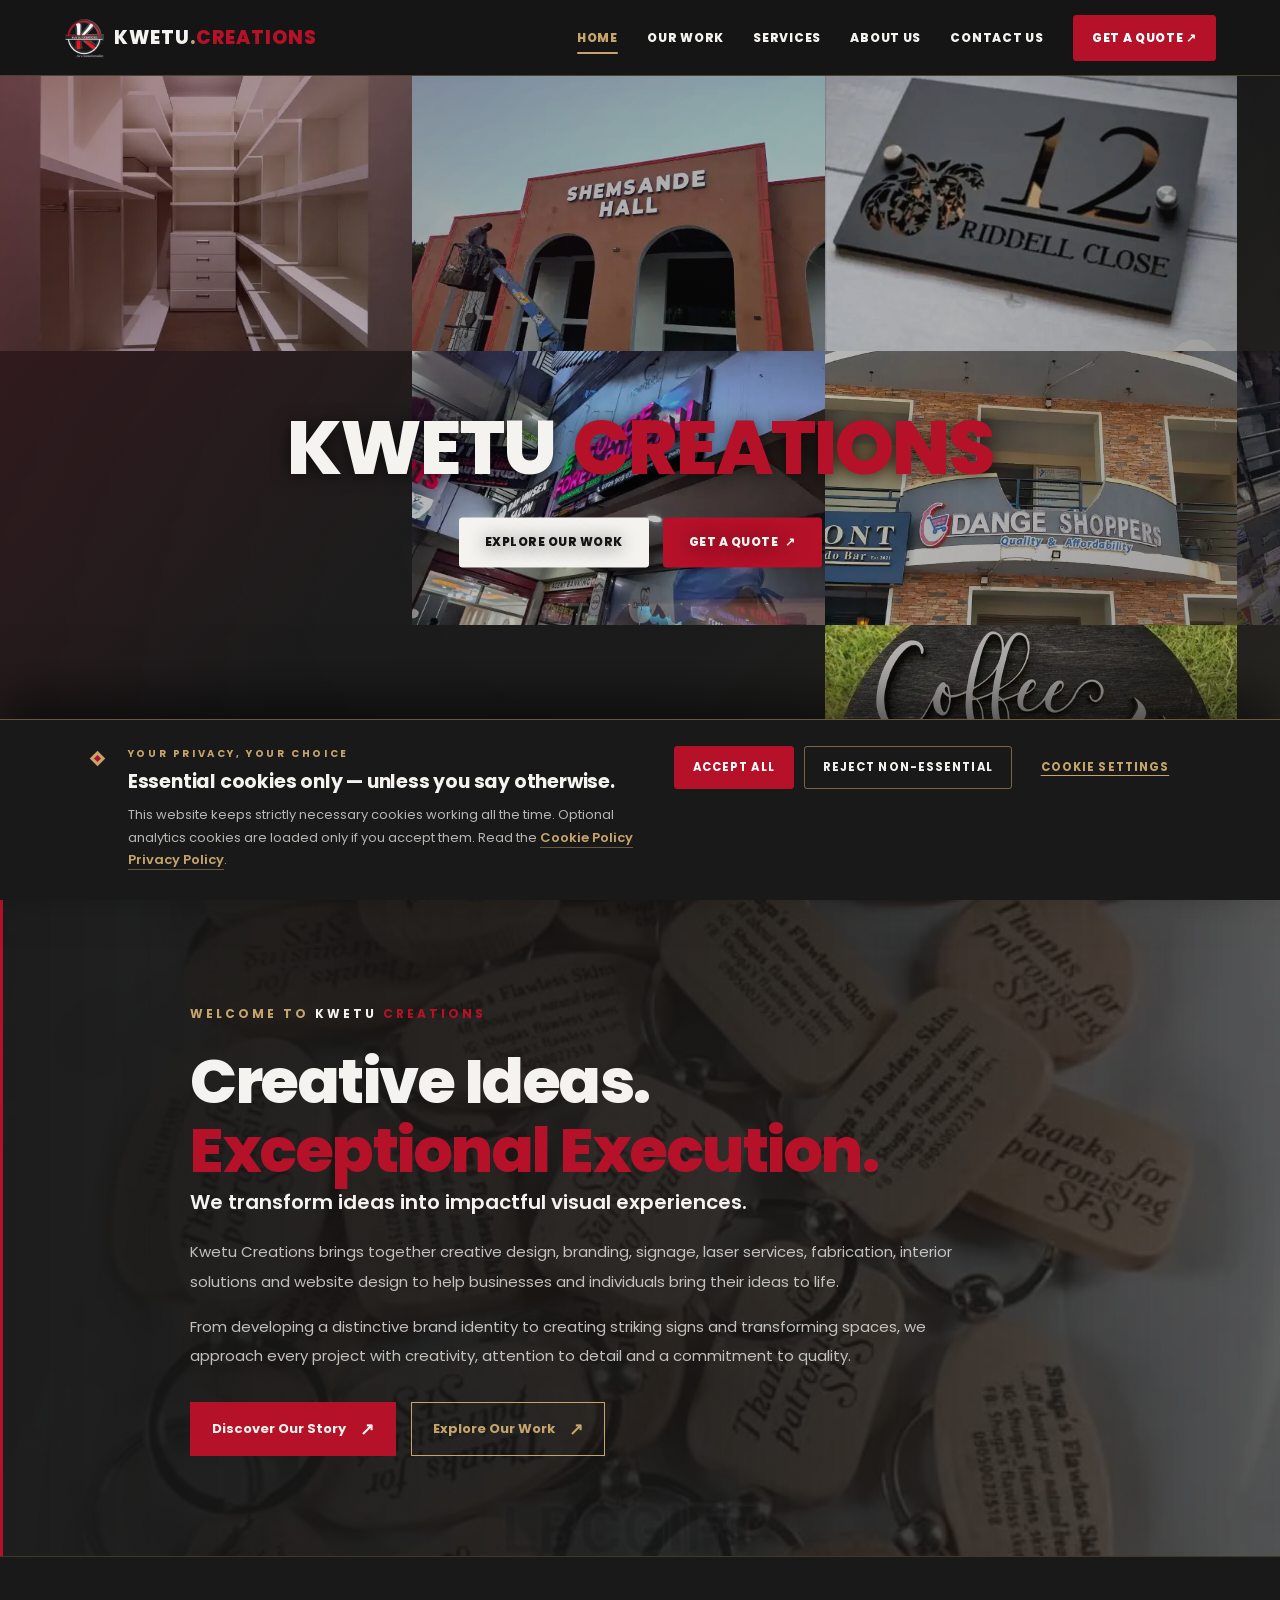
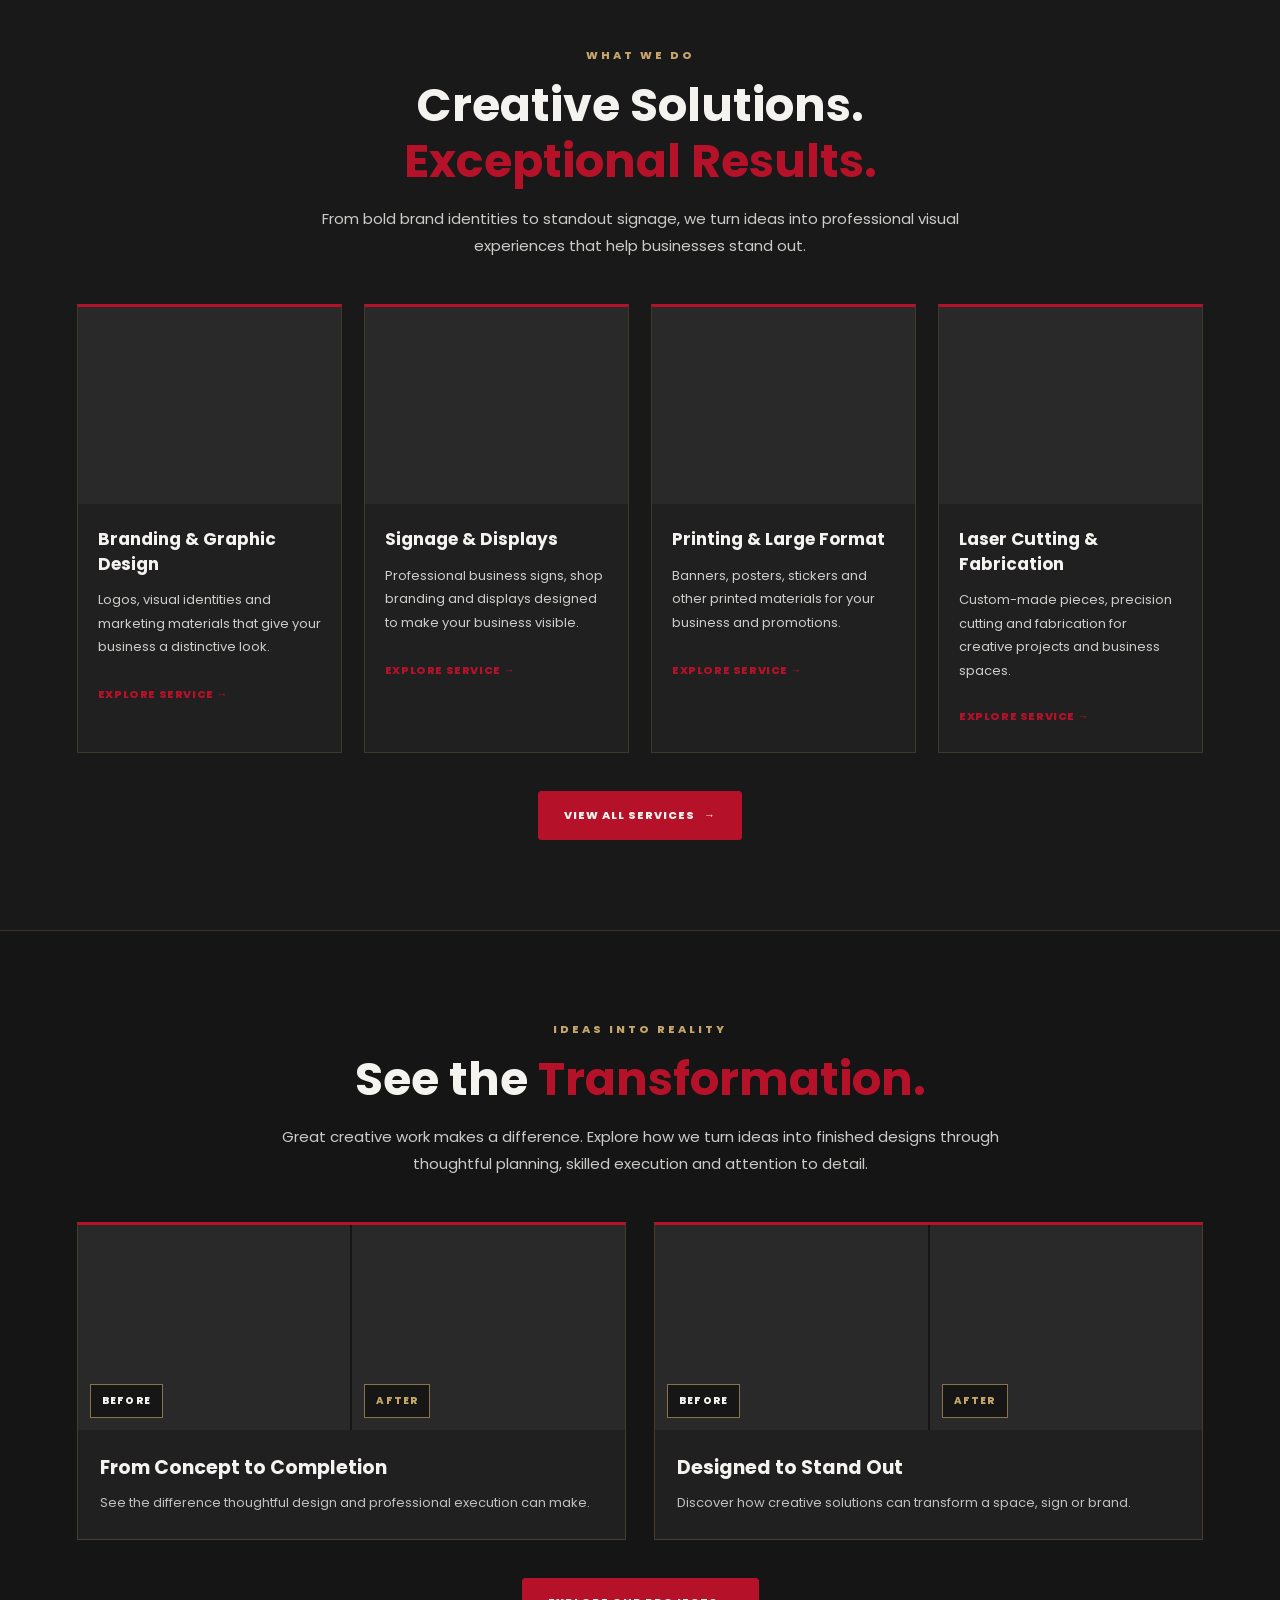
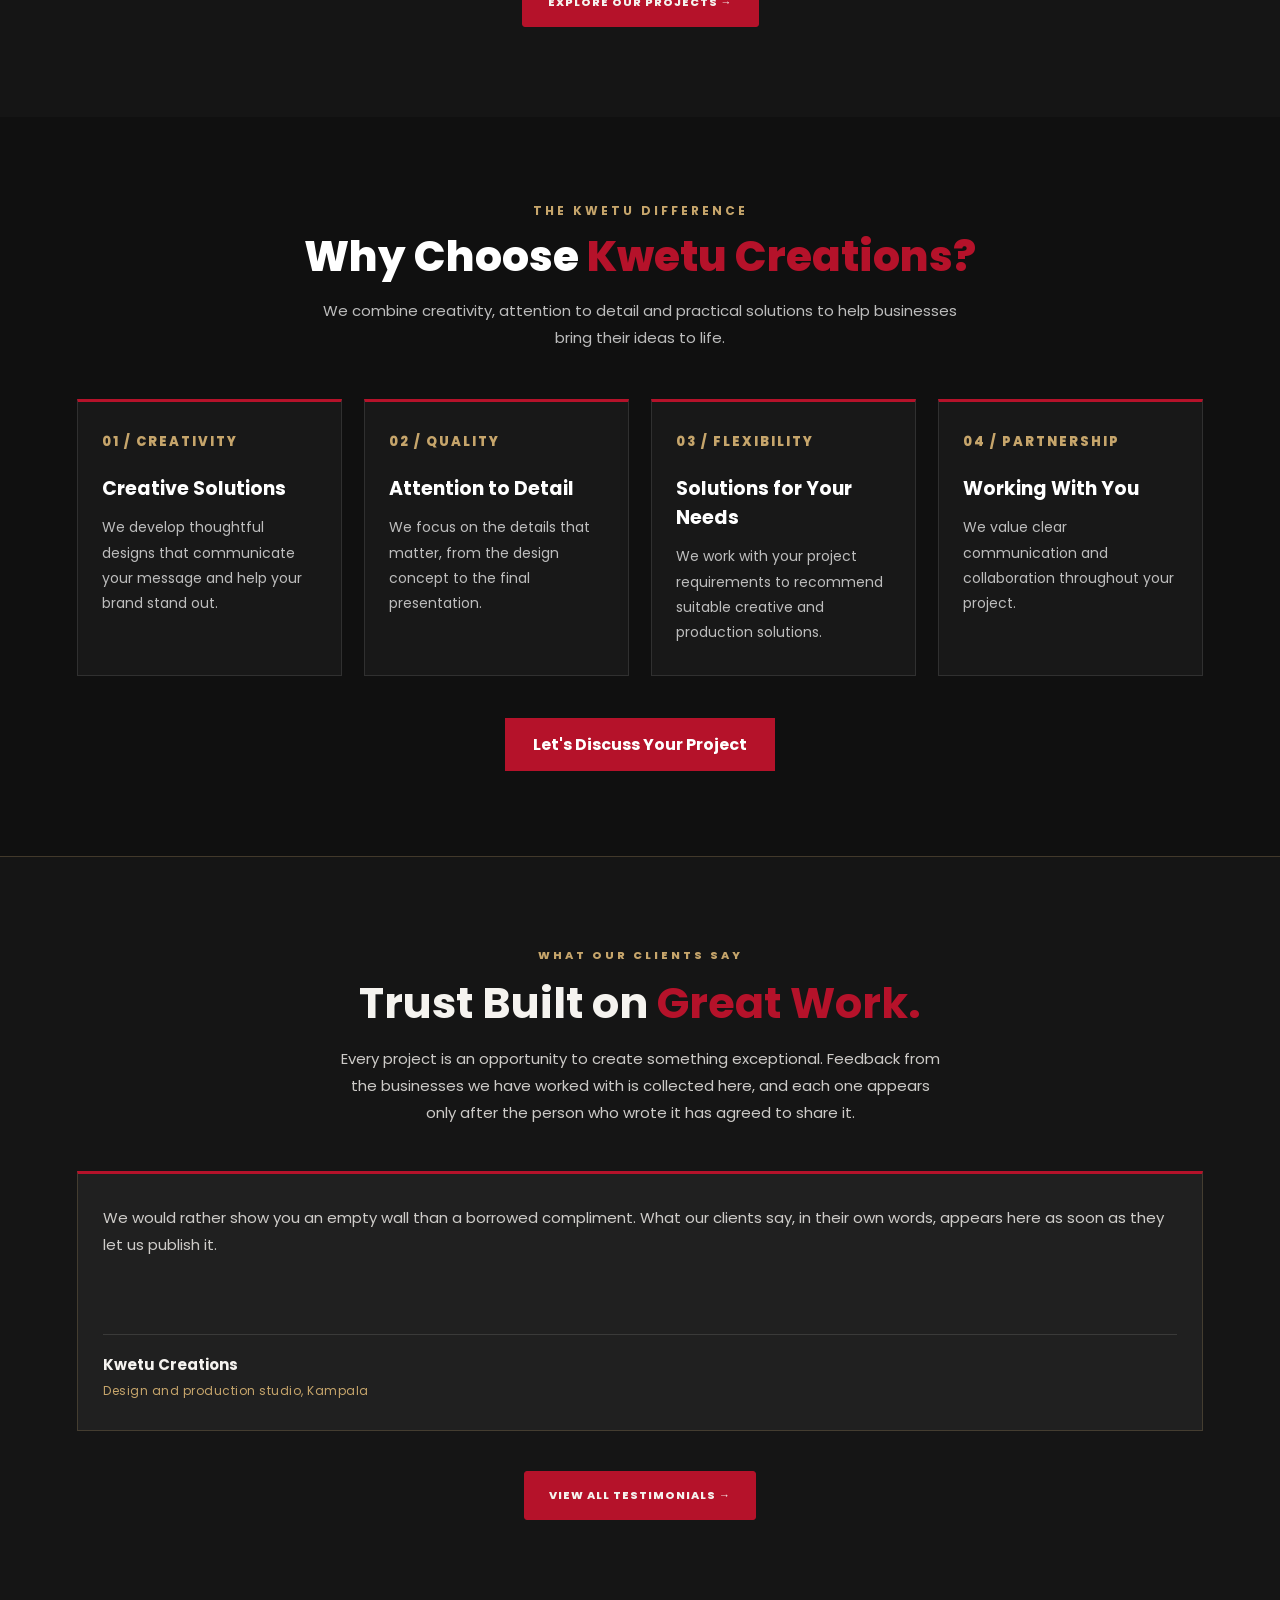
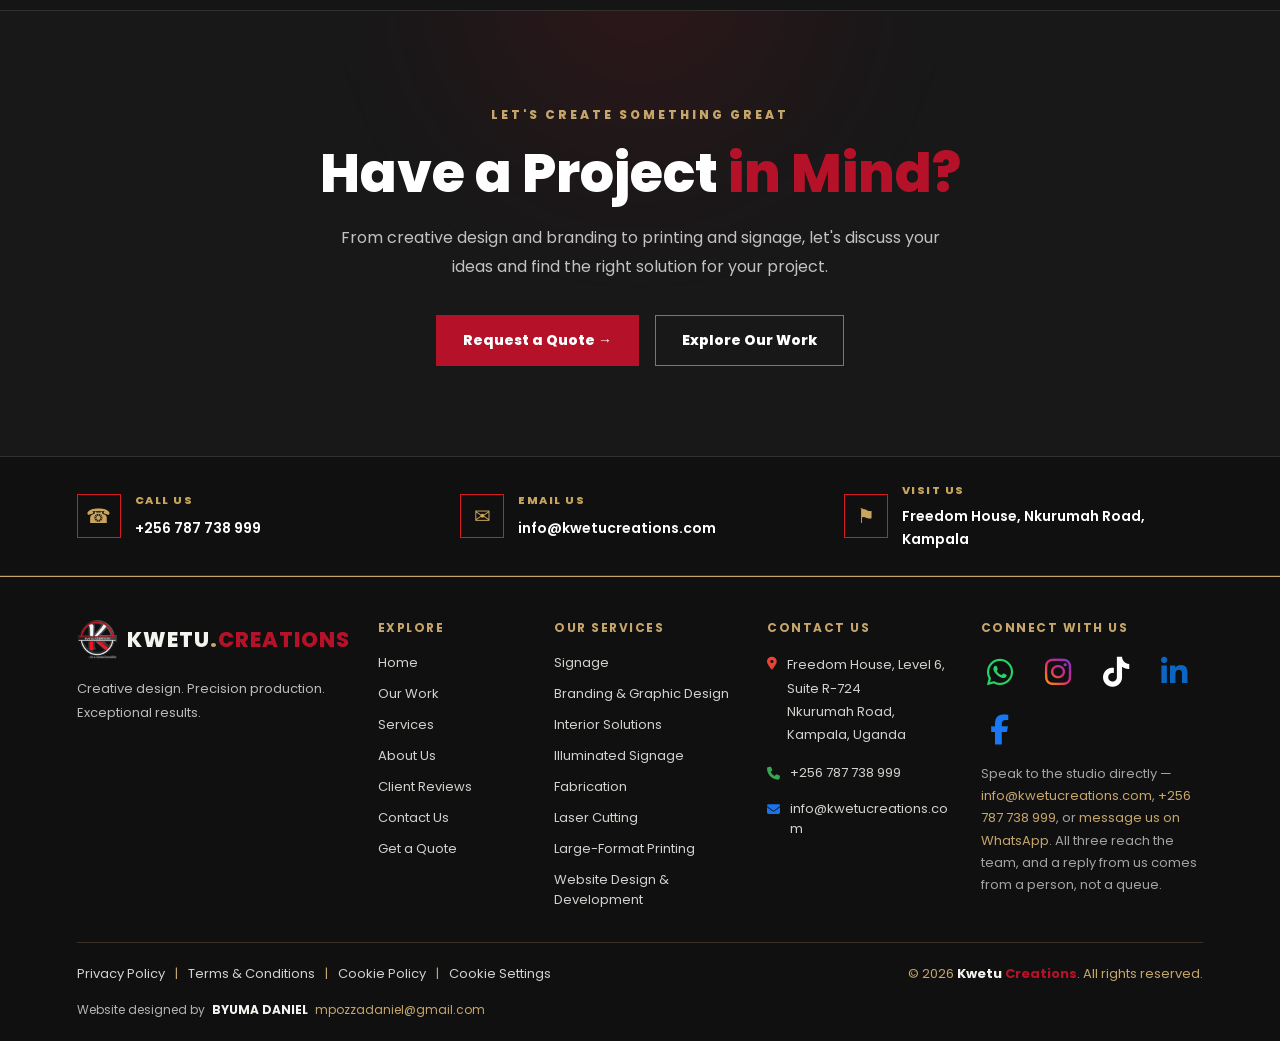
<file: index.html>
<!DOCTYPE html>
<html lang="en">
<head>
  <meta charset="UTF-8">
  <meta name="viewport" content="width=device-width, initial-scale=1.0">
  <meta name="theme-color" content="#151515">
  <!-- The complete homepage is index3.html. This page exists so that a host
       ignoring .htaccess still lands on it instead of showing this hero alone. -->
  <meta http-equiv="refresh" content="0; url=index3.html">

  <title>Kwetu Creations | Signage, Branding &amp; Interior Solutions</title>
  <!-- SEO:BEGIN -->
  <meta name="description" content="Kwetu Creations is a Kampala creative studio producing signage, illuminated displays, branding, large-format printing, laser fabrication and interior solutions.">
  <meta name="robots" content="noindex, follow">
  <!-- SEO:DOMAIN: tools/set-domain.php inserts the canonical link, og:url and og:image here -->
  <meta property="og:type" content="website">
  <meta property="og:site_name" content="Kwetu Creations">
  <meta property="og:locale" content="en_UG">
  <meta property="og:title" content="Kwetu Creations | Signage, Branding &amp; Interior Solutions">
  <meta property="og:description" content="Kwetu Creations is a Kampala creative studio producing signage, illuminated displays, branding, large-format printing, laser fabrication and interior solutions.">
  <meta name="twitter:card" content="summary">
  <meta name="twitter:title" content="Kwetu Creations | Signage, Branding &amp; Interior Solutions">
  <meta name="twitter:description" content="Kwetu Creations is a Kampala creative studio producing signage, illuminated displays, branding, large-format printing, laser fabrication and interior solutions.">
  <link rel="icon" type="image/png" sizes="32x32" href="images/logo/favicon-32.png?v=4">
  <link rel="apple-touch-icon" href="images/logo/apple-touch-icon.png?v=3">
  <!-- SEO:END -->
  <link rel="preconnect" href="https://fonts.googleapis.com">
  <link rel="preconnect" href="https://fonts.gstatic.com" crossorigin>
  <link rel="stylesheet"
        href="https://fonts.googleapis.com/css2?family=Poppins:wght@400;500;600;700;800&display=swap">
  <link rel="stylesheet" href="css/shared.css">
      <link rel="preload" as="style"
        href="https://cdnjs.cloudflare.com/ajax/libs/font-awesome/6.7.2/css/all.min.css"
        onload="this.onload=null;this.rel='stylesheet'">
    <noscript>
        <link rel="stylesheet"
            href="https://cdnjs.cloudflare.com/ajax/libs/font-awesome/6.7.2/css/all.min.css">
    </noscript>

  <style>
    :root {
      --brand-red: #B5122A;
      --brand-red-dark: #8F0E21;
      --brand-gold: #C6A56B;
      --brand-white: #F5F3EF;
      --brand-black: #151515;
      --brand-black-soft: #202020;
      --muted-white: rgba(245,243,239,.82);
    }

    * {
      margin: 0;
      padding: 0;
      box-sizing: border-box;
    }

    html {
      width: 100%;
      min-height: 100%;
      scroll-behavior: smooth;
    }

    body {
      width: 100%;
      min-height: 100%;
      font-family: Arial, Helvetica, sans-serif;
      background: var(--brand-black);
      color: var(--brand-white);
      overflow-x: hidden;
      overflow-y: auto;
    }

    a, button {
      -webkit-tap-highlight-color: transparent;
    }

    a:focus-visible,
    button:focus-visible {
      outline: 2px solid var(--brand-gold);
      outline-offset: 4px;
    }

    /* HERO */

    .hero {
    position: relative;
    isolation: isolate;
    width: 100%;
    height: 100vh;
    height: 100svh;
    min-height: 600px;
    overflow: hidden;
    background: var(--brand-black);
}

/* ========================================
   KWETU CREATIONS — CONTINUOUS HERO MOSAIC
======================================== */

/* Full-screen background wall of project photographs.

   Two rules keep the wall honest:

   1. The rows never slide under the navigation bar. --nav-h is measured
      from the live header by JavaScript, and the mosaic starts below it,
      so all three rows are the same height on screen.

   2. Each row is a single track holding TWO IDENTICAL COPIES of one photo
      sequence. The animation slides the track by exactly the width of one
      copy, measured from the live layout, so the loop restarts on a
      pixel-identical frame: no jump, no gap, no reset.

   On top of that, every tile holds two photographs stacked vertically and
   slides between them on its own random timer, so the wall keeps changing
   while it travels. */

/* The hero owns exactly the space between the bottom of the navigation bar
   and the bottom of the visible window, so all three rows are on screen at
   once and nothing has to be scrolled to see a whole row. --nav-h and
   --viewport-h are measured by JavaScript; the fallbacks keep the wall
   sane for the first frame. */
main.hero {
    margin-top: var(--nav-h, 76px);
    height: calc(var(--viewport-h, 100svh) - var(--nav-h, 76px));
    min-height: 0;
}

.mosaic {
    position: absolute;
    inset: 0;
    z-index: -2;
    display: flex;
    flex-direction: column;
    width: 100%;
    height: 100%;
    overflow: hidden;
    pointer-events: none;
    background: var(--brand-black);
    animation: mosaic-reveal 2.2s ease-out both;
}

/* Three equal rows; each one owns its own speed and direction. */
.image-row {
    display: flex;
    flex: 0 0 33.333333%;
    min-height: 0;
    flex-direction: row;
    align-items: stretch;
    width: max-content;
    gap: 0;
    will-change: transform;
    backface-visibility: hidden;
    animation-name: slide-across;
    animation-timing-function: linear;
    animation-iteration-count: infinite;
    animation-duration: var(--row-duration, 180s);
}

/* normal = photographs travel right to left.
   reverse = the same track played backwards, so photographs travel
   left to right while the loop stays seamless. */
.image-row.row-left {
    animation-direction: normal;
}

.image-row.row-right {
    animation-direction: reverse;
}

.image-tile {
    position: relative;
    flex: 0 0 auto;
    /* +1px / -1px make neighbouring tiles overlap by a hair, so rounding
       a fractional row height or tile width can never open a seam.
       The tile that comes later in the row paints over the overlap. */
    height: calc(100% + 1px);
    margin-right: -1px;
    aspect-ratio: 3 / 2;
    overflow: hidden;
    background: var(--brand-black-soft, #202020);
}

/* The two photographs of one tile, stacked top to bottom. The pair slides
   up to show the second photograph, then back down again. */
.tile-stack {
    position: absolute;
    inset: 0;
    display: flex;
    flex-direction: column;
    will-change: transform;
    backface-visibility: hidden;
    -webkit-backface-visibility: hidden;
    animation-name: slide-up-next;
    animation-timing-function: ease-in-out;
    animation-iteration-count: infinite;
    animation-duration: var(--churn-duration, 12s);
    animation-delay: var(--churn-delay, 0s);
}

.tile-stack img {
    /* Out of flow on purpose: an in-flow img lets its intrinsic height
       push the tile (and therefore the row) far past 1/3 of the hero
       through flexbox min-height:auto. */
    flex: 0 0 100%;
    display: block;
    width: 100%;
    height: 100%;
    min-height: 0;
    object-fit: cover;
    object-position: center;
    filter: brightness(1.12) contrast(1.1) saturate(1.1);
    backface-visibility: hidden;
    -webkit-backface-visibility: hidden;
}

@keyframes slide-across {
    from {
        transform: translate3d(0, 0, 0);
    }

    to {
        transform: translate3d(calc(-1 * var(--slide-distance, 0px)), 0, 0);
    }
}

/* Hold on the first photograph, slide up to the second, hold, slide back.
   The per-tile animation-delay set in JavaScript staggers every tile. */
@keyframes slide-up-next {
    0%, 45% {
        transform: translateY(0);
    }

    50%, 95% {
        transform: translateY(-100%);
    }

    100% {
        transform: translateY(0);
    }
}

/* One-time fade-in of the whole wall, like the reference. */
@keyframes mosaic-reveal {
    from {
        opacity: .02;
    }

    to {
        opacity: 1;
    }
}

/* Reduced motion: the wall is still full-bleed, it simply does not move. */
@media (prefers-reduced-motion: reduce) {
    .mosaic,
    .image-row,
    .tile-stack {
        animation: none;
    }
}
/* DARK BRAND OVERLAY */

    .overlay {
      position: absolute;
      z-index: -1;
      inset: 0;
      pointer-events: none;
      background:
        linear-gradient(
          135deg,
          rgba(181,18,42,.20),
          transparent 42%
        ),
        linear-gradient(
          315deg,
          rgba(198,165,107,.09),
          transparent 40%
        ),
        radial-gradient(
          circle at center,
          rgba(21,21,21,.57) 0%,
          rgba(21,21,21,.80) 100%
        );
    }

    /* NAVIGATION BAR */

    .logo {
      display: inline-flex;
      align-items: center;
      flex: 0 0 auto;
    }

    .logo img {
      display: block;
      width: auto;
      height: 48px;
      max-width: 190px;
      object-fit: contain;
    }

    .nav-links {
      position: absolute;
      left: 50%;
      transform: translateX(-50%);
      display: flex;
      align-items: center;
      justify-content: center;
      gap: clamp(16px, 2.6vw, 38px);
      white-space: nowrap;
    }

    .nav-links a {
      color: var(--brand-white);
      font-size: 12px;
      font-weight: 800;
      text-decoration: none;
      text-transform: uppercase;
      letter-spacing: 1px;
      transition: color .25s ease;
    }

    .nav-links a:hover,
    .nav-links a[aria-current="page"] {
      color: var(--brand-gold);
    }

    /* MOBILE MENU BUTTON: HIDDEN ON DESKTOP */

    .menu-toggle {
      display: none;
      align-items: center;
      justify-content: center;
      flex-direction: column;
      gap: 5px;
      width: 44px;
      height: 44px;
      flex: 0 0 44px;
      border: 1px solid rgba(245,243,239,.28);
      border-radius: 4px;
      background: rgba(21,21,21,.85);
      color: var(--brand-white);
      cursor: pointer;
    }

    .menu-toggle span {
      display: block;
      width: 20px;
      height: 2px;
      border-radius: 2px;
      background: currentColor;
      transition: transform .25s ease, opacity .25s ease;
    }

    .menu-toggle[aria-expanded="true"] span:first-child {
      transform: translateY(7px) rotate(45deg);
    }

    .menu-toggle[aria-expanded="true"] span:nth-child(2) {
      opacity: 0;
    }

    .menu-toggle[aria-expanded="true"] span:last-child {
      transform: translateY(-7px) rotate(-45deg);
    }

    /* HEADER QUOTE BUTTON */

    .contact {
      display: inline-flex;
      align-items: center;
      justify-content: center;
      gap: 7px;
      padding: 13px 20px;
      background: var(--brand-red);
      color: var(--brand-white);
      text-decoration: none;
      text-transform: uppercase;
      font-size: 11px;
      font-weight: 800;
      letter-spacing: .7px;
      border: 1px solid var(--brand-red);
      border-radius: 3px;
      white-space: nowrap;
      transition:
        background .25s ease,
        border-color .25s ease,
        transform .25s ease;
    }

    .contact:hover {
      background: var(--brand-red-dark);
      border-color: var(--brand-gold);
      transform: translateY(-2px);
    }

    /* MAIN HERO CONTENT */

    .hero-content {
      position: absolute;
      z-index: 3;
      top: 50%;
      left: 50%;
      transform: translate(-50%, -50%);
      width: min(90%, 780px);
      text-align: center;
      text-shadow: 0 2px 18px rgba(0,0,0,.65);
    }

    .hero-logo {
      display: flex;
      justify-content: center;
      align-items: center;
      margin-bottom: 20px;
    }

    .hero-logo img {
      display: block;
      width: 128px;
      max-width: 48vw;
      height: auto;
      object-fit: contain;
    }

    .eyebrow {
      margin-bottom: 16px;
      color: var(--brand-gold);
      font-size: 11px;
      font-weight: 800;
      letter-spacing: 3px;
      text-transform: uppercase;
    }

    .hero-content h1 {
      color: var(--brand-white);
      font-size: clamp(40px, 6vw, 76px);
      font-weight: 400;
      letter-spacing: -2px;
      line-height: 1.04;
      overflow-wrap: anywhere;
    }

    .hero-content h1 span {
      color: var(--brand-red);
      font-weight: 800;
    }

    .hero-content p {
      max-width: 600px;
      margin: 22px auto 30px;
      color: var(--muted-white);
      font-size: 16px;
      line-height: 1.75;
    }

    /* HERO BUTTONS */

    .buttons {
      display: flex;
      justify-content: center;
      align-items: center;
      gap: 14px;
      flex-wrap: wrap;
    }

    .btn {
      display: inline-flex;
      align-items: center;
      justify-content: center;
      gap: 7px;
      min-height: 50px;
      padding: 15px 25px;
      text-decoration: none;
      font-size: 12px;
      font-weight: 800;
      letter-spacing: .5px;
      text-transform: uppercase;
      border: 1px solid transparent;
      border-radius: 3px;
      transition:
        background .25s ease,
        color .25s ease,
        border-color .25s ease,
        transform .25s ease;
    }

    .btn:hover {
      transform: translateY(-3px);
    }

    .btn-light {
      background: var(--brand-white);
      color: var(--brand-black);
      border-color: var(--brand-white);
    }

    .btn-light:hover {
      background: var(--brand-gold);
      border-color: var(--brand-gold);
      color: var(--brand-black);
    }

    .btn-red {
      background: var(--brand-red);
      color: var(--brand-white);
      border-color: var(--brand-red);
    }

    .btn-red:hover {
      background: var(--brand-red-dark);
      border-color: var(--brand-gold);
    }

    /* BOTTOM TEXT */

    .bottom-label {
      position: absolute;
      z-index: 3;
      bottom: 25px;
      left: 50%;
      transform: translateX(-50%);
      width: 90%;
      text-align: center;
      color: rgba(245,243,239,.78);
      font-size: 11px;
      letter-spacing: 1px;
      text-transform: uppercase;
    }

    .bottom-label span {
      margin-left: 7px;
      color: var(--brand-gold);
      font-size: 19px;
    }

    /* SMALL DESKTOPS AND TABLETS */

    @media (max-width: 900px) {
      .navbar {
        padding-right: 4%;
        padding-left: 4%;
        gap: 16px;
      }

      .logo img {
        height: 42px;
        max-width: 145px;
      }

      .nav-links {
        gap: 16px;
      }

      .nav-links a {
        font-size: 10px;
        letter-spacing: .5px;
      }

      .contact {
        padding: 12px 14px;
        font-size: 10px;
      }
    }

    /* TABLET AND MOBILE NAVIGATION */

    @media (max-width: 760px) {
      .navbar {
        min-height: 76px;
        padding: 13px 5%;
        gap: 10px;
        flex-wrap: nowrap;
      }

      .logo img {
        height: 40px;
        max-width: 145px;
      }

      .menu-toggle {
        display: inline-flex;
        margin-left: auto;
      }

      .contact {
        padding: 11px 13px;
        font-size: 10px;
      }

      .nav-links {
        position: absolute;
        top: calc(100% - 1px);
        left: auto;
        right: 5%;
        transform: none;
        display: none;
        flex-direction: column;
        align-items: stretch;
        justify-content: flex-start;
        gap: 0;
        width: min(290px, 90vw);
        padding: 8px;
        white-space: normal;
        background: rgba(21,21,21,.98);
        border: 1px solid rgba(198,165,107,.35);
        border-radius: 4px;
        box-shadow: 0 16px 35px rgba(0,0,0,.35);
      }

      .nav-links.is-open {
        display: flex;
      }

      .nav-links a {
        display: block;
        width: 100%;
        padding: 15px 13px;
        font-size: 12px;
        letter-spacing: 1px;
        border-bottom: 1px solid rgba(245,243,239,.09);
      }

      .nav-links a:last-child {
        border-bottom: 0;
      }

      .nav-links a:hover {
        background: rgba(198,165,107,.08);
      }

      .hero {
        min-height: 620px;
      }

      .hero-content {
        width: 90%;
      }

      .hero-content h1 {
        font-size: clamp(38px, 8vw, 58px);
        letter-spacing: -1.3px;
      }

      .hero-content p {
        max-width: 540px;
        margin: 18px auto 24px;
        font-size: 15px;
      }

      .hero-logo img {
        width: 100px;
      }

      .eyebrow {
        font-size: 10px;
        letter-spacing: 2px;
      }

      .btn {
        padding: 14px 18px;
        font-size: 11px;
      }
    }

    /* MOBILE PHONES */

    @media (max-width: 480px) {
      .hero {
        height: 100svh;
        min-height: 700px;
      }

      .navbar {
        min-height: 68px;
        padding: 12px 4%;
        gap: 8px;
      }

      .logo img {
        height: 34px;
        max-width: 115px;
      }

      .menu-toggle {
        width: 40px;
        height: 40px;
        flex-basis: 40px;
      }

      .contact {
        padding: 10px 9px;
        font-size: 9px;
        letter-spacing: .3px;
      }

      .nav-links {
        right: 4%;
      }

      .hero-content {
        top: 51%;
        width: 92%;
      }

      .hero-logo {
        margin-bottom: 13px;
      }

      .hero-logo img {
        width: 78px;
        max-width: 30vw;
      }

      .eyebrow {
        margin-bottom: 13px;
        font-size: 9px;
        letter-spacing: 1.8px;
      }

      .hero-content h1 {
        font-size: clamp(34px, 9.5vw, 46px);
        letter-spacing: -1px;
        line-height: 1.12;
      }

      .hero-content p {
        max-width: 360px;
        margin: 17px auto 23px;
        font-size: 14px;
        line-height: 1.7;
      }

      .buttons {
        flex-direction: column;
        align-items: stretch;
        gap: 11px;
        width: min(100%, 280px);
        margin: 0 auto;
      }

      .btn {
        width: 100%;
        min-height: 48px;
        padding: 14px 12px;
        font-size: 10px;
      }

      .bottom-label {
        bottom: 15px;
        width: 92%;
        font-size: 9px;
        letter-spacing: .6px;
      }
    }

    /* EXTRA-SHORT SCREENS */

    @media (max-height: 650px) and (min-width: 481px) {
      .hero {
        min-height: 600px;
      }

      .hero-content {
        top: 53%;
      }

      .hero-logo {
        margin-bottom: 10px;
      }

      .hero-logo img {
        width: 85px;
      }

      .hero-content p {
        margin: 13px auto 18px;
      }
    }

    /* REDUCE MOTION WHEN REQUESTED */

    @media (prefers-reduced-motion: reduce) {
      html {
        scroll-behavior: auto;
      }

      .mosaic,

      .image-row {

        animation: none;

      }

      .image-tile img,
      .btn,
      .contact,
      .menu-toggle span {
        transition-duration: .01ms;
      }
    }
  </style>
</head>

<body>
  <div id="site-header">
  <!-- KWETU:CHROME:SITE-HEADER:BEGIN -->
  <header class="navbar">
      <a href="./" class="logo">
          <img class="logo-mark" src="images/logo/mark.webp?v=3" alt="" width="120" height="120">
          <span class="logo-kwetu">KWETU</span><span class="logo-dot">.</span>
          <span class="logo-creations">CREATIONS</span>
      </a>
  
      <button
          class="menu-toggle"
          id="menu-toggle"
          type="button"
          aria-label="Open navigation menu"
          aria-controls="main-navigation"
          aria-expanded="false">
          <span></span>
          <span></span>
          <span></span>
      </button>
  
      <nav class="nav-links" id="main-navigation" aria-label="Main navigation">
          <a href="./" data-page="index3.html">Home</a>
          <a href="portfolio.html" data-page="portfolio.html">Our Work</a>
          <a href="services.html" data-page="services.html">Services</a>
          <a href="about.html" data-page="about.html">About Us</a>
         <a href="contact.html" data-page="contact.html">Contact Us</a>
          <a href="quote-request.html" class="nav-quote" data-page="quote-request.html">Get a Quote ↗</a>
          
      </nav>
  </header>
  <!-- KWETU:CHROME:SITE-HEADER:END -->
</div>
  <main class="hero">
    <div class="mosaic" id="mosaic" aria-hidden="true"></div>
    <div class="overlay" aria-hidden="true"></div>
    <section class="hero-content">

      <div class="eyebrow">Creative studio · Uganda</div>

      <h1>Kwetu <span>Creations</span></h1>

      <p>
        We create distinctive signs, powerful brand identities and
        visual experiences that help businesses stand out.
      </p>

      <div class="buttons">
        <a href="portfolio.html" class="btn btn-light">
          Explore our work
        </a>

        <a href="quote-request.html" class="btn btn-red">
          Get a Quote <span aria-hidden="true">↗</span>
        </a>
      </div>
    </section>

    <div class="bottom-label">
      Creative thinking. Exceptional execution.
      <span aria-hidden="true">⌄</span>
    </div>
  </main>
  <div id="site-footer">
  <!-- KWETU:CHROME:SITE-FOOTER:BEGIN -->
  <footer class="site-footer">
  
      <div class="footer-top">
          <div class="footer-brand">
              <a href="./" class="footer-logo">
                  <img class="footer-logo-mark" src="images/logo/mark.webp?v=3" alt="" width="120" height="120">
                  <span class="logo-kwetu">KWETU</span><span class="logo-dot">.</span>
                  <span class="logo-creations">CREATIONS</span>
              </a>
  
              <p class="footer-tagline">
                  Creative design. Precision production. Exceptional results.
              </p>
          </div>
  
          <div class="footer-explore">
              <h3>EXPLORE</h3>
              <a href="./" data-page="index3.html">Home</a>
              <a href="portfolio.html" data-page="portfolio.html">Our Work</a>
              <a href="services.html" data-page="services.html">Services</a>
              <a href="about.html" data-page="about.html">About Us</a>
              <a href="testimonials.html" data-page="testimonials.html">Client Reviews</a>
              <a href="contact.html" data-page="contact.html">Contact Us</a>
              <a href="quote-request.html" data-page="quote-request.html">Get a Quote</a>
          </div>
          <div class="footer-services">
                  <h3>OUR SERVICES</h3>
                  <a href="services.html#signage">Signage</a>
                  <a href="services.html#branding">Branding &amp; Graphic Design</a>
                  <a href="services.html#interiors">Interior Solutions</a>
                  <a href="services.html#illuminated-signage">Illuminated Signage</a>
                  <a href="services.html#fabrication">Fabrication</a>
                  <a href="services.html#laser-cutting">Laser Cutting</a>
                  <a href="services.html#large-format-printing">Large-Format Printing</a>
                  <a href="services.html#web-design">Website Design &amp; Development</a>
              </div>
  
              <div class="footer-contact">
                  <h3>CONTACT US</h3>
  
              <div class="footer-contact-item">
                  <i class="fa-solid fa-location-dot" aria-hidden="true"></i>
                  <address>
                      Freedom House, Level 6, Suite R-724<br>
                      Nkurumah Road, Kampala, Uganda
                     
                  </address>
              </div>
  
              <div class="footer-contact-item">
                  <i class="fa-solid fa-phone" aria-hidden="true"></i>
                  <a href="tel:+256787738999">+256 787 738 999</a>
              </div>
              
              <div class="footer-contact-item">
                  <i class="fas fa-envelope" aria-hidden="true"></i>
                  <a href="mailto:info@kwetucreations.com">
                      info@kwetucreations.com
                  </a>
              </div>
  
          </div>
  
          <div class="footer-social">
              <h3>CONNECT WITH US</h3>
  
              <div class="social-icons-container">
                  <a class="icon-link whatsapp"
                     href="https://wa.me/256787738999?text=Hello%20Kwetu%20Creations%2C%20I%20would%20like%20to%20ask%20about%20your%20services."
                     target="_blank" rel="noopener"
                     aria-label="Message the studio on WhatsApp"
                     title="Message the studio on WhatsApp">
                      <i class="fa-brands fa-whatsapp" aria-hidden="true"></i>
                  </a>
                  <span class="icon-link instagram" role="img"
                        aria-label="Instagram" title="Instagram">
                      <i class="fa-brands fa-instagram" aria-hidden="true"></i>
                  </span>
                  <span class="icon-link tiktok" role="img"
                        aria-label="TikTok" title="TikTok">
                      <i class="fa-brands fa-tiktok" aria-hidden="true"></i>
                  </span>
                  <span class="icon-link linkedin" role="img"
                        aria-label="LinkedIn" title="LinkedIn">
                      <i class="fa-brands fa-linkedin-in" aria-hidden="true"></i>
                  </span>
                  <span class="icon-link facebook" role="img"
                        aria-label="Facebook" title="Facebook">
                      <i class="fa-brands fa-facebook-f" aria-hidden="true"></i>
                  </span>
              </div>
  
              <p class="footer-social-note">
                  Speak to the studio directly —
                  <a href="mailto:info@kwetucreations.com">info@kwetucreations.com</a>,
                  <a href="tel:+256787738999">+256 787 738 999</a>,
                  or
                  <a href="https://wa.me/256787738999?text=Hello%20Kwetu%20Creations%2C%20I%20would%20like%20to%20ask%20about%20your%20services."
                     target="_blank" rel="noopener">message us on WhatsApp</a>.
                  All three reach the team, and a reply from us comes from a
                  person, not a queue.
              </p>
  
          </div>
          
      </div>
  
      <div class="footer-bottom">
          <div class="footer-legal-links">
              <a href="privacy-policy.html">Privacy Policy</a>
              <span>|</span>
              <a href="terms-and-conditions.html">Terms &amp; Conditions</a>
              <span>|</span>
              <a href="cookie-policy.html">Cookie Policy</a>
              <span>|</span>
              <button type="button" data-cookie-settings
                      aria-haspopup="dialog">Cookie Settings</button>
          </div>
  
          <p class="footer-copyright">
              &copy; <span id="year"></span>
              <span class="footer-kwetu">Kwetu</span>
              <span class="footer-creations">Creations</span>.
              All rights reserved.
          </p>
  
          <div class="footer-designer">
              <span>Website designed by</span>
              <strong>BYUMA DANIEL</strong>
              <a href="https://mail.google.com/mail/?view=cm&amp;fs=1&amp;to=mpozzadaniel@gmail.com"
                 target="_blank" rel="noopener noreferrer">
                  mpozzadaniel@gmail.com
              </a>
          </div>
      </div>
  
  </footer>
  <!-- KWETU:CHROME:SITE-FOOTER:END -->
</div>
  <script>
    // MOVING IMAGE MOSAIC
    const mosaic = document.getElementById("mosaic");
    const headerSlot = document.getElementById("site-header");

    // The wall draws from images/webp/hero: one small WebP copy of every
    // unique photograph in the project - the images folder and every
    // subfolder (branding, fabrication, interiors, signages). Byte-identical
    // copies stored under two names are listed once, and blue.jpeg is left
    // out because it is an empty file.
    // Keep the exact letter casing - hosting servers treat .JPG and
    // .jpg as different files.
    const photos = [
        "images/webp/hero/abc.webp",
        "images/webp/hero/abdec.webp",
        "images/webp/hero/adt.webp",
        "images/webp/hero/allumin.webp",
        "images/webp/hero/ami.webp",
        "images/webp/hero/apa.webp",
        "images/webp/hero/as.webp",
        "images/webp/hero/ash.webp",
        "images/webp/hero/aut.webp",
        "images/webp/hero/bab.webp",
        "images/webp/hero/bank.webp",
        "images/webp/hero/bar.webp",
        "images/webp/hero/bef.webp",
        "images/webp/hero/ber.webp",
        "images/webp/hero/bfc.webp",
        "images/webp/hero/bk.webp",
        "images/webp/hero/bld.webp",
        "images/webp/hero/brand.webp",
        "images/webp/hero/branding/spice.webp",
        "images/webp/hero/ced.webp",
        "images/webp/hero/chi.webp",
        "images/webp/hero/chri.webp",
        "images/webp/hero/cit.webp",
        "images/webp/hero/coos.webp",
        "images/webp/hero/cos.webp",
        "images/webp/hero/dac.webp",
        "images/webp/hero/das.webp",
        "images/webp/hero/eat.webp",
        "images/webp/hero/ec.webp",
        "images/webp/hero/eng.webp",
        "images/webp/hero/execu.webp",
        "images/webp/hero/ext.webp",
        "images/webp/hero/eyedrop.webp",
        "images/webp/hero/fer.webp",
        "images/webp/hero/fish.webp",
        "images/webp/hero/fshd.webp",
        "images/webp/hero/ged.webp",
        "images/webp/hero/gob.webp",
        "images/webp/hero/goe.webp",
        "images/webp/hero/gogo.webp",
        "images/webp/hero/gol.webp",
        "images/webp/hero/got.webp",
        "images/webp/hero/hall.webp",
        "images/webp/hero/heart.webp",
        "images/webp/hero/her.webp",
        "images/webp/hero/het.webp",
        "images/webp/hero/hold.webp",
        "images/webp/hero/hos.webp",
        "images/webp/hero/hus.webp",
        "images/webp/hero/inn.webp",
        "images/webp/hero/interior-3.webp",
        "images/webp/hero/interiors/coff.webp",
        "images/webp/hero/interiors/exit.webp",
        "images/webp/hero/interiors/good.webp",
        "images/webp/hero/interiors/interior-1.webp",
        "images/webp/hero/interiors/interior-2.webp",
        "images/webp/hero/interiors/interior4.webp",
        "images/webp/hero/interiors/shoe.webp",
        "images/webp/hero/interiors/studio.webp",
        "images/webp/hero/isu.webp",
        "images/webp/hero/jem.webp",
        "images/webp/hero/jiu.webp",
        "images/webp/hero/kamp.webp",
        "images/webp/hero/keon.webp",
        "images/webp/hero/ker.webp",
        "images/webp/hero/kfc.webp",
        "images/webp/hero/kio.webp",
        "images/webp/hero/kis.webp",
        "images/webp/hero/kol.webp",
        "images/webp/hero/lio.webp",
        "images/webp/hero/lou.webp",
        "images/webp/hero/loun.webp",
        "images/webp/hero/mark.webp",
        "images/webp/hero/melt.webp",
        "images/webp/hero/mer.webp",
        "images/webp/hero/mind.webp",
        "images/webp/hero/mon.webp",
        "images/webp/hero/mor.webp",
        "images/webp/hero/mot.webp",
        "images/webp/hero/muki.webp",
        "images/webp/hero/nar.webp",
        "images/webp/hero/nex.webp",
        "images/webp/hero/nic.webp",
        "images/webp/hero/nio.webp",
        "images/webp/hero/noe.webp",
        "images/webp/hero/noi.webp",
        "images/webp/hero/noor.webp",
        "images/webp/hero/noto.webp",
        "images/webp/hero/ope.webp",
        "images/webp/hero/oui.webp",
        "images/webp/hero/palm.webp",
        "images/webp/hero/pet.webp",
        "images/webp/hero/pharm.webp",
        "images/webp/hero/place.webp",
        "images/webp/hero/pod.webp",
        "images/webp/hero/poe.webp",
        "images/webp/hero/saun.webp",
        "images/webp/hero/sch.webp",
        "images/webp/hero/sew.webp",
        "images/webp/hero/sey.webp",
        "images/webp/hero/sho.webp",
        "images/webp/hero/signages/signage-2.webp",
        "images/webp/hero/sky.webp",
        "images/webp/hero/sool.webp",
        "images/webp/hero/teardrop.webp",
        "images/webp/hero/tra.webp",
        "images/webp/hero/tri.webp",
        "images/webp/hero/tv.webp",
        "images/webp/hero/uni.webp",
        "images/webp/hero/vd.webp",
        "images/webp/hero/vibe.webp",
        "images/webp/hero/vie.webp",
        "images/webp/hero/vir.webp",
        "images/webp/hero/vis.webp",
        "images/webp/hero/vsve.webp",
        "images/webp/hero/wall.webp",
        "images/webp/hero/wat.webp",
        "images/webp/hero/west.webp"
    ];

    // Row 1 and row 3 run right to left, row 2 runs left to right.
    // secondsPerTile sets each row's own pace, so no two rows match.
    const ROWS = [
        { direction: "left", secondsPerTile: 9 },
        { direction: "right", secondsPerTile: 14 },
        { direction: "left", secondsPerTile: 21 }
    ];

    // How long one tile takes to show its second photograph and come back.
    const CHURN_SECONDS = 12;

    // Tiles this far past the right edge of the window are not looked at for
    // most of a loop, so their photographs are held back until the row has
    // travelled that far. It keeps the first paint light without ever
    // showing an empty tile.
    const LOAD_AHEAD = 4;

    // One tile is re-dealt at most this often. Fast enough that the wall
    // works through the whole pool in about a minute of watching, slow
    // enough that it is not a download.
    const SWAP_INTERVAL = 2500;

    // One copy of a row's sequence. Long enough that the wall never feels
    // like a short loop, short enough to stay light on phones.
    function tilesPerCopy() {
        const width = window.innerWidth;

        if (width >= 1000) return 14;
        if (width >= 700) return 11;
        return 9;
    }

    function shuffled(list) {
        const copy = [...list];

        for (let i = copy.length - 1; i > 0; i--) {
            const j = Math.floor(Math.random() * (i + 1));
            [copy[i], copy[j]] = [copy[j], copy[i]];
        }

        return copy;
    }

    // DEALING
    //
    // The pool is shuffled once, when the wall is built, and from then on the
    // photographs are handed out in that fixed order from a single pointer
    // that walks forward and wraps around. The wall is a sequence a visitor
    // can follow instead of random noise, and because the pointer only ever
    // moves forward, nothing can be skipped or dealt twice.
    //
    // `live` holds the photographs mounted right now, so the pointer steps
    // over them: no two tiles can show the same photograph at the same time.
    let sequence = [];
    let cursor = 0;
    const live = new Set();

    // Photographs mounted since the wall was last built. Once every
    // photograph has had its turn the wall stops dealing, so a long visit
    // never turns a decorative background into an open-ended download.
    const everDealt = new Set();

    function nextPhoto() {
        for (let step = 0; step < photos.length; step++) {
            const src = sequence[cursor];

            cursor = (cursor + 1) % photos.length;

            if (!live.has(src)) return src;
        }

        // Nothing is free: the pool is smaller than the wall, so repeating
        // beats leaving a tile empty.
        const last = sequence[cursor];

        cursor = (cursor + 1) % photos.length;

        return last;
    }

    function dealPair() {
        const pair = { a: nextPhoto(), b: nextPhoto() };

        live.add(pair.a);
        live.add(pair.b);
        everDealt.add(pair.a);
        everDealt.add(pair.b);

        return pair;
    }

    function retirePair(pair) {
        live.delete(pair.a);
        live.delete(pair.b);
    }

    // rowState[row] is one pair per tile position. Both copies of a row
    // always show the same pair, which is what keeps the loop restart
    // invisible.
    let rowState = [];

    // The measured width of one tile, per row, used to work out what is off
    // screen at any moment.
    const tileWidths = [];
    let mountTimer = null;

    // The navigation bar is fixed, so the hero has to start below it and
    // stop at the bottom of the visible window. Measuring beats guessing:
    // the bar changes height when it wraps and 100vh on a phone includes
    // browser toolbars that cover the bottom row.
    function syncChromeMetrics() {
        const nav = headerSlot &&
            (headerSlot.querySelector(".navbar") || headerSlot.firstElementChild);

        if (!nav) return false;

        const height = Math.round(nav.getBoundingClientRect().height);

        if (!(height > 0)) return false;

        document.documentElement.style.setProperty("--nav-h", `${height}px`);
        document.documentElement.style.setProperty(
            "--viewport-h",
            `${Math.round(window.innerHeight)}px`
        );

        return true;
    }

    function isHidden(tile, advance) {
        const box = tile.getBoundingClientRect();

        return box.right <= -advance || box.left >= window.innerWidth + advance;
    }

    // Writing a pair onto one tile. Held photographs sit on the tile as
    // data-src until the row has travelled far enough to need them.
    function paintTile(tile, pair, load) {
        const images = tile.querySelectorAll("img");

        [pair.a, pair.b].forEach((src, slot) => {
            const img = images[slot];

            if (!img) return;
            if (img.getAttribute("src") === src) return;
            if (!load && img.hasAttribute("src")) return;

            if (load) {
                img.removeAttribute("data-src");
                img.src = src;
            } else {
                img.setAttribute("data-src", src);
            }
        });
    }

    function mountPair(row, count, position, pair, load) {
        paintTile(row.children[position], pair, load);
        paintTile(row.children[count + position], pair, load);
    }

    // How far a tile still has to travel before any part of it can be seen.
    function gapToWindow(box) {
        if (box.right <= 0) return -box.right;
        if (box.left >= window.innerWidth) return box.left - window.innerWidth;

        return 0;
    }

    // Fetch a held photograph when its tile is nearly on screen. Reading the
    // live layout instead of timing the loop is what makes this correct for
    // the row that runs in reverse: its tail tiles are the first ones to
    // arrive, not the last.
    //
    // A tile needs its picture one quarter of a window ahead of time. Rows
    // cross that distance in at least nine seconds, which is far longer than
    // a small WebP takes to arrive.
    function mountApproaching() {
        const lead = window.innerWidth * 0.25;

        rowState.forEach((pairs, index) => {
            const row = mosaic.children[index];

            if (!pairs || !row) return;

            const count = pairs.length;

            pairs.forEach((pair, position) => {
                const first = row.children[position];
                const second = row.children[count + position];

                if (!first || !second) return;

                const gap = Math.min(
                    gapToWindow(first.getBoundingClientRect()),
                    gapToWindow(second.getBoundingClientRect())
                );

                if (gap > lead) return;

                mountPair(row, count, position, pair, true);
            });
        });

        // Keep watching only while some tile is still holding a photograph.
        return !!mosaic.querySelector("img[data-src]");
    }

    // A wall that never moves never brings a held photograph to the window,
    // so under reduced motion nothing is held back and nothing is polled.
    function startMountWatcher() {
        if (mountTimer !== null ||
            window.matchMedia("(prefers-reduced-motion: reduce)").matches) return;

        mountTimer = setInterval(() => {
            if (mountApproaching()) return;

            clearInterval(mountTimer);
            mountTimer = null;
        }, 1000);
    }

    // Measure the real track instead of trusting a percentage: the loop
    // distance is the distance between tile 0 and the matching tile that
    // starts the second copy.
    function applyTrackMetrics() {
        if (!mosaic || mosaic.children.length !== ROWS.length) return;

        const count = tilesPerCopy();

        [...mosaic.children].forEach((row, index) => {
            const first = row.children[0];
            const secondCopy = row.children[count];

            if (!first || !secondCopy) return;

            const advance =
                (secondCopy.getBoundingClientRect().x -
                 first.getBoundingClientRect().x) / count;

            if (!(advance > 0)) return;

            tileWidths[index] = advance;

            row.style.setProperty(
                "--slide-distance",
                `${(advance * count).toFixed(3)}px`
            );
            row.style.setProperty(
                "--row-duration",
                `${(count * ROWS[index].secondsPerTile).toFixed(2)}s`
            );

            const viewportTiles = Math.ceil(window.innerWidth / advance);

            // Under reduced motion the wall never travels, so a tile past the
            // window will never be seen and must not be downloaded.
            const loadedUpTo = Math.min(
                count,
                window.matchMedia("(prefers-reduced-motion: reduce)").matches
                    ? viewportTiles + 1
                    : viewportTiles + LOAD_AHEAD
            );

            // Only the tiles that can actually be in the first viewport are
            // fetched now; the rest of the row follows once it has almost
            // arrived on screen.
            for (let position = 0; position < count; position++) {
                mountPair(
                    row,
                    count,
                    position,
                    rowState[index][position],
                    position < loadedUpTo
                );
            }

            [...row.children].forEach((tile, tileIndex) => {
                tile.querySelectorAll("img").forEach(img => {
                    img.setAttribute(
                        "fetchpriority",
                        tileIndex <= viewportTiles ? "high" : "low"
                    );
                });
            });

            // Restart so the row re-reads its new custom properties.
            row.style.animation = "none";
            void row.offsetWidth;
            row.style.animation = "";
        });

        // Photographs held back on tiles that are not close to the window
        // yet are fetched as those tiles come near.
        mountApproaching();
        startMountWatcher();
    }

    function createTile() {
        const cell = document.createElement("div");
        const stack = document.createElement("div");

        cell.className = "image-tile";
        stack.className = "tile-stack";

        // A negative delay starts every tile part way through its cycle, so
        // the wall is already changing on the first painted frame.
        stack.style.setProperty(
            "--churn-delay",
            `${(-Math.random() * CHURN_SECONDS).toFixed(2)}s`
        );

        for (let slot = 0; slot < 2; slot++) {
            const img = document.createElement("img");

            img.alt = "";
            img.draggable = false;
            // Eager on purpose: the second photograph is clipped out of its
            // tile until the churn slides it in, and lazy loading never
            // notices that move because it happens in a transform. Whether
            // it is fetched at all is decided by JavaScript instead.
            img.loading = "eager";
            img.decoding = "async";

            stack.appendChild(img);
        }

        cell.appendChild(stack);

        return cell;
    }

    let lastSwap = 0;

    // A tile that has just finished showing both of its photographs is the
    // cheapest moment to hand it a new pair - but only if neither copy of it
    // can be seen, which is checked against the live layout.
    function redealIfHidden(event) {
        if (event.animationName !== "slide-up-next" ||
            event.target.className !== "tile-stack") return;

        if (Date.now() - lastSwap < SWAP_INTERVAL) return;

        // Every photograph in the pool has already been mounted at least
        // once, so there is nothing left to show.
        if (everDealt.size >= photos.length) return;

        // A wall nobody is looking at has no reason to keep downloading.
        const wall = mosaic.getBoundingClientRect();

        if (wall.bottom <= 0 || wall.top >= window.innerHeight) return;

        const row = event.target.closest(".image-row");
        const index = row ? [...mosaic.children].indexOf(row) : -1;
        const pairs = rowState[index];
        const advance = tileWidths[index];

        if (!pairs || !(advance > 0)) return;

        // The track is the row's sequence twice over, so position is counted
        // against the number of pairs that are actually mounted.
        const count = pairs.length;
        const tile = event.target.parentElement;
        const position = [...row.children].indexOf(tile) % count;
        const other = row.children[count + position];

        if (!other || !isHidden(tile, advance) || !isHidden(other, advance)) return;

        // Deal before retiring so the fresh pair cannot be one of the two
        // photographs that are still on the wall.
        const fresh = dealPair();

        retirePair(pairs[position]);
        pairs[position] = fresh;
        mountPair(row, count, position, fresh, true);
        lastSwap = Date.now();
    }

    function buildMosaic() {
        if (!mosaic) return;

        const count = tilesPerCopy();

        mosaic.textContent = "";
        sequence = shuffled(photos);
        cursor = 0;
        live.clear();
        everDealt.clear();
        rowState = [];

        clearInterval(mountTimer);
        mountTimer = null;

        ROWS.forEach((config, index) => {
            const row = document.createElement("div");
            const pairs = [];

            row.className =
                `image-row ${config.direction === "right" ? "row-right" : "row-left"}`;

            for (let position = 0; position < count; position++) {
                pairs.push(dealPair());
                row.appendChild(createTile());
            }

            // The second copy is the same pairs in the same order, which is
            // what the loop restart lands on.
            for (let position = 0; position < count; position++) {
                row.appendChild(createTile());
            }

            rowState[index] = pairs;
            mosaic.appendChild(row);
        });

        applyTrackMetrics();
    }

    buildMosaic();

    if (mosaic) {
        mosaic.addEventListener("animationiteration", redealIfHidden);
    }

    if (!syncChromeMetrics() && headerSlot) {
        const headerWatcher = new MutationObserver(() => {
            if (syncChromeMetrics()) {
                headerWatcher.disconnect();
                applyTrackMetrics();
            }
        });

        headerWatcher.observe(headerSlot, { childList: true, subtree: true });
    }

    let mosaicResizeTimer;

    window.addEventListener("resize", () => {
        clearTimeout(mosaicResizeTimer);

        mosaicResizeTimer = setTimeout(() => {
            const built = mosaic && mosaic.firstElementChild
                ? mosaic.firstElementChild.children.length / 2
                : 0;

            syncChromeMetrics();

            if (built !== tilesPerCopy()) buildMosaic();
            else applyTrackMetrics();
        }, 200);
    });

  </script>
  
  <script src="script.js"></script>
  <script src="cookie-consent.js"></script>
</body>
</html>
</file>
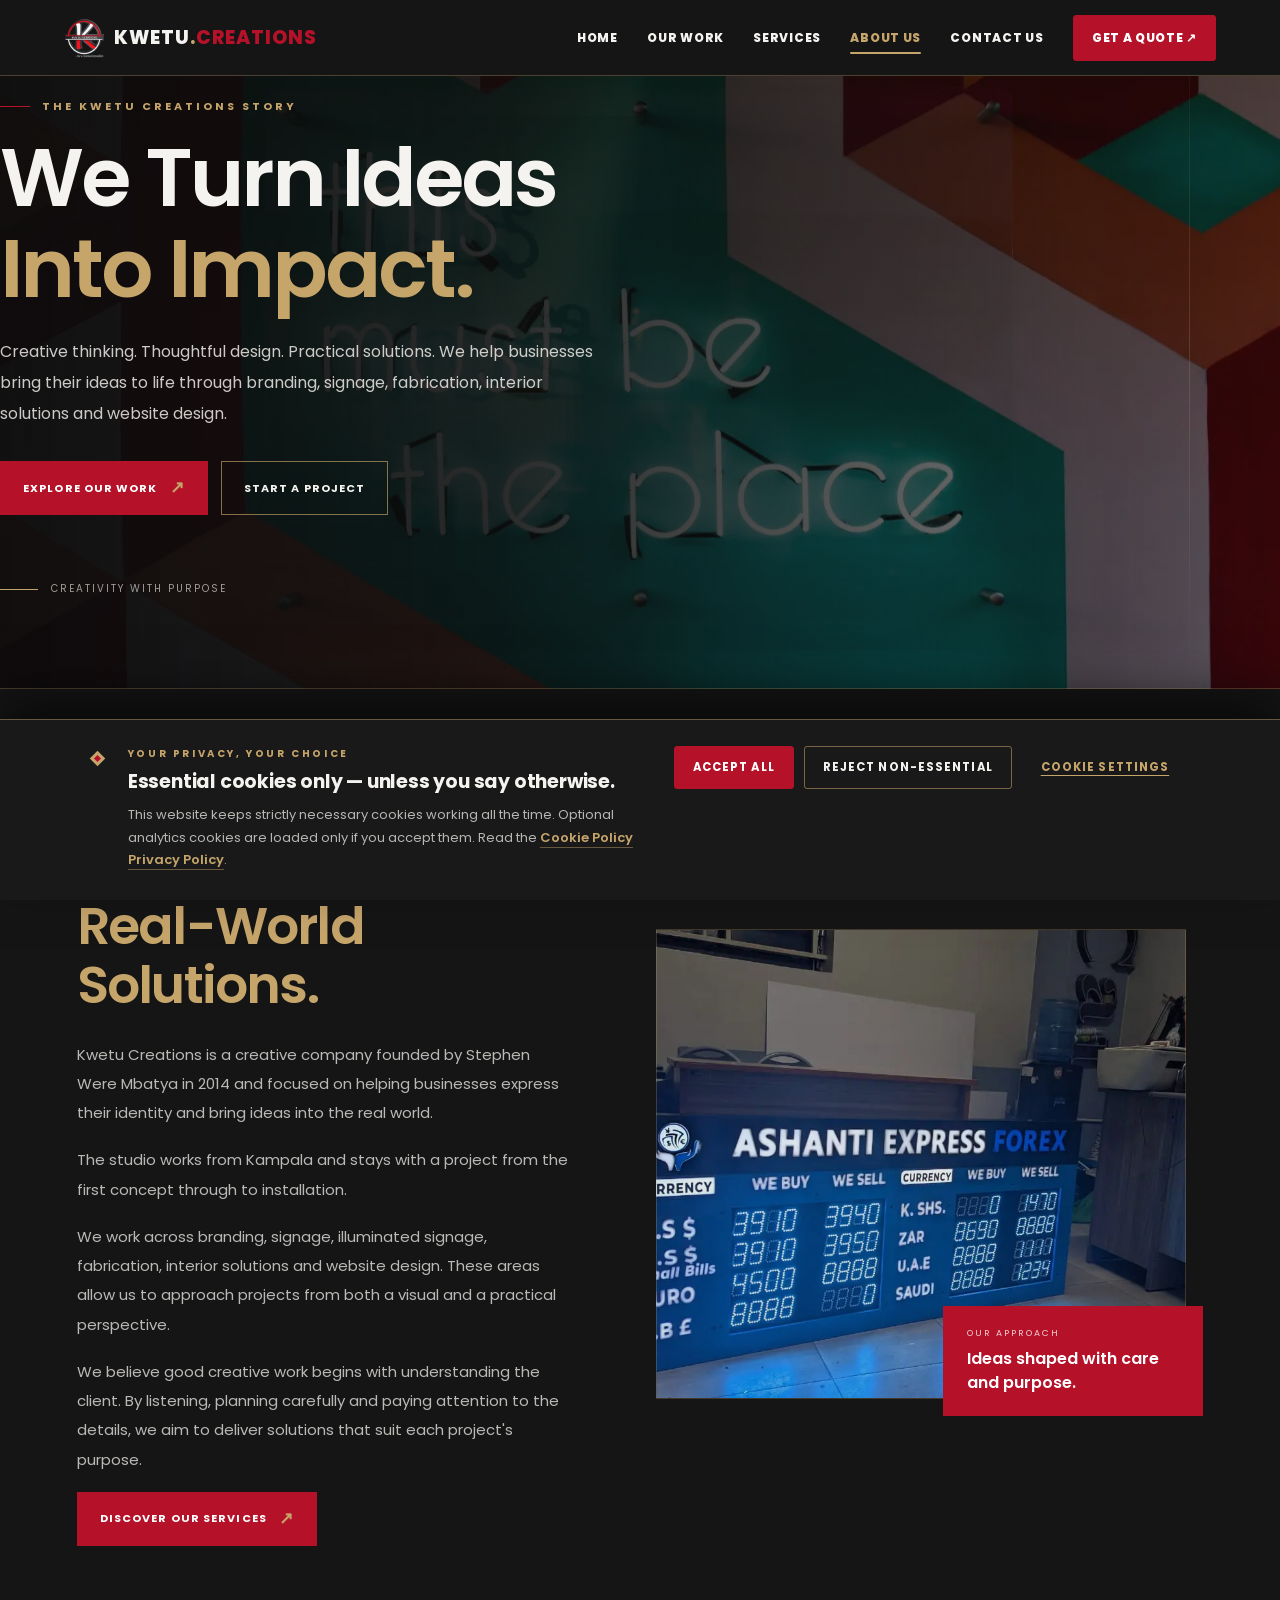
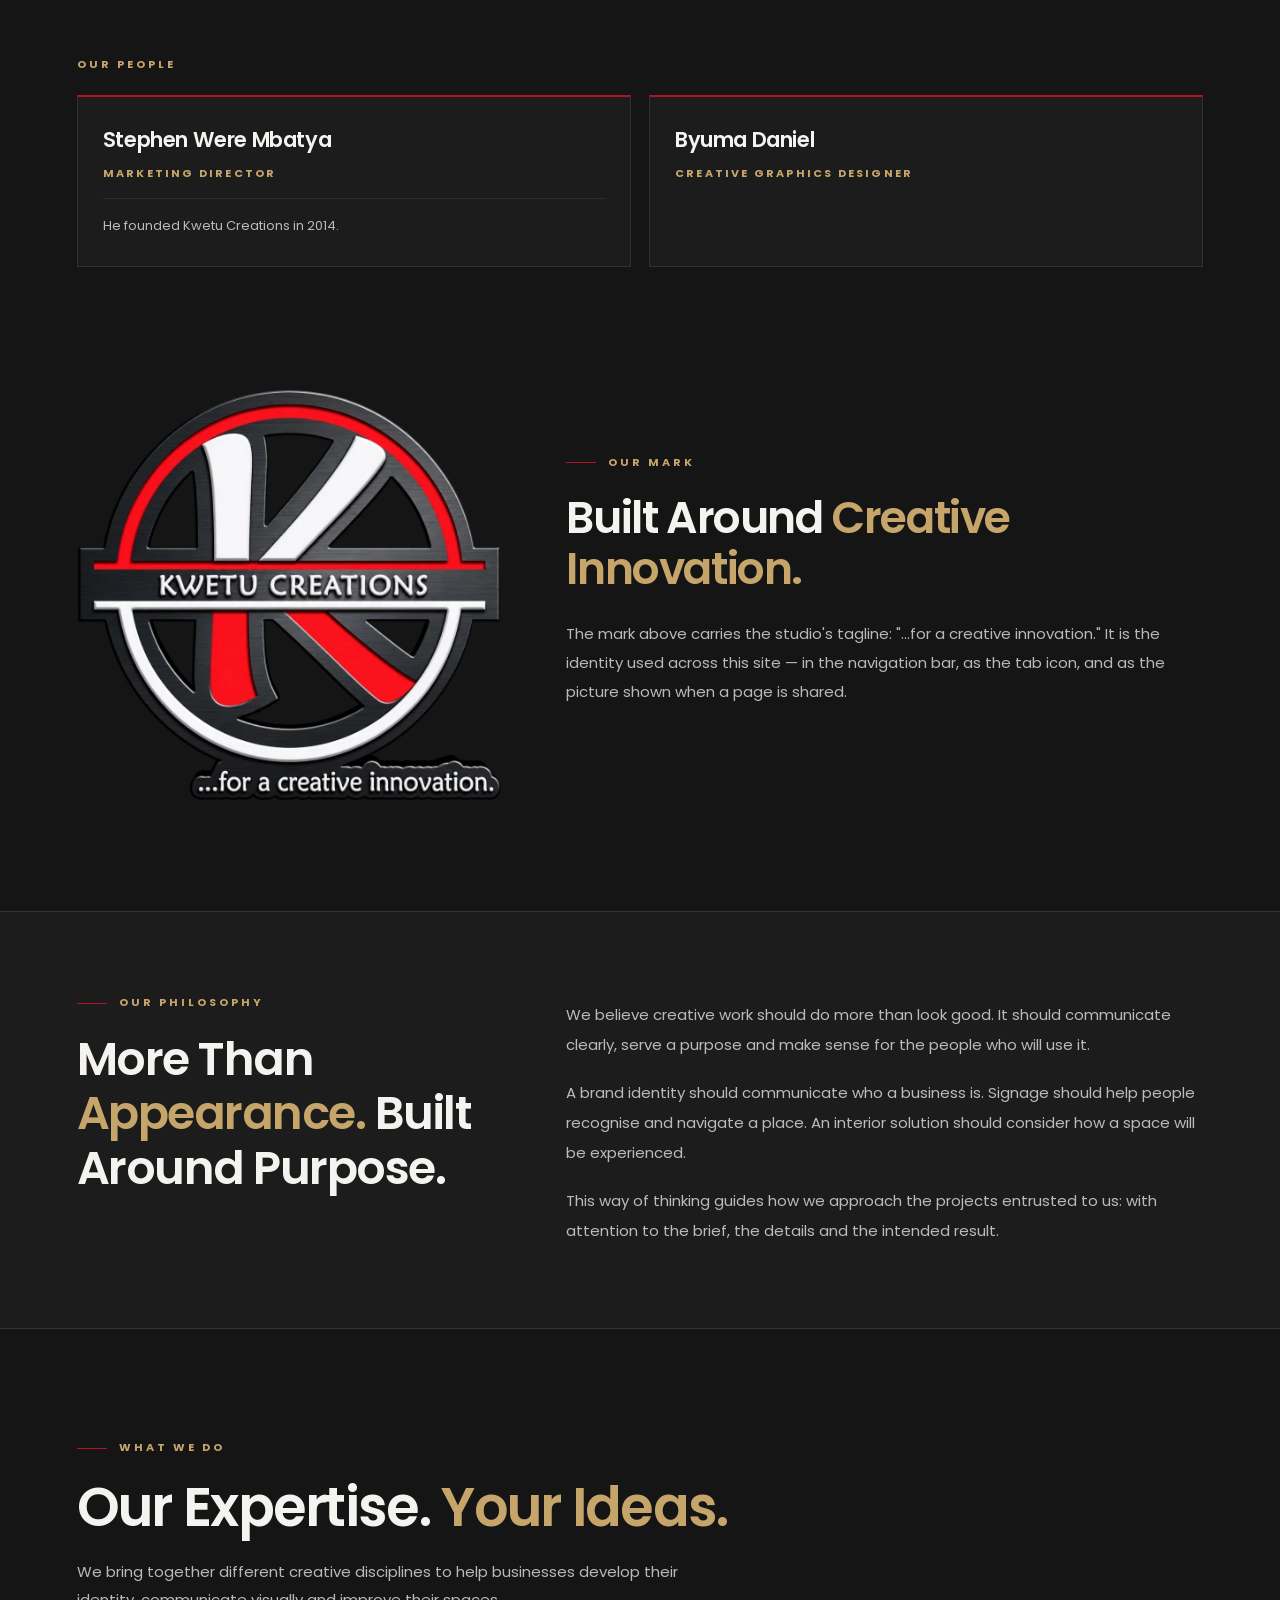
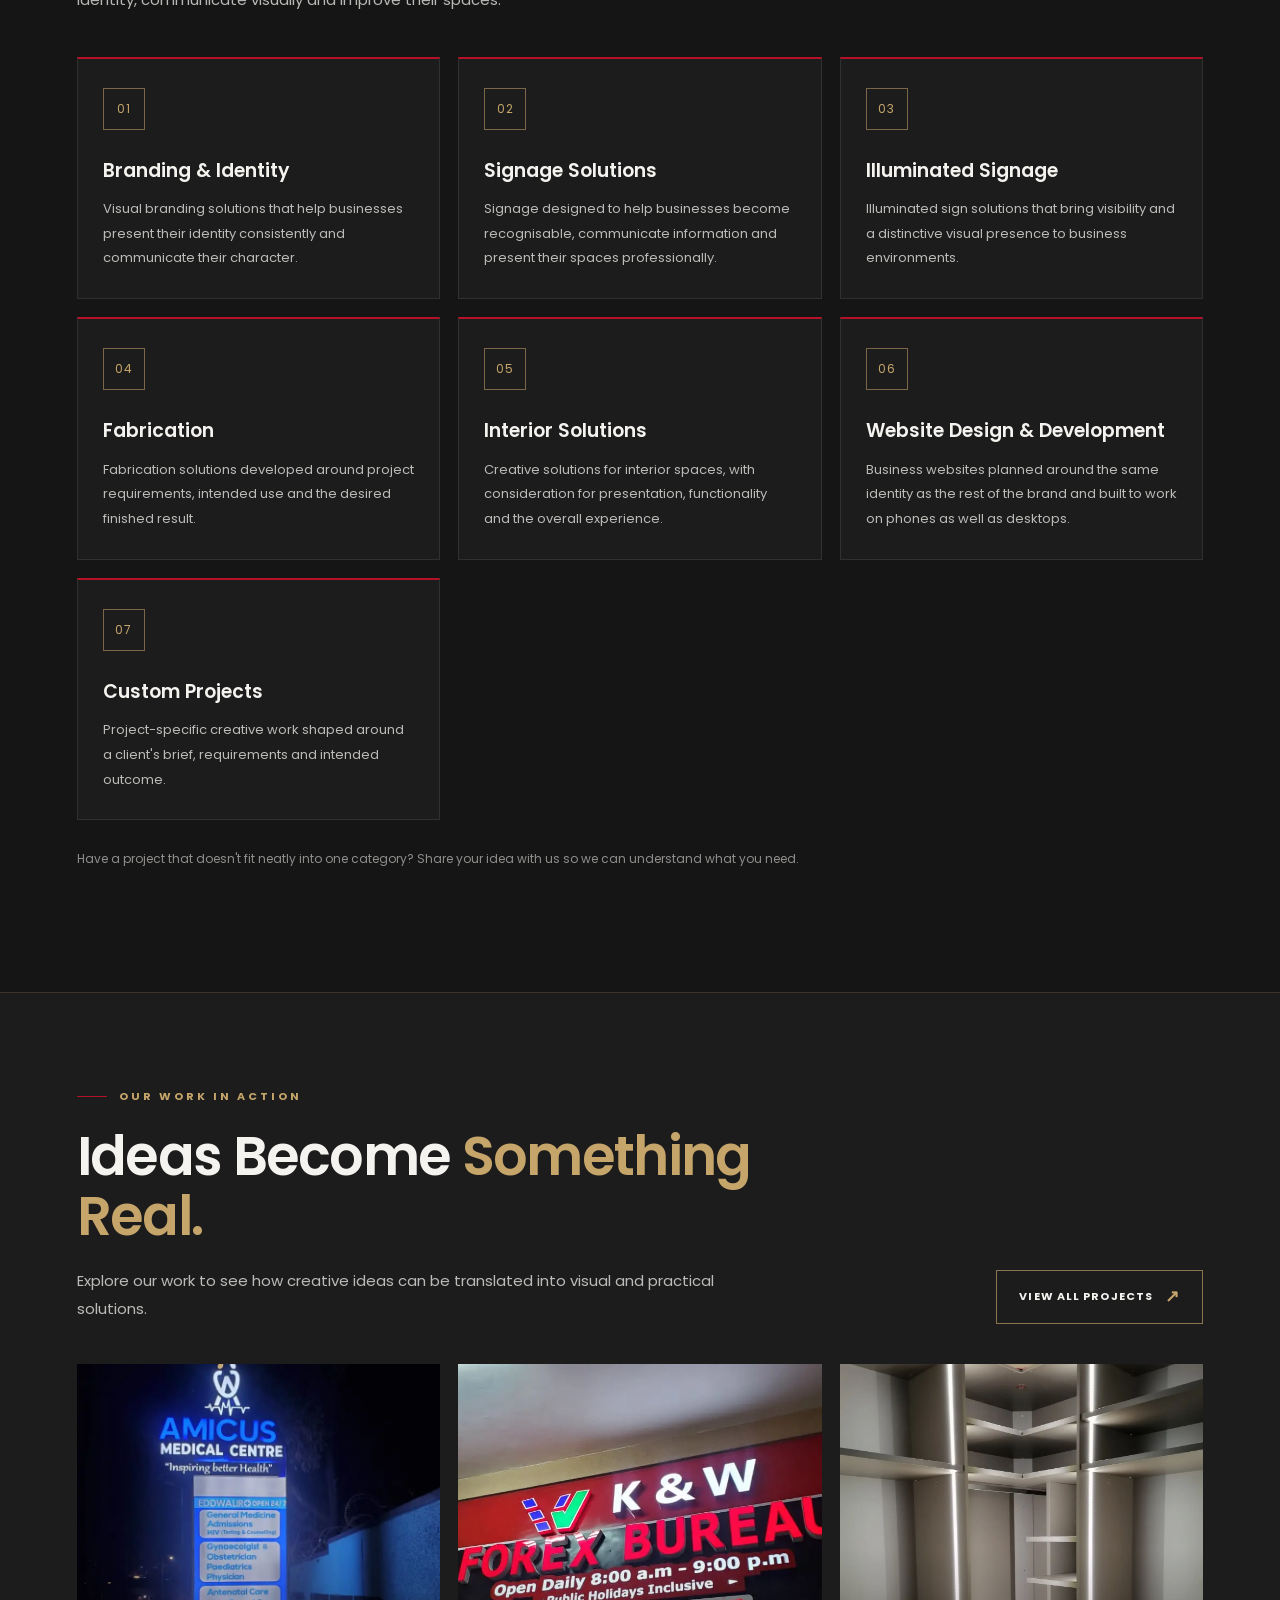
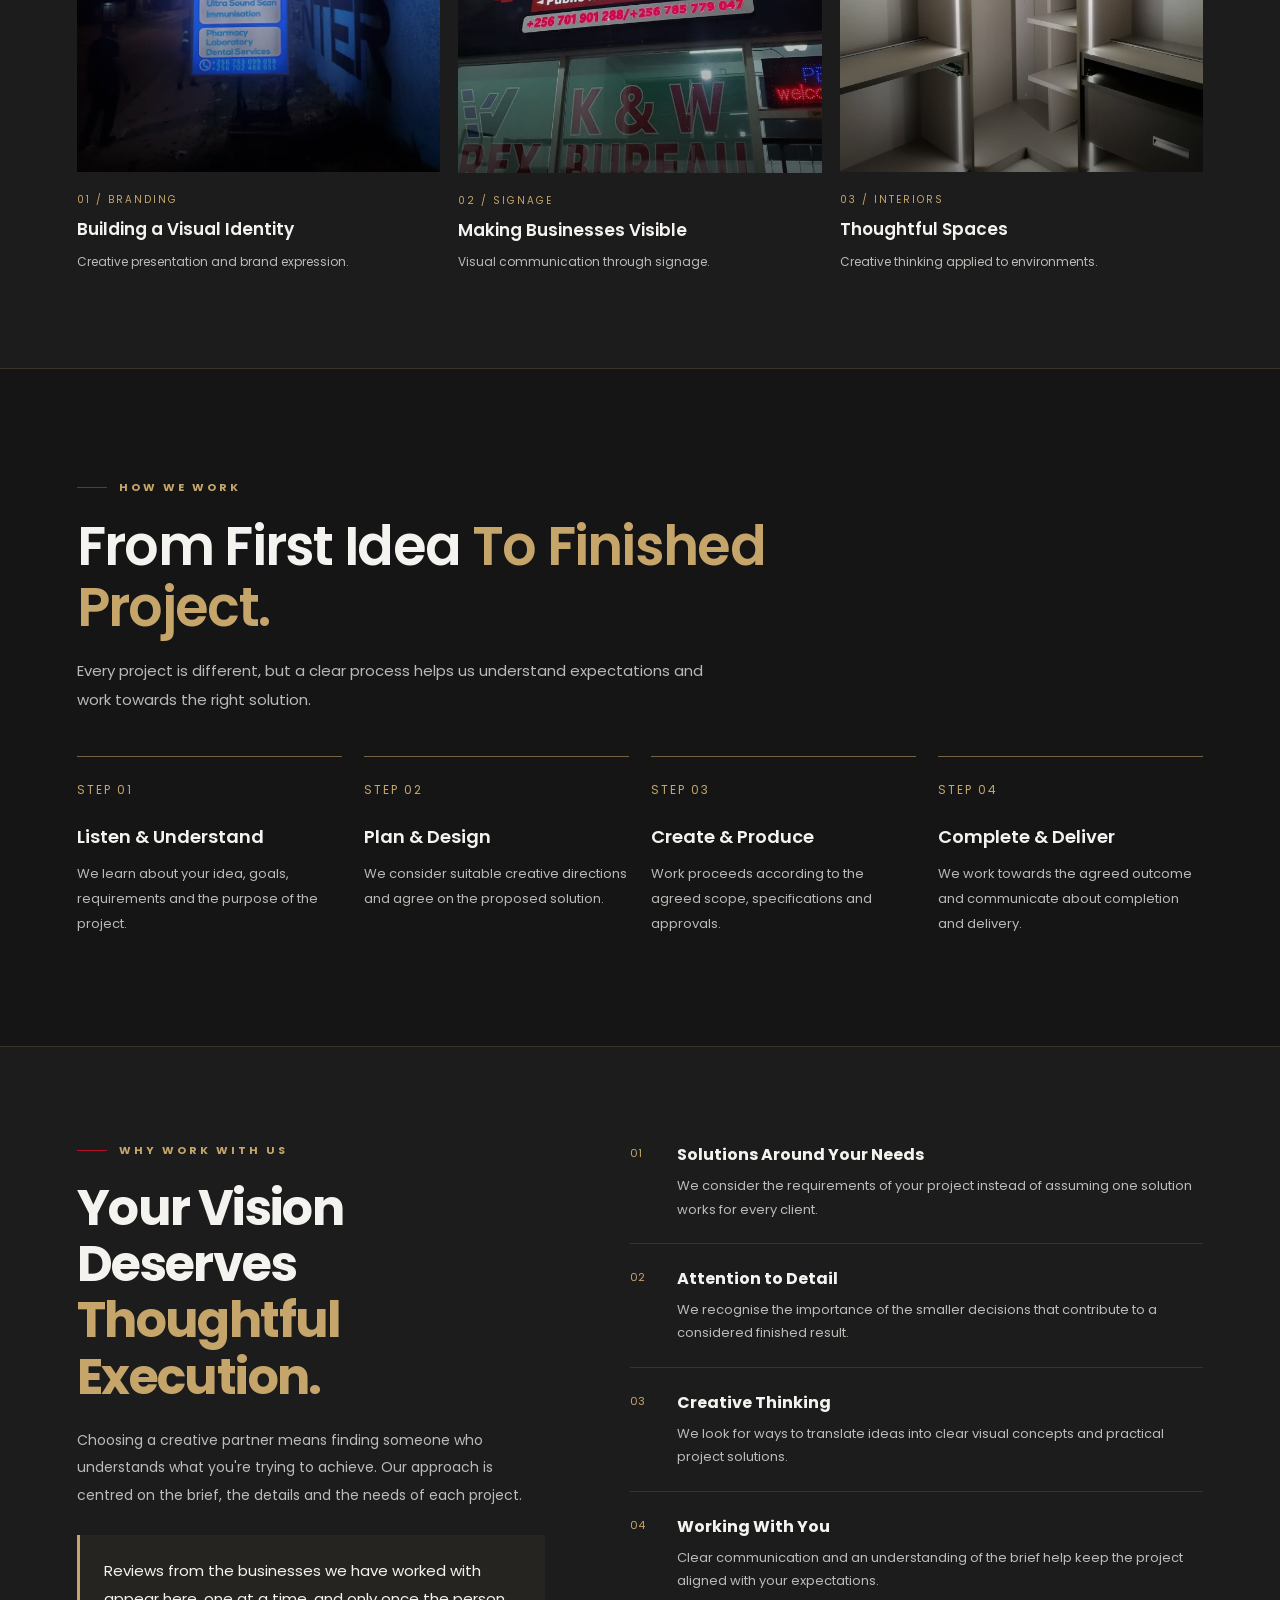
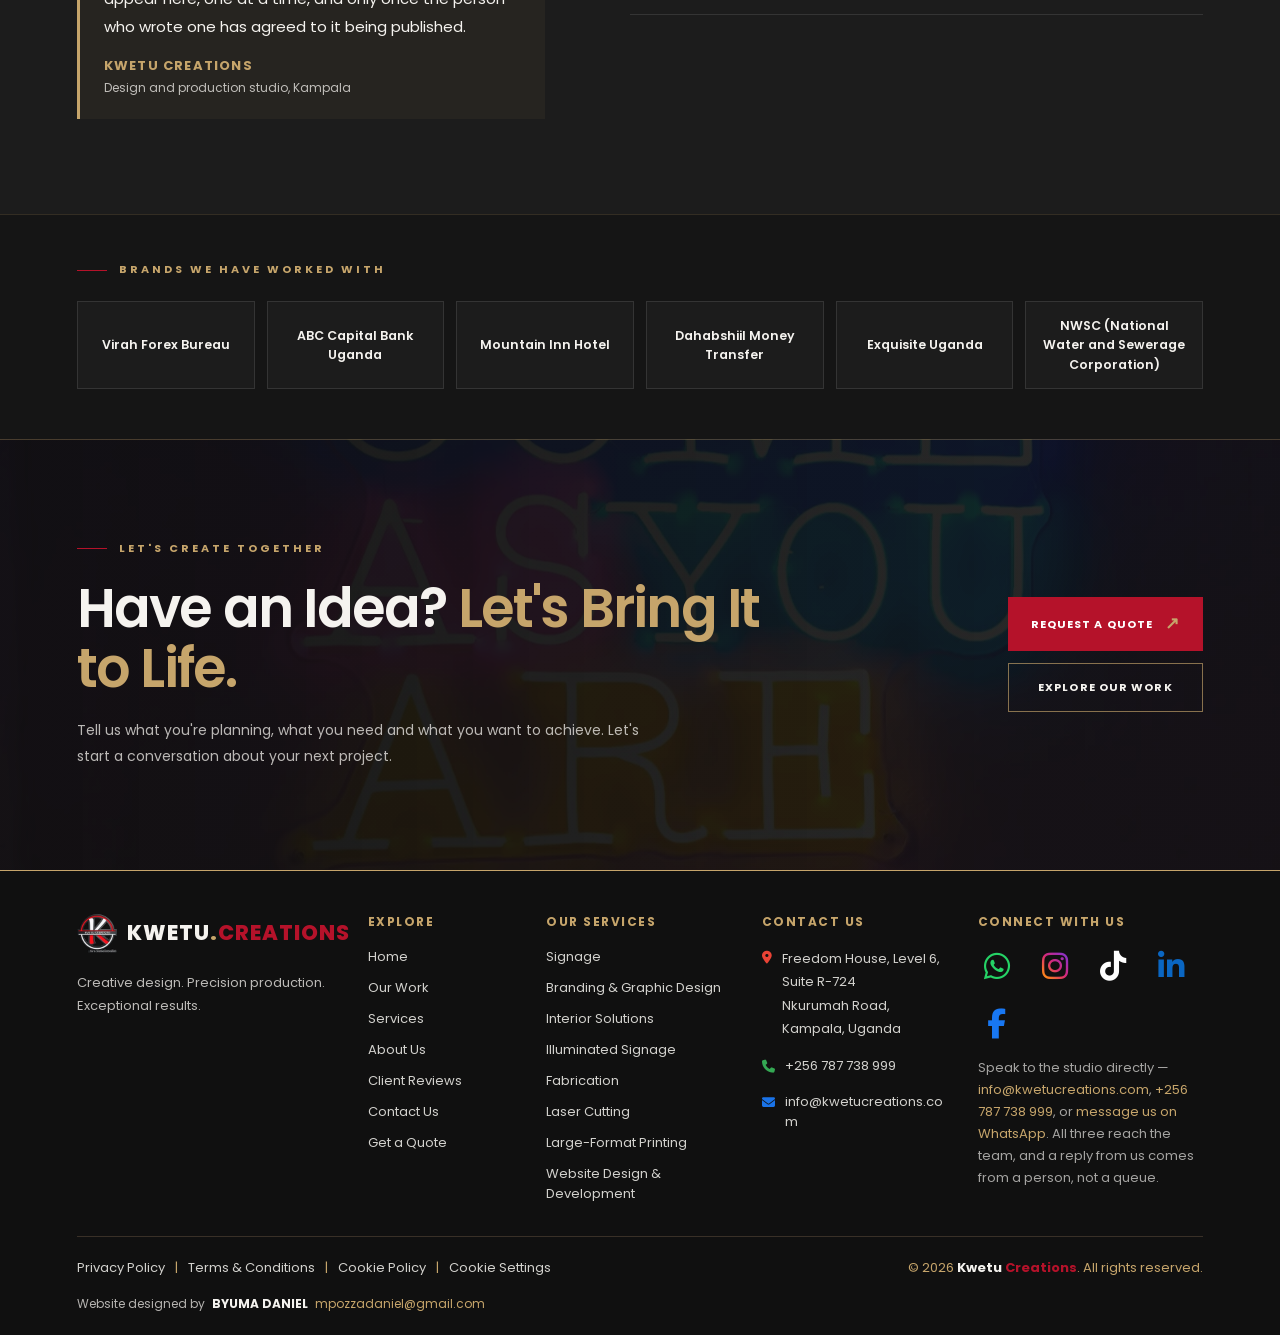
<file: about.html>
<!DOCTYPE html>
<html lang="en">
<head>
    <meta charset="UTF-8">
    <meta name="viewport" content="width=device-width, initial-scale=1.0">

    <title>About Us | Kwetu Creations, Kampala Creative Studio</title>  <!-- SEO:BEGIN -->
  <meta name="description" content="Meet Kwetu Creations, the Kampala studio founded in 2014 behind the signage, branding, interior, fabrication and website work we deliver for businesses.">
  <!-- SEO:DOMAIN: tools/set-domain.php inserts the canonical link, og:url and og:image here -->
  <meta property="og:type" content="website">
  <meta property="og:site_name" content="Kwetu Creations">
  <meta property="og:locale" content="en_UG">
  <meta property="og:title" content="About Us | Kwetu Creations, Kampala Creative Studio">
  <meta property="og:description" content="Meet Kwetu Creations, the Kampala studio founded in 2014 behind the signage, branding, interior, fabrication and website work we deliver for businesses.">
  <meta name="twitter:card" content="summary">
  <meta name="twitter:title" content="About Us | Kwetu Creations, Kampala Creative Studio">
  <meta name="twitter:description" content="Meet Kwetu Creations, the Kampala studio founded in 2014 behind the signage, branding, interior, fabrication and website work we deliver for businesses.">
  <link rel="icon" type="image/png" sizes="32x32" href="images/logo/favicon-32.png?v=4">
  <link rel="apple-touch-icon" href="images/logo/apple-touch-icon.png?v=3">
  <!-- SEO:END -->

    <link rel="preconnect" href="https://fonts.googleapis.com">
    <link rel="preconnect" href="https://fonts.gstatic.com" crossorigin>
    <link rel="stylesheet"
        href="https://fonts.googleapis.com/css2?family=Poppins:wght@400;500;600;700;800&display=swap">
    <link rel="stylesheet" href="css/shared.css">

        <link rel="preload" as="style"
        href="https://cdnjs.cloudflare.com/ajax/libs/font-awesome/6.7.2/css/all.min.css"
        onload="this.onload=null;this.rel='stylesheet'">
    <noscript>
        <link rel="stylesheet"
            href="https://cdnjs.cloudflare.com/ajax/libs/font-awesome/6.7.2/css/all.min.css">
    </noscript>

    <style>
        /* =========================================
           KWETU CREATIONS — ABOUT US
           Premium responsive page
        ========================================= */

        .about-page {
            --about-red: #B5122A;
            --about-red-dark: #8F0E21;
            --about-gold: #C6A56B;
            --about-gold-dark: #A7864D;
            --about-white: #F5F3EF;
            --about-black: #151515;
            --about-soft: #202020;
            --about-muted: rgba(245,243,239,.74);

            margin: 0;
            background: var(--about-black);
            color: var(--about-white);
            overflow-x: clip;
        }

        .about-page *,
        .about-page *::before,
        .about-page *::after {
            box-sizing: border-box;
        }

        .about-page img {
            display: block;
            max-width: 100%;
        }

        .about-page a {
            -webkit-tap-highlight-color: transparent;
        }

        .about-page .about-container {
            width: min(1180px, 88%);
            margin-inline: auto;
        }

        .about-page .about-eyebrow {
            display: flex;
            align-items: center;
            gap: 12px;
            margin: 0 0 20px;
            color: var(--about-gold);
            font-size: 11px;
            font-weight: 700;
            letter-spacing: 3px;
            line-height: 1.6;
            text-transform: uppercase;
        }

        .about-page .about-eyebrow::before {
            content: "";
            width: 30px;
            height: 1px;
            flex: 0 0 30px;
            background: var(--about-red);
        }

        .about-page .about-heading {
            max-width: 760px;
            margin-bottom: 42px;
        }

        .about-page .about-heading h2 {
            margin: 0 0 20px;
            font-size: clamp(32px, 4.5vw, 54px);
            font-weight: 600;
            letter-spacing: -1.7px;
            line-height: 1.12;
        }

        .about-page .about-heading h2 span {
            color: var(--about-gold);
        }

        .about-page .about-heading > p {
            max-width: 650px;
            margin: 0;
            color: var(--about-muted);
            font-size: 15px;
            line-height: 1.9;
        }

        .about-page .about-copy {
            color: var(--about-muted);
            font-size: 15px;
            line-height: 1.95;
        }

        .about-page .about-copy p {
            margin: 0 0 18px;
        }

        .about-page .about-button {
            display: inline-flex;
            min-height: 49px;
            align-items: center;
            justify-content: center;
            gap: 12px;
            padding: 14px 22px;
            border: 1px solid var(--about-red);
            background: var(--about-red);
            color: #fff;
            font-size: 11px;
            font-weight: 700;
            letter-spacing: 1.1px;
            line-height: 1.4;
            text-align: center;
            text-decoration: none;
            text-transform: uppercase;
            transition:
                background .25s ease,
                border-color .25s ease,
                color .25s ease,
                transform .25s ease;
        }

        .about-page .about-button:hover {
            transform: translateY(-2px);
            border-color: var(--about-gold);
            background: var(--about-gold);
            color: var(--about-black);
        }

        .about-page .about-button-outline {
            border-color: rgba(198,165,107,.65);
            background: transparent;
            color: var(--about-white);
        }

        .about-page .about-button-outline:hover {
            background: var(--about-gold);
            color: var(--about-black);
        }

        .about-page .about-arrow {
            color: var(--about-gold);
            font-size: 17px;
            transition: transform .25s ease;
        }

        .about-page a:hover .about-arrow {
            transform: translateX(4px);
        }

        /* HERO */

        .about-page .about-hero {
            position: relative;
            isolation: isolate;
            display: flex;
            min-height: 610px;
            align-items: center;
            background:
                linear-gradient(
                    90deg,
                    rgba(12,12,12,.97) 0%,
                    rgba(12,12,12,.88) 38%,
                    rgba(12,12,12,.48) 100%
                ),
                url("images/webp/place.webp") center 45% / cover no-repeat;
            border-bottom: 1px solid rgba(198,165,107,.32);
        }

        .about-page .about-hero::after {
            position: absolute;
            z-index: -1;
            right: 7%;
            bottom: 0;
            width: 1px;
            height: 100%;
            background: linear-gradient(
                transparent,
                rgba(198,165,107,.22),
                transparent
            );
            content: "";
        }

        .about-page .about-hero-content {
            width: 100%;
            padding-top: calc(var(--nav-h, 76px) + 22px);
            padding-bottom: 90px;
        }

        .about-page .about-hero-copy {
            max-width: 800px;
        }

        .about-page .about-hero h1 {
            max-width: 850px;
            margin: 0 0 25px;
            font-size: clamp(43px, 6.6vw, 82px);
            font-weight: 600;
            letter-spacing: -3px;
            line-height: 1.02;
        }

        .about-page .about-hero h1 span {
            display: block;
            margin-top: 8px;
            color: var(--about-gold);
        }

        .about-page .about-hero-description {
            max-width: 610px;
            margin: 0 0 32px;
            color: rgba(245,243,239,.82);
            font-size: 16px;
            line-height: 1.95;
        }

        .about-page .about-hero-actions {
            display: flex;
            flex-wrap: wrap;
            gap: 13px;
        }

        .about-page .about-hero-note {
            display: flex;
            align-items: center;
            gap: 13px;
            margin-top: 65px;
            color: rgba(245,243,239,.62);
            font-size: 10px;
            letter-spacing: 2px;
            line-height: 1.8;
            text-transform: uppercase;
        }

        .about-page .about-hero-note span {
            width: 38px;
            height: 1px;
            background: var(--about-gold);
        }

        /* BRAND INTRODUCTION */

        .about-page .about-introduction {
            padding: 110px 0;
        }

        .about-page .about-intro-grid {
            display: grid;
            grid-template-columns: minmax(0, .95fr) minmax(0, 1.05fr);
            align-items: center;
            gap: 85px;
        }

        .about-page .about-intro-copy h2 {
            margin: 0 0 25px;
            font-size: clamp(34px, 4.3vw, 52px);
            font-weight: 600;
            letter-spacing: -1.8px;
            line-height: 1.14;
        }

        .about-page .about-intro-copy h2 span {
            color: var(--about-gold);
        }

        .about-page .about-intro-visual {
            position: relative;
            min-width: 0;
            padding: 0 17px 17px 0;
        }

        .about-page .about-intro-image {
            min-height: 470px;
            background:
                linear-gradient(
                    0deg,
                    rgba(15,15,15,.12),
                    rgba(15,15,15,.03)
                ),
                url("images/webp/ash.webp") center / cover no-repeat;
            border: 1px solid rgba(198,165,107,.25);
        }

        .about-page .about-image-caption {
            position: absolute;
            right: 0;
            bottom: 0;
            width: min(260px, 78%);
            padding: 21px 24px;
            background: var(--about-red);
            color: #fff;
        }

        .about-page .about-image-caption small {
            display: block;
            margin-bottom: 7px;
            color: rgba(255,255,255,.78);
            font-size: 9px;
            letter-spacing: 2px;
            text-transform: uppercase;
        }

        .about-page .about-image-caption strong {
            display: block;
            font-size: 16px;
            font-weight: 600;
            line-height: 1.5;
        }

        /* BRANDS WE HAVE WORKED WITH */

        /* Sits between the #1C1C1C "Why Kwetu Creations" section and the closing
           call to action, so its own ground is the page's darker #151515 - the
           two sections would otherwise read as one block - and the tiles step
           back up to #1C1C1C. Only a top hairline: the CTA draws its own. */
        .about-page .about-brands {
            padding: 46px 0 50px;
            background: #151515;
            border-top: 1px solid rgba(198,165,107,.17);
        }

        /* A heading with the same voice as the eyebrow rule above every other
           section, so the band has a real <h2> for readers and crawlers. */
        .about-page .about-brands-title,
        .about-page .about-people-title {
            display: flex;
            align-items: center;
            gap: 12px;
            margin: 0 0 22px;
            color: var(--about-gold);
            font-size: 11px;
            font-weight: 700;
            letter-spacing: 3px;
            line-height: 1.6;
            text-transform: uppercase;
        }

        .about-page .about-brands-title::before {
            content: "";
            width: 30px;
            height: 1px;
            flex: 0 0 30px;
            background: var(--about-red);
        }

        /* Names, not logos - no client artwork is on file for any of them. */
        .about-page .about-brand-list {
            display: grid;
            grid-template-columns: repeat(6, minmax(0, 1fr));
            gap: 12px;
            margin: 0;
            padding: 0;
            list-style: none;
        }

        .about-page .about-brand-list li {
            display: flex;
            min-width: 0;
            align-items: center;
            justify-content: center;
            padding: 14px 12px;
            background: #1C1C1C;
            border: 1px solid rgba(245,243,239,.11);
            color: var(--about-white);
            font-size: 12.5px;
            font-weight: 600;
            line-height: 1.55;
            text-align: center;
        }

        /* OUR PEOPLE */

        .about-page .about-people {
            padding: 0 0 110px;
        }

        .about-page .about-people-grid {
            display: grid;
            grid-template-columns: repeat(2, minmax(0, 1fr));
            gap: 18px;
        }

        .about-page .about-person {
            min-width: 0;
            padding: 29px 25px 27px;
            background: #1C1C1C;
            border: 1px solid rgba(245,243,239,.09);
            border-top: 2px solid var(--about-red);
        }

        .about-page .about-person h3 {
            margin: 0 0 10px;
            font-size: 21px;
            font-weight: 600;
            letter-spacing: -.4px;
            line-height: 1.3;
        }

        .about-page .about-person-role {
            margin: 0;
            color: var(--about-gold);
            font-size: 11px;
            font-weight: 700;
            letter-spacing: 2.2px;
            line-height: 1.7;
            text-transform: uppercase;
        }

        .about-page .about-person-note {
            margin: 16px 0 0;
            padding-top: 15px;
            border-top: 1px solid rgba(245,243,239,.09);
            color: var(--about-muted);
            font-size: 13px;
            line-height: 1.9;
        }

        /* OUR MARK */

        .about-page .about-mark {
            padding: 0 0 110px;
        }

        .about-page .about-mark-grid {
            display: grid;
            grid-template-columns: minmax(0, .8fr) minmax(0, 1.2fr);
            align-items: center;
            gap: 65px;
        }

        /* The white ground is keyed out of images/logo/logo-480.webp, and the
           gold frame around it came out on 2026-10-27 too, so the artwork sits
           on the page with nothing drawn around it. */
        .about-page .about-mark-figure {
            overflow: hidden;
        }

        .about-page .about-mark-figure img {
            display: block;
            width: 100%;
            height: auto;
        }

        .about-page .about-mark-copy h2 {
            margin: 0 0 25px;
            font-size: clamp(30px, 3.6vw, 44px);
            font-weight: 600;
            letter-spacing: -1.4px;
            line-height: 1.16;
        }

        .about-page .about-mark-copy h2 span {
            color: var(--about-gold);
        }

        @media (max-width: 860px) {
            .about-page .about-mark-grid {
                grid-template-columns: 1fr;
                gap: 38px;
            }

            .about-page .about-mark-figure {
                max-width: 340px;
            }
        }

        /* BRAND PHILOSOPHY */

        .about-page .about-philosophy {
            position: relative;
            padding: 82px 0;
            background: #1C1C1C;
            border-top: 1px solid rgba(198,165,107,.17);
            border-bottom: 1px solid rgba(198,165,107,.17);
        }

        .about-page .about-philosophy-grid {
            display: grid;
            grid-template-columns: .8fr 1.2fr;
            align-items: start;
            gap: 65px;
        }

        .about-page .about-philosophy h2 {
            margin: 0;
            font-size: clamp(30px, 4vw, 46px);
            font-weight: 600;
            letter-spacing: -1.5px;
            line-height: 1.18;
        }

        .about-page .about-philosophy h2 span {
            color: var(--about-gold);
        }

        .about-page .about-philosophy-copy {
            padding-top: 6px;
            color: var(--about-muted);
            font-size: 15px;
            line-height: 2;
        }

        .about-page .about-philosophy-copy p {
            margin: 0 0 18px;
        }

        .about-page .about-philosophy-copy p:last-child {
            margin-bottom: 0;
        }

        /* EXPERTISE */

        .about-page .about-expertise {
            padding: 110px 0;
        }

        .about-page .about-expertise-grid {
            display: grid;
            grid-template-columns: repeat(3, minmax(0, 1fr));
            gap: 18px;
        }

        .about-page .about-expertise-card {
            min-width: 0;
            padding: 29px 25px 27px;
            background: #1C1C1C;
            border: 1px solid rgba(245,243,239,.09);
            border-top: 2px solid var(--about-red);
            transition:
                transform .25s ease,
                border-color .25s ease,
                background .25s ease;
        }

        .about-page .about-expertise-card:hover {
            transform: translateY(-5px);
            background: #222;
            border-top-color: var(--about-gold);
        }

        .about-page .about-card-number {
            display: flex;
            width: 42px;
            height: 42px;
            align-items: center;
            justify-content: center;
            margin-bottom: 28px;
            border: 1px solid rgba(198,165,107,.55);
            color: var(--about-gold);
            font-size: 12px;
            letter-spacing: 1px;
        }

        .about-page .about-expertise-card h3 {
            margin: 0 0 13px;
            font-size: 19px;
            font-weight: 600;
            line-height: 1.4;
        }

        .about-page .about-expertise-card p {
            margin: 0;
            color: var(--about-muted);
            font-size: 13px;
            line-height: 1.9;
        }

        .about-page .about-expertise-footnote {
            margin-top: 28px;
            color: rgba(245,243,239,.55);
            font-size: 12px;
            line-height: 1.8;
        }

        /* PROJECT SHOWCASE */

        .about-page .about-showcase {
            padding: 95px 0;
            background: #1C1C1C;
            border-top: 1px solid rgba(198,165,107,.17);
            border-bottom: 1px solid rgba(198,165,107,.17);
        }

        .about-page .about-showcase-heading {
            display: flex;
            align-items: end;
            justify-content: space-between;
            gap: 30px;
            margin-bottom: 40px;
        }

        .about-page .about-showcase-heading .about-heading {
            margin-bottom: 0;
        }

        .about-page .about-project-grid {
            display: grid;
            grid-template-columns: repeat(3, minmax(0, 1fr));
            gap: 18px;
        }

        .about-page .about-project {
            min-width: 0;
        }

        .about-page .about-project-image {
            position: relative;
            overflow: hidden;
            aspect-ratio: 4 / 4.5;
            background: #292929;
        }

        .about-page .about-project-image img {
            width: 100%;
            height: 100%;
            object-fit: cover;
            transition: transform .5s ease;
        }

        .about-page .about-project:hover img {
            transform: scale(1.045);
        }

        .about-page .about-project-image::after {
            position: absolute;
            inset: 45% 0 0;
            background: linear-gradient(transparent, rgba(0,0,0,.5));
            content: "";
            pointer-events: none;
        }

        .about-page .about-project-caption {
            padding: 20px 0 0;
        }

        .about-page .about-project-caption small {
            display: block;
            margin-bottom: 9px;
            color: var(--about-gold);
            font-size: 10px;
            letter-spacing: 2px;
            text-transform: uppercase;
        }

        .about-page .about-project-caption h3 {
            margin: 0;
            font-size: 17px;
            font-weight: 600;
            line-height: 1.5;
        }

        .about-page .about-project-caption p {
            margin: 8px 0 0;
            color: var(--about-muted);
            font-size: 12px;
            line-height: 1.8;
        }

        /* OUR PROCESS */

        .about-page .about-process {
            padding: 110px 0;
        }

        .about-page .about-process-grid {
            display: grid;
            grid-template-columns: repeat(4, minmax(0, 1fr));
            gap: 22px;
        }

        .about-page .about-process-step {
            position: relative;
            padding-top: 24px;
            border-top: 1px solid rgba(198,165,107,.55);
        }

        .about-page .about-process-step .step-number {
            display: block;
            margin-bottom: 24px;
            color: var(--about-gold);
            font-size: 12px;
            letter-spacing: 2px;
        }

        .about-page .about-process-step h3 {
            margin: 0 0 12px;
            font-size: 18px;
            font-weight: 600;
        }

        .about-page .about-process-step p {
            margin: 0;
            color: var(--about-muted);
            font-size: 13px;
            line-height: 1.9;
        }

        /* WHY KWETU */

        .about-page .about-difference {
            padding: 95px 0;
            background: #1C1C1C;
            border-top: 1px solid rgba(198,165,107,.17);
        }

        .about-page .about-difference-grid {
            display: grid;
            grid-template-columns: .9fr 1.1fr;
            gap: 85px;
            align-items: start;
        }

        .about-page .about-difference-intro h2 {
            margin: 0 0 22px;
            font-size: clamp(34px, 4.2vw, 49px);
            letter-spacing: -1.6px;
            line-height: 1.15;
        }

        .about-page .about-difference-intro h2 span {
            color: var(--about-gold);
        }

        .about-page .about-difference-intro p {
            margin: 0;
            color: var(--about-muted);
            font-size: 14px;
            line-height: 1.95;
        }

        .about-page .about-review {
            margin: 26px 0 0;
            padding: 22px 24px;
            border-left: 3px solid var(--about-gold);
            background: rgba(198, 165, 107, .06);
        }

        .about-page .about-review-quote {
            margin: 0;
            color: var(--brand-white);
            font-size: 15px;
            line-height: 1.85;
        }

        .about-page .about-review-who {
            display: grid;
            gap: 3px;
            margin-top: 16px;
        }

        .about-page .about-review-who strong {
            color: var(--about-gold);
            font-size: 13px;
            letter-spacing: 1.2px;
            text-transform: uppercase;
        }

        .about-page .about-review-who span {
            color: var(--about-muted);
            font-size: 12px;
        }

        .about-page .about-review-figure {
            margin: 0;
        }

        /* The dots follow the homepage carousel: a pill that stretches for the
           review being read. One review on the feed means nothing to click, and
           the container stays empty. */
        .about-page .about-review-dots {
            display: flex;
            flex-wrap: wrap;
            align-items: center;
            gap: 10px;
            margin-top: 18px;
        }

        .about-page .about-review-dots:empty {
            display: none;
        }

        .about-page .about-review-dot {
            width: 10px;
            height: 10px;
            padding: 0;
            background: rgba(245, 243, 239, .26);
            border: 0;
            border-radius: 5px;
            cursor: pointer;
            transition: background .25s ease, width .25s ease;
        }

        .about-page .about-review-dot:hover {
            background: rgba(198, 165, 107, .65);
        }

        .about-page .about-review-dot[aria-current="true"] {
            width: 26px;
            background: var(--about-gold);
        }

        .about-page .about-review-dot:focus-visible {
            outline: 2px solid var(--about-gold);
            outline-offset: 3px;
        }

        /* Screen-reader announcement of which review is showing, kept off
           layout so it cannot shift the box when the words change. */
        .about-page .about-review-status {
            position: absolute;
            width: 1px;
            height: 1px;
            margin: -1px;
            padding: 0;
            overflow: hidden;
            clip: rect(0 0 0 0);
            white-space: nowrap;
            border: 0;
        }

        @media (prefers-reduced-motion: reduce) {
            .about-page .about-review-dot {
                transition: none;
            }
        }

        .about-page .about-reasons {
            display: grid;
            gap: 0;
        }

        .about-page .about-reason {
            display: grid;
            grid-template-columns: 30px 1fr;
            gap: 17px;
            padding: 22px 0;
            border-bottom: 1px solid rgba(245,243,239,.11);
        }

        .about-page .about-reason:first-child {
            padding-top: 0;
        }

        .about-page .about-reason-number {
            padding-top: 3px;
            color: var(--about-gold);
            font-size: 11px;
        }

        .about-page .about-reason h3 {
            margin: 0 0 7px;
            font-size: 16px;
        }

        .about-page .about-reason p {
            margin: 0;
            color: var(--about-muted);
            font-size: 13px;
            line-height: 1.8;
        }

        /* FINAL CALL TO ACTION */

        .about-page .about-cta {
            position: relative;
            padding: 100px 0;
            background:
                linear-gradient(
                    90deg,
                    rgba(15,15,15,.97),
                    rgba(15,15,15,.88)
                ),
                url("images/webp/as.webp") center / cover no-repeat;
            border-top: 1px solid rgba(198,165,107,.3);
        }

        .about-page .about-cta-inner {
            display: flex;
            align-items: center;
            justify-content: space-between;
            gap: 45px;
        }

        .about-page .about-cta-copy {
            max-width: 710px;
        }

        .about-page .about-cta h2 {
            margin: 0 0 18px;
            font-size: clamp(34px, 4.6vw, 54px);
            font-weight: 600;
            letter-spacing: -1.8px;
            line-height: 1.12;
        }

        .about-page .about-cta h2 span {
            color: var(--about-gold);
        }

        .about-page .about-cta p {
            max-width: 590px;
            margin: 0;
            color: var(--about-muted);
            font-size: 14px;
            line-height: 1.9;
        }

        .about-page .about-cta-actions {
            display: flex;
            flex: 0 0 auto;
            flex-direction: column;
            gap: 12px;
        }

        /* RESPONSIVE LAYOUT */

        /* Six names across only works once each tile is ~180px wide. Below that
           the longer ones wrap to three lines, so the band goes to three
           columns first and two on phones. */
        @media (max-width: 1200px) {
            .about-page .about-brand-list {
                grid-template-columns: repeat(3, minmax(0, 1fr));
            }
        }

        @media (max-width: 950px) {
            .about-page .about-intro-grid {
                gap: 45px;
            }

            .about-page .about-philosophy-grid,
            .about-page .about-difference-grid {
                gap: 40px;
            }

            .about-page .about-expertise-grid {
                grid-template-columns: repeat(2, minmax(0, 1fr));
            }

            .about-page .about-process-grid {
                grid-template-columns: repeat(2, minmax(0, 1fr));
                row-gap: 38px;
            }

            .about-page .about-cta-inner {
                align-items: flex-start;
                flex-direction: column;
            }

            .about-page .about-cta-actions {
                flex-direction: row;
                flex-wrap: wrap;
            }
        }

        @media (max-width: 650px) {
            .about-page .about-container {
                width: 90%;
            }

            .about-page .about-hero {
                min-height: auto;
                background-position: 58% center;
            }

            .about-page .about-hero-content {
                padding-top: calc(var(--nav-h, 76px) + 26px);
                padding-bottom: 55px;
            }

            .about-page .about-hero h1 {
                font-size: clamp(40px, 10vw, 59px);
                letter-spacing: -1.8px;
            }

            .about-page .about-hero-description {
                font-size: 14px;
            }

            .about-page .about-hero-note {
                margin-top: 45px;
                font-size: 9px;
                letter-spacing: 1.5px;
            }

            .about-page .about-introduction,
            .about-page .about-expertise,
            .about-page .about-process {
                padding: 72px 0;
            }

            .about-page .about-intro-grid,
            .about-page .about-philosophy-grid,
            .about-page .about-difference-grid {
                grid-template-columns: 1fr;
                gap: 35px;
            }

            .about-page .about-intro-image {
                min-height: 350px;
            }

            .about-page .about-philosophy {
                padding: 65px 0;
            }

            .about-page .about-expertise-grid {
                grid-template-columns: 1fr;
                gap: 14px;
            }

            .about-page .about-expertise-card {
                padding: 24px;
            }

            .about-page .about-people {
                padding: 0 0 72px;
            }

            .about-page .about-people-grid {
                grid-template-columns: 1fr;
            }

            .about-page .about-brand-list {
                grid-template-columns: repeat(2, minmax(0, 1fr));
                gap: 10px;
            }

            .about-page .about-showcase {
                padding: 72px 0;
            }

            .about-page .about-showcase-heading {
                align-items: flex-start;
                flex-direction: column;
                gap: 20px;
            }

            .about-page .about-project-grid {
                grid-template-columns: 1fr;
                gap: 34px;
            }

            .about-page .about-project-image {
                aspect-ratio: 4 / 3.4;
            }

            .about-page .about-process-grid {
                grid-template-columns: 1fr;
                gap: 28px;
            }

            .about-page .about-process-step {
                padding-top: 18px;
            }

            .about-page .about-process-step .step-number {
                margin-bottom: 15px;
            }

            .about-page .about-difference {
                padding: 72px 0;
            }

            .about-page .about-cta {
                padding: 75px 0;
            }

            .about-page .about-cta-actions {
                width: 100%;
                flex-direction: column;
            }

            .about-page .about-button {
                width: 100%;
            }
        }

        @media (prefers-reduced-motion: reduce) {
            .about-page *,
            .about-page *::before,
            .about-page *::after {
                scroll-behavior: auto !important;
                transition-duration: .01ms !important;
            }
        }
    </style>  <!-- SEO:JSON-LD:BEGIN -->
  <script type="application/ld+json">
  {
      "@context": "https://schema.org",
      "@type": "LocalBusiness",
      "@id": "#kwetu-creations",
      "name": "Kwetu Creations",
      "description": "Kampala creative studio delivering signage solutions, branding and graphic design, interior solutions, illuminated signage, laser cutting, custom fabrication, large-format printing and website design.",
      "email": "info@kwetucreations.com",
      "telephone": "+256787738999",
      "foundingDate": "2014",
      "founder": {
          "@type": "Person",
          "name": "Stephen Were Mbatya",
          "jobTitle": "Marketing Director"
      },
      "employee": [
          {
              "@type": "Person",
              "name": "Stephen Were Mbatya",
              "jobTitle": "Marketing Director"
          },
          {
              "@type": "Person",
              "name": "Byuma Daniel",
              "jobTitle": "Creative Graphics Designer"
          }
      ],
      "address": {
          "@type": "PostalAddress",
          "streetAddress": "Freedom House, Level 6, Suite R-724, Nkurumah Road",
          "addressLocality": "Kampala",
          "addressCountry": "UG"
      },
      "knowsAbout": [
          "Signage solutions",
          "Illuminated signage",
          "Branding and graphic design",
          "Large-format printing",
          "Laser cutting",
          "Custom fabrication",
          "Interior solutions",
          "Website design and development"
      ],
      "hasOfferCatalog": {
          "@type": "OfferCatalog",
          "name": "Studio services",
          "itemListElement": [
              {
                  "@type": "Offer",
                  "url": "services.html#signage",
                  "itemOffered": {
                      "@type": "Service",
                      "name": "Signage Solutions"
                  }
              },
              {
                  "@type": "Offer",
                  "url": "services.html#branding",
                  "itemOffered": {
                      "@type": "Service",
                      "name": "Branding & Graphic Design"
                  }
              },
              {
                  "@type": "Offer",
                  "url": "services.html#interiors",
                  "itemOffered": {
                      "@type": "Service",
                      "name": "Interior Solutions"
                  }
              },
              {
                  "@type": "Offer",
                  "url": "services.html#illuminated-signage",
                  "itemOffered": {
                      "@type": "Service",
                      "name": "Illuminated Signage"
                  }
              },
              {
                  "@type": "Offer",
                  "url": "services.html#fabrication",
                  "itemOffered": {
                      "@type": "Service",
                      "name": "Custom Fabrication"
                  }
              },
              {
                  "@type": "Offer",
                  "url": "services.html#laser-cutting",
                  "itemOffered": {
                      "@type": "Service",
                      "name": "Laser Cutting"
                  }
              },
              {
                  "@type": "Offer",
                  "url": "services.html#large-format-printing",
                  "itemOffered": {
                      "@type": "Service",
                      "name": "Large-Format Printing"
                  }
              },
              {
                  "@type": "Offer",
                  "url": "services.html#web-design",
                  "itemOffered": {
                      "@type": "Service",
                      "name": "Website Design & Development"
                  }
              }
          ]
      }
  }
  </script>
  <!-- SEO:JSON-LD:END -->
</head>

<body class="about-page">

    <!-- Shared navigation: keep existing header -->
    <div id="site-header">
  <!-- KWETU:CHROME:SITE-HEADER:BEGIN -->
  <header class="navbar">
      <a href="./" class="logo">
          <img class="logo-mark" src="images/logo/mark.webp?v=3" alt="" width="120" height="120">
          <span class="logo-kwetu">KWETU</span><span class="logo-dot">.</span>
          <span class="logo-creations">CREATIONS</span>
      </a>
  
      <button
          class="menu-toggle"
          id="menu-toggle"
          type="button"
          aria-label="Open navigation menu"
          aria-controls="main-navigation"
          aria-expanded="false">
          <span></span>
          <span></span>
          <span></span>
      </button>
  
      <nav class="nav-links" id="main-navigation" aria-label="Main navigation">
          <a href="./" data-page="index3.html">Home</a>
          <a href="portfolio.html" data-page="portfolio.html">Our Work</a>
          <a href="services.html" data-page="services.html">Services</a>
          <a href="about.html" data-page="about.html">About Us</a>
         <a href="contact.html" data-page="contact.html">Contact Us</a>
          <a href="quote-request.html" class="nav-quote" data-page="quote-request.html">Get a Quote ↗</a>
          
      </nav>
  </header>
  <!-- KWETU:CHROME:SITE-HEADER:END -->
</div>

    <main>

        <!-- 01. HERO -->
        <section class="about-hero">
            <div class="about-container about-hero-content">
                <div class="about-hero-copy">

                    <div class="about-eyebrow">
                        The Kwetu Creations Story
                    </div>

                    <h1>
                        We Turn Ideas
                        <span>Into Impact.</span>
                    </h1>

                    <p class="about-hero-description">
                        Creative thinking. Thoughtful design. Practical
                        solutions. We help businesses bring their ideas
                        to life through branding, signage, fabrication,
                        interior solutions and website design.
                    </p>

                    <div class="about-hero-actions">
                        <a href="portfolio.html" class="about-button">
                            Explore Our Work
                            <span class="about-arrow">↗</span>
                        </a>

                        <a href="quote-request.html"
                           class="about-button about-button-outline">
                            Start a Project
                        </a>
                    </div>

                    <div class="about-hero-note">
                        <span></span>
                        Creativity with purpose
                    </div>

                </div>
            </div>
        </section>

        <!-- 02. WHO WE ARE -->
        <section class="about-introduction">
            <div class="about-container about-intro-grid">

                <div class="about-intro-copy">
                    <div class="about-eyebrow">Who We Are</div>

                    <h2>
                        Creative Ideas.
                        <span>Real-World Solutions.</span>
                    </h2>

                    <div class="about-copy">
                        <p>
                            Kwetu Creations is a creative company founded
                            by Stephen Were Mbatya in 2014 and focused on
                            helping businesses express their identity
                            and bring ideas into the real world.
                        </p>

                        <p>
                            The studio works from Kampala and stays with
                            a project from the first concept through to
                            installation.
                        </p>

                        <p>
                            We work across branding, signage, illuminated
                            signage, fabrication, interior solutions and
                            website design. These areas allow us to approach
                            projects from both a visual and a practical
                            perspective.
                        </p>

                        <p>
                            We believe good creative work begins with
                            understanding the client. By listening,
                            planning carefully and paying attention to
                            the details, we aim to deliver solutions
                            that suit each project's purpose.
                        </p>
                    </div>

                    <a href="services.html" class="about-button">
                        Discover Our Services
                        <span class="about-arrow">↗</span>
                    </a>
                </div>

                <div class="about-intro-visual">
                    <div class="about-intro-image"
                         role="img"
                         aria-label="Creative work and project imagery"></div>

                    <div class="about-image-caption">
                        <small>Our Approach</small>
                        <strong>Ideas shaped with care and purpose.</strong>
                    </div>
                </div>

            </div>
        </section>

        <!-- 02b. OUR PEOPLE -->
        <section class="about-people">
            <div class="about-container">

                <h2 class="about-people-title">Our People</h2>

                <div class="about-people-grid">

                    <article class="about-person">
                        <h3>Stephen Were Mbatya</h3>
                        <p class="about-person-role">Marketing Director</p>
                        <p class="about-person-note">
                            He founded Kwetu Creations in 2014.
                        </p>
                    </article>

                    <article class="about-person">
                        <h3>Byuma Daniel</h3>
                        <p class="about-person-role">Creative Graphics Designer</p>
                    </article>

                </div>

            </div>
        </section>

        <!-- 02c. OUR MARK -->
        <section class="about-mark">
            <div class="about-container about-mark-grid">

                <div class="about-mark-figure">
                    <img src="images/logo/logo-480.webp?v=3" width="480" height="480"
                         loading="lazy" decoding="async"
                         alt="The Kwetu Creations logo: a circular brushed-metal monogram with a red inner ring, the words KWETU CREATIONS on a bar across the middle, and the tagline ...for a creative innovation. on a base below the circle">
                </div>

                <div class="about-mark-copy">
                    <div class="about-eyebrow">Our Mark</div>

                    <h2>
                        Built Around
                        <span>Creative Innovation.</span>
                    </h2>

                    <div class="about-copy">
                        <p>
                            The mark above carries the studio's tagline:
                            "...for a creative innovation." It is the identity
                            used across this site — in the navigation bar, as
                            the tab icon, and as the picture shown when a page
                            is shared.
                        </p>
                    </div>
                </div>

            </div>
        </section>

        <!-- 03. OUR PHILOSOPHY -->
        <section class="about-philosophy">
            <div class="about-container about-philosophy-grid">

                <div>
                    <div class="about-eyebrow">Our Philosophy</div>

                    <h2>
                        More Than
                        <span>Appearance.</span>
                        Built Around Purpose.
                    </h2>
                </div>

                <div class="about-philosophy-copy">
                    <p>
                        We believe creative work should do more than
                        look good. It should communicate clearly,
                        serve a purpose and make sense for the people
                        who will use it.
                    </p>

                    <p>
                        A brand identity should communicate who a
                        business is. Signage should help people
                        recognise and navigate a place. An interior
                        solution should consider how a space will
                        be experienced.
                    </p>

                    <p>
                        This way of thinking guides how we approach
                        the projects entrusted to us: with attention
                        to the brief, the details and the intended result.
                    </p>
                </div>

            </div>
        </section>

        <!-- 04. OUR EXPERTISE -->
        <section class="about-expertise">
            <div class="about-container">

                <div class="about-heading">
                    <div class="about-eyebrow">What We Do</div>

                    <h2>
                        Our Expertise.
                        <span>Your Ideas.</span>
                    </h2>

                    <p>
                        We bring together different creative disciplines
                        to help businesses develop their identity,
                        communicate visually and improve their spaces.
                    </p>
                </div>

                <div class="about-expertise-grid">

                    <article class="about-expertise-card">
                        <div class="about-card-number">01</div>
                        <h3>Branding &amp; Identity</h3>
                        <p>
                            Visual branding solutions that help businesses
                            present their identity consistently and
                            communicate their character.
                        </p>
                    </article>

                    <article class="about-expertise-card">
                        <div class="about-card-number">02</div>
                        <h3>Signage Solutions</h3>
                        <p>
                            Signage designed to help businesses become
                            recognisable, communicate information and
                            present their spaces professionally.
                        </p>
                    </article>

                    <article class="about-expertise-card">
                        <div class="about-card-number">03</div>
                        <h3>Illuminated Signage</h3>
                        <p>
                            Illuminated sign solutions that bring
                            visibility and a distinctive visual presence
                            to business environments.
                        </p>
                    </article>

                    <article class="about-expertise-card">
                        <div class="about-card-number">04</div>
                        <h3>Fabrication</h3>
                        <p>
                            Fabrication solutions developed around
                            project requirements, intended use and
                            the desired finished result.
                        </p>
                    </article>

                    <article class="about-expertise-card">
                        <div class="about-card-number">05</div>
                        <h3>Interior Solutions</h3>
                        <p>
                            Creative solutions for interior spaces,
                            with consideration for presentation,
                            functionality and the overall experience.
                        </p>
                    </article>

                    <article class="about-expertise-card">
                        <div class="about-card-number">06</div>
                        <h3>Website Design &amp; Development</h3>
                        <p>
                            Business websites planned around the same
                            identity as the rest of the brand and built to
                            work on phones as well as desktops.
                        </p>
                    </article>

                    <article class="about-expertise-card">
                        <div class="about-card-number">07</div>
                        <h3>Custom Projects</h3>
                        <p>
                            Project-specific creative work shaped
                            around a client's brief, requirements
                            and intended outcome.
                        </p>
                    </article>

                </div>

                <p class="about-expertise-footnote">
                    Have a project that doesn't fit neatly into one
                    category? Share your idea with us so we can
                    understand what you need.
                </p>

            </div>
        </section>

        <!-- 05. OUR WORK -->
        <section class="about-showcase">
            <div class="about-container">

                <div class="about-showcase-heading">
                    <div class="about-heading">
                        <div class="about-eyebrow">Our Work in Action</div>

                        <h2>
                            Ideas Become
                            <span>Something Real.</span>
                        </h2>

                        <p>
                            Explore our work to see how creative ideas
                            can be translated into visual and practical
                            solutions.
                        </p>
                    </div>

                    <a href="portfolio.html"
                       class="about-button about-button-outline">
                        View All Projects
                        <span class="about-arrow">↗</span>
                    </a>
                </div>

                <div class="about-project-grid">

                    <article class="about-project">
                        <div class="about-project-image">
                            <img decoding="async" height="1008" width="756"
                                src="images/webp/ami.webp"
                                alt="Illuminated totem sign for Amicus Medical Centre at night with a panel listing its medical services"
                                loading="lazy">
                        </div>

                        <div class="about-project-caption">
                            <small>01 / Branding</small>
                            <h3>Building a Visual Identity</h3>
                            <p>
                                Creative presentation and brand expression.
                            </p>
                        </div>
                    </article>

                    <article class="about-project">
                        <div class="about-project-image">
                            <img decoding="async" height="756" width="1008"
                                src="images/webp/goe.webp"
                                alt="Red and black illuminated 3D shopfront sign for K and W Forex Bureau with an LED open display"
                                loading="lazy">
                        </div>

                        <div class="about-project-caption">
                            <small>02 / Signage</small>
                            <h3>Making Businesses Visible</h3>
                            <p>
                                Visual communication through signage.
                            </p>
                        </div>
                    </article>

                    <article class="about-project">
                        <div class="about-project-image">
                            <img decoding="async" height="1707" width="1280"
                                src="images/webp/interior-3.webp"
                                alt="Walk-in wardrobe joinery with LED-lit shelves, drawers and glass-fronted display cabinets"
                                loading="lazy">
                        </div>

                        <div class="about-project-caption">
                            <small>03 / Interiors</small>
                            <h3>Thoughtful Spaces</h3>
                            <p>
                                Creative thinking applied to environments.
                            </p>
                        </div>
                    </article>

                </div>

            </div>
        </section>

        <!-- 06. HOW WE WORK -->
        <section class="about-process">
            <div class="about-container">

                <div class="about-heading">
                    <div class="about-eyebrow">How We Work</div>

                    <h2>
                        From First Idea
                        <span>To Finished Project.</span>
                    </h2>

                    <p>
                        Every project is different, but a clear process
                        helps us understand expectations and work towards
                        the right solution.
                    </p>
                </div>

                <div class="about-process-grid">

                    <article class="about-process-step">
                        <span class="step-number">STEP 01</span>
                        <h3>Listen &amp; Understand</h3>
                        <p>
                            We learn about your idea, goals, requirements
                            and the purpose of the project.
                        </p>
                    </article>

                    <article class="about-process-step">
                        <span class="step-number">STEP 02</span>
                        <h3>Plan &amp; Design</h3>
                        <p>
                            We consider suitable creative directions
                            and agree on the proposed solution.
                        </p>
                    </article>

                    <article class="about-process-step">
                        <span class="step-number">STEP 03</span>
                        <h3>Create &amp; Produce</h3>
                        <p>
                            Work proceeds according to the agreed
                            scope, specifications and approvals.
                        </p>
                    </article>

                    <article class="about-process-step">
                        <span class="step-number">STEP 04</span>
                        <h3>Complete &amp; Deliver</h3>
                        <p>
                            We work towards the agreed outcome and
                            communicate about completion and delivery.
                        </p>
                    </article>

                </div>

            </div>
        </section>

        <!-- 07. WHY KWETU CREATIONS -->
        <section class="about-difference">
            <div class="about-container about-difference-grid">

                <div class="about-difference-intro">
                    <div class="about-eyebrow">Why Work With Us</div>

                    <h2>
                        Your Vision Deserves
                        <span>Thoughtful Execution.</span>
                    </h2>

                    <p>
                        Choosing a creative partner means finding
                        someone who understands what you're trying
                        to achieve. Our approach is centred on the
                        brief, the details and the needs of each project.
                    </p>

                    <div class="about-review" data-featured-review>
                        <figure class="about-review-figure">
                            <blockquote class="about-review-quote">
                                Reviews from the businesses we have worked with
                                appear here, one at a time, and only once the
                                person who wrote one has agreed to it being
                                published.
                            </blockquote>
                            <figcaption class="about-review-who">
                                <strong>Kwetu Creations</strong>
                                <span>Design and production studio, Kampala</span>
                            </figcaption>
                        </figure>

                        <div class="about-review-dots" data-featured-dots
                             role="group" aria-label="Choose a review to read"></div>

                        <p class="about-review-status" data-featured-status
                           role="status" aria-live="polite"></p>
                    </div>
                </div>

                <div class="about-reasons">

                    <article class="about-reason">
                        <div class="about-reason-number">01</div>
                        <div>
                            <h3>Solutions Around Your Needs</h3>
                            <p>
                                We consider the requirements of your
                                project instead of assuming one solution
                                works for every client.
                            </p>
                        </div>
                    </article>

                    <article class="about-reason">
                        <div class="about-reason-number">02</div>
                        <div>
                            <h3>Attention to Detail</h3>
                            <p>
                                We recognise the importance of the
                                smaller decisions that contribute to
                                a considered finished result.
                            </p>
                        </div>
                    </article>

                    <article class="about-reason">
                        <div class="about-reason-number">03</div>
                        <div>
                            <h3>Creative Thinking</h3>
                            <p>
                                We look for ways to translate ideas
                                into clear visual concepts and
                                practical project solutions.
                            </p>
                        </div>
                    </article>

                    <article class="about-reason">
                        <div class="about-reason-number">04</div>
                        <div>
                            <h3>Working With You</h3>
                            <p>
                                Clear communication and an understanding
                                of the brief help keep the project
                                aligned with your expectations.
                            </p>
                        </div>
                    </article>

                </div>

            </div>
        </section>

        <!-- 07b. BRANDS WE HAVE WORKED WITH -->
        <section class="about-brands">
            <div class="about-container">

                <h2 class="about-brands-title">Brands We Have Worked With</h2>

                <ul class="about-brand-list">
                    <li>Virah Forex Bureau</li>
                    <li>ABC Capital Bank Uganda</li>
                    <li>Mountain Inn Hotel</li>
                    <li>Dahabshiil Money Transfer</li>
                    <li>Exquisite Uganda</li>
                    <li>NWSC (National Water and Sewerage Corporation)</li>
                </ul>

            </div>
        </section>

        <!-- 08. FINAL CALL TO ACTION -->
        <section class="about-cta">
            <div class="about-container about-cta-inner">

                <div class="about-cta-copy">
                    <div class="about-eyebrow">Let's Create Together</div>

                    <h2>
                        Have an Idea?
                        <span>Let's Bring It to Life.</span>
                    </h2>

                    <p>
                        Tell us what you're planning, what you need
                        and what you want to achieve. Let's start
                        a conversation about your next project.
                    </p>
                </div>

                <div class="about-cta-actions">
                    <a href="quote-request.html" class="about-button">
                        Request a Quote
                        <span class="about-arrow">↗</span>
                    </a>

                    <a href="portfolio.html"
                       class="about-button about-button-outline">
                        Explore Our Work
                    </a>
                </div>

            </div>
        </section>

    </main>

    <!-- Shared footer: keep existing footer -->
    <div id="site-footer">
  <!-- KWETU:CHROME:SITE-FOOTER:BEGIN -->
  <footer class="site-footer">
  
      <div class="footer-top">
          <div class="footer-brand">
              <a href="./" class="footer-logo">
                  <img class="footer-logo-mark" src="images/logo/mark.webp?v=3" alt="" width="120" height="120">
                  <span class="logo-kwetu">KWETU</span><span class="logo-dot">.</span>
                  <span class="logo-creations">CREATIONS</span>
              </a>
  
              <p class="footer-tagline">
                  Creative design. Precision production. Exceptional results.
              </p>
          </div>
  
          <div class="footer-explore">
              <h3>EXPLORE</h3>
              <a href="./" data-page="index3.html">Home</a>
              <a href="portfolio.html" data-page="portfolio.html">Our Work</a>
              <a href="services.html" data-page="services.html">Services</a>
              <a href="about.html" data-page="about.html">About Us</a>
              <a href="testimonials.html" data-page="testimonials.html">Client Reviews</a>
              <a href="contact.html" data-page="contact.html">Contact Us</a>
              <a href="quote-request.html" data-page="quote-request.html">Get a Quote</a>
          </div>
          <div class="footer-services">
                  <h3>OUR SERVICES</h3>
                  <a href="services.html#signage">Signage</a>
                  <a href="services.html#branding">Branding &amp; Graphic Design</a>
                  <a href="services.html#interiors">Interior Solutions</a>
                  <a href="services.html#illuminated-signage">Illuminated Signage</a>
                  <a href="services.html#fabrication">Fabrication</a>
                  <a href="services.html#laser-cutting">Laser Cutting</a>
                  <a href="services.html#large-format-printing">Large-Format Printing</a>
                  <a href="services.html#web-design">Website Design &amp; Development</a>
              </div>
  
              <div class="footer-contact">
                  <h3>CONTACT US</h3>
  
              <div class="footer-contact-item">
                  <i class="fa-solid fa-location-dot" aria-hidden="true"></i>
                  <address>
                      Freedom House, Level 6, Suite R-724<br>
                      Nkurumah Road, Kampala, Uganda
                     
                  </address>
              </div>
  
              <div class="footer-contact-item">
                  <i class="fa-solid fa-phone" aria-hidden="true"></i>
                  <a href="tel:+256787738999">+256 787 738 999</a>
              </div>
              
              <div class="footer-contact-item">
                  <i class="fas fa-envelope" aria-hidden="true"></i>
                  <a href="mailto:info@kwetucreations.com">
                      info@kwetucreations.com
                  </a>
              </div>
  
          </div>
  
          <div class="footer-social">
              <h3>CONNECT WITH US</h3>
  
              <div class="social-icons-container">
                  <a class="icon-link whatsapp"
                     href="https://wa.me/256787738999?text=Hello%20Kwetu%20Creations%2C%20I%20would%20like%20to%20ask%20about%20your%20services."
                     target="_blank" rel="noopener"
                     aria-label="Message the studio on WhatsApp"
                     title="Message the studio on WhatsApp">
                      <i class="fa-brands fa-whatsapp" aria-hidden="true"></i>
                  </a>
                  <span class="icon-link instagram" role="img"
                        aria-label="Instagram" title="Instagram">
                      <i class="fa-brands fa-instagram" aria-hidden="true"></i>
                  </span>
                  <span class="icon-link tiktok" role="img"
                        aria-label="TikTok" title="TikTok">
                      <i class="fa-brands fa-tiktok" aria-hidden="true"></i>
                  </span>
                  <span class="icon-link linkedin" role="img"
                        aria-label="LinkedIn" title="LinkedIn">
                      <i class="fa-brands fa-linkedin-in" aria-hidden="true"></i>
                  </span>
                  <span class="icon-link facebook" role="img"
                        aria-label="Facebook" title="Facebook">
                      <i class="fa-brands fa-facebook-f" aria-hidden="true"></i>
                  </span>
              </div>
  
              <p class="footer-social-note">
                  Speak to the studio directly —
                  <a href="mailto:info@kwetucreations.com">info@kwetucreations.com</a>,
                  <a href="tel:+256787738999">+256 787 738 999</a>,
                  or
                  <a href="https://wa.me/256787738999?text=Hello%20Kwetu%20Creations%2C%20I%20would%20like%20to%20ask%20about%20your%20services."
                     target="_blank" rel="noopener">message us on WhatsApp</a>.
                  All three reach the team, and a reply from us comes from a
                  person, not a queue.
              </p>
  
          </div>
          
      </div>
  
      <div class="footer-bottom">
          <div class="footer-legal-links">
              <a href="privacy-policy.html">Privacy Policy</a>
              <span>|</span>
              <a href="terms-and-conditions.html">Terms &amp; Conditions</a>
              <span>|</span>
              <a href="cookie-policy.html">Cookie Policy</a>
              <span>|</span>
              <button type="button" data-cookie-settings
                      aria-haspopup="dialog">Cookie Settings</button>
          </div>
  
          <p class="footer-copyright">
              &copy; <span id="year"></span>
              <span class="footer-kwetu">Kwetu</span>
              <span class="footer-creations">Creations</span>.
              All rights reserved.
          </p>
  
          <div class="footer-designer">
              <span>Website designed by</span>
              <strong>BYUMA DANIEL</strong>
              <a href="https://mail.google.com/mail/?view=cm&amp;fs=1&amp;to=mpozzadaniel@gmail.com"
                 target="_blank" rel="noopener noreferrer">
                  mpozzadaniel@gmail.com
              </a>
          </div>
      </div>
  
  </footer>
  <!-- KWETU:CHROME:SITE-FOOTER:END -->
</div>

    <script src="script.js"></script>
    <script src="cookie-consent.js"></script>
    <script src="testimonials-live.js" data-testimonial-feed="backend/approved-testimonials.php" defer></script>

</body>
</html>
</file>
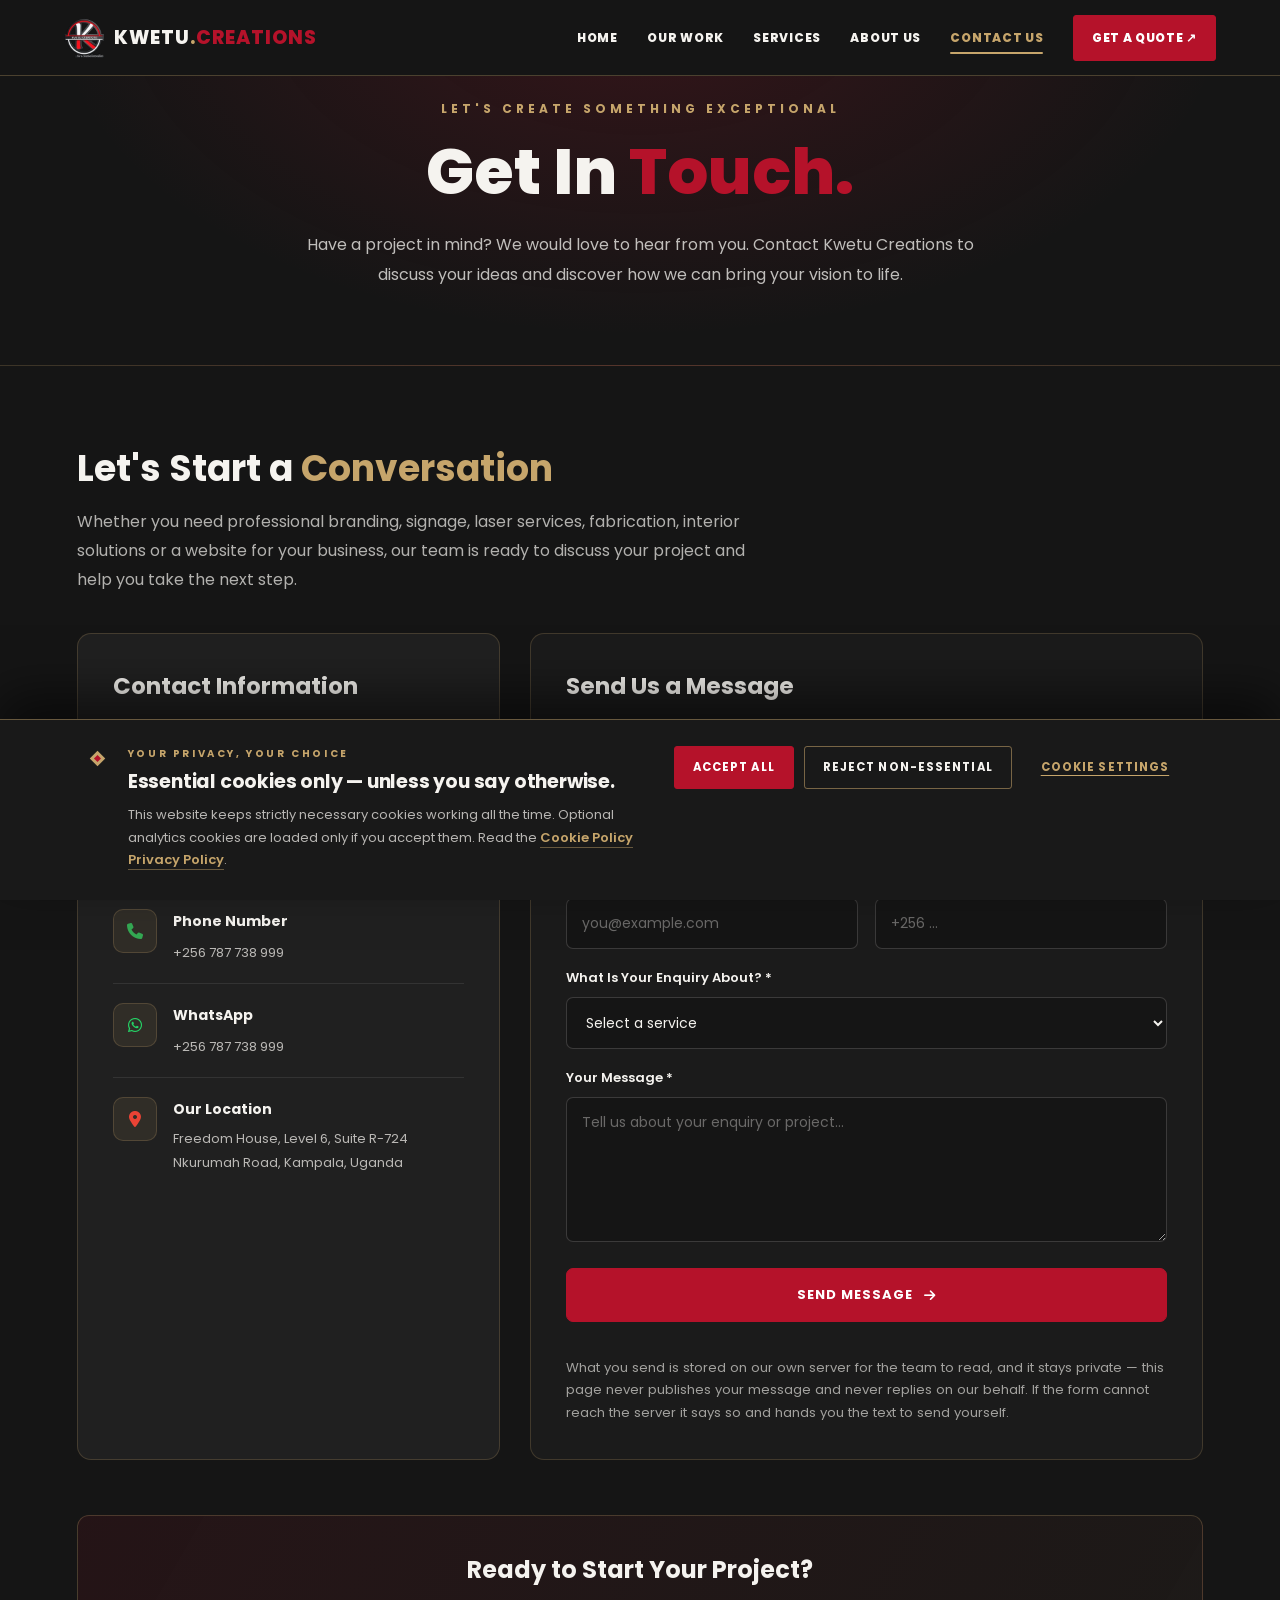
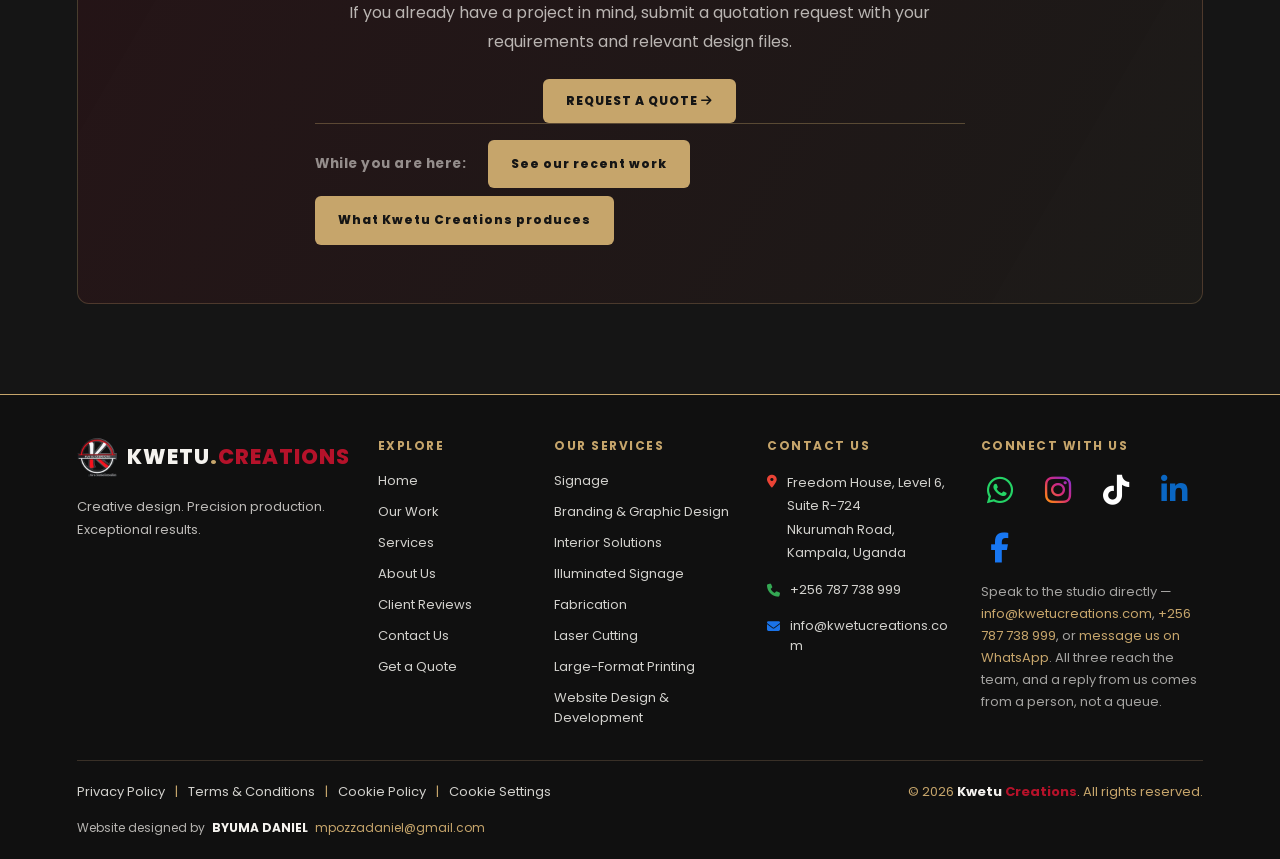
<file: contact.html>
<!DOCTYPE html>
<html lang="en">
<head>
    <meta charset="UTF-8">
    <meta name="viewport" content="width=device-width, initial-scale=1.0">

    <title>Contact Us | Kwetu Creations, Kampala</title>  <!-- SEO:BEGIN -->
  <meta name="description" content="Talk to Kwetu Creations about signage, branding, illuminated displays or interior work. Reach us on Nkurumah Road, Kampala, or call +256 787 738 999.">
  <!-- SEO:DOMAIN: tools/set-domain.php inserts the canonical link, og:url and og:image here -->
  <meta property="og:type" content="website">
  <meta property="og:site_name" content="Kwetu Creations">
  <meta property="og:locale" content="en_UG">
  <meta property="og:title" content="Contact Us | Kwetu Creations, Kampala">
  <meta property="og:description" content="Talk to Kwetu Creations about signage, branding, illuminated displays or interior work. Reach us on Nkurumah Road, Kampala, or call +256 787 738 999.">
  <meta name="twitter:card" content="summary">
  <meta name="twitter:title" content="Contact Us | Kwetu Creations, Kampala">
  <meta name="twitter:description" content="Talk to Kwetu Creations about signage, branding, illuminated displays or interior work. Reach us on Nkurumah Road, Kampala, or call +256 787 738 999.">
  <link rel="icon" type="image/png" sizes="32x32" href="images/logo/favicon-32.png?v=4">
  <link rel="apple-touch-icon" href="images/logo/apple-touch-icon.png?v=3">
  <!-- SEO:END -->

    <link rel="preconnect" href="https://fonts.googleapis.com">
    <link rel="preconnect" href="https://fonts.gstatic.com" crossorigin>
    <link rel="stylesheet"
        href="https://fonts.googleapis.com/css2?family=Poppins:wght@400;500;600;700;800&display=swap">
    <link rel="stylesheet" href="css/shared.css">

    <!-- Font Awesome icons -->
        <link rel="preload" as="style"
        href="https://cdnjs.cloudflare.com/ajax/libs/font-awesome/6.7.2/css/all.min.css"
        onload="this.onload=null;this.rel='stylesheet'">
    <noscript>
        <link rel="stylesheet"
            href="https://cdnjs.cloudflare.com/ajax/libs/font-awesome/6.7.2/css/all.min.css">
    </noscript>

    <style>
        /* =================================
           KWETU CREATIONS CONTACT PAGE
           ================================= */

        .contact-page {
            background: #151515;
            color: #F5F3EF;
            min-height: 100vh;
            overflow: hidden;
        }

        .contact-page * {
            box-sizing: border-box;
        }

        .contact-hero {
            position: relative;
            padding: calc(var(--nav-h, 76px) + 24px) 7% 75px;
            text-align: center;
            background:
                radial-gradient(
                    ellipse at 50% 0%,
                    rgba(181, 18, 42, 0.20),
                    transparent 65%
                ),
                #151515;
            border-bottom: 1px solid rgba(198, 165, 107, 0.22);
        }

        .contact-eyebrow {
            color: #C6A56B;
            font-size: 12px;
            font-weight: 700;
            letter-spacing: 4px;
            text-transform: uppercase;
            margin-bottom: 18px;
        }

        .contact-hero h1 {
            font-size: clamp(36px, 5vw, 64px);
            line-height: 1.12;
            margin: 0 0 22px;
            color: #F5F3EF;
            font-weight: 800;
        }

        .contact-hero h1 span {
            color: #B5122A;
        }

        .contact-hero p {
            max-width: 680px;
            margin: 0 auto;
            color: rgba(245, 243, 239, 0.76);
            font-size: 16px;
            line-height: 1.9;
        }

        .contact-container {
            width: min(1160px, 88%);
            margin: 0 auto;
            padding: 75px 0 90px;
        }

        .contact-intro {
            margin-bottom: 38px;
        }

        .contact-intro h2 {
            font-size: clamp(25px, 3vw, 36px);
            margin: 0 0 12px;
            color: #F5F3EF;
        }

        .contact-intro h2 span {
            color: #C6A56B;
        }

        .contact-intro p {
            color: rgba(245, 243, 239, 0.70);
            line-height: 1.8;
            max-width: 700px;
            margin: 0;
        }

        .contact-layout {
            display: grid;
            grid-template-columns: 0.85fr 1.35fr;
            gap: 30px;
            align-items: stretch;
        }

        .contact-info,
        .contact-form-card {
            border: 1px solid rgba(198, 165, 107, 0.22);
            border-radius: 14px;
            padding: 35px;
        }

        .contact-info {
            background: #202020;
        }

        .contact-form-card {
            background: #1B1B1B;
        }

        .contact-info h3,
        .contact-form-card h3 {
            color: #F5F3EF;
            font-size: 23px;
            margin: 0 0 12px;
        }

        .contact-info > p,
        .contact-form-card > p {
            color: rgba(245, 243, 239, 0.68);
            font-size: 14px;
            line-height: 1.8;
            margin-bottom: 28px;
        }

        .contact-detail {
            display: flex;
            gap: 16px;
            align-items: flex-start;
            padding: 19px 0;
            border-bottom: 1px solid rgba(245, 243, 239, 0.09);
        }

        .contact-detail:last-of-type {
            border-bottom: none;
        }

        .contact-icon {
            flex-shrink: 0;
            width: 44px;
            height: 44px;
            display: grid;
            place-items: center;
            color: #C6A56B;
            background: rgba(198, 165, 107, 0.10);
            border: 1px solid rgba(198, 165, 107, 0.22);
            border-radius: 10px;
        }

        /* Each glyph in the colour people already read it as — mail blue, call
           green, WhatsApp's own green, pin red. The tile behind each stays gold,
           so the box keeps the site palette while the marks become recognisable.
           Two classes beat the gold on .contact-icon above, which is inherited. */
        .contact-icon .fa-envelope {
            color: #1A73E8;
        }

        .contact-icon .fa-phone {
            color: #34A853;
        }

        .contact-icon .fa-whatsapp {
            color: #25D366;
        }

        .contact-icon .fa-location-dot {
            color: #EA4335;
        }

        .contact-detail h4 {
            font-size: 14px;
            margin: 2px 0 7px;
            color: #F5F3EF;
        }

        .contact-detail p,
        .contact-detail a {
            color: rgba(245, 243, 239, 0.72);
            font-size: 13px;
            line-height: 1.8;
            margin: 0;
            overflow-wrap: anywhere;
            text-decoration: none;
        }

        .contact-detail a:hover {
            color: #C6A56B;
        }

        .contact-note {
            margin-top: 28px;
            padding: 17px;
            border-left: 3px solid #B5122A;
            background: rgba(181, 18, 42, 0.08);
            color: rgba(245, 243, 239, 0.72);
            font-size: 13px;
            line-height: 1.8;
        }

        .contact-form {
            display: flex;
            flex-direction: column;
            gap: 19px;
        }

        .contact-form .form-row {
            display: grid;
            grid-template-columns: 1fr 1fr;
            gap: 17px;
        }

        .contact-form label {
            display: block;
            color: #F5F3EF;
            font-size: 13px;
            font-weight: 600;
            margin-bottom: 9px;
        }

        .contact-form input,
        .contact-form select,
        .contact-form textarea {
            width: 100%;
            padding: 14px 15px;
            background: #151515;
            color: #F5F3EF;
            border: 1px solid rgba(245, 243, 239, 0.17);
            border-radius: 7px;
            outline: none;
            font-family: inherit;
            font-size: 14px;
            transition: border-color 0.25s ease;
        }

        .contact-form input:focus,
        .contact-form select:focus,
        .contact-form textarea:focus {
            border-color: #C6A56B;
        }

        .contact-form input::placeholder,
        .contact-form textarea::placeholder {
            color: rgba(245, 243, 239, 0.38);
        }

        .contact-form textarea {
            min-height: 145px;
            resize: vertical;
        }

        .contact-form select {
            cursor: pointer;
        }

        .contact-submit {
            display: inline-flex;
            justify-content: center;
            align-items: center;
            gap: 11px;
            padding: 16px 24px;
            background: #B5122A;
            border: 1px solid #B5122A;
            border-radius: 7px;
            color: #FFFFFF;
            font-size: 13px;
            font-weight: 700;
            letter-spacing: 1px;
            text-transform: uppercase;
            cursor: pointer;
            transition: background 0.25s ease,
                        border-color 0.25s ease;
        }

        .contact-submit:hover {
            background: #8F0E21;
            border-color: #C6A56B;
        }

        .contact-form small {
            color: rgba(245, 243, 239, 0.50);
            line-height: 1.7;
        }

        .contact-bottom {
            margin-top: 55px;
            padding: 36px;
            text-align: center;
            border: 1px solid rgba(198, 165, 107, 0.25);
            border-radius: 12px;
            background:
                linear-gradient(
                    120deg,
                    rgba(181, 18, 42, 0.10),
                    rgba(198, 165, 107, 0.04)
                );
        }

        .contact-bottom h3 {
            font-size: 24px;
            margin: 0 0 12px;
        }

        .contact-bottom p {
            color: rgba(245, 243, 239, 0.72);
            line-height: 1.8;
            margin: 0 auto 22px;
            max-width: 650px;
        }

        .contact-bottom a {
            display: inline-block;
            padding: 13px 23px;
            background: #C6A56B;
            color: #151515;
            text-decoration: none;
            border-radius: 6px;
            font-size: 12px;
            font-weight: 800;
            letter-spacing: 1px;
        }

        .contact-bottom a:hover {
            background: #F5F3EF;
        }

        @media (max-width: 850px) {
            .contact-layout {
                grid-template-columns: 1fr;
            }

            .contact-hero {
                padding: calc(var(--nav-h, 76px) + 26px) 6%;
            }

            .contact-container {
                width: 90%;
                padding: 55px 0 65px;
            }
        }

        @media (max-width: 520px) {
            .contact-info,
            .contact-form-card {
                padding: 23px 19px;
            }

            .contact-form .form-row {
                grid-template-columns: 1fr;
                gap: 19px;
            }

            .contact-bottom {
                padding: 27px 20px;
            }

            .contact-eyebrow {
                letter-spacing: 2px;
                font-size: 10px;
            }
        }
        
        /* CONTACT PAGE SCROLL FIX */
        html {
            height: auto;
            overflow-y: auto;
            scroll-behavior: smooth;
        }

        body.contact-page {
            height: auto;
            min-height: 100%;
            overflow-x: hidden;
            overflow-y: auto;
        }

        #site-header,
        #site-footer {
            flex-shrink: 0;
        }

    </style>
  <!-- SEO:JSON-LD:BEGIN -->
  <script type="application/ld+json">
  {
      "@context": "https://schema.org",
      "@type": "LocalBusiness",
      "@id": "#kwetu-creations",
      "name": "Kwetu Creations",
      "description": "Kampala creative studio delivering signage solutions, branding and graphic design, interior solutions, illuminated signage, laser cutting, custom fabrication, large-format printing and website design.",
      "email": "info@kwetucreations.com",
      "telephone": "+256787738999",
      "foundingDate": "2014",
      "founder": {
          "@type": "Person",
          "name": "Stephen Were Mbatya",
          "jobTitle": "Marketing Director"
      },
      "employee": [
          {
              "@type": "Person",
              "name": "Stephen Were Mbatya",
              "jobTitle": "Marketing Director"
          },
          {
              "@type": "Person",
              "name": "Byuma Daniel",
              "jobTitle": "Creative Graphics Designer"
          }
      ],
      "address": {
          "@type": "PostalAddress",
          "streetAddress": "Freedom House, Level 6, Suite R-724, Nkurumah Road",
          "addressLocality": "Kampala",
          "addressCountry": "UG"
      },
      "knowsAbout": [
          "Signage solutions",
          "Illuminated signage",
          "Branding and graphic design",
          "Large-format printing",
          "Laser cutting",
          "Custom fabrication",
          "Interior solutions",
          "Website design and development"
      ],
      "hasOfferCatalog": {
          "@type": "OfferCatalog",
          "name": "Studio services",
          "itemListElement": [
              {
                  "@type": "Offer",
                  "url": "services.html#signage",
                  "itemOffered": {
                      "@type": "Service",
                      "name": "Signage Solutions"
                  }
              },
              {
                  "@type": "Offer",
                  "url": "services.html#branding",
                  "itemOffered": {
                      "@type": "Service",
                      "name": "Branding & Graphic Design"
                  }
              },
              {
                  "@type": "Offer",
                  "url": "services.html#interiors",
                  "itemOffered": {
                      "@type": "Service",
                      "name": "Interior Solutions"
                  }
              },
              {
                  "@type": "Offer",
                  "url": "services.html#illuminated-signage",
                  "itemOffered": {
                      "@type": "Service",
                      "name": "Illuminated Signage"
                  }
              },
              {
                  "@type": "Offer",
                  "url": "services.html#fabrication",
                  "itemOffered": {
                      "@type": "Service",
                      "name": "Custom Fabrication"
                  }
              },
              {
                  "@type": "Offer",
                  "url": "services.html#laser-cutting",
                  "itemOffered": {
                      "@type": "Service",
                      "name": "Laser Cutting"
                  }
              },
              {
                  "@type": "Offer",
                  "url": "services.html#large-format-printing",
                  "itemOffered": {
                      "@type": "Service",
                      "name": "Large-Format Printing"
                  }
              },
              {
                  "@type": "Offer",
                  "url": "services.html#web-design",
                  "itemOffered": {
                      "@type": "Service",
                      "name": "Website Design & Development"
                  }
              }
          ]
      }
  }
  </script>
  <!-- SEO:JSON-LD:END -->
</head>

<body class="contact-page">

    <!-- Shared navigation -->
    <div id="site-header">
  <!-- KWETU:CHROME:SITE-HEADER:BEGIN -->
  <header class="navbar">
      <a href="./" class="logo">
          <img class="logo-mark" src="images/logo/mark.webp?v=3" alt="" width="120" height="120">
          <span class="logo-kwetu">KWETU</span><span class="logo-dot">.</span>
          <span class="logo-creations">CREATIONS</span>
      </a>
  
      <button
          class="menu-toggle"
          id="menu-toggle"
          type="button"
          aria-label="Open navigation menu"
          aria-controls="main-navigation"
          aria-expanded="false">
          <span></span>
          <span></span>
          <span></span>
      </button>
  
      <nav class="nav-links" id="main-navigation" aria-label="Main navigation">
          <a href="./" data-page="index3.html">Home</a>
          <a href="portfolio.html" data-page="portfolio.html">Our Work</a>
          <a href="services.html" data-page="services.html">Services</a>
          <a href="about.html" data-page="about.html">About Us</a>
         <a href="contact.html" data-page="contact.html">Contact Us</a>
          <a href="quote-request.html" class="nav-quote" data-page="quote-request.html">Get a Quote ↗</a>
          
      </nav>
  </header>
  <!-- KWETU:CHROME:SITE-HEADER:END -->
</div>

    <main>
        <!-- Page introduction -->
        <section class="contact-hero">
            <div class="contact-eyebrow">
                Let's Create Something Exceptional
            </div>

            <h1>
                Get In <span>Touch.</span>
            </h1>

            <p>
                Have a project in mind? We would love to hear from you.
                Contact Kwetu Creations to discuss your ideas and discover
                how we can bring your vision to life.
            </p>
        </section>

        <section class="contact-container">

            <div class="contact-intro">
                <h2>Let's Start a <span>Conversation</span></h2>

                <p>
                    Whether you need professional branding, signage,
                    laser services, fabrication, interior solutions or
                    a website for your business, our team is ready to
                    discuss your project and help you take the next step.
                </p>
            </div>

            <div class="contact-layout">

                <!-- Contact information -->
                <aside class="contact-info">
                    <h3>Contact Information</h3>

                    <p>
                        Reach out to us using the contact details below.
                        We look forward to hearing from you.
                    </p>

                    <div class="contact-detail">
                        <div class="contact-icon">
                            <i class="fas fa-envelope"></i>
                        </div>

                        <div>
                            <h4>Email Address</h4>
                            <a href="mailto:info@kwetucreations.com">
                                info@kwetucreations.com
                            </a>
                        </div>
                    </div>

                    <div class="contact-detail">
                        <div class="contact-icon">
                            <i class="fas fa-phone"></i>
                        </div>

                        <div>
                            <h4>Phone Number</h4>
                            <a href="tel:+256787738999">
                                +256 787 738 999
                            </a>
                        </div>
                    </div>

                    <!-- Above "Our Location" on purpose: .contact-detail:last-of-type
                         removes the divider line, and the address should keep it. -->
                    <div class="contact-detail">
                        <div class="contact-icon">
                            <i class="fa-brands fa-whatsapp" aria-hidden="true"></i>
                        </div>

                        <div>
                            <h4>WhatsApp</h4>
                            <a href="https://wa.me/256787738999?text=Hello%20Kwetu%20Creations%2C%20I%20would%20like%20to%20ask%20about%20your%20services."
                               target="_blank" rel="noopener">
                                +256 787 738 999
                            </a>
                        </div>
                    </div>

                    <div class="contact-detail">
                        <div class="contact-icon">
                            <i class="fas fa-location-dot"></i>
                        </div>

                        <div>
                            <h4>Our Location</h4>
                            <p>
                            
                    Freedom House, Level 6, Suite R-724<br>
                    Nkurumah Road,  Kampala, Uganda<br>
                    
                
                            </p>
                        </div>
                    </div>

                   
                </aside>

                <!-- Contact form -->
                <div class="contact-form-card">
                    <h3>Send Us a Message</h3>

                    <p>
                        Tell us a little about yourself and how we can
                        help with your project.
                    </p>

                    <form class="contact-form"
                          id="contactForm"
                          action="#"
                          method="post"
                          data-form-guard
                          data-endpoint="backend/submit-enquiry.php"
                          data-csrf-endpoint="backend/csrf-token.php"
                          data-recipient="info@kwetucreations.com"
                          data-subject="Website enquiry - Kwetu Creations">

                        <input type="hidden" name="kind" value="contact">

                        <!-- Bot trap. A person never sees or fills this. -->
                        <div class="guard-trap" aria-hidden="true">
                            <label for="contact-website">Company website</label>
                            <input type="text" id="contact-website"
                                   name="company_website"
                                   tabindex="-1"
                                   autocomplete="off">
                        </div>

                        <div class="form-row">
                            <div>
                                <label for="fullName">Full Name *</label>
                                <input
                                    type="text"
                                    id="fullName"
                                    name="fullName"
                                    placeholder="Your full name"
                                    autocomplete="name"
                                    required>
                            </div>

                            <div>
                                <label for="company">Company Name</label>
                                <input
                                    type="text"
                                    id="company"
                                    name="company"
                                    placeholder="Your company (optional)"
                                    autocomplete="organization">
                            </div>
                        </div>

                        <div class="form-row">
                            <div>
                                <label for="email">Email Address *</label>
                                <input
                                    type="email"
                                    id="email"
                                    name="email"
                                    placeholder="you@example.com"
                                    autocomplete="email"
                                    required>
                            </div>

                            <div>
                                <label for="phone">Phone Number</label>
                                <input
                                    type="tel"
                                    id="phone"
                                    name="phone"
                                    placeholder="+256 ..."
                                    autocomplete="tel">
                            </div>
                        </div>

                        <div>
                            <label for="subject">What Is Your Enquiry About? *</label>

                            <select id="subject" name="subject" required>
                                <option value="">Select a service</option>
                                <option value="Branding">Branding</option>
                                <option value="Laser Services">Laser Services</option>
                                <option value="Signage">Signage</option>
                                <option value="Fabrication">Fabrication</option>
                                <option value="Interior Solutions">Interior Solutions</option>
                                <option value="Website design">Website Design &amp; Development</option>
                                <option value="General Enquiry">General Enquiry</option>
                                <option value="Other">Other</option>
                            </select>
                        </div>

                        <div>
                            <label for="message">Your Message *</label>

                            <textarea
                                id="message"
                                name="message"
                                placeholder="Tell us about your enquiry or project..."
                                required></textarea>
                        </div>

                        <button type="submit" class="contact-submit">
                            Send Message
                            <i class="fas fa-arrow-right"></i>
                        </button>

                        <p class="form-note">
                            What you send is stored on our own server for the
                            team to read, and it stays private — this page
                            never publishes your message and never replies on
                            our behalf. If the form cannot reach the server it
                            says so and hands you the text to send yourself.
                        </p>

                       
                    </form>
                </div>

            </div>

            <!-- Quote call to action -->
            <div class="contact-bottom">
                <h3>Ready to Start Your Project?</h3>

                <p>
                    If you already have a project in mind, submit a
                    quotation request with your requirements and relevant
                    design files.
                </p>

                <a href="quote-request.html">
                    REQUEST A QUOTE
                    <i class="fas fa-arrow-right"></i>
                </a>

        <p class="related-links">
            <span>While you are here:</span>
            <a href="portfolio.html">See our recent work</a>
            <a href="services.html">What Kwetu Creations produces</a>
        </p>
            </div>

        </section>
    </main>

    <!-- Shared footer -->
    <div id="site-footer">
  <!-- KWETU:CHROME:SITE-FOOTER:BEGIN -->
  <footer class="site-footer">
  
      <div class="footer-top">
          <div class="footer-brand">
              <a href="./" class="footer-logo">
                  <img class="footer-logo-mark" src="images/logo/mark.webp?v=3" alt="" width="120" height="120">
                  <span class="logo-kwetu">KWETU</span><span class="logo-dot">.</span>
                  <span class="logo-creations">CREATIONS</span>
              </a>
  
              <p class="footer-tagline">
                  Creative design. Precision production. Exceptional results.
              </p>
          </div>
  
          <div class="footer-explore">
              <h3>EXPLORE</h3>
              <a href="./" data-page="index3.html">Home</a>
              <a href="portfolio.html" data-page="portfolio.html">Our Work</a>
              <a href="services.html" data-page="services.html">Services</a>
              <a href="about.html" data-page="about.html">About Us</a>
              <a href="testimonials.html" data-page="testimonials.html">Client Reviews</a>
              <a href="contact.html" data-page="contact.html">Contact Us</a>
              <a href="quote-request.html" data-page="quote-request.html">Get a Quote</a>
          </div>
          <div class="footer-services">
                  <h3>OUR SERVICES</h3>
                  <a href="services.html#signage">Signage</a>
                  <a href="services.html#branding">Branding &amp; Graphic Design</a>
                  <a href="services.html#interiors">Interior Solutions</a>
                  <a href="services.html#illuminated-signage">Illuminated Signage</a>
                  <a href="services.html#fabrication">Fabrication</a>
                  <a href="services.html#laser-cutting">Laser Cutting</a>
                  <a href="services.html#large-format-printing">Large-Format Printing</a>
                  <a href="services.html#web-design">Website Design &amp; Development</a>
              </div>
  
              <div class="footer-contact">
                  <h3>CONTACT US</h3>
  
              <div class="footer-contact-item">
                  <i class="fa-solid fa-location-dot" aria-hidden="true"></i>
                  <address>
                      Freedom House, Level 6, Suite R-724<br>
                      Nkurumah Road, Kampala, Uganda
                     
                  </address>
              </div>
  
              <div class="footer-contact-item">
                  <i class="fa-solid fa-phone" aria-hidden="true"></i>
                  <a href="tel:+256787738999">+256 787 738 999</a>
              </div>
              
              <div class="footer-contact-item">
                  <i class="fas fa-envelope" aria-hidden="true"></i>
                  <a href="mailto:info@kwetucreations.com">
                      info@kwetucreations.com
                  </a>
              </div>
  
          </div>
  
          <div class="footer-social">
              <h3>CONNECT WITH US</h3>
  
              <div class="social-icons-container">
                  <a class="icon-link whatsapp"
                     href="https://wa.me/256787738999?text=Hello%20Kwetu%20Creations%2C%20I%20would%20like%20to%20ask%20about%20your%20services."
                     target="_blank" rel="noopener"
                     aria-label="Message the studio on WhatsApp"
                     title="Message the studio on WhatsApp">
                      <i class="fa-brands fa-whatsapp" aria-hidden="true"></i>
                  </a>
                  <span class="icon-link instagram" role="img"
                        aria-label="Instagram" title="Instagram">
                      <i class="fa-brands fa-instagram" aria-hidden="true"></i>
                  </span>
                  <span class="icon-link tiktok" role="img"
                        aria-label="TikTok" title="TikTok">
                      <i class="fa-brands fa-tiktok" aria-hidden="true"></i>
                  </span>
                  <span class="icon-link linkedin" role="img"
                        aria-label="LinkedIn" title="LinkedIn">
                      <i class="fa-brands fa-linkedin-in" aria-hidden="true"></i>
                  </span>
                  <span class="icon-link facebook" role="img"
                        aria-label="Facebook" title="Facebook">
                      <i class="fa-brands fa-facebook-f" aria-hidden="true"></i>
                  </span>
              </div>
  
              <p class="footer-social-note">
                  Speak to the studio directly —
                  <a href="mailto:info@kwetucreations.com">info@kwetucreations.com</a>,
                  <a href="tel:+256787738999">+256 787 738 999</a>,
                  or
                  <a href="https://wa.me/256787738999?text=Hello%20Kwetu%20Creations%2C%20I%20would%20like%20to%20ask%20about%20your%20services."
                     target="_blank" rel="noopener">message us on WhatsApp</a>.
                  All three reach the team, and a reply from us comes from a
                  person, not a queue.
              </p>
  
          </div>
          
      </div>
  
      <div class="footer-bottom">
          <div class="footer-legal-links">
              <a href="privacy-policy.html">Privacy Policy</a>
              <span>|</span>
              <a href="terms-and-conditions.html">Terms &amp; Conditions</a>
              <span>|</span>
              <a href="cookie-policy.html">Cookie Policy</a>
              <span>|</span>
              <button type="button" data-cookie-settings
                      aria-haspopup="dialog">Cookie Settings</button>
          </div>
  
          <p class="footer-copyright">
              &copy; <span id="year"></span>
              <span class="footer-kwetu">Kwetu</span>
              <span class="footer-creations">Creations</span>.
              All rights reserved.
          </p>
  
          <div class="footer-designer">
              <span>Website designed by</span>
              <strong>BYUMA DANIEL</strong>
              <a href="https://mail.google.com/mail/?view=cm&amp;fs=1&amp;to=mpozzadaniel@gmail.com"
                 target="_blank" rel="noopener noreferrer">
                  mpozzadaniel@gmail.com
              </a>
          </div>
      </div>
  
  </footer>
  <!-- KWETU:CHROME:SITE-FOOTER:END -->
</div>

    <script src="script.js"></script>
    <script src="cookie-consent.js"></script>

    <!-- Field validation and an honest note about what has not been sent -->
    <script src="form-guard.js"></script>

</body>
</html>
</file>
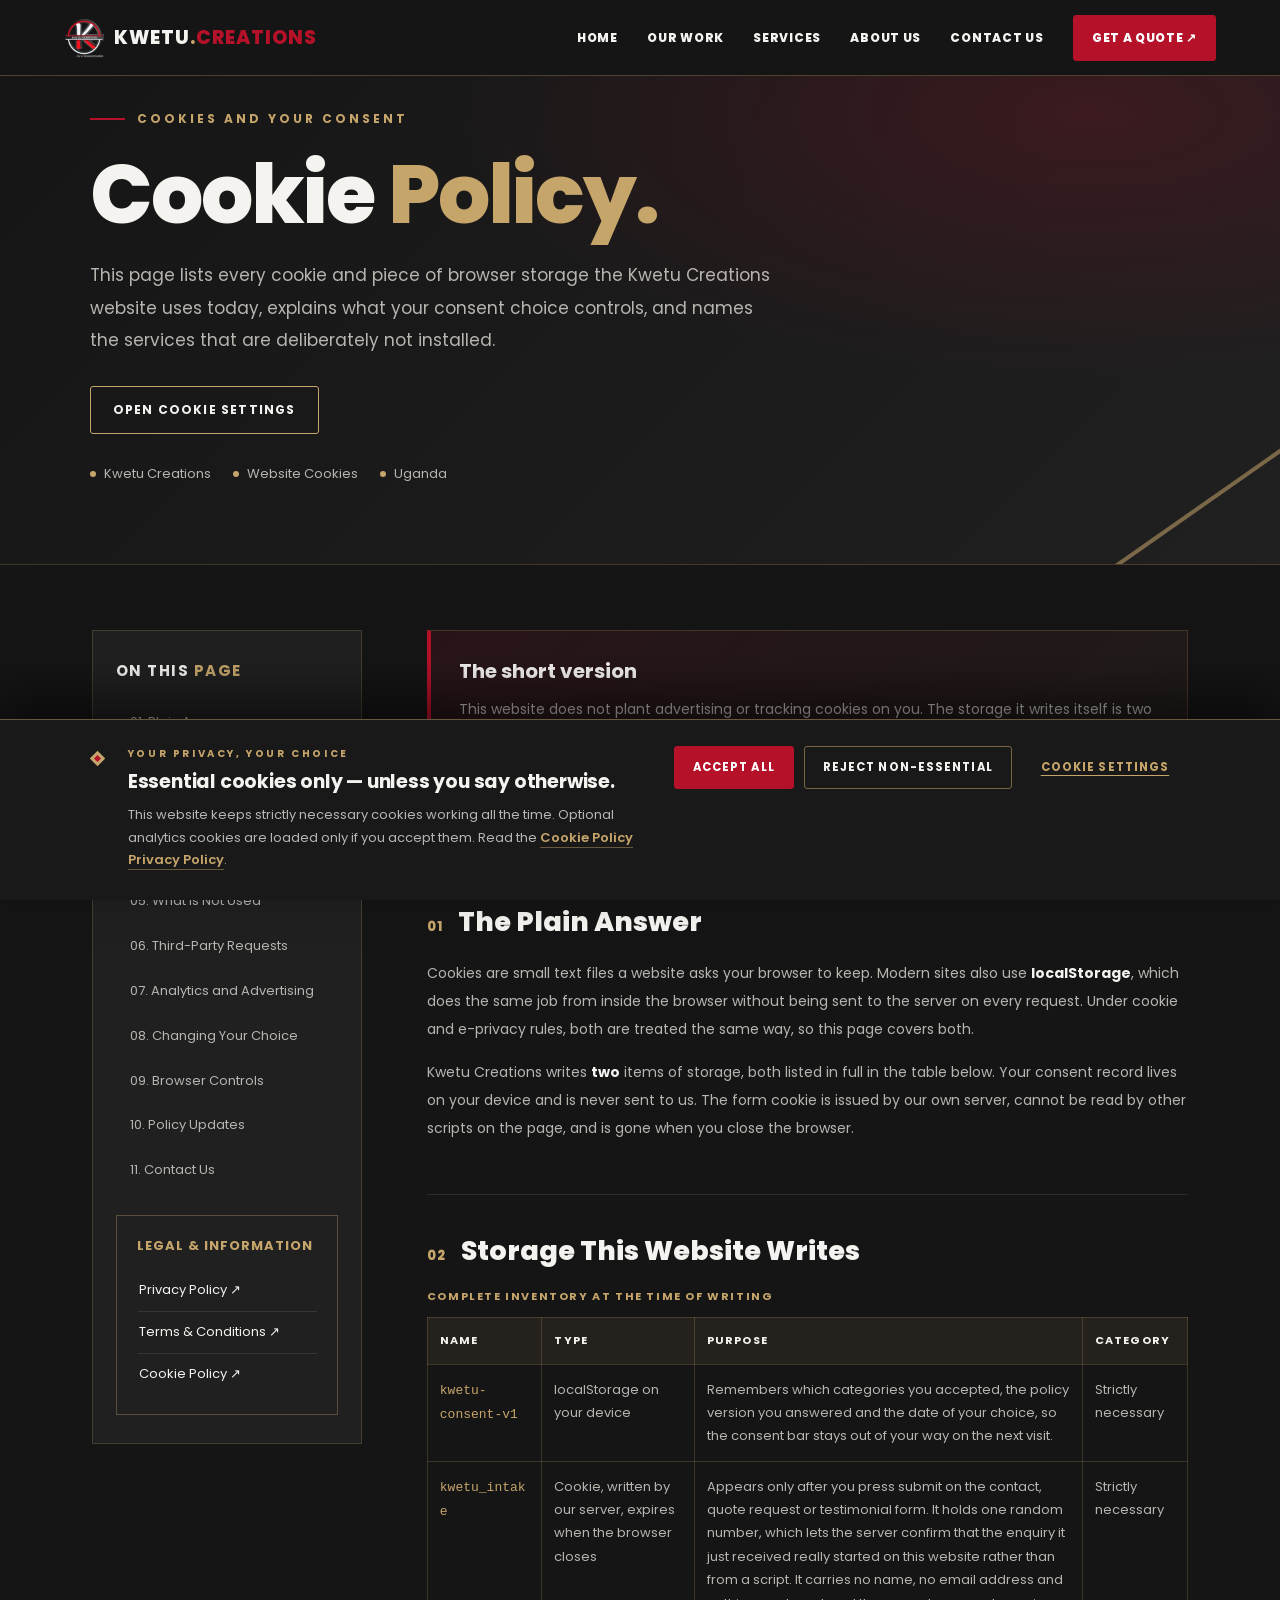
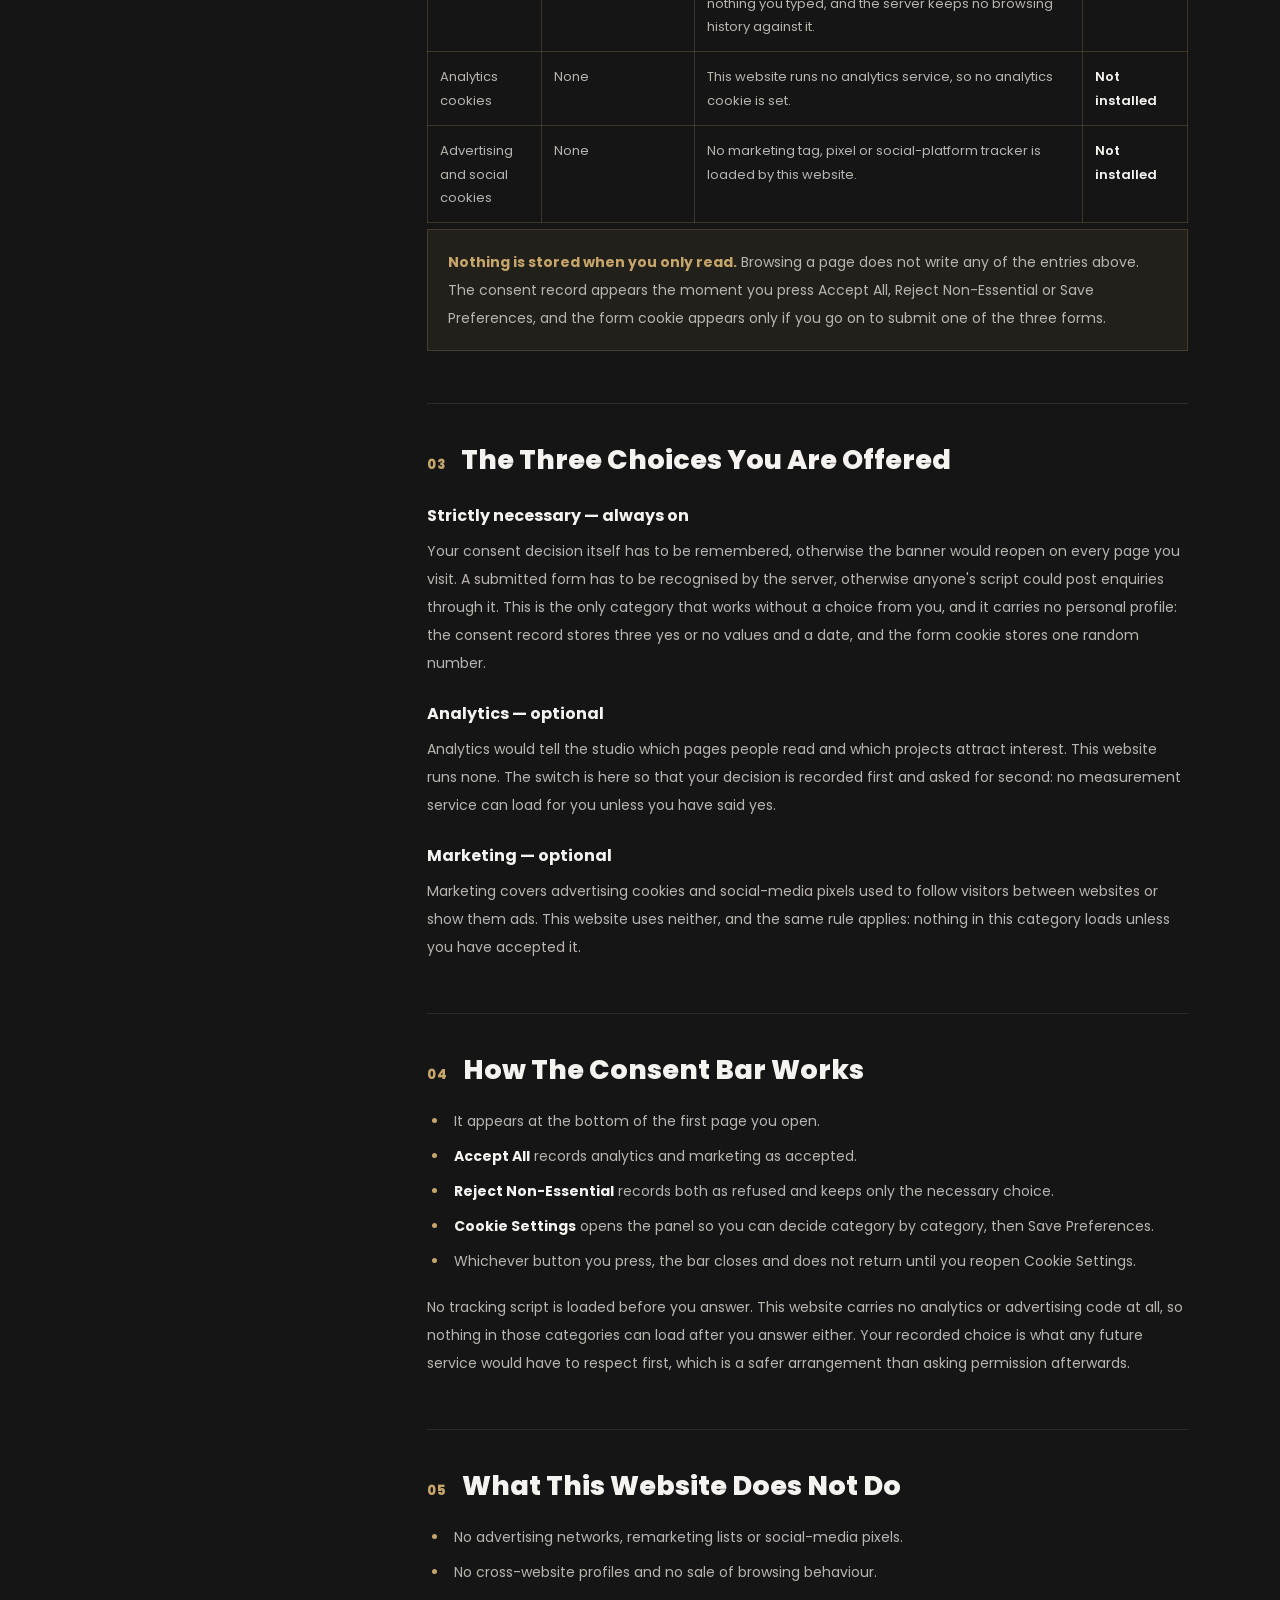
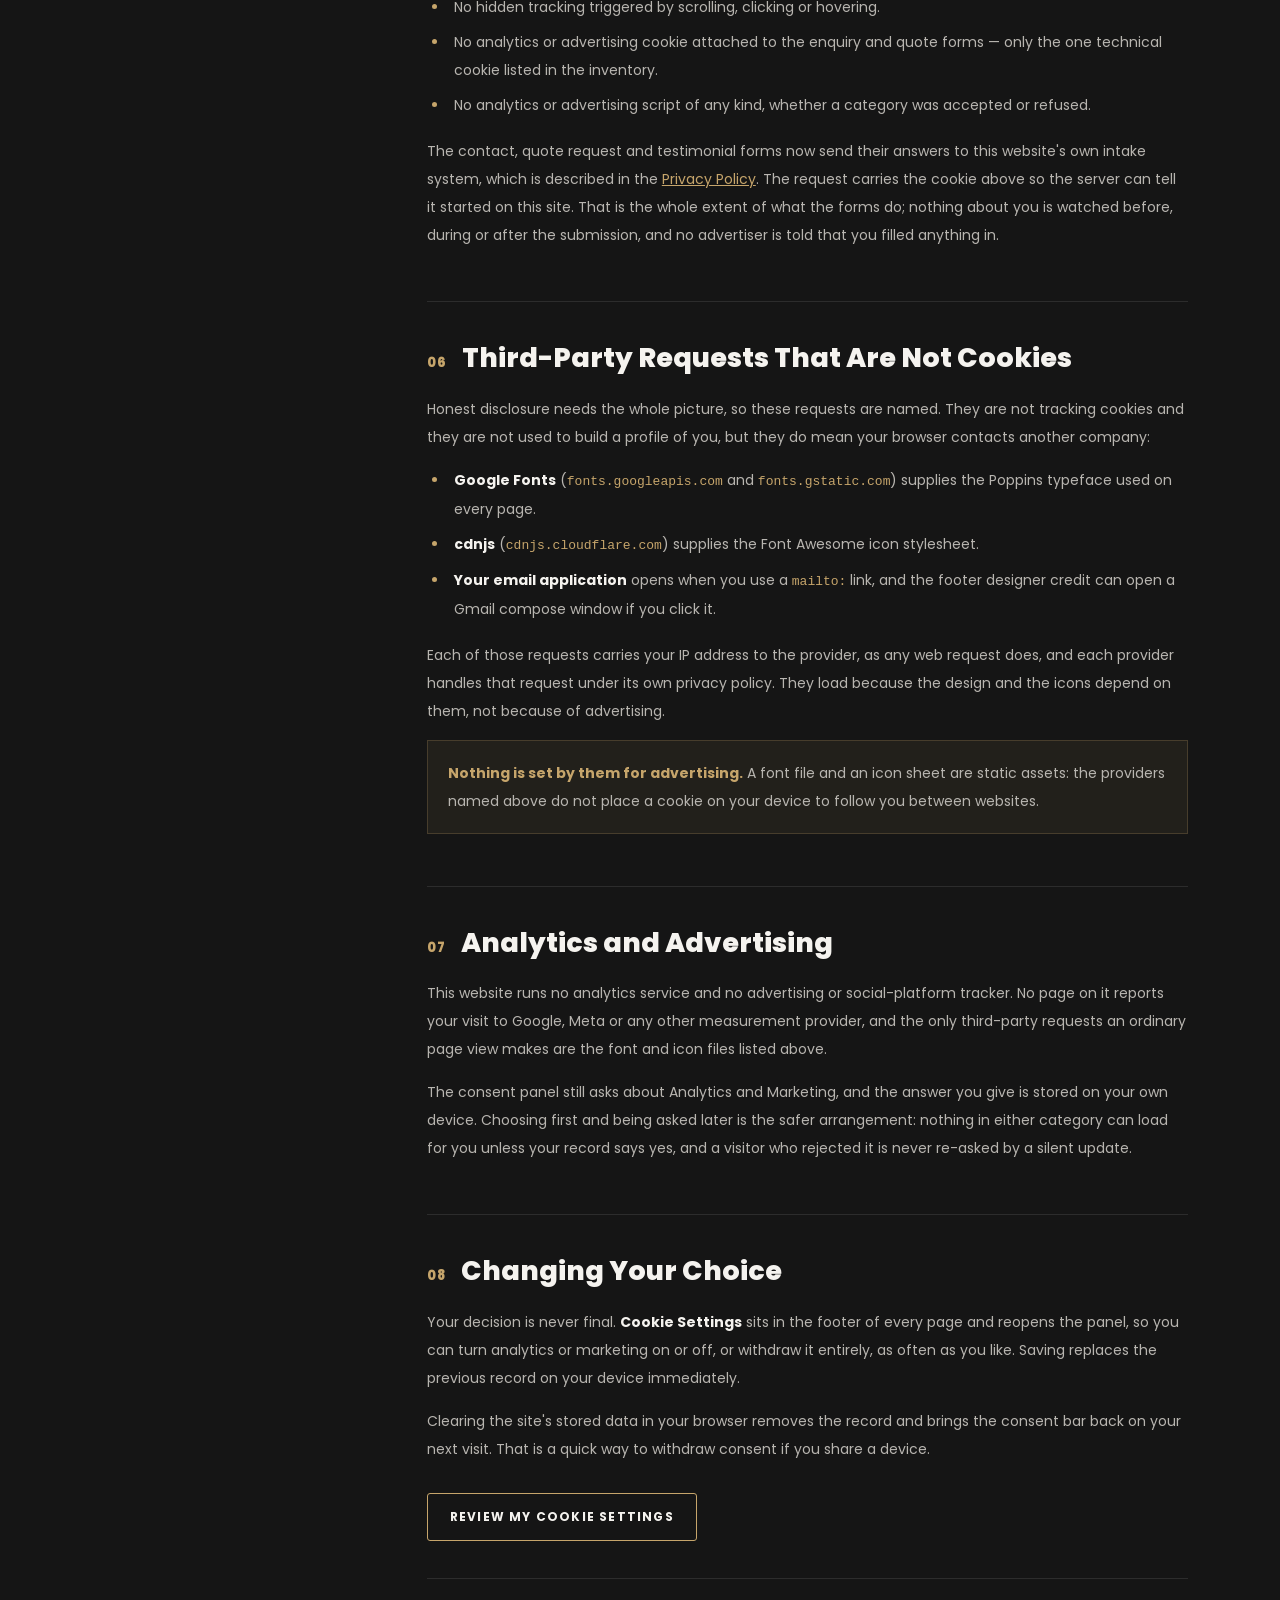
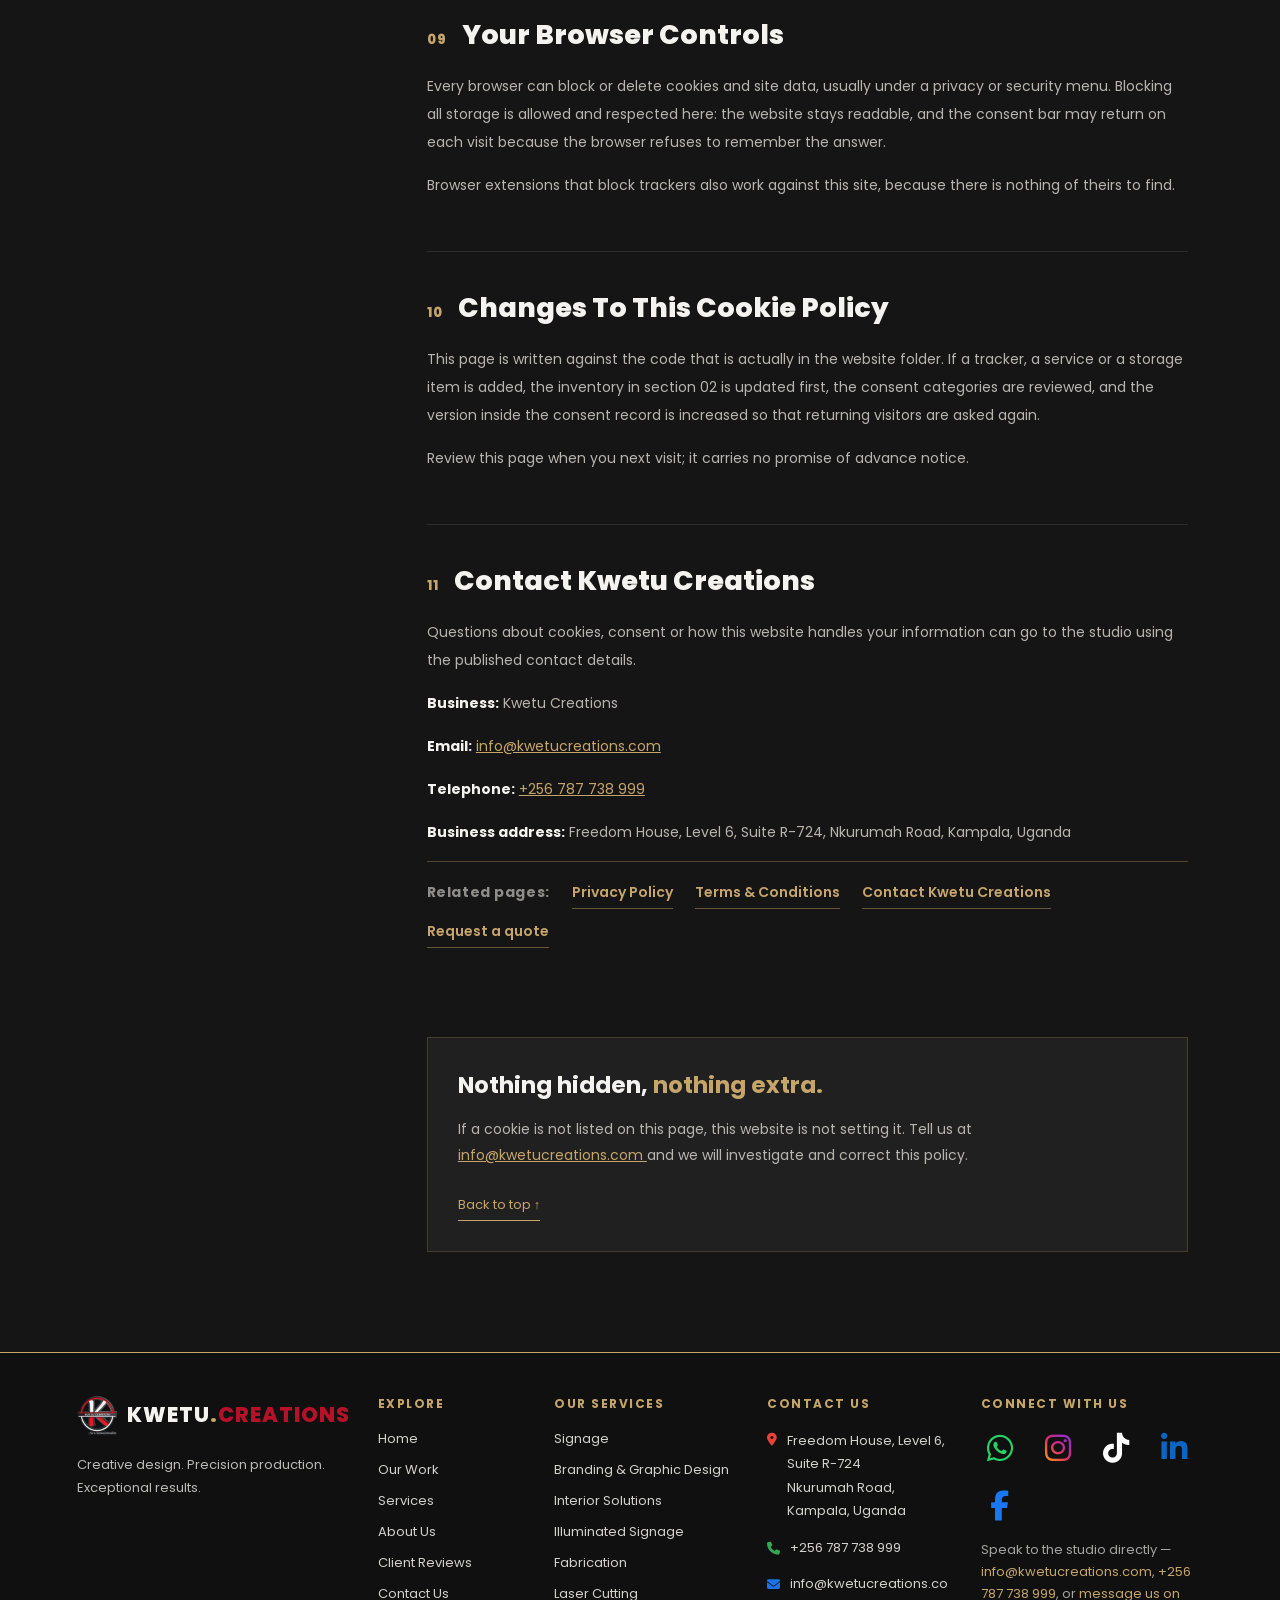
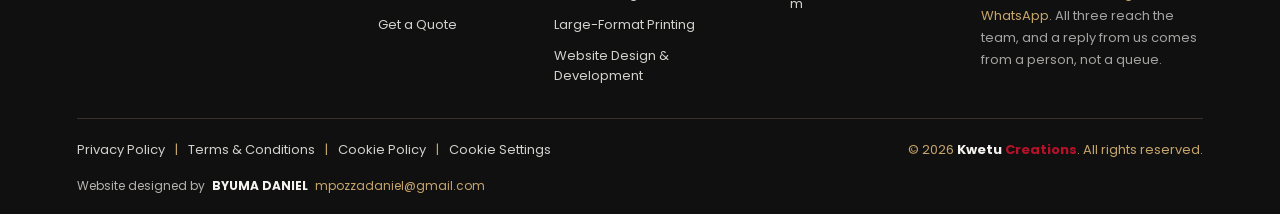
<file: cookie-policy.html>
<!DOCTYPE html>
<html lang="en">
<head>
    <meta charset="UTF-8">
    <meta name="viewport" content="width=device-width, initial-scale=1.0">

    <title>Cookie Policy | Kwetu Creations</title>  <!-- SEO:BEGIN -->
  <meta name="description" content="Which cookies and browser storage this Kwetu Creations website uses, what your consent controls and what is not installed.">
  <!-- SEO:DOMAIN: tools/set-domain.php inserts the canonical link, og:url and og:image here -->
  <meta property="og:type" content="website">
  <meta property="og:site_name" content="Kwetu Creations">
  <meta property="og:locale" content="en_UG">
  <meta property="og:title" content="Cookie Policy | Kwetu Creations">
  <meta property="og:description" content="Which cookies and browser storage this Kwetu Creations website uses, what your consent controls and what is not installed.">
  <meta name="twitter:card" content="summary">
  <meta name="twitter:title" content="Cookie Policy | Kwetu Creations">
  <meta name="twitter:description" content="Which cookies and browser storage this Kwetu Creations website uses, what your consent controls and what is not installed.">
  <link rel="icon" type="image/png" sizes="32x32" href="images/logo/favicon-32.png?v=4">
  <link rel="apple-touch-icon" href="images/logo/apple-touch-icon.png?v=3">
  <!-- SEO:END -->

    <meta name="theme-color" content="#151515">

    <link rel="preconnect" href="https://fonts.googleapis.com">
    <link rel="preconnect" href="https://fonts.gstatic.com" crossorigin>
    <link rel="stylesheet"
        href="https://fonts.googleapis.com/css2?family=Poppins:wght@400;500;600;700;800&display=swap">
    <link rel="stylesheet" href="css/shared.css">

        <link rel="preload" as="style"
        href="https://cdnjs.cloudflare.com/ajax/libs/font-awesome/6.7.2/css/all.min.css"
        onload="this.onload=null;this.rel='stylesheet'">
    <noscript>
        <link rel="stylesheet"
            href="https://cdnjs.cloudflare.com/ajax/libs/font-awesome/6.7.2/css/all.min.css">
    </noscript>

    <style>
        /* =========================================
           KWETU CREATIONS — COOKIE POLICY
           Premium black, red, white and gold
        ========================================= */

        :root {
            --cookie-red: #B5122A;
            --cookie-red-dark: #8F0E21;
            --cookie-gold: #C6A56B;
            --cookie-gold-dark: #A7864D;
            --cookie-white: #F5F3EF;
            --cookie-black: #151515;
            --cookie-black-soft: #202020;
            --cookie-muted: #B8B5B0;
            --cookie-border: rgba(198, 165, 107, 0.22);
        }

        /* The dark canvas belongs to the document, not only to <main>, so no
           leftover page margin can expose a white band down the sides. */
        body {
            background: var(--cookie-black);
        }

        .cookie-page {
            background: var(--cookie-black);
            color: var(--cookie-white);
            min-height: 100vh;
        }

        .cookie-page * {
            box-sizing: border-box;
        }

        .cookie-hero {
            position: relative;
            overflow: hidden;
            padding: calc(var(--nav-h, 76px) + 26px) 7% 80px;
            background:
                radial-gradient(
                    ellipse at 85% 20%,
                    rgba(181, 18, 42, 0.20),
                    transparent 42%
                ),
                linear-gradient(
                    135deg,
                    #151515 0%,
                    #202020 100%
                );
            border-bottom: 1px solid var(--cookie-border);
        }

        .cookie-hero::after {
            content: "";
            position: absolute;
            width: 260px;
            height: 4px;
            background: var(--cookie-gold);
            right: -50px;
            bottom: 55px;
            transform: rotate(-35deg);
            opacity: 0.55;
        }

        .cookie-hero-inner {
            max-width: 1150px;
            margin: 0 auto;
            position: relative;
            z-index: 1;
        }

        .cookie-eyebrow {
            display: inline-flex;
            align-items: center;
            gap: 12px;
            color: var(--cookie-gold);
            text-transform: uppercase;
            letter-spacing: 3px;
            font-size: 12px;
            font-weight: 700;
            margin-bottom: 24px;
        }

        .cookie-eyebrow::before {
            content: "";
            width: 35px;
            height: 2px;
            background: var(--cookie-red);
        }

        .cookie-hero h1 {
            max-width: 850px;
            margin: 0 0 22px;
            font-size: clamp(42px, 7vw, 82px);
            line-height: 1.04;
            letter-spacing: -2px;
            font-weight: 800;
        }

        .cookie-hero h1 span {
            color: var(--cookie-gold);
        }

        .cookie-hero-description {
            max-width: 680px;
            color: var(--cookie-muted);
            font-size: 17px;
            line-height: 1.9;
            margin: 0;
        }

        .cookie-actions {
            display: flex;
            flex-wrap: wrap;
            align-items: center;
            gap: 14px 20px;
            margin-top: 30px;
        }

        .cookie-actions button {
            padding: 14px 22px;
            border: 1px solid var(--cookie-gold);
            border-radius: 3px;
            background: transparent;
            color: var(--cookie-white);
            font: inherit;
            font-size: 12px;
            font-weight: 700;
            letter-spacing: 1.2px;
            text-transform: uppercase;
            cursor: pointer;
            transition: background .25s ease, color .25s ease;
        }

        .cookie-actions button:hover {
            background: var(--cookie-gold);
            color: var(--cookie-black);
        }

        .cookie-actions button:focus-visible {
            outline: 2px solid var(--cookie-gold);
            outline-offset: 3px;
        }

        .cookie-meta {
            display: flex;
            flex-wrap: wrap;
            gap: 22px;
            margin-top: 30px;
            color: var(--cookie-muted);
            font-size: 13px;
        }

        .cookie-meta span {
            display: inline-flex;
            align-items: center;
            gap: 8px;
        }

        .cookie-meta span::before {
            content: "";
            width: 6px;
            height: 6px;
            border-radius: 50%;
            background: var(--cookie-gold);
        }

        .cookie-layout {
            max-width: 1250px;
            margin: 0 auto;
            padding: 65px 6% 100px;
            display: grid;
            grid-template-columns: 270px minmax(0, 1fr);
            gap: 65px;
            align-items: start;
        }

        /* Contents navigation */

        .cookie-toc {
            position: sticky;
            top: calc(var(--nav-h, 76px) + 24px);
            background: var(--cookie-black-soft);
            border: 1px solid var(--cookie-border);
            padding: 28px 23px;
        }

        .cookie-toc h2 {
            margin: 0 0 20px;
            font-size: 15px;
            letter-spacing: 1.5px;
            text-transform: uppercase;
        }

        .cookie-toc h2 span {
            color: var(--cookie-gold);
        }

        .cookie-toc ol {
            list-style: none;
            padding: 0;
            margin: 0;
            display: grid;
            gap: 4px;
        }

        .cookie-toc a {
            display: block;
            color: var(--cookie-muted);
            text-decoration: none;
            font-size: 13px;
            line-height: 1.6;
            padding: 10px 12px;
            border-left: 2px solid transparent;
            transition: 0.25s ease;
        }

        .cookie-toc a:hover,
        .cookie-toc a:focus-visible {
            color: var(--cookie-white);
            background: rgba(181, 18, 42, 0.13);
            border-left-color: var(--cookie-gold);
        }

        /* Inventory table */

        .cookie-table {
            width: 100%;
            margin: 18px 0 6px;
            border-collapse: collapse;
            font-size: 13px;
        }

        .cookie-table caption {
            margin-bottom: 12px;
            color: var(--cookie-gold);
            font-size: 11px;
            font-weight: 700;
            letter-spacing: 1.6px;
            text-transform: uppercase;
            text-align: left;
        }

        .cookie-table th,
        .cookie-table td {
            padding: 13px 12px;
            border: 1px solid rgba(198, 165, 107, 0.22);
            color: var(--cookie-muted);
            line-height: 1.8;
            text-align: left;
            vertical-align: top;
        }

        .cookie-table th {
            background: rgba(198, 165, 107, 0.09);
            color: var(--cookie-white);
            font-size: 11px;
            font-weight: 700;
            letter-spacing: 1.2px;
            text-transform: uppercase;
        }

        .cookie-table code {
            color: var(--cookie-gold);
            font-size: 12.5px;
            overflow-wrap: anywhere;
        }

        .cookie-table .is-off {
            color: var(--cookie-white);
            font-weight: 600;
        }

        /* Policy content */

        .cookie-content {
            min-width: 0;
        }

        .cookie-intro {
            background: linear-gradient(
                135deg,
                rgba(181, 18, 42, 0.12),
                rgba(198, 165, 107, 0.05)
            );
            border: 1px solid var(--cookie-border);
            border-left: 4px solid var(--cookie-red);
            padding: 25px 28px;
            margin-bottom: 48px;
        }

        .cookie-intro h2 {
            margin: 0 0 10px;
            font-size: 20px;
        }

        .cookie-intro p {
            margin: 0;
            color: var(--cookie-muted);
            font-size: 14px;
            line-height: 1.9;
        }

        .cookie-section {
            padding: 0 0 37px;
            margin-bottom: 37px;
            border-bottom: 1px solid rgba(245, 243, 239, 0.10);
            scroll-margin-top: calc(var(--nav-h, 76px) + 24px);
        }

        .cookie-section:last-of-type {
            border-bottom: 0;
        }

        .cookie-section h2 {
            display: flex;
            align-items: baseline;
            gap: 15px;
            font-size: clamp(21px, 2.6vw, 27px);
            line-height: 1.4;
            margin: 0 0 18px;
            font-weight: 750;
        }

        .cookie-section h2 span {
            color: var(--cookie-gold);
            font-size: 13px;
            letter-spacing: 1px;
            flex-shrink: 0;
        }

        .cookie-section h3 {
            font-size: 16px;
            color: var(--cookie-white);
            margin: 24px 0 9px;
        }

        .cookie-section p,
        .cookie-section li {
            color: var(--cookie-muted);
            font-size: 14px;
            line-height: 2;
        }

        .cookie-section p {
            margin: 0 0 15px;
        }

        .cookie-section ul {
            padding-left: 22px;
            margin: 12px 0 18px;
        }

        .cookie-section li {
            padding-left: 5px;
            margin-bottom: 7px;
        }

        .cookie-section li::marker {
            color: var(--cookie-gold);
        }

        .cookie-section strong {
            color: var(--cookie-white);
            font-weight: 650;
        }

        .cookie-section code {
            color: var(--cookie-gold);
            font-size: 13px;
            overflow-wrap: anywhere;
        }

        .cookie-section a {
            color: var(--cookie-gold);
        }

        .cookie-note {
            margin-top: 20px;
            padding: 18px 20px;
            background: rgba(198, 165, 107, 0.07);
            border: 1px solid var(--cookie-border);
            color: var(--cookie-muted);
            font-size: 13px;
            line-height: 1.9;
        }

        .cookie-note strong {
            color: var(--cookie-gold);
        }

        .legal-links-box {
            margin-top: 24px;
            padding: 20px;
            background: #202020;
            border: 1px solid rgba(198, 165, 107, 0.35);
        }

        .legal-links-box h3 {
            margin: 0 0 14px;
            color: #C6A56B;
            font-size: 13px;
            letter-spacing: 1px;
            text-transform: uppercase;
        }

        .legal-links-box a {
            display: block;
            padding: 10px 0;
            color: #F5F3EF;
            font-size: 13px;
            text-decoration: none;
            border-bottom: 1px solid rgba(245, 243, 239, 0.10);
        }

        .legal-links-box a:last-child {
            border-bottom: none;
        }

        .legal-links-box a:hover {
            color: #C6A56B;
        }

        .cookie-final {
            background: var(--cookie-black-soft);
            border: 1px solid var(--cookie-border);
            padding: 30px;
            margin-top: 20px;
        }

        .cookie-final h2 {
            margin: 0 0 12px;
            font-size: 23px;
        }

        .cookie-final h2 span {
            color: var(--cookie-gold);
        }

        .cookie-final p {
            color: var(--cookie-muted);
            font-size: 14px;
            line-height: 1.9;
        }

        .cookie-final a {
            color: var(--cookie-gold);
            overflow-wrap: anywhere;
        }

        .cookie-back-top {
            display: inline-block;
            margin-top: 12px;
            color: var(--cookie-white);
            font-size: 13px;
            text-decoration: none;
            border-bottom: 1px solid var(--cookie-gold);
            padding-bottom: 5px;
        }

        .cookie-back-top:hover {
            color: var(--cookie-gold);
        }

        /* Tablet and mobile */

        @media (max-width: 900px) {
            .cookie-layout {
                grid-template-columns: 1fr;
                gap: 38px;
                padding-top: 45px;
            }

            .cookie-toc {
                position: static;
            }

            .cookie-toc ol {
                grid-template-columns: repeat(2, minmax(0, 1fr));
                gap: 4px 12px;
            }
        }

        @media (max-width: 620px) {
            /* The inventory is read one row at a time on a phone instead of
               squeezing four columns into a narrow screen. */
            .cookie-table,
            .cookie-table tbody,
            .cookie-table tr,
            .cookie-table td,
            .cookie-table th {
                display: block;
                width: 100%;
            }

            .cookie-table thead {
                display: none;
            }

            .cookie-table tr {
                margin-bottom: 14px;
                border: 1px solid rgba(198, 165, 107, 0.22);
            }

            .cookie-table td {
                border: 0;
                border-bottom: 1px solid rgba(198, 165, 107, 0.16);
            }

            .cookie-table td:last-child {
                border-bottom: 0;
            }

            .cookie-table td::before {
                content: attr(data-label);
                display: block;
                margin-bottom: 4px;
                color: var(--cookie-gold);
                font-size: 10px;
                font-weight: 700;
                letter-spacing: 1.2px;
                text-transform: uppercase;
            }
        }

        @media (max-width: 520px) {
            .cookie-hero {
                padding: calc(var(--nav-h, 76px) + 22px) 6% 50px;
            }

            .cookie-hero h1 {
                letter-spacing: -1px;
            }

            .cookie-hero-description {
                font-size: 15px;
                line-height: 1.8;
            }

            .cookie-meta {
                gap: 12px;
            }

            .cookie-layout {
                padding: 35px 5% 65px;
            }

            .cookie-toc {
                padding: 22px 17px;
            }

            .cookie-toc ol {
                grid-template-columns: 1fr;
            }

            .cookie-intro {
                padding: 20px;
            }

            .cookie-section h2 {
                gap: 10px;
            }

            .cookie-section p,
            .cookie-section li {
                font-size: 13px;
            }

            .cookie-actions button {
                flex: 1 1 100%;
            }

            .cookie-final {
                padding: 22px;
            }
        }

        @media (prefers-reduced-motion: reduce) {
            .cookie-page *,
            .cookie-page *::before,
            .cookie-page *::after {
                scroll-behavior: auto !important;
                transition: none !important;
            }
        }
    </style>
</head>

<body>
    <!-- Shared navigation -->
    <div id="site-header">
  <!-- KWETU:CHROME:SITE-HEADER:BEGIN -->
  <header class="navbar">
      <a href="./" class="logo">
          <img class="logo-mark" src="images/logo/mark.webp?v=3" alt="" width="120" height="120">
          <span class="logo-kwetu">KWETU</span><span class="logo-dot">.</span>
          <span class="logo-creations">CREATIONS</span>
      </a>
  
      <button
          class="menu-toggle"
          id="menu-toggle"
          type="button"
          aria-label="Open navigation menu"
          aria-controls="main-navigation"
          aria-expanded="false">
          <span></span>
          <span></span>
          <span></span>
      </button>
  
      <nav class="nav-links" id="main-navigation" aria-label="Main navigation">
          <a href="./" data-page="index3.html">Home</a>
          <a href="portfolio.html" data-page="portfolio.html">Our Work</a>
          <a href="services.html" data-page="services.html">Services</a>
          <a href="about.html" data-page="about.html">About Us</a>
         <a href="contact.html" data-page="contact.html">Contact Us</a>
          <a href="quote-request.html" class="nav-quote" data-page="quote-request.html">Get a Quote ↗</a>
          
      </nav>
  </header>
  <!-- KWETU:CHROME:SITE-HEADER:END -->
</div>

    <main class="cookie-page" id="top">

        <!-- Hero -->
        <section class="cookie-hero">
            <div class="cookie-hero-inner">

                <div class="cookie-eyebrow">
                    Cookies and your consent
                </div>

                <h1>
                    Cookie <span>Policy.</span>
                </h1>

                <p class="cookie-hero-description">
                    This page lists every cookie and piece of browser storage
                    the Kwetu Creations website uses today, explains what your
                    consent choice controls, and names the services that are
                    deliberately not installed.
                </p>

                <div class="cookie-actions">
                    <button type="button" data-cookie-settings
                            aria-haspopup="dialog">
                        Open Cookie Settings
                    </button>
                </div>

                <div class="cookie-meta">
                    <span>Kwetu Creations</span>
                    <span>Website Cookies</span>
                    <span>Uganda</span>
                </div>

            </div>
        </section>

        <!-- Main layout -->
        <div class="cookie-layout">

            <aside class="cookie-toc">
                <h2>On this <span>page</span></h2>

                <ol>
                    <li><a href="#summary">01. Plain Answer</a></li>
                    <li><a href="#inventory">02. Storage We Use</a></li>
                    <li><a href="#categories">03. The Three Choices</a></li>
                    <li><a href="#consent-bar">04. How Consent Works</a></li>
                    <li><a href="#not-used">05. What Is Not Used</a></li>
                    <li><a href="#third-party">06. Third-Party Requests</a></li>
                    <li><a href="#analytics">07. Analytics and Advertising</a></li>
                    <li><a href="#managing">08. Changing Your Choice</a></li>
                    <li><a href="#browser">09. Browser Controls</a></li>
                    <li><a href="#changes">10. Policy Updates</a></li>
                    <li><a href="#contact">11. Contact Us</a></li>
                </ol>

                <div class="legal-links-box">
                    <h3>Legal &amp; Information</h3>

                    <a href="privacy-policy.html">Privacy Policy ↗</a>
                    <a href="terms-and-conditions.html">Terms &amp; Conditions ↗</a>
                    <a href="cookie-policy.html">Cookie Policy ↗</a>
                </div>
            </aside>

            <article class="cookie-content">

                <div class="cookie-intro">
                    <h2>The short version</h2>
                    <p>
                        This website does not plant advertising or tracking
                        cookies on you. The storage it writes itself is two
                        items: the small record of the choice you make in
                        the consent bar, so that the bar does not follow you
                        from page to page, and — only if you press submit on
                        one of the forms — one technical cookie that lets the
                        server recognise that submission. Neither is used for
                        advertising, and neither is read back as a history of
                        what you have looked at.
                    </p>
                </div>

                <section class="cookie-section" id="summary">
                    <h2><span>01</span> The Plain Answer</h2>

                    <p>
                        Cookies are small text files a website asks your
                        browser to keep. Modern sites also use
                        <strong>localStorage</strong>, which does the same job
                        from inside the browser without being sent to the
                        server on every request. Under cookie and
                        e-privacy rules, both are treated the same way, so
                        this page covers both.
                    </p>

                    <p>
                        Kwetu Creations writes <strong>two</strong> items of
                        storage, both listed in full in the table below. Your
                        consent record lives on your device and is never sent
                        to us. The form cookie is issued by our own server,
                        cannot be read by other scripts on the page, and is
                        gone when you close the browser.
                    </p>
                </section>

                <section class="cookie-section" id="inventory">
                    <h2><span>02</span> Storage This Website Writes</h2>

                    <table class="cookie-table">
                        <caption>Complete inventory at the time of writing</caption>

                        <thead>
                            <tr>
                                <th scope="col">Name</th>
                                <th scope="col">Type</th>
                                <th scope="col">Purpose</th>
                                <th scope="col">Category</th>
                            </tr>
                        </thead>

                        <tbody>
                            <tr>
                                <td data-label="Name"><code>kwetu-consent-v1</code></td>
                                <td data-label="Type">localStorage on your device</td>
                                <td data-label="Purpose">
                                    Remembers which categories you accepted,
                                    the policy version you answered and the
                                    date of your choice, so the consent bar
                                    stays out of your way on the next visit.
                                </td>
                                <td data-label="Category">Strictly necessary</td>
                            </tr>
                            <tr>
                                <td data-label="Name"><code>kwetu_intake</code></td>
                                <td data-label="Type">
                                    Cookie, written by our server, expires
                                    when the browser closes
                                </td>
                                <td data-label="Purpose">
                                    Appears only after you press submit on
                                    the contact, quote request or testimonial
                                    form. It holds one random number, which
                                    lets the server confirm that the enquiry
                                    it just received really started on this
                                    website rather than from a script. It
                                    carries no name, no email address and
                                    nothing you typed, and the server keeps
                                    no browsing history against it.
                                </td>
                                <td data-label="Category">Strictly necessary</td>
                            </tr>
                            <tr>
                                <td data-label="Name">Analytics cookies</td>
                                <td data-label="Type">None</td>
                                <td data-label="Purpose">
                                    This website runs no analytics service, so
                                    no analytics cookie is set.
                                </td>
                                <td data-label="Category" class="is-off">
                                    Not installed
                                </td>
                            </tr>
                            <tr>
                                <td data-label="Name">Advertising and social cookies</td>
                                <td data-label="Type">None</td>
                                <td data-label="Purpose">
                                    No marketing tag, pixel or social-platform
                                    tracker is loaded by this website.
                                </td>
                                <td data-label="Category" class="is-off">
                                    Not installed
                                </td>
                            </tr>
                        </tbody>
                    </table>

                    <p class="cookie-note">
                        <strong>Nothing is stored when you only read.</strong>
                        Browsing a page does not write any of the entries
                        above. The consent record appears the moment you
                        press Accept All, Reject Non-Essential or Save
                        Preferences, and the form cookie appears only if you
                        go on to submit one of the three forms.
                    </p>
                </section>

                <section class="cookie-section" id="categories">
                    <h2><span>03</span> The Three Choices You Are Offered</h2>

                    <h3>Strictly necessary — always on</h3>
                    <p>
                        Your consent decision itself has to be remembered,
                        otherwise the banner would reopen on every page you
                        visit. A submitted form has to be recognised by the
                        server, otherwise anyone's script could post enquiries
                        through it. This is the only category that works
                        without a choice from you, and it carries no personal
                        profile: the consent record stores three yes or no
                        values and a date, and the form cookie stores one
                        random number.
                    </p>

                    <h3>Analytics — optional</h3>
                    <p>
                        Analytics would tell the studio which pages people
                        read and which projects attract interest. This
                        website runs none. The switch is here so that your
                        decision is recorded first and asked for second:
                        no measurement service can load for you unless you
                        have said yes.
                    </p>

                    <h3>Marketing — optional</h3>
                    <p>
                        Marketing covers advertising cookies and social-media
                        pixels used to follow visitors between websites or show
                        them ads. This website uses neither, and the same rule
                        applies: nothing in this category loads unless you have
                        accepted it.
                    </p>
                </section>

                <section class="cookie-section" id="consent-bar">
                    <h2><span>04</span> How The Consent Bar Works</h2>

                    <ul>
                        <li>It appears at the bottom of the first page you open.</li>
                        <li><strong>Accept All</strong> records analytics and marketing as accepted.</li>
                        <li><strong>Reject Non-Essential</strong> records both as refused and keeps only the necessary choice.</li>
                        <li><strong>Cookie Settings</strong> opens the panel so you can decide category by category, then Save Preferences.</li>
                        <li>Whichever button you press, the bar closes and does not return until you reopen Cookie Settings.</li>
                    </ul>

                    <p>
                        No tracking script is loaded before you answer. This
                        website carries no analytics or advertising code at
                        all, so nothing in those categories can load after you
                        answer either. Your recorded choice is what any future
                        service would have to respect first, which is a safer
                        arrangement than asking permission afterwards.
                    </p>
                </section>

                <section class="cookie-section" id="not-used">
                    <h2><span>05</span> What This Website Does Not Do</h2>

                    <ul>
                        <li>No advertising networks, remarketing lists or social-media pixels.</li>
                        <li>No cross-website profiles and no sale of browsing behaviour.</li>
                        <li>No hidden tracking triggered by scrolling, clicking or hovering.</li>
                        <li>No analytics or advertising cookie attached to the enquiry and quote forms — only the one technical cookie listed in the inventory.</li>
                        <li>No analytics or advertising script of any kind, whether a category was accepted or refused.</li>
                    </ul>

                    <p>
                        The contact, quote request and testimonial forms now
                        send their answers to this website's own intake system,
                        which is described in the
                        <a href="privacy-policy.html">Privacy Policy</a>. The
                        request carries the cookie above so the server can tell
                        it started on this site. That is the whole extent of
                        what the forms do; nothing about you is watched before,
                        during or after the submission, and no advertiser is
                        told that you filled anything in.
                    </p>
                </section>

                <section class="cookie-section" id="third-party">
                    <h2><span>06</span> Third-Party Requests That Are Not Cookies</h2>

                    <p>
                        Honest disclosure needs the whole picture, so these
                        requests are named. They are not tracking cookies and
                        they are not used to build a profile of you, but they
                        do mean your browser contacts another company:
                    </p>

                    <ul>
                        <li><strong>Google Fonts</strong> (<code>fonts.googleapis.com</code> and <code>fonts.gstatic.com</code>) supplies the Poppins typeface used on every page.</li>
                        <li><strong>cdnjs</strong> (<code>cdnjs.cloudflare.com</code>) supplies the Font Awesome icon stylesheet.</li>
                        <li><strong>Your email application</strong> opens when you use a <code>mailto:</code> link, and the footer designer credit can open a Gmail compose window if you click it.</li>
                    </ul>

                    <p>
                        Each of those requests carries your IP address to the
                        provider, as any web request does, and each provider
                        handles that request under its own privacy policy.
                        They load because the design and the icons depend on
                        them, not because of advertising.
                    </p>

                    <p class="cookie-note">
                        <strong>Nothing is set by them for advertising.</strong>
                        A font file and an icon sheet are static assets: the
                        providers named above do not place a cookie on your
                        device to follow you between websites.
                    </p>
                </section>

                <section class="cookie-section" id="analytics">
                    <h2><span>07</span> Analytics and Advertising</h2>

                    <p>
                        This website runs no analytics service and no
                        advertising or social-platform tracker. No page on it
                        reports your visit to Google, Meta or any other
                        measurement provider, and the only third-party
                        requests an ordinary page view makes are the font and
                        icon files listed above.
                    </p>

                    <p>
                        The consent panel still asks about Analytics and
                        Marketing, and the answer you give is stored on your
                        own device. Choosing first and being asked later is the
                        safer arrangement: nothing in either category can load
                        for you unless your record says yes, and a visitor who
                        rejected it is never re-asked by a silent update.
                    </p>
                </section>

                <section class="cookie-section" id="managing">
                    <h2><span>08</span> Changing Your Choice</h2>

                    <p>
                        Your decision is never final. <strong>Cookie
                        Settings</strong> sits in the footer of every page and
                        reopens the panel, so you can turn analytics or
                        marketing on or off, or withdraw it entirely, as often
                        as you like. Saving replaces the previous record on
                        your device immediately.
                    </p>

                    <p>
                        Clearing the site's stored data in your browser removes
                        the record and brings the consent bar back on your next
                        visit. That is a quick way to withdraw consent if you
                        share a device.
                    </p>

                    <div class="cookie-actions">
                        <button type="button" data-cookie-settings
                                aria-haspopup="dialog">
                            Review My Cookie Settings
                        </button>
                    </div>
                </section>

                <section class="cookie-section" id="browser">
                    <h2><span>09</span> Your Browser Controls</h2>

                    <p>
                        Every browser can block or delete cookies and site
                        data, usually under a privacy or security menu.
                        Blocking all storage is allowed and respected here: the
                        website stays readable, and the consent bar may return
                        on each visit because the browser refuses to remember
                        the answer.
                    </p>

                    <p>
                        Browser extensions that block trackers also work
                        against this site, because there is nothing of theirs
                        to find.
                    </p>
                </section>

                <section class="cookie-section" id="changes">
                    <h2><span>10</span> Changes To This Cookie Policy</h2>

                    <p>
                        This page is written against the code that is actually
                        in the website folder. If a tracker, a service or a
                        storage item is added, the inventory in section 02 is
                        updated first, the consent categories are reviewed, and
                        the version inside the consent record is increased so
                        that returning visitors are asked again.
                    </p>

                    <p>
                        Review this page when you next visit; it carries no
                        promise of advance notice.
                    </p>
                </section>

                <section class="cookie-section" id="contact">
                    <h2><span>11</span> Contact Kwetu Creations</h2>

                    <p>
                        Questions about cookies, consent or how this website
                        handles your information can go to the studio using the
                        published contact details.
                    </p>

                    <p>
                        <strong>Business:</strong> Kwetu Creations
                    </p>

                    <p>
                        <strong>Email:</strong>
                        <a href="mailto:info@kwetucreations.com">
                            info@kwetucreations.com
                        </a>
                    </p>

                    <p>
                        <strong>Telephone:</strong>
                        <a href="tel:+256787738999">+256 787 738 999</a>
                    </p>

                    <p>
                        <strong>Business address:</strong>
                        Freedom House, Level 6, Suite R-724, Nkurumah Road, Kampala, Uganda
                    </p>

                    <p class="related-links">
                        <span>Related pages:</span>
                        <a href="privacy-policy.html">Privacy Policy</a>
                        <a href="terms-and-conditions.html">Terms &amp; Conditions</a>
                        <a href="contact.html">Contact Kwetu Creations</a>
                        <a href="quote-request.html">Request a quote</a>
                    </p>
                </section>

                <div class="cookie-final">
                    <h2>Nothing hidden, <span>nothing extra.</span></h2>

                    <p>
                        If a cookie is not listed on this page, this website is
                        not setting it. Tell us at
                        <a href="mailto:info@kwetucreations.com">
                            info@kwetucreations.com
                        </a>
                        and we will investigate and correct this policy.
                    </p>

                    <a class="cookie-back-top" href="#top">
                        Back to top ↑
                    </a>
                </div>

            </article>
        </div>
    </main>

    <!-- Shared footer -->
    <div id="site-footer">
  <!-- KWETU:CHROME:SITE-FOOTER:BEGIN -->
  <footer class="site-footer">
  
      <div class="footer-top">
          <div class="footer-brand">
              <a href="./" class="footer-logo">
                  <img class="footer-logo-mark" src="images/logo/mark.webp?v=3" alt="" width="120" height="120">
                  <span class="logo-kwetu">KWETU</span><span class="logo-dot">.</span>
                  <span class="logo-creations">CREATIONS</span>
              </a>
  
              <p class="footer-tagline">
                  Creative design. Precision production. Exceptional results.
              </p>
          </div>
  
          <div class="footer-explore">
              <h3>EXPLORE</h3>
              <a href="./" data-page="index3.html">Home</a>
              <a href="portfolio.html" data-page="portfolio.html">Our Work</a>
              <a href="services.html" data-page="services.html">Services</a>
              <a href="about.html" data-page="about.html">About Us</a>
              <a href="testimonials.html" data-page="testimonials.html">Client Reviews</a>
              <a href="contact.html" data-page="contact.html">Contact Us</a>
              <a href="quote-request.html" data-page="quote-request.html">Get a Quote</a>
          </div>
          <div class="footer-services">
                  <h3>OUR SERVICES</h3>
                  <a href="services.html#signage">Signage</a>
                  <a href="services.html#branding">Branding &amp; Graphic Design</a>
                  <a href="services.html#interiors">Interior Solutions</a>
                  <a href="services.html#illuminated-signage">Illuminated Signage</a>
                  <a href="services.html#fabrication">Fabrication</a>
                  <a href="services.html#laser-cutting">Laser Cutting</a>
                  <a href="services.html#large-format-printing">Large-Format Printing</a>
                  <a href="services.html#web-design">Website Design &amp; Development</a>
              </div>
  
              <div class="footer-contact">
                  <h3>CONTACT US</h3>
  
              <div class="footer-contact-item">
                  <i class="fa-solid fa-location-dot" aria-hidden="true"></i>
                  <address>
                      Freedom House, Level 6, Suite R-724<br>
                      Nkurumah Road, Kampala, Uganda
                     
                  </address>
              </div>
  
              <div class="footer-contact-item">
                  <i class="fa-solid fa-phone" aria-hidden="true"></i>
                  <a href="tel:+256787738999">+256 787 738 999</a>
              </div>
              
              <div class="footer-contact-item">
                  <i class="fas fa-envelope" aria-hidden="true"></i>
                  <a href="mailto:info@kwetucreations.com">
                      info@kwetucreations.com
                  </a>
              </div>
  
          </div>
  
          <div class="footer-social">
              <h3>CONNECT WITH US</h3>
  
              <div class="social-icons-container">
                  <a class="icon-link whatsapp"
                     href="https://wa.me/256787738999?text=Hello%20Kwetu%20Creations%2C%20I%20would%20like%20to%20ask%20about%20your%20services."
                     target="_blank" rel="noopener"
                     aria-label="Message the studio on WhatsApp"
                     title="Message the studio on WhatsApp">
                      <i class="fa-brands fa-whatsapp" aria-hidden="true"></i>
                  </a>
                  <span class="icon-link instagram" role="img"
                        aria-label="Instagram" title="Instagram">
                      <i class="fa-brands fa-instagram" aria-hidden="true"></i>
                  </span>
                  <span class="icon-link tiktok" role="img"
                        aria-label="TikTok" title="TikTok">
                      <i class="fa-brands fa-tiktok" aria-hidden="true"></i>
                  </span>
                  <span class="icon-link linkedin" role="img"
                        aria-label="LinkedIn" title="LinkedIn">
                      <i class="fa-brands fa-linkedin-in" aria-hidden="true"></i>
                  </span>
                  <span class="icon-link facebook" role="img"
                        aria-label="Facebook" title="Facebook">
                      <i class="fa-brands fa-facebook-f" aria-hidden="true"></i>
                  </span>
              </div>
  
              <p class="footer-social-note">
                  Speak to the studio directly —
                  <a href="mailto:info@kwetucreations.com">info@kwetucreations.com</a>,
                  <a href="tel:+256787738999">+256 787 738 999</a>,
                  or
                  <a href="https://wa.me/256787738999?text=Hello%20Kwetu%20Creations%2C%20I%20would%20like%20to%20ask%20about%20your%20services."
                     target="_blank" rel="noopener">message us on WhatsApp</a>.
                  All three reach the team, and a reply from us comes from a
                  person, not a queue.
              </p>
  
          </div>
          
      </div>
  
      <div class="footer-bottom">
          <div class="footer-legal-links">
              <a href="privacy-policy.html">Privacy Policy</a>
              <span>|</span>
              <a href="terms-and-conditions.html">Terms &amp; Conditions</a>
              <span>|</span>
              <a href="cookie-policy.html">Cookie Policy</a>
              <span>|</span>
              <button type="button" data-cookie-settings
                      aria-haspopup="dialog">Cookie Settings</button>
          </div>
  
          <p class="footer-copyright">
              &copy; <span id="year"></span>
              <span class="footer-kwetu">Kwetu</span>
              <span class="footer-creations">Creations</span>.
              All rights reserved.
          </p>
  
          <div class="footer-designer">
              <span>Website designed by</span>
              <strong>BYUMA DANIEL</strong>
              <a href="https://mail.google.com/mail/?view=cm&amp;fs=1&amp;to=mpozzadaniel@gmail.com"
                 target="_blank" rel="noopener noreferrer">
                  mpozzadaniel@gmail.com
              </a>
          </div>
      </div>
  
  </footer>
  <!-- KWETU:CHROME:SITE-FOOTER:END -->
</div>

    <script src="script.js"></script>
    <script src="cookie-consent.js"></script>
</body>
</html>
</file>
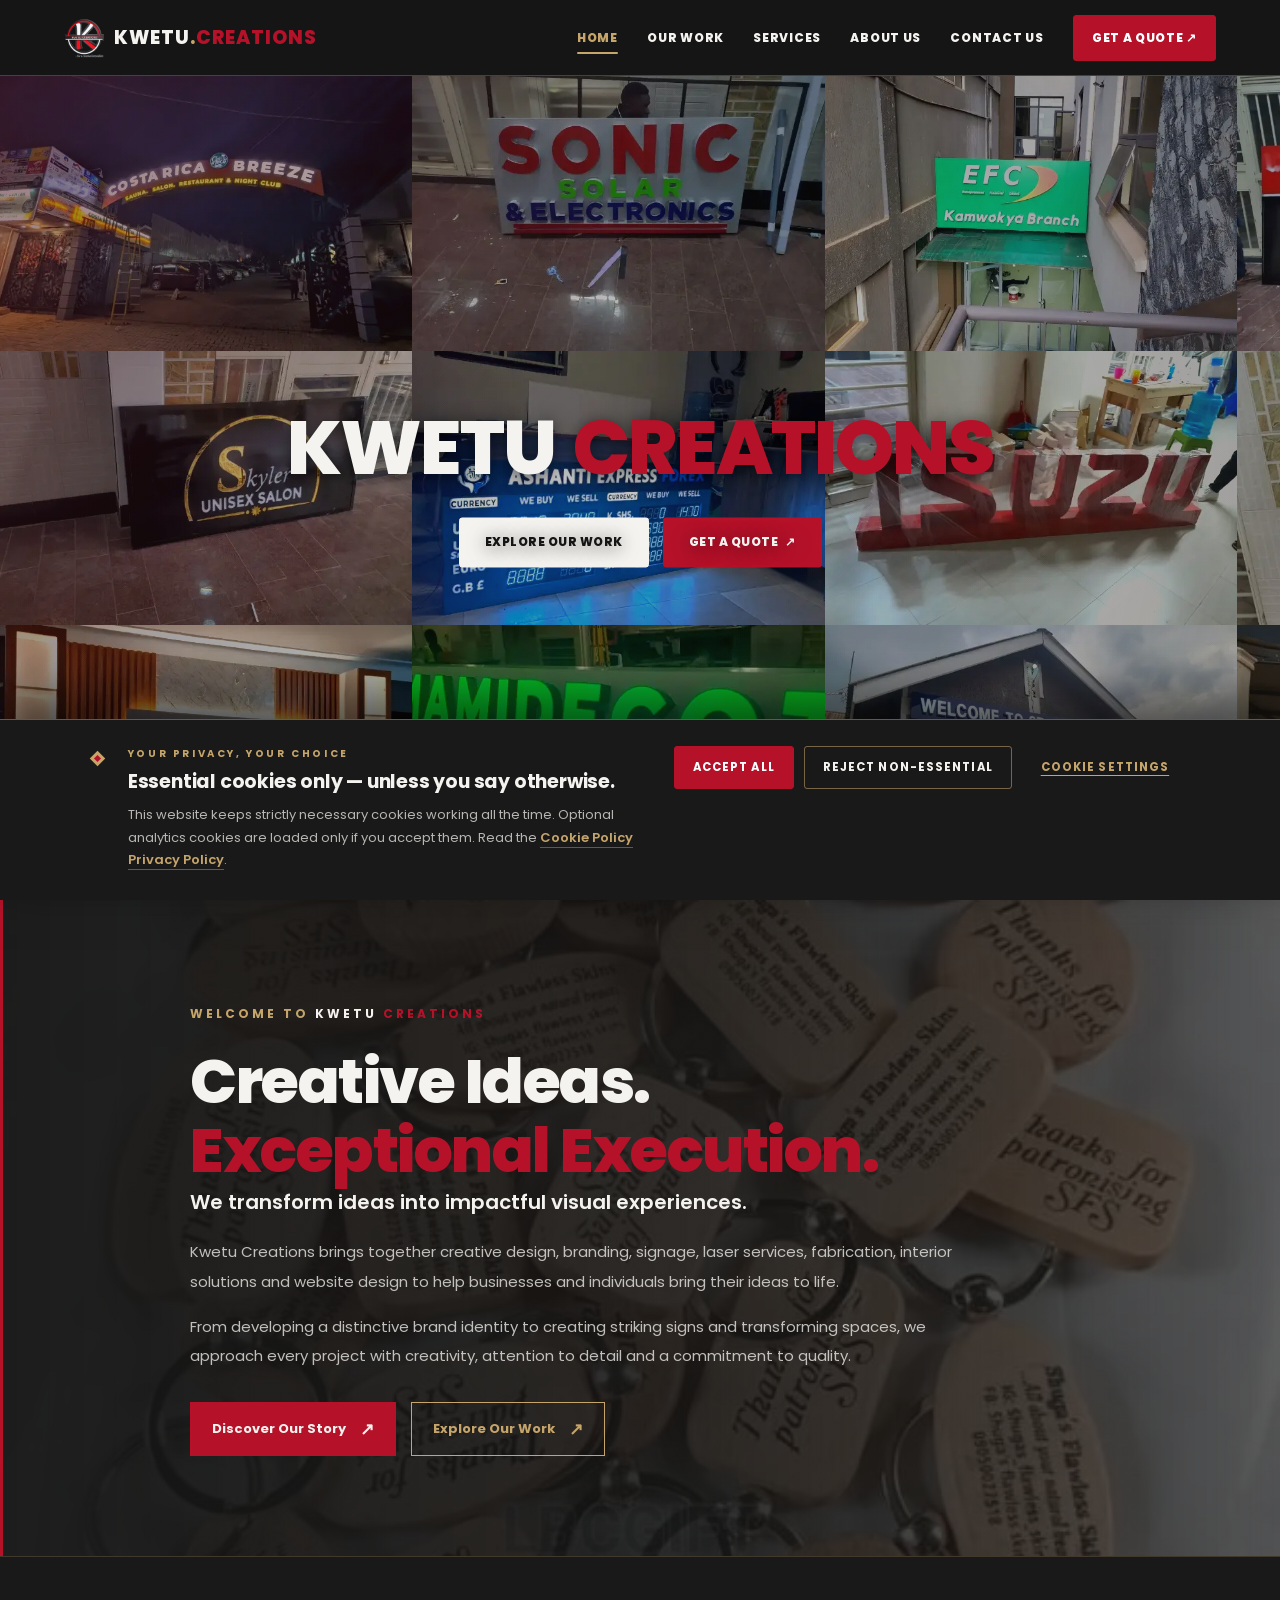
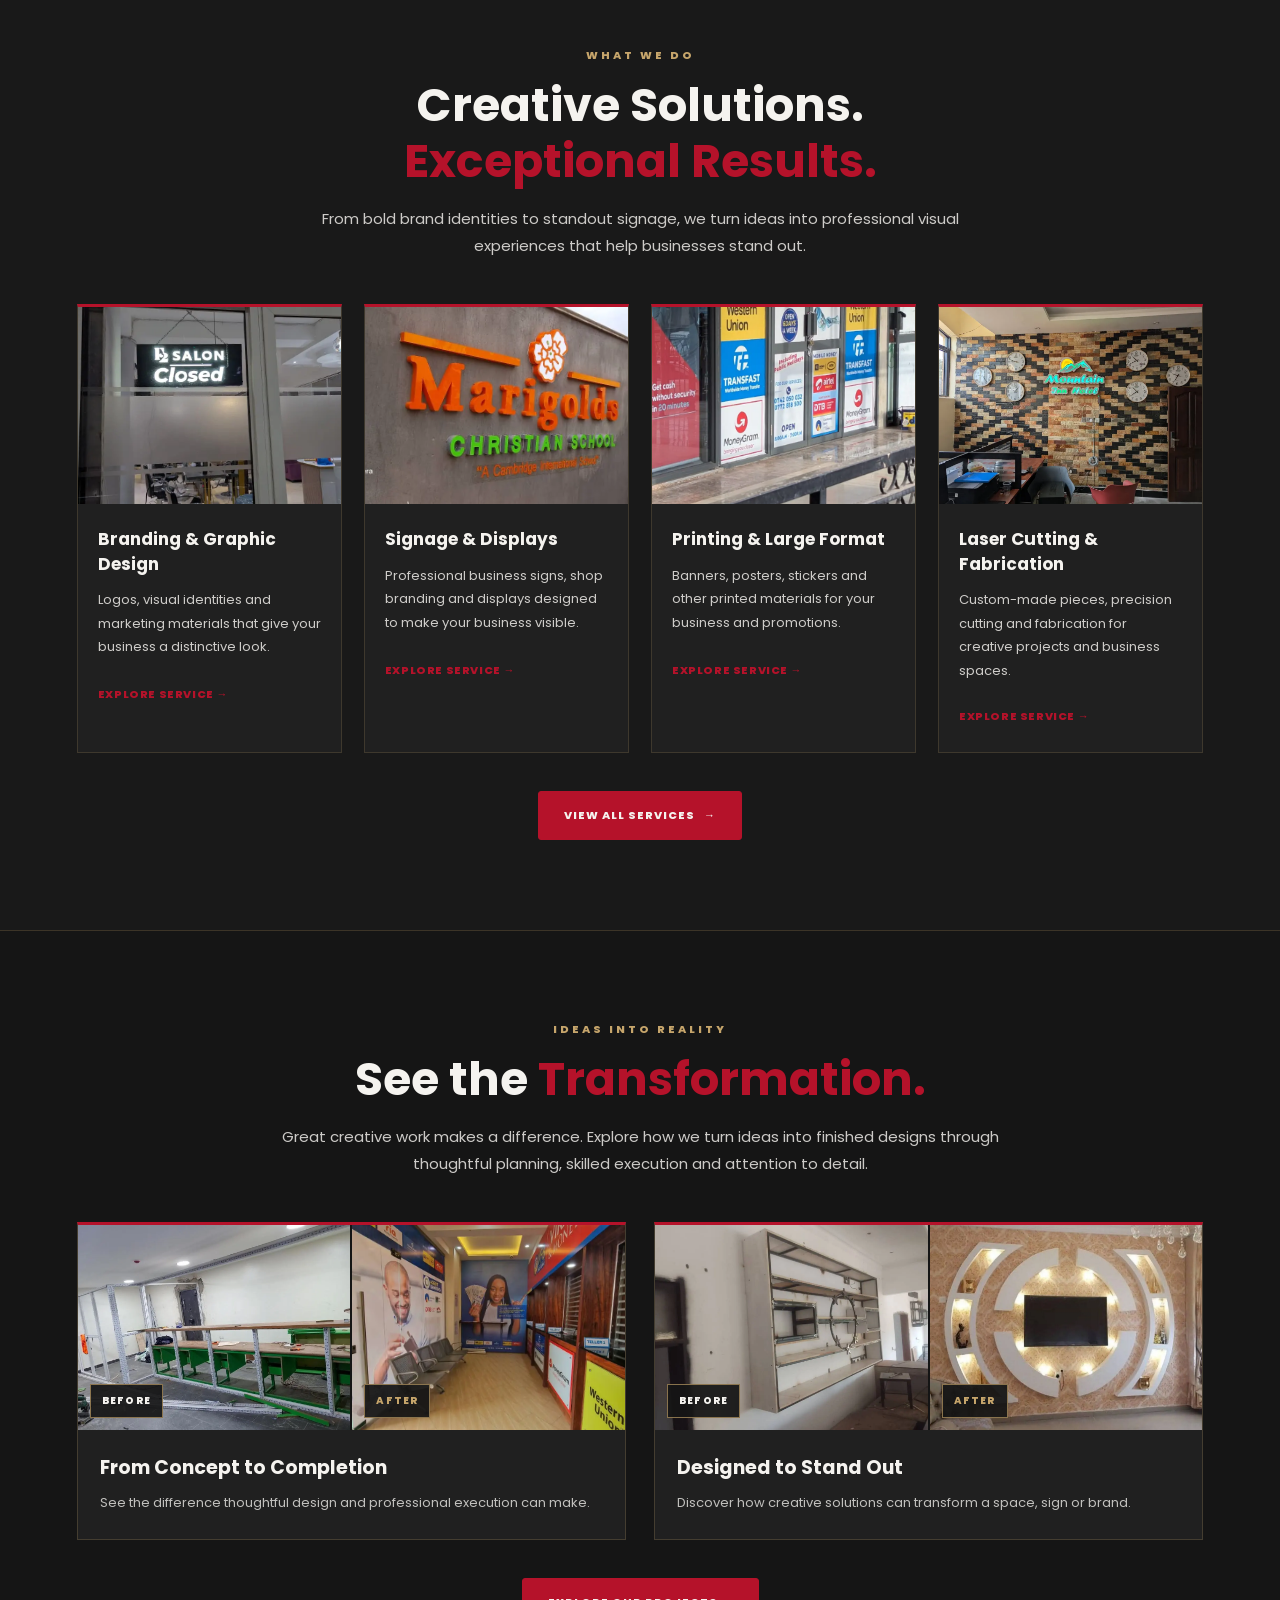
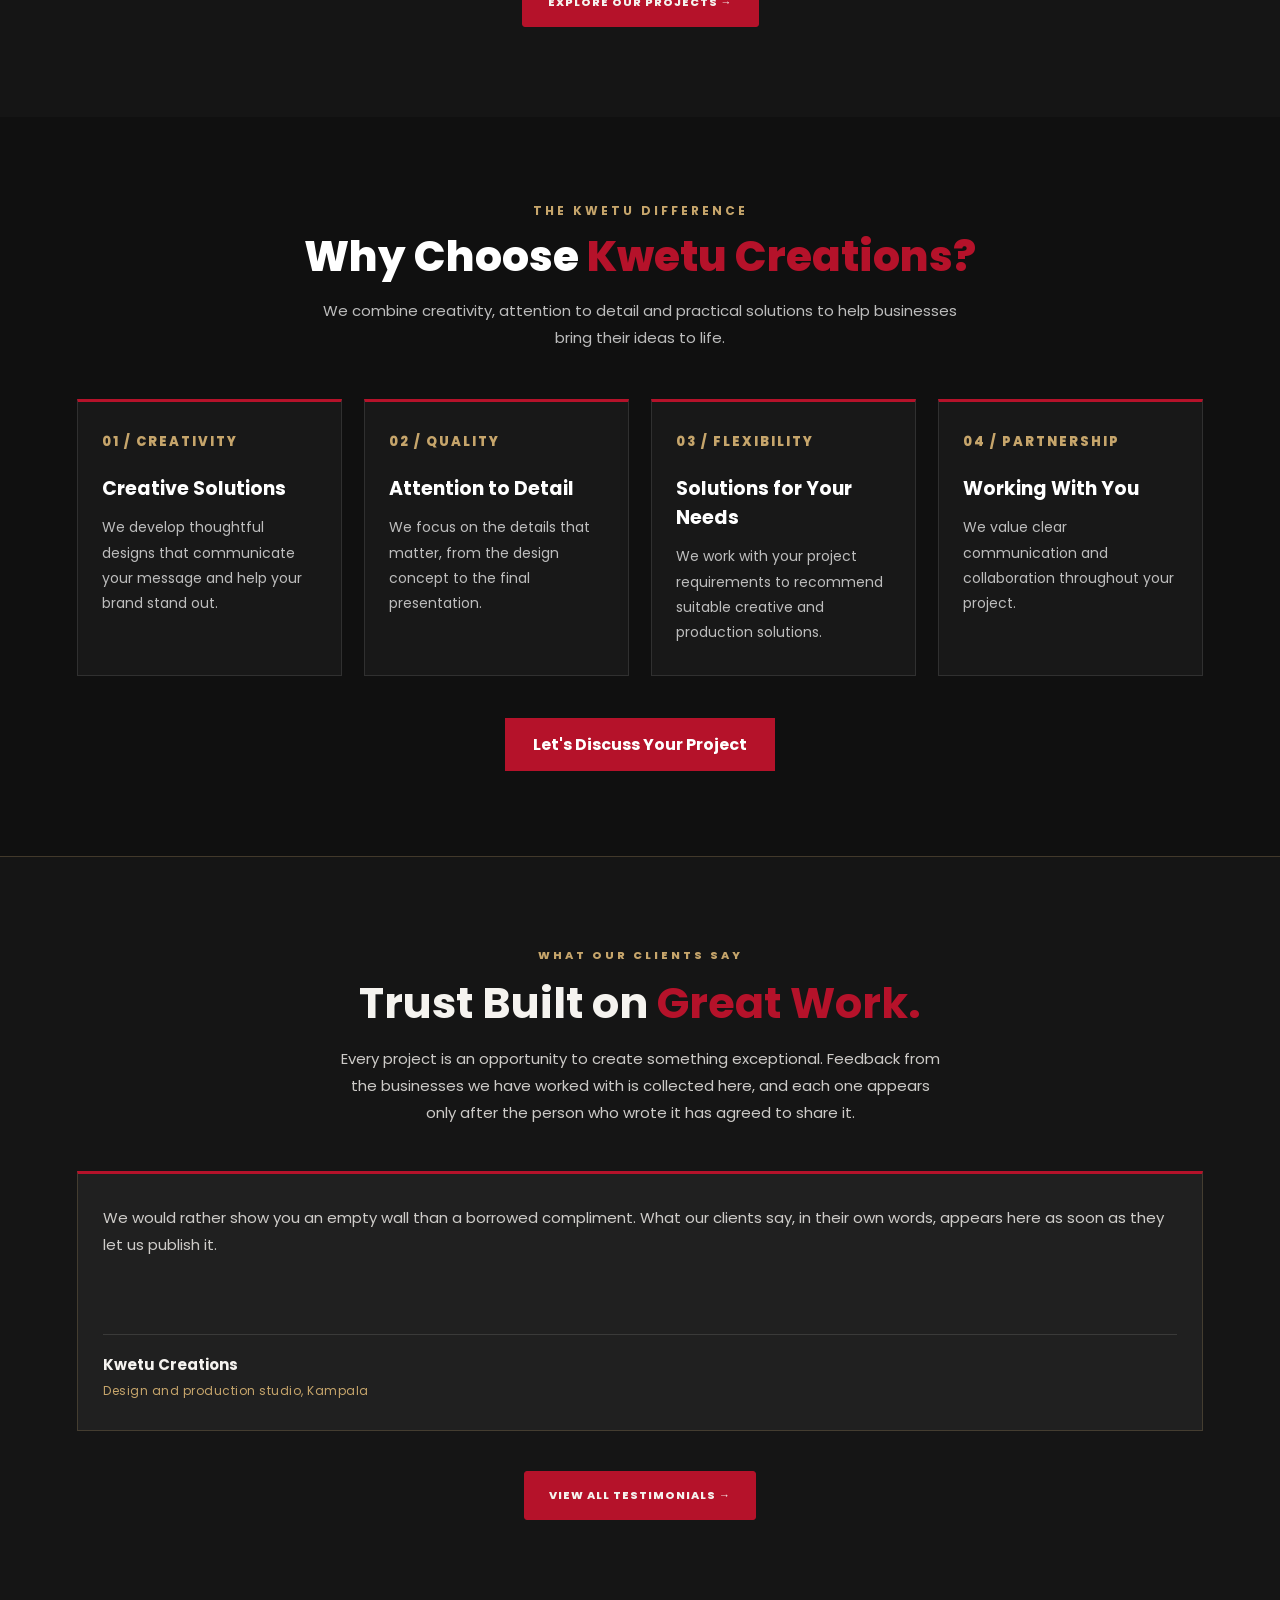
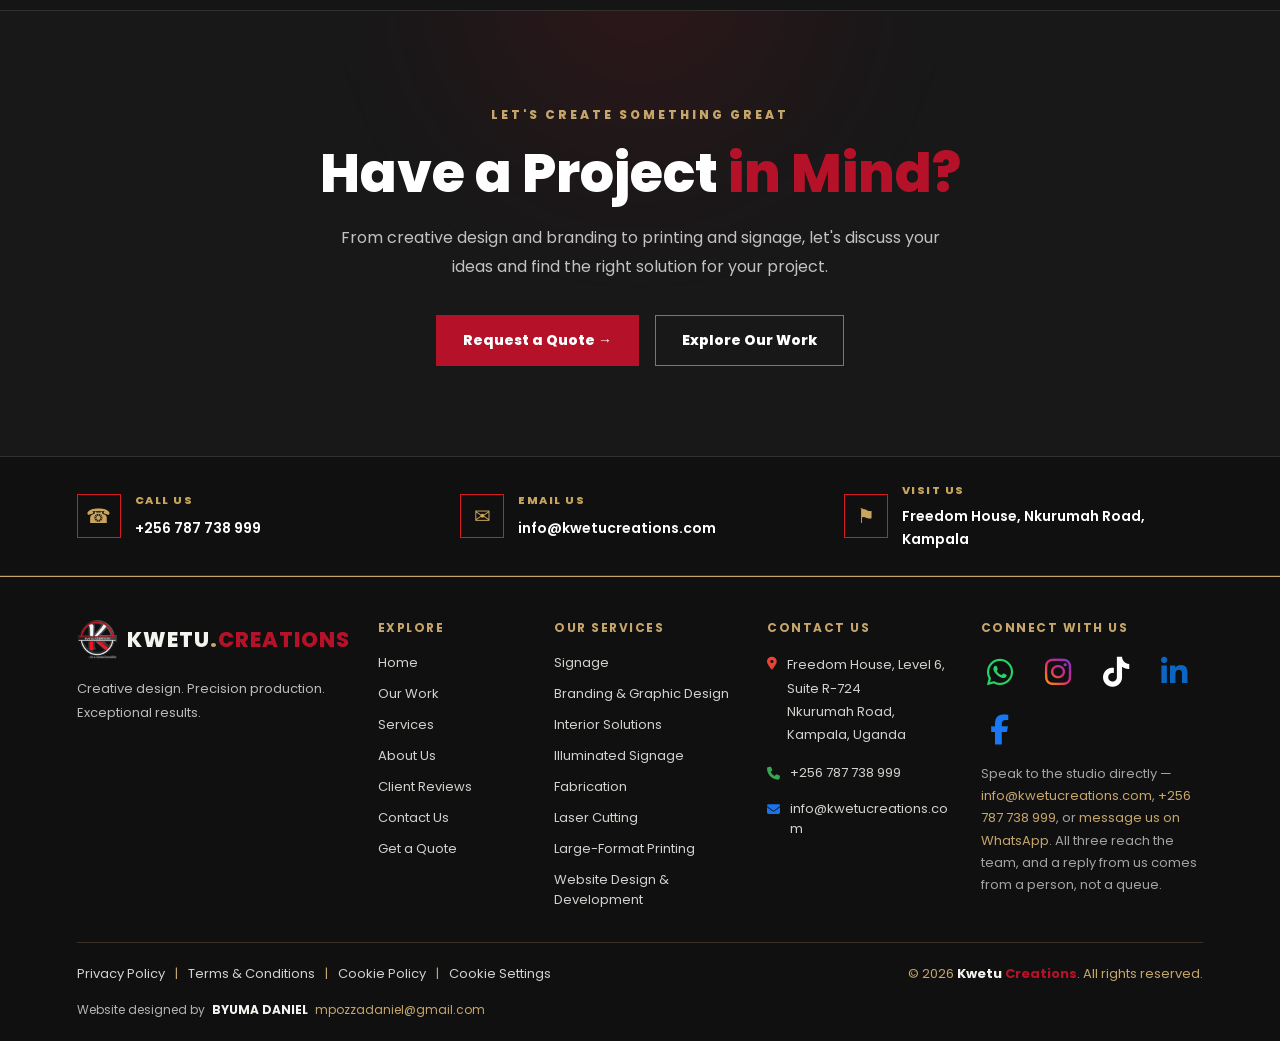
<file: home.html>
<!DOCTYPE html>

<html lang="en">

<head>

  <meta charset="UTF-8">

  <meta name="viewport" content="width=device-width, initial-scale=1.0">

  <meta name="theme-color" content="#151515">



  <title>Kwetu Creations | Signage, Branding &amp; Interior Solutions</title>
  <!-- SEO:BEGIN -->
  <meta name="description" content="Kwetu Creations is a Kampala creative studio producing signage, illuminated displays, branding, large-format printing, laser fabrication and interior solutions.">
  <meta name="robots" content="noindex, follow">
  <!-- SEO:DOMAIN: tools/set-domain.php inserts the canonical link, og:url and og:image here -->
  <meta property="og:type" content="website">
  <meta property="og:site_name" content="Kwetu Creations">
  <meta property="og:locale" content="en_UG">
  <meta property="og:title" content="Kwetu Creations | Signage, Branding &amp; Interior Solutions">
  <meta property="og:description" content="Kwetu Creations is a Kampala creative studio producing signage, illuminated displays, branding, large-format printing, laser fabrication and interior solutions.">
  <meta name="twitter:card" content="summary">
  <meta name="twitter:title" content="Kwetu Creations | Signage, Branding &amp; Interior Solutions">
  <meta name="twitter:description" content="Kwetu Creations is a Kampala creative studio producing signage, illuminated displays, branding, large-format printing, laser fabrication and interior solutions.">
  <link rel="icon" type="image/png" sizes="32x32" href="images/logo/favicon-32.png?v=4">
  <link rel="apple-touch-icon" href="images/logo/apple-touch-icon.png?v=3">
  <!-- SEO:END -->

      <link rel="preload" as="style"
        href="https://cdnjs.cloudflare.com/ajax/libs/font-awesome/6.7.2/css/all.min.css"
        onload="this.onload=null;this.rel='stylesheet'">
    <noscript>
        <link rel="stylesheet"
            href="https://cdnjs.cloudflare.com/ajax/libs/font-awesome/6.7.2/css/all.min.css">
    </noscript>


  <link rel="preconnect" href="https://fonts.googleapis.com">
  <link rel="preconnect" href="https://fonts.gstatic.com" crossorigin>
  <link rel="stylesheet"
        href="https://fonts.googleapis.com/css2?family=Poppins:wght@400;500;600;700;800&display=swap">
  <link rel="stylesheet" href="css/shared.css">
  <style>

    :root {

      --brand-red: #B5122A;

      --brand-red-dark: #8F0E21;

      --brand-gold: #C6A56B;

      --brand-white: #F5F3EF;

      --brand-black: #151515;

      --brand-black-soft: #202020;

      --muted-white: rgba(245,243,239,.82);

    }



    * {

      margin: 0;

      padding: 0;

      box-sizing: border-box;

    }



    html {

      width: 100%;

      min-height: 100%;

      scroll-behavior: smooth;

    }



    body {

      width: 100%;

      min-height: 100%;

     
    font-family: 'Poppins', sans-serif;

      background: var(--brand-black);

      color: var(--brand-white);

      overflow-x: hidden;

      overflow-y: auto;

    }



    a, button {

      -webkit-tap-highlight-color: transparent;

    }



    a:focus-visible,

    button:focus-visible {

      outline: 2px solid var(--brand-gold);

      outline-offset: 4px;

    }



    /* HERO */



    .hero {

    position: relative;

    isolation: isolate;

    width: 100%;

    height: 100vh;

    height: 100svh;

    min-height: 600px;

    overflow: hidden;

    background: var(--brand-black);

}



/* ========================================
   KWETU CREATIONS — CONTINUOUS HERO MOSAIC
======================================== */

/* Full-screen background wall of project photographs.

   Two rules keep the wall honest:

   1. The rows never slide under the navigation bar. --nav-h is measured
      from the live header by JavaScript, and the mosaic starts below it,
      so all three rows are the same height on screen.

   2. Each row is a single track holding TWO IDENTICAL COPIES of one photo
      sequence. The animation slides the track by exactly the width of one
      copy, measured from the live layout, so the loop restarts on a
      pixel-identical frame: no jump, no gap, no reset.

   On top of that, every tile holds two photographs stacked vertically and
   slides between them on its own random timer, so the wall keeps changing
   while it travels. */

/* The hero owns exactly the space between the bottom of the navigation bar
   and the bottom of the visible window, so all three rows are on screen at
   once and nothing has to be scrolled to see a whole row. --nav-h and
   --viewport-h are measured by JavaScript; the fallbacks keep the wall
   sane for the first frame. */
main.hero {
    margin-top: var(--nav-h, 76px);
    height: calc(var(--viewport-h, 100svh) - var(--nav-h, 76px));
    min-height: 0;
}

.mosaic {
    position: absolute;
    inset: 0;
    z-index: -2;
    display: flex;
    flex-direction: column;
    width: 100%;
    height: 100%;
    overflow: hidden;
    pointer-events: none;
    background: var(--brand-black);
    animation: mosaic-reveal 2.2s ease-out both;
}

/* Three equal rows; each one owns its own speed and direction. */
.image-row {
    display: flex;
    flex: 0 0 33.333333%;
    min-height: 0;
    flex-direction: row;
    align-items: stretch;
    width: max-content;
    gap: 0;
    will-change: transform;
    backface-visibility: hidden;
    animation-name: slide-across;
    animation-timing-function: linear;
    animation-iteration-count: infinite;
    animation-duration: var(--row-duration, 180s);
}

/* normal = photographs travel right to left.
   reverse = the same track played backwards, so photographs travel
   left to right while the loop stays seamless. */
.image-row.row-left {
    animation-direction: normal;
}

.image-row.row-right {
    animation-direction: reverse;
}

.image-tile {
    position: relative;
    flex: 0 0 auto;
    /* +1px / -1px make neighbouring tiles overlap by a hair, so rounding
       a fractional row height or tile width can never open a seam.
       The tile that comes later in the row paints over the overlap. */
    height: calc(100% + 1px);
    margin-right: -1px;
    aspect-ratio: 3 / 2;
    overflow: hidden;
    background: var(--brand-black-soft, #202020);
}

/* The two photographs of one tile, stacked top to bottom. The pair slides
   up to show the second photograph, then back down again. */
.tile-stack {
    position: absolute;
    inset: 0;
    display: flex;
    flex-direction: column;
    will-change: transform;
    backface-visibility: hidden;
    -webkit-backface-visibility: hidden;
    animation-name: slide-up-next;
    animation-timing-function: ease-in-out;
    animation-iteration-count: infinite;
    animation-duration: var(--churn-duration, 12s);
    animation-delay: var(--churn-delay, 0s);
}

.tile-stack img {
    /* Out of flow on purpose: an in-flow img lets its intrinsic height
       push the tile (and therefore the row) far past 1/3 of the hero
       through flexbox min-height:auto. */
    flex: 0 0 100%;
    display: block;
    width: 100%;
    height: 100%;
    min-height: 0;
    object-fit: cover;
    object-position: center;
    filter: brightness(1.12) contrast(1.1) saturate(1.1);
    backface-visibility: hidden;
    -webkit-backface-visibility: hidden;
}

@keyframes slide-across {
    from {
        transform: translate3d(0, 0, 0);
    }

    to {
        transform: translate3d(calc(-1 * var(--slide-distance, 0px)), 0, 0);
    }
}

/* Hold on the first photograph, slide up to the second, hold, slide back.
   The per-tile animation-delay set in JavaScript staggers every tile. */
@keyframes slide-up-next {
    0%, 45% {
        transform: translateY(0);
    }

    50%, 95% {
        transform: translateY(-100%);
    }

    100% {
        transform: translateY(0);
    }
}

/* One-time fade-in of the whole wall, like the reference. */
@keyframes mosaic-reveal {
    from {
        opacity: .02;
    }

    to {
        opacity: 1;
    }
}

/* Reduced motion: the wall is still full-bleed, it simply does not move. */
@media (prefers-reduced-motion: reduce) {
    .mosaic,
    .image-row,
    .tile-stack {
        animation: none;
    }
}
/* DARK BRAND OVERLAY */



    .overlay {

      position: absolute;

      z-index: -1;

      inset: 0;

      pointer-events: none;

      background:

        linear-gradient(

          135deg,

          rgba(181,18,42,.20),

          transparent 42%

        ),

        linear-gradient(

          315deg,

          rgba(198,165,107,.09),

          transparent 40%

        ),

        radial-gradient(

          circle at center,

          rgba(21,21,21,.25) 0%,

          rgba(21,21,21,.45) 100%

        );

    }



    



   


    /* MOBILE MENU BUTTON: HIDDEN ON DESKTOP */



    .menu-toggle {

      display: none;

      align-items: center;

      justify-content: center;

      flex-direction: column;

      gap: 5px;

      width: 44px;

      height: 44px;

      flex: 0 0 44px;

      border: 1px solid rgba(245,243,239,.28);

      border-radius: 4px;

      background: rgba(21,21,21,.85);

      color: var(--brand-white);

      cursor: pointer;

    }



    .menu-toggle span {

      display: block;

      width: 20px;

      height: 2px;

      border-radius: 2px;

      background: currentColor;

      transition: transform .25s ease, opacity .25s ease;

    }



    .menu-toggle[aria-expanded="true"] span:first-child {

      transform: translateY(7px) rotate(45deg);

    }



    .menu-toggle[aria-expanded="true"] span:nth-child(2) {

      opacity: 0;

    }



    .menu-toggle[aria-expanded="true"] span:last-child {

      transform: translateY(-7px) rotate(-45deg);

    }



    /* HEADER QUOTE BUTTON */



    .contact {

      display: inline-flex;

      align-items: center;

      justify-content: center;

      gap: 7px;

      padding: 13px 20px;

      background: var(--brand-red);

      color: var(--brand-white);

      text-decoration: none;

      text-transform: uppercase;

      font-size: 11px;

      font-weight: 800;

      letter-spacing: .7px;

      border: 1px solid var(--brand-red);

      border-radius: 3px;

      white-space: nowrap;

      transition:

        background .25s ease,

        border-color .25s ease,

        transform .25s ease;

    }



    .contact:hover {

      background: var(--brand-red-dark);

      border-color: var(--brand-gold);

      transform: translateY(-2px);

    }



    /* MAIN HERO CONTENT */



    .hero-content {

      position: absolute;

      z-index: 3;

      top: 50%;

      left: 50%;

      transform: translate(-50%, -50%);

      width: min(90%, 780px);

      text-align: center;

      text-shadow: 0 2px 18px rgba(0,0,0,.65);

    }



    .hero-logo {

      display: flex;

      justify-content: center;

      align-items: center;

      margin-bottom: 20px;

    }



    .hero-logo img {

      display: block;

      width: 128px;

      max-width: 48vw;

      height: auto;

      object-fit: contain;

    }



    .eyebrow {

      margin-bottom: 16px;

      color: var(--brand-gold);

      font-size: 11px;

      font-weight: 800;

      letter-spacing: 3px;

      text-transform: uppercase;

    }



    .hero-content h1 {

      color: var(--brand-white);

      font-size: clamp(40px, 6vw, 76px);

      font-weight: 400;

      letter-spacing: -2px;

      line-height: 1.04;

      overflow-wrap: anywhere;

    }



    .hero-content h1 span {

      color: var(--brand-red);

      font-weight: 800;

    }



    .hero-content p {

      max-width: 600px;

      margin: 22px auto 30px;

      color: var(--muted-white);

      font-size: 16px;

      line-height: 1.75;

    }



    /* HERO BUTTONS */



    .buttons {

      display: flex;

      justify-content: center;

      align-items: center;

      gap: 14px;

      flex-wrap: wrap;

    }



    .btn {

      display: inline-flex;

      align-items: center;

      justify-content: center;

      gap: 7px;

      min-height: 50px;

      padding: 15px 25px;

      text-decoration: none;

      font-size: 12px;

      font-weight: 800;

      letter-spacing: .5px;

      text-transform: uppercase;

      border: 1px solid transparent;

      border-radius: 3px;

      transition:

        background .25s ease,

        color .25s ease,

        border-color .25s ease,

        transform .25s ease;

    }



    .btn:hover {

      transform: translateY(-3px);

    }



    .btn-light {

      background: var(--brand-white);

      color: var(--brand-black);

      border-color: var(--brand-white);

    }



    .btn-light:hover {

      background: var(--brand-gold);

      border-color: var(--brand-gold);

      color: var(--brand-black);

    }



    .btn-red {

      background: var(--brand-red);

      color: var(--brand-white);

      border-color: var(--brand-red);

    }



    .btn-red:hover {

      background: var(--brand-red-dark);

      border-color: var(--brand-gold);

    }



    /* BOTTOM TEXT */



    .bottom-label {

      position: absolute;

      z-index: 3;

      bottom: 25px;

      left: 50%;

      transform: translateX(-50%);

      width: 90%;

      text-align: center;

      color: rgba(245,243,239,.78);

      font-size: 11px;

      letter-spacing: 1px;

      text-transform: uppercase;

    }



    .bottom-label span {

      margin-left: 7px;

      color: var(--brand-gold);

      font-size: 19px;

    }



    /* SMALL DESKTOPS AND TABLETS */



    @media (max-width: 900px) {

      .navbar {

        padding-right: 4%;

        padding-left: 4%;

        gap: 16px;

      }



      .logo img {

        height: 42px;

        max-width: 145px;

      }



      .nav-links {

        gap: 16px;

      }



      .nav-links a {

        font-size: 10px;

        letter-spacing: .5px;

      }



      .contact {

        padding: 12px 14px;

        font-size: 10px;

      }

    }



    /* TABLET AND MOBILE NAVIGATION */



    @media (max-width: 760px) {

      .navbar {

        min-height: 76px;

        padding: 13px 5%;

        gap: 10px;

        flex-wrap: nowrap;

      }




      .logo img {

        height: 40px;

        max-width: 145px;

      }



      .menu-toggle {

        display: inline-flex;

        margin-left: auto;

      }



      .contact {

        padding: 11px 13px;

        font-size: 10px;

      }



      .nav-links {

        position: absolute;

        top: calc(100% - 1px);

        left: auto;

        right: 5%;

        transform: none;

        display: none;

        flex-direction: column;

        align-items: stretch;

        justify-content: flex-start;

        gap: 0;

        width: min(290px, 90vw);

        padding: 8px;

        white-space: normal;

        background: rgba(21,21,21,.98);

        border: 1px solid rgba(198,165,107,.35);

        border-radius: 4px;

        box-shadow: 0 16px 35px rgba(0,0,0,.35);

      }



      .nav-links.is-open {

        display: flex;

      }



      .nav-links a {

        display: block;

        width: 100%;

        padding: 15px 13px;

        font-size: 12px;

        letter-spacing: 1px;

        border-bottom: 1px solid rgba(245,243,239,.09);

      }



      .nav-links a:last-child {

        border-bottom: 0;

      }



      .nav-links a:hover {

        background: rgba(198,165,107,.08);

      }



      .hero {

        min-height: 620px;

      }



      .hero-content {

        width: 90%;

      }



      .hero-content h1 {

        font-size: clamp(38px, 8vw, 58px);

        letter-spacing: -1.3px;

      }



      .hero-content p {

        max-width: 540px;

        margin: 18px auto 24px;

        font-size: 15px;

      }



      .hero-logo img {

        width: 100px;

      }



      .eyebrow {

        font-size: 10px;

        letter-spacing: 2px;

      }



      .btn {

        padding: 14px 18px;

        font-size: 11px;

      }

    }



    /* MOBILE PHONES */



    @media (max-width: 480px) {

      .hero {

        height: 100svh;

        min-height: 700px;

      }



      .navbar {

        min-height: 68px;

        padding: 12px 4%;

        gap: 8px;

      }




      .logo img {

        height: 34px;

        max-width: 115px;

      }



      .menu-toggle {

        width: 40px;

        height: 40px;

        flex-basis: 40px;

      }



      .contact {

        padding: 10px 9px;

        font-size: 9px;

        letter-spacing: .3px;

      }



      .nav-links {

        right: 4%;

      }



      .hero-content {

        top: 51%;

        width: 92%;

      }



      .hero-logo {

        margin-bottom: 13px;

      }



      .hero-logo img {

        width: 78px;

        max-width: 30vw;

      }



      .eyebrow {

        margin-bottom: 13px;

        font-size: 9px;

        letter-spacing: 1.8px;

      }



      .hero-content h1 {

        font-size: clamp(34px, 9.5vw, 46px);

        letter-spacing: -1px;

        line-height: 1.12;

      }



      .hero-content p {

        max-width: 360px;

        margin: 17px auto 23px;

        font-size: 14px;

        line-height: 1.7;

      }



      .buttons {

        flex-direction: column;

        align-items: stretch;

        gap: 11px;

        width: min(100%, 280px);

        margin: 0 auto;

      }



      .btn {

        width: 100%;

        min-height: 48px;

        padding: 14px 12px;

        font-size: 10px;

      }



      .bottom-label {

        bottom: 15px;

        width: 92%;

        font-size: 9px;

        letter-spacing: .6px;

      }

    }



    /* EXTRA-SHORT SCREENS */



    @media (max-height: 650px) and (min-width: 481px) {

      .hero {

        min-height: 600px;

      }



      .hero-content {

        top: 53%;

      }



      .hero-logo {

        margin-bottom: 10px;

      }



      .hero-logo img {

        width: 85px;

      }



      .hero-content p {

        margin: 13px auto 18px;

      }

    }



    /* REDUCE MOTION WHEN REQUESTED */



    @media (prefers-reduced-motion: reduce) {

      html {

        scroll-behavior: auto;

      }



      .mosaic,

      .image-row {

        animation: none;

      }



      .image-tile img,

      .btn,

      .contact,

      .menu-toggle span {

        transition-duration: .01ms;

      }

    }

/* ========================================
   HOMEPAGE TESTIMONIALS
======================================== */

.testimonials-section {
    position: relative;
    padding: 90px 6%;
    background: var(--brand-black);
    color: var(--brand-white);
    border-top: 1px solid rgba(198, 165, 107, 0.25);
}

.testimonials-container {
    max-width: 1200px;
    margin: 0 auto;
}

.testimonials-heading {
    text-align: center;
    margin-bottom: 45px;
}

.testimonials-eyebrow {
    color: var(--brand-gold);
    font-size: 11px;
    font-weight: 800;
    letter-spacing: 3px;
    text-transform: uppercase;
    margin-bottom: 14px;
}

.testimonials-heading h2 {
    color: var(--brand-white);
    font-size: clamp(28px, 4vw, 43px);
    line-height: 1.2;
    margin-bottom: 15px;
}

.testimonials-heading h2 span {
    color: var(--brand-red);
}

.testimonials-heading p {
    max-width: 600px;
    margin: 0 auto;
    color: var(--muted-white);
    font-size: 15px;
    line-height: 1.8;
}

/* Three-up grid becomes a sliding carousel: a clipped viewport holding one
   track that moves a whole card at a time. --t-per-view decides how many
   cards sit side by side, so raising it back to 3 once there are enough
   genuine reviews is a one-line change. The JS reads these two numbers from
   the live layout instead of keeping its own copy, so CSS stays the single
   source of truth. */
.testimonials-carousel {
    position: relative;
}

.testimonials-viewport {
    overflow: hidden;
}

.testimonials-track {
    --t-gap: 24px;
    --t-per-view: 2;
    display: flex;
    gap: var(--t-gap);
    transition: transform 0.65s cubic-bezier(0.25, 1, 0.5, 1);
    will-change: transform;
}

/* Card width is derived from the same two custom properties the JS reads,
   so the row can never drift out of sync with the step distance. */
.testimonials-carousel .testimonial-card {
    flex: 0 0 calc((100% - (var(--t-per-view) - 1) * var(--t-gap)) / var(--t-per-view));
    min-width: 0;
}

/* A track holding one card — the empty state, or a single approved story —
   fills the row rather than sitting in half of it. */
.testimonials-carousel .testimonial-card:only-child {
    flex-basis: 100%;
}

.testimonials-controls {
    display: flex;
    align-items: center;
    justify-content: center;
    gap: 18px;
    margin-top: 32px;
}

.testimonials-arrow {
    display: inline-flex;
    align-items: center;
    justify-content: center;
    width: 44px;
    height: 44px;
    padding: 0;
    background: transparent;
    border: 1px solid rgba(198, 165, 107, 0.35);
    border-radius: 50%;
    color: var(--brand-white);
    font-family: inherit;
    font-size: 20px;
    line-height: 1;
    cursor: pointer;
    transition: background 0.25s ease, border-color 0.25s ease, transform 0.25s ease;
}

.testimonials-arrow:hover {
    background: var(--brand-red);
    border-color: var(--brand-gold);
    transform: translateY(-2px);
}

.testimonials-arrow:focus-visible,
.testimonials-dot:focus-visible {
    outline: 2px solid var(--brand-gold);
    outline-offset: 3px;
}

.testimonials-dots {
    display: flex;
    align-items: center;
    gap: 10px;
}

.testimonials-dot {
    width: 10px;
    height: 10px;
    padding: 0;
    background: rgba(245, 243, 239, 0.26);
    border: 0;
    border-radius: 5px;
    cursor: pointer;
    transition: background 0.25s ease, width 0.25s ease;
}

.testimonials-dot:hover {
    background: rgba(198, 165, 107, 0.65);
}

.testimonials-dot[aria-current="true"] {
    width: 26px;
    background: var(--brand-gold);
}

/* Screen-reader announcement of the visible group, kept off-layout so it
   cannot shift anything when the text changes. */
.testimonials-status {
    position: absolute;
    width: 1px;
    height: 1px;
    margin: -1px;
    padding: 0;
    overflow: hidden;
    clip: rect(0 0 0 0);
    white-space: nowrap;
    border: 0;
}

/* Nothing to rotate through, so nothing to click. */
.testimonials-carousel[data-single-view="true"] .testimonials-controls {
    display: none;
}

/* Reduced motion: the group still changes, it just snaps instead of
   sliding, and autoplay never starts. */
.testimonials-carousel[data-reduced-motion="true"] .testimonials-track {
    transition: none;
}

.testimonial-card {
    display: flex;
    flex-direction: column;
    padding: 30px 25px;
    min-height: 260px;
    background: var(--brand-black-soft);
    border: 1px solid rgba(198, 165, 107, 0.22);
    border-top: 3px solid var(--brand-red);
    transition: transform 0.3s ease, border-color 0.3s ease;
}

.testimonial-card:hover {
    transform: translateY(-6px);
    border-top-color: var(--brand-gold);
}

.testimonial-stars {
    color: var(--brand-gold);
    font-size: 18px;
    letter-spacing: 3px;
    margin-bottom: 22px;
}

.testimonial-quote {
    flex: 1;
    color: var(--muted-white);
    font-size: 15px;
    line-height: 1.8;
    margin-bottom: 25px;
}

.testimonial-client {
    padding-top: 18px;
    border-top: 1px solid rgba(245, 243, 239, 0.12);
}

.testimonial-client h3 {
    color: var(--brand-white);
    font-size: 15px;
    margin-bottom: 6px;
}

.testimonial-client p {
    color: var(--brand-gold);
    font-size: 12px;
    letter-spacing: 0.5px;
}

.testimonials-footer {
    text-align: center;
    margin-top: 40px;
}

.testimonials-link {
    display: inline-block;
    padding: 15px 24px;
    background: var(--brand-red);
    border: 1px solid var(--brand-red);
    border-radius: 3px;
    color: var(--brand-white);
    font-size: 11px;
    font-weight: 800;
    letter-spacing: 1px;
    text-decoration: none;
    text-transform: uppercase;
    transition: background 0.25s ease, border-color 0.25s ease;
}

.testimonials-link:hover {
    background: var(--brand-red-dark);
    border-color: var(--brand-gold);
}

@media (max-width: 560px) {
    .testimonials-section {
        padding: 65px 5%;
    }

    .testimonials-track {
        --t-per-view: 1;
        --t-gap: 18px;
    }

    .testimonial-card {
        min-height: 230px;
        padding: 25px 22px;
    }

    .testimonials-heading {
        margin-bottom: 32px;
    }
}

/* ========================================
   FEATURED SERVICES
======================================== */

.featured-services {
    padding: 90px 6%;
    background: #191919;
    color: var(--brand-white);
    border-top: 1px solid rgba(198, 165, 107, 0.22);
}

.services-container {
    max-width: 1200px;
    margin: 0 auto;
}

.services-heading {
    max-width: 700px;
    margin: 0 auto 45px;
    text-align: center;
}

.services-eyebrow {
    margin-bottom: 14px;
    color: var(--brand-gold);
    font-size: 11px;
    font-weight: 800;
    letter-spacing: 3px;
    text-transform: uppercase;
}

.services-heading h2 {
    margin-bottom: 16px;
    color: var(--brand-white);
    font-size: clamp(30px, 4vw, 46px);
    line-height: 1.2;
}

.services-heading h2 span {
    color: var(--brand-red);
}

.services-heading p {
    color: var(--muted-white);
    font-size: 15px;
    line-height: 1.8;
}

.services-grid {
    display: grid;
    grid-template-columns: repeat(4, minmax(0, 1fr));
    gap: 22px;
}

.service-card {
    min-width: 0;
    overflow: hidden;
    background: var(--brand-black-soft);
    border: 1px solid rgba(198, 165, 107, 0.18);
    border-top: 3px solid var(--brand-red);
    transition: transform .3s ease, border-color .3s ease;
}

.service-card:hover {
    transform: translateY(-6px);
    border-top-color: var(--brand-gold);
}

.service-image {
    width: 100%;
    aspect-ratio: 4 / 3;
    overflow: hidden;
    background: #292929;
}

.service-image img {
    display: block;
    width: 100%;
    height: 100%;
    object-fit: cover;
    transition: transform .5s ease;
}

.service-card:hover .service-image img {
    transform: scale(1.05);
}

.service-content {
    padding: 23px 20px 25px;
}

.service-content h3 {
    margin-bottom: 12px;
    color: var(--brand-white);
    font-size: 17px;
    line-height: 1.45;
}

.service-content p {
    min-height: 72px;
    margin-bottom: 20px;
    color: var(--muted-white);
    font-size: 13px;
    line-height: 1.8;
}

.service-link {
    display: inline-block;
    color: var(--brand-red);
    font-size: 11px;
    font-weight: 800;
    letter-spacing: .6px;
    text-decoration: none;
    text-transform: uppercase;
    transition: color .25s ease;
}

.service-link:hover {
    color: var(--brand-gold);
}

.services-footer {
    margin-top: 38px;
    text-align: center;
}

.services-button {
    display: inline-flex;
    align-items: center;
    justify-content: center;
    padding: 15px 25px;
    background: var(--brand-red);
    border: 1px solid var(--brand-red);
    border-radius: 3px;
    color: var(--brand-white);
    font-size: 11px;
    font-weight: 800;
    letter-spacing: 1px;
    text-decoration: none;
    text-transform: uppercase;
    transition: background .25s ease, border-color .25s ease;
}

.services-button:hover {
    background: var(--brand-red-dark);
    border-color: var(--brand-gold);
}

@media (max-width: 1000px) {
    .services-grid {
        grid-template-columns: repeat(2, minmax(0, 1fr));
        gap: 20px;
    }
}

@media (max-width: 560px) {
    .featured-services {
        padding: 65px 5%;
    }

    .services-heading {
        margin-bottom: 30px;
    }

    .services-grid {
        grid-template-columns: 1fr;
        gap: 20px;
    }

    .service-content p {
        min-height: 0;
    }

    .service-content {
        padding: 21px;
    }
}

@media (prefers-reduced-motion: reduce) {
    .service-card,
    .service-image img,
    .service-link,
    .services-button {
        transition: none;
    }
}
/* ========================================
   WHY CHOOSE KWETU CREATIONS
======================================== */

.why-choose-us {
    background: #101010;
    color: #ffffff;
    padding: 85px 6%;
}

.why-container {
    max-width: 1200px;
    margin: 0 auto;
}

.why-heading {
    text-align: center;
    margin-bottom: 48px;
}

.why-eyebrow {
    color: var(--brand-gold, #c9a45c);
    font-size: 12px;
    font-weight: 700;
    letter-spacing: 3px;
    text-transform: uppercase;
    margin-bottom: 12px;
}

.why-heading h2 {
    font-size: clamp(28px, 4vw, 42px);
    line-height: 1.2;
    margin: 0 0 15px;
    font-weight: 800;
}

.why-heading h2 span {
    color: var(--brand-red, #d71920);
}

.why-heading p {
    color: #bdbdbd;
    max-width: 650px;
    margin: 0 auto;
    line-height: 1.8;
    font-size: 15px;
}

.why-grid {
    display: grid;
    grid-template-columns: repeat(4, minmax(0, 1fr));
    gap: 22px;
}

.why-card {
    position: relative;
    padding: 30px 24px;
    background: #181818;
    border: 1px solid #303030;
    border-top: 3px solid var(--brand-red, #d71920);
    transition: transform 0.3s ease, border-color 0.3s ease;
}

.why-card:hover {
    transform: translateY(-6px);
    border-top-color: var(--brand-gold, #c9a45c);
}

.why-number {
    display: block;
    color: var(--brand-gold, #c9a45c);
    font-size: 13px;
    font-weight: 800;
    letter-spacing: 2px;
    margin-bottom: 22px;
}

.why-card h3 {
    color: #ffffff;
    font-size: 19px;
    margin: 0 0 12px;
}

.why-card p {
    color: #bdbdbd;
    font-size: 14px;
    line-height: 1.8;
    margin: 0;
}

.why-cta {
    text-align: center;
    margin-top: 42px;
}

.why-cta a {
    display: inline-block;
    padding: 14px 28px;
    background: var(--brand-red, #d71920);
    color: #ffffff;
    text-decoration: none;
    font-weight: 700;
    transition: background 0.3s ease;
}

.why-cta a:hover {
    background: var(--brand-gold, #c9a45c);
    color: #101010;
}

@media (max-width: 900px) {
    .why-grid {
        grid-template-columns: repeat(2, minmax(0, 1fr));
    }
}

@media (max-width: 520px) {
    .why-choose-us {
        padding: 60px 5%;
    }

    .why-grid {
        grid-template-columns: 1fr;
    }

    .why-card {
        padding: 25px 22px;
    }
}
/* ========================================
   FINAL CALL TO ACTION
======================================== */

.final-cta {
    position: relative;
    overflow: hidden;
    padding: 90px 6%;
    background: #181818;
    color: #ffffff;
    text-align: center;
    border-top: 1px solid #303030;
}

.final-cta::before {
    content: "";
    position: absolute;
    width: 320px;
    height: 320px;
    top: -190px;
    left: calc(50% - 160px);
    background: var(--brand-red, #d71920);
    opacity: 0.14;
    filter: blur(90px);
    border-radius: 50%;
    pointer-events: none;
}

.final-cta-content {
    position: relative;
    z-index: 1;
    max-width: 800px;
    margin: 0 auto;
}

.final-cta-label {
    display: inline-block;
    color: var(--brand-gold, #c9a45c);
    font-size: 12px;
    font-weight: 800;
    letter-spacing: 3px;
    text-transform: uppercase;
    margin-bottom: 18px;
}

.final-cta h2 {
    margin: 0 auto 20px;
    font-size: clamp(32px, 5vw, 54px);
    line-height: 1.15;
    font-weight: 800;
    max-width: 750px;
}

.final-cta h2 span {
    color: var(--brand-red, #d71920);
}

.final-cta p {
    max-width: 600px;
    margin: 0 auto;
    color: #c2c2c2;
    font-size: 16px;
    line-height: 1.8;
}

.final-cta-buttons {
    display: flex;
    justify-content: center;
    align-items: center;
    flex-wrap: wrap;
    gap: 16px;
    margin-top: 34px;
}

.final-cta-buttons a {
    display: inline-flex;
    align-items: center;
    justify-content: center;
    min-height: 50px;
    padding: 14px 26px;
    text-decoration: none;
    font-size: 14px;
    font-weight: 800;
    transition: background 0.25s ease,
                color 0.25s ease,
                border-color 0.25s ease,
                transform 0.25s ease;
}

.final-cta-primary {
    background: var(--brand-red, #d71920);
    color: #ffffff;
    border: 1px solid var(--brand-red, #d71920);
}

.final-cta-primary:hover {
    background: var(--brand-gold, #c9a45c);
    border-color: var(--brand-gold, #c9a45c);
    color: #101010;
    transform: translateY(-3px);
}

.final-cta-secondary {
    background: transparent;
    color: #ffffff;
    border: 1px solid #777777;
}

.final-cta-secondary:hover {
    border-color: var(--brand-gold, #c9a45c);
    color: var(--brand-gold, #c9a45c);
    transform: translateY(-3px);
}

@media (max-width: 520px) {
    .final-cta {
        padding: 65px 5%;
    }

    .final-cta-buttons {
        flex-direction: column;
        align-items: stretch;
    }

    .final-cta-buttons a {
        width: 100%;
        box-sizing: border-box;
    }
}
/* ========================================
   QUICK CONTACT STRIP
======================================== */

.quick-contact-strip {
    background: #101010;
    color: #ffffff;
    padding: 25px 6%;
    border-top: 1px solid #303030;
    border-bottom: 1px solid #303030;
}

.quick-contact-inner {
    max-width: 1200px;
    margin: 0 auto;
    display: grid;
    grid-template-columns: repeat(3, minmax(0, 1fr));
    gap: 24px;
}

.quick-contact-item {
    display: flex;
    align-items: center;
    gap: 14px;
    min-width: 0;
}

.quick-contact-icon {
    width: 44px;
    height: 44px;
    flex-shrink: 0;
    display: flex;
    align-items: center;
    justify-content: center;
    border: 1px solid #d71920;
    color: #c9a45c;
    font-size: 20px;
}

.quick-contact-details {
    min-width: 0;
}

.quick-contact-details span {
    display: block;
    color: #c9a45c;
    font-size: 11px;
    font-weight: 800;
    letter-spacing: 1.5px;
    text-transform: uppercase;
    margin-bottom: 6px;
}

.quick-contact-details a,
.quick-contact-details p {
    color: #ffffff;
    font-size: 14px;
    font-weight: 600;
    line-height: 1.6;
    margin: 0;
    text-decoration: none;
    overflow-wrap: anywhere;
}

.quick-contact-details a:hover {
    color: #c9a45c;
}

@media (max-width: 760px) {
    .quick-contact-inner {
        grid-template-columns: 1fr;
        gap: 22px;
    }
}

/* ========================================
   BEFORE & AFTER — THE TRANSFORMATION
======================================== */

.transformation-section {
    padding: 90px 6%;
    background: #151515;
    color: #F5F3EF;
    border-top: 1px solid rgba(198, 165, 107, 0.22);
}

.transformation-container {
    max-width: 1200px;
    margin: 0 auto;
}

.transformation-heading {
    max-width: 720px;
    margin: 0 auto 45px;
    text-align: center;
}

.transformation-eyebrow {
    margin-bottom: 14px;
    color: #C6A56B;
    font-size: 11px;
    font-weight: 800;
    letter-spacing: 3px;
    text-transform: uppercase;
}

.transformation-heading h2 {
    margin-bottom: 16px;
    color: #F5F3EF;
    font-size: clamp(30px, 4vw, 46px);
    line-height: 1.2;
}

.transformation-heading h2 span {
    color: #B5122A;
}

.transformation-heading p {
    color: rgba(245, 243, 239, 0.82);
    font-size: 15px;
    line-height: 1.8;
}

.transformation-grid {
    display: grid;
    grid-template-columns: repeat(2, minmax(0, 1fr));
    gap: 28px;
}

.transformation-card {
    min-width: 0;
    overflow: hidden;
    background: #202020;
    border: 1px solid rgba(198, 165, 107, 0.22);
    border-top: 3px solid #B5122A;
    transition: border-color .3s ease, transform .3s ease;
}

.transformation-card:hover {
    border-top-color: #C6A56B;
    transform: translateY(-5px);
}

.transformation-images {
    display: grid;
    grid-template-columns: repeat(2, minmax(0, 1fr));
    gap: 2px;
    background: #151515;
}

.transformation-image {
    position: relative;
    min-width: 0;
    aspect-ratio: 4 / 3;
    overflow: hidden;
    background: #292929;
}

.transformation-image img {
    display: block;
    width: 100%;
    height: 100%;
    object-fit: cover;
    transition: transform .5s ease;
}

.transformation-card:hover .transformation-image img {
    transform: scale(1.035);
}

.transformation-label {
    position: absolute;
    left: 12px;
    bottom: 12px;
    padding: 8px 11px;
    background: rgba(21, 21, 21, .92);
    border: 1px solid rgba(198, 165, 107, .65);
    color: #F5F3EF;
    font-size: 10px;
    font-weight: 800;
    letter-spacing: 1.2px;
}

.transformation-label.after {
    color: #C6A56B;
}

.transformation-info {
    padding: 23px 22px 25px;
}

.transformation-info h3 {
    margin-bottom: 9px;
    color: #F5F3EF;
    font-size: 19px;
}

.transformation-info p {
    color: rgba(245, 243, 239, .76);
    font-size: 13px;
    line-height: 1.8;
}

.transformation-footer {
    margin-top: 38px;
    text-align: center;
}

.transformation-button {
    display: inline-flex;
    align-items: center;
    justify-content: center;
    gap: 10px;
    padding: 15px 25px;
    background: #B5122A;
    border: 1px solid #B5122A;
    border-radius: 3px;
    color: #F5F3EF;
    font-size: 11px;
    font-weight: 800;
    letter-spacing: 1px;
    text-decoration: none;
    text-transform: uppercase;
    transition: background .25s ease, border-color .25s ease;
}

.transformation-button:hover {
    background: #8F0E21;
    border-color: #C6A56B;
}

@media (max-width: 700px) {
    .transformation-section {
        padding: 65px 5%;
    }

    .transformation-grid {
        grid-template-columns: 1fr;
        gap: 22px;
    }

    .transformation-heading {
        margin-bottom: 30px;
    }

    .transformation-info {
        padding: 20px;
    }
}

@media (prefers-reduced-motion: reduce) {
    .transformation-card,
    .transformation-image img,
    .transformation-button {
        transition: none;
    }
}

/* INTRODUCTION BACKGROUND IMAGE */
.home-intro {
    position: relative;
    isolation: isolate;
    overflow: hidden;
    padding: 100px 6%;
    background:
        linear-gradient(
            90deg,
            rgba(21, 21, 21, 0.96) 0%,
            rgba(21, 21, 21, 0.88) 55%,
            rgba(21, 21, 21, 0.68) 100%
        ),
        url("images/webp/hold.webp") center / cover no-repeat;
    color: var(--brand-white);
}

.home-intro-content {
    position: relative;
    z-index: 1;
    max-width: 900px;
    margin: 0 auto;
}

@media (max-width: 600px) {
    .home-intro {
        padding: 70px 5%;
        background-position: center;
    }
}
/* HOMEPAGE SLIDE LOGO */
.slide-logo {
    white-space: nowrap;
}

.slide-logo .kwetu {
    color: #F5F3EF !important;
}

.slide-logo .creations {
    color: #B5122A !important;
}
  </style>

  <!-- SEO:JSON-LD:BEGIN -->
  <script type="application/ld+json">
  {
      "@context": "https://schema.org",
      "@type": "LocalBusiness",
      "@id": "#kwetu-creations",
      "name": "Kwetu Creations",
      "description": "Kampala creative studio delivering signage solutions, branding and graphic design, interior solutions, illuminated signage, laser cutting, custom fabrication, large-format printing and website design.",
      "email": "info@kwetucreations.com",
      "telephone": "+256787738999",
      "foundingDate": "2014",
      "founder": {
          "@type": "Person",
          "name": "Stephen Were Mbatya",
          "jobTitle": "Marketing Director"
      },
      "employee": [
          {
              "@type": "Person",
              "name": "Stephen Were Mbatya",
              "jobTitle": "Marketing Director"
          },
          {
              "@type": "Person",
              "name": "Byuma Daniel",
              "jobTitle": "Creative Graphics Designer"
          }
      ],
      "address": {
          "@type": "PostalAddress",
          "streetAddress": "Freedom House, Level 6, Suite R-724, Nkurumah Road",
          "addressLocality": "Kampala",
          "addressCountry": "UG"
      },
      "knowsAbout": [
          "Signage solutions",
          "Illuminated signage",
          "Branding and graphic design",
          "Large-format printing",
          "Laser cutting",
          "Custom fabrication",
          "Interior solutions",
          "Website design and development"
      ],
      "hasOfferCatalog": {
          "@type": "OfferCatalog",
          "name": "Studio services",
          "itemListElement": [
              {
                  "@type": "Offer",
                  "url": "services.html#signage",
                  "itemOffered": {
                      "@type": "Service",
                      "name": "Signage Solutions"
                  }
              },
              {
                  "@type": "Offer",
                  "url": "services.html#branding",
                  "itemOffered": {
                      "@type": "Service",
                      "name": "Branding & Graphic Design"
                  }
              },
              {
                  "@type": "Offer",
                  "url": "services.html#interiors",
                  "itemOffered": {
                      "@type": "Service",
                      "name": "Interior Solutions"
                  }
              },
              {
                  "@type": "Offer",
                  "url": "services.html#illuminated-signage",
                  "itemOffered": {
                      "@type": "Service",
                      "name": "Illuminated Signage"
                  }
              },
              {
                  "@type": "Offer",
                  "url": "services.html#fabrication",
                  "itemOffered": {
                      "@type": "Service",
                      "name": "Custom Fabrication"
                  }
              },
              {
                  "@type": "Offer",
                  "url": "services.html#laser-cutting",
                  "itemOffered": {
                      "@type": "Service",
                      "name": "Laser Cutting"
                  }
              },
              {
                  "@type": "Offer",
                  "url": "services.html#large-format-printing",
                  "itemOffered": {
                      "@type": "Service",
                      "name": "Large-Format Printing"
                  }
              },
              {
                  "@type": "Offer",
                  "url": "services.html#web-design",
                  "itemOffered": {
                      "@type": "Service",
                      "name": "Website Design & Development"
                  }
              }
          ]
      }
  }
  </script>
  <!-- SEO:JSON-LD:END -->
</head>



<body>
  <div id="site-header">
  <!-- KWETU:CHROME:SITE-HEADER:BEGIN -->
  <header class="navbar">
      <a href="./" class="logo">
          <img class="logo-mark" src="images/logo/mark.webp?v=3" alt="" width="120" height="120">
          <span class="logo-kwetu">KWETU</span><span class="logo-dot">.</span>
          <span class="logo-creations">CREATIONS</span>
      </a>
  
      <button
          class="menu-toggle"
          id="menu-toggle"
          type="button"
          aria-label="Open navigation menu"
          aria-controls="main-navigation"
          aria-expanded="false">
          <span></span>
          <span></span>
          <span></span>
      </button>
  
      <nav class="nav-links" id="main-navigation" aria-label="Main navigation">
          <a href="./" data-page="index3.html">Home</a>
          <a href="portfolio.html" data-page="portfolio.html">Our Work</a>
          <a href="services.html" data-page="services.html">Services</a>
          <a href="about.html" data-page="about.html">About Us</a>
         <a href="contact.html" data-page="contact.html">Contact Us</a>
          <a href="quote-request.html" class="nav-quote" data-page="quote-request.html">Get a Quote ↗</a>
          
      </nav>
  </header>
  <!-- KWETU:CHROME:SITE-HEADER:END -->
</div>
  <main class="hero">

    <div class="mosaic" id="mosaic" aria-hidden="true"></div>

    <div class="overlay" aria-hidden="true"></div>
    <section class="hero-content">



     



      <h1 class="slide-logo"><span class="kwetu">KWETU</span> <span class="creations">CREATIONS</span></h1>


      <p>

        
      </p>



      <div class="buttons">

        <a href="portfolio.html" class="btn btn-light">

          Explore our work

        </a>



        <a href="quote-request.html" class="btn btn-red">

          Get a Quote <span aria-hidden="true">↗</span>

        </a>

      </div>

    </section>



    <div class="bottom-label">

      Creative thinking. Exceptional execution.

      <span aria-hidden="true">⌄</span>

    </div>

  </main>
  
<!-- INTRODUCTION TO KWETU CREATIONS -->
<section class="home-intro">
    <div class="home-intro-content">

       
        <span class="home-intro-label">
            WELCOME TO <span class="intro-kwetu">KWETU</span>
            <span class="intro-creations">CREATIONS</span>
        </span>


        <h2>
            Creative Ideas.
            <span>Exceptional Execution.</span>
        </h2>

       

        <p class="home-intro-lead">
            We transform ideas into impactful visual experiences.
        </p>

        <p class="home-intro-description">
            Kwetu Creations brings together creative design,
            branding, signage, laser services, fabrication,
            interior solutions and website design to help
            businesses and individuals bring their ideas to life.
        </p>

        <p class="home-intro-description">
            From developing a distinctive brand identity to
            creating striking signs and transforming spaces,
            we approach every project with creativity, attention
            to detail and a commitment to quality.
        </p>

        <div class="home-intro-buttons">
            <a href="about.html" class="intro-btn intro-btn-primary">
                Discover Our Story <span>↗</span>
            </a>

            <a href="portfolio.html" class="intro-btn intro-btn-outline">
                Explore Our Work <span>↗</span>
            </a>
        </div>

    </div>
</section>
<!-- END INTRODUCTION -->

  
<!-- FEATURED SERVICES -->
<section class="featured-services" id="featured-services">
    <div class="services-container">

        <div class="services-heading">
            <div class="services-eyebrow">What We Do</div>

            <h2>
                Creative Solutions.
                <span>Exceptional Results.</span>
            </h2>

            <p>
                From bold brand identities to standout signage,
                we turn ideas into professional visual experiences
                that help businesses stand out.
            </p>
        </div>

        <div class="services-grid">

            <!-- SERVICE 1 -->
            <article class="service-card">
                <div class="service-image">
                    <img decoding="async" height="567" width="1008"
                        src="images/webp/sool.webp"
                        alt="Illuminated E2 Salon sign hanging behind a frosted glass panel with a lit Closed indicator"
                        loading="lazy"
                    >
                </div>

                <div class="service-content">
                    <h3>Branding &amp; Graphic Design</h3>

                    <p>
                        Logos, visual identities and marketing
                        materials that give your business a
                        distinctive look.
                    </p>

                    <a href="services.html" class="service-link">
                        Explore Service →
                    </a>
                </div>
            </article>

            <!-- SERVICE 2 -->
            <article class="service-card">
                <div class="service-image">
                    <img decoding="async" height="450" width="1000"
                        src="images/webp/chri.webp"
                        alt="Orange 3D channel letters spelling Marigolds Christian School beside a cut-out flower logo"
                        loading="lazy"
                    >
                </div>

                <div class="service-content">
                    <h3>Signage &amp; Displays</h3>

                    <p>
                        Professional business signs, shop branding
                        and displays designed to make your
                        business visible.
                    </p>

                    <a href="services.html" class="service-link">
                        Explore Service →
                    </a>
                </div>
            </article>

            <!-- SERVICE 3 -->
            <article class="service-card">
                <div class="service-image">
                    <img decoding="async" height="1280" width="720"
                        src="images/webp/nio.webp"
                        alt="Shopfront windows covered with printed Western Union, Transfast and MoneyGram vinyl graphics"
                        loading="lazy"
                    >
                </div>

                <div class="service-content">
                    <h3>Printing &amp; Large Format</h3>

                    <p>
                        Banners, posters, stickers and other
                        printed materials for your business
                        and promotions.
                    </p>

                    <a href="services.html" class="service-link">
                        Explore Service →
                    </a>
                </div>
            </article>

            <!-- SERVICE 4 -->
            <article class="service-card">
                <div class="service-image">
                    <img decoding="async" height="768" width="1020"
                        src="images/webp/mon.webp"
                        alt="Mountain Inn Hotel 3D lettering mounted on a stacked-stone reception wall above a row of world clocks"
                        loading="lazy"
                    >
                </div>

                <div class="service-content">
                    <h3>Laser Cutting &amp; Fabrication</h3>

                    <p>
                        Custom-made pieces, precision cutting
                        and fabrication for creative projects
                        and business spaces.
                    </p>

                    <a href="services.html" class="service-link">
                        Explore Service →
                    </a>
                </div>
            </article>

        </div>

        <div class="services-footer">
            <a href="services.html" class="services-button">
                View All Services &nbsp; →
            </a>
        </div>

    </div>
</section>
<!-- END FEATURED SERVICES -->
 
<!-- BEFORE & AFTER — THE TRANSFORMATION -->
<section class="transformation-section" id="transformations">
    <div class="transformation-container">

        <div class="transformation-heading">
            <div class="transformation-eyebrow">
                Ideas Into Reality
            </div>

            <h2>
                See the <span>Transformation.</span>
            </h2>

            <p>
                Great creative work makes a difference.
                Explore how we turn ideas into finished designs
                through thoughtful planning, skilled execution
                and attention to detail.
            </p>
        </div>

        <div class="transformation-grid">

            <article class="transformation-card">

                <div class="transformation-images">

                    <div class="transformation-image">
                        <img decoding="async" height="770" width="1079"
                            src="images/webp/mind.webp"
                            alt="Bare metal stud framing and unfinished counters before the fit-out"
                            loading="lazy"
                        >
                        <span class="transformation-label">
                            BEFORE
                        </span>
                    </div>

                    <div class="transformation-image">
                        <img decoding="async" height="1000" width="750"
                            src="images/webp/west.webp"
                            alt="Completed forex bureau interior with Western Union and MoneyGram counters and cove lighting"
                            loading="lazy"
                        >
                        <span class="transformation-label after">
                            AFTER
                        </span>
                    </div>

                </div>

                <div class="transformation-info">
                    <h3>From Concept to Completion</h3>
                    <p>
                        See the difference thoughtful design
                        and professional execution can make.
                    </p>
                </div>

            </article>

            <!-- PROJECT 2: -->
            <article class="transformation-card">

                <div class="transformation-images">

                    <div class="transformation-image">
                        <img decoding="async" height="810" width="1080"
                            src="images/webp/bef.webp"
                            alt="Unfinished wall shelving carcass with exposed metal framing before cladding"
                            loading="lazy"
                        >
                        <span class="transformation-label">
                            BEFORE
                        </span>
                    </div>

                    <div class="transformation-image">
                        <img decoding="async" height="888" width="1080"
                            src="images/webp/tv.webp"
                            alt="Finished curved feature wall with illuminated display niches and a wall-mounted television"
                            loading="lazy"
                        >
                        <span class="transformation-label after">
                            AFTER
                        </span>
                    </div>

                </div>

                <div class="transformation-info">
                    <h3>Designed to Stand Out</h3>
                    <p>
                        Discover how creative solutions can
                        transform a space, sign or brand.
                    </p>
                </div>

            </article>

        </div>

        <div class="transformation-footer">
            <a href="portfolio.html" class="transformation-button">
                Explore Our Projects &rarr;
            </a>
        </div>

    </div>
</section>
<!-- END BEFORE & AFTER -->

<!-- WHY CHOOSE KWETU CREATIONS -->
<section class="why-choose-us">
    <div class="why-container">

        <div class="why-heading">
            <div class="why-eyebrow">The Kwetu Difference</div>
            <h2>Why Choose <span>Kwetu Creations?</span></h2>
            <p>
                We combine creativity, attention to detail and practical
                solutions to help businesses bring their ideas to life.
            </p>
        </div>

        <div class="why-grid">

            <div class="why-card">
                <span class="why-number">01 / CREATIVITY</span>
                <h3>Creative Solutions</h3>
                <p>
                    We develop thoughtful designs that communicate your
                    message and help your brand stand out.
                </p>
            </div>

            <div class="why-card">
                <span class="why-number">02 / QUALITY</span>
                <h3>Attention to Detail</h3>
                <p>
                    We focus on the details that matter, from the design
                    concept to the final presentation.
                </p>
            </div>

            <div class="why-card">
                <span class="why-number">03 / FLEXIBILITY</span>
                <h3>Solutions for Your Needs</h3>
                <p>
                    We work with your project requirements to recommend
                    suitable creative and production solutions.
                </p>
            </div>

            <div class="why-card">
                <span class="why-number">04 / PARTNERSHIP</span>
                <h3>Working With You</h3>
                <p>
                    We value clear communication and collaboration
                    throughout your project.
                </p>
            </div>

        </div>

        <div class="why-cta">
            <a href="quote-request.html">Let's Discuss Your Project</a>
        </div>

    </div>
</section>
<!-- END WHY CHOOSE KWETU CREATIONS -->
<!-- HOMEPAGE TESTIMONIALS -->
<section class="testimonials-section" id="testimonials">
    <div class="testimonials-container">

        <div class="testimonials-heading">
            <div class="testimonials-eyebrow">
                What Our Clients Say
            </div>

            <h2>
                Trust Built on <span>Great Work.</span>
            </h2>

            <p>
                Every project is an opportunity to create something
                exceptional. Feedback from the businesses we have worked
                with is collected here, and each one appears only after
                the person who wrote it has agreed to share it.
            </p>
        </div>

        <div class="testimonials-carousel" data-testimonials>

    <div class="testimonials-viewport">
        <div class="testimonials-track" id="testimonials-track">
    <article class="testimonial-card">
                    <p class="testimonial-quote">
                        We would rather show you an empty wall than a
                        borrowed compliment. What our clients say, in their
                        own words, appears here as soon as they let us
                        publish it.
                    </p>

                    <div class="testimonial-client">
                        <h3>Kwetu Creations</h3>
                        <p>Design and production studio, Kampala</p>
                    </div>
                </article>
        </div>
    </div>

    <div class="testimonials-controls" role="group" aria-label="Testimonial navigation">
        <button type="button" class="testimonials-arrow" data-testimonials-prev aria-controls="testimonials-track" aria-label="Previous testimonials">&#8249;</button>
        <div class="testimonials-dots" data-testimonials-dots></div>
        <button type="button" class="testimonials-arrow" data-testimonials-next aria-controls="testimonials-track" aria-label="Next testimonials">&#8250;</button>
    </div>

    <p class="testimonials-status" data-testimonials-status role="status" aria-live="polite"></p>

</div>


        <div class="testimonials-footer">
            <a href="testimonials.html" class="testimonials-link">
                View All Testimonials &rarr;
            </a>
        </div>

    </div>
</section>
<!-- END HOMEPAGE TESTIMONIALS -->
<!-- FINAL CALL TO ACTION -->
<section class="final-cta">
    <div class="final-cta-content">

        <div class="final-cta-label">
            Let's Create Something Great
        </div>

        <h2>
            Have a Project <span>in Mind?</span>
        </h2>

        <p>
            From creative design and branding to printing and signage,
            let's discuss your ideas and find the right solution for your project.
        </p>

        <div class="final-cta-buttons">
            <a href="quote-request.html" class="final-cta-primary">
                Request a Quote &rarr;
            </a>

            <a href="portfolio.html" class="final-cta-secondary">
                Explore Our Work
            </a>
        </div>

    </div>
</section>
<!-- END FINAL CALL TO ACTION -->
 <!-- QUICK CONTACT STRIP -->
<section class="quick-contact-strip">
    <div class="quick-contact-inner">

        <div class="quick-contact-item">
            <div class="quick-contact-icon" aria-hidden="true">&#9742;</div>
            <div class="quick-contact-details">
                <span>Call Us</span>
                <a href="tel:+256787738999">+256 787 738 999</a>
            </div>
        </div>

        <div class="quick-contact-item">
            <div class="quick-contact-icon" aria-hidden="true">&#9993;</div>
            <div class="quick-contact-details">
                <span>Email Us</span>
                <a href="mailto:info@kwetucreations.com">
                    info@kwetucreations.com
                </a>
            </div>
        </div>

        <div class="quick-contact-item">
            <div class="quick-contact-icon" aria-hidden="true">&#9873;</div>
            <div class="quick-contact-details">
                <span>Visit Us</span>
                <p>Freedom House, Nkurumah Road, Kampala</p>
            </div>
        </div>

    </div>
</section>
<!-- END QUICK CONTACT STRIP -->
  <div id="site-footer">
  <!-- KWETU:CHROME:SITE-FOOTER:BEGIN -->
  <footer class="site-footer">
  
      <div class="footer-top">
          <div class="footer-brand">
              <a href="./" class="footer-logo">
                  <img class="footer-logo-mark" src="images/logo/mark.webp?v=3" alt="" width="120" height="120">
                  <span class="logo-kwetu">KWETU</span><span class="logo-dot">.</span>
                  <span class="logo-creations">CREATIONS</span>
              </a>
  
              <p class="footer-tagline">
                  Creative design. Precision production. Exceptional results.
              </p>
          </div>
  
          <div class="footer-explore">
              <h3>EXPLORE</h3>
              <a href="./" data-page="index3.html">Home</a>
              <a href="portfolio.html" data-page="portfolio.html">Our Work</a>
              <a href="services.html" data-page="services.html">Services</a>
              <a href="about.html" data-page="about.html">About Us</a>
              <a href="testimonials.html" data-page="testimonials.html">Client Reviews</a>
              <a href="contact.html" data-page="contact.html">Contact Us</a>
              <a href="quote-request.html" data-page="quote-request.html">Get a Quote</a>
          </div>
          <div class="footer-services">
                  <h3>OUR SERVICES</h3>
                  <a href="services.html#signage">Signage</a>
                  <a href="services.html#branding">Branding &amp; Graphic Design</a>
                  <a href="services.html#interiors">Interior Solutions</a>
                  <a href="services.html#illuminated-signage">Illuminated Signage</a>
                  <a href="services.html#fabrication">Fabrication</a>
                  <a href="services.html#laser-cutting">Laser Cutting</a>
                  <a href="services.html#large-format-printing">Large-Format Printing</a>
                  <a href="services.html#web-design">Website Design &amp; Development</a>
              </div>
  
              <div class="footer-contact">
                  <h3>CONTACT US</h3>
  
              <div class="footer-contact-item">
                  <i class="fa-solid fa-location-dot" aria-hidden="true"></i>
                  <address>
                      Freedom House, Level 6, Suite R-724<br>
                      Nkurumah Road, Kampala, Uganda
                     
                  </address>
              </div>
  
              <div class="footer-contact-item">
                  <i class="fa-solid fa-phone" aria-hidden="true"></i>
                  <a href="tel:+256787738999">+256 787 738 999</a>
              </div>
              
              <div class="footer-contact-item">
                  <i class="fas fa-envelope" aria-hidden="true"></i>
                  <a href="mailto:info@kwetucreations.com">
                      info@kwetucreations.com
                  </a>
              </div>
  
          </div>
  
          <div class="footer-social">
              <h3>CONNECT WITH US</h3>
  
              <div class="social-icons-container">
                  <a class="icon-link whatsapp"
                     href="https://wa.me/256787738999?text=Hello%20Kwetu%20Creations%2C%20I%20would%20like%20to%20ask%20about%20your%20services."
                     target="_blank" rel="noopener"
                     aria-label="Message the studio on WhatsApp"
                     title="Message the studio on WhatsApp">
                      <i class="fa-brands fa-whatsapp" aria-hidden="true"></i>
                  </a>
                  <span class="icon-link instagram" role="img"
                        aria-label="Instagram" title="Instagram">
                      <i class="fa-brands fa-instagram" aria-hidden="true"></i>
                  </span>
                  <span class="icon-link tiktok" role="img"
                        aria-label="TikTok" title="TikTok">
                      <i class="fa-brands fa-tiktok" aria-hidden="true"></i>
                  </span>
                  <span class="icon-link linkedin" role="img"
                        aria-label="LinkedIn" title="LinkedIn">
                      <i class="fa-brands fa-linkedin-in" aria-hidden="true"></i>
                  </span>
                  <span class="icon-link facebook" role="img"
                        aria-label="Facebook" title="Facebook">
                      <i class="fa-brands fa-facebook-f" aria-hidden="true"></i>
                  </span>
              </div>
  
              <p class="footer-social-note">
                  Speak to the studio directly —
                  <a href="mailto:info@kwetucreations.com">info@kwetucreations.com</a>,
                  <a href="tel:+256787738999">+256 787 738 999</a>,
                  or
                  <a href="https://wa.me/256787738999?text=Hello%20Kwetu%20Creations%2C%20I%20would%20like%20to%20ask%20about%20your%20services."
                     target="_blank" rel="noopener">message us on WhatsApp</a>.
                  All three reach the team, and a reply from us comes from a
                  person, not a queue.
              </p>
  
          </div>
          
      </div>
  
      <div class="footer-bottom">
          <div class="footer-legal-links">
              <a href="privacy-policy.html">Privacy Policy</a>
              <span>|</span>
              <a href="terms-and-conditions.html">Terms &amp; Conditions</a>
              <span>|</span>
              <a href="cookie-policy.html">Cookie Policy</a>
              <span>|</span>
              <button type="button" data-cookie-settings
                      aria-haspopup="dialog">Cookie Settings</button>
          </div>
  
          <p class="footer-copyright">
              &copy; <span id="year"></span>
              <span class="footer-kwetu">Kwetu</span>
              <span class="footer-creations">Creations</span>.
              All rights reserved.
          </p>
  
          <div class="footer-designer">
              <span>Website designed by</span>
              <strong>BYUMA DANIEL</strong>
              <a href="https://mail.google.com/mail/?view=cm&amp;fs=1&amp;to=mpozzadaniel@gmail.com"
                 target="_blank" rel="noopener noreferrer">
                  mpozzadaniel@gmail.com
              </a>
          </div>
      </div>
  
  </footer>
  <!-- KWETU:CHROME:SITE-FOOTER:END -->
</div>

  <script>

    /* MOBILE MENU */



    // MOBILE MENU
    const menuToggle = document.getElementById('menu-toggle');
    const mainNavigation = document.getElementById('main-navigation');

    function closeMenu() {
      if (!mainNavigation || !menuToggle) return;
      mainNavigation.classList.remove('is-open');
      menuToggle.setAttribute('aria-expanded', 'false');
      menuToggle.setAttribute('aria-label', 'Open navigation menu');
    }

    if (menuToggle && mainNavigation) {
      menuToggle.addEventListener('click', () => {
        const isOpen = menuToggle.getAttribute('aria-expanded') === 'true';
        menuToggle.setAttribute('aria-expanded', String(!isOpen));
        menuToggle.setAttribute('aria-label', isOpen ? 'Open navigation menu' : 'Close navigation menu');
        mainNavigation.classList.toggle('is-open', !isOpen);
      });

      mainNavigation.querySelectorAll('a').forEach(link => {
        link.addEventListener('click', closeMenu);
      });

      document.addEventListener('click', event => {
        if (!mainNavigation.contains(event.target) && !menuToggle.contains(event.target)) closeMenu();
      });

      document.addEventListener('keydown', event => {
        if (event.key === 'Escape') {
          closeMenu();
          menuToggle.focus();
        }
      });

      window.addEventListener('resize', () => {
        if (window.innerWidth > 760) closeMenu();
      });
    }

    // MOVING IMAGE MOSAIC
    const mosaic = document.getElementById("mosaic");
    const headerSlot = document.getElementById("site-header");

    // The wall draws from images/webp/hero: one small WebP copy of every
    // unique photograph in the project - the images folder and every
    // subfolder (branding, fabrication, interiors, signages). Byte-identical
    // copies stored under two names are listed once, and blue.jpeg is left
    // out because it is an empty file.
    // Keep the exact letter casing - hosting servers treat .JPG and
    // .jpg as different files.
    const photos = [
        "images/webp/hero/abc.webp",
        "images/webp/hero/abdec.webp",
        "images/webp/hero/adt.webp",
        "images/webp/hero/allumin.webp",
        "images/webp/hero/ami.webp",
        "images/webp/hero/apa.webp",
        "images/webp/hero/as.webp",
        "images/webp/hero/ash.webp",
        "images/webp/hero/aut.webp",
        "images/webp/hero/bab.webp",
        "images/webp/hero/bank.webp",
        "images/webp/hero/bar.webp",
        "images/webp/hero/bef.webp",
        "images/webp/hero/ber.webp",
        "images/webp/hero/bfc.webp",
        "images/webp/hero/bk.webp",
        "images/webp/hero/bld.webp",
        "images/webp/hero/brand.webp",
        "images/webp/hero/branding/spice.webp",
        "images/webp/hero/ced.webp",
        "images/webp/hero/chi.webp",
        "images/webp/hero/chri.webp",
        "images/webp/hero/cit.webp",
        "images/webp/hero/coos.webp",
        "images/webp/hero/cos.webp",
        "images/webp/hero/dac.webp",
        "images/webp/hero/das.webp",
        "images/webp/hero/eat.webp",
        "images/webp/hero/ec.webp",
        "images/webp/hero/eng.webp",
        "images/webp/hero/execu.webp",
        "images/webp/hero/ext.webp",
        "images/webp/hero/eyedrop.webp",
        "images/webp/hero/fer.webp",
        "images/webp/hero/fish.webp",
        "images/webp/hero/fshd.webp",
        "images/webp/hero/ged.webp",
        "images/webp/hero/gob.webp",
        "images/webp/hero/goe.webp",
        "images/webp/hero/gogo.webp",
        "images/webp/hero/gol.webp",
        "images/webp/hero/got.webp",
        "images/webp/hero/hall.webp",
        "images/webp/hero/heart.webp",
        "images/webp/hero/her.webp",
        "images/webp/hero/het.webp",
        "images/webp/hero/hold.webp",
        "images/webp/hero/hos.webp",
        "images/webp/hero/hus.webp",
        "images/webp/hero/inn.webp",
        "images/webp/hero/interior-3.webp",
        "images/webp/hero/interiors/coff.webp",
        "images/webp/hero/interiors/exit.webp",
        "images/webp/hero/interiors/good.webp",
        "images/webp/hero/interiors/interior-1.webp",
        "images/webp/hero/interiors/interior-2.webp",
        "images/webp/hero/interiors/interior4.webp",
        "images/webp/hero/interiors/shoe.webp",
        "images/webp/hero/interiors/studio.webp",
        "images/webp/hero/isu.webp",
        "images/webp/hero/jem.webp",
        "images/webp/hero/jiu.webp",
        "images/webp/hero/kamp.webp",
        "images/webp/hero/keon.webp",
        "images/webp/hero/ker.webp",
        "images/webp/hero/kfc.webp",
        "images/webp/hero/kio.webp",
        "images/webp/hero/kis.webp",
        "images/webp/hero/kol.webp",
        "images/webp/hero/lio.webp",
        "images/webp/hero/lou.webp",
        "images/webp/hero/loun.webp",
        "images/webp/hero/mark.webp",
        "images/webp/hero/melt.webp",
        "images/webp/hero/mer.webp",
        "images/webp/hero/mind.webp",
        "images/webp/hero/mon.webp",
        "images/webp/hero/mor.webp",
        "images/webp/hero/mot.webp",
        "images/webp/hero/mout.webp",
        "images/webp/hero/muki.webp",
        "images/webp/hero/nar.webp",
        "images/webp/hero/nex.webp",
        "images/webp/hero/nic.webp",
        "images/webp/hero/nio.webp",
        "images/webp/hero/noe.webp",
        "images/webp/hero/noi.webp",
        "images/webp/hero/noor.webp",
        "images/webp/hero/noto.webp",
        "images/webp/hero/ope.webp",
        "images/webp/hero/oui.webp",
        "images/webp/hero/palm.webp",
        "images/webp/hero/pet.webp",
        "images/webp/hero/pharm.webp",
        "images/webp/hero/place.webp",
        "images/webp/hero/pod.webp",
        "images/webp/hero/poe.webp",
        "images/webp/hero/saun.webp",
        "images/webp/hero/sch.webp",
        "images/webp/hero/sew.webp",
        "images/webp/hero/sey.webp",
        "images/webp/hero/sho.webp",
        "images/webp/hero/signages/signage-2.webp",
        "images/webp/hero/sky.webp",
        "images/webp/hero/sool.webp",
        "images/webp/hero/teardrop.webp",
        "images/webp/hero/teha.webp",
        "images/webp/hero/tra.webp",
        "images/webp/hero/tri.webp",
        "images/webp/hero/tv.webp",
        "images/webp/hero/uni.webp",
        "images/webp/hero/vd.webp",
        "images/webp/hero/vibe.webp",
        "images/webp/hero/vie.webp",
        "images/webp/hero/vir.webp",
        "images/webp/hero/vis.webp",
        "images/webp/hero/vsve.webp",
        "images/webp/hero/wall.webp",
        "images/webp/hero/wat.webp",
        "images/webp/hero/west.webp"
    ];

    // Row 1 and row 3 run right to left, row 2 runs left to right.
    // secondsPerTile sets each row's own pace, so no two rows match.
    const ROWS = [
        { direction: "left", secondsPerTile: 9 },
        { direction: "right", secondsPerTile: 14 },
        { direction: "left", secondsPerTile: 21 }
    ];

    // How long one tile takes to show its second photograph and come back.
    const CHURN_SECONDS = 12;

    // Tiles this far past the right edge of the window are not looked at for
    // most of a loop, so their photographs are held back until the row has
    // travelled that far. It keeps the first paint light without ever
    // showing an empty tile.
    const LOAD_AHEAD = 4;

    // One tile is re-dealt at most this often. Fast enough that the wall
    // works through the whole pool in about a minute of watching, slow
    // enough that it is not a download.
    const SWAP_INTERVAL = 2500;

    // One copy of a row's sequence. Long enough that the wall never feels
    // like a short loop, short enough to stay light on phones.
    function tilesPerCopy() {
        const width = window.innerWidth;

        if (width >= 1000) return 14;
        if (width >= 700) return 11;
        return 9;
    }

    function shuffled(list) {
        const copy = [...list];

        for (let i = copy.length - 1; i > 0; i--) {
            const j = Math.floor(Math.random() * (i + 1));
            [copy[i], copy[j]] = [copy[j], copy[i]];
        }

        return copy;
    }

    // DEALING
    //
    // The pool is shuffled once, when the wall is built, and from then on the
    // photographs are handed out in that fixed order from a single pointer
    // that walks forward and wraps around. The wall is a sequence a visitor
    // can follow instead of random noise, and because the pointer only ever
    // moves forward, nothing can be skipped or dealt twice.
    //
    // `live` holds the photographs mounted right now, so the pointer steps
    // over them: no two tiles can show the same photograph at the same time.
    let sequence = [];
    let cursor = 0;
    const live = new Set();

    // Photographs mounted since the wall was last built. Once every
    // photograph has had its turn the wall stops dealing, so a long visit
    // never turns a decorative background into an open-ended download.
    const everDealt = new Set();

    function nextPhoto() {
        for (let step = 0; step < photos.length; step++) {
            const src = sequence[cursor];

            cursor = (cursor + 1) % photos.length;

            if (!live.has(src)) return src;
        }

        // Nothing is free: the pool is smaller than the wall, so repeating
        // beats leaving a tile empty.
        const last = sequence[cursor];

        cursor = (cursor + 1) % photos.length;

        return last;
    }

    function dealPair() {
        const pair = { a: nextPhoto(), b: nextPhoto() };

        live.add(pair.a);
        live.add(pair.b);
        everDealt.add(pair.a);
        everDealt.add(pair.b);

        return pair;
    }

    function retirePair(pair) {
        live.delete(pair.a);
        live.delete(pair.b);
    }

    // rowState[row] is one pair per tile position. Both copies of a row
    // always show the same pair, which is what keeps the loop restart
    // invisible.
    let rowState = [];

    // The measured width of one tile, per row, used to work out what is off
    // screen at any moment.
    const tileWidths = [];
    let mountTimer = null;

    // The navigation bar is fixed, so the hero has to start below it and
    // stop at the bottom of the visible window. Measuring beats guessing:
    // the bar changes height when it wraps and 100vh on a phone includes
    // browser toolbars that cover the bottom row.
    function syncChromeMetrics() {
        const nav = headerSlot &&
            (headerSlot.querySelector(".navbar") || headerSlot.firstElementChild);

        if (!nav) return false;

        const height = Math.round(nav.getBoundingClientRect().height);

        if (!(height > 0)) return false;

        document.documentElement.style.setProperty("--nav-h", `${height}px`);
        document.documentElement.style.setProperty(
            "--viewport-h",
            `${Math.round(window.innerHeight)}px`
        );

        return true;
    }

    function isHidden(tile, advance) {
        const box = tile.getBoundingClientRect();

        return box.right <= -advance || box.left >= window.innerWidth + advance;
    }

    // Writing a pair onto one tile. Held photographs sit on the tile as
    // data-src until the row has travelled far enough to need them.
    function paintTile(tile, pair, load) {
        const images = tile.querySelectorAll("img");

        [pair.a, pair.b].forEach((src, slot) => {
            const img = images[slot];

            if (!img) return;
            if (img.getAttribute("src") === src) return;
            if (!load && img.hasAttribute("src")) return;

            if (load) {
                img.removeAttribute("data-src");
                img.src = src;
            } else {
                img.setAttribute("data-src", src);
            }
        });
    }

    function mountPair(row, count, position, pair, load) {
        paintTile(row.children[position], pair, load);
        paintTile(row.children[count + position], pair, load);
    }

    // How far a tile still has to travel before any part of it can be seen.
    function gapToWindow(box) {
        if (box.right <= 0) return -box.right;
        if (box.left >= window.innerWidth) return box.left - window.innerWidth;

        return 0;
    }

    // Fetch a held photograph when its tile is nearly on screen. Reading the
    // live layout instead of timing the loop is what makes this correct for
    // the row that runs in reverse: its tail tiles are the first ones to
    // arrive, not the last.
    //
    // A tile needs its picture one quarter of a window ahead of time. Rows
    // cross that distance in at least nine seconds, which is far longer than
    // a small WebP takes to arrive.
    function mountApproaching() {
        const lead = window.innerWidth * 0.25;

        rowState.forEach((pairs, index) => {
            const row = mosaic.children[index];

            if (!pairs || !row) return;

            const count = pairs.length;

            pairs.forEach((pair, position) => {
                const first = row.children[position];
                const second = row.children[count + position];

                if (!first || !second) return;

                const gap = Math.min(
                    gapToWindow(first.getBoundingClientRect()),
                    gapToWindow(second.getBoundingClientRect())
                );

                if (gap > lead) return;

                mountPair(row, count, position, pair, true);
            });
        });

        // Keep watching only while some tile is still holding a photograph.
        return !!mosaic.querySelector("img[data-src]");
    }

    // A wall that never moves never brings a held photograph to the window,
    // so under reduced motion nothing is held back and nothing is polled.
    function startMountWatcher() {
        if (mountTimer !== null ||
            window.matchMedia("(prefers-reduced-motion: reduce)").matches) return;

        mountTimer = setInterval(() => {
            if (mountApproaching()) return;

            clearInterval(mountTimer);
            mountTimer = null;
        }, 1000);
    }

    // Measure the real track instead of trusting a percentage: the loop
    // distance is the distance between tile 0 and the matching tile that
    // starts the second copy.
    function applyTrackMetrics() {
        if (!mosaic || mosaic.children.length !== ROWS.length) return;

        const count = tilesPerCopy();

        [...mosaic.children].forEach((row, index) => {
            const first = row.children[0];
            const secondCopy = row.children[count];

            if (!first || !secondCopy) return;

            const advance =
                (secondCopy.getBoundingClientRect().x -
                 first.getBoundingClientRect().x) / count;

            if (!(advance > 0)) return;

            tileWidths[index] = advance;

            row.style.setProperty(
                "--slide-distance",
                `${(advance * count).toFixed(3)}px`
            );
            row.style.setProperty(
                "--row-duration",
                `${(count * ROWS[index].secondsPerTile).toFixed(2)}s`
            );

            const viewportTiles = Math.ceil(window.innerWidth / advance);

            // Under reduced motion the wall never travels, so a tile past the
            // window will never be seen and must not be downloaded.
            const loadedUpTo = Math.min(
                count,
                window.matchMedia("(prefers-reduced-motion: reduce)").matches
                    ? viewportTiles + 1
                    : viewportTiles + LOAD_AHEAD
            );

            // Only the tiles that can actually be in the first viewport are
            // fetched now; the rest of the row follows once it has almost
            // arrived on screen.
            for (let position = 0; position < count; position++) {
                mountPair(
                    row,
                    count,
                    position,
                    rowState[index][position],
                    position < loadedUpTo
                );
            }

            [...row.children].forEach((tile, tileIndex) => {
                tile.querySelectorAll("img").forEach(img => {
                    img.setAttribute(
                        "fetchpriority",
                        tileIndex <= viewportTiles ? "high" : "low"
                    );
                });
            });

            // Restart so the row re-reads its new custom properties.
            row.style.animation = "none";
            void row.offsetWidth;
            row.style.animation = "";
        });

        // Photographs held back on tiles that are not close to the window
        // yet are fetched as those tiles come near.
        mountApproaching();
        startMountWatcher();
    }

    function createTile() {
        const cell = document.createElement("div");
        const stack = document.createElement("div");

        cell.className = "image-tile";
        stack.className = "tile-stack";

        // A negative delay starts every tile part way through its cycle, so
        // the wall is already changing on the first painted frame.
        stack.style.setProperty(
            "--churn-delay",
            `${(-Math.random() * CHURN_SECONDS).toFixed(2)}s`
        );

        for (let slot = 0; slot < 2; slot++) {
            const img = document.createElement("img");

            img.alt = "";
            img.draggable = false;
            // Eager on purpose: the second photograph is clipped out of its
            // tile until the churn slides it in, and lazy loading never
            // notices that move because it happens in a transform. Whether
            // it is fetched at all is decided by JavaScript instead.
            img.loading = "eager";
            img.decoding = "async";

            stack.appendChild(img);
        }

        cell.appendChild(stack);

        return cell;
    }

    let lastSwap = 0;

    // A tile that has just finished showing both of its photographs is the
    // cheapest moment to hand it a new pair - but only if neither copy of it
    // can be seen, which is checked against the live layout.
    function redealIfHidden(event) {
        if (event.animationName !== "slide-up-next" ||
            event.target.className !== "tile-stack") return;

        if (Date.now() - lastSwap < SWAP_INTERVAL) return;

        // Every photograph in the pool has already been mounted at least
        // once, so there is nothing left to show.
        if (everDealt.size >= photos.length) return;

        // A wall nobody is looking at has no reason to keep downloading.
        const wall = mosaic.getBoundingClientRect();

        if (wall.bottom <= 0 || wall.top >= window.innerHeight) return;

        const row = event.target.closest(".image-row");
        const index = row ? [...mosaic.children].indexOf(row) : -1;
        const pairs = rowState[index];
        const advance = tileWidths[index];

        if (!pairs || !(advance > 0)) return;

        // The track is the row's sequence twice over, so position is counted
        // against the number of pairs that are actually mounted.
        const count = pairs.length;
        const tile = event.target.parentElement;
        const position = [...row.children].indexOf(tile) % count;
        const other = row.children[count + position];

        if (!other || !isHidden(tile, advance) || !isHidden(other, advance)) return;

        // Deal before retiring so the fresh pair cannot be one of the two
        // photographs that are still on the wall.
        const fresh = dealPair();

        retirePair(pairs[position]);
        pairs[position] = fresh;
        mountPair(row, count, position, fresh, true);
        lastSwap = Date.now();
    }

    function buildMosaic() {
        if (!mosaic) return;

        const count = tilesPerCopy();

        mosaic.textContent = "";
        sequence = shuffled(photos);
        cursor = 0;
        live.clear();
        everDealt.clear();
        rowState = [];

        clearInterval(mountTimer);
        mountTimer = null;

        ROWS.forEach((config, index) => {
            const row = document.createElement("div");
            const pairs = [];

            row.className =
                `image-row ${config.direction === "right" ? "row-right" : "row-left"}`;

            for (let position = 0; position < count; position++) {
                pairs.push(dealPair());
                row.appendChild(createTile());
            }

            // The second copy is the same pairs in the same order, which is
            // what the loop restart lands on.
            for (let position = 0; position < count; position++) {
                row.appendChild(createTile());
            }

            rowState[index] = pairs;
            mosaic.appendChild(row);
        });

        applyTrackMetrics();
    }

    buildMosaic();

    if (mosaic) {
        mosaic.addEventListener("animationiteration", redealIfHidden);
    }

    if (!syncChromeMetrics() && headerSlot) {
        const headerWatcher = new MutationObserver(() => {
            if (syncChromeMetrics()) {
                headerWatcher.disconnect();
                applyTrackMetrics();
            }
        });

        headerWatcher.observe(headerSlot, { childList: true, subtree: true });
    }

    let mosaicResizeTimer;

    window.addEventListener("resize", () => {
        clearTimeout(mosaicResizeTimer);

        mosaicResizeTimer = setTimeout(() => {
            const built = mosaic && mosaic.firstElementChild
                ? mosaic.firstElementChild.children.length / 2
                : 0;

            syncChromeMetrics();

            if (built !== tilesPerCopy()) buildMosaic();
            else applyTrackMetrics();
        }, 200);
    });

    // HOMEPAGE TESTIMONIALS CAROUSEL
    (function () {
        const carousel = document.querySelector("[data-testimonials]");
        const track = document.getElementById("testimonials-track");
        if (!carousel || !track) return;

        // Cards can be swapped in by testimonials-live.js once the approved
        // feed answers, so the list is re-read on every measure rather than
        // captured once here.
        let cards = Array.from(track.children);
        if (!cards.length) return;

        const dotsWrap = carousel.querySelector("[data-testimonials-dots]");
        const status = carousel.querySelector("[data-testimonials-status]");
        const reducedMotion = window.matchMedia("(prefers-reduced-motion: reduce)");

        // Mid-point of the requested 5-7 second window.
        const ROTATE_MS = 6000;

        let perView = 1;
        let lastIndex = 0;
        let index = 0;
        let timer = null;
        let dots = [];
        // Several things can want the rotation paused at once (hover, focus,
        // a hidden tab). Counting the reasons means leaving one pause source
        // cannot switch the timer back on while another still holds it, and
        // there is ever exactly one interval.
        const pauses = new Set();

        function trackNumber(variableName) {
            return parseFloat(getComputedStyle(track).getPropertyValue(variableName)) || 0;
        }

        // Distance the track travels for one step: one card plus one gap.
        function stepWidth() {
            const gap = parseFloat(getComputedStyle(track).columnGap) || 0;
            const first = cards[0];
            return first ? first.getBoundingClientRect().width + gap : 0;
        }

        function measure() {
            cards = Array.from(track.children);
            perView = Math.max(1, Math.round(trackNumber("--t-per-view")));
            lastIndex = Math.max(0, cards.length - perView);
            index = Math.min(index, lastIndex);
            carousel.dataset.singleView = lastIndex === 0 ? "true" : "false";
            carousel.dataset.reducedMotion = reducedMotion.matches ? "true" : "false";
            buildDots();
        }

        function buildDots() {
            const wanted = lastIndex + 1;
            if (dots.length === wanted) return;
            dotsWrap.textContent = "";
            dots = [];
            for (let position = 0; position < wanted; position++) {
                const dot = document.createElement("button");
                dot.type = "button";
                dot.className = "testimonials-dot";
                dot.setAttribute("aria-label", "Show testimonials starting at " + (position + 1));
                dot.setAttribute("aria-controls", "testimonials-track");
                dot.addEventListener("click", function () {
                    goTo(position);
                    restart();
                });
                dotsWrap.appendChild(dot);
                dots.push(dot);
            }
        }

        function paint(immediate) {
            if (immediate) {
                track.style.transition = "none";
            }
            track.style.transform = "translate3d(" + (-index * stepWidth()) + "px, 0, 0)";
            if (immediate) {
                void track.offsetWidth;
                track.style.transition = "";
            }
            dots.forEach(function (dot, position) {
                if (position === index) {
                    dot.setAttribute("aria-current", "true");
                } else {
                    dot.removeAttribute("aria-current");
                }
            });
            const first = index + 1;
            const last = Math.min(index + perView, cards.length);
            status.textContent = "Showing testimonials " + first + " to " + last + " of " + cards.length;
        }

        function goTo(next) {
            index = Math.min(Math.max(next, 0), lastIndex);
            paint(false);
        }

        function stop() {
            if (!timer) return;
            clearInterval(timer);
            timer = null;
        }

        function start() {
            stop();
            if (lastIndex === 0 || pauses.size > 0 || reducedMotion.matches) return;
            timer = setInterval(function () {
                // Hold position while the group is scrolled out of view
                // instead of burning cycles nobody can see. A synchronous
                // rect test is used rather than IntersectionObserver because
                // observer notifications are tied to rendering frames and
                // can arrive too late to restart the timer.
                const box = carousel.getBoundingClientRect();
                if (box.bottom <= 0 || box.top >= window.innerHeight) return;
                // Step forward, wrapping back to the first group after the last.
                goTo(index >= lastIndex ? 0 : index + 1);
            }, ROTATE_MS);
        }

        function restart() {
            // Re-arm so a manual click does not inherit the old countdown.
            start();
        }

        function setPause(reason, on) {
            if (on) {
                pauses.add(reason);
            } else {
                pauses.delete(reason);
            }
            on ? stop() : start();
        }

        carousel.addEventListener("mouseenter", function () { setPause("hover", true); });
        carousel.addEventListener("mouseleave", function () { setPause("hover", false); });
        carousel.addEventListener("focusin", function () { setPause("focus", true); });
        carousel.addEventListener("focusout", function () { setPause("focus", false); });
        document.addEventListener("visibilitychange", function () {
            setPause("hidden", document.hidden);
        });

        const previous = carousel.querySelector("[data-testimonials-prev]");
        const following = carousel.querySelector("[data-testimonials-next]");
        if (previous) {
            previous.addEventListener("click", function () {
                goTo(index <= 0 ? lastIndex : index - 1);
                restart();
            });
        }
        if (following) {
            following.addEventListener("click", function () {
                goTo(index >= lastIndex ? 0 : index + 1);
                restart();
            });
        }

        carousel.addEventListener("keydown", function (event) {
            if (event.key === "ArrowLeft") {
                event.preventDefault();
                goTo(index <= 0 ? lastIndex : index - 1);
                restart();
            } else if (event.key === "ArrowRight") {
                event.preventDefault();
                goTo(index >= lastIndex ? 0 : index + 1);
                restart();
            }
        });

        reducedMotion.addEventListener("change", function () {
            carousel.dataset.reducedMotion = reducedMotion.matches ? "true" : "false";
            start();
        });

        let resizeTimer = null;
        window.addEventListener("resize", function () {
            clearTimeout(resizeTimer);
            resizeTimer = setTimeout(function () {
                const before = lastIndex;
                measure();
                // Re-place the track without animating, otherwise a resize
                // looks like a slide and can expose blank space at the end.
                paint(before !== lastIndex);
            }, 180);
        });

        document.addEventListener("kwetu:testimonials-updated", function () {
            measure();
            // Re-place without animating: the new set is a different length, so
            // sliding into it would look like a glitch.
            paint(true);
            start();
        });

        measure();
        paint(false);
        start();
    })();
  </script>



  <script src="script.js"></script>
  <script src="cookie-consent.js"></script>

  <!-- Approved testimonials, replaced only when the review screen has published some -->
  <script src="testimonials-live.js" data-testimonial-feed="backend/approved-testimonials.php" defer></script>

</body>

</html>
</file>
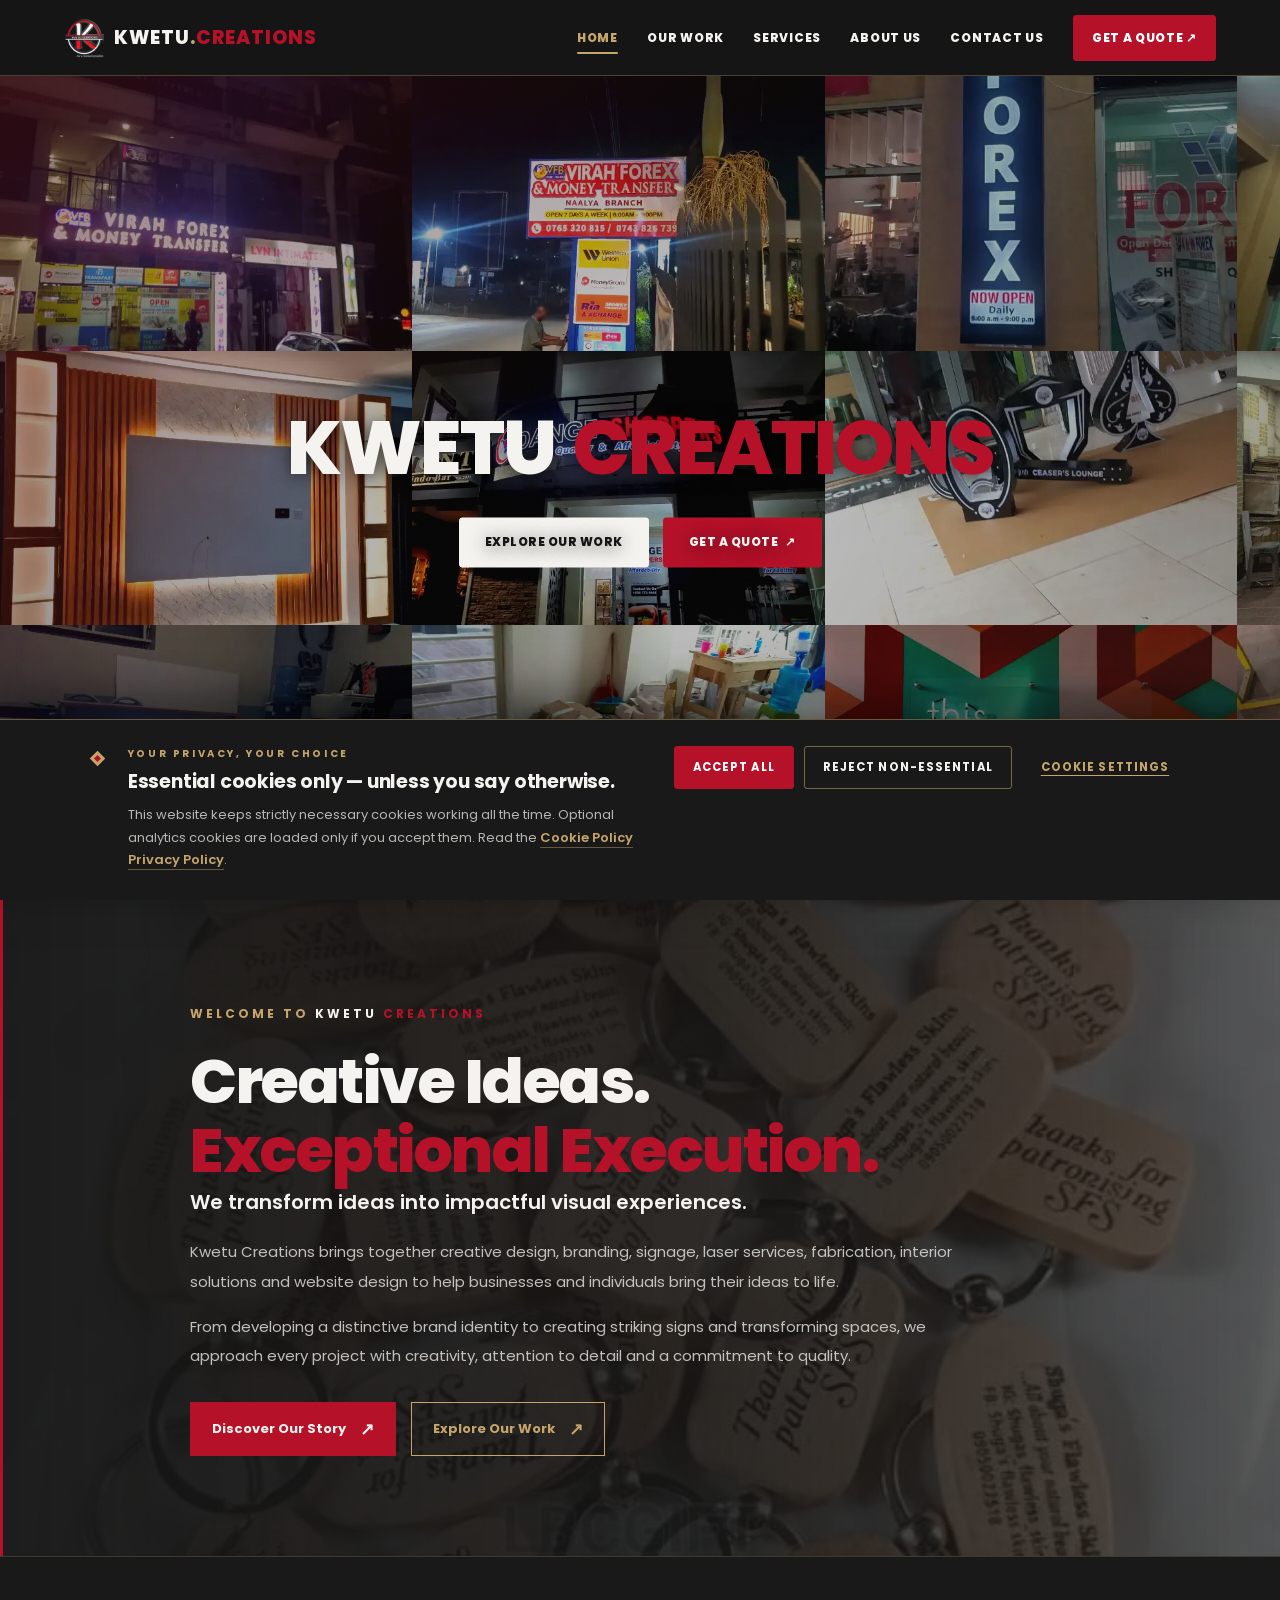
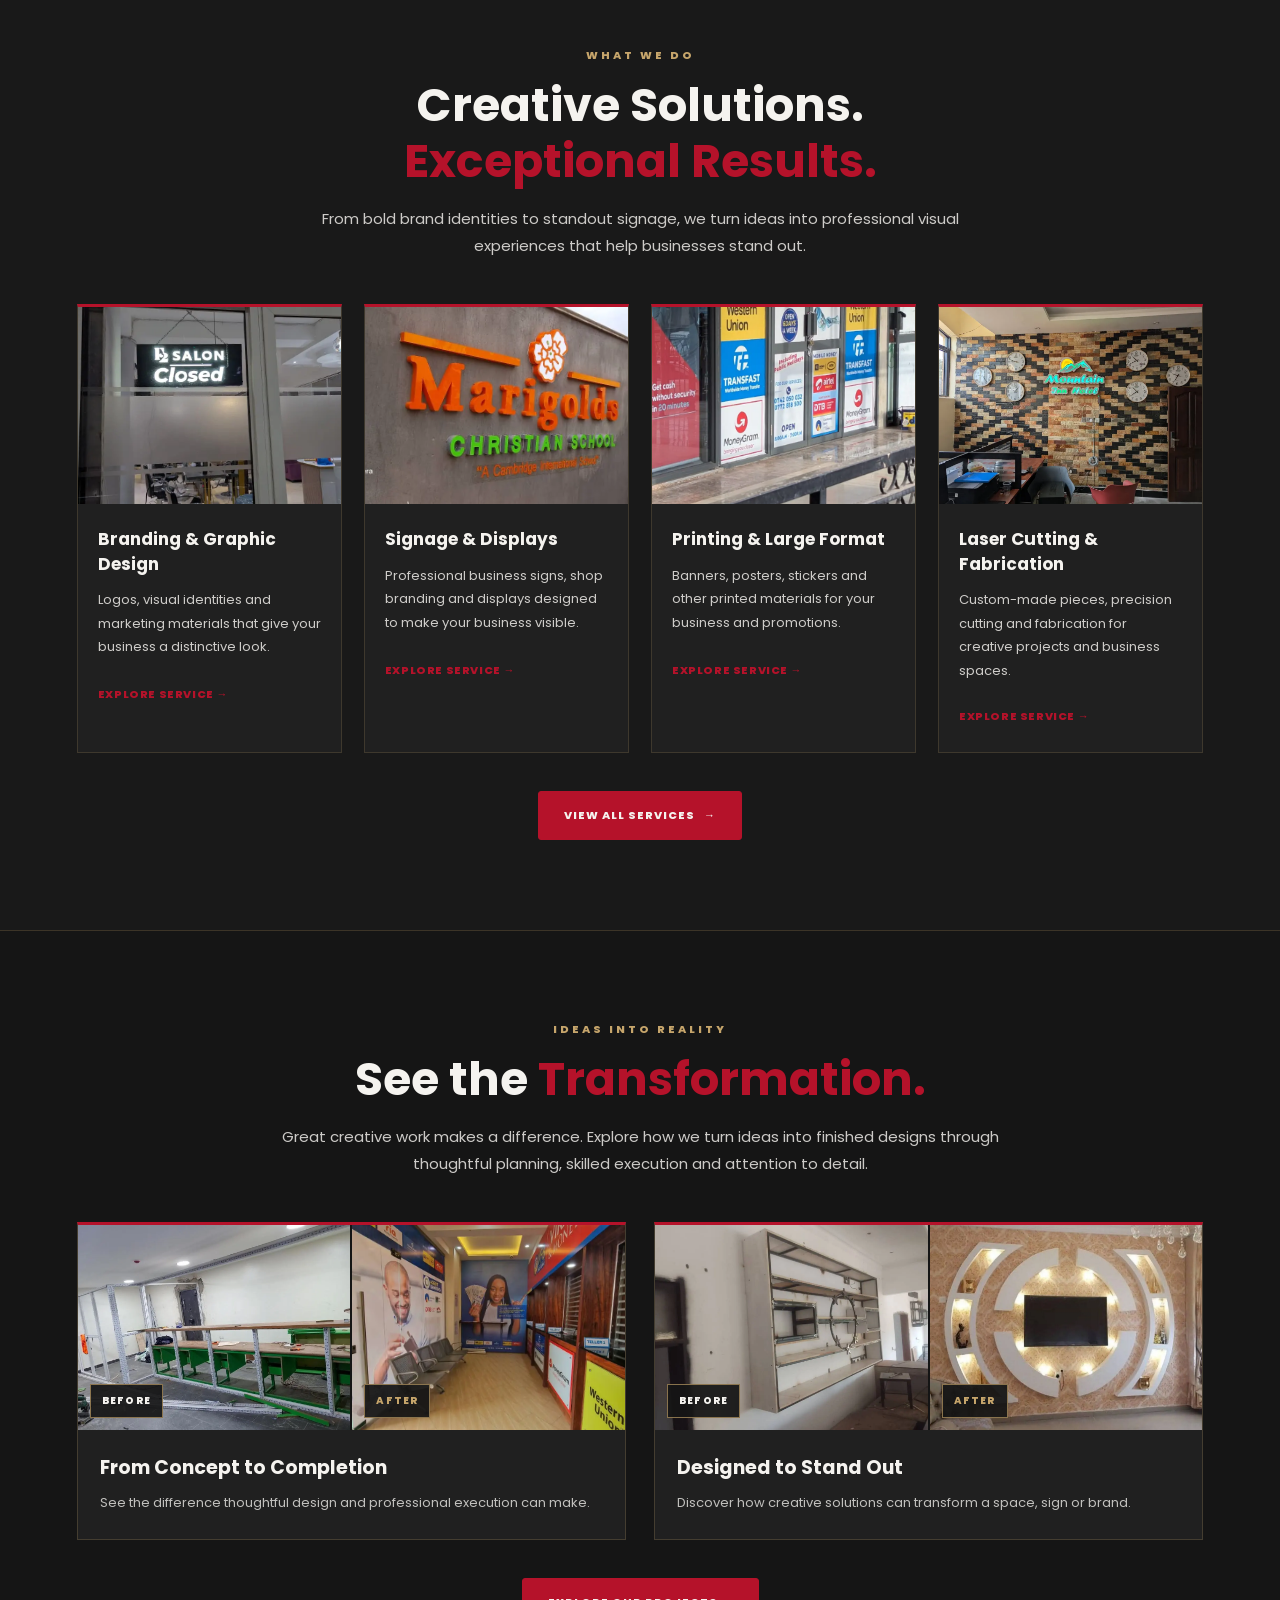
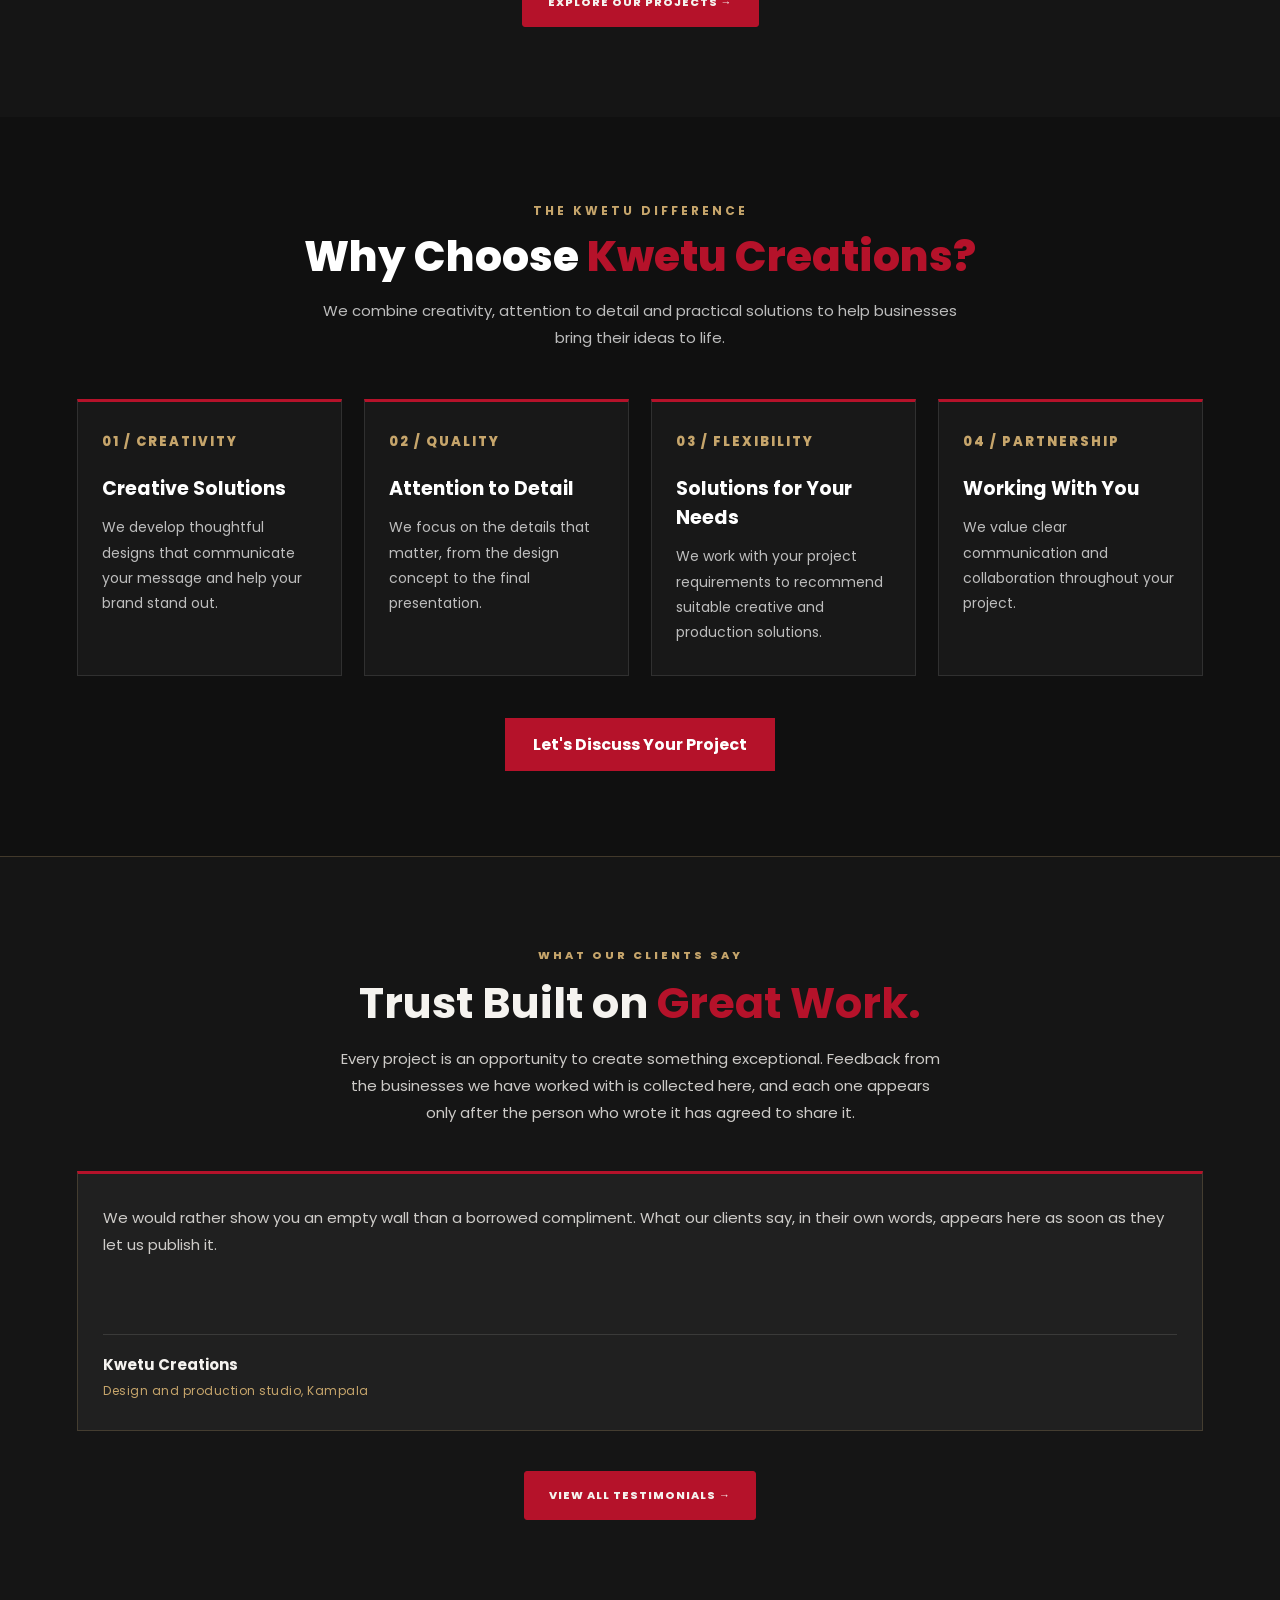
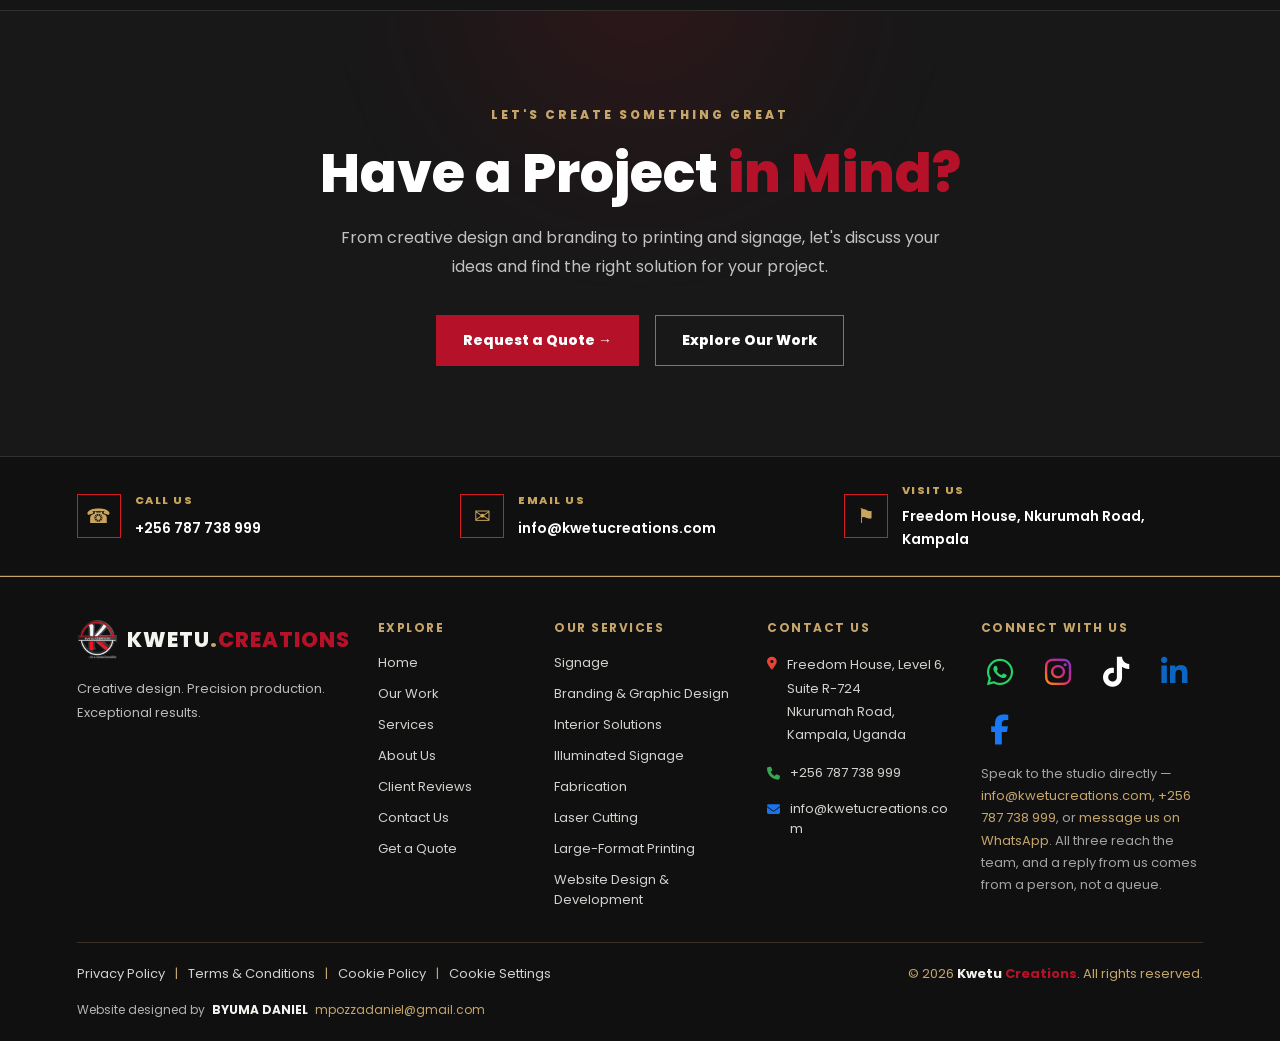
<file: index3.html>
<!DOCTYPE html>

<html lang="en">

<head>

  <meta charset="UTF-8">

  <meta name="viewport" content="width=device-width, initial-scale=1.0">

  <meta name="theme-color" content="#151515">



  <title>Kwetu Creations | Signage, Branding &amp; Interior Solutions</title>
  <!-- SEO:BEGIN -->
  <meta name="description" content="Kwetu Creations is a Kampala creative studio producing signage, illuminated displays, branding, large-format printing, laser fabrication and interior solutions.">
  <!-- SEO:DOMAIN: tools/set-domain.php inserts the canonical link, og:url and og:image here -->
  <meta property="og:type" content="website">
  <meta property="og:site_name" content="Kwetu Creations">
  <meta property="og:locale" content="en_UG">
  <meta property="og:title" content="Kwetu Creations | Signage, Branding &amp; Interior Solutions">
  <meta property="og:description" content="Kwetu Creations is a Kampala creative studio producing signage, illuminated displays, branding, large-format printing, laser fabrication and interior solutions.">
  <meta name="twitter:card" content="summary">
  <meta name="twitter:title" content="Kwetu Creations | Signage, Branding &amp; Interior Solutions">
  <meta name="twitter:description" content="Kwetu Creations is a Kampala creative studio producing signage, illuminated displays, branding, large-format printing, laser fabrication and interior solutions.">
  <link rel="icon" type="image/png" sizes="32x32" href="images/logo/favicon-32.png?v=4">
  <link rel="apple-touch-icon" href="images/logo/apple-touch-icon.png?v=3">
  <!-- SEO:END -->

      <link rel="preload" as="style"
        href="https://cdnjs.cloudflare.com/ajax/libs/font-awesome/6.7.2/css/all.min.css"
        onload="this.onload=null;this.rel='stylesheet'">
    <noscript>
        <link rel="stylesheet"
            href="https://cdnjs.cloudflare.com/ajax/libs/font-awesome/6.7.2/css/all.min.css">
    </noscript>


  <link rel="preconnect" href="https://fonts.googleapis.com">
  <link rel="preconnect" href="https://fonts.gstatic.com" crossorigin>
  <link rel="stylesheet"
        href="https://fonts.googleapis.com/css2?family=Poppins:wght@400;500;600;700;800&display=swap">
  <link rel="stylesheet" href="css/shared.css">
  <style>

    :root {

      --brand-red: #B5122A;

      --brand-red-dark: #8F0E21;

      --brand-gold: #C6A56B;

      --brand-white: #F5F3EF;

      --brand-black: #151515;

      --brand-black-soft: #202020;

      --muted-white: rgba(245,243,239,.82);

    }



    * {

      margin: 0;

      padding: 0;

      box-sizing: border-box;

    }



    html {

      width: 100%;

      min-height: 100%;

      scroll-behavior: smooth;

    }



    body {

      width: 100%;

      min-height: 100%;

     
    font-family: 'Poppins', sans-serif;

      background: var(--brand-black);

      color: var(--brand-white);

      overflow-x: hidden;

      overflow-y: auto;

    }



    a, button {

      -webkit-tap-highlight-color: transparent;

    }



    a:focus-visible,

    button:focus-visible {

      outline: 2px solid var(--brand-gold);

      outline-offset: 4px;

    }



    /* HERO */



    .hero {

    position: relative;

    isolation: isolate;

    width: 100%;

    height: 100vh;

    height: 100svh;

    min-height: 600px;

    overflow: hidden;

    background: var(--brand-black);

}



/* ========================================
   KWETU CREATIONS — CONTINUOUS HERO MOSAIC
======================================== */

/* Full-screen background wall of project photographs.

   Two rules keep the wall honest:

   1. The rows never slide under the navigation bar. --nav-h is measured
      from the live header by JavaScript, and the mosaic starts below it,
      so all three rows are the same height on screen.

   2. Each row is a single track holding TWO IDENTICAL COPIES of one photo
      sequence. The animation slides the track by exactly the width of one
      copy, measured from the live layout, so the loop restarts on a
      pixel-identical frame: no jump, no gap, no reset.

   On top of that, every tile holds two photographs stacked vertically and
   slides between them on its own random timer, so the wall keeps changing
   while it travels. */

/* The hero owns exactly the space between the bottom of the navigation bar
   and the bottom of the visible window, so all three rows are on screen at
   once and nothing has to be scrolled to see a whole row. --nav-h and
   --viewport-h are measured by JavaScript; the fallbacks keep the wall
   sane for the first frame. */
main.hero {
    margin-top: var(--nav-h, 76px);
    height: calc(var(--viewport-h, 100svh) - var(--nav-h, 76px));
    min-height: 0;
}

.mosaic {
    position: absolute;
    inset: 0;
    z-index: -2;
    display: flex;
    flex-direction: column;
    width: 100%;
    height: 100%;
    overflow: hidden;
    pointer-events: none;
    background: var(--brand-black);
    animation: mosaic-reveal 2.2s ease-out both;
}

/* Three equal rows; each one owns its own speed and direction. */
.image-row {
    display: flex;
    flex: 0 0 33.333333%;
    min-height: 0;
    flex-direction: row;
    align-items: stretch;
    width: max-content;
    gap: 0;
    will-change: transform;
    backface-visibility: hidden;
    animation-name: slide-across;
    animation-timing-function: linear;
    animation-iteration-count: infinite;
    animation-duration: var(--row-duration, 180s);
}

/* normal = photographs travel right to left.
   reverse = the same track played backwards, so photographs travel
   left to right while the loop stays seamless. */
.image-row.row-left {
    animation-direction: normal;
}

.image-row.row-right {
    animation-direction: reverse;
}

.image-tile {
    position: relative;
    flex: 0 0 auto;
    /* +1px / -1px make neighbouring tiles overlap by a hair, so rounding
       a fractional row height or tile width can never open a seam.
       The tile that comes later in the row paints over the overlap. */
    height: calc(100% + 1px);
    margin-right: -1px;
    aspect-ratio: 3 / 2;
    overflow: hidden;
    background: var(--brand-black-soft, #202020);
}

/* The two photographs of one tile, stacked top to bottom. The pair slides
   up to show the second photograph, then back down again. */
.tile-stack {
    position: absolute;
    inset: 0;
    display: flex;
    flex-direction: column;
    will-change: transform;
    backface-visibility: hidden;
    -webkit-backface-visibility: hidden;
    animation-name: slide-up-next;
    animation-timing-function: ease-in-out;
    animation-iteration-count: infinite;
    animation-duration: var(--churn-duration, 12s);
    animation-delay: var(--churn-delay, 0s);
}

.tile-stack img {
    /* Out of flow on purpose: an in-flow img lets its intrinsic height
       push the tile (and therefore the row) far past 1/3 of the hero
       through flexbox min-height:auto. */
    flex: 0 0 100%;
    display: block;
    width: 100%;
    height: 100%;
    min-height: 0;
    object-fit: cover;
    object-position: center;
    filter: brightness(1.12) contrast(1.1) saturate(1.1);
    backface-visibility: hidden;
    -webkit-backface-visibility: hidden;
}

@keyframes slide-across {
    from {
        transform: translate3d(0, 0, 0);
    }

    to {
        transform: translate3d(calc(-1 * var(--slide-distance, 0px)), 0, 0);
    }
}

/* Hold on the first photograph, slide up to the second, hold, slide back.
   The per-tile animation-delay set in JavaScript staggers every tile. */
@keyframes slide-up-next {
    0%, 45% {
        transform: translateY(0);
    }

    50%, 95% {
        transform: translateY(-100%);
    }

    100% {
        transform: translateY(0);
    }
}

/* One-time fade-in of the whole wall, like the reference. */
@keyframes mosaic-reveal {
    from {
        opacity: .02;
    }

    to {
        opacity: 1;
    }
}

/* Reduced motion: the wall is still full-bleed, it simply does not move. */
@media (prefers-reduced-motion: reduce) {
    .mosaic,
    .image-row,
    .tile-stack {
        animation: none;
    }
}
/* DARK BRAND OVERLAY */



    .overlay {

      position: absolute;

      z-index: -1;

      inset: 0;

      pointer-events: none;

      background:

        linear-gradient(

          135deg,

          rgba(181,18,42,.20),

          transparent 42%

        ),

        linear-gradient(

          315deg,

          rgba(198,165,107,.09),

          transparent 40%

        ),

        radial-gradient(

          circle at center,

          rgba(21,21,21,.25) 0%,

          rgba(21,21,21,.45) 100%

        );

    }



    



   


    /* MOBILE MENU BUTTON: HIDDEN ON DESKTOP */



    .menu-toggle {

      display: none;

      align-items: center;

      justify-content: center;

      flex-direction: column;

      gap: 5px;

      width: 44px;

      height: 44px;

      flex: 0 0 44px;

      border: 1px solid rgba(245,243,239,.28);

      border-radius: 4px;

      background: rgba(21,21,21,.85);

      color: var(--brand-white);

      cursor: pointer;

    }



    .menu-toggle span {

      display: block;

      width: 20px;

      height: 2px;

      border-radius: 2px;

      background: currentColor;

      transition: transform .25s ease, opacity .25s ease;

    }



    .menu-toggle[aria-expanded="true"] span:first-child {

      transform: translateY(7px) rotate(45deg);

    }



    .menu-toggle[aria-expanded="true"] span:nth-child(2) {

      opacity: 0;

    }



    .menu-toggle[aria-expanded="true"] span:last-child {

      transform: translateY(-7px) rotate(-45deg);

    }



    /* HEADER QUOTE BUTTON */



    .contact {

      display: inline-flex;

      align-items: center;

      justify-content: center;

      gap: 7px;

      padding: 13px 20px;

      background: var(--brand-red);

      color: var(--brand-white);

      text-decoration: none;

      text-transform: uppercase;

      font-size: 11px;

      font-weight: 800;

      letter-spacing: .7px;

      border: 1px solid var(--brand-red);

      border-radius: 3px;

      white-space: nowrap;

      transition:

        background .25s ease,

        border-color .25s ease,

        transform .25s ease;

    }



    .contact:hover {

      background: var(--brand-red-dark);

      border-color: var(--brand-gold);

      transform: translateY(-2px);

    }



    /* MAIN HERO CONTENT */



    .hero-content {

      position: absolute;

      z-index: 3;

      top: 50%;

      left: 50%;

      transform: translate(-50%, -50%);

      width: min(90%, 780px);

      text-align: center;

      text-shadow: 0 2px 18px rgba(0,0,0,.65);

    }



    .hero-logo {

      display: flex;

      justify-content: center;

      align-items: center;

      margin-bottom: 20px;

    }



    .hero-logo img {

      display: block;

      width: 128px;

      max-width: 48vw;

      height: auto;

      object-fit: contain;

    }



    .eyebrow {

      margin-bottom: 16px;

      color: var(--brand-gold);

      font-size: 11px;

      font-weight: 800;

      letter-spacing: 3px;

      text-transform: uppercase;

    }



    .hero-content h1 {

      color: var(--brand-white);

      font-size: clamp(40px, 6vw, 76px);

      font-weight: 400;

      letter-spacing: -2px;

      line-height: 1.04;

      overflow-wrap: anywhere;

    }



    .hero-content h1 span {

      color: var(--brand-red);

      font-weight: 800;

    }



    .hero-content p {

      max-width: 600px;

      margin: 22px auto 30px;

      color: var(--muted-white);

      font-size: 16px;

      line-height: 1.75;

    }



    /* HERO BUTTONS */



    .buttons {

      display: flex;

      justify-content: center;

      align-items: center;

      gap: 14px;

      flex-wrap: wrap;

    }



    .btn {

      display: inline-flex;

      align-items: center;

      justify-content: center;

      gap: 7px;

      min-height: 50px;

      padding: 15px 25px;

      text-decoration: none;

      font-size: 12px;

      font-weight: 800;

      letter-spacing: .5px;

      text-transform: uppercase;

      border: 1px solid transparent;

      border-radius: 3px;

      transition:

        background .25s ease,

        color .25s ease,

        border-color .25s ease,

        transform .25s ease;

    }



    .btn:hover {

      transform: translateY(-3px);

    }



    .btn-light {

      background: var(--brand-white);

      color: var(--brand-black);

      border-color: var(--brand-white);

    }



    .btn-light:hover {

      background: var(--brand-gold);

      border-color: var(--brand-gold);

      color: var(--brand-black);

    }



    .btn-red {

      background: var(--brand-red);

      color: var(--brand-white);

      border-color: var(--brand-red);

    }



    .btn-red:hover {

      background: var(--brand-red-dark);

      border-color: var(--brand-gold);

    }



    /* BOTTOM TEXT */



    .bottom-label {

      position: absolute;

      z-index: 3;

      bottom: 25px;

      left: 50%;

      transform: translateX(-50%);

      width: 90%;

      text-align: center;

      color: rgba(245,243,239,.78);

      font-size: 11px;

      letter-spacing: 1px;

      text-transform: uppercase;

    }



    .bottom-label span {

      margin-left: 7px;

      color: var(--brand-gold);

      font-size: 19px;

    }



    /* SMALL DESKTOPS AND TABLETS */



    @media (max-width: 900px) {

      .navbar {

        padding-right: 4%;

        padding-left: 4%;

        gap: 16px;

      }



      .logo img {

        height: 42px;

        max-width: 145px;

      }



      .nav-links {

        gap: 16px;

      }



      .nav-links a {

        font-size: 10px;

        letter-spacing: .5px;

      }



      .contact {

        padding: 12px 14px;

        font-size: 10px;

      }

    }



    /* TABLET AND MOBILE NAVIGATION */



    @media (max-width: 760px) {

      .navbar {

        min-height: 76px;

        padding: 13px 5%;

        gap: 10px;

        flex-wrap: nowrap;

      }




      .logo img {

        height: 40px;

        max-width: 145px;

      }



      .menu-toggle {

        display: inline-flex;

        margin-left: auto;

      }



      .contact {

        padding: 11px 13px;

        font-size: 10px;

      }



      .nav-links {

        position: absolute;

        top: calc(100% - 1px);

        left: auto;

        right: 5%;

        transform: none;

        display: none;

        flex-direction: column;

        align-items: stretch;

        justify-content: flex-start;

        gap: 0;

        width: min(290px, 90vw);

        padding: 8px;

        white-space: normal;

        background: rgba(21,21,21,.98);

        border: 1px solid rgba(198,165,107,.35);

        border-radius: 4px;

        box-shadow: 0 16px 35px rgba(0,0,0,.35);

      }



      .nav-links.is-open {

        display: flex;

      }



      .nav-links a {

        display: block;

        width: 100%;

        padding: 15px 13px;

        font-size: 12px;

        letter-spacing: 1px;

        border-bottom: 1px solid rgba(245,243,239,.09);

      }



      .nav-links a:last-child {

        border-bottom: 0;

      }



      .nav-links a:hover {

        background: rgba(198,165,107,.08);

      }



      .hero {

        min-height: 620px;

      }



      .hero-content {

        width: 90%;

      }



      .hero-content h1 {

        font-size: clamp(38px, 8vw, 58px);

        letter-spacing: -1.3px;

      }



      .hero-content p {

        max-width: 540px;

        margin: 18px auto 24px;

        font-size: 15px;

      }



      .hero-logo img {

        width: 100px;

      }



      .eyebrow {

        font-size: 10px;

        letter-spacing: 2px;

      }



      .btn {

        padding: 14px 18px;

        font-size: 11px;

      }

    }



    /* MOBILE PHONES */



    @media (max-width: 480px) {

      .hero {

        height: 100svh;

        min-height: 700px;

      }



      .navbar {

        min-height: 68px;

        padding: 12px 4%;

        gap: 8px;

      }




      .logo img {

        height: 34px;

        max-width: 115px;

      }



      .menu-toggle {

        width: 40px;

        height: 40px;

        flex-basis: 40px;

      }



      .contact {

        padding: 10px 9px;

        font-size: 9px;

        letter-spacing: .3px;

      }



      .nav-links {

        right: 4%;

      }



      .hero-content {

        top: 51%;

        width: 92%;

      }



      .hero-logo {

        margin-bottom: 13px;

      }



      .hero-logo img {

        width: 78px;

        max-width: 30vw;

      }



      .eyebrow {

        margin-bottom: 13px;

        font-size: 9px;

        letter-spacing: 1.8px;

      }



      .hero-content h1 {

        font-size: clamp(34px, 9.5vw, 46px);

        letter-spacing: -1px;

        line-height: 1.12;

      }



      .hero-content p {

        max-width: 360px;

        margin: 17px auto 23px;

        font-size: 14px;

        line-height: 1.7;

      }



      .buttons {

        flex-direction: column;

        align-items: stretch;

        gap: 11px;

        width: min(100%, 280px);

        margin: 0 auto;

      }



      .btn {

        width: 100%;

        min-height: 48px;

        padding: 14px 12px;

        font-size: 10px;

      }



      .bottom-label {

        bottom: 15px;

        width: 92%;

        font-size: 9px;

        letter-spacing: .6px;

      }

    }



    /* EXTRA-SHORT SCREENS */



    @media (max-height: 650px) and (min-width: 481px) {

      .hero {

        min-height: 600px;

      }



      .hero-content {

        top: 53%;

      }



      .hero-logo {

        margin-bottom: 10px;

      }



      .hero-logo img {

        width: 85px;

      }



      .hero-content p {

        margin: 13px auto 18px;

      }

    }



    /* REDUCE MOTION WHEN REQUESTED */



    @media (prefers-reduced-motion: reduce) {

      html {

        scroll-behavior: auto;

      }



      .mosaic,

      .image-row {

        animation: none;

      }



      .image-tile img,

      .btn,

      .contact,

      .menu-toggle span {

        transition-duration: .01ms;

      }

    }

/* ========================================
   HOMEPAGE TESTIMONIALS
======================================== */

.testimonials-section {
    position: relative;
    padding: 90px 6%;
    background: var(--brand-black);
    color: var(--brand-white);
    border-top: 1px solid rgba(198, 165, 107, 0.25);
}

.testimonials-container {
    max-width: 1200px;
    margin: 0 auto;
}

.testimonials-heading {
    text-align: center;
    margin-bottom: 45px;
}

.testimonials-eyebrow {
    color: var(--brand-gold);
    font-size: 11px;
    font-weight: 800;
    letter-spacing: 3px;
    text-transform: uppercase;
    margin-bottom: 14px;
}

.testimonials-heading h2 {
    color: var(--brand-white);
    font-size: clamp(28px, 4vw, 43px);
    line-height: 1.2;
    margin-bottom: 15px;
}

.testimonials-heading h2 span {
    color: var(--brand-red);
}

.testimonials-heading p {
    max-width: 600px;
    margin: 0 auto;
    color: var(--muted-white);
    font-size: 15px;
    line-height: 1.8;
}

/* Three-up grid becomes a sliding carousel: a clipped viewport holding one
   track that moves a whole card at a time. --t-per-view decides how many
   cards sit side by side, so raising it back to 3 once there are enough
   genuine reviews is a one-line change. The JS reads these two numbers from
   the live layout instead of keeping its own copy, so CSS stays the single
   source of truth. */
.testimonials-carousel {
    position: relative;
}

.testimonials-viewport {
    overflow: hidden;
}

.testimonials-track {
    --t-gap: 24px;
    --t-per-view: 2;
    display: flex;
    gap: var(--t-gap);
    transition: transform 0.65s cubic-bezier(0.25, 1, 0.5, 1);
    will-change: transform;
}

/* Card width is derived from the same two custom properties the JS reads,
   so the row can never drift out of sync with the step distance. */
.testimonials-carousel .testimonial-card {
    flex: 0 0 calc((100% - (var(--t-per-view) - 1) * var(--t-gap)) / var(--t-per-view));
    min-width: 0;
}

/* A track holding one card — the empty state, or a single approved story —
   fills the row rather than sitting in half of it. */
.testimonials-carousel .testimonial-card:only-child {
    flex-basis: 100%;
}

.testimonials-controls {
    display: flex;
    align-items: center;
    justify-content: center;
    gap: 18px;
    margin-top: 32px;
}

.testimonials-arrow {
    display: inline-flex;
    align-items: center;
    justify-content: center;
    width: 44px;
    height: 44px;
    padding: 0;
    background: transparent;
    border: 1px solid rgba(198, 165, 107, 0.35);
    border-radius: 50%;
    color: var(--brand-white);
    font-family: inherit;
    font-size: 20px;
    line-height: 1;
    cursor: pointer;
    transition: background 0.25s ease, border-color 0.25s ease, transform 0.25s ease;
}

.testimonials-arrow:hover {
    background: var(--brand-red);
    border-color: var(--brand-gold);
    transform: translateY(-2px);
}

.testimonials-arrow:focus-visible,
.testimonials-dot:focus-visible {
    outline: 2px solid var(--brand-gold);
    outline-offset: 3px;
}

.testimonials-dots {
    display: flex;
    align-items: center;
    gap: 10px;
}

.testimonials-dot {
    width: 10px;
    height: 10px;
    padding: 0;
    background: rgba(245, 243, 239, 0.26);
    border: 0;
    border-radius: 5px;
    cursor: pointer;
    transition: background 0.25s ease, width 0.25s ease;
}

.testimonials-dot:hover {
    background: rgba(198, 165, 107, 0.65);
}

.testimonials-dot[aria-current="true"] {
    width: 26px;
    background: var(--brand-gold);
}

/* Screen-reader announcement of the visible group, kept off-layout so it
   cannot shift anything when the text changes. */
.testimonials-status {
    position: absolute;
    width: 1px;
    height: 1px;
    margin: -1px;
    padding: 0;
    overflow: hidden;
    clip: rect(0 0 0 0);
    white-space: nowrap;
    border: 0;
}

/* Nothing to rotate through, so nothing to click. */
.testimonials-carousel[data-single-view="true"] .testimonials-controls {
    display: none;
}

/* Reduced motion: the group still changes, it just snaps instead of
   sliding, and autoplay never starts. */
.testimonials-carousel[data-reduced-motion="true"] .testimonials-track {
    transition: none;
}

.testimonial-card {
    display: flex;
    flex-direction: column;
    padding: 30px 25px;
    min-height: 260px;
    background: var(--brand-black-soft);
    border: 1px solid rgba(198, 165, 107, 0.22);
    border-top: 3px solid var(--brand-red);
    transition: transform 0.3s ease, border-color 0.3s ease;
}

.testimonial-card:hover {
    transform: translateY(-6px);
    border-top-color: var(--brand-gold);
}

.testimonial-stars {
    color: var(--brand-gold);
    font-size: 18px;
    letter-spacing: 3px;
    margin-bottom: 22px;
}

.testimonial-quote {
    flex: 1;
    color: var(--muted-white);
    font-size: 15px;
    line-height: 1.8;
    margin-bottom: 25px;
}

.testimonial-client {
    padding-top: 18px;
    border-top: 1px solid rgba(245, 243, 239, 0.12);
}

.testimonial-client h3 {
    color: var(--brand-white);
    font-size: 15px;
    margin-bottom: 6px;
}

.testimonial-client p {
    color: var(--brand-gold);
    font-size: 12px;
    letter-spacing: 0.5px;
}

.testimonials-footer {
    text-align: center;
    margin-top: 40px;
}

.testimonials-link {
    display: inline-block;
    padding: 15px 24px;
    background: var(--brand-red);
    border: 1px solid var(--brand-red);
    border-radius: 3px;
    color: var(--brand-white);
    font-size: 11px;
    font-weight: 800;
    letter-spacing: 1px;
    text-decoration: none;
    text-transform: uppercase;
    transition: background 0.25s ease, border-color 0.25s ease;
}

.testimonials-link:hover {
    background: var(--brand-red-dark);
    border-color: var(--brand-gold);
}

@media (max-width: 560px) {
    .testimonials-section {
        padding: 65px 5%;
    }

    .testimonials-track {
        --t-per-view: 1;
        --t-gap: 18px;
    }

    .testimonial-card {
        min-height: 230px;
        padding: 25px 22px;
    }

    .testimonials-heading {
        margin-bottom: 32px;
    }
}

/* ========================================
   FEATURED SERVICES
======================================== */

.featured-services {
    padding: 90px 6%;
    background: #191919;
    color: var(--brand-white);
    border-top: 1px solid rgba(198, 165, 107, 0.22);
}

.services-container {
    max-width: 1200px;
    margin: 0 auto;
}

.services-heading {
    max-width: 700px;
    margin: 0 auto 45px;
    text-align: center;
}

.services-eyebrow {
    margin-bottom: 14px;
    color: var(--brand-gold);
    font-size: 11px;
    font-weight: 800;
    letter-spacing: 3px;
    text-transform: uppercase;
}

.services-heading h2 {
    margin-bottom: 16px;
    color: var(--brand-white);
    font-size: clamp(30px, 4vw, 46px);
    line-height: 1.2;
}

.services-heading h2 span {
    color: var(--brand-red);
}

.services-heading p {
    color: var(--muted-white);
    font-size: 15px;
    line-height: 1.8;
}

.services-grid {
    display: grid;
    grid-template-columns: repeat(4, minmax(0, 1fr));
    gap: 22px;
}

.service-card {
    min-width: 0;
    overflow: hidden;
    background: var(--brand-black-soft);
    border: 1px solid rgba(198, 165, 107, 0.18);
    border-top: 3px solid var(--brand-red);
    transition: transform .3s ease, border-color .3s ease;
}

.service-card:hover {
    transform: translateY(-6px);
    border-top-color: var(--brand-gold);
}

.service-image {
    width: 100%;
    aspect-ratio: 4 / 3;
    overflow: hidden;
    background: #292929;
}

.service-image img {
    display: block;
    width: 100%;
    height: 100%;
    object-fit: cover;
    transition: transform .5s ease;
}

.service-card:hover .service-image img {
    transform: scale(1.05);
}

.service-content {
    padding: 23px 20px 25px;
}

.service-content h3 {
    margin-bottom: 12px;
    color: var(--brand-white);
    font-size: 17px;
    line-height: 1.45;
}

.service-content p {
    min-height: 72px;
    margin-bottom: 20px;
    color: var(--muted-white);
    font-size: 13px;
    line-height: 1.8;
}

.service-link {
    display: inline-block;
    color: var(--brand-red);
    font-size: 11px;
    font-weight: 800;
    letter-spacing: .6px;
    text-decoration: none;
    text-transform: uppercase;
    transition: color .25s ease;
}

.service-link:hover {
    color: var(--brand-gold);
}

.services-footer {
    margin-top: 38px;
    text-align: center;
}

.services-button {
    display: inline-flex;
    align-items: center;
    justify-content: center;
    padding: 15px 25px;
    background: var(--brand-red);
    border: 1px solid var(--brand-red);
    border-radius: 3px;
    color: var(--brand-white);
    font-size: 11px;
    font-weight: 800;
    letter-spacing: 1px;
    text-decoration: none;
    text-transform: uppercase;
    transition: background .25s ease, border-color .25s ease;
}

.services-button:hover {
    background: var(--brand-red-dark);
    border-color: var(--brand-gold);
}

@media (max-width: 1000px) {
    .services-grid {
        grid-template-columns: repeat(2, minmax(0, 1fr));
        gap: 20px;
    }
}

@media (max-width: 560px) {
    .featured-services {
        padding: 65px 5%;
    }

    .services-heading {
        margin-bottom: 30px;
    }

    .services-grid {
        grid-template-columns: 1fr;
        gap: 20px;
    }

    .service-content p {
        min-height: 0;
    }

    .service-content {
        padding: 21px;
    }
}

@media (prefers-reduced-motion: reduce) {
    .service-card,
    .service-image img,
    .service-link,
    .services-button {
        transition: none;
    }
}
/* ========================================
   WHY CHOOSE KWETU CREATIONS
======================================== */

.why-choose-us {
    background: #101010;
    color: #ffffff;
    padding: 85px 6%;
}

.why-container {
    max-width: 1200px;
    margin: 0 auto;
}

.why-heading {
    text-align: center;
    margin-bottom: 48px;
}

.why-eyebrow {
    color: var(--brand-gold, #c9a45c);
    font-size: 12px;
    font-weight: 700;
    letter-spacing: 3px;
    text-transform: uppercase;
    margin-bottom: 12px;
}

.why-heading h2 {
    font-size: clamp(28px, 4vw, 42px);
    line-height: 1.2;
    margin: 0 0 15px;
    font-weight: 800;
}

.why-heading h2 span {
    color: var(--brand-red, #d71920);
}

.why-heading p {
    color: #bdbdbd;
    max-width: 650px;
    margin: 0 auto;
    line-height: 1.8;
    font-size: 15px;
}

.why-grid {
    display: grid;
    grid-template-columns: repeat(4, minmax(0, 1fr));
    gap: 22px;
}

.why-card {
    position: relative;
    padding: 30px 24px;
    background: #181818;
    border: 1px solid #303030;
    border-top: 3px solid var(--brand-red, #d71920);
    transition: transform 0.3s ease, border-color 0.3s ease;
}

.why-card:hover {
    transform: translateY(-6px);
    border-top-color: var(--brand-gold, #c9a45c);
}

.why-number {
    display: block;
    color: var(--brand-gold, #c9a45c);
    font-size: 13px;
    font-weight: 800;
    letter-spacing: 2px;
    margin-bottom: 22px;
}

.why-card h3 {
    color: #ffffff;
    font-size: 19px;
    margin: 0 0 12px;
}

.why-card p {
    color: #bdbdbd;
    font-size: 14px;
    line-height: 1.8;
    margin: 0;
}

.why-cta {
    text-align: center;
    margin-top: 42px;
}

.why-cta a {
    display: inline-block;
    padding: 14px 28px;
    background: var(--brand-red, #d71920);
    color: #ffffff;
    text-decoration: none;
    font-weight: 700;
    transition: background 0.3s ease;
}

.why-cta a:hover {
    background: var(--brand-gold, #c9a45c);
    color: #101010;
}

@media (max-width: 900px) {
    .why-grid {
        grid-template-columns: repeat(2, minmax(0, 1fr));
    }
}

@media (max-width: 520px) {
    .why-choose-us {
        padding: 60px 5%;
    }

    .why-grid {
        grid-template-columns: 1fr;
    }

    .why-card {
        padding: 25px 22px;
    }
}
/* ========================================
   FINAL CALL TO ACTION
======================================== */

.final-cta {
    position: relative;
    overflow: hidden;
    padding: 90px 6%;
    background: #181818;
    color: #ffffff;
    text-align: center;
    border-top: 1px solid #303030;
}

.final-cta::before {
    content: "";
    position: absolute;
    width: 320px;
    height: 320px;
    top: -190px;
    left: calc(50% - 160px);
    background: var(--brand-red, #d71920);
    opacity: 0.14;
    filter: blur(90px);
    border-radius: 50%;
    pointer-events: none;
}

.final-cta-content {
    position: relative;
    z-index: 1;
    max-width: 800px;
    margin: 0 auto;
}

.final-cta-label {
    display: inline-block;
    color: var(--brand-gold, #c9a45c);
    font-size: 12px;
    font-weight: 800;
    letter-spacing: 3px;
    text-transform: uppercase;
    margin-bottom: 18px;
}

.final-cta h2 {
    margin: 0 auto 20px;
    font-size: clamp(32px, 5vw, 54px);
    line-height: 1.15;
    font-weight: 800;
    max-width: 750px;
}

.final-cta h2 span {
    color: var(--brand-red, #d71920);
}

.final-cta p {
    max-width: 600px;
    margin: 0 auto;
    color: #c2c2c2;
    font-size: 16px;
    line-height: 1.8;
}

.final-cta-buttons {
    display: flex;
    justify-content: center;
    align-items: center;
    flex-wrap: wrap;
    gap: 16px;
    margin-top: 34px;
}

.final-cta-buttons a {
    display: inline-flex;
    align-items: center;
    justify-content: center;
    min-height: 50px;
    padding: 14px 26px;
    text-decoration: none;
    font-size: 14px;
    font-weight: 800;
    transition: background 0.25s ease,
                color 0.25s ease,
                border-color 0.25s ease,
                transform 0.25s ease;
}

.final-cta-primary {
    background: var(--brand-red, #d71920);
    color: #ffffff;
    border: 1px solid var(--brand-red, #d71920);
}

.final-cta-primary:hover {
    background: var(--brand-gold, #c9a45c);
    border-color: var(--brand-gold, #c9a45c);
    color: #101010;
    transform: translateY(-3px);
}

.final-cta-secondary {
    background: transparent;
    color: #ffffff;
    border: 1px solid #777777;
}

.final-cta-secondary:hover {
    border-color: var(--brand-gold, #c9a45c);
    color: var(--brand-gold, #c9a45c);
    transform: translateY(-3px);
}

@media (max-width: 520px) {
    .final-cta {
        padding: 65px 5%;
    }

    .final-cta-buttons {
        flex-direction: column;
        align-items: stretch;
    }

    .final-cta-buttons a {
        width: 100%;
        box-sizing: border-box;
    }
}
/* ========================================
   QUICK CONTACT STRIP
======================================== */

.quick-contact-strip {
    background: #101010;
    color: #ffffff;
    padding: 25px 6%;
    border-top: 1px solid #303030;
    border-bottom: 1px solid #303030;
}

.quick-contact-inner {
    max-width: 1200px;
    margin: 0 auto;
    display: grid;
    grid-template-columns: repeat(3, minmax(0, 1fr));
    gap: 24px;
}

.quick-contact-item {
    display: flex;
    align-items: center;
    gap: 14px;
    min-width: 0;
}

.quick-contact-icon {
    width: 44px;
    height: 44px;
    flex-shrink: 0;
    display: flex;
    align-items: center;
    justify-content: center;
    border: 1px solid #d71920;
    color: #c9a45c;
    font-size: 20px;
}

.quick-contact-details {
    min-width: 0;
}

.quick-contact-details span {
    display: block;
    color: #c9a45c;
    font-size: 11px;
    font-weight: 800;
    letter-spacing: 1.5px;
    text-transform: uppercase;
    margin-bottom: 6px;
}

.quick-contact-details a,
.quick-contact-details p {
    color: #ffffff;
    font-size: 14px;
    font-weight: 600;
    line-height: 1.6;
    margin: 0;
    text-decoration: none;
    overflow-wrap: anywhere;
}

.quick-contact-details a:hover {
    color: #c9a45c;
}

@media (max-width: 760px) {
    .quick-contact-inner {
        grid-template-columns: 1fr;
        gap: 22px;
    }
}

/* ========================================
   BEFORE & AFTER — THE TRANSFORMATION
======================================== */

.transformation-section {
    padding: 90px 6%;
    background: #151515;
    color: #F5F3EF;
    border-top: 1px solid rgba(198, 165, 107, 0.22);
}

.transformation-container {
    max-width: 1200px;
    margin: 0 auto;
}

.transformation-heading {
    max-width: 720px;
    margin: 0 auto 45px;
    text-align: center;
}

.transformation-eyebrow {
    margin-bottom: 14px;
    color: #C6A56B;
    font-size: 11px;
    font-weight: 800;
    letter-spacing: 3px;
    text-transform: uppercase;
}

.transformation-heading h2 {
    margin-bottom: 16px;
    color: #F5F3EF;
    font-size: clamp(30px, 4vw, 46px);
    line-height: 1.2;
}

.transformation-heading h2 span {
    color: #B5122A;
}

.transformation-heading p {
    color: rgba(245, 243, 239, 0.82);
    font-size: 15px;
    line-height: 1.8;
}

.transformation-grid {
    display: grid;
    grid-template-columns: repeat(2, minmax(0, 1fr));
    gap: 28px;
}

.transformation-card {
    min-width: 0;
    overflow: hidden;
    background: #202020;
    border: 1px solid rgba(198, 165, 107, 0.22);
    border-top: 3px solid #B5122A;
    transition: border-color .3s ease, transform .3s ease;
}

.transformation-card:hover {
    border-top-color: #C6A56B;
    transform: translateY(-5px);
}

.transformation-images {
    display: grid;
    grid-template-columns: repeat(2, minmax(0, 1fr));
    gap: 2px;
    background: #151515;
}

.transformation-image {
    position: relative;
    min-width: 0;
    aspect-ratio: 4 / 3;
    overflow: hidden;
    background: #292929;
}

.transformation-image img {
    display: block;
    width: 100%;
    height: 100%;
    object-fit: cover;
    transition: transform .5s ease;
}

.transformation-card:hover .transformation-image img {
    transform: scale(1.035);
}

.transformation-label {
    position: absolute;
    left: 12px;
    bottom: 12px;
    padding: 8px 11px;
    background: rgba(21, 21, 21, .92);
    border: 1px solid rgba(198, 165, 107, .65);
    color: #F5F3EF;
    font-size: 10px;
    font-weight: 800;
    letter-spacing: 1.2px;
}

.transformation-label.after {
    color: #C6A56B;
}

.transformation-info {
    padding: 23px 22px 25px;
}

.transformation-info h3 {
    margin-bottom: 9px;
    color: #F5F3EF;
    font-size: 19px;
}

.transformation-info p {
    color: rgba(245, 243, 239, .76);
    font-size: 13px;
    line-height: 1.8;
}

.transformation-footer {
    margin-top: 38px;
    text-align: center;
}

.transformation-button {
    display: inline-flex;
    align-items: center;
    justify-content: center;
    gap: 10px;
    padding: 15px 25px;
    background: #B5122A;
    border: 1px solid #B5122A;
    border-radius: 3px;
    color: #F5F3EF;
    font-size: 11px;
    font-weight: 800;
    letter-spacing: 1px;
    text-decoration: none;
    text-transform: uppercase;
    transition: background .25s ease, border-color .25s ease;
}

.transformation-button:hover {
    background: #8F0E21;
    border-color: #C6A56B;
}

@media (max-width: 700px) {
    .transformation-section {
        padding: 65px 5%;
    }

    .transformation-grid {
        grid-template-columns: 1fr;
        gap: 22px;
    }

    .transformation-heading {
        margin-bottom: 30px;
    }

    .transformation-info {
        padding: 20px;
    }
}

@media (prefers-reduced-motion: reduce) {
    .transformation-card,
    .transformation-image img,
    .transformation-button {
        transition: none;
    }
}

/* INTRODUCTION BACKGROUND IMAGE */
.home-intro {
    position: relative;
    isolation: isolate;
    overflow: hidden;
    padding: 100px 6%;
    background:
        linear-gradient(
            90deg,
            rgba(21, 21, 21, 0.96) 0%,
            rgba(21, 21, 21, 0.88) 55%,
            rgba(21, 21, 21, 0.68) 100%
        ),
        url("images/webp/hold.webp") center / cover no-repeat;
    color: var(--brand-white);
}

.home-intro-content {
    position: relative;
    z-index: 1;
    max-width: 900px;
    margin: 0 auto;
}

@media (max-width: 600px) {
    .home-intro {
        padding: 70px 5%;
        background-position: center;
    }
}
/* HOMEPAGE SLIDE LOGO */
.slide-logo {
    white-space: nowrap;
}

.slide-logo .kwetu {
    color: #F5F3EF !important;
}

.slide-logo .creations {
    color: #B5122A !important;
}
  </style>

  <!-- SEO:JSON-LD:BEGIN -->
  <script type="application/ld+json">
  {
      "@context": "https://schema.org",
      "@type": "LocalBusiness",
      "@id": "#kwetu-creations",
      "name": "Kwetu Creations",
      "description": "Kampala creative studio delivering signage solutions, branding and graphic design, interior solutions, illuminated signage, laser cutting, custom fabrication, large-format printing and website design.",
      "email": "info@kwetucreations.com",
      "telephone": "+256787738999",
      "foundingDate": "2014",
      "founder": {
          "@type": "Person",
          "name": "Stephen Were Mbatya",
          "jobTitle": "Marketing Director"
      },
      "employee": [
          {
              "@type": "Person",
              "name": "Stephen Were Mbatya",
              "jobTitle": "Marketing Director"
          },
          {
              "@type": "Person",
              "name": "Byuma Daniel",
              "jobTitle": "Creative Graphics Designer"
          }
      ],
      "address": {
          "@type": "PostalAddress",
          "streetAddress": "Freedom House, Level 6, Suite R-724, Nkurumah Road",
          "addressLocality": "Kampala",
          "addressCountry": "UG"
      },
      "knowsAbout": [
          "Signage solutions",
          "Illuminated signage",
          "Branding and graphic design",
          "Large-format printing",
          "Laser cutting",
          "Custom fabrication",
          "Interior solutions",
          "Website design and development"
      ],
      "hasOfferCatalog": {
          "@type": "OfferCatalog",
          "name": "Studio services",
          "itemListElement": [
              {
                  "@type": "Offer",
                  "url": "services.html#signage",
                  "itemOffered": {
                      "@type": "Service",
                      "name": "Signage Solutions"
                  }
              },
              {
                  "@type": "Offer",
                  "url": "services.html#branding",
                  "itemOffered": {
                      "@type": "Service",
                      "name": "Branding & Graphic Design"
                  }
              },
              {
                  "@type": "Offer",
                  "url": "services.html#interiors",
                  "itemOffered": {
                      "@type": "Service",
                      "name": "Interior Solutions"
                  }
              },
              {
                  "@type": "Offer",
                  "url": "services.html#illuminated-signage",
                  "itemOffered": {
                      "@type": "Service",
                      "name": "Illuminated Signage"
                  }
              },
              {
                  "@type": "Offer",
                  "url": "services.html#fabrication",
                  "itemOffered": {
                      "@type": "Service",
                      "name": "Custom Fabrication"
                  }
              },
              {
                  "@type": "Offer",
                  "url": "services.html#laser-cutting",
                  "itemOffered": {
                      "@type": "Service",
                      "name": "Laser Cutting"
                  }
              },
              {
                  "@type": "Offer",
                  "url": "services.html#large-format-printing",
                  "itemOffered": {
                      "@type": "Service",
                      "name": "Large-Format Printing"
                  }
              },
              {
                  "@type": "Offer",
                  "url": "services.html#web-design",
                  "itemOffered": {
                      "@type": "Service",
                      "name": "Website Design & Development"
                  }
              }
          ]
      }
  }
  </script>
  <!-- SEO:JSON-LD:END -->
</head>



<body>
  <div id="site-header">
  <!-- KWETU:CHROME:SITE-HEADER:BEGIN -->
  <header class="navbar">
      <a href="./" class="logo">
          <img class="logo-mark" src="images/logo/mark.webp?v=3" alt="" width="120" height="120">
          <span class="logo-kwetu">KWETU</span><span class="logo-dot">.</span>
          <span class="logo-creations">CREATIONS</span>
      </a>
  
      <button
          class="menu-toggle"
          id="menu-toggle"
          type="button"
          aria-label="Open navigation menu"
          aria-controls="main-navigation"
          aria-expanded="false">
          <span></span>
          <span></span>
          <span></span>
      </button>
  
      <nav class="nav-links" id="main-navigation" aria-label="Main navigation">
          <a href="./" data-page="index3.html">Home</a>
          <a href="portfolio.html" data-page="portfolio.html">Our Work</a>
          <a href="services.html" data-page="services.html">Services</a>
          <a href="about.html" data-page="about.html">About Us</a>
         <a href="contact.html" data-page="contact.html">Contact Us</a>
          <a href="quote-request.html" class="nav-quote" data-page="quote-request.html">Get a Quote ↗</a>
          
      </nav>
  </header>
  <!-- KWETU:CHROME:SITE-HEADER:END -->
</div>
  <main class="hero">

    <div class="mosaic" id="mosaic" aria-hidden="true"></div>

    <div class="overlay" aria-hidden="true"></div>
    <section class="hero-content">



     



      <h1 class="slide-logo"><span class="kwetu">KWETU</span> <span class="creations">CREATIONS</span></h1>


      <p>

        
      </p>



      <div class="buttons">

        <a href="portfolio.html" class="btn btn-light">

          Explore our work

        </a>



        <a href="quote-request.html" class="btn btn-red">

          Get a Quote <span aria-hidden="true">↗</span>

        </a>

      </div>

    </section>



    <div class="bottom-label">

      Creative thinking. Exceptional execution.

      <span aria-hidden="true">⌄</span>

    </div>

  </main>
  
<!-- INTRODUCTION TO KWETU CREATIONS -->
<section class="home-intro">
    <div class="home-intro-content">

       
        <span class="home-intro-label">
            WELCOME TO <span class="intro-kwetu">KWETU</span>
            <span class="intro-creations">CREATIONS</span>
        </span>


        <h2>
            Creative Ideas.
            <span>Exceptional Execution.</span>
        </h2>

       

        <p class="home-intro-lead">
            We transform ideas into impactful visual experiences.
        </p>

        <p class="home-intro-description">
            Kwetu Creations brings together creative design,
            branding, signage, laser services, fabrication,
            interior solutions and website design to help
            businesses and individuals bring their ideas to life.
        </p>

        <p class="home-intro-description">
            From developing a distinctive brand identity to
            creating striking signs and transforming spaces,
            we approach every project with creativity, attention
            to detail and a commitment to quality.
        </p>

        <div class="home-intro-buttons">
            <a href="about.html" class="intro-btn intro-btn-primary">
                Discover Our Story <span>↗</span>
            </a>

            <a href="portfolio.html" class="intro-btn intro-btn-outline">
                Explore Our Work <span>↗</span>
            </a>
        </div>

    </div>
</section>
<!-- END INTRODUCTION -->

  
<!-- FEATURED SERVICES -->
<section class="featured-services" id="featured-services">
    <div class="services-container">

        <div class="services-heading">
            <div class="services-eyebrow">What We Do</div>

            <h2>
                Creative Solutions.
                <span>Exceptional Results.</span>
            </h2>

            <p>
                From bold brand identities to standout signage,
                we turn ideas into professional visual experiences
                that help businesses stand out.
            </p>
        </div>

        <div class="services-grid">

            <!-- SERVICE 1 -->
            <article class="service-card">
                <div class="service-image">
                    <img decoding="async" height="567" width="1008"
                        src="images/webp/sool.webp"
                        alt="Illuminated E2 Salon sign hanging behind a frosted glass panel with a lit Closed indicator"
                        loading="lazy"
                    >
                </div>

                <div class="service-content">
                    <h3>Branding &amp; Graphic Design</h3>

                    <p>
                        Logos, visual identities and marketing
                        materials that give your business a
                        distinctive look.
                    </p>

                    <a href="services.html#branding" class="service-link">
                        Explore Service →
                    </a>
                </div>
            </article>

            <!-- SERVICE 2 -->
            <article class="service-card">
                <div class="service-image">
                    <img decoding="async" height="450" width="1000"
                        src="images/webp/chri.webp"
                        alt="Orange 3D channel letters spelling Marigolds Christian School beside a cut-out flower logo"
                        loading="lazy"
                    >
                </div>

                <div class="service-content">
                    <h3>Signage &amp; Displays</h3>

                    <p>
                        Professional business signs, shop branding
                        and displays designed to make your
                        business visible.
                    </p>

                    <a href="services.html#signage" class="service-link">
                        Explore Service →
                    </a>
                </div>
            </article>

            <!-- SERVICE 3 -->
            <article class="service-card">
                <div class="service-image">
                    <img decoding="async" height="1280" width="720"
                        src="images/webp/nio.webp"
                        alt="Shopfront windows covered with printed Western Union, Transfast and MoneyGram vinyl graphics"
                        loading="lazy"
                    >
                </div>

                <div class="service-content">
                    <h3>Printing &amp; Large Format</h3>

                    <p>
                        Banners, posters, stickers and other
                        printed materials for your business
                        and promotions.
                    </p>

                    <a href="services.html#large-format-printing" class="service-link">
                        Explore Service →
                    </a>
                </div>
            </article>

            <!-- SERVICE 4 -->
            <article class="service-card">
                <div class="service-image">
                    <img decoding="async" height="768" width="1020"
                        src="images/webp/mon.webp"
                        alt="Mountain Inn Hotel 3D lettering mounted on a stacked-stone reception wall above a row of world clocks"
                        loading="lazy"
                    >
                </div>

                <div class="service-content">
                    <h3>Laser Cutting &amp; Fabrication</h3>

                    <p>
                        Custom-made pieces, precision cutting
                        and fabrication for creative projects
                        and business spaces.
                    </p>

                    <a href="services.html#laser-cutting" class="service-link">
                        Explore Service →
                    </a>
                </div>
            </article>

        </div>

        <div class="services-footer">
            <a href="services.html" class="services-button">
                View All Services &nbsp; →
            </a>
        </div>

    </div>
</section>
<!-- END FEATURED SERVICES -->
 
<!-- BEFORE & AFTER — THE TRANSFORMATION -->
<section class="transformation-section" id="transformations">
    <div class="transformation-container">

        <div class="transformation-heading">
            <div class="transformation-eyebrow">
                Ideas Into Reality
            </div>

            <h2>
                See the <span>Transformation.</span>
            </h2>

            <p>
                Great creative work makes a difference.
                Explore how we turn ideas into finished designs
                through thoughtful planning, skilled execution
                and attention to detail.
            </p>
        </div>

        <div class="transformation-grid">

            <article class="transformation-card">

                <div class="transformation-images">

                    <div class="transformation-image">
                        <img decoding="async" height="770" width="1079"
                            src="images/webp/mind.webp"
                            alt="Bare metal stud framing and unfinished counters before the fit-out"
                            loading="lazy"
                        >
                        <span class="transformation-label">
                            BEFORE
                        </span>
                    </div>

                    <div class="transformation-image">
                        <img decoding="async" height="1000" width="750"
                            src="images/webp/west.webp"
                            alt="Completed forex bureau interior with Western Union and MoneyGram counters and cove lighting"
                            loading="lazy"
                        >
                        <span class="transformation-label after">
                            AFTER
                        </span>
                    </div>

                </div>

                <div class="transformation-info">
                    <h3>From Concept to Completion</h3>
                    <p>
                        See the difference thoughtful design
                        and professional execution can make.
                    </p>
                </div>

            </article>

            <!-- PROJECT 2: -->
            <article class="transformation-card">

                <div class="transformation-images">

                    <div class="transformation-image">
                        <img decoding="async" height="810" width="1080"
                            src="images/webp/bef.webp"
                            alt="Unfinished wall shelving carcass with exposed metal framing before cladding"
                            loading="lazy"
                        >
                        <span class="transformation-label">
                            BEFORE
                        </span>
                    </div>

                    <div class="transformation-image">
                        <img decoding="async" height="888" width="1080"
                            src="images/webp/tv.webp"
                            alt="Finished curved feature wall with illuminated display niches and a wall-mounted television"
                            loading="lazy"
                        >
                        <span class="transformation-label after">
                            AFTER
                        </span>
                    </div>

                </div>

                <div class="transformation-info">
                    <h3>Designed to Stand Out</h3>
                    <p>
                        Discover how creative solutions can
                        transform a space, sign or brand.
                    </p>
                </div>

            </article>

        </div>

        <div class="transformation-footer">
            <a href="portfolio.html" class="transformation-button">
                Explore Our Projects &rarr;
            </a>
        </div>

    </div>
</section>
<!-- END BEFORE & AFTER -->

<!-- WHY CHOOSE KWETU CREATIONS -->
<section class="why-choose-us">
    <div class="why-container">

        <div class="why-heading">
            <div class="why-eyebrow">The Kwetu Difference</div>
            <h2>Why Choose <span>Kwetu Creations?</span></h2>
            <p>
                We combine creativity, attention to detail and practical
                solutions to help businesses bring their ideas to life.
            </p>
        </div>

        <div class="why-grid">

            <div class="why-card">
                <span class="why-number">01 / CREATIVITY</span>
                <h3>Creative Solutions</h3>
                <p>
                    We develop thoughtful designs that communicate your
                    message and help your brand stand out.
                </p>
            </div>

            <div class="why-card">
                <span class="why-number">02 / QUALITY</span>
                <h3>Attention to Detail</h3>
                <p>
                    We focus on the details that matter, from the design
                    concept to the final presentation.
                </p>
            </div>

            <div class="why-card">
                <span class="why-number">03 / FLEXIBILITY</span>
                <h3>Solutions for Your Needs</h3>
                <p>
                    We work with your project requirements to recommend
                    suitable creative and production solutions.
                </p>
            </div>

            <div class="why-card">
                <span class="why-number">04 / PARTNERSHIP</span>
                <h3>Working With You</h3>
                <p>
                    We value clear communication and collaboration
                    throughout your project.
                </p>
            </div>

        </div>

        <div class="why-cta">
            <a href="quote-request.html">Let's Discuss Your Project</a>
        </div>

    </div>
</section>
<!-- END WHY CHOOSE KWETU CREATIONS -->
<!-- HOMEPAGE TESTIMONIALS -->
<section class="testimonials-section" id="testimonials">
    <div class="testimonials-container">

        <div class="testimonials-heading">
            <div class="testimonials-eyebrow">
                What Our Clients Say
            </div>

            <h2>
                Trust Built on <span>Great Work.</span>
            </h2>

            <p>
                Every project is an opportunity to create something
                exceptional. Feedback from the businesses we have worked
                with is collected here, and each one appears only after
                the person who wrote it has agreed to share it.
            </p>
        </div>

        <div class="testimonials-carousel" data-testimonials>

    <div class="testimonials-viewport">
        <div class="testimonials-track" id="testimonials-track">
    <article class="testimonial-card">
                    <p class="testimonial-quote">
                        We would rather show you an empty wall than a
                        borrowed compliment. What our clients say, in their
                        own words, appears here as soon as they let us
                        publish it.
                    </p>

                    <div class="testimonial-client">
                        <h3>Kwetu Creations</h3>
                        <p>Design and production studio, Kampala</p>
                    </div>
                </article>
        </div>
    </div>

    <div class="testimonials-controls" role="group" aria-label="Testimonial navigation">
        <button type="button" class="testimonials-arrow" data-testimonials-prev aria-controls="testimonials-track" aria-label="Previous testimonials">&#8249;</button>
        <div class="testimonials-dots" data-testimonials-dots></div>
        <button type="button" class="testimonials-arrow" data-testimonials-next aria-controls="testimonials-track" aria-label="Next testimonials">&#8250;</button>
    </div>

    <p class="testimonials-status" data-testimonials-status role="status" aria-live="polite"></p>

</div>


        <div class="testimonials-footer">
            <a href="testimonials.html" class="testimonials-link">
                View All Testimonials &rarr;
            </a>
        </div>

    </div>
</section>
<!-- END HOMEPAGE TESTIMONIALS -->
<!-- FINAL CALL TO ACTION -->
<section class="final-cta">
    <div class="final-cta-content">

        <div class="final-cta-label">
            Let's Create Something Great
        </div>

        <h2>
            Have a Project <span>in Mind?</span>
        </h2>

        <p>
            From creative design and branding to printing and signage,
            let's discuss your ideas and find the right solution for your project.
        </p>

        <div class="final-cta-buttons">
            <a href="quote-request.html" class="final-cta-primary">
                Request a Quote &rarr;
            </a>

            <a href="portfolio.html" class="final-cta-secondary">
                Explore Our Work
            </a>
        </div>

    </div>
</section>
<!-- END FINAL CALL TO ACTION -->
 <!-- QUICK CONTACT STRIP -->
<section class="quick-contact-strip">
    <div class="quick-contact-inner">

        <div class="quick-contact-item">
            <div class="quick-contact-icon" aria-hidden="true">&#9742;</div>
            <div class="quick-contact-details">
                <span>Call Us</span>
                <a href="tel:+256787738999">+256 787 738 999</a>
            </div>
        </div>

        <div class="quick-contact-item">
            <div class="quick-contact-icon" aria-hidden="true">&#9993;</div>
            <div class="quick-contact-details">
                <span>Email Us</span>
                <a href="mailto:info@kwetucreations.com">
                    info@kwetucreations.com
                </a>
            </div>
        </div>

        <div class="quick-contact-item">
            <div class="quick-contact-icon" aria-hidden="true">&#9873;</div>
            <div class="quick-contact-details">
                <span>Visit Us</span>
                <p>Freedom House, Nkurumah Road, Kampala</p>
            </div>
        </div>

    </div>
</section>
<!-- END QUICK CONTACT STRIP -->
  <div id="site-footer">
  <!-- KWETU:CHROME:SITE-FOOTER:BEGIN -->
  <footer class="site-footer">
  
      <div class="footer-top">
          <div class="footer-brand">
              <a href="./" class="footer-logo">
                  <img class="footer-logo-mark" src="images/logo/mark.webp?v=3" alt="" width="120" height="120">
                  <span class="logo-kwetu">KWETU</span><span class="logo-dot">.</span>
                  <span class="logo-creations">CREATIONS</span>
              </a>
  
              <p class="footer-tagline">
                  Creative design. Precision production. Exceptional results.
              </p>
          </div>
  
          <div class="footer-explore">
              <h3>EXPLORE</h3>
              <a href="./" data-page="index3.html">Home</a>
              <a href="portfolio.html" data-page="portfolio.html">Our Work</a>
              <a href="services.html" data-page="services.html">Services</a>
              <a href="about.html" data-page="about.html">About Us</a>
              <a href="testimonials.html" data-page="testimonials.html">Client Reviews</a>
              <a href="contact.html" data-page="contact.html">Contact Us</a>
              <a href="quote-request.html" data-page="quote-request.html">Get a Quote</a>
          </div>
          <div class="footer-services">
                  <h3>OUR SERVICES</h3>
                  <a href="services.html#signage">Signage</a>
                  <a href="services.html#branding">Branding &amp; Graphic Design</a>
                  <a href="services.html#interiors">Interior Solutions</a>
                  <a href="services.html#illuminated-signage">Illuminated Signage</a>
                  <a href="services.html#fabrication">Fabrication</a>
                  <a href="services.html#laser-cutting">Laser Cutting</a>
                  <a href="services.html#large-format-printing">Large-Format Printing</a>
                  <a href="services.html#web-design">Website Design &amp; Development</a>
              </div>
  
              <div class="footer-contact">
                  <h3>CONTACT US</h3>
  
              <div class="footer-contact-item">
                  <i class="fa-solid fa-location-dot" aria-hidden="true"></i>
                  <address>
                      Freedom House, Level 6, Suite R-724<br>
                      Nkurumah Road, Kampala, Uganda
                     
                  </address>
              </div>
  
              <div class="footer-contact-item">
                  <i class="fa-solid fa-phone" aria-hidden="true"></i>
                  <a href="tel:+256787738999">+256 787 738 999</a>
              </div>
              
              <div class="footer-contact-item">
                  <i class="fas fa-envelope" aria-hidden="true"></i>
                  <a href="mailto:info@kwetucreations.com">
                      info@kwetucreations.com
                  </a>
              </div>
  
          </div>
  
          <div class="footer-social">
              <h3>CONNECT WITH US</h3>
  
              <div class="social-icons-container">
                  <a class="icon-link whatsapp"
                     href="https://wa.me/256787738999?text=Hello%20Kwetu%20Creations%2C%20I%20would%20like%20to%20ask%20about%20your%20services."
                     target="_blank" rel="noopener"
                     aria-label="Message the studio on WhatsApp"
                     title="Message the studio on WhatsApp">
                      <i class="fa-brands fa-whatsapp" aria-hidden="true"></i>
                  </a>
                  <span class="icon-link instagram" role="img"
                        aria-label="Instagram" title="Instagram">
                      <i class="fa-brands fa-instagram" aria-hidden="true"></i>
                  </span>
                  <span class="icon-link tiktok" role="img"
                        aria-label="TikTok" title="TikTok">
                      <i class="fa-brands fa-tiktok" aria-hidden="true"></i>
                  </span>
                  <span class="icon-link linkedin" role="img"
                        aria-label="LinkedIn" title="LinkedIn">
                      <i class="fa-brands fa-linkedin-in" aria-hidden="true"></i>
                  </span>
                  <span class="icon-link facebook" role="img"
                        aria-label="Facebook" title="Facebook">
                      <i class="fa-brands fa-facebook-f" aria-hidden="true"></i>
                  </span>
              </div>
  
              <p class="footer-social-note">
                  Speak to the studio directly —
                  <a href="mailto:info@kwetucreations.com">info@kwetucreations.com</a>,
                  <a href="tel:+256787738999">+256 787 738 999</a>,
                  or
                  <a href="https://wa.me/256787738999?text=Hello%20Kwetu%20Creations%2C%20I%20would%20like%20to%20ask%20about%20your%20services."
                     target="_blank" rel="noopener">message us on WhatsApp</a>.
                  All three reach the team, and a reply from us comes from a
                  person, not a queue.
              </p>
  
          </div>
          
      </div>
  
      <div class="footer-bottom">
          <div class="footer-legal-links">
              <a href="privacy-policy.html">Privacy Policy</a>
              <span>|</span>
              <a href="terms-and-conditions.html">Terms &amp; Conditions</a>
              <span>|</span>
              <a href="cookie-policy.html">Cookie Policy</a>
              <span>|</span>
              <button type="button" data-cookie-settings
                      aria-haspopup="dialog">Cookie Settings</button>
          </div>
  
          <p class="footer-copyright">
              &copy; <span id="year"></span>
              <span class="footer-kwetu">Kwetu</span>
              <span class="footer-creations">Creations</span>.
              All rights reserved.
          </p>
  
          <div class="footer-designer">
              <span>Website designed by</span>
              <strong>BYUMA DANIEL</strong>
              <a href="https://mail.google.com/mail/?view=cm&amp;fs=1&amp;to=mpozzadaniel@gmail.com"
                 target="_blank" rel="noopener noreferrer">
                  mpozzadaniel@gmail.com
              </a>
          </div>
      </div>
  
  </footer>
  <!-- KWETU:CHROME:SITE-FOOTER:END -->
</div>

  <script>

    /* MOBILE MENU */



    // MOBILE MENU
    const menuToggle = document.getElementById('menu-toggle');
    const mainNavigation = document.getElementById('main-navigation');

    function closeMenu() {
      if (!mainNavigation || !menuToggle) return;
      mainNavigation.classList.remove('is-open');
      menuToggle.setAttribute('aria-expanded', 'false');
      menuToggle.setAttribute('aria-label', 'Open navigation menu');
    }

    if (menuToggle && mainNavigation) {
      menuToggle.addEventListener('click', () => {
        const isOpen = menuToggle.getAttribute('aria-expanded') === 'true';
        menuToggle.setAttribute('aria-expanded', String(!isOpen));
        menuToggle.setAttribute('aria-label', isOpen ? 'Open navigation menu' : 'Close navigation menu');
        mainNavigation.classList.toggle('is-open', !isOpen);
      });

      mainNavigation.querySelectorAll('a').forEach(link => {
        link.addEventListener('click', closeMenu);
      });

      document.addEventListener('click', event => {
        if (!mainNavigation.contains(event.target) && !menuToggle.contains(event.target)) closeMenu();
      });

      document.addEventListener('keydown', event => {
        if (event.key === 'Escape') {
          closeMenu();
          menuToggle.focus();
        }
      });

      window.addEventListener('resize', () => {
        if (window.innerWidth > 760) closeMenu();
      });
    }

    // MOVING IMAGE MOSAIC
    const mosaic = document.getElementById("mosaic");
    const headerSlot = document.getElementById("site-header");

    // The wall draws from images/webp/hero: one small WebP copy of every
    // unique photograph in the project - the images folder and every
    // subfolder (branding, fabrication, interiors, signages). Byte-identical
    // copies stored under two names are listed once, and blue.jpeg is left
    // out because it is an empty file.
    // Keep the exact letter casing - hosting servers treat .JPG and
    // .jpg as different files.
    const photos = [
        "images/webp/hero/abc.webp",
        "images/webp/hero/abdec.webp",
        "images/webp/hero/adt.webp",
        "images/webp/hero/allumin.webp",
        "images/webp/hero/ami.webp",
        "images/webp/hero/apa.webp",
        "images/webp/hero/as.webp",
        "images/webp/hero/ash.webp",
        "images/webp/hero/aut.webp",
        "images/webp/hero/bab.webp",
        "images/webp/hero/bank.webp",
        "images/webp/hero/bar.webp",
        "images/webp/hero/bef.webp",
        "images/webp/hero/ber.webp",
        "images/webp/hero/bfc.webp",
        "images/webp/hero/bk.webp",
        "images/webp/hero/bld.webp",
        "images/webp/hero/brand.webp",
        "images/webp/hero/branding/spice.webp",
        "images/webp/hero/ced.webp",
        "images/webp/hero/chi.webp",
        "images/webp/hero/chri.webp",
        "images/webp/hero/cit.webp",
        "images/webp/hero/coos.webp",
        "images/webp/hero/cos.webp",
        "images/webp/hero/dac.webp",
        "images/webp/hero/das.webp",
        "images/webp/hero/eat.webp",
        "images/webp/hero/ec.webp",
        "images/webp/hero/eng.webp",
        "images/webp/hero/execu.webp",
        "images/webp/hero/ext.webp",
        "images/webp/hero/eyedrop.webp",
        "images/webp/hero/fer.webp",
        "images/webp/hero/fish.webp",
        "images/webp/hero/fshd.webp",
        "images/webp/hero/ged.webp",
        "images/webp/hero/gob.webp",
        "images/webp/hero/goe.webp",
        "images/webp/hero/gogo.webp",
        "images/webp/hero/gol.webp",
        "images/webp/hero/got.webp",
        "images/webp/hero/hall.webp",
        "images/webp/hero/heart.webp",
        "images/webp/hero/her.webp",
        "images/webp/hero/het.webp",
        "images/webp/hero/hold.webp",
        "images/webp/hero/hos.webp",
        "images/webp/hero/hus.webp",
        "images/webp/hero/inn.webp",
        "images/webp/hero/interior-3.webp",
        "images/webp/hero/interiors/coff.webp",
        "images/webp/hero/interiors/exit.webp",
        "images/webp/hero/interiors/good.webp",
        "images/webp/hero/interiors/interior-1.webp",
        "images/webp/hero/interiors/interior-2.webp",
        "images/webp/hero/interiors/interior4.webp",
        "images/webp/hero/interiors/shoe.webp",
        "images/webp/hero/interiors/studio.webp",
        "images/webp/hero/isu.webp",
        "images/webp/hero/jem.webp",
        "images/webp/hero/jiu.webp",
        "images/webp/hero/kamp.webp",
        "images/webp/hero/keon.webp",
        "images/webp/hero/ker.webp",
        "images/webp/hero/kfc.webp",
        "images/webp/hero/kio.webp",
        "images/webp/hero/kis.webp",
        "images/webp/hero/kol.webp",
        "images/webp/hero/lio.webp",
        "images/webp/hero/lou.webp",
        "images/webp/hero/loun.webp",
        "images/webp/hero/mark.webp",
        "images/webp/hero/melt.webp",
        "images/webp/hero/mer.webp",
        "images/webp/hero/mind.webp",
        "images/webp/hero/mon.webp",
        "images/webp/hero/mor.webp",
        "images/webp/hero/mot.webp",
        "images/webp/hero/mout.webp",
        "images/webp/hero/muki.webp",
        "images/webp/hero/nar.webp",
        "images/webp/hero/nex.webp",
        "images/webp/hero/nic.webp",
        "images/webp/hero/nio.webp",
        "images/webp/hero/noe.webp",
        "images/webp/hero/noi.webp",
        "images/webp/hero/noor.webp",
        "images/webp/hero/noto.webp",
        "images/webp/hero/ope.webp",
        "images/webp/hero/oui.webp",
        "images/webp/hero/palm.webp",
        "images/webp/hero/pet.webp",
        "images/webp/hero/pharm.webp",
        "images/webp/hero/place.webp",
        "images/webp/hero/pod.webp",
        "images/webp/hero/poe.webp",
        "images/webp/hero/saun.webp",
        "images/webp/hero/sch.webp",
        "images/webp/hero/sew.webp",
        "images/webp/hero/sey.webp",
        "images/webp/hero/sho.webp",
        "images/webp/hero/signages/signage-2.webp",
        "images/webp/hero/sky.webp",
        "images/webp/hero/sool.webp",
        "images/webp/hero/teardrop.webp",
        "images/webp/hero/teha.webp",
        "images/webp/hero/tra.webp",
        "images/webp/hero/tri.webp",
        "images/webp/hero/tv.webp",
        "images/webp/hero/uni.webp",
        "images/webp/hero/vd.webp",
        "images/webp/hero/vibe.webp",
        "images/webp/hero/vie.webp",
        "images/webp/hero/vir.webp",
        "images/webp/hero/vis.webp",
        "images/webp/hero/vsve.webp",
        "images/webp/hero/wall.webp",
        "images/webp/hero/wat.webp",
        "images/webp/hero/west.webp"
    ];

    // Row 1 and row 3 run right to left, row 2 runs left to right.
    // secondsPerTile sets each row's own pace, so no two rows match.
    const ROWS = [
        { direction: "left", secondsPerTile: 9 },
        { direction: "right", secondsPerTile: 14 },
        { direction: "left", secondsPerTile: 21 }
    ];

    // How long one tile takes to show its second photograph and come back.
    const CHURN_SECONDS = 12;

    // Tiles this far past the right edge of the window are not looked at for
    // most of a loop, so their photographs are held back until the row has
    // travelled that far. It keeps the first paint light without ever
    // showing an empty tile.
    const LOAD_AHEAD = 4;

    // One tile is re-dealt at most this often. Fast enough that the wall
    // works through the whole pool in about a minute of watching, slow
    // enough that it is not a download.
    const SWAP_INTERVAL = 2500;

    // One copy of a row's sequence. Long enough that the wall never feels
    // like a short loop, short enough to stay light on phones.
    function tilesPerCopy() {
        const width = window.innerWidth;

        if (width >= 1000) return 14;
        if (width >= 700) return 11;
        return 9;
    }

    function shuffled(list) {
        const copy = [...list];

        for (let i = copy.length - 1; i > 0; i--) {
            const j = Math.floor(Math.random() * (i + 1));
            [copy[i], copy[j]] = [copy[j], copy[i]];
        }

        return copy;
    }

    // DEALING
    //
    // The pool is shuffled once, when the wall is built, and from then on the
    // photographs are handed out in that fixed order from a single pointer
    // that walks forward and wraps around. The wall is a sequence a visitor
    // can follow instead of random noise, and because the pointer only ever
    // moves forward, nothing can be skipped or dealt twice.
    //
    // `live` holds the photographs mounted right now, so the pointer steps
    // over them: no two tiles can show the same photograph at the same time.
    let sequence = [];
    let cursor = 0;
    const live = new Set();

    // Photographs mounted since the wall was last built. Once every
    // photograph has had its turn the wall stops dealing, so a long visit
    // never turns a decorative background into an open-ended download.
    const everDealt = new Set();

    function nextPhoto() {
        for (let step = 0; step < photos.length; step++) {
            const src = sequence[cursor];

            cursor = (cursor + 1) % photos.length;

            if (!live.has(src)) return src;
        }

        // Nothing is free: the pool is smaller than the wall, so repeating
        // beats leaving a tile empty.
        const last = sequence[cursor];

        cursor = (cursor + 1) % photos.length;

        return last;
    }

    function dealPair() {
        const pair = { a: nextPhoto(), b: nextPhoto() };

        live.add(pair.a);
        live.add(pair.b);
        everDealt.add(pair.a);
        everDealt.add(pair.b);

        return pair;
    }

    function retirePair(pair) {
        live.delete(pair.a);
        live.delete(pair.b);
    }

    // rowState[row] is one pair per tile position. Both copies of a row
    // always show the same pair, which is what keeps the loop restart
    // invisible.
    let rowState = [];

    // The measured width of one tile, per row, used to work out what is off
    // screen at any moment.
    const tileWidths = [];
    let mountTimer = null;

    // The navigation bar is fixed, so the hero has to start below it and
    // stop at the bottom of the visible window. Measuring beats guessing:
    // the bar changes height when it wraps and 100vh on a phone includes
    // browser toolbars that cover the bottom row.
    function syncChromeMetrics() {
        const nav = headerSlot &&
            (headerSlot.querySelector(".navbar") || headerSlot.firstElementChild);

        if (!nav) return false;

        const height = Math.round(nav.getBoundingClientRect().height);

        if (!(height > 0)) return false;

        document.documentElement.style.setProperty("--nav-h", `${height}px`);
        document.documentElement.style.setProperty(
            "--viewport-h",
            `${Math.round(window.innerHeight)}px`
        );

        return true;
    }

    function isHidden(tile, advance) {
        const box = tile.getBoundingClientRect();

        return box.right <= -advance || box.left >= window.innerWidth + advance;
    }

    // Writing a pair onto one tile. Held photographs sit on the tile as
    // data-src until the row has travelled far enough to need them.
    function paintTile(tile, pair, load) {
        const images = tile.querySelectorAll("img");

        [pair.a, pair.b].forEach((src, slot) => {
            const img = images[slot];

            if (!img) return;
            if (img.getAttribute("src") === src) return;
            if (!load && img.hasAttribute("src")) return;

            if (load) {
                img.removeAttribute("data-src");
                img.src = src;
            } else {
                img.setAttribute("data-src", src);
            }
        });
    }

    function mountPair(row, count, position, pair, load) {
        paintTile(row.children[position], pair, load);
        paintTile(row.children[count + position], pair, load);
    }

    // How far a tile still has to travel before any part of it can be seen.
    function gapToWindow(box) {
        if (box.right <= 0) return -box.right;
        if (box.left >= window.innerWidth) return box.left - window.innerWidth;

        return 0;
    }

    // Fetch a held photograph when its tile is nearly on screen. Reading the
    // live layout instead of timing the loop is what makes this correct for
    // the row that runs in reverse: its tail tiles are the first ones to
    // arrive, not the last.
    //
    // A tile needs its picture one quarter of a window ahead of time. Rows
    // cross that distance in at least nine seconds, which is far longer than
    // a small WebP takes to arrive.
    function mountApproaching() {
        const lead = window.innerWidth * 0.25;

        rowState.forEach((pairs, index) => {
            const row = mosaic.children[index];

            if (!pairs || !row) return;

            const count = pairs.length;

            pairs.forEach((pair, position) => {
                const first = row.children[position];
                const second = row.children[count + position];

                if (!first || !second) return;

                const gap = Math.min(
                    gapToWindow(first.getBoundingClientRect()),
                    gapToWindow(second.getBoundingClientRect())
                );

                if (gap > lead) return;

                mountPair(row, count, position, pair, true);
            });
        });

        // Keep watching only while some tile is still holding a photograph.
        return !!mosaic.querySelector("img[data-src]");
    }

    // A wall that never moves never brings a held photograph to the window,
    // so under reduced motion nothing is held back and nothing is polled.
    function startMountWatcher() {
        if (mountTimer !== null ||
            window.matchMedia("(prefers-reduced-motion: reduce)").matches) return;

        mountTimer = setInterval(() => {
            if (mountApproaching()) return;

            clearInterval(mountTimer);
            mountTimer = null;
        }, 1000);
    }

    // Measure the real track instead of trusting a percentage: the loop
    // distance is the distance between tile 0 and the matching tile that
    // starts the second copy.
    function applyTrackMetrics() {
        if (!mosaic || mosaic.children.length !== ROWS.length) return;

        const count = tilesPerCopy();

        [...mosaic.children].forEach((row, index) => {
            const first = row.children[0];
            const secondCopy = row.children[count];

            if (!first || !secondCopy) return;

            const advance =
                (secondCopy.getBoundingClientRect().x -
                 first.getBoundingClientRect().x) / count;

            if (!(advance > 0)) return;

            tileWidths[index] = advance;

            row.style.setProperty(
                "--slide-distance",
                `${(advance * count).toFixed(3)}px`
            );
            row.style.setProperty(
                "--row-duration",
                `${(count * ROWS[index].secondsPerTile).toFixed(2)}s`
            );

            const viewportTiles = Math.ceil(window.innerWidth / advance);

            // Under reduced motion the wall never travels, so a tile past the
            // window will never be seen and must not be downloaded.
            const loadedUpTo = Math.min(
                count,
                window.matchMedia("(prefers-reduced-motion: reduce)").matches
                    ? viewportTiles + 1
                    : viewportTiles + LOAD_AHEAD
            );

            // Only the tiles that can actually be in the first viewport are
            // fetched now; the rest of the row follows once it has almost
            // arrived on screen.
            for (let position = 0; position < count; position++) {
                mountPair(
                    row,
                    count,
                    position,
                    rowState[index][position],
                    position < loadedUpTo
                );
            }

            [...row.children].forEach((tile, tileIndex) => {
                tile.querySelectorAll("img").forEach(img => {
                    img.setAttribute(
                        "fetchpriority",
                        tileIndex <= viewportTiles ? "high" : "low"
                    );
                });
            });

            // Restart so the row re-reads its new custom properties.
            row.style.animation = "none";
            void row.offsetWidth;
            row.style.animation = "";
        });

        // Photographs held back on tiles that are not close to the window
        // yet are fetched as those tiles come near.
        mountApproaching();
        startMountWatcher();
    }

    function createTile() {
        const cell = document.createElement("div");
        const stack = document.createElement("div");

        cell.className = "image-tile";
        stack.className = "tile-stack";

        // A negative delay starts every tile part way through its cycle, so
        // the wall is already changing on the first painted frame.
        stack.style.setProperty(
            "--churn-delay",
            `${(-Math.random() * CHURN_SECONDS).toFixed(2)}s`
        );

        for (let slot = 0; slot < 2; slot++) {
            const img = document.createElement("img");

            img.alt = "";
            img.draggable = false;
            // Eager on purpose: the second photograph is clipped out of its
            // tile until the churn slides it in, and lazy loading never
            // notices that move because it happens in a transform. Whether
            // it is fetched at all is decided by JavaScript instead.
            img.loading = "eager";
            img.decoding = "async";

            stack.appendChild(img);
        }

        cell.appendChild(stack);

        return cell;
    }

    let lastSwap = 0;

    // A tile that has just finished showing both of its photographs is the
    // cheapest moment to hand it a new pair - but only if neither copy of it
    // can be seen, which is checked against the live layout.
    function redealIfHidden(event) {
        if (event.animationName !== "slide-up-next" ||
            event.target.className !== "tile-stack") return;

        if (Date.now() - lastSwap < SWAP_INTERVAL) return;

        // Every photograph in the pool has already been mounted at least
        // once, so there is nothing left to show.
        if (everDealt.size >= photos.length) return;

        // A wall nobody is looking at has no reason to keep downloading.
        const wall = mosaic.getBoundingClientRect();

        if (wall.bottom <= 0 || wall.top >= window.innerHeight) return;

        const row = event.target.closest(".image-row");
        const index = row ? [...mosaic.children].indexOf(row) : -1;
        const pairs = rowState[index];
        const advance = tileWidths[index];

        if (!pairs || !(advance > 0)) return;

        // The track is the row's sequence twice over, so position is counted
        // against the number of pairs that are actually mounted.
        const count = pairs.length;
        const tile = event.target.parentElement;
        const position = [...row.children].indexOf(tile) % count;
        const other = row.children[count + position];

        if (!other || !isHidden(tile, advance) || !isHidden(other, advance)) return;

        // Deal before retiring so the fresh pair cannot be one of the two
        // photographs that are still on the wall.
        const fresh = dealPair();

        retirePair(pairs[position]);
        pairs[position] = fresh;
        mountPair(row, count, position, fresh, true);
        lastSwap = Date.now();
    }

    function buildMosaic() {
        if (!mosaic) return;

        const count = tilesPerCopy();

        mosaic.textContent = "";
        sequence = shuffled(photos);
        cursor = 0;
        live.clear();
        everDealt.clear();
        rowState = [];

        clearInterval(mountTimer);
        mountTimer = null;

        ROWS.forEach((config, index) => {
            const row = document.createElement("div");
            const pairs = [];

            row.className =
                `image-row ${config.direction === "right" ? "row-right" : "row-left"}`;

            for (let position = 0; position < count; position++) {
                pairs.push(dealPair());
                row.appendChild(createTile());
            }

            // The second copy is the same pairs in the same order, which is
            // what the loop restart lands on.
            for (let position = 0; position < count; position++) {
                row.appendChild(createTile());
            }

            rowState[index] = pairs;
            mosaic.appendChild(row);
        });

        applyTrackMetrics();
    }

    buildMosaic();

    if (mosaic) {
        mosaic.addEventListener("animationiteration", redealIfHidden);
    }

    if (!syncChromeMetrics() && headerSlot) {
        const headerWatcher = new MutationObserver(() => {
            if (syncChromeMetrics()) {
                headerWatcher.disconnect();
                applyTrackMetrics();
            }
        });

        headerWatcher.observe(headerSlot, { childList: true, subtree: true });
    }

    let mosaicResizeTimer;

    window.addEventListener("resize", () => {
        clearTimeout(mosaicResizeTimer);

        mosaicResizeTimer = setTimeout(() => {
            const built = mosaic && mosaic.firstElementChild
                ? mosaic.firstElementChild.children.length / 2
                : 0;

            syncChromeMetrics();

            if (built !== tilesPerCopy()) buildMosaic();
            else applyTrackMetrics();
        }, 200);
    });

    // HOMEPAGE TESTIMONIALS CAROUSEL
    (function () {
        const carousel = document.querySelector("[data-testimonials]");
        const track = document.getElementById("testimonials-track");
        if (!carousel || !track) return;

        // Cards can be swapped in by testimonials-live.js once the approved
        // feed answers, so the list is re-read on every measure rather than
        // captured once here.
        let cards = Array.from(track.children);
        if (!cards.length) return;

        const dotsWrap = carousel.querySelector("[data-testimonials-dots]");
        const status = carousel.querySelector("[data-testimonials-status]");
        const reducedMotion = window.matchMedia("(prefers-reduced-motion: reduce)");

        // Mid-point of the requested 5-7 second window.
        const ROTATE_MS = 6000;

        let perView = 1;
        let lastIndex = 0;
        let index = 0;
        let timer = null;
        let dots = [];
        // Several things can want the rotation paused at once (hover, focus,
        // a hidden tab). Counting the reasons means leaving one pause source
        // cannot switch the timer back on while another still holds it, and
        // there is ever exactly one interval.
        const pauses = new Set();

        function trackNumber(variableName) {
            return parseFloat(getComputedStyle(track).getPropertyValue(variableName)) || 0;
        }

        // Distance the track travels for one step: one card plus one gap.
        function stepWidth() {
            const gap = parseFloat(getComputedStyle(track).columnGap) || 0;
            const first = cards[0];
            return first ? first.getBoundingClientRect().width + gap : 0;
        }

        function measure() {
            cards = Array.from(track.children);
            perView = Math.max(1, Math.round(trackNumber("--t-per-view")));
            lastIndex = Math.max(0, cards.length - perView);
            index = Math.min(index, lastIndex);
            carousel.dataset.singleView = lastIndex === 0 ? "true" : "false";
            carousel.dataset.reducedMotion = reducedMotion.matches ? "true" : "false";
            buildDots();
        }

        function buildDots() {
            const wanted = lastIndex + 1;
            if (dots.length === wanted) return;
            dotsWrap.textContent = "";
            dots = [];
            for (let position = 0; position < wanted; position++) {
                const dot = document.createElement("button");
                dot.type = "button";
                dot.className = "testimonials-dot";
                dot.setAttribute("aria-label", "Show testimonials starting at " + (position + 1));
                dot.setAttribute("aria-controls", "testimonials-track");
                dot.addEventListener("click", function () {
                    goTo(position);
                    restart();
                });
                dotsWrap.appendChild(dot);
                dots.push(dot);
            }
        }

        function paint(immediate) {
            if (immediate) {
                track.style.transition = "none";
            }
            track.style.transform = "translate3d(" + (-index * stepWidth()) + "px, 0, 0)";
            if (immediate) {
                void track.offsetWidth;
                track.style.transition = "";
            }
            dots.forEach(function (dot, position) {
                if (position === index) {
                    dot.setAttribute("aria-current", "true");
                } else {
                    dot.removeAttribute("aria-current");
                }
            });
            const first = index + 1;
            const last = Math.min(index + perView, cards.length);
            status.textContent = "Showing testimonials " + first + " to " + last + " of " + cards.length;
        }

        function goTo(next) {
            index = Math.min(Math.max(next, 0), lastIndex);
            paint(false);
        }

        function stop() {
            if (!timer) return;
            clearInterval(timer);
            timer = null;
        }

        function start() {
            stop();
            if (lastIndex === 0 || pauses.size > 0 || reducedMotion.matches) return;
            timer = setInterval(function () {
                // Hold position while the group is scrolled out of view
                // instead of burning cycles nobody can see. A synchronous
                // rect test is used rather than IntersectionObserver because
                // observer notifications are tied to rendering frames and
                // can arrive too late to restart the timer.
                const box = carousel.getBoundingClientRect();
                if (box.bottom <= 0 || box.top >= window.innerHeight) return;
                // Step forward, wrapping back to the first group after the last.
                goTo(index >= lastIndex ? 0 : index + 1);
            }, ROTATE_MS);
        }

        function restart() {
            // Re-arm so a manual click does not inherit the old countdown.
            start();
        }

        function setPause(reason, on) {
            if (on) {
                pauses.add(reason);
            } else {
                pauses.delete(reason);
            }
            on ? stop() : start();
        }

        carousel.addEventListener("mouseenter", function () { setPause("hover", true); });
        carousel.addEventListener("mouseleave", function () { setPause("hover", false); });
        carousel.addEventListener("focusin", function () { setPause("focus", true); });
        carousel.addEventListener("focusout", function () { setPause("focus", false); });
        document.addEventListener("visibilitychange", function () {
            setPause("hidden", document.hidden);
        });

        const previous = carousel.querySelector("[data-testimonials-prev]");
        const following = carousel.querySelector("[data-testimonials-next]");
        if (previous) {
            previous.addEventListener("click", function () {
                goTo(index <= 0 ? lastIndex : index - 1);
                restart();
            });
        }
        if (following) {
            following.addEventListener("click", function () {
                goTo(index >= lastIndex ? 0 : index + 1);
                restart();
            });
        }

        carousel.addEventListener("keydown", function (event) {
            if (event.key === "ArrowLeft") {
                event.preventDefault();
                goTo(index <= 0 ? lastIndex : index - 1);
                restart();
            } else if (event.key === "ArrowRight") {
                event.preventDefault();
                goTo(index >= lastIndex ? 0 : index + 1);
                restart();
            }
        });

        reducedMotion.addEventListener("change", function () {
            carousel.dataset.reducedMotion = reducedMotion.matches ? "true" : "false";
            start();
        });

        let resizeTimer = null;
        window.addEventListener("resize", function () {
            clearTimeout(resizeTimer);
            resizeTimer = setTimeout(function () {
                const before = lastIndex;
                measure();
                // Re-place the track without animating, otherwise a resize
                // looks like a slide and can expose blank space at the end.
                paint(before !== lastIndex);
            }, 180);
        });

        document.addEventListener("kwetu:testimonials-updated", function () {
            measure();
            // Re-place without animating: the new set is a different length, so
            // sliding into it would look like a glitch.
            paint(true);
            start();
        });

        measure();
        paint(false);
        start();
    })();
  </script>



  <script src="script.js"></script>
  <script src="cookie-consent.js"></script>

  <!-- Approved testimonials, replaced only when the review screen has published some -->
  <script src="testimonials-live.js" data-testimonial-feed="backend/approved-testimonials.php" defer></script>

</body>

</html>
</file>
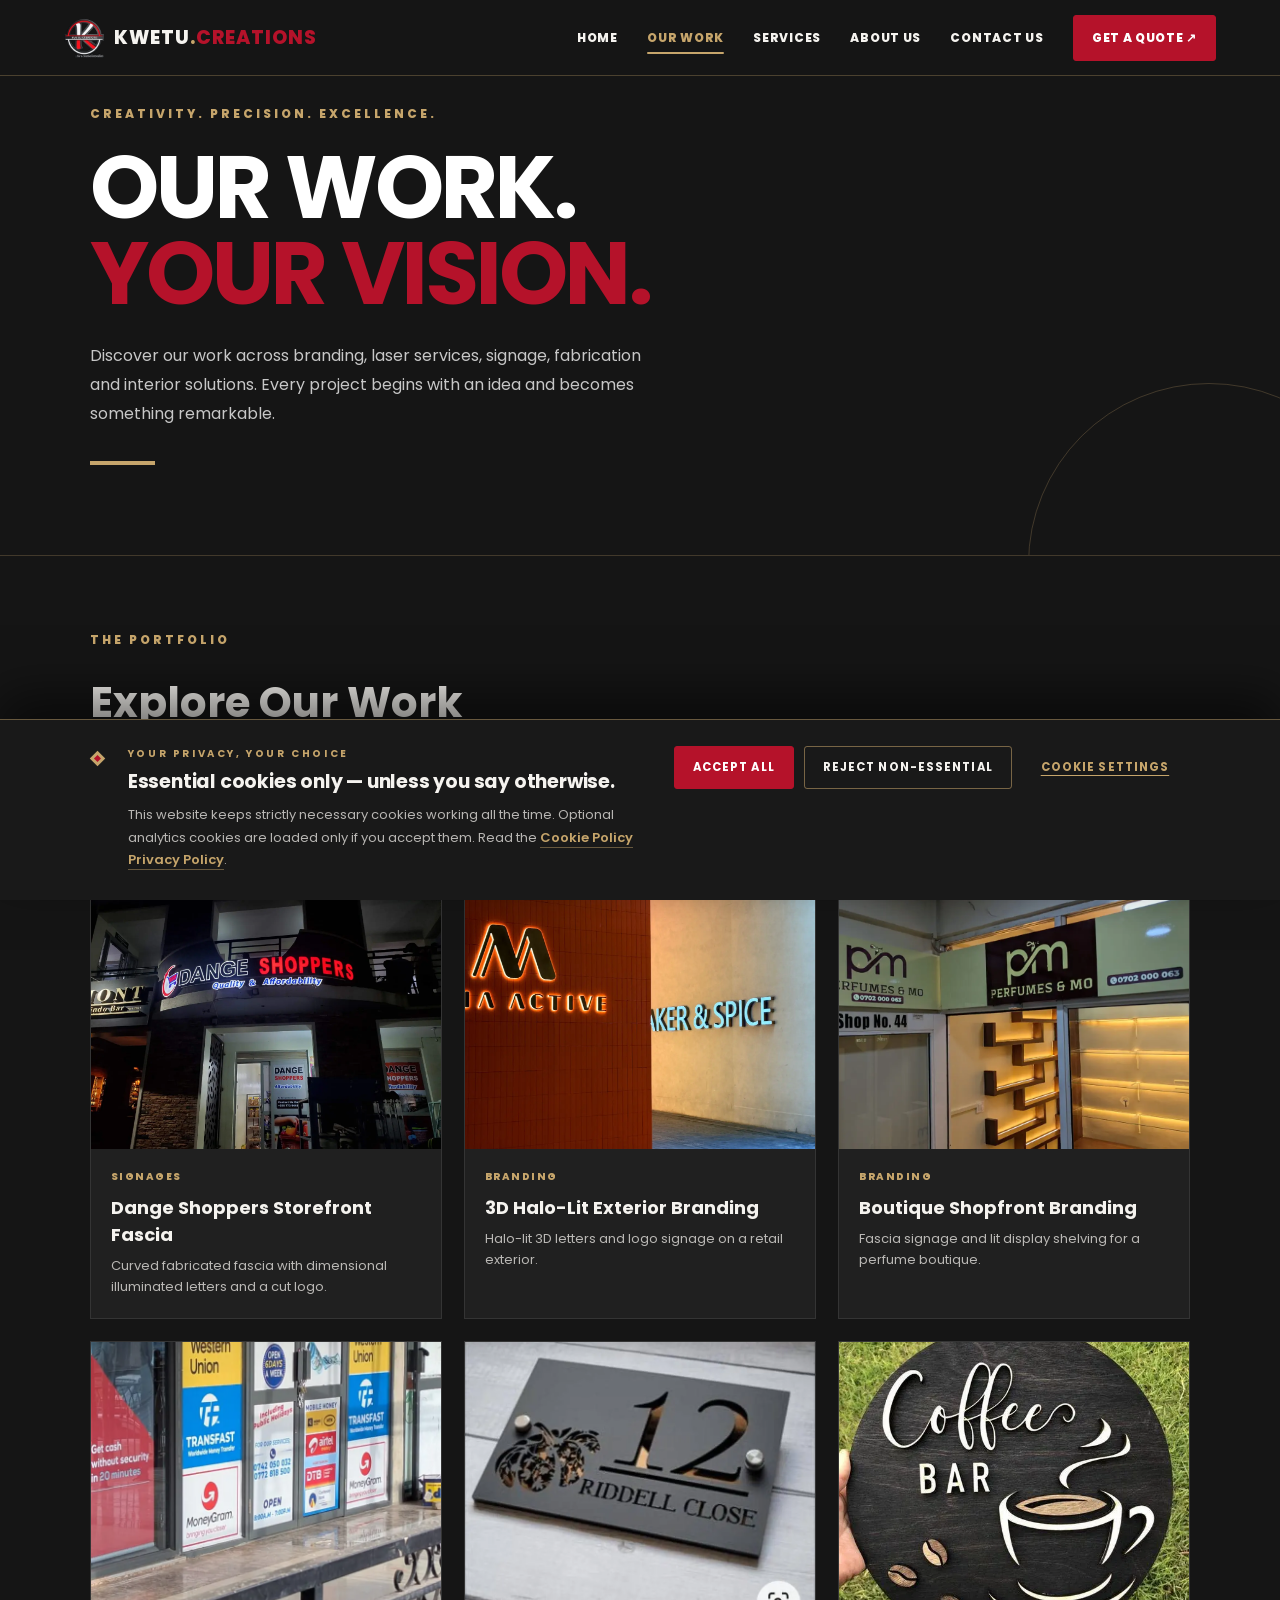
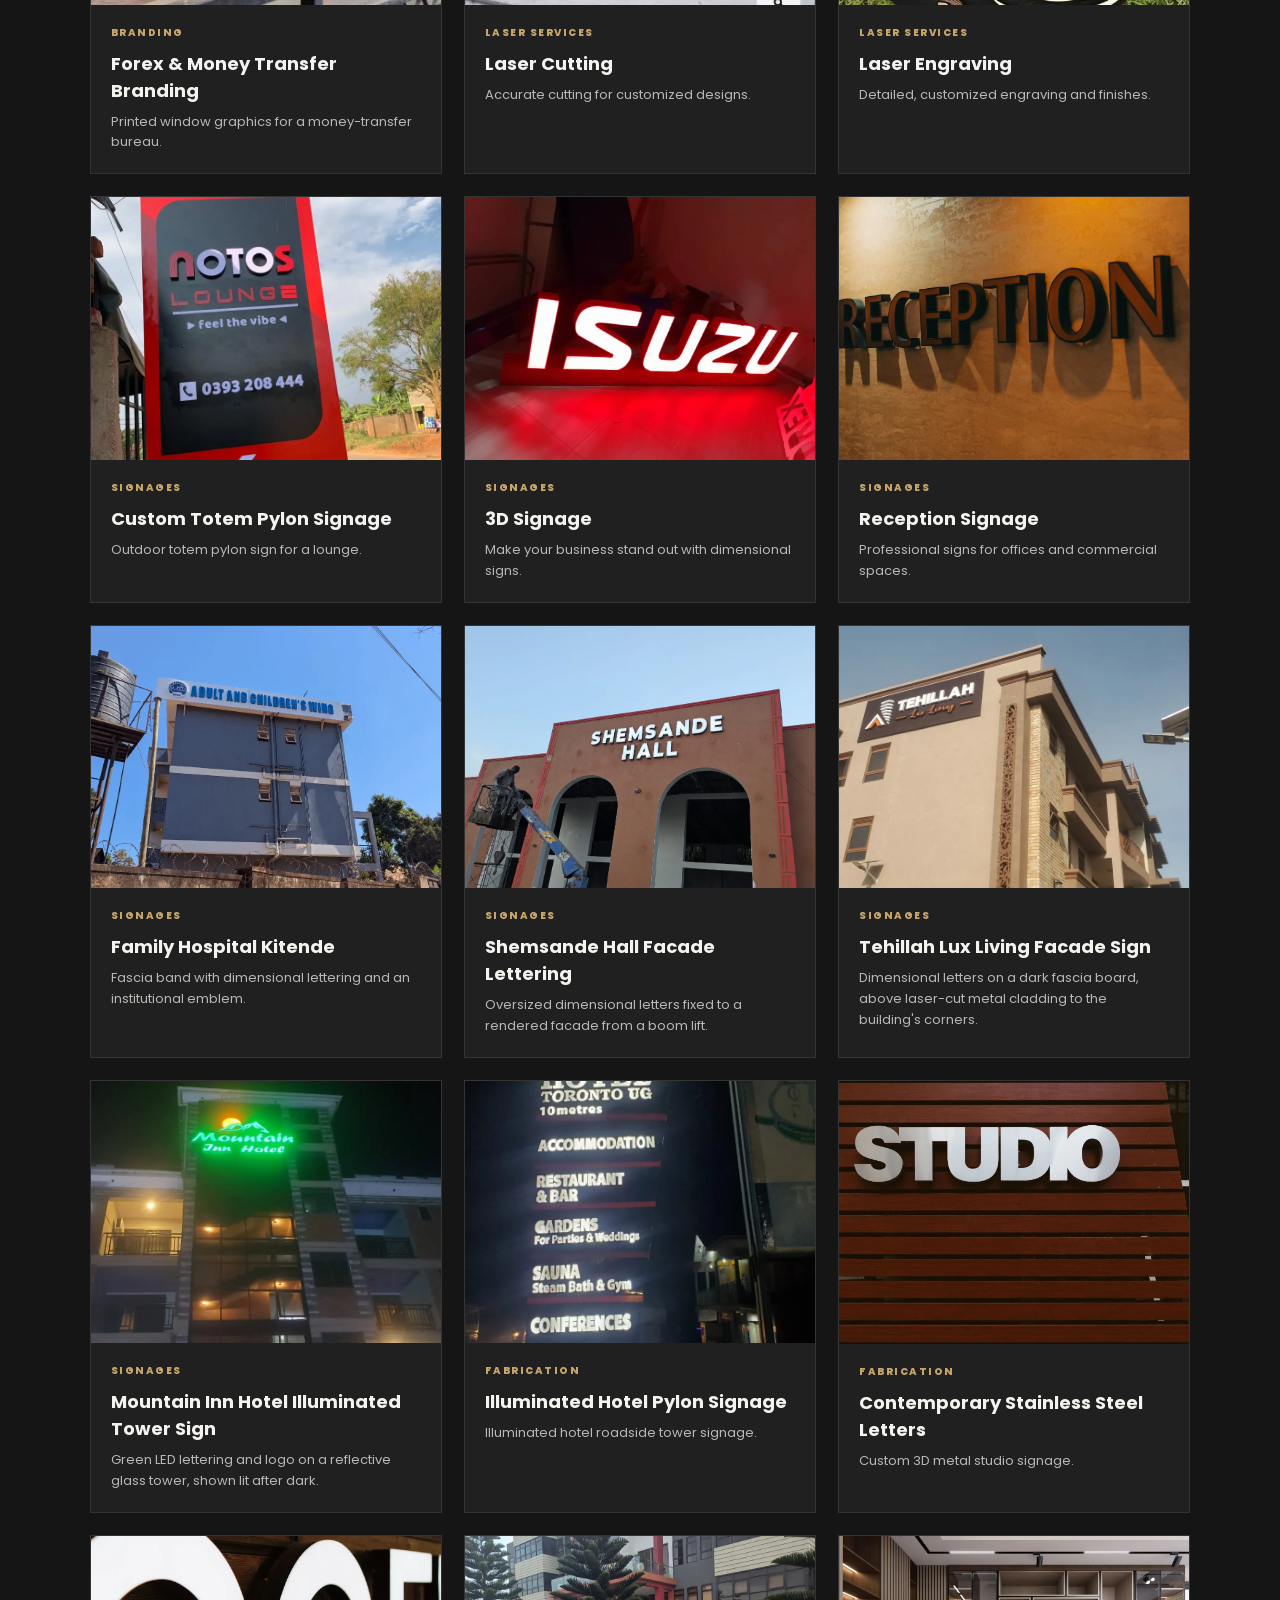
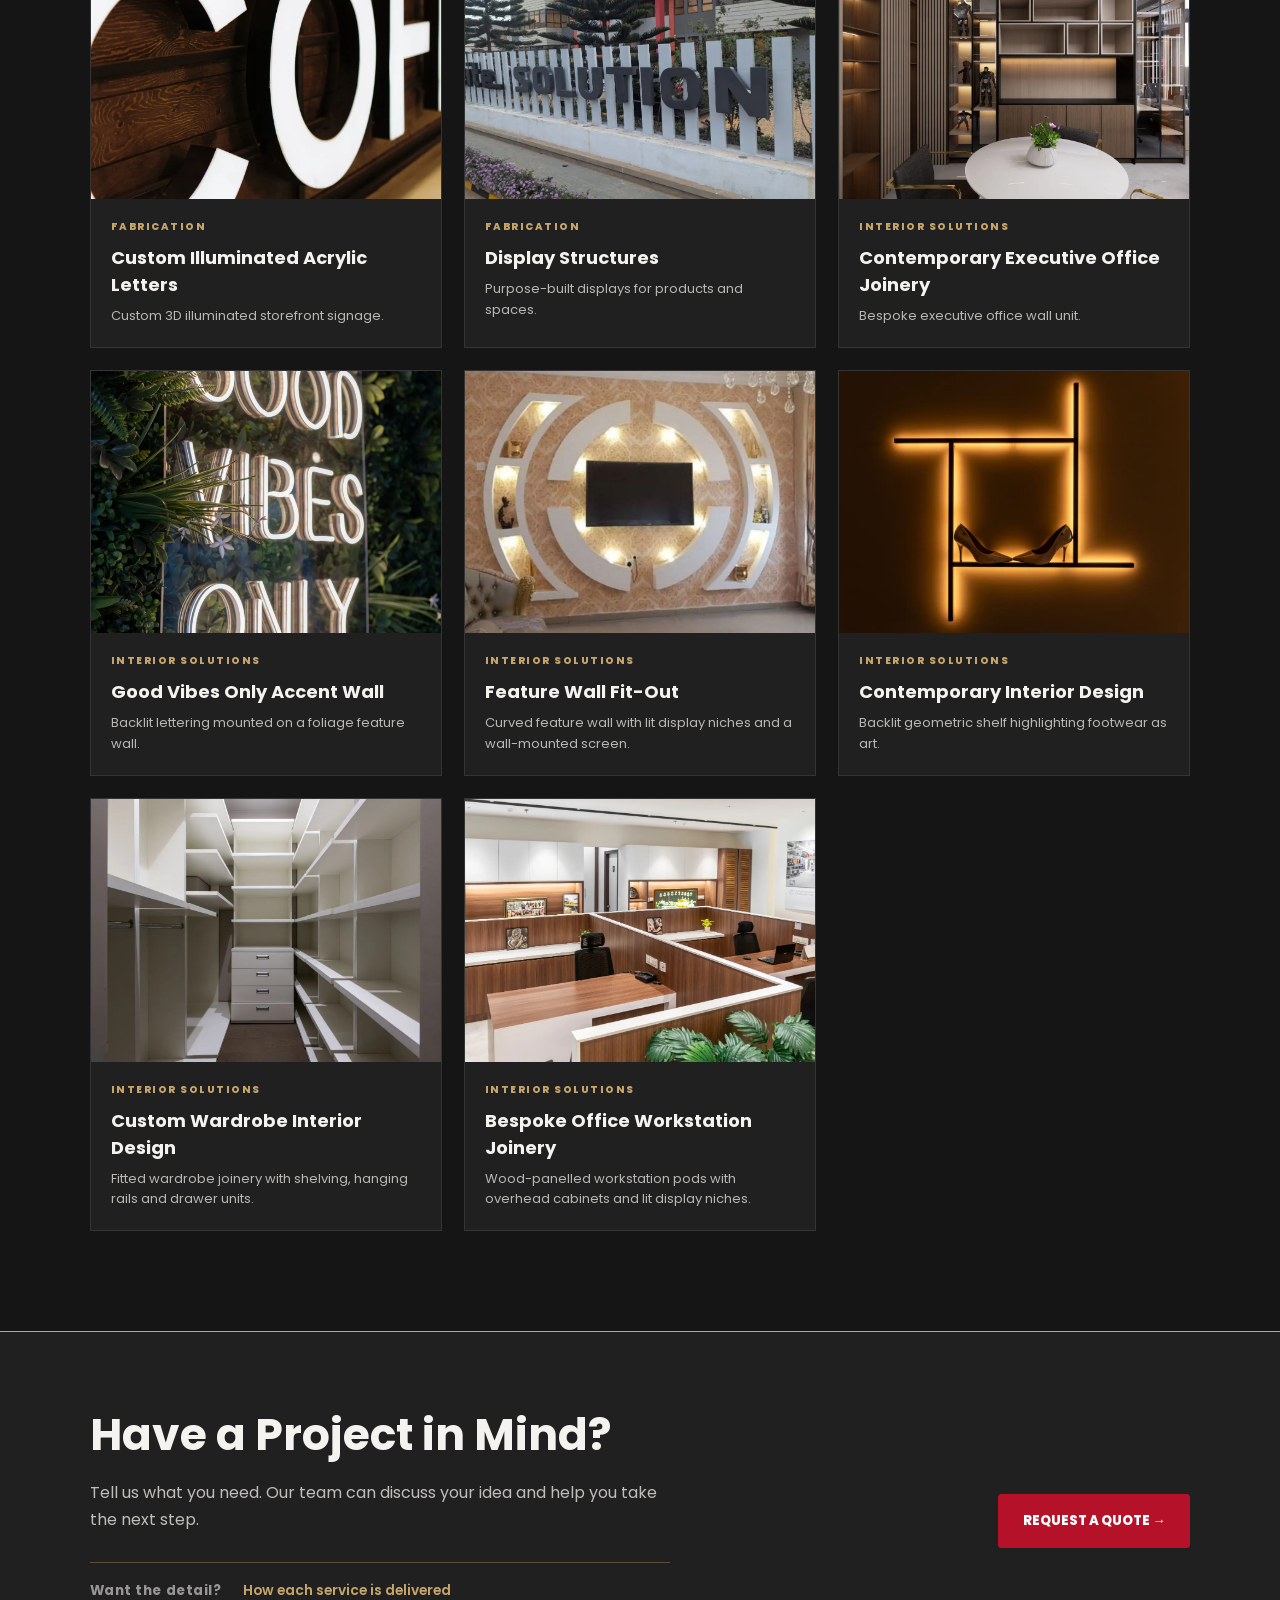
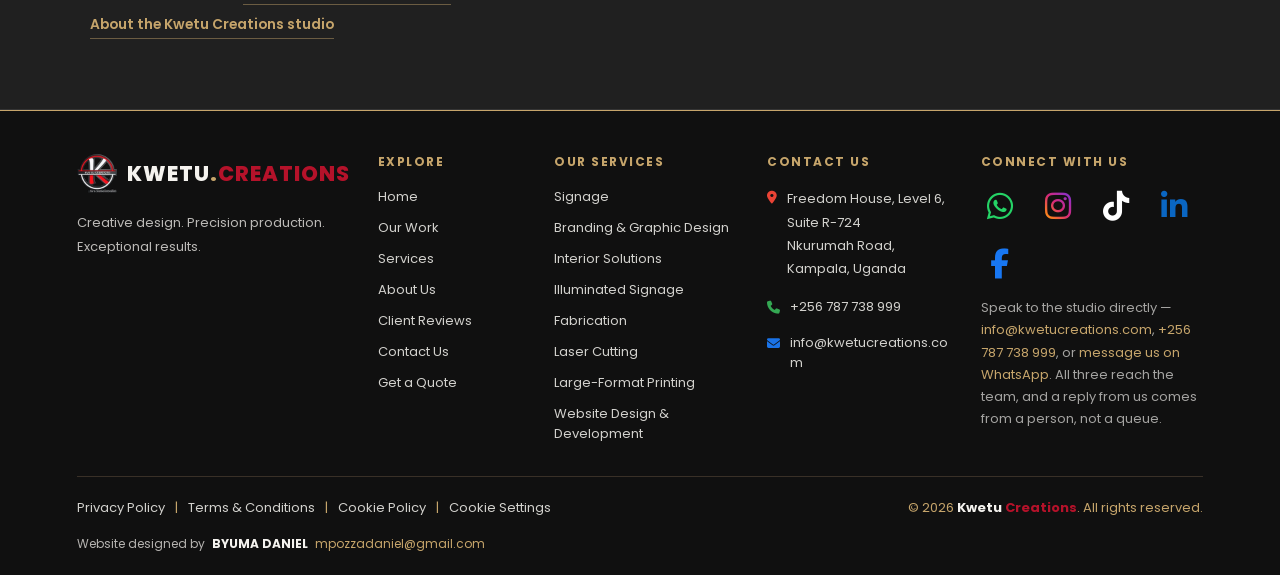
<file: portfolio.html>
<!DOCTYPE html>
<html lang="en">
<head>
    <meta charset="UTF-8">
    <meta name="viewport" content="width=device-width, initial-scale=1.0">
    <title>Our Work | Signage &amp; Interior Projects | Kwetu Creations</title>  <!-- SEO:BEGIN -->
  <meta name="description" content="Explore real Kwetu Creations projects: halo-lit and illuminated signage, totem pylons, shopfront branding, laser cutting, feature walls and office interiors.">
  <!-- SEO:DOMAIN: tools/set-domain.php inserts the canonical link, og:url and og:image here -->
  <meta property="og:type" content="website">
  <meta property="og:site_name" content="Kwetu Creations">
  <meta property="og:locale" content="en_UG">
  <meta property="og:title" content="Our Work | Signage &amp; Interior Projects | Kwetu Creations">
  <meta property="og:description" content="Explore real Kwetu Creations projects: halo-lit and illuminated signage, totem pylons, shopfront branding, laser cutting, feature walls and office interiors.">
  <meta name="twitter:card" content="summary">
  <meta name="twitter:title" content="Our Work | Signage &amp; Interior Projects | Kwetu Creations">
  <meta name="twitter:description" content="Explore real Kwetu Creations projects: halo-lit and illuminated signage, totem pylons, shopfront branding, laser cutting, feature walls and office interiors.">
  <link rel="icon" type="image/png" sizes="32x32" href="images/logo/favicon-32.png?v=4">
  <link rel="apple-touch-icon" href="images/logo/apple-touch-icon.png?v=3">
  <!-- SEO:END -->
        <link rel="preload" as="style"
        href="https://cdnjs.cloudflare.com/ajax/libs/font-awesome/6.7.2/css/all.min.css"
        onload="this.onload=null;this.rel='stylesheet'">
    <noscript>
        <link rel="stylesheet"
            href="https://cdnjs.cloudflare.com/ajax/libs/font-awesome/6.7.2/css/all.min.css">
    </noscript>

    <style>
        :root {
            --red: #B5122A;
            --dark-red: #8F0E21;
            --gold: #C6A56B;
            --white: #F5F3EF;
            --black: #151515;
            --soft-black: #202020;
        }

        * {
            margin: 0;
            padding: 0;
            box-sizing: border-box;
        }

        html {
            scroll-behavior: smooth;
        }

        body {
            font-family: Arial, Helvetica, sans-serif;
            background: var(--black);
            color: var(--white);
            overflow-x: hidden;
        }

        a {
            text-decoration: none;
            color: inherit;
        }

        button {
            font: inherit;
        }

        /* The navigation, its logo and the "Get a Quote" pill are styled by
           css/shared.css for every page, so this page adds no nav rules of
           its own — anything here used to override the shared mobile drawer. */

        /* HERO */
        .hero {
            padding: 105px 7% 90px;
            background: var(--black);
            color: white;
            position: relative;
            overflow: hidden;
        }

        .hero::after {
            content: "";
            position: absolute;
            width: 360px;
            height: 360px;
            border: 1px solid rgba(198, 165, 107, 0.25);
            border-radius: 50%;
            right: -110px;
            bottom: -190px;
            pointer-events: none;
        }

        .eyebrow {
            color: var(--gold);
            font-size: 12px;
            font-weight: 800;
            letter-spacing: 3px;
            text-transform: uppercase;
            margin-bottom: 22px;
        }

        .hero h1 {
            max-width: 850px;
            font-size: clamp(42px, 7vw, 88px);
            line-height: 0.98;
            letter-spacing: -3px;
            margin-bottom: 25px;
        }

        .hero h1 span {
            color: var(--red);
        }

        .hero p {
            max-width: 560px;
            color: #c7c7c7;
            font-size: 16px;
            line-height: 1.8;
        }

        .hero-line {
            width: 65px;
            height: 4px;
            background: var(--gold);
            margin-top: 32px;
        }

        /* PORTFOLIO SECTION */
        .portfolio {
            padding: 75px 7% 100px;
        }

        .section-heading {
            display: flex;
            justify-content: space-between;
            align-items: end;
            gap: 25px;
            margin-bottom: 35px;
        }

        .section-heading h2 {
            font-size: clamp(28px, 4vw, 42px);
            margin-bottom: 10px;
        }

        .section-heading p {
            color: #686868;
            line-height: 1.7;
            font-size: 14px;
        }

        .category-buttons {
            display: flex;
            flex-wrap: wrap;
            gap: 10px;
            margin-bottom: 35px;
        }

        .category-btn {
            border: 1px solid #d4d0c8;
            background: transparent;
            color: var(--black);
            padding: 13px 18px;
            border-radius: 3px;
            font-size: 13px;
            font-weight: 700;
            cursor: pointer;
            transition: 0.25s;
        }

        .category-btn:hover,
        .category-btn.active {
            background: var(--red);
            border-color: var(--red);
            color: white;
        }

        /* IMAGE GALLERY
           Editorial masonry: every photograph keeps its own proportions
           instead of being cropped to one tile size, and one full-width
           statement tile leads the page. */
        /* A grid, not a column flow: every tile in a row shares the row's
           height, so the tiles line up on the same level instead of
           staggering. The lead spans the full width above them. */
        .gallery {
            display: grid;
            grid-template-columns: repeat(3, minmax(0, 1fr));
            gap: 22px;
        }

        .project-card {
            display: flex;
            flex-direction: column;
            min-width: 0;
            margin: 0;
            background: white;
            border: 1px solid #e8e4dc;
            cursor: pointer;
            animation: appear 0.35s ease;
        }

        .project-card[hidden] {
            display: none;
        }

        .project-image {
            width: 100%;
            height: 100%;
            display: block;
            object-fit: cover;
            background: #dedbd4;
            transition: transform 0.4s;
        }

        /* One ratio for every tile is what lets the rows sit level; the
           photograph is cropped to fit rather than left at its own height. */
        .image-wrap {
            overflow: hidden;
            position: relative;
            aspect-ratio: 4 / 3;
            background: #dedbd4;
        }

        .image-wrap::after {
            content: "VIEW PROJECT +";
            position: absolute;
            inset: auto 0 0;
            padding: 18px;
            color: white;
            background: linear-gradient(transparent, rgba(0,0,0,0.8));
            font-size: 11px;
            font-weight: 800;
            letter-spacing: 1.5px;
            opacity: 0;
            transition: opacity 0.3s;
        }

        .project-card:hover .image-wrap::after {
            opacity: 1;
        }

        .project-card:hover .project-image {
            transform: scale(1.04);
        }

        /* Takes whatever height the row has left over so the cards in a row
           finish at exactly the same line. */
        .project-info {
            flex: 1 1 auto;
            padding: 20px;
        }

        .project-category {
            color: var(--red);
            font-size: 10px;
            font-weight: 800;
            letter-spacing: 1.5px;
            text-transform: uppercase;
            margin-bottom: 9px;
        }

        .project-info h3 {
            font-size: 18px;
            margin-bottom: 8px;
        }

        .project-info p {
            color: #777;
            font-size: 13px;
            line-height: 1.6;
        }

        .empty-message {
            display: none;
            color: #777;
            padding: 40px 0;
        }

        @keyframes appear {
            from {
                opacity: 0;
                transform: translateY(8px);
            }
            to {
                opacity: 1;
                transform: translateY(0);
            }
        }

        /* REQUEST A QUOTE */
        .cta {
            padding: 70px 7%;
            background: var(--red);
            color: white;
            display: flex;
            justify-content: space-between;
            align-items: center;
            gap: 30px;
        }

        .cta h2 {
            font-size: clamp(28px, 4vw, 44px);
            margin-bottom: 12px;
        }

        .cta p {
            max-width: 580px;
            color: #f8e9eb;
            line-height: 1.7;
        }

        .cta-button {
            display: inline-block;
            background: white;
            color: var(--black);
            padding: 16px 24px;
            border-radius: 3px;
            font-weight: 800;
            font-size: 13px;
            white-space: nowrap;
            transition: 0.25s;
        }

        .cta-button:hover {
            background: var(--gold);
        }

        /* IMAGE LIGHTBOX */
        .lightbox {
            display: none;
            position: fixed;
            inset: 0;
            z-index: 1000;
            background: rgba(0, 0, 0, 0.93);
            padding: 25px;
            align-items: center;
            justify-content: center;
        }

        .lightbox.open {
            display: flex;
        }

        .lightbox-content {
            width: min(900px, 100%);
            max-height: 90vh;
            text-align: center;
            position: relative;
        }

        .lightbox img {
            max-width: 100%;
            max-height: 72vh;
            object-fit: contain;
        }

        .lightbox h3 {
            color: white;
            margin-top: 15px;
            font-size: 20px;
        }

        .lightbox p {
            color: #ccc;
            margin-top: 8px;
            font-size: 14px;
        }

        .close-lightbox {
            position: absolute;
            top: -35px;
            right: 0;
            border: none;
            background: transparent;
            color: white;
            font-size: 32px;
            cursor: pointer;
            padding: 5px 10px;
        }

       

        /* TABLET */
        @media (max-width: 950px) {
            .hero,
            .portfolio,
            .cta {
                padding-left: 5%;
                padding-right: 5%;
            }

            .gallery {
                grid-template-columns: repeat(2, minmax(0, 1fr));
            }

            .section-heading {
                display: block;
            }

            .section-heading p {
                margin-top: 10px;
            }
        }

        /* MOBILE */
        @media (max-width: 600px) {
            .hero {
                padding-top: calc(var(--nav-h, 76px) + 30px);
                padding-bottom: 65px;
            }

            .hero h1 {
                letter-spacing: -1.5px;
            }

            .hero p {
                font-size: 14px;
            }

            .portfolio {
                padding-top: 55px;
                padding-bottom: 65px;
            }

            .category-buttons {
                gap: 8px;
            }

            .category-btn {
                padding: 11px 12px;
                font-size: 11px;
            }

            .gallery {
                grid-template-columns: minmax(0, 1fr);
                gap: 18px;
            }

            .cta {
                align-items: flex-start;
                flex-direction: column;
                padding-top: 55px;
                padding-bottom: 55px;
            }

           
        }

        /* Touch screens have no hover, so the "view project" cue stays on. */
        @media (hover: none) {
            .image-wrap::after {
                opacity: 0.75;
            }
        }

        @media (prefers-reduced-motion: reduce) {
            *,
            *::before,
            *::after {
                scroll-behavior: auto !important;
                animation-duration: 0.01ms !important;
                transition-duration: 0.01ms !important;
            }
        }
    </style>
    <link rel="preconnect" href="https://fonts.googleapis.com">
    <link rel="preconnect" href="https://fonts.gstatic.com" crossorigin>
    <link rel="stylesheet"
        href="https://fonts.googleapis.com/css2?family=Poppins:wght@400;500;600;700;800&display=swap">
    <link rel="stylesheet" href="css/shared.css">
    
<style>
    /* KWETU CREATIONS — OUR WORK THEME */

    body {
        background: #151515;
        color: #F5F3EF;
    }

    .portfolio {
        background: #151515;
        color: #F5F3EF;
    }

    .section-heading h2 {
        color: #F5F3EF;
    }

    .section-heading p {
        color: rgba(245, 243, 239, 0.70);
    }

    .project-card {
        background: #202020;
        border: 1px solid #343434;
        color: #F5F3EF;
        transition: border-color 0.3s, transform 0.3s;
    }

    .project-card:hover {
        border-color: #C6A56B;
        transform: translateY(-4px);
    }

    .project-info h3 {
        color: #F5F3EF;
    }

    .project-info p {
        color: rgba(245, 243, 239, 0.72);
    }

    .project-category {
        color: #C6A56B;
    }

    .category-btn {
        background: #202020;
        color: #F5F3EF;
        border-color: #444444;
    }

    .category-btn:hover,
    .category-btn.active {
        background: #B5122A;
        border-color: #B5122A;
        color: #FFFFFF;
    }

    .empty-message {
        color: rgba(245, 243, 239, 0.7);
    }

    .cta {
        background: #202020;
        color: #F5F3EF;
        border-top: 1px solid #C6A56B;
        border-bottom: 1px solid #343434;
    }

    .cta h2 {
        color: #F5F3EF;
    }

    .cta p {
        color: rgba(245, 243, 239, 0.75);
    }

    .cta-button {
        background: #B5122A;
        color: #FFFFFF;
        border: 1px solid #B5122A;
        transition: background 0.3s, border-color 0.3s;
    }

    .cta-button:hover {
        background: #8F0E21;
        border-color: #C6A56B;
        color: #FFFFFF;
    }

    .image-wrap,
    .project-image {
        background: #202020;
    }

    .hero {
        border-bottom: 1px solid rgba(198, 165, 107, 0.25);
    }

    .project-card:focus-visible {
        outline: 2px solid #C6A56B;
        outline-offset: 3px;
    }

    .lightbox-nav {
        position: absolute;
        top: 42%;
        width: 44px;
        height: 44px;
        border: 1px solid rgba(198, 165, 107, 0.55);
        border-radius: 50%;
        background: rgba(32, 32, 32, 0.85);
        color: #F5F3EF;
        font-size: 26px;
        line-height: 1;
        cursor: pointer;
    }

    .lightbox-nav:hover {
        background: #B5122A;
        border-color: #C6A56B;
    }

    .lightbox-nav:focus-visible {
        outline: 2px solid #C6A56B;
        outline-offset: 3px;
    }

    .lightbox-prev {
        left: -58px;
    }

    .lightbox-next {
        right: -58px;
    }

    .lightbox-count {
        color: #C6A56B;
        font-size: 12px;
        letter-spacing: 1.4px;
        text-transform: uppercase;
    }

    @media (max-width: 1020px) {
        .lightbox-prev {
            left: 4px;
        }

        .lightbox-next {
            right: 4px;
        }
    }

    @media (max-width: 600px) {
        .project-card:hover {
            transform: none;
        }
    }
</style>

</head>

<body>

    <!-- NAVIGATION -->
    <div id="site-header">
  <!-- KWETU:CHROME:SITE-HEADER:BEGIN -->
  <header class="navbar">
      <a href="./" class="logo">
          <img class="logo-mark" src="images/logo/mark.webp?v=3" alt="" width="120" height="120">
          <span class="logo-kwetu">KWETU</span><span class="logo-dot">.</span>
          <span class="logo-creations">CREATIONS</span>
      </a>
  
      <button
          class="menu-toggle"
          id="menu-toggle"
          type="button"
          aria-label="Open navigation menu"
          aria-controls="main-navigation"
          aria-expanded="false">
          <span></span>
          <span></span>
          <span></span>
      </button>
  
      <nav class="nav-links" id="main-navigation" aria-label="Main navigation">
          <a href="./" data-page="index3.html">Home</a>
          <a href="portfolio.html" data-page="portfolio.html">Our Work</a>
          <a href="services.html" data-page="services.html">Services</a>
          <a href="about.html" data-page="about.html">About Us</a>
         <a href="contact.html" data-page="contact.html">Contact Us</a>
          <a href="quote-request.html" class="nav-quote" data-page="quote-request.html">Get a Quote ↗</a>
          
      </nav>
  </header>
  <!-- KWETU:CHROME:SITE-HEADER:END -->
</div>


    <!-- HERO -->
    <section class="hero">
        <div class="eyebrow">Creativity. Precision. Excellence.</div>

        <h1>OUR WORK.<br><span>YOUR VISION.</span></h1>

        <p>
            Discover our work across branding, laser services, signage,
            fabrication and interior solutions. Every project begins with
            an idea and becomes something remarkable.
        </p>

        <div class="hero-line"></div>
    </section>

    <!-- PORTFOLIO -->
    <main class="portfolio" id="our-projects">

        <div class="section-heading">
            <div>
                <div class="eyebrow">The Portfolio</div>
                <h2>Explore Our Work</h2>
                <p>Select a category to explore the projects and services.</p>
            </div>
        </div>

        <!-- CATEGORY BUTTONS -->
        <div class="category-buttons" aria-label="Filter projects">
            <button class="category-btn active" data-filter="all" aria-pressed="true">
                All Projects
            </button>

            <button class="category-btn" data-filter="branding" aria-pressed="false">
                Branding
            </button>

            <button class="category-btn" data-filter="laser" aria-pressed="false">
                Laser Services
            </button>

            <button class="category-btn" data-filter="signages" aria-pressed="false">
                Signages
            </button>

            <button class="category-btn" data-filter="fabrication" aria-pressed="false">
                Fabrication
            </button>

            <button class="category-btn" data-filter="interiors" aria-pressed="false">
                Interior Solutions
            </button>
        </div>

        <p class="form-status" id="filter-status" role="status" aria-live="polite" hidden></p>

        <p class="form-status" id="gallery-status" role="alert" aria-live="assertive" hidden></p>

        <!-- IMAGE GALLERY --> 
        <div class="gallery" id="gallery">

            <article class="project-card" tabindex="0"
                data-category="signages"
                data-title="Dange Shoppers Storefront Fascia"
                data-description="Curved fabricated fascia with dimensional illuminated letters and a cut logo.">
                <div class="image-wrap">
                    <img decoding="async" height="960" width="1280" class="project-image"
                        src="images/webp/sho.webp"
                        alt="Curved grey and cream fascia carrying dimensional letters spelling DANGE SHOPPERS beside a red and blue shopping-cart logo, mounted on a stone-clad retail front"
                        loading="eager">
                </div>
                <div class="project-info">
                    <div class="project-category">Signages</div>
                    <h3>Dange Shoppers Storefront Fascia</h3>
                    <p>Curved fabricated fascia with dimensional illuminated letters and a cut logo.</p>
                </div>
            </article>

            <!-- BRANDING --> 
             
             <article class="project-card" tabindex="0" data-category="branding"
                data-title="3D Halo-Lit Exterior Branding"
                data-description="Halo-lit 3D letters and logo signage on a retail exterior.">
                <div class="image-wrap">
                    <img decoding="async" height="1707" width="1280" class="project-image"
                        src="images/webp/branding/spice.webp"
                        alt="Backlit 3D logo and letters glowing on a terracotta tiled wall at dusk, beside silver channel letters on a rendered wall"
                        loading="lazy">
                </div>
                <div class="project-info">
                    <div class="project-category">Branding</div>
                    <h3>3D Halo-Lit Exterior Branding</h3>
                    <p>Halo-lit 3D letters and logo signage on a retail exterior.</p>
                </div>
            </article>
            <article class="project-card" tabindex="0" data-category="branding"
                data-title="Boutique Shopfront Branding"
                data-description="Fascia signage and lit display shelving for a perfume boutique.">
                <div class="image-wrap">
                    <img decoding="async" height="720" width="1280" class="project-image"
                        src="images/webp/branding/pmmo.webp"
                        alt="Green and black Perfumes and Mo fascia above a shopfront, with LED-lit display shelves behind the glass"
                        loading="lazy">
                </div>
                <div class="project-info">
                    <div class="project-category">Branding</div>
                    <h3>Boutique Shopfront Branding</h3>
                    <p>Fascia signage and lit display shelving for a perfume boutique.</p>
                </div>
            </article>

            <article class="project-card" tabindex="0" data-category="branding"
                data-title="Forex & Money Transfer Branding"
                data-description="Printed window graphics for a money-transfer bureau.">
                <div class="image-wrap">
                    <img decoding="async" height="1280" width="720" class="project-image"
                        src="images/webp/branding/nio.webp"
                        alt="Bureau windows covered with Western Union, Transfast and MoneyGram vinyl decals, service lists and contact numbers"
                        loading="lazy">
                </div>
                <div class="project-info">
                    <div class="project-category">Branding</div>
                    <h3>Forex & Money Transfer Branding</h3>
                    <p>Printed window graphics for a money-transfer bureau.</p>
                </div>
            </article>

            <!-- LASER SERVICES -->
            <article class="project-card" tabindex="0" data-category="laser"
                data-title="Laser Cutting"
                data-description="Precision cutting for custom projects.">
                <div class="image-wrap">
                    <img decoding="async" height="701" width="720" class="project-image"
                        src="images/webp/eng.webp"
                        alt="Laser-cut black metal address plaque reading 12 Riddell Close with a cut-out leaf motif, mounted on white timber"
                        loading="lazy">
                </div>
                <div class="project-info">
                    <div class="project-category">Laser Services</div>
                    <h3>Laser Cutting</h3>
                    <p>Accurate cutting for customized designs.</p>
                </div>
            </article>

            <article class="project-card" tabindex="0" data-category="laser"
                data-title="Laser Engraving"
                data-description="Detailed engraving on suitable materials.">
                <div class="image-wrap">
                    <img decoding="async" height="752" width="564" class="project-image"
                        src="images/webp/bar.webp"
                        alt="Round black laser-cut Coffee Bar plaque with a cut-out cup, saucer and beans, held against a lawn"
                        loading="lazy">
                </div>
                <div class="project-info">
                    <div class="project-category">Laser Services</div>
                    <h3>Laser Engraving</h3>
                    <p>Detailed, customized engraving and finishes.</p>
                </div>
            </article>

            <!-- SIGNAGES -->
             <article class="project-card" tabindex="0" data-category="signages"
                data-title="Custom Totem Pylon Signage"
                data-description="Outdoor totem pylon sign for a lounge.">
                <div class="image-wrap">
                    <img decoding="async" height="1024" width="768" class="project-image"
                        src="images/webp/signages/vibe.webp"
                        alt="Red roadside totem pylon sign reading Notos Lounge with 3D lettering, a phone number and a directional arrow"
                        loading="lazy">
                </div>
                <div class="project-info">
                    <div class="project-category">Signages</div>
                    <h3>Custom Totem Pylon Signage</h3>
                    <p>Outdoor totem pylon sign for a lounge.</p>
                </div>
            </article>
            <article class="project-card" tabindex="0" data-category="signages"
                data-title="3D Signage"
                data-description="Three-dimensional business signage.">
                <div class="image-wrap">
                    <img decoding="async" height="765" width="1020" class="project-image"
                        src="images/webp/signages/signage-1.webp"
                        alt="Red-fronted illuminated 3D channel letters spelling Isuzu resting on a workshop floor before installation"
                        loading="lazy">
                </div>
                <div class="project-info">
                    <div class="project-category">Signages</div>
                    <h3>3D Signage</h3>
                    <p>Make your business stand out with dimensional signs.</p>
                </div>
            </article>

            <article class="project-card" tabindex="0" data-category="signages"
                data-title="Reception Signage"
                data-description="Signage for professional reception spaces.">
                <div class="image-wrap">
                    <img decoding="async" height="853" width="1280" class="project-image"
                        src="images/webp/signages/signage-2.webp"
                        alt="Dark 3D RECEPTION letters fixed to a textured wall and thrown into relief by warm uplighting"
                        loading="lazy">
                </div>
                <div class="project-info">
                    <div class="project-category">Signages</div>
                    <h3>Reception Signage</h3>
                    <p>Professional signs for offices and commercial spaces.</p>
                </div> 
            </article>

            <article class="project-card" tabindex="0" data-category="signages"
                data-title=" Family Hospital Kitende"
                data-description="Fascia band with dimensional lettering and an institutional emblem.">
                <div class="image-wrap">
                    <img decoding="async" height="720" width="1280" class="project-image"
                        src="images/webp/adt.webp"
                        alt="White fascia band carrying blue dimensional letters reading ADULT AND CHILDREN'S WING beside a circular hospital emblem, fixed along the top of a grey building against a clear sky"
                        loading="lazy">
                </div>
                <div class="project-info">
                    <div class="project-category">Signages</div>
                    <h3>Family Hospital Kitende</h3>
                    <p>Fascia band with dimensional lettering and an institutional emblem.</p>
                </div>
            </article>

            <article class="project-card" tabindex="0" data-category="signages"
                data-title="Shemsande Hall Facade Lettering"
                data-description="Oversized dimensional letters fixed to a rendered facade from a boom lift.">
                <div class="image-wrap">
                    <img decoding="async" height="720" width="1280" class="project-image"
                        src="images/webp/hall.webp"
                        alt="White dimensional capital letters reading SHEMSANDE HALL mounted on a terracotta rendered facade above arched openings, with a technician in an articulated boom lift working beside the sign"
                        loading="lazy">
                </div>
                <div class="project-info">
                    <div class="project-category">Signages</div>
                    <h3>Shemsande Hall Facade Lettering</h3>
                    <p>Oversized dimensional letters fixed to a rendered facade from a boom lift.</p>
                </div>
            </article>

            <article class="project-card" tabindex="0" data-category="signages"
                data-title="Tehillah Lux Living Facade Sign"
                data-description="Dimensional letters on a dark fascia board, above laser-cut metal cladding to the building's corners.">
                <div class="image-wrap">
                    <img decoding="async" height="606" width="1280" class="project-image"
                        src="images/webp/teha.webp"
                        alt="Dark fascia sign carrying white dimensional letters reading TEHILLAH with Lux Living in orange script below it, fixed high on a cream rendered apartment block whose corners are clad in laser-cut decorative metal panels"
                        loading="lazy">
                </div>
                <div class="project-info">
                    <div class="project-category">Signages</div>
                    <h3>Tehillah Lux Living Facade Sign</h3>
                    <p>Dimensional letters on a dark fascia board, above laser-cut metal cladding to the building's corners.</p>
                </div>
            </article>

            <article class="project-card" tabindex="0" data-category="signages"
                data-title="Mountain Inn Hotel Illuminated Tower Sign"
                data-description="Green LED lettering and logo on a reflective glass tower, shown lit after dark.">
                <div class="image-wrap">
                    <img decoding="async" height="606" width="1280" class="project-image"
                        src="images/webp/mout.webp"
                        alt="Green illuminated sign reading Mountain Inn Hotel beneath a mountain and rising sun logo, mounted on a reflective glass tower at night with lit balconies on either side"
                        loading="lazy">
                </div>
                <div class="project-info">
                    <div class="project-category">Signages</div>
                    <h3>Mountain Inn Hotel Illuminated Tower Sign</h3>
                    <p>Green LED lettering and logo on a reflective glass tower, shown lit after dark.</p>
                </div>
            </article>

            <!-- FABRICATION -->
             <article class="project-card" tabindex="0" data-category="fabrication"
                data-title="Illuminated Hotel Pylon Signage"
                data-description="Illuminated hotel roadside tower signage.">
                <div class="image-wrap">
                    <img decoding="async" height="1008" width="756" class="project-image" 
                        src="images/webp/fabrication/mer.webp"
                        alt="Illuminated roadside pylon sign at night for Hotel Toronto Ug, listing accommodation, restaurant, gardens, sauna and conferences"
                        loading="lazy">
                </div>
                <div class="project-info">
                    <div class="project-category">Fabrication</div>
                    <h3>Illuminated Hotel Pylon Signage</h3>
                    <p>Illuminated hotel roadside tower signage.</p>
                </div>
            </article>
             <article class="project-card" tabindex="0" data-category="fabrication"
                data-title="Contemporary Stainless Steel Letters"
                data-description="Custom 3D metal studio signage.">
                <div class="image-wrap">
                    <img decoding="async" height="1737" width="1280" class="project-image" 
                        src="images/webp/fabrication/studio.webp"
                        alt="Brushed silver 3D STUDIO letters mounted on horizontal timber slats"
                        loading="lazy">
                </div>
                <div class="project-info">
                    <div class="project-category">Fabrication</div>
                    <h3>Contemporary Stainless Steel Letters</h3>
                    <p>Custom 3D metal studio signage.</p>
                </div>
            </article>
            <article class="project-card" tabindex="0" data-category="fabrication"
                data-title="Custom Illuminated Acrylic Letters"
                data-description="Custom 3D illuminated storefront signage.">
                <div class="image-wrap">
                    <img decoding="async" height="853" width="1280" class="project-image"
                        src="images/webp/fabrication/coff.webp"
                        alt="Close-up of white illuminated 3D letters fixed to a dark timber-clad wall"
                        loading="lazy">
                </div>
                <div class="project-info">
                    <div class="project-category">Fabrication</div>
                    <h3>Custom Illuminated Acrylic Letters</h3>
                    <p>Custom 3D illuminated storefront signage.</p>
                </div>
            </article>

            <article class="project-card" tabindex="0" data-category="fabrication"
                data-title="Display Structures"
                data-description="Custom structures for displays and exhibitions.">
                <div class="image-wrap">
                    <img decoding="async" height="720" width="1280" class="project-image"
                        src="images/webp/melt.webp"
                        alt="Grey 3D Exquisite Solution letters mounted between the fins of a white boundary fence in front of an office block"
                        loading="lazy">
                </div>
                <div class="project-info">
                    <div class="project-category">Fabrication</div>
                    <h3>Display Structures</h3>
                    <p>Purpose-built displays for products and spaces.</p>
                </div>
            </article>

            <!-- INTERIOR SOLUTIONS -->
             <article class="project-card" tabindex="0" data-category="interiors"
                data-title="Contemporary Executive Office Joinery"
                data-description="Bespoke executive office wall unit.">  
                <div class="image-wrap">
                    <img decoding="async" height="873" width="1280" class="project-image"
                        src="images/webp/interiors/interior4.webp"
                        alt="Timber office wall unit with open shelving, glass display cabinets and integrated lighting above a round table"
                        loading="lazy">
                </div>
                <div class="project-info"> 
                    <div class="project-category">Interior Solutions</div>
                    <h3>Contemporary Executive Office Joinery</h3>
                    <p>Bespoke executive office wall unit.</p>
                </div>
            </article>
             <article class="project-card" tabindex="0" data-category="interiors"
                data-title="Good Vibes Only Accent Wall"
                data-description="Backlit lettering mounted on a foliage feature wall.">  
                <div class="image-wrap">
                    <img decoding="async" height="1920" width="1280" class="project-image"
                        src="images/webp/interiors/good.webp"
                        alt="Backlit acrylic panel reading Good Vibes Only mounted on a preserved-foliage green wall"
                        loading="lazy">
                </div>
                <div class="project-info">
                    <div class="project-category">Interior Solutions</div>
                    <h3>Good Vibes Only Accent Wall</h3>
                    <p>Backlit lettering mounted on a foliage feature wall.</p>
                </div>
            </article>

            <article class="project-card" tabindex="0" data-category="interiors"
                data-title="Feature Wall Fit-Out"
                data-description="Curved feature wall with lit display niches and a wall-mounted screen.">
                <div class="image-wrap">
                    <img decoding="async" height="888" width="1080" class="project-image"
                        src="images/webp/tv.webp"
                        alt="Curved white feature wall with illuminated display niches and a wall-mounted flat-screen television"
                        loading="lazy">
                </div>
                <div class="project-info">
                    <div class="project-category">Interior Solutions</div>
                    <h3>Feature Wall Fit-Out</h3>
                    <p>Curved feature wall with lit display niches and a wall-mounted screen.</p>
                </div>
            </article>

                <article class="project-card" tabindex="0" data-category="interiors"
                data-title="Contemporary Interior Design"
                data-description="Backlit geometric shelf highlighting footwear as art.">
                <div class="image-wrap">
                    <img decoding="async" height="854" width="1280" class="project-image"
                        src="images/webp/interiors/shoe.webp"
                        alt="Pair of beige high-heel shoes displayed on a black wall shelf outlined with warm LED strip lighting"
                        loading="lazy">
                </div>
                <div class="project-info">
                    <div class="project-category">Interior Solutions</div>
                    <h3>Contemporary Interior Design</h3>
                    <p>Backlit geometric shelf highlighting footwear as art.</p>
                </div>
            </article>

            <article class="project-card" tabindex="0" data-category="interiors"
                data-title="Custom Wardrobe Interior Design"
                data-description="Fitted wardrobe joinery with shelving, hanging rails and drawer units."> 
                <div class="image-wrap">
                    <img decoding="async" height="854" width="1280" class="project-image"
                        src="images/webp/interiors/interior-2.webp"
                        alt="Fitted walk-in wardrobe with white shelving on both walls, a hanging rail and a central drawer unit"
                        loading="lazy">
                </div>
                <div class="project-info">
                    <div class="project-category">Interior Solutions</div>
                    <h3>Custom Wardrobe Interior Design</h3>
                    <p>Fitted wardrobe joinery with shelving, hanging rails and drawer units.</p>
                </div>
            </article>

            <article class="project-card" tabindex="0" data-category="interiors"
                data-title="Bespoke Office Workstation Joinery"
                data-description="Wood-panelled workstation pods with overhead cabinets and lit display niches.">
                <div class="image-wrap">
                    <img decoding="async" height="853" width="1280" class="project-image"
                        src="images/webp/interiors/interior-1.webp"
                        alt="Open-plan office fitted with wood-panelled workstation pods and white desk tops, beneath cream overhead cabinets and display niches lit with warm strip lighting"
                        loading="lazy">
                </div>
                <div class="project-info">
                    <div class="project-category">Interior Solutions</div>
                    <h3>Bespoke Office Workstation Joinery</h3>
                    <p>Wood-panelled workstation pods with overhead cabinets and lit display niches.</p>
                </div>
            </article>

        </div>

        <p class="empty-message" id="empty-message">
            No projects are available in this category yet.
        </p>
    </main>

    <!-- CALL TO ACTION -->
    <section class="cta">
        <div>
            <h2>Have a Project in Mind?</h2>
            <p>
                Tell us what you need. Our team can discuss your idea
                and help you take the next step.
            </p>

        <p class="related-links">
            <span>Want the detail?</span>
            <a href="services.html">How each service is delivered</a>
            <a href="about.html">About the Kwetu Creations studio</a>
        </p>
        </div>

        <a href="quote-request.html" class="cta-button">
            REQUEST A QUOTE &rarr;
        </a>
    </section>

    <!-- IMAGE ENLARGEMENT POPUP -->
    <div class="lightbox" id="lightbox" role="dialog"
        aria-modal="true" aria-label="Project image preview">

        <div class="lightbox-content">
            <button class="close-lightbox" id="close-lightbox"
                aria-label="Close image preview">&times;</button>

            <button class="lightbox-nav lightbox-prev" id="lightbox-prev"
                aria-label="Show the previous project">&#8249;</button>

            <img id="lightbox-image" alt="">

            <button class="lightbox-nav lightbox-next" id="lightbox-next"
                aria-label="Show the next project">&#8250;</button>

            <h3 id="lightbox-title"></h3>
            <p id="lightbox-description"></p>
            <p class="lightbox-count" id="lightbox-count"></p>
        </div>
    </div>

    <!-- FOOTER -->
    

    <script>
        const categoryButtons = document.querySelectorAll(".category-btn");
        const projectCards = document.querySelectorAll(".project-card");
        const emptyMessage = document.getElementById("empty-message");
        const filterStatus = document.getElementById("filter-status");
        const galleryStatus = document.getElementById("gallery-status");

        let shown = Array.from(projectCards);

        function announce(element, message) {
            element.hidden = false;
            element.textContent = message;
        }

        // CATEGORY FILTER
        categoryButtons.forEach(button => {
            button.addEventListener("click", () => {
                const selected = button.dataset.filter;

                categoryButtons.forEach(item => {
                    const isActive = item === button;
                    item.classList.toggle("active", isActive);
                    item.setAttribute("aria-pressed", String(isActive));
                });

                shown = Array.from(projectCards).filter(card =>
                    selected === "all" || card.dataset.category === selected);

                projectCards.forEach(card => {
                    card.hidden = shown.indexOf(card) === -1;
                });

                emptyMessage.style.display = shown.length ? "none" : "block";

                const label = button.textContent.trim();

                announce(filterStatus, shown.length
                    ? (selected === "all"
                        ? `Showing all ${shown.length} projects.`
                        : `Showing ${shown.length} of ${projectCards.length} projects in ${label}.`)
                    : `No projects are listed under ${label} yet.`);
            });
        });

        // IMAGE PREVIEW
        const lightbox = document.getElementById("lightbox");
        const lightboxImage = document.getElementById("lightbox-image");
        const lightboxTitle = document.getElementById("lightbox-title");
        const lightboxDescription = document.getElementById("lightbox-description");
        const lightboxCount = document.getElementById("lightbox-count");
        const closeLightbox = document.getElementById("close-lightbox");
        const previousButton = document.getElementById("lightbox-prev");
        const nextButton = document.getElementById("lightbox-next");

        let previousFocus = null;
        let position = -1;

        function display(index) {
            const card = shown[index];
            const image = card.querySelector(".project-image");

            // The preview loads its own copy: a card below the fold is still
            // lazy, and that must never stop the gallery from opening.
            lightboxImage.alt = image.alt;
            lightboxTitle.textContent = card.dataset.title;
            lightboxDescription.textContent = card.dataset.description;
            lightboxCount.textContent = (index + 1) + " of " + shown.length;
            lightboxImage.src = image.src;
            position = index;
        }

        lightboxImage.addEventListener("load", () => {
            galleryStatus.hidden = true;
        });

        lightboxImage.addEventListener("error", () => {
            // No source means the closed gallery, not a failed photograph.
            if (!lightboxImage.getAttribute("src")) return;

            announce(galleryStatus,
                "This project image could not be loaded. The other projects are still available.");
        });

        function open(index) {
            display(index);

            previousFocus = document.activeElement;
            lightbox.classList.add("open");
            document.body.style.overflow = "hidden";
            closeLightbox.focus();
        }

        function close() {
            lightbox.classList.remove("open");
            lightboxImage.removeAttribute("src");
            document.body.style.overflow = "";

            if (previousFocus) previousFocus.focus();
        }

        projectCards.forEach(card => {
            const activate = () => {
                const index = shown.indexOf(card);
                if (index !== -1) open(index);
            };

            card.addEventListener("click", activate);

            card.addEventListener("keydown", event => {
                if (event.key !== "Enter" && event.key !== " ") return;
                event.preventDefault();
                activate();
            });
        });

        previousButton.addEventListener("click", () => {
            if (!shown.length) return;
            display((position - 1 + shown.length) % shown.length);
        });

        nextButton.addEventListener("click", () => {
            if (!shown.length) return;
            display((position + 1) % shown.length);
        });

        closeLightbox.addEventListener("click", close);

        lightbox.addEventListener("click", event => {
            if (event.target === lightbox) close();
        });

        document.addEventListener("keydown", event => {
            if (!lightbox.classList.contains("open")) return;

            if (event.key === "Escape") {
                close();
                return;
            }

            if (event.key === "ArrowRight") {
                nextButton.click();
                return;
            }

            if (event.key === "ArrowLeft") {
                previousButton.click();
                return;
            }

            // Keep keyboard focus inside the dialog while it is open.
            if (event.key !== "Tab") return;

            const focusable = [closeLightbox, previousButton, nextButton];

            event.preventDefault();
            const step = event.shiftKey ? -1 : 1;
            const at = focusable.indexOf(document.activeElement);
            focusable[(at + step + focusable.length) % focusable.length].focus();
        });
</script>
    <div id="site-footer">
  <!-- KWETU:CHROME:SITE-FOOTER:BEGIN -->
  <footer class="site-footer">
  
      <div class="footer-top">
          <div class="footer-brand">
              <a href="./" class="footer-logo">
                  <img class="footer-logo-mark" src="images/logo/mark.webp?v=3" alt="" width="120" height="120">
                  <span class="logo-kwetu">KWETU</span><span class="logo-dot">.</span>
                  <span class="logo-creations">CREATIONS</span>
              </a>
  
              <p class="footer-tagline">
                  Creative design. Precision production. Exceptional results.
              </p>
          </div>
  
          <div class="footer-explore">
              <h3>EXPLORE</h3>
              <a href="./" data-page="index3.html">Home</a>
              <a href="portfolio.html" data-page="portfolio.html">Our Work</a>
              <a href="services.html" data-page="services.html">Services</a>
              <a href="about.html" data-page="about.html">About Us</a>
              <a href="testimonials.html" data-page="testimonials.html">Client Reviews</a>
              <a href="contact.html" data-page="contact.html">Contact Us</a>
              <a href="quote-request.html" data-page="quote-request.html">Get a Quote</a>
          </div>
          <div class="footer-services">
                  <h3>OUR SERVICES</h3>
                  <a href="services.html#signage">Signage</a>
                  <a href="services.html#branding">Branding &amp; Graphic Design</a>
                  <a href="services.html#interiors">Interior Solutions</a>
                  <a href="services.html#illuminated-signage">Illuminated Signage</a>
                  <a href="services.html#fabrication">Fabrication</a>
                  <a href="services.html#laser-cutting">Laser Cutting</a>
                  <a href="services.html#large-format-printing">Large-Format Printing</a>
                  <a href="services.html#web-design">Website Design &amp; Development</a>
              </div>
  
              <div class="footer-contact">
                  <h3>CONTACT US</h3>
  
              <div class="footer-contact-item">
                  <i class="fa-solid fa-location-dot" aria-hidden="true"></i>
                  <address>
                      Freedom House, Level 6, Suite R-724<br>
                      Nkurumah Road, Kampala, Uganda
                     
                  </address>
              </div>
  
              <div class="footer-contact-item">
                  <i class="fa-solid fa-phone" aria-hidden="true"></i>
                  <a href="tel:+256787738999">+256 787 738 999</a>
              </div>
              
              <div class="footer-contact-item">
                  <i class="fas fa-envelope" aria-hidden="true"></i>
                  <a href="mailto:info@kwetucreations.com">
                      info@kwetucreations.com
                  </a>
              </div>
  
          </div>
  
          <div class="footer-social">
              <h3>CONNECT WITH US</h3>
  
              <div class="social-icons-container">
                  <a class="icon-link whatsapp"
                     href="https://wa.me/256787738999?text=Hello%20Kwetu%20Creations%2C%20I%20would%20like%20to%20ask%20about%20your%20services."
                     target="_blank" rel="noopener"
                     aria-label="Message the studio on WhatsApp"
                     title="Message the studio on WhatsApp">
                      <i class="fa-brands fa-whatsapp" aria-hidden="true"></i>
                  </a>
                  <span class="icon-link instagram" role="img"
                        aria-label="Instagram" title="Instagram">
                      <i class="fa-brands fa-instagram" aria-hidden="true"></i>
                  </span>
                  <span class="icon-link tiktok" role="img"
                        aria-label="TikTok" title="TikTok">
                      <i class="fa-brands fa-tiktok" aria-hidden="true"></i>
                  </span>
                  <span class="icon-link linkedin" role="img"
                        aria-label="LinkedIn" title="LinkedIn">
                      <i class="fa-brands fa-linkedin-in" aria-hidden="true"></i>
                  </span>
                  <span class="icon-link facebook" role="img"
                        aria-label="Facebook" title="Facebook">
                      <i class="fa-brands fa-facebook-f" aria-hidden="true"></i>
                  </span>
              </div>
  
              <p class="footer-social-note">
                  Speak to the studio directly —
                  <a href="mailto:info@kwetucreations.com">info@kwetucreations.com</a>,
                  <a href="tel:+256787738999">+256 787 738 999</a>,
                  or
                  <a href="https://wa.me/256787738999?text=Hello%20Kwetu%20Creations%2C%20I%20would%20like%20to%20ask%20about%20your%20services."
                     target="_blank" rel="noopener">message us on WhatsApp</a>.
                  All three reach the team, and a reply from us comes from a
                  person, not a queue.
              </p>
  
          </div>
          
      </div>
  
      <div class="footer-bottom">
          <div class="footer-legal-links">
              <a href="privacy-policy.html">Privacy Policy</a>
              <span>|</span>
              <a href="terms-and-conditions.html">Terms &amp; Conditions</a>
              <span>|</span>
              <a href="cookie-policy.html">Cookie Policy</a>
              <span>|</span>
              <button type="button" data-cookie-settings
                      aria-haspopup="dialog">Cookie Settings</button>
          </div>
  
          <p class="footer-copyright">
              &copy; <span id="year"></span>
              <span class="footer-kwetu">Kwetu</span>
              <span class="footer-creations">Creations</span>.
              All rights reserved.
          </p>
  
          <div class="footer-designer">
              <span>Website designed by</span>
              <strong>BYUMA DANIEL</strong>
              <a href="https://mail.google.com/mail/?view=cm&amp;fs=1&amp;to=mpozzadaniel@gmail.com"
                 target="_blank" rel="noopener noreferrer">
                  mpozzadaniel@gmail.com
              </a>
          </div>
      </div>
  
  </footer>
  <!-- KWETU:CHROME:SITE-FOOTER:END -->
</div>
    <script src="script.js"></script>
    <script src="cookie-consent.js"></script>
</body>
</html>
</file>
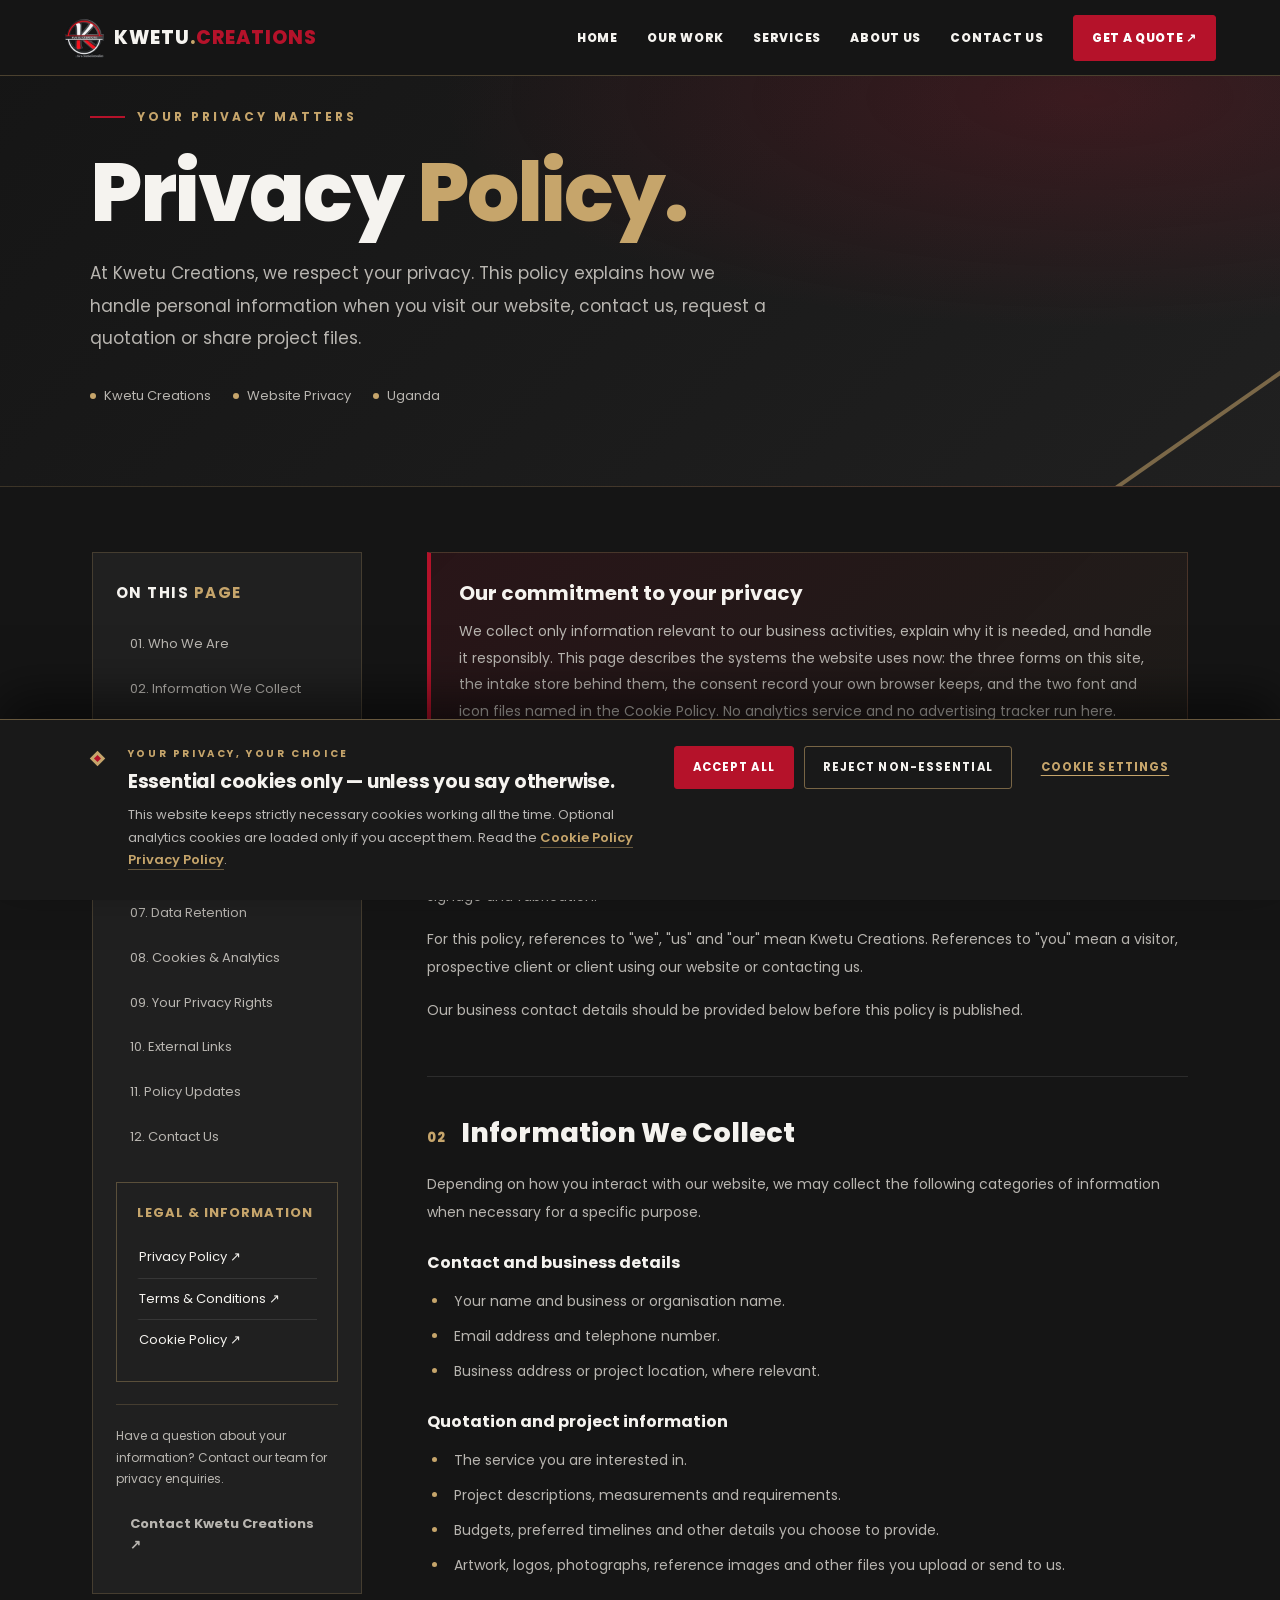
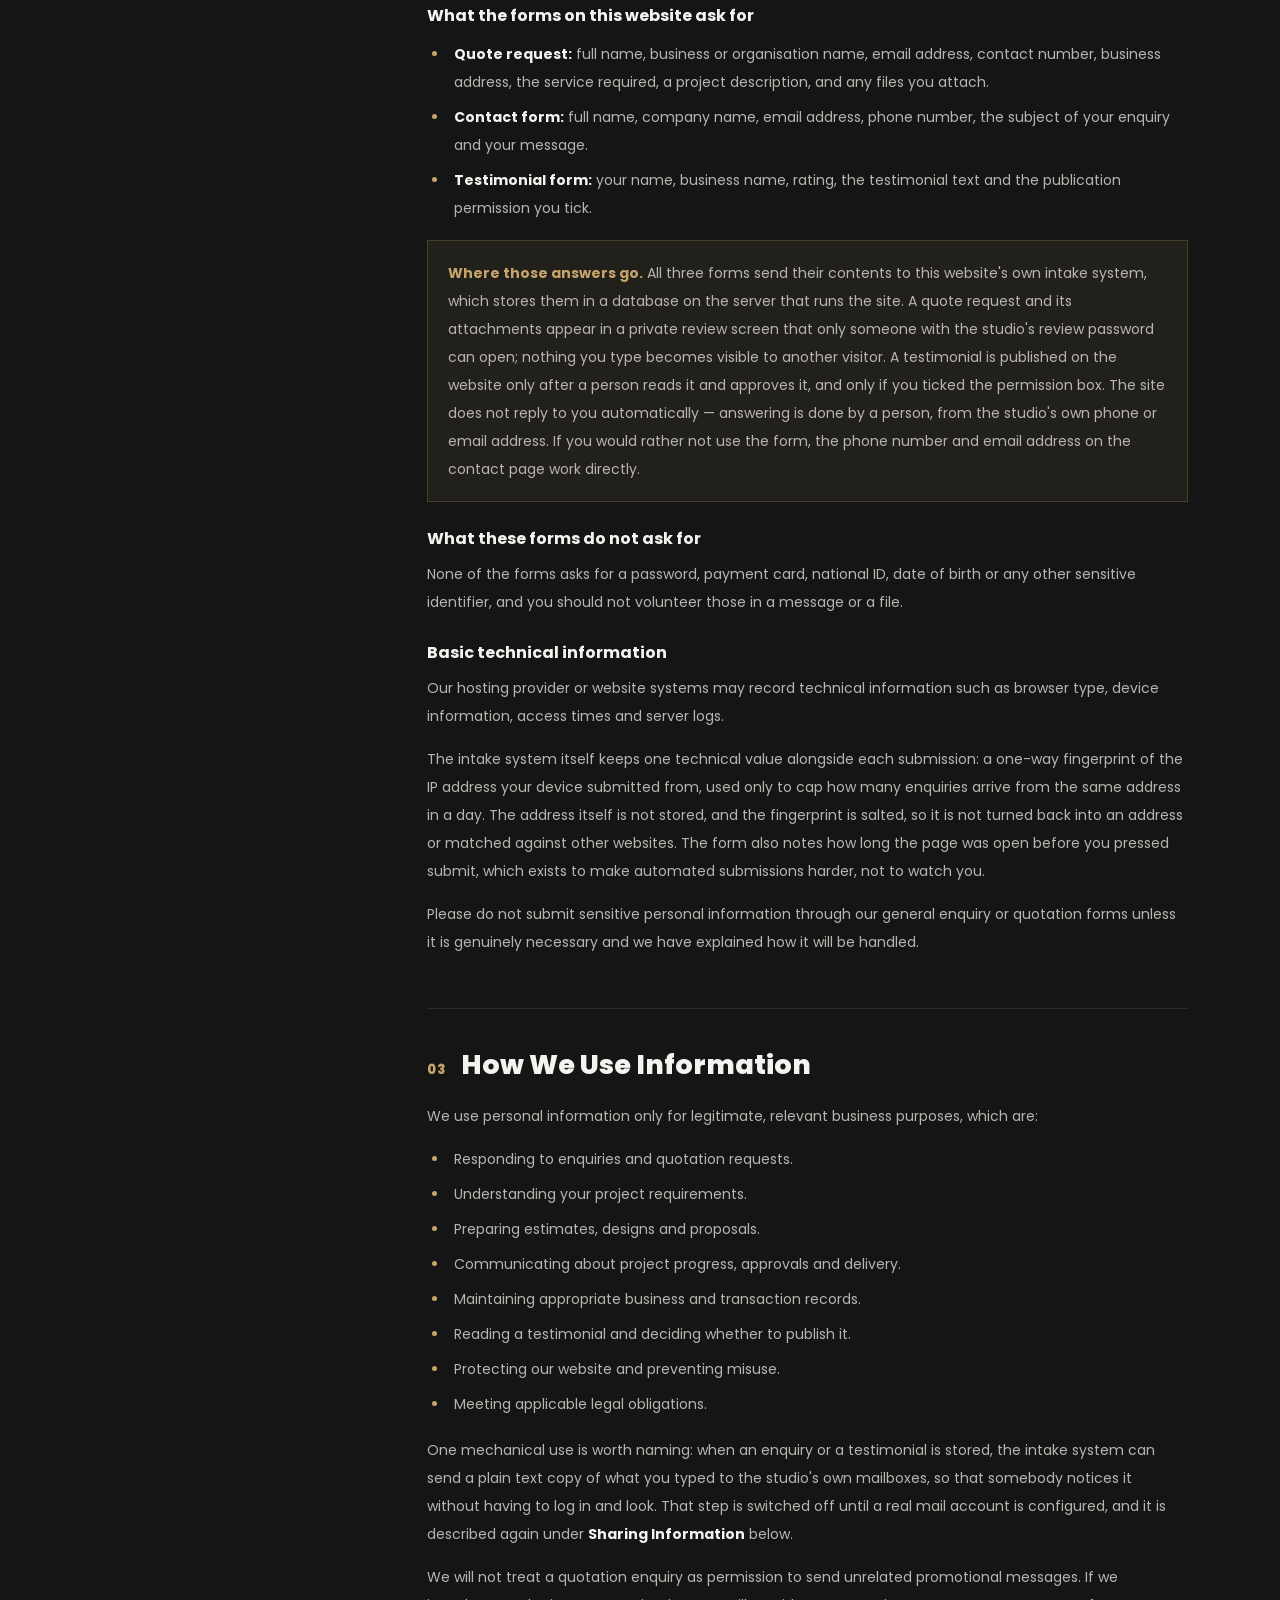
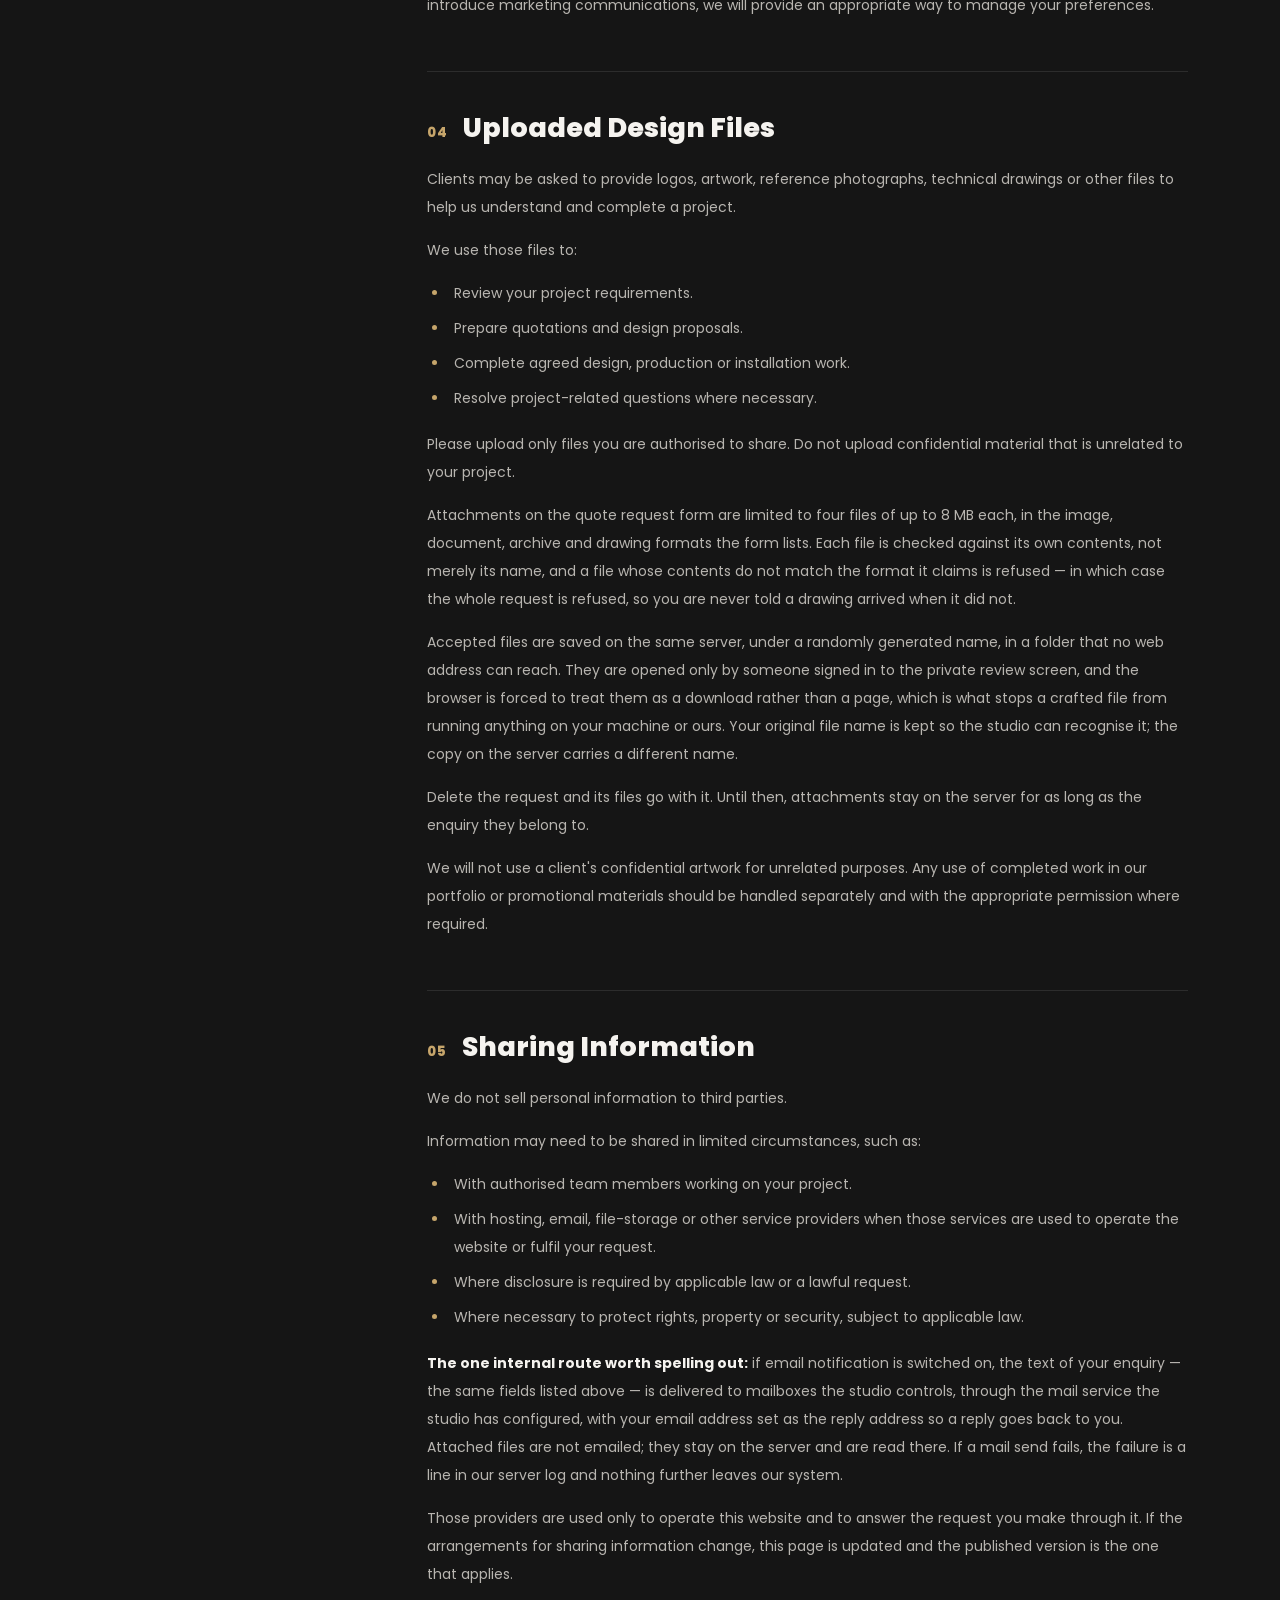
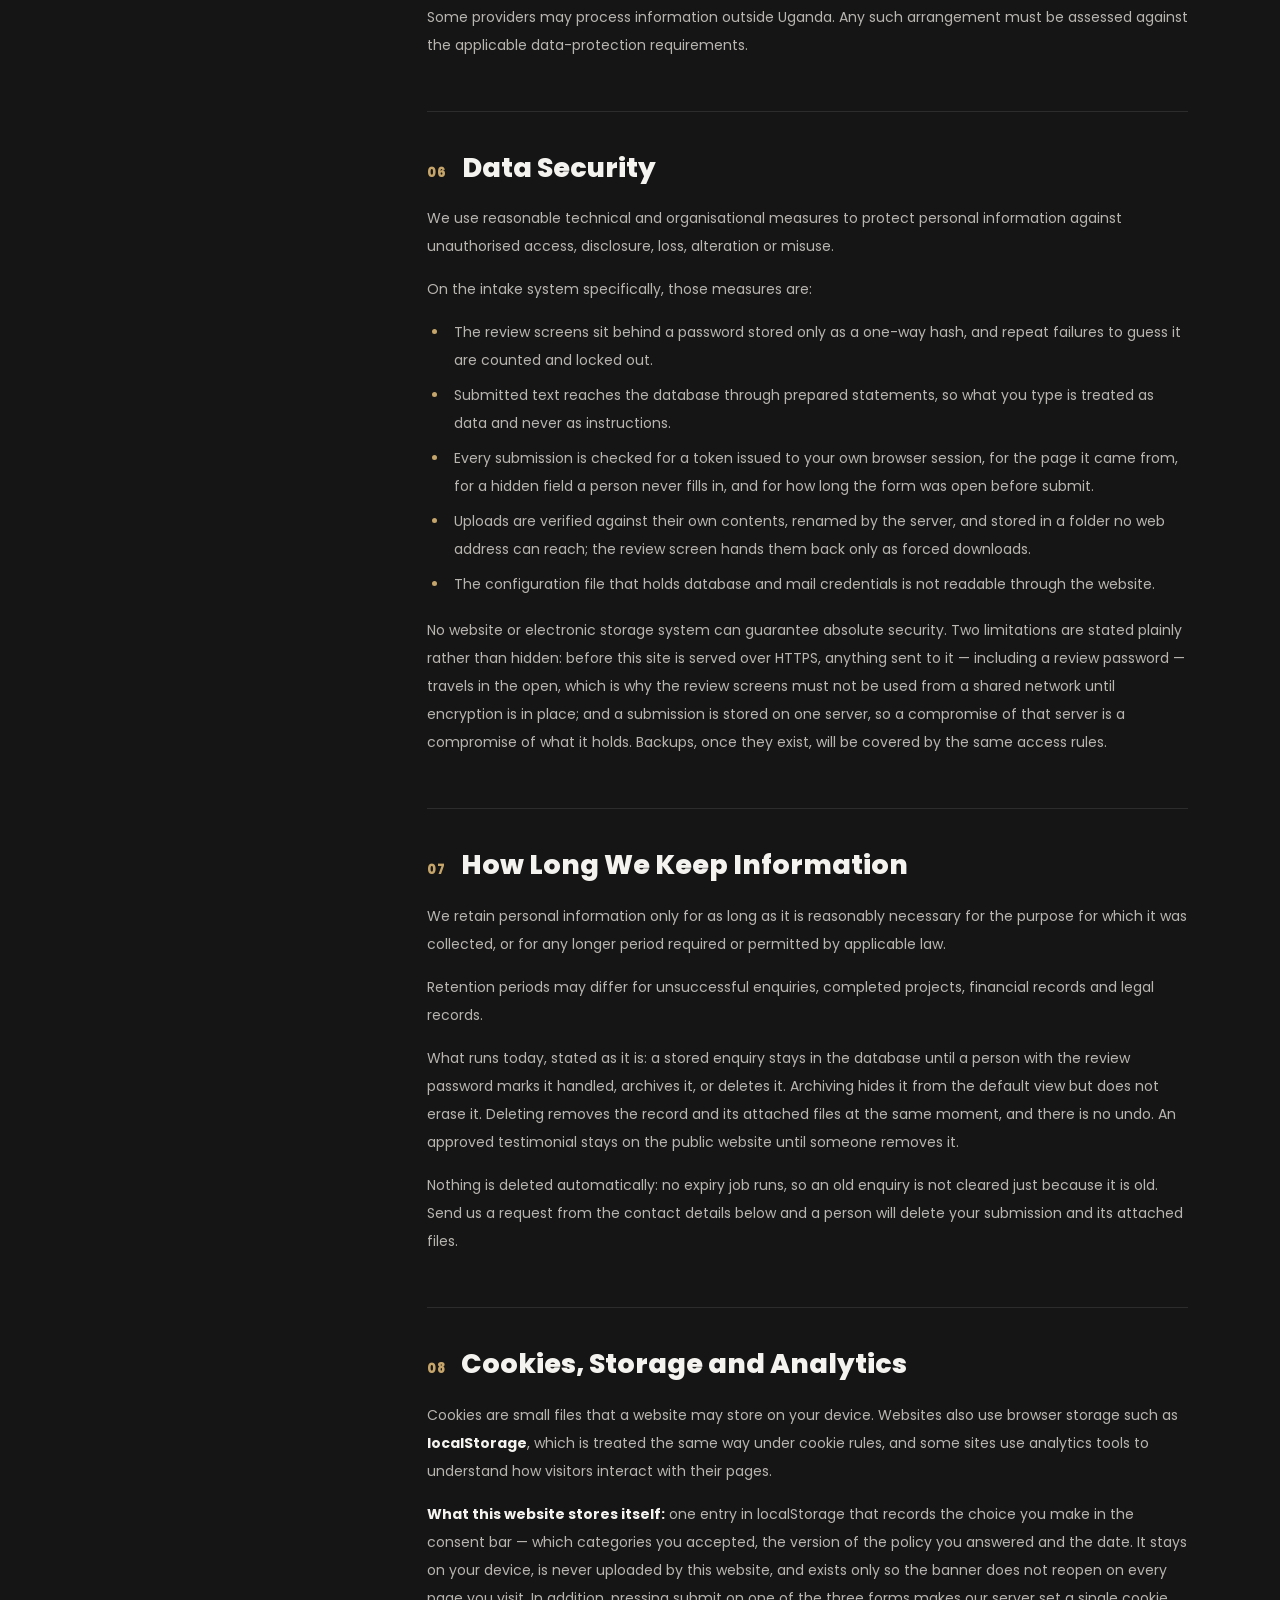
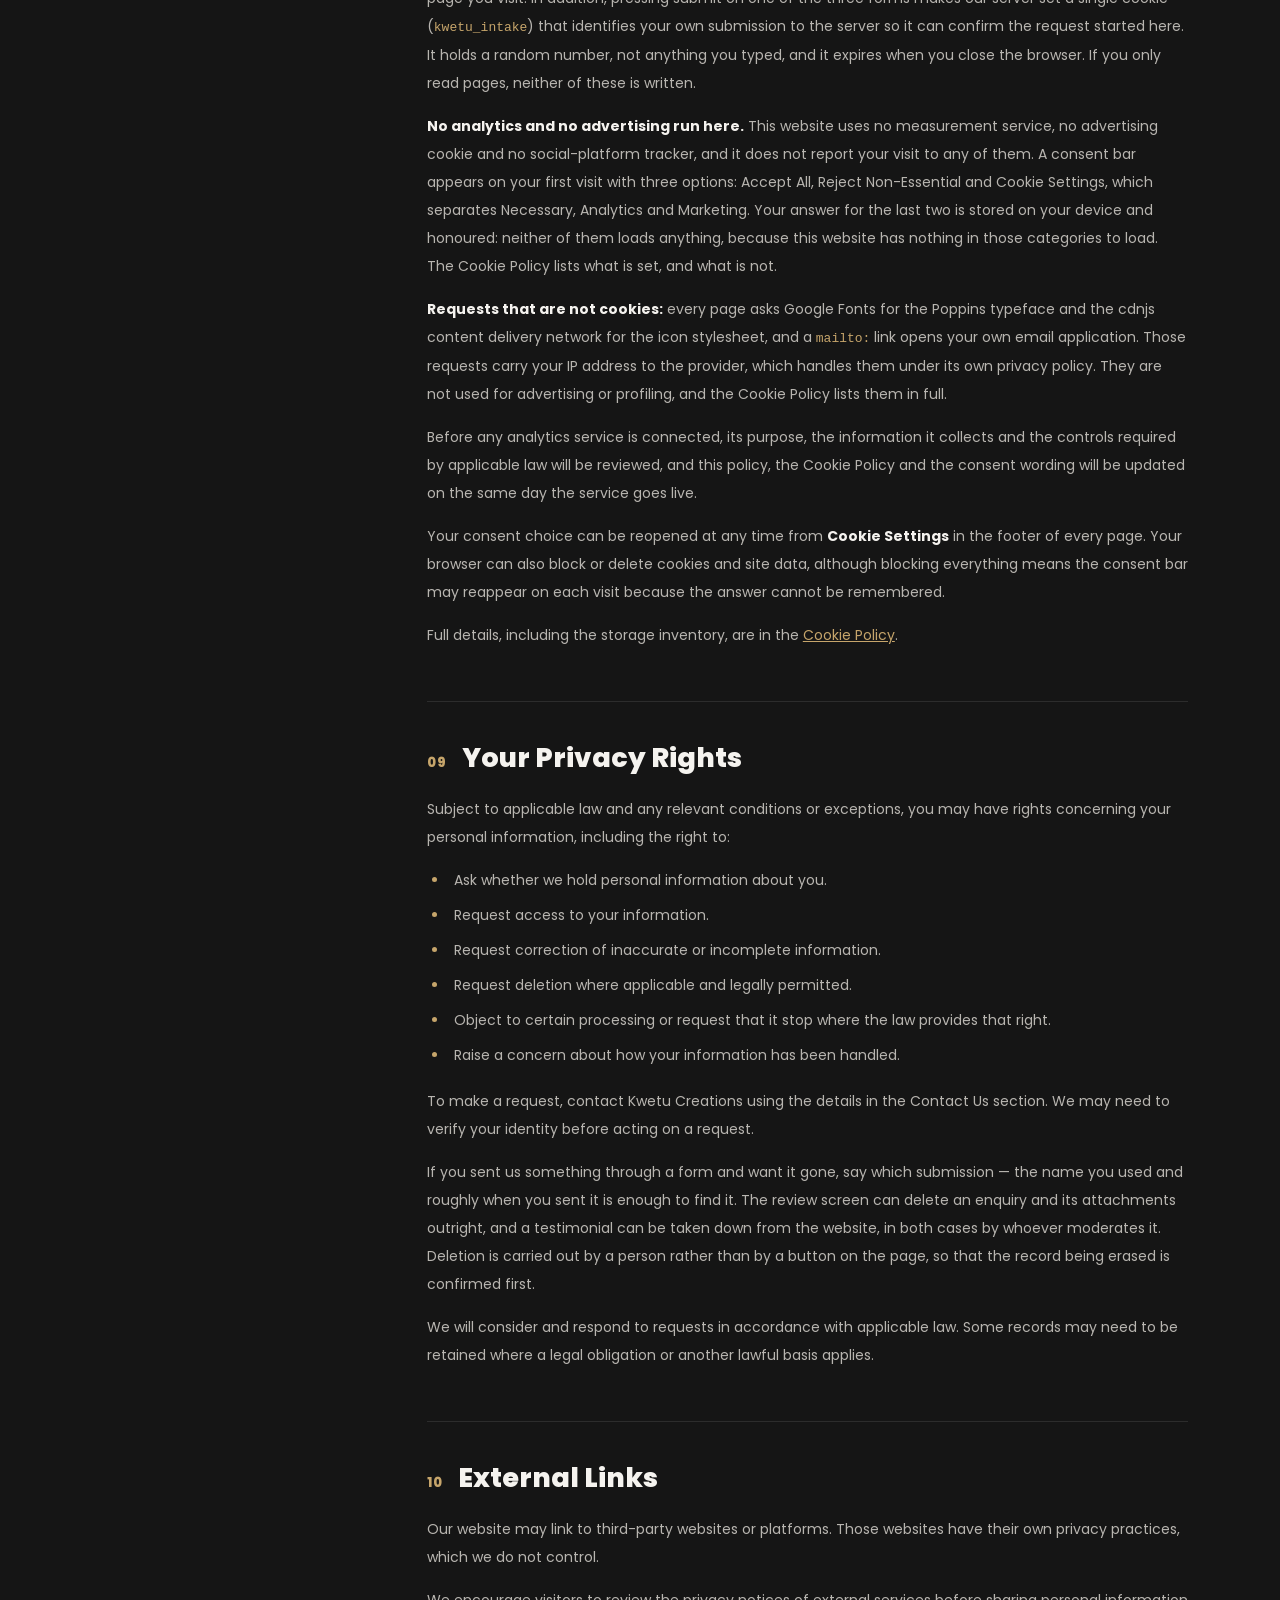
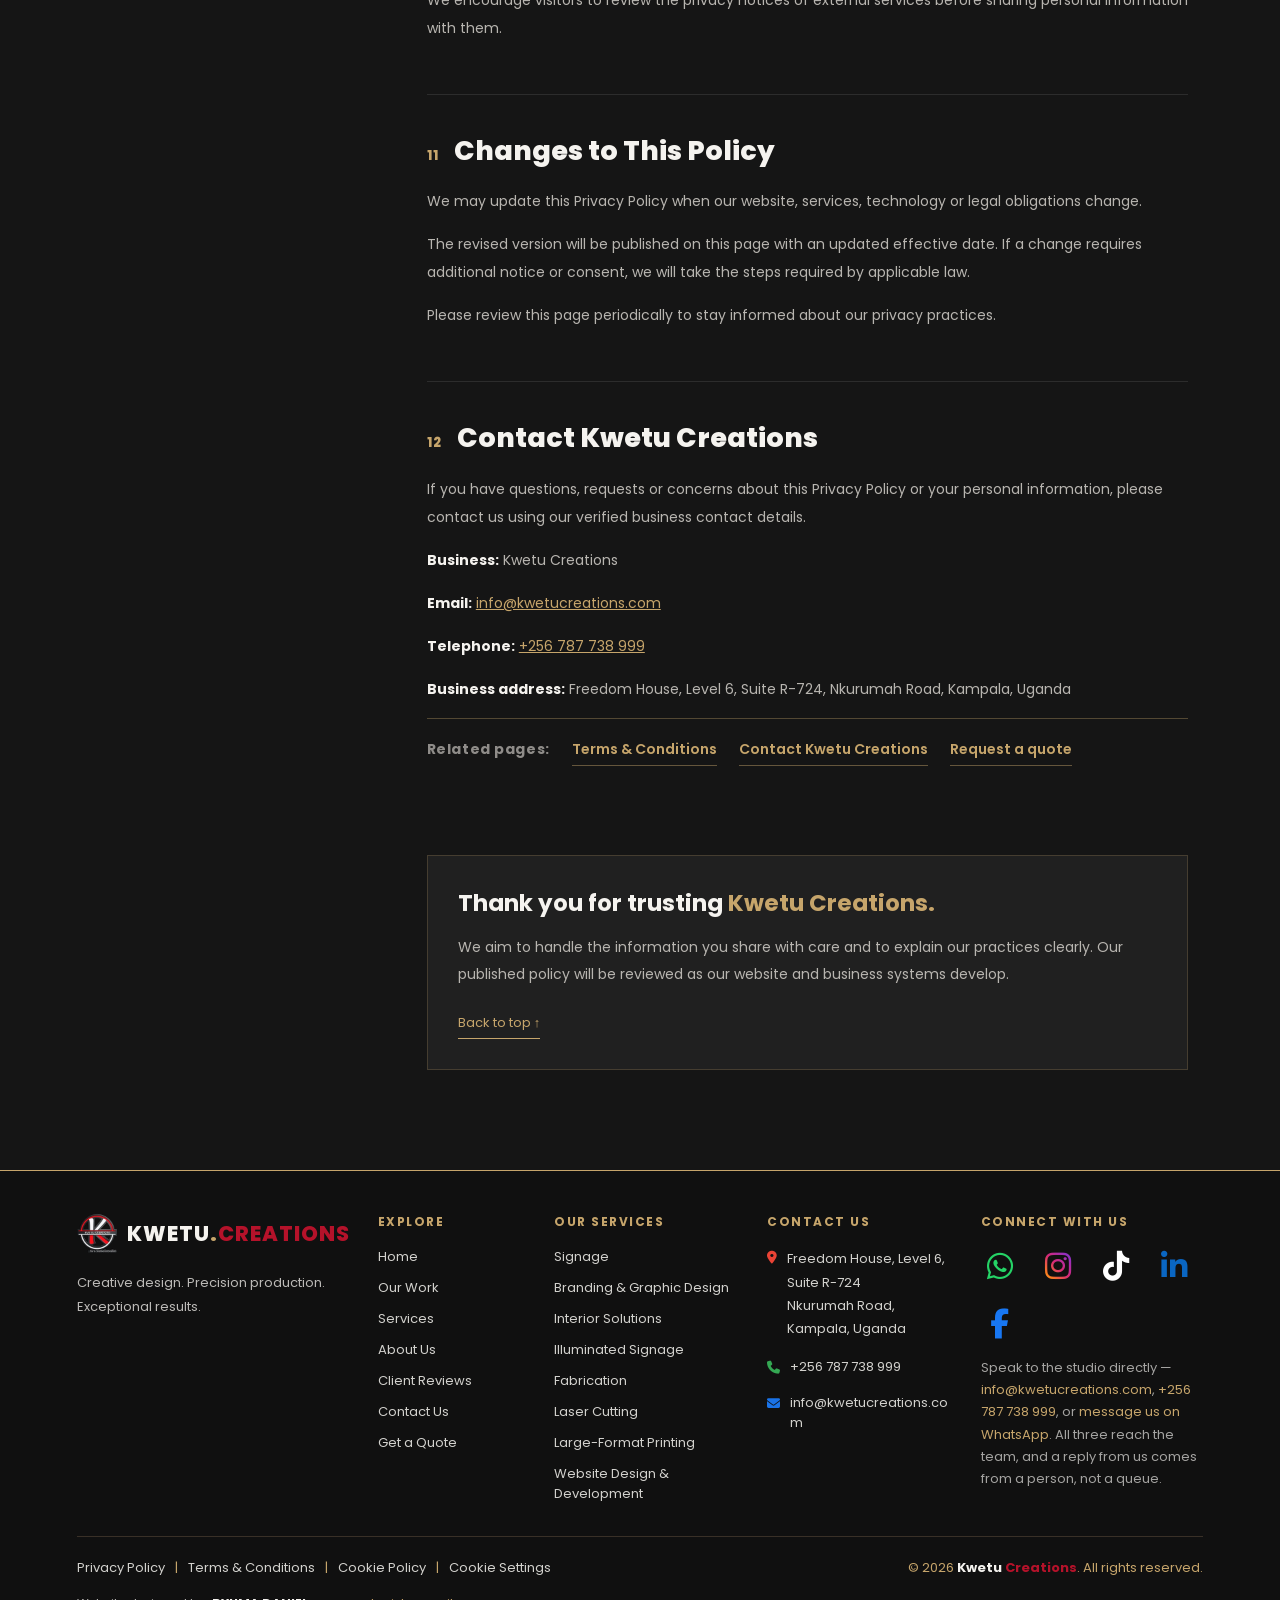
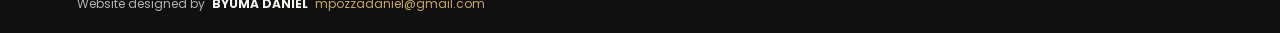
<file: privacy-policy.html>
<!DOCTYPE html>
<html lang="en">
<head>
    <meta charset="UTF-8">
    <meta name="viewport" content="width=device-width, initial-scale=1.0">

    <title>Privacy Policy | Kwetu Creations</title>  <!-- SEO:BEGIN -->
  <meta name="description" content="How Kwetu Creations handles personal information, quote requests, project briefs and uploaded design files.">
  <!-- SEO:DOMAIN: tools/set-domain.php inserts the canonical link, og:url and og:image here -->
  <meta property="og:type" content="website">
  <meta property="og:site_name" content="Kwetu Creations">
  <meta property="og:locale" content="en_UG">
  <meta property="og:title" content="Privacy Policy | Kwetu Creations">
  <meta property="og:description" content="How Kwetu Creations handles personal information, quote requests, project briefs and uploaded design files.">
  <meta name="twitter:card" content="summary">
  <meta name="twitter:title" content="Privacy Policy | Kwetu Creations">
  <meta name="twitter:description" content="How Kwetu Creations handles personal information, quote requests, project briefs and uploaded design files.">
  <link rel="icon" type="image/png" sizes="32x32" href="images/logo/favicon-32.png?v=4">
  <link rel="apple-touch-icon" href="images/logo/apple-touch-icon.png?v=3">
  <!-- SEO:END -->

    <meta name="theme-color" content="#151515">

    <link rel="preconnect" href="https://fonts.googleapis.com">
    <link rel="preconnect" href="https://fonts.gstatic.com" crossorigin>
    <link rel="stylesheet"
        href="https://fonts.googleapis.com/css2?family=Poppins:wght@400;500;600;700;800&display=swap">
    <link rel="stylesheet" href="css/shared.css">

        <link rel="preload" as="style"
        href="https://cdnjs.cloudflare.com/ajax/libs/font-awesome/6.7.2/css/all.min.css"
        onload="this.onload=null;this.rel='stylesheet'">
    <noscript>
        <link rel="stylesheet"
            href="https://cdnjs.cloudflare.com/ajax/libs/font-awesome/6.7.2/css/all.min.css">
    </noscript>

    <style>
        /* =========================================
           KWETU CREATIONS — PRIVACY POLICY
           Premium black, red, white and gold   
        ========================================= */

        :root {
            --privacy-red: #B5122A;
            --privacy-red-dark: #8F0E21;
            --privacy-gold: #C6A56B;
            --privacy-gold-dark: #A7864D;
            --privacy-white: #F5F3EF;
            --privacy-black: #151515;
            --privacy-black-soft: #202020;
            --privacy-muted: #B8B5B0;
            --privacy-border: rgba(198, 165, 107, 0.22);
        }

        /* The dark canvas belongs to the document, not only to <main>, so no
           leftover page margin or overscroll can expose a white band down the
           sides of the page. */
        body {
            background: var(--privacy-black);
        }

        .privacy-page {
            background: var(--privacy-black);
            color: var(--privacy-white);
            min-height: 100vh;
            font-family: inherit;
        }

        .privacy-page * {
            box-sizing: border-box;
        }

        .privacy-hero {
            position: relative;
            overflow: hidden;
            padding: 100px 7% 80px;
            background:
                radial-gradient(
                    ellipse at 85% 20%,
                    rgba(181, 18, 42, 0.20),
                    transparent 42%
                ),
                linear-gradient(
                    135deg,
                    #151515 0%,
                    #202020 100%
                );
            border-bottom: 1px solid var(--privacy-border);
        }

        .privacy-hero::after {
            content: "";
            position: absolute;
            width: 260px;
            height: 4px;
            background: var(--privacy-gold);
            right: -50px;
            bottom: 55px;
            transform: rotate(-35deg);
            opacity: 0.55;
        }

        .privacy-hero-inner {
            max-width: 1150px;
            margin: 0 auto;
            position: relative;
            z-index: 1;
        }

        .privacy-eyebrow {
            display: inline-flex;
            align-items: center;
            gap: 12px;
            color: var(--privacy-gold);
            text-transform: uppercase;
            letter-spacing: 3px;
            font-size: 12px;
            font-weight: 700;
            margin-bottom: 24px;
        }

        .privacy-eyebrow::before {
            content: "";
            width: 35px;
            height: 2px;
            background: var(--privacy-red);
        }

        .privacy-hero h1 {
            max-width: 850px;
            margin: 0 0 22px;
            font-size: clamp(42px, 7vw, 82px);
            line-height: 1.04;
            letter-spacing: -2px;
            font-weight: 800;
        }

        .privacy-hero h1 span {
            color: var(--privacy-gold);
        }

        .privacy-hero-description {
            max-width: 680px;
            color: var(--privacy-muted);
            font-size: 17px;
            line-height: 1.9;
            margin: 0;
        }

        .privacy-meta {
            display: flex;
            flex-wrap: wrap;
            gap: 22px;
            margin-top: 32px;
            color: var(--privacy-muted);
            font-size: 13px;
        }

        .privacy-meta span {
            display: inline-flex;
            align-items: center;
            gap: 8px;
        }

        .privacy-meta span::before {
            content: "";
            width: 6px;
            height: 6px;
            border-radius: 50%;
            background: var(--privacy-gold);
        }

        .privacy-layout {
            max-width: 1250px;
            margin: 0 auto;
            padding: 65px 6% 100px;
            display: grid;
            grid-template-columns: 270px minmax(0, 1fr);
            gap: 65px;
            align-items: start;
        }

        /* Contents navigation */

        .privacy-toc {
            position: sticky;
            top: 100px;
            background: var(--privacy-black-soft);
            border: 1px solid var(--privacy-border);
            padding: 28px 23px;
        }

        .privacy-toc h2 {
            margin: 0 0 20px;
            font-size: 15px;
            letter-spacing: 1.5px;
            text-transform: uppercase;
        }

        .privacy-toc h2 span {
            color: var(--privacy-gold);
        }

        .privacy-toc ol {
            list-style: none;
            padding: 0;
            margin: 0;
            display: grid;
            gap: 4px;
        }

        .privacy-toc a {
            display: block;
            color: var(--privacy-muted);
            text-decoration: none;
            font-size: 13px;
            line-height: 1.6;
            padding: 10px 12px;
            border-left: 2px solid transparent;
            transition: 0.25s ease;
        }

        .privacy-toc a:hover,
        .privacy-toc a:focus-visible {
            color: var(--privacy-white);
            background: rgba(181, 18, 42, 0.13);
            border-left-color: var(--privacy-gold);
        }

        .privacy-toc .toc-contact {
            margin-top: 22px;
            padding-top: 20px;
            border-top: 1px solid var(--privacy-border);
        }

        .privacy-toc .toc-contact p {
            color: var(--privacy-muted);
            font-size: 12px;
            line-height: 1.8;
            margin: 0 0 14px;
        }

        .privacy-contact-link {
            display: inline-block;
            color: var(--privacy-gold);
            font-size: 13px;
            font-weight: 700;
            text-decoration: none;
        }

        .privacy-contact-link:hover {
            color: var(--privacy-white);
        }

        /* Policy content */

        .privacy-content {
            min-width: 0;
        }

        .privacy-intro {
            background: linear-gradient(
                135deg,
                rgba(181, 18, 42, 0.12),
                rgba(198, 165, 107, 0.05)
            );
            border: 1px solid var(--privacy-border);
            border-left: 4px solid var(--privacy-red);
            padding: 25px 28px;
            margin-bottom: 48px;
        }

        .privacy-intro h2 {
            margin: 0 0 10px;
            font-size: 20px;
        }

        .privacy-intro p {
            margin: 0;
            color: var(--privacy-muted);
            font-size: 14px;
            line-height: 1.9;
        }

        .privacy-section {
            padding: 0 0 37px;
            margin-bottom: 37px;
            border-bottom: 1px solid rgba(245, 243, 239, 0.10);
            scroll-margin-top: 100px;
        }

        .privacy-section:last-of-type {
            border-bottom: 0;
        }

        .privacy-section h2 {
            display: flex;
            align-items: baseline;
            gap: 15px;
            font-size: clamp(21px, 2.6vw, 27px);
            line-height: 1.4;
            margin: 0 0 18px;
            font-weight: 750;
        }

        .privacy-section h2 span {
            color: var(--privacy-gold);
            font-size: 13px;
            letter-spacing: 1px;
            flex-shrink: 0;
        }

        .privacy-section h3 {
            font-size: 16px;
            color: var(--privacy-white);
            margin: 24px 0 9px;
        }

        .privacy-section p,
        .privacy-section li {
            color: var(--privacy-muted);
            font-size: 14px;
            line-height: 2;
        }

        .privacy-section p {
            margin: 0 0 15px;
        }

        .privacy-section ul {
            padding-left: 22px;
            margin: 12px 0 18px;
        }

        .privacy-section li {
            padding-left: 5px;
            margin-bottom: 7px;
        }

        .privacy-section li::marker {
            color: var(--privacy-gold);
        }

        .privacy-section strong {
            color: var(--privacy-white);
            font-weight: 650;
        }

        .privacy-section code {
            color: var(--privacy-gold);
            font-size: 13px;
        }

        .privacy-note {
            margin-top: 20px;
            padding: 18px 20px;
            background: rgba(198, 165, 107, 0.07);
            border: 1px solid var(--privacy-border);
            color: var(--privacy-muted);
            font-size: 13px;
            line-height: 1.9;
        }

        .privacy-note strong {
            color: var(--privacy-gold);
        }

        .privacy-final {
            background: var(--privacy-black-soft);
            border: 1px solid var(--privacy-border);
            padding: 30px;
            margin-top: 20px;
        }

        .privacy-final h2 {
            margin: 0 0 12px;
            font-size: 23px;
        }

        .privacy-final h2 span {
            color: var(--privacy-gold);
        }

        .privacy-final p {
            color: var(--privacy-muted);
            font-size: 14px;
            line-height: 1.9;
        }

        /* Gold for the closing block and for the few links inside the numbered
           sections, which would otherwise fall back to the browser's blue. */
        .privacy-final a,
        .privacy-section .inline-link {
            color: var(--privacy-gold);
            overflow-wrap: anywhere;
        }

        .privacy-back-top {
            display: inline-block;
            margin-top: 12px;
            color: var(--privacy-white);
            font-size: 13px;
            text-decoration: none;
            border-bottom: 1px solid var(--privacy-gold);
            padding-bottom: 5px;
        }

        .privacy-back-top:hover {
            color: var(--privacy-gold);
        }

        /* Tablet and mobile */

        @media (max-width: 900px) {
            .privacy-hero {
                padding: calc(var(--nav-h, 76px) + 26px) 6% 65px;
            }

            .privacy-layout {
                grid-template-columns: 1fr;
                gap: 38px;
                padding-top: 45px;
            }

            .privacy-toc {
                position: static;
            }

            .privacy-toc ol {
                grid-template-columns: repeat(2, minmax(0, 1fr));
                gap: 4px 12px;
            }

            .privacy-toc .toc-contact {
                margin-top: 18px;
            }
        }

        @media (max-width: 520px) {
            .privacy-hero {
                padding: calc(var(--nav-h, 76px) + 22px) 6% 50px;
            }

            .privacy-hero h1 {
                letter-spacing: -1px;
            }

            .privacy-hero-description {
                font-size: 15px;
                line-height: 1.8;
            }

            .privacy-meta {
                gap: 12px;
            }

            .privacy-layout {
                padding: 35px 5% 65px;
            }

            .privacy-toc {
                padding: 22px 17px;
            }

            .privacy-toc ol {
                grid-template-columns: 1fr;
            }

            .privacy-intro {
                padding: 20px;
            }

            .privacy-section h2 {
                gap: 10px;
            }

            .privacy-section p,
            .privacy-section li {
                font-size: 13px;
            }

            .privacy-final {
                padding: 22px;
            }
        }

        @media (prefers-reduced-motion: reduce) {
            .privacy-page *,
            .privacy-page *::before,
            .privacy-page *::after {
                scroll-behavior: auto !important;
                transition: none !important;
            }
        }
        
    /* Legal & Information sidebar box */
    .legal-links-box {
        margin-top: 24px;
        padding: 20px;
        background: #202020;
        border: 1px solid rgba(198, 165, 107, 0.35);
    }

    .legal-links-box h3 {
        margin: 0 0 14px;
        color: #C6A56B;
        font-size: 13px;
        letter-spacing: 1px;
        text-transform: uppercase;
    }

    .legal-links-box a {
        display: block;
        padding: 10px 0;
        color: #F5F3EF;
        font-size: 13px;
        text-decoration: none;
        border-bottom: 1px solid rgba(245, 243, 239, 0.10);
    }

    .legal-links-box a:last-child {
        border-bottom: none;
    }

    .legal-links-box a:hover {
        color: #C6A56B;
    }
    
    </style>
</head>

<body>
    <!-- Shared navigation -->
    <div id="site-header">
  <!-- KWETU:CHROME:SITE-HEADER:BEGIN -->
  <header class="navbar">
      <a href="./" class="logo">
          <img class="logo-mark" src="images/logo/mark.webp?v=3" alt="" width="120" height="120">
          <span class="logo-kwetu">KWETU</span><span class="logo-dot">.</span>
          <span class="logo-creations">CREATIONS</span>
      </a>
  
      <button
          class="menu-toggle"
          id="menu-toggle"
          type="button"
          aria-label="Open navigation menu"
          aria-controls="main-navigation"
          aria-expanded="false">
          <span></span>
          <span></span>
          <span></span>
      </button>
  
      <nav class="nav-links" id="main-navigation" aria-label="Main navigation">
          <a href="./" data-page="index3.html">Home</a>
          <a href="portfolio.html" data-page="portfolio.html">Our Work</a>
          <a href="services.html" data-page="services.html">Services</a>
          <a href="about.html" data-page="about.html">About Us</a>
         <a href="contact.html" data-page="contact.html">Contact Us</a>
          <a href="quote-request.html" class="nav-quote" data-page="quote-request.html">Get a Quote ↗</a>
          
      </nav>
  </header>
  <!-- KWETU:CHROME:SITE-HEADER:END -->
</div>

    <main class="privacy-page" id="top">

        <!-- Hero -->
        <section class="privacy-hero">
            <div class="privacy-hero-inner">

                <div class="privacy-eyebrow">
                    Your privacy matters
                </div>

                <h1>
                    Privacy <span>Policy.</span>
                </h1>

                <p class="privacy-hero-description">
                    At Kwetu Creations, we respect your privacy.
                    This policy explains how we handle
                    personal information when you visit our website,
                    contact us, request a quotation or share project files.
                </p>

                <div class="privacy-meta">
                    <span>Kwetu Creations</span>
                    <span>Website Privacy</span>
                    <span>Uganda</span>
                </div>

            </div>
        </section>

        <!-- Main policy layout -->
        <div class="privacy-layout">

            <!-- Table of contents -->
            <aside class="privacy-toc">
                <h2>On this <span>page</span></h2>

                <ol>
                    <li><a href="#who-we-are">01. Who We Are</a></li>
                    <li><a href="#information">02. Information We Collect</a></li>
                    <li><a href="#how-we-use">03. How We Use Information</a></li>
                    <li><a href="#uploads">04. Design Files</a></li>
                    <li><a href="#sharing">05. Sharing Information</a></li>
                    <li><a href="#security">06. Data Security</a></li>
                    <li><a href="#retention">07. Data Retention</a></li>
                    <li><a href="#cookies">08. Cookies & Analytics</a></li>
                    <li><a href="#your-rights">09. Your Privacy Rights</a></li>
                    <li><a href="#external-links">10. External Links</a></li>
                    <li><a href="#changes">11. Policy Updates</a></li>
                    <li><a href="#contact">12. Contact Us</a></li>
                </ol>
                
                <div class="legal-links-box">
                    <h3>Legal &amp; Information</h3>

                    <a href="privacy-policy.html">Privacy Policy ↗</a>
                    <a href="terms-and-conditions.html">Terms &amp; Conditions ↗</a>
                    <a href="cookie-policy.html">Cookie Policy ↗</a>
                </div>


                <div class="toc-contact">
                    <p>
                        Have a question about your information?
                        Contact our team for privacy enquiries.
                    </p>
                    <a class="privacy-contact-link"
                       href="mailto:info@kwetucreations.com">
                        Contact Kwetu Creations ↗
                    </a>
                </div>
            </aside>

            <!-- Policy content -->
            <article class="privacy-content">

                <div class="privacy-intro">
                    <h2>Our commitment to your privacy</h2>
                    <p>
                        We collect only information relevant to
                        our business activities, explain why it is
                        needed, and handle it responsibly. This page
                        describes the systems the website uses now:
                        the three forms on this site, the intake store
                        behind them, the consent record your own
                        browser keeps, and the two font and icon files
                        named in the Cookie Policy. No analytics
                        service and no advertising tracker run here.
                    </p>
                </div>

                <section class="privacy-section" id="who-we-are">
                    <h2><span>01</span> Who We Are</h2>

                    <p>
                        Kwetu Creations provides creative services
                        including signage, branding, interior solutions,
                        illuminated signage and fabrication.
                    </p>

                    <p>
                        For this policy, references to "we", "us" and
                        "our" mean Kwetu Creations. References to
                        "you" mean a visitor, prospective client or
                        client using our website or contacting us.
                    </p>

                    <p>
                        Our business contact details should be provided
                        below before this policy is published.
                    </p>
                </section>

                <section class="privacy-section" id="information">
                    <h2><span>02</span> Information We Collect</h2>

                    <p>
                        Depending on how you interact with our website,
                        we may collect the following categories of
                        information when necessary for a specific purpose.
                    </p>

                    <h3>Contact and business details</h3>
                    <ul>
                        <li>Your name and business or organisation name.</li>
                        <li>Email address and telephone number.</li>
                        <li>Business address or project location, where relevant.</li>
                    </ul>

                    <h3>Quotation and project information</h3>
                    <ul>
                        <li>The service you are interested in.</li>
                        <li>Project descriptions, measurements and requirements.</li>
                        <li>Budgets, preferred timelines and other details you choose to provide.</li>
                        <li>Artwork, logos, photographs, reference images and other files you upload or send to us.</li>
                    </ul>

                    <h3>What the forms on this website ask for</h3>
                    <ul>
                        <li><strong>Quote request:</strong> full name, business or organisation name, email address, contact number, business address, the service required, a project description, and any files you attach.</li>
                        <li><strong>Contact form:</strong> full name, company name, email address, phone number, the subject of your enquiry and your message.</li>
                        <li><strong>Testimonial form:</strong> your name, business name, rating, the testimonial text and the publication permission you tick.</li>
                    </ul>

                    <p class="privacy-note">
                        <strong>Where those answers go.</strong> All three
                        forms send their contents to this website's own intake
                        system, which stores them in a database on the server
                        that runs the site. A quote request and its attachments
                        appear in a private review screen that only someone with
                        the studio's review password can open; nothing you type
                        becomes visible to another visitor. A testimonial is
                        published on the website only after a person reads it and
                        approves it, and only if you ticked the permission box.
                        The site does not reply to you automatically — answering
                        is done by a person, from the studio's own phone or email
                        address. If you would rather not use the form, the phone
                        number and email address on the contact page work
                        directly.
                    </p>

                    <h3>What these forms do not ask for</h3>
                    <p>
                        None of the forms asks for a password, payment card,
                        national ID, date of birth or any other sensitive
                        identifier, and you should not volunteer those in a
                        message or a file.
                    </p>

                    <h3>Basic technical information</h3>
                    <p>
                        Our hosting provider or website systems may
                        record technical information such as browser
                        type, device information, access times and
                        server logs.
                    </p>

                    <p>
                        The intake system itself keeps one technical value
                        alongside each submission: a one-way fingerprint of the
                        IP address your device submitted from, used only to cap
                        how many enquiries arrive from the same address in a day.
                        The address itself is not stored, and the fingerprint is
                        salted, so it is not turned back into an address or
                        matched against other websites. The form also notes how
                        long the page was open before you pressed submit, which
                        exists to make automated submissions harder, not to
                        watch you.
                    </p>

                    <p>
                        Please do not submit sensitive personal
                        information through our general enquiry or
                        quotation forms unless it is genuinely necessary
                        and we have explained how it will be handled.
                    </p>
                </section>

                <section class="privacy-section" id="how-we-use">
                    <h2><span>03</span> How We Use Information</h2>

                    <p>
                        We use personal information only
                        for legitimate, relevant business purposes,
                        which are:
                    </p>

                    <ul>
                        <li>Responding to enquiries and quotation requests.</li>
                        <li>Understanding your project requirements.</li>
                        <li>Preparing estimates, designs and proposals.</li>
                        <li>Communicating about project progress, approvals and delivery.</li>
                        <li>Maintaining appropriate business and transaction records.</li>
                        <li>Reading a testimonial and deciding whether to publish it.</li>
                        <li>Protecting our website and preventing misuse.</li>
                        <li>Meeting applicable legal obligations.</li>
                    </ul>

                    <p>
                        One mechanical use is worth naming: when an enquiry or a
                        testimonial is stored, the intake system can send a plain
                        text copy of what you typed to the studio's own mailboxes,
                        so that somebody notices it without having to log in and
                        look. That step is switched off until a real mail account
                        is configured, and it is described again under
                        <strong>Sharing Information</strong> below.
                    </p>

                    <p>
                        We will not treat a quotation enquiry as
                        permission to send unrelated promotional
                        messages. If we introduce marketing
                        communications, we will provide an appropriate
                        way to manage your preferences.
                    </p>
                </section>

                <section class="privacy-section" id="uploads">
                    <h2><span>04</span> Uploaded Design Files</h2>

                    <p>
                        Clients may be asked to provide logos, artwork,
                        reference photographs, technical drawings or
                        other files to help us understand and complete
                        a project.
                    </p>

                    <p>We use those files to:</p>

                    <ul>
                        <li>Review your project requirements.</li>
                        <li>Prepare quotations and design proposals.</li>
                        <li>Complete agreed design, production or installation work.</li>
                        <li>Resolve project-related questions where necessary.</li>
                    </ul>

                    <p>
                        Please upload only files you are authorised
                        to share. Do not upload confidential material
                        that is unrelated to your project.
                    </p>

                    <p>
                        Attachments on the quote request form are limited to four
                        files of up to 8 MB each, in the image, document, archive
                        and drawing formats the form lists. Each file is checked
                        against its own contents, not merely its name, and a file
                        whose contents do not match the format it claims is
                        refused — in which case the whole request is refused, so
                        you are never told a drawing arrived when it did not.
                    </p>

                    <p>
                        Accepted files are saved on the same server, under a
                        randomly generated name, in a folder that no web address
                        can reach. They are opened only by someone signed in to the
                        private review screen, and the browser is forced to treat
                        them as a download rather than a page, which is what stops a
                        crafted file from running anything on your machine or ours.
                        Your original file name is kept so the studio can recognise
                        it; the copy on the server carries a different name.
                    </p>

                    <p>
                        Delete the request and its files go with it. Until then,
                        attachments stay on the server for as long as the enquiry
                        they belong to.
                    </p>

                    <p>
                        We will not use a client's confidential artwork
                        for unrelated purposes. Any use of completed
                        work in our portfolio or promotional materials
                        should be handled separately and with the
                        appropriate permission where required.
                    </p>
                </section>

                <section class="privacy-section" id="sharing">
                    <h2><span>05</span> Sharing Information</h2>

                    <p>
                        We do not sell personal information
                        to third parties.
                    </p>

                    <p>
                        Information may need to be shared in limited
                        circumstances, such as:
                    </p>

                    <ul>
                        <li>With authorised team members working on your project.</li>
                        <li>With hosting, email, file-storage or other service providers when those services are used to operate the website or fulfil your request.</li>
                        <li>Where disclosure is required by applicable law or a lawful request.</li>
                        <li>Where necessary to protect rights, property or security, subject to applicable law.</li>
                    </ul>

                    <p>
                        <strong>The one internal route worth spelling out:</strong>
                        if email notification is switched on, the text of your
                        enquiry — the same fields listed above — is delivered to
                        mailboxes the studio controls, through the mail service
                        the studio has configured, with your email address set as
                        the reply address so a reply goes back to you. Attached
                        files are not emailed; they stay on the server and are read
                        there. If a mail send fails, the failure is a line in our
                        server log and nothing further leaves our system.
                    </p>

                    <p>
                        Those providers are used only to operate this
                        website and to answer the request you make
                        through it. If the arrangements for sharing
                        information change, this page is updated and the
                        published version is the one that applies.
                    </p>

                    <p>
                        Some providers may process information outside
                        Uganda. Any such arrangement must be assessed
                        against the applicable data-protection
                        requirements.
                    </p>
                </section>

                <section class="privacy-section" id="security">
                    <h2><span>06</span> Data Security</h2>

                    <p>
                        We use reasonable technical and
                        organisational measures to protect personal
                        information against unauthorised access,
                        disclosure, loss, alteration or misuse.
                    </p>

                    <p>On the intake system specifically, those measures are:</p>

                    <ul>
                        <li>The review screens sit behind a password stored only as a one-way hash, and repeat failures to guess it are counted and locked out.</li>
                        <li>Submitted text reaches the database through prepared statements, so what you type is treated as data and never as instructions.</li>
                        <li>Every submission is checked for a token issued to your own browser session, for the page it came from, for a hidden field a person never fills in, and for how long the form was open before submit.</li>
                        <li>Uploads are verified against their own contents, renamed by the server, and stored in a folder no web address can reach; the review screen hands them back only as forced downloads.</li>
                        <li>The configuration file that holds database and mail credentials is not readable through the website.</li>
                    </ul>

                    <p>
                        No website or electronic storage system can
                        guarantee absolute security. Two limitations are
                        stated plainly rather than hidden: before this site is
                        served over HTTPS, anything sent to it — including a
                        review password — travels in the open, which is why the
                        review screens must not be used from a shared network
                        until encryption is in place; and a submission is stored
                        on one server, so a compromise of that server is a
                        compromise of what it holds. Backups, once they exist,
                        will be covered by the same access rules.
                    </p>
                </section>

                <section class="privacy-section" id="retention">
                    <h2><span>07</span> How Long We Keep Information</h2>

                    <p>
                        We retain personal information only
                        for as long as it is reasonably necessary for
                        the purpose for which it was collected, or
                        for any longer period required or permitted
                        by applicable law.
                    </p>

                    <p>
                        Retention periods may differ for unsuccessful
                        enquiries, completed projects, financial records
                        and legal records.
                    </p>

                    <p>
                        What runs today, stated as it is: a stored enquiry stays
                        in the database until a person with the review password
                        marks it handled, archives it, or deletes it. Archiving
                        hides it from the default view but does not erase it.
                        Deleting removes the record and its attached files at the
                        same moment, and there is no undo. An approved testimonial
                        stays on the public website until someone removes it.
                    </p>

                    <p>
                        Nothing is deleted automatically: no expiry job runs, so
                        an old enquiry is not cleared just because it is old.
                        Send us a request from the contact details below and a
                        person will delete your submission and its attached
                        files.
                    </p>
                </section>

                <section class="privacy-section" id="cookies">
                    <h2><span>08</span> Cookies, Storage and Analytics</h2>

                    <p>
                        Cookies are small files that a website may store on
                        your device. Websites also use browser storage such as
                        <strong>localStorage</strong>, which is treated the
                        same way under cookie rules, and some sites use
                        analytics tools to understand how visitors interact
                        with their pages.
                    </p>

                    <p>
                        <strong>What this website stores itself:</strong> one
                        entry in localStorage that records the choice you make
                        in the consent bar — which categories you accepted, the
                        version of the policy you answered and the date. It
                        stays on your device, is never uploaded by this website,
                        and exists only so the banner does not reopen on every
                        page you visit. In addition, pressing submit on one of
                        the three forms makes our server set a single cookie
                        (<code>kwetu_intake</code>) that identifies your own
                        submission to the server so it can confirm the request
                        started here. It holds a random number, not anything you
                        typed, and it expires when you close the browser. If you
                        only read pages, neither of these is written.
                    </p>

                    <p>
                        <strong>No analytics and no advertising run here.</strong>
                        This website uses no measurement service, no advertising
                        cookie and no social-platform tracker, and it does not
                        report your visit to any of them. A consent bar appears
                        on your first visit with three options: Accept All,
                        Reject Non-Essential and Cookie Settings, which
                        separates Necessary, Analytics and Marketing. Your
                        answer for the last two is stored on your device and
                        honoured: neither of them loads anything, because this
                        website has nothing in those categories to load. The
                        Cookie Policy lists what is set, and what is not.
                    </p>

                    <p>
                        <strong>Requests that are not cookies:</strong> every
                        page asks Google Fonts for the Poppins typeface and the
                        cdnjs content delivery network for the icon stylesheet,
                        and a <code>mailto:</code> link opens your own email
                        application. Those requests carry your IP address to
                        the provider, which handles them under its own privacy
                        policy. They are not used for advertising or profiling,
                        and the Cookie Policy lists them in full.
                    </p>

                    <p>
                        Before any analytics service is connected, its purpose,
                        the information it collects and the controls required by
                        applicable law will be reviewed, and this policy, the
                        Cookie Policy and the consent wording will be updated on
                        the same day the service goes live.
                    </p>

                    <p>
                        Your consent choice can be reopened at any time from
                        <strong>Cookie Settings</strong> in the footer of every
                        page. Your browser can also block or delete cookies and
                        site data, although blocking everything means the
                        consent bar may reappear on each visit because the
                        answer cannot be remembered.
                    </p>

                    <p>
                        Full details, including the storage inventory, are in
                        the
                        <a class="inline-link" href="cookie-policy.html">Cookie Policy</a>.
                    </p>
                </section>

                <section class="privacy-section" id="your-rights">
                    <h2><span>09</span> Your Privacy Rights</h2>

                    <p>
                        Subject to applicable law and any relevant
                        conditions or exceptions, you may have rights
                        concerning your personal information, including
                        the right to:
                    </p>

                    <ul>
                        <li>Ask whether we hold personal information about you.</li>
                        <li>Request access to your information.</li>
                        <li>Request correction of inaccurate or incomplete information.</li>
                        <li>Request deletion where applicable and legally permitted.</li>
                        <li>Object to certain processing or request that it stop where the law provides that right.</li>
                        <li>Raise a concern about how your information has been handled.</li>
                    </ul>

                    <p>
                        To make a request, contact Kwetu Creations
                        using the details in the Contact Us section.
                        We may need to verify your identity before
                        acting on a request.
                    </p>

                    <p>
                        If you sent us something through a form and want it gone,
                        say which submission — the name you used and roughly when
                        you sent it is enough to find it. The review screen can
                        delete an enquiry and its attachments outright, and a
                        testimonial can be taken down from the website, in both
                        cases by whoever moderates it. Deletion is carried out by
                        a person rather than by a button on the page, so that
                        the record being erased is confirmed first.
                    </p>

                    <p>
                        We will consider and respond to requests in
                        accordance with applicable law. Some records
                        may need to be retained where a legal
                        obligation or another lawful basis applies.
                    </p>

                   
                </section>

                <section class="privacy-section" id="external-links">
                    <h2><span>10</span> External Links</h2>

                    <p>
                        Our website may link to third-party websites
                        or platforms. Those websites have their own
                        privacy practices, which we do not control.
                    </p>

                    <p>
                        We encourage visitors to review the privacy
                        notices of external services before sharing
                        personal information with them.
                    </p>
                </section>

                <section class="privacy-section" id="changes">
                    <h2><span>11</span> Changes to This Policy</h2>

                    <p>
                        We may update this Privacy Policy when our
                        website, services, technology or legal
                        obligations change.
                    </p>

                    <p>
                        The revised version will be published on this
                        page with an updated effective date. If a
                        change requires additional notice or consent,
                        we will take the steps required by applicable law.
                    </p>

                    <p>
                        Please review this page periodically to stay
                        informed about our privacy practices.
                    </p>
                </section>

                <section class="privacy-section" id="contact">
                    <h2><span>12</span> Contact Kwetu Creations</h2>

                    <p>
                        If you have questions, requests or concerns
                        about this Privacy Policy or your personal
                        information, please contact us using our
                        verified business contact details.
                    </p>

                    <p>
                        <strong>Business:</strong> Kwetu Creations
                    </p>

                    <p>
                        <strong>Email:</strong>
                        <a class="inline-link" href="mailto:info@kwetucreations.com">
                            info@kwetucreations.com
                        </a>
                    </p>

                    <p>
                        <strong>Telephone:</strong>
                        <a class="inline-link" href="tel:+256787738999">+256 787 738 999</a>
                    </p>

                    <p>
                        <strong>Business address:</strong>
                        Freedom House, Level 6, Suite R-724, Nkurumah Road, Kampala, Uganda
                    </p>

        <p class="related-links">
            <span>Related pages:</span>
            <a href="terms-and-conditions.html">Terms &amp; Conditions</a>
            <a href="contact.html">Contact Kwetu Creations</a>
            <a href="quote-request.html">Request a quote</a>
        </p>
                </section>

                <div class="privacy-final">
                    <h2>Thank you for trusting <span>Kwetu Creations.</span></h2>

                    <p>
                        We aim to handle the information you share
                        with care and to explain our practices clearly.
                        Our published policy will be reviewed as our
                        website and business systems develop.
                    </p>

                    <a class="privacy-back-top" href="#top">
                        Back to top ↑
                    </a>
                </div>

            </article>
        </div>
    </main>

    <!-- Shared footer -->
    <div id="site-footer">
  <!-- KWETU:CHROME:SITE-FOOTER:BEGIN -->
  <footer class="site-footer">
  
      <div class="footer-top">
          <div class="footer-brand">
              <a href="./" class="footer-logo">
                  <img class="footer-logo-mark" src="images/logo/mark.webp?v=3" alt="" width="120" height="120">
                  <span class="logo-kwetu">KWETU</span><span class="logo-dot">.</span>
                  <span class="logo-creations">CREATIONS</span>
              </a>
  
              <p class="footer-tagline">
                  Creative design. Precision production. Exceptional results.
              </p>
          </div>
  
          <div class="footer-explore">
              <h3>EXPLORE</h3>
              <a href="./" data-page="index3.html">Home</a>
              <a href="portfolio.html" data-page="portfolio.html">Our Work</a>
              <a href="services.html" data-page="services.html">Services</a>
              <a href="about.html" data-page="about.html">About Us</a>
              <a href="testimonials.html" data-page="testimonials.html">Client Reviews</a>
              <a href="contact.html" data-page="contact.html">Contact Us</a>
              <a href="quote-request.html" data-page="quote-request.html">Get a Quote</a>
          </div>
          <div class="footer-services">
                  <h3>OUR SERVICES</h3>
                  <a href="services.html#signage">Signage</a>
                  <a href="services.html#branding">Branding &amp; Graphic Design</a>
                  <a href="services.html#interiors">Interior Solutions</a>
                  <a href="services.html#illuminated-signage">Illuminated Signage</a>
                  <a href="services.html#fabrication">Fabrication</a>
                  <a href="services.html#laser-cutting">Laser Cutting</a>
                  <a href="services.html#large-format-printing">Large-Format Printing</a>
                  <a href="services.html#web-design">Website Design &amp; Development</a>
              </div>
  
              <div class="footer-contact">
                  <h3>CONTACT US</h3>
  
              <div class="footer-contact-item">
                  <i class="fa-solid fa-location-dot" aria-hidden="true"></i>
                  <address>
                      Freedom House, Level 6, Suite R-724<br>
                      Nkurumah Road, Kampala, Uganda
                     
                  </address>
              </div>
  
              <div class="footer-contact-item">
                  <i class="fa-solid fa-phone" aria-hidden="true"></i>
                  <a href="tel:+256787738999">+256 787 738 999</a>
              </div>
              
              <div class="footer-contact-item">
                  <i class="fas fa-envelope" aria-hidden="true"></i>
                  <a href="mailto:info@kwetucreations.com">
                      info@kwetucreations.com
                  </a>
              </div>
  
          </div>
  
          <div class="footer-social">
              <h3>CONNECT WITH US</h3>
  
              <div class="social-icons-container">
                  <a class="icon-link whatsapp"
                     href="https://wa.me/256787738999?text=Hello%20Kwetu%20Creations%2C%20I%20would%20like%20to%20ask%20about%20your%20services."
                     target="_blank" rel="noopener"
                     aria-label="Message the studio on WhatsApp"
                     title="Message the studio on WhatsApp">
                      <i class="fa-brands fa-whatsapp" aria-hidden="true"></i>
                  </a>
                  <span class="icon-link instagram" role="img"
                        aria-label="Instagram" title="Instagram">
                      <i class="fa-brands fa-instagram" aria-hidden="true"></i>
                  </span>
                  <span class="icon-link tiktok" role="img"
                        aria-label="TikTok" title="TikTok">
                      <i class="fa-brands fa-tiktok" aria-hidden="true"></i>
                  </span>
                  <span class="icon-link linkedin" role="img"
                        aria-label="LinkedIn" title="LinkedIn">
                      <i class="fa-brands fa-linkedin-in" aria-hidden="true"></i>
                  </span>
                  <span class="icon-link facebook" role="img"
                        aria-label="Facebook" title="Facebook">
                      <i class="fa-brands fa-facebook-f" aria-hidden="true"></i>
                  </span>
              </div>
  
              <p class="footer-social-note">
                  Speak to the studio directly —
                  <a href="mailto:info@kwetucreations.com">info@kwetucreations.com</a>,
                  <a href="tel:+256787738999">+256 787 738 999</a>,
                  or
                  <a href="https://wa.me/256787738999?text=Hello%20Kwetu%20Creations%2C%20I%20would%20like%20to%20ask%20about%20your%20services."
                     target="_blank" rel="noopener">message us on WhatsApp</a>.
                  All three reach the team, and a reply from us comes from a
                  person, not a queue.
              </p>
  
          </div>
          
      </div>
  
      <div class="footer-bottom">
          <div class="footer-legal-links">
              <a href="privacy-policy.html">Privacy Policy</a>
              <span>|</span>
              <a href="terms-and-conditions.html">Terms &amp; Conditions</a>
              <span>|</span>
              <a href="cookie-policy.html">Cookie Policy</a>
              <span>|</span>
              <button type="button" data-cookie-settings
                      aria-haspopup="dialog">Cookie Settings</button>
          </div>
  
          <p class="footer-copyright">
              &copy; <span id="year"></span>
              <span class="footer-kwetu">Kwetu</span>
              <span class="footer-creations">Creations</span>.
              All rights reserved.
          </p>
  
          <div class="footer-designer">
              <span>Website designed by</span>
              <strong>BYUMA DANIEL</strong>
              <a href="https://mail.google.com/mail/?view=cm&amp;fs=1&amp;to=mpozzadaniel@gmail.com"
                 target="_blank" rel="noopener noreferrer">
                  mpozzadaniel@gmail.com
              </a>
          </div>
      </div>
  
  </footer>
  <!-- KWETU:CHROME:SITE-FOOTER:END -->
</div>

    <script src="script.js"></script>
    <script src="cookie-consent.js"></script>
</body>
</html>
</file>
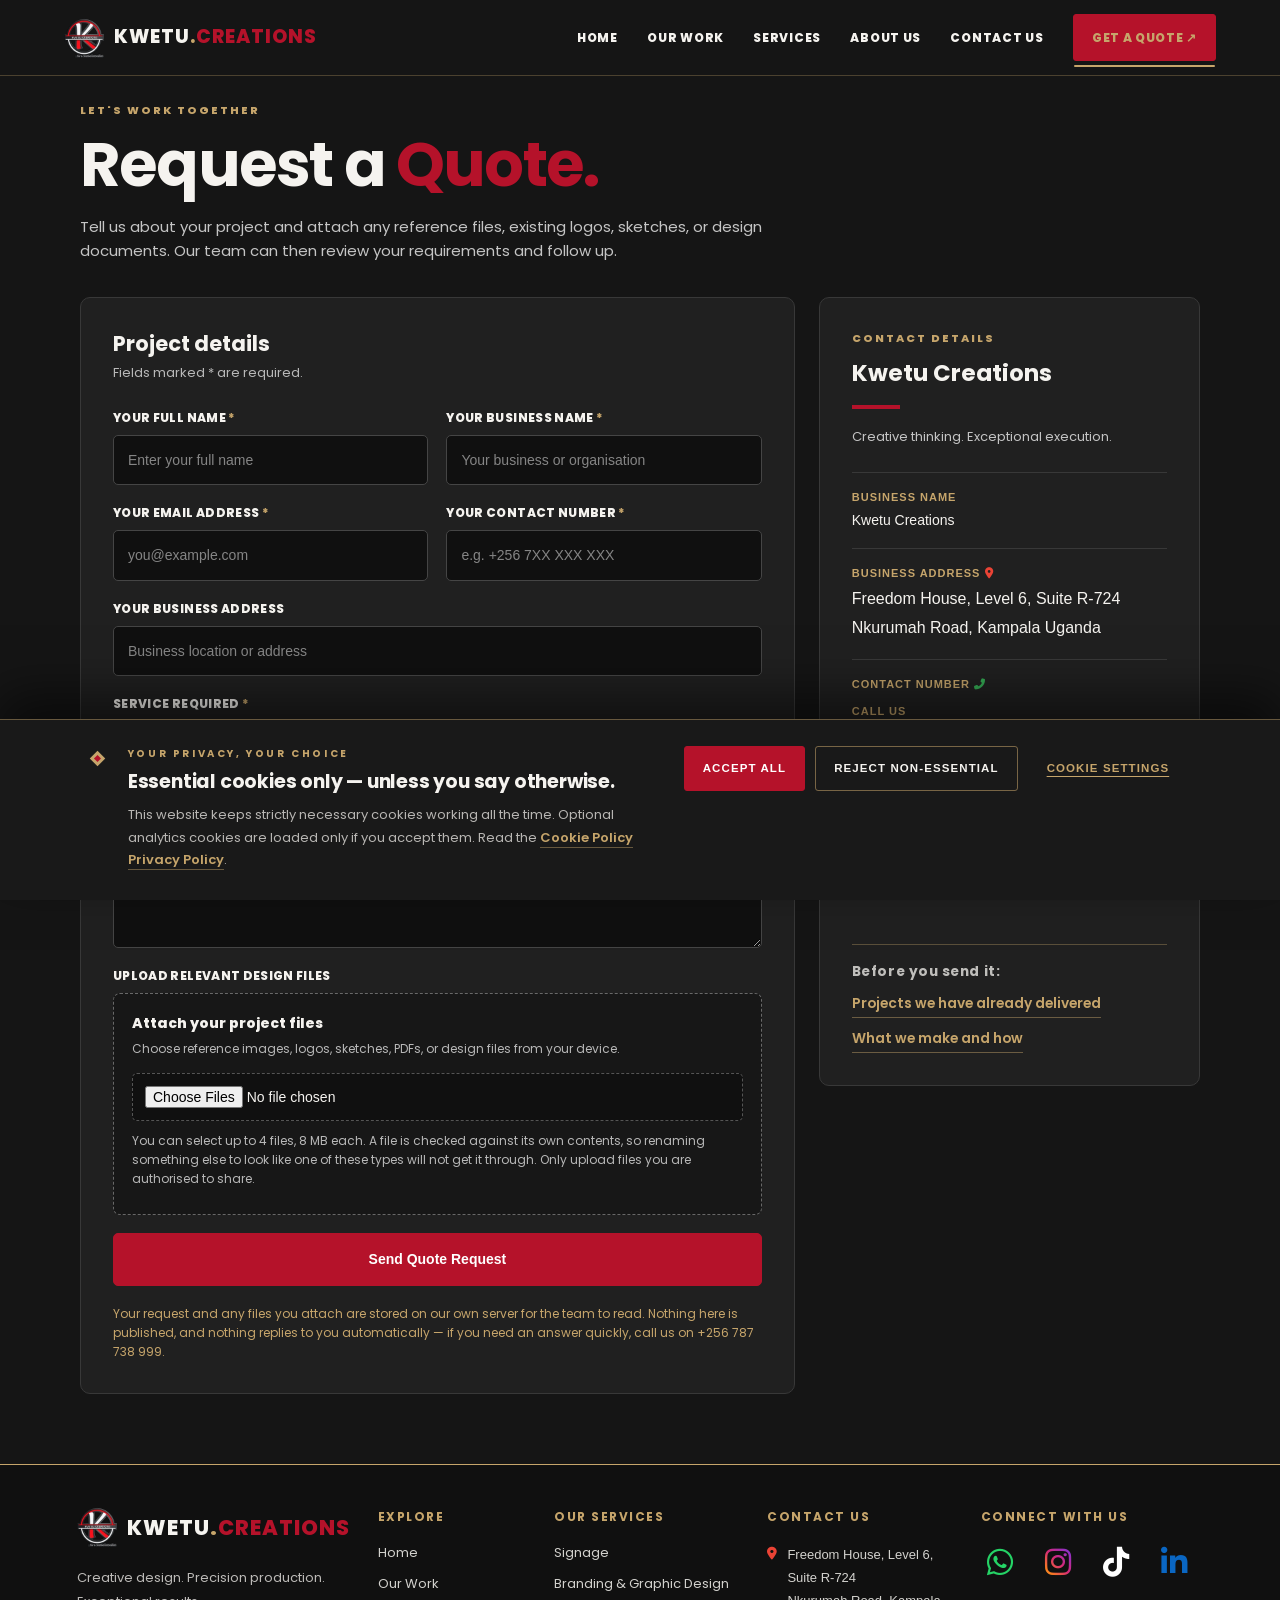
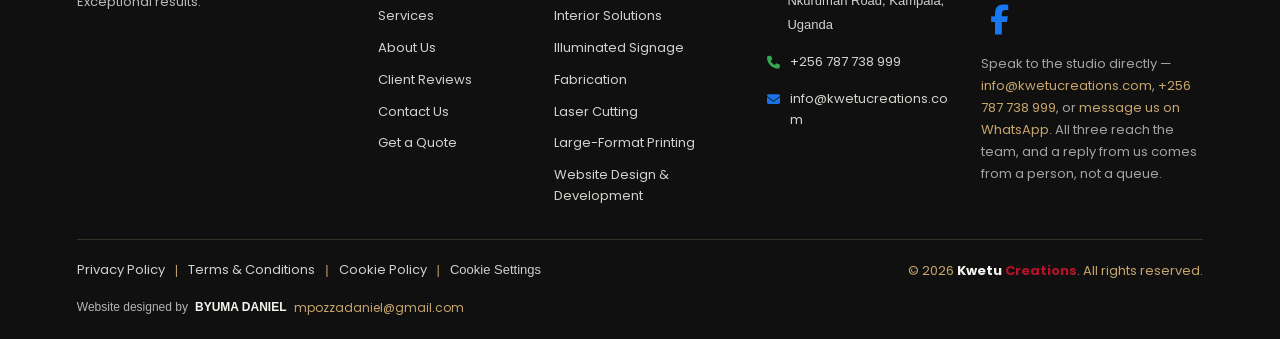
<file: quote-request.html>
<!DOCTYPE html>
<html lang="en">
<head>
  <meta charset="UTF-8">
  <meta name="viewport" content="width=device-width, initial-scale=1.0">
  <meta name="theme-color" content="#151515">
  <title>Request a Quote | Signage &amp; Branding Projects</title>  <!-- SEO:BEGIN -->
  <meta name="description" content="Tell Kwetu Creations about your signage, branding, laser cutting or interior project. Share sizes, materials and artwork for an accurate quote.">
  <!-- SEO:DOMAIN: tools/set-domain.php inserts the canonical link, og:url and og:image here -->
  <meta property="og:type" content="website">
  <meta property="og:site_name" content="Kwetu Creations">
  <meta property="og:locale" content="en_UG">
  <meta property="og:title" content="Request a Quote | Signage &amp; Branding Projects">
  <meta property="og:description" content="Tell Kwetu Creations about your signage, branding, laser cutting or interior project. Share sizes, materials and artwork for an accurate quote.">
  <meta name="twitter:card" content="summary">
  <meta name="twitter:title" content="Request a Quote | Signage &amp; Branding Projects">
  <meta name="twitter:description" content="Tell Kwetu Creations about your signage, branding, laser cutting or interior project. Share sizes, materials and artwork for an accurate quote.">
  <link rel="icon" type="image/png" sizes="32x32" href="images/logo/favicon-32.png?v=4">
  <link rel="apple-touch-icon" href="images/logo/apple-touch-icon.png?v=3">
  <!-- SEO:END -->
  <link rel="preconnect" href="https://fonts.googleapis.com">
  <link rel="preconnect" href="https://fonts.gstatic.com" crossorigin>
  <link rel="stylesheet"
        href="https://fonts.googleapis.com/css2?family=Poppins:wght@400;500;600;700;800&display=swap">
  <link rel="stylesheet" href="css/shared.css">
  
      <link rel="preload" as="style"
        href="https://cdnjs.cloudflare.com/ajax/libs/font-awesome/6.7.2/css/all.min.css"
        onload="this.onload=null;this.rel='stylesheet'">
    <noscript>
        <link rel="stylesheet"
            href="https://cdnjs.cloudflare.com/ajax/libs/font-awesome/6.7.2/css/all.min.css">
    </noscript>

  <style>
    :root {
      --red: #B5122A;
      --red-dark: #8F0E21;
      --gold: #C6A56B;
      --white: #F5F3EF;
      --black: #151515;
      --panel: #202020;
      --line: #383838;
      --muted: #B8B8B8;
    }

    * {
      box-sizing: border-box;   
      margin: 0;
      padding: 0;
    }

    html {
      scroll-behavior: smooth;
    }

    body {
      font-family: Arial, Helvetica, sans-serif;
      background: var(--black);
      color: var(--white);
      line-height: 1.6;
      min-height: 100vh;
      overflow-x: hidden;
    }

    a {
      color: inherit;
      text-decoration: none;
    }

    input,
    select,
    textarea,
    button {
      font: inherit;
    }

    a:focus-visible,
    input:focus-visible,
    select:focus-visible,
    textarea:focus-visible,
    button:focus-visible {
      outline: 2px solid var(--gold);
      outline-offset: 3px;
    }

    /* HEADER */

    .topbar {
      position: relative;
      display: flex;
      align-items: center;
      justify-content: space-between;
      gap: 18px;
      padding: 18px clamp(16px, 5vw, 70px);
      border-bottom: 1px solid #292929;
      background: rgba(11, 11, 11, .97);
    }

    .brand {
      font-size: clamp(15px, 2vw, 19px);
      font-weight: 800;
      letter-spacing: 1px;
      white-space: nowrap;
    }

    .brand span {
      color: var(--red);
    }

    .back {
      display: inline-flex;
      align-items: center;
      justify-content: center;
      gap: 7px;
      padding: 10px 15px;
      border: 1px solid #555;
      border-radius: 4px;
      font-size: 13px;
      font-weight: 700;
      transition: .2s ease;
      white-space: nowrap;
    }

    .back:hover {
      background: var(--red);
      border-color: var(--red);
    }

    /* PAGE INTRODUCTION */

    .page {
      width: min(1120px, 92%);
      margin: calc(var(--nav-h, 76px) + 26px) auto 70px;
    }

    .eyebrow {
      margin-bottom: 12px;
      color: var(--gold);
      font-size: 11px;
      font-weight: 800;
      letter-spacing: 2px;
      text-transform: uppercase;
    }

    h1 {
      margin-bottom: 16px;
      font-size: clamp(36px, 6vw, 62px);
      line-height: 1.08;
      letter-spacing: -1.8px;
      overflow-wrap: anywhere;
    }

    h1 span {
      color: var(--red);
    }

    .intro {
      max-width: 690px;
      margin-bottom: 34px;
      color: #c5c5c5;
      font-size: 15px;
    }

    /* MAIN LAYOUT */

    .layout {
      display: grid;
      grid-template-columns: minmax(0, 1.5fr) minmax(250px, .8fr);
      gap: 24px;
      align-items: start;
    }

    .panel {
      min-width: 0;
      padding: clamp(18px, 3vw, 32px);
      background: var(--panel);
      border: 1px solid var(--line);
      border-radius: 10px;
    }

    h2 {
      margin-bottom: 6px;
      font-size: 21px;
      line-height: 1.3;
    }

    .sub {
      margin-bottom: 24px;
      color: var(--muted);
      font-size: 13px;
    }

    /* FORM */

    .form {
      display: grid;
      grid-template-columns: repeat(2, minmax(0, 1fr));
      gap: 18px;
    }

    .field {
      display: flex;
      flex-direction: column;
      gap: 8px;
      min-width: 0;
    }

    .field.full {
      grid-column: 1 / -1;
    }

    label {
      color: var(--white);
      font-size: 12px;
      font-weight: 800;
      letter-spacing: .35px;
    }

    .required {
      color: var(--gold);
    }

    input,
    select,
    textarea {
      display: block;
      width: 100%;
      min-width: 0;
      padding: 13px 14px;
      border: 1px solid #454545;
      border-radius: 5px;
      background: #101010;
      color: var(--white);
      font-size: 14px;
    }

    input::placeholder,
    textarea::placeholder {
      color: #858585;
    }

    input:focus,
    select:focus,
    textarea:focus {
      border-color: var(--gold);
      outline: none;
      box-shadow: 0 0 0 2px rgba(198, 165, 107, .15);
    }

    select {
      cursor: pointer;
    }

    select option {
      background: #101010;
      color: var(--white);
    }

    textarea {
      min-height: 135px;
      resize: vertical;
    }

    /* FILE UPLOAD */

    .upload-box {
      padding: 18px;
      border: 1px dashed #686868;
      border-radius: 7px;
      background: #171717;
    }

    .upload-title {
      margin-bottom: 5px;
      font-size: 14px;
      font-weight: 800;
    }

    .hint,
    small {
      color: var(--muted);
      font-size: 12px;
      line-height: 1.6;
    }

    .upload-box input[type="file"] {
      margin: 14px 0 10px;
      padding: 12px;
      border: 1px dashed #555;
      background: #101010;
      cursor: pointer;
    }

    .file-list {
      margin-top: 8px;
      overflow-wrap: anywhere;
      color: var(--gold);
    }

    /* SUBMIT */

    .submit {
      grid-column: 1 / -1;
      width: 100%;
      min-height: 50px;
      padding: 14px 20px;
      border: 1px solid var(--red);
      border-radius: 5px;
      background: var(--red);
      color: #fff;
      font-size: 14px;
      font-weight: 800;
      cursor: pointer;
      transition: .2s ease;
    }

    .submit:hover {
      background: var(--red-dark);
      border-color: var(--gold);
    }

    .status {
      grid-column: 1 / -1;
      min-height: 20px;
      color: var(--gold);
      font-size: 12px;
      overflow-wrap: anywhere;
    }

    /* COMPANY DETAILS */

    .business-card {
      position: sticky;
      top: 20px;
    }

    .business-card h2 {
      font-size: 23px;
    }

    .tagline {
      margin-bottom: 24px;
      color: #c4c4c4;
      font-size: 13px;
    }

    .accent-line {
      width: 48px;
      height: 4px;
      margin: 16px 0 18px;
      background: var(--red);
    }

    .detail {
      display: flex;
      flex-direction: column;
      gap: 3px;
      padding: 16px 0;
      border-top: 1px solid var(--line);
    }

    .detail strong {
      color: var(--gold);
      font-size: 11px;
      letter-spacing: 1px;
      text-transform: uppercase;
    }

    /* Each glyph in the colour people already read it as — pin red, call green,
       WhatsApp's own green. The heading text stays gold; two classes and the
       element beat the single gold rule above, which the glyph inherits. */
    .detail strong .fa-map-marker-alt {
      color: #EA4335;
    }

    .detail strong .fa-phone-alt {
      color: #34A853;
    }

    .detail strong .fa-whatsapp {
      color: #25D366;
    }

    .detail span {
      font-size: 14px;
      overflow-wrap: anywhere;
    }

    .note {
      margin-top: 18px;
      color: var(--muted);
      font-size: 12px;
    }

   

    /* TABLETS */

    @media (max-width: 850px) {
      .layout {
        grid-template-columns: minmax(0, 1fr);
      }

      .business-card {
        position: static;
      }

      .page {
        margin-top: calc(var(--nav-h, 76px) + 24px);
      }

      .business-card .detail {
        padding: 13px 0;
      }
    }

    /* MOBILE PHONES */

    @media (max-width: 560px) {
      .topbar {
        padding: 15px 4%;
        gap: 10px;
      }

      .brand {
        font-size: 14px;
        letter-spacing: .4px;
      }

      .back {
        padding: 9px 10px;
        font-size: 11px;
      }

      .page {
        width: 92%;
        margin: calc(var(--nav-h, 76px) + 22px) auto 45px;
      }

      h1 {
        font-size: clamp(34px, 9vw, 46px);
        letter-spacing: -1px;
      }

      .intro {
        margin-bottom: 24px;
        font-size: 14px;
      }

      .layout {
        gap: 18px;
      }

      .panel {
        padding: 19px 15px;
        border-radius: 8px;
      }

      .form {
        grid-template-columns: minmax(0, 1fr);
        gap: 17px;
      }

      .field.full,
      .submit,
      .status {
        grid-column: auto;
      }

      input,
      select,
      textarea {
        padding: 13px 12px;
        font-size: 16px;
      }

      .upload-box {
        padding: 14px 12px;
      }

      .upload-box input[type="file"] {
        font-size: 13px;
      }

      .submit {
        min-height: 50px;
      }

      .business-card h2 {
        font-size: 21px;
      }
    }

    @media (max-width: 350px) {
      .topbar {
        align-items: flex-start;
        flex-direction: column;
      }

      .back {
        align-self: flex-start;
      }
    }

    @media (prefers-reduced-motion: reduce) {
      html {
        scroll-behavior: auto;
      }

      *,
      *::before,
      *::after {
        transition-duration: .01ms !important;
      }
    }
  </style>
</head>

<body>
 <div id="site-header">
  <!-- KWETU:CHROME:SITE-HEADER:BEGIN -->
  <header class="navbar">
      <a href="./" class="logo">
          <img class="logo-mark" src="images/logo/mark.webp?v=3" alt="" width="120" height="120">
          <span class="logo-kwetu">KWETU</span><span class="logo-dot">.</span>
          <span class="logo-creations">CREATIONS</span>
      </a>
  
      <button
          class="menu-toggle"
          id="menu-toggle"
          type="button"
          aria-label="Open navigation menu"
          aria-controls="main-navigation"
          aria-expanded="false">
          <span></span>
          <span></span>
          <span></span>
      </button>
  
      <nav class="nav-links" id="main-navigation" aria-label="Main navigation">
          <a href="./" data-page="index3.html">Home</a>
          <a href="portfolio.html" data-page="portfolio.html">Our Work</a>
          <a href="services.html" data-page="services.html">Services</a>
          <a href="about.html" data-page="about.html">About Us</a>
         <a href="contact.html" data-page="contact.html">Contact Us</a>
          <a href="quote-request.html" class="nav-quote" data-page="quote-request.html">Get a Quote ↗</a>
          
      </nav>
  </header>
  <!-- KWETU:CHROME:SITE-HEADER:END -->
</div>
  <main class="page">
    <p class="eyebrow">Let's work together</p>

    <h1>Request a <span>Quote.</span></h1>

    <p class="intro">
      Tell us about your project and attach any reference files,
      existing logos, sketches, or design documents. Our team can
      then review your requirements and follow up.
    </p>

    <div class="layout">
      <section class="panel">
        <h2>Project details</h2>
        <p class="sub">Fields marked * are required.</p>

        <form
          class="form"
          id="quoteForm"
          action="#"
          method="post"
          enctype="multipart/form-data"
          data-form-guard
          data-endpoint="backend/submit-enquiry.php"
          data-csrf-endpoint="backend/csrf-token.php"
          data-recipient="info@kwetucreations.com"
          data-subject="Quote request - Kwetu Creations"
        >
          <input type="hidden" name="kind" value="quote">

          <!-- Bot trap. A person never sees or fills this. -->
          <div class="guard-trap" aria-hidden="true">
            <label for="quote-website">Company website</label>
            <input type="text"
              id="quote-website"
              name="company_website"
              tabindex="-1"
              autocomplete="off"
            >
          </div>

          <div class="field">
            <label for="clientName">
              YOUR FULL NAME <span class="required">*</span>
            </label>
            <input
              id="clientName"
              name="clientName"
              type="text"
              required
              autocomplete="name"
              placeholder="Enter your full name"
            >
          </div>

          <div class="field">
            <label for="clientBusiness">
              YOUR BUSINESS NAME <span class="required">*</span>
            </label>
            <input
              id="clientBusiness"
              name="clientBusiness"
              type="text"
              required
              autocomplete="organization"
              placeholder="Your business or organisation"
            >
          </div>

          <div class="field">
            <label for="clientEmail">
              YOUR EMAIL ADDRESS <span class="required">*</span>
            </label>
            <input
              id="clientEmail"
              name="clientEmail"
              type="email"
              required
              autocomplete="email"
              placeholder="you@example.com"
            >
          </div>

          <div class="field">
            <label for="clientPhone">
              YOUR CONTACT NUMBER <span class="required">*</span>
            </label>
            <input
              id="clientPhone"
              name="clientPhone"
              type="tel"
              required
              autocomplete="tel"
              placeholder="e.g. +256 7XX XXX XXX"
            >
          </div>

          <div class="field full">
            <label for="clientAddress">YOUR BUSINESS ADDRESS</label>
            <input
              id="clientAddress"
              name="clientAddress"
              type="text"
              autocomplete="street-address"
              placeholder="Business location or address"
            >
          </div>

          <div class="field full">
            <label for="service">
              SERVICE REQUIRED <span class="required">*</span>
            </label>
            <select id="service" name="service" required>
              <option value="">Choose a service</option>
              <option value="Logo and brand identity">Logo and brand identity</option>
              <option value="Signage and door stickers">Signage and door stickers</option>
              <option value="Website design">Website design</option>
              <option value="Printing and graphic design">Printing and graphic design</option>
              <option value="Marketing materials">Marketing materials</option>
              <option value="Other creative project">Other creative project</option>
            </select>
          </div>

          <div class="field full">
            <label for="projectDetails">
              PROJECT DESCRIPTION <span class="required">*</span>
            </label>
            <textarea
              id="projectDetails"
              name="projectDetails"
              required
              placeholder="Describe what you need, quantities, dimensions, preferred colours, deadline, and other useful details."
            ></textarea>
          </div>

          <div class="field full">
            <label for="designFiles">UPLOAD RELEVANT DESIGN FILES</label>

            <div class="upload-box">
              <p class="upload-title">Attach your project files</p>

              <p class="hint">
                Choose reference images, logos, sketches, PDFs, or
                design files from your device.
              </p>

              <input
                id="designFiles"
                name="designFiles[]"
                type="file"
                multiple
                accept=".jpg,.jpeg,.png,.webp,.pdf,.svg,.ai,.eps,.psd,.zip,.doc,.docx"
                aria-describedby="fileHelp fileList"
              >

              <p class="hint" id="fileHelp">
                You can select up to 4 files, 8 MB each. A file is checked
                against its own contents, so renaming something else to look
                like one of these types will not get it through. Only upload
                files you are authorised to share.
              </p>

              <p class="hint file-list" id="fileList" aria-live="polite"></p>
            </div>
          </div>

          <button class="submit" type="submit">
            Send Quote Request
          </button>

          <p class="status" id="quoteMessage" role="status" aria-live="polite" data-form-status>
            Your request and any files you attach are stored on our own
            server for the team to read. Nothing here is published, and
            nothing replies to you automatically — if you need an answer
            quickly, call us on +256 787 738 999.
          </p>
        </form>
      </section>

      <aside class="panel business-card">
        <p class="eyebrow">Contact details</p>

        <h2>Kwetu Creations</h2>

        <div class="accent-line"></div>

        <p class="tagline">
          Creative thinking. Exceptional execution.
        </p>

        <div class="detail">
          <strong>Business name</strong>
          <span>Kwetu Creations</span>
        </div>

        <div class="detail">
          <strong>Business address <i class="fas fa-map-marker-alt" aria-hidden="true"></i></strong>
          
          <div class="contact-item">
              

              <address class="company-address">
                  
                  Freedom House, Level 6, Suite R-724<br>
                  Nkurumah Road, Kampala Uganda<br>
                  
              </address>
          </div>
        </div>

        <div class="detail">
          <strong>Contact number  <i class="fas fa-phone-alt" aria-hidden="true"></i>
          </strong>
         <div class="contact-item">
          

          <div>
              <strong>Call Us</strong><br>
              <a href="tel:+256787738999" class="contact-link">
                  +256 787 738 999
            </a>
    </div>
</div>
        </div>

        <div class="detail">
          <strong>Email address</strong>
          <span><a href="mailto:info@kwetucreations.com" class="contact-link">info@kwetucreations.com</a></span>
        </div>

        <div class="detail">
          <strong>WhatsApp <i class="fa-brands fa-whatsapp" aria-hidden="true"></i></strong>
          <span><a href="https://wa.me/256787738999?text=Hello%20Kwetu%20Creations%2C%20I%20would%20like%20to%20ask%20about%20your%20services."
                 target="_blank" rel="noopener" class="contact-link">+256 787 738 999</a></span>
        </div>

        <p class="related-links related-links--stacked">
            <span>Before you send it:</span>
            <a href="portfolio.html">Projects we have already delivered</a>
            <a href="services.html">What we make and how</a>
        </p>

        
      </aside>
    </div>
  </main>

  <div id="site-footer">
  <!-- KWETU:CHROME:SITE-FOOTER:BEGIN -->
  <footer class="site-footer">
  
      <div class="footer-top">
          <div class="footer-brand">
              <a href="./" class="footer-logo">
                  <img class="footer-logo-mark" src="images/logo/mark.webp?v=3" alt="" width="120" height="120">
                  <span class="logo-kwetu">KWETU</span><span class="logo-dot">.</span>
                  <span class="logo-creations">CREATIONS</span>
              </a>
  
              <p class="footer-tagline">
                  Creative design. Precision production. Exceptional results.
              </p>
          </div>
  
          <div class="footer-explore">
              <h3>EXPLORE</h3>
              <a href="./" data-page="index3.html">Home</a>
              <a href="portfolio.html" data-page="portfolio.html">Our Work</a>
              <a href="services.html" data-page="services.html">Services</a>
              <a href="about.html" data-page="about.html">About Us</a>
              <a href="testimonials.html" data-page="testimonials.html">Client Reviews</a>
              <a href="contact.html" data-page="contact.html">Contact Us</a>
              <a href="quote-request.html" data-page="quote-request.html">Get a Quote</a>
          </div>
          <div class="footer-services">
                  <h3>OUR SERVICES</h3>
                  <a href="services.html#signage">Signage</a>
                  <a href="services.html#branding">Branding &amp; Graphic Design</a>
                  <a href="services.html#interiors">Interior Solutions</a>
                  <a href="services.html#illuminated-signage">Illuminated Signage</a>
                  <a href="services.html#fabrication">Fabrication</a>
                  <a href="services.html#laser-cutting">Laser Cutting</a>
                  <a href="services.html#large-format-printing">Large-Format Printing</a>
                  <a href="services.html#web-design">Website Design &amp; Development</a>
              </div>
  
              <div class="footer-contact">
                  <h3>CONTACT US</h3>
  
              <div class="footer-contact-item">
                  <i class="fa-solid fa-location-dot" aria-hidden="true"></i>
                  <address>
                      Freedom House, Level 6, Suite R-724<br>
                      Nkurumah Road, Kampala, Uganda
                     
                  </address>
              </div>
  
              <div class="footer-contact-item">
                  <i class="fa-solid fa-phone" aria-hidden="true"></i>
                  <a href="tel:+256787738999">+256 787 738 999</a>
              </div>
              
              <div class="footer-contact-item">
                  <i class="fas fa-envelope" aria-hidden="true"></i>
                  <a href="mailto:info@kwetucreations.com">
                      info@kwetucreations.com
                  </a>
              </div>
  
          </div>
  
          <div class="footer-social">
              <h3>CONNECT WITH US</h3>
  
              <div class="social-icons-container">
                  <a class="icon-link whatsapp"
                     href="https://wa.me/256787738999?text=Hello%20Kwetu%20Creations%2C%20I%20would%20like%20to%20ask%20about%20your%20services."
                     target="_blank" rel="noopener"
                     aria-label="Message the studio on WhatsApp"
                     title="Message the studio on WhatsApp">
                      <i class="fa-brands fa-whatsapp" aria-hidden="true"></i>
                  </a>
                  <span class="icon-link instagram" role="img"
                        aria-label="Instagram" title="Instagram">
                      <i class="fa-brands fa-instagram" aria-hidden="true"></i>
                  </span>
                  <span class="icon-link tiktok" role="img"
                        aria-label="TikTok" title="TikTok">
                      <i class="fa-brands fa-tiktok" aria-hidden="true"></i>
                  </span>
                  <span class="icon-link linkedin" role="img"
                        aria-label="LinkedIn" title="LinkedIn">
                      <i class="fa-brands fa-linkedin-in" aria-hidden="true"></i>
                  </span>
                  <span class="icon-link facebook" role="img"
                        aria-label="Facebook" title="Facebook">
                      <i class="fa-brands fa-facebook-f" aria-hidden="true"></i>
                  </span>
              </div>
  
              <p class="footer-social-note">
                  Speak to the studio directly —
                  <a href="mailto:info@kwetucreations.com">info@kwetucreations.com</a>,
                  <a href="tel:+256787738999">+256 787 738 999</a>,
                  or
                  <a href="https://wa.me/256787738999?text=Hello%20Kwetu%20Creations%2C%20I%20would%20like%20to%20ask%20about%20your%20services."
                     target="_blank" rel="noopener">message us on WhatsApp</a>.
                  All three reach the team, and a reply from us comes from a
                  person, not a queue.
              </p>
  
          </div>
          
      </div>
  
      <div class="footer-bottom">
          <div class="footer-legal-links">
              <a href="privacy-policy.html">Privacy Policy</a>
              <span>|</span>
              <a href="terms-and-conditions.html">Terms &amp; Conditions</a>
              <span>|</span>
              <a href="cookie-policy.html">Cookie Policy</a>
              <span>|</span>
              <button type="button" data-cookie-settings
                      aria-haspopup="dialog">Cookie Settings</button>
          </div>
  
          <p class="footer-copyright">
              &copy; <span id="year"></span>
              <span class="footer-kwetu">Kwetu</span>
              <span class="footer-creations">Creations</span>.
              All rights reserved.
          </p>
  
          <div class="footer-designer">
              <span>Website designed by</span>
              <strong>BYUMA DANIEL</strong>
              <a href="https://mail.google.com/mail/?view=cm&amp;fs=1&amp;to=mpozzadaniel@gmail.com"
                 target="_blank" rel="noopener noreferrer">
                  mpozzadaniel@gmail.com
              </a>
          </div>
      </div>
  
  </footer>
  <!-- KWETU:CHROME:SITE-FOOTER:END -->
</div>

  <script>
    // The chosen files are listed so the visitor can see what they are
    // about to send. The files go with the form — this line is only a
    // running total, not an instruction to email them separately.
    const fileInput = document.getElementById('designFiles');
    const fileList = document.getElementById('fileList');

    fileInput.addEventListener('change', function () {
      const files = Array.from(this.files);

      if (files.length === 0) {
        fileList.textContent = '';
        return;
      }

      const totalMB = (files.reduce(
        (total, file) => total + file.size,
        0
      ) / (1024 * 1024)).toFixed(2);

      fileList.textContent =
        `${files.length} ${files.length === 1 ? 'file' : 'files'} chosen · ${totalMB} MB, sent with this form.`;
    });
  </script>

  <script src="script.js"></script>
  <script src="cookie-consent.js"></script>
  <script src="form-guard.js"></script>
</body>
</html>
</file>
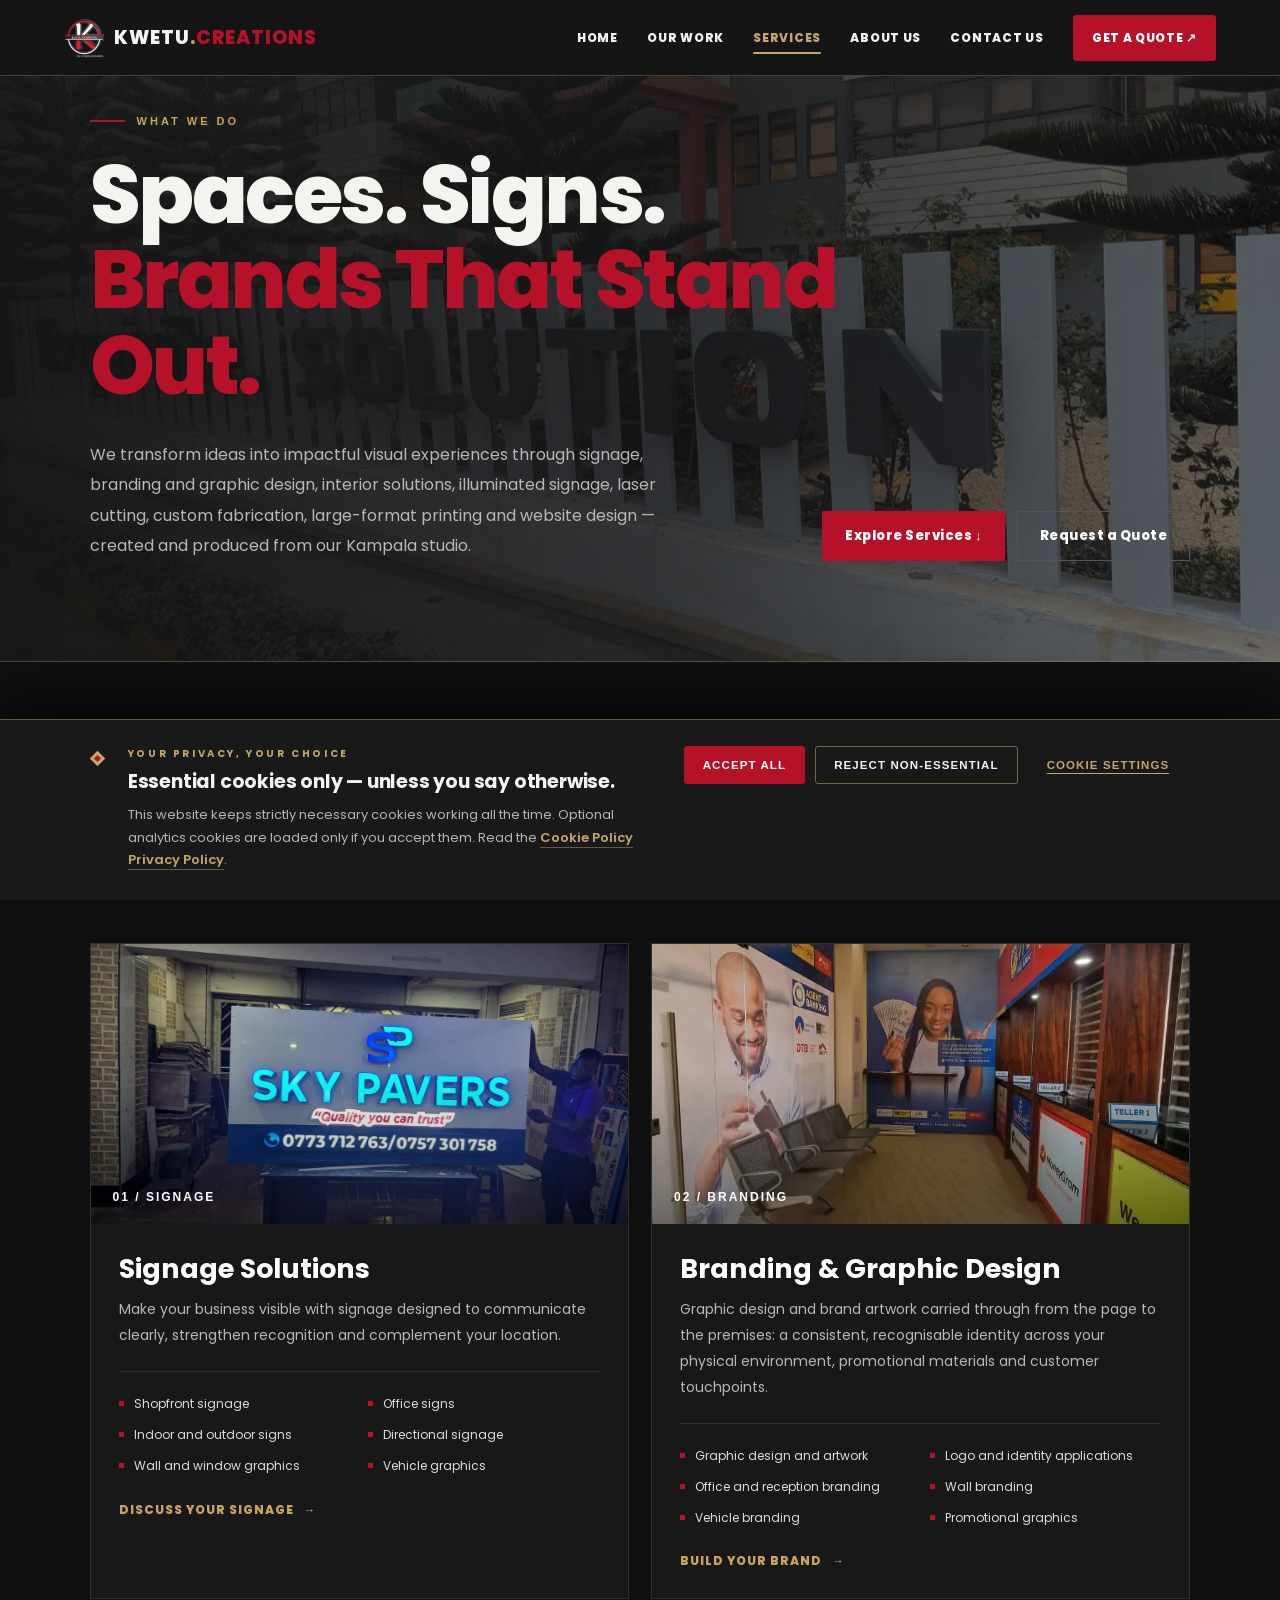
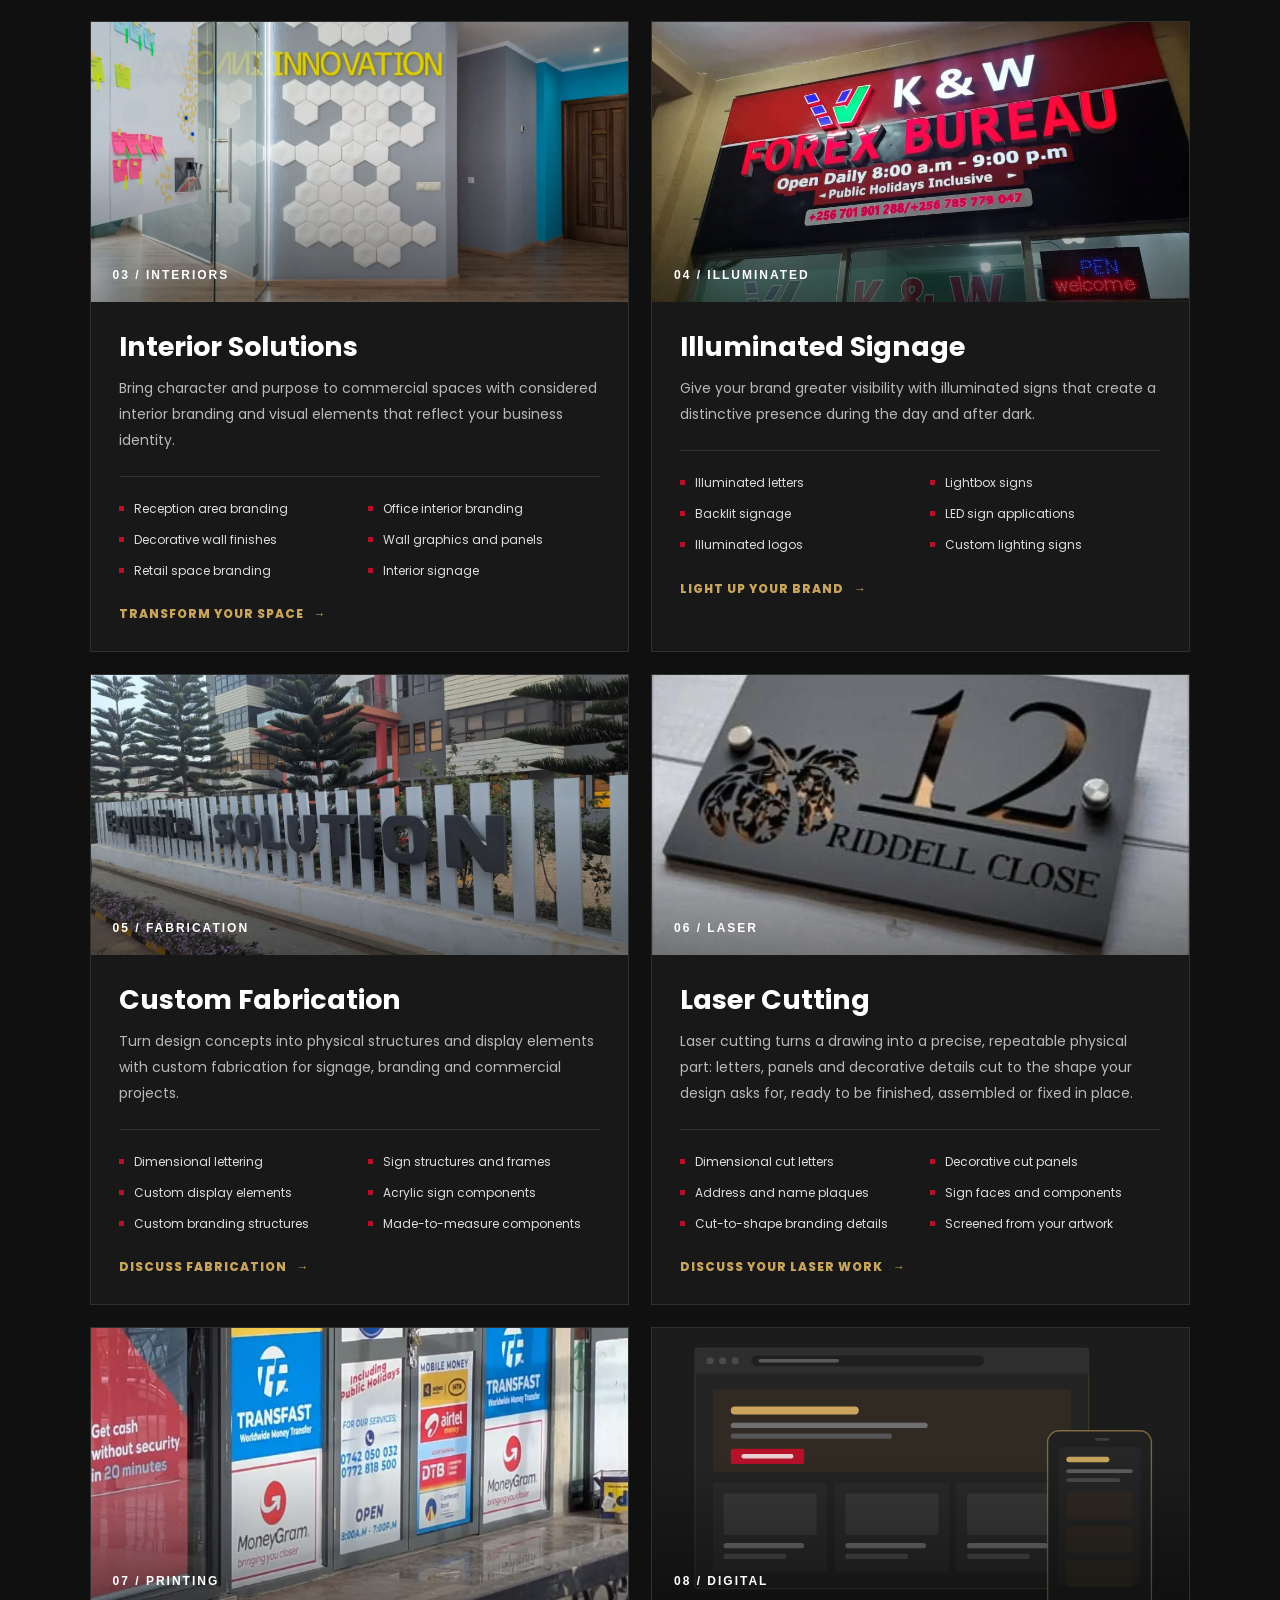
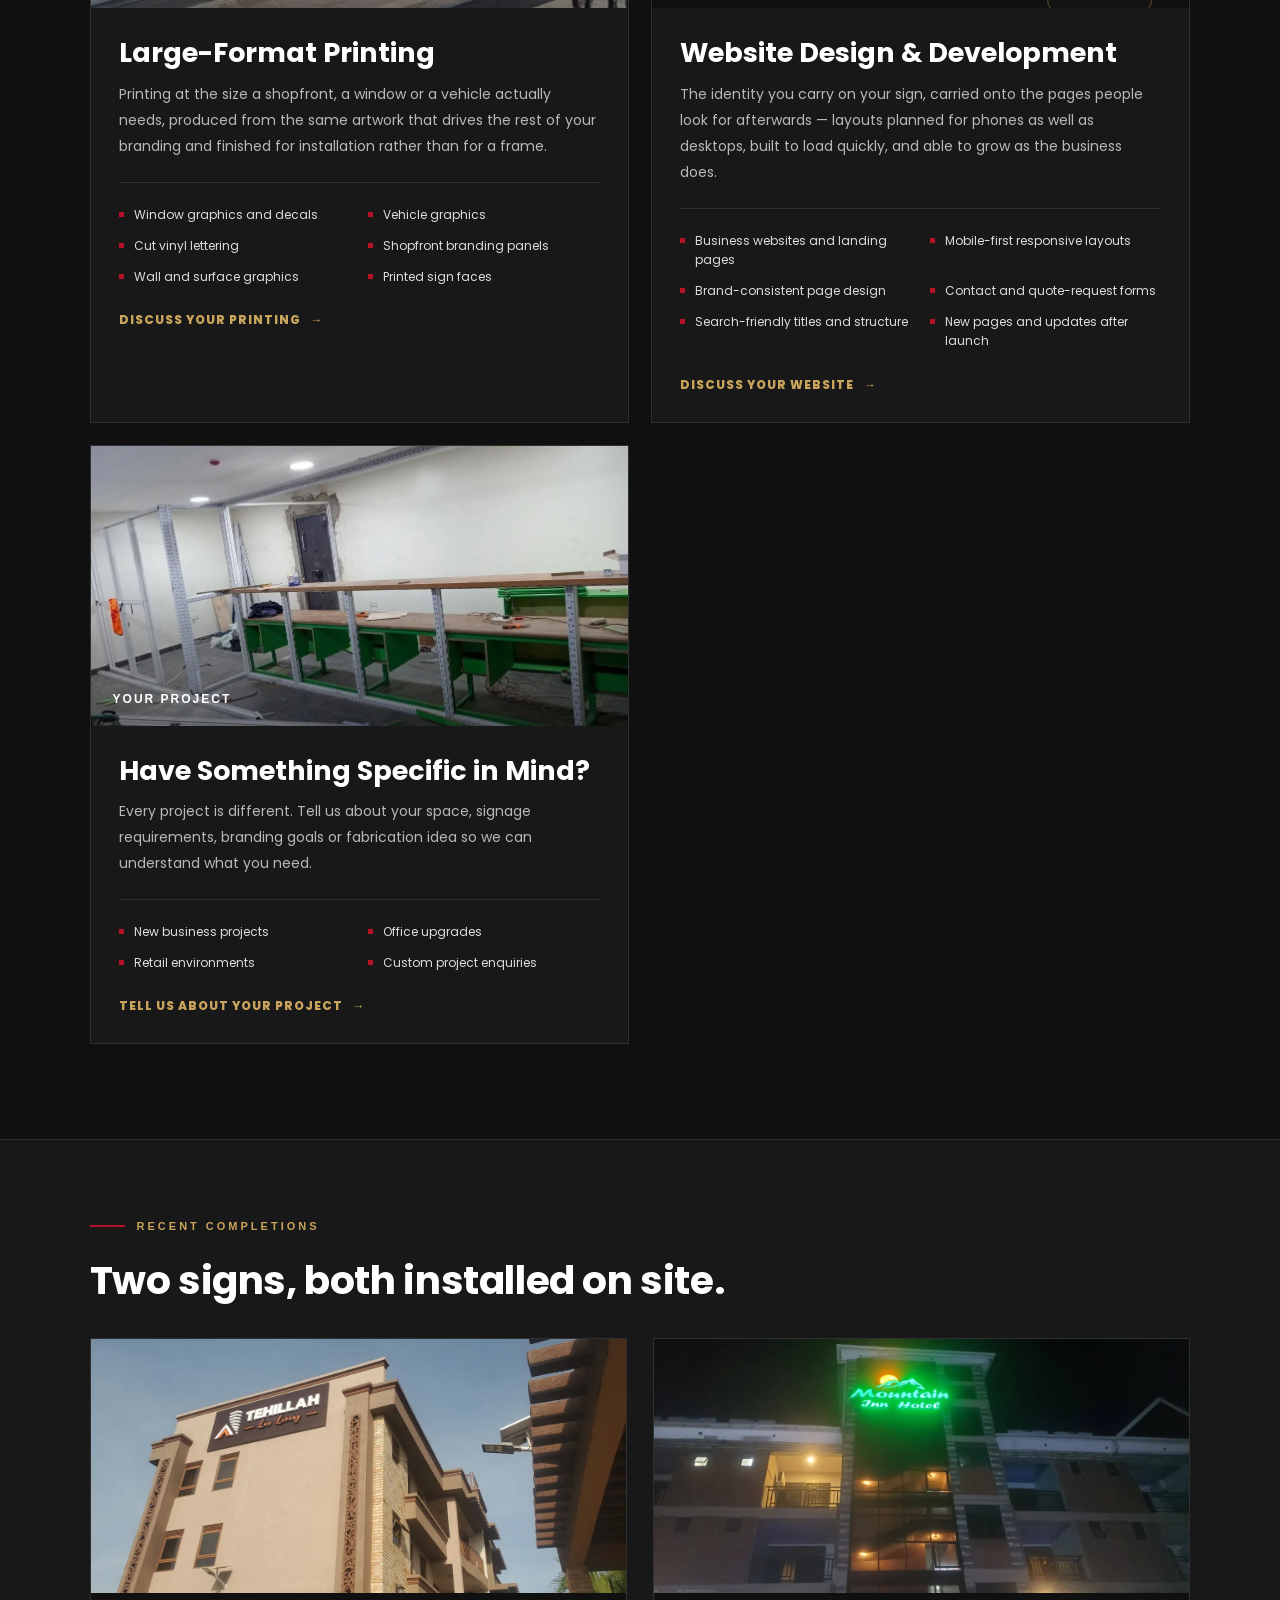
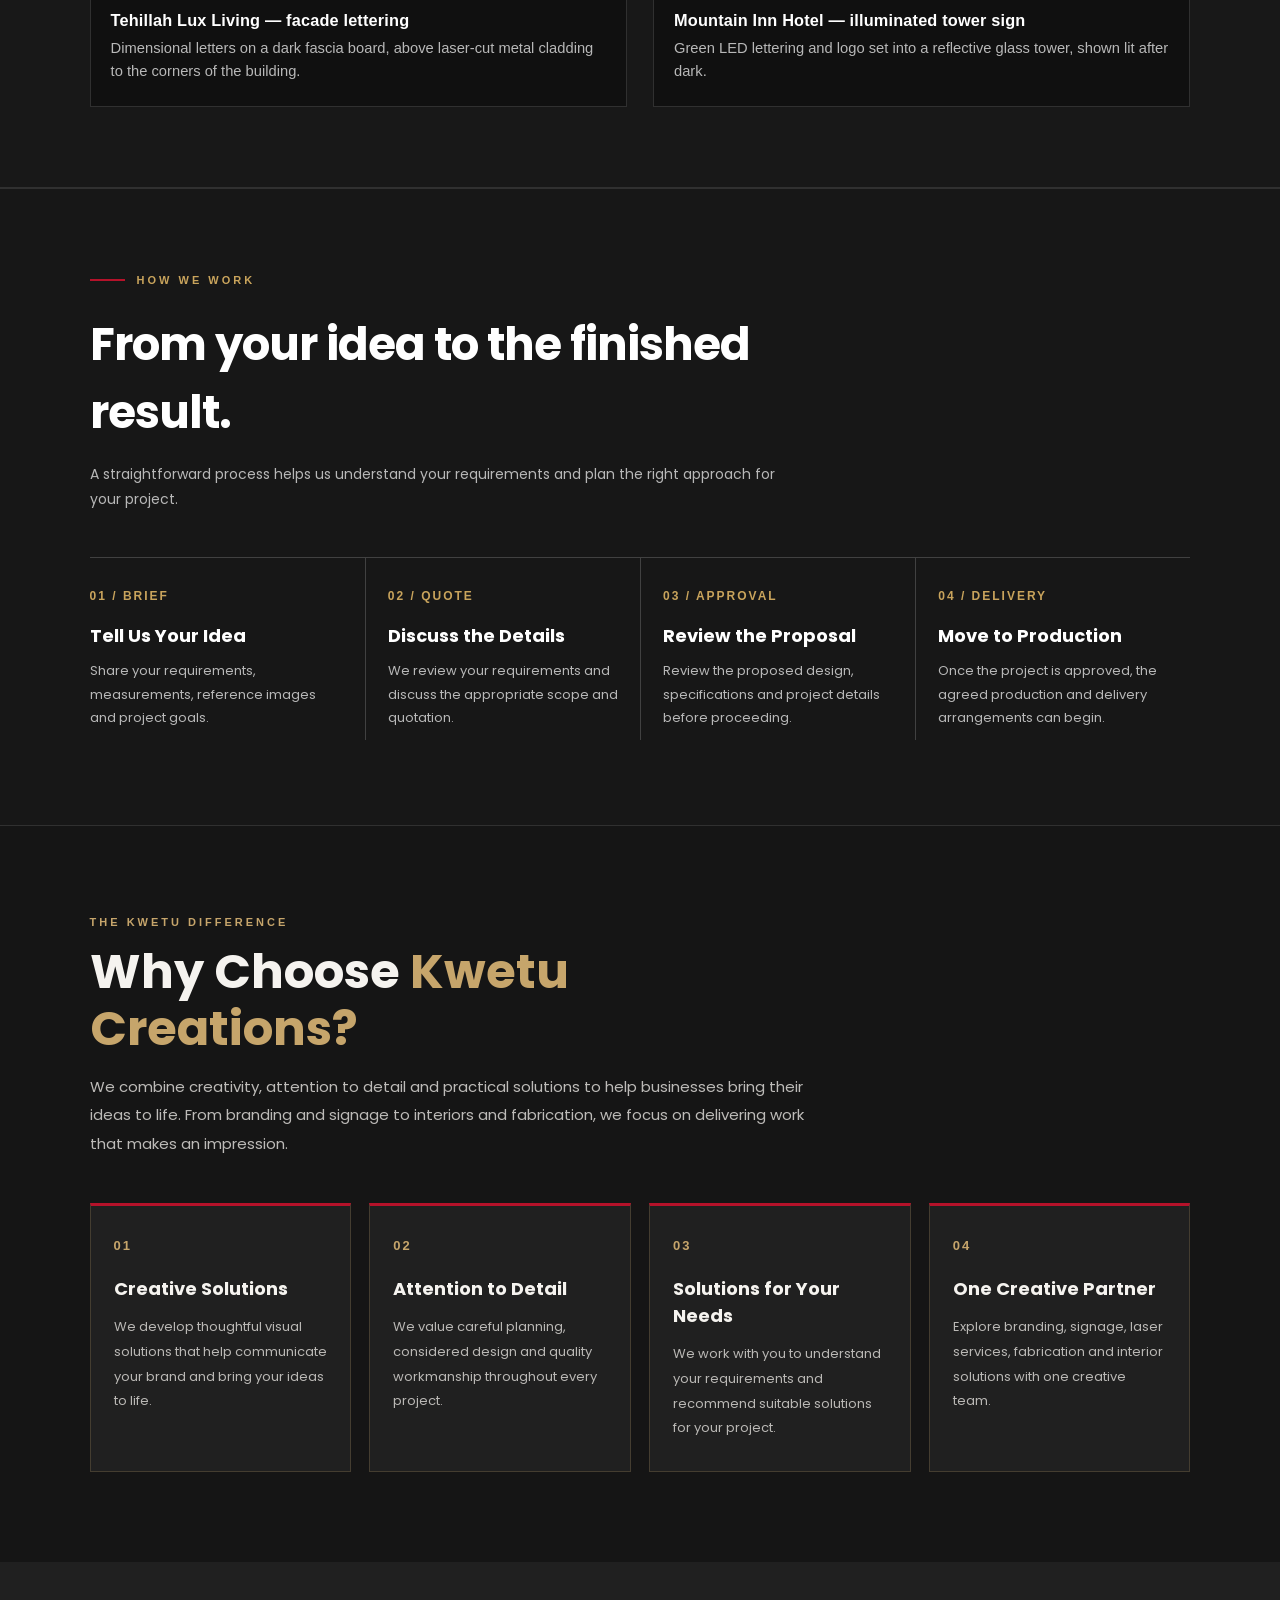
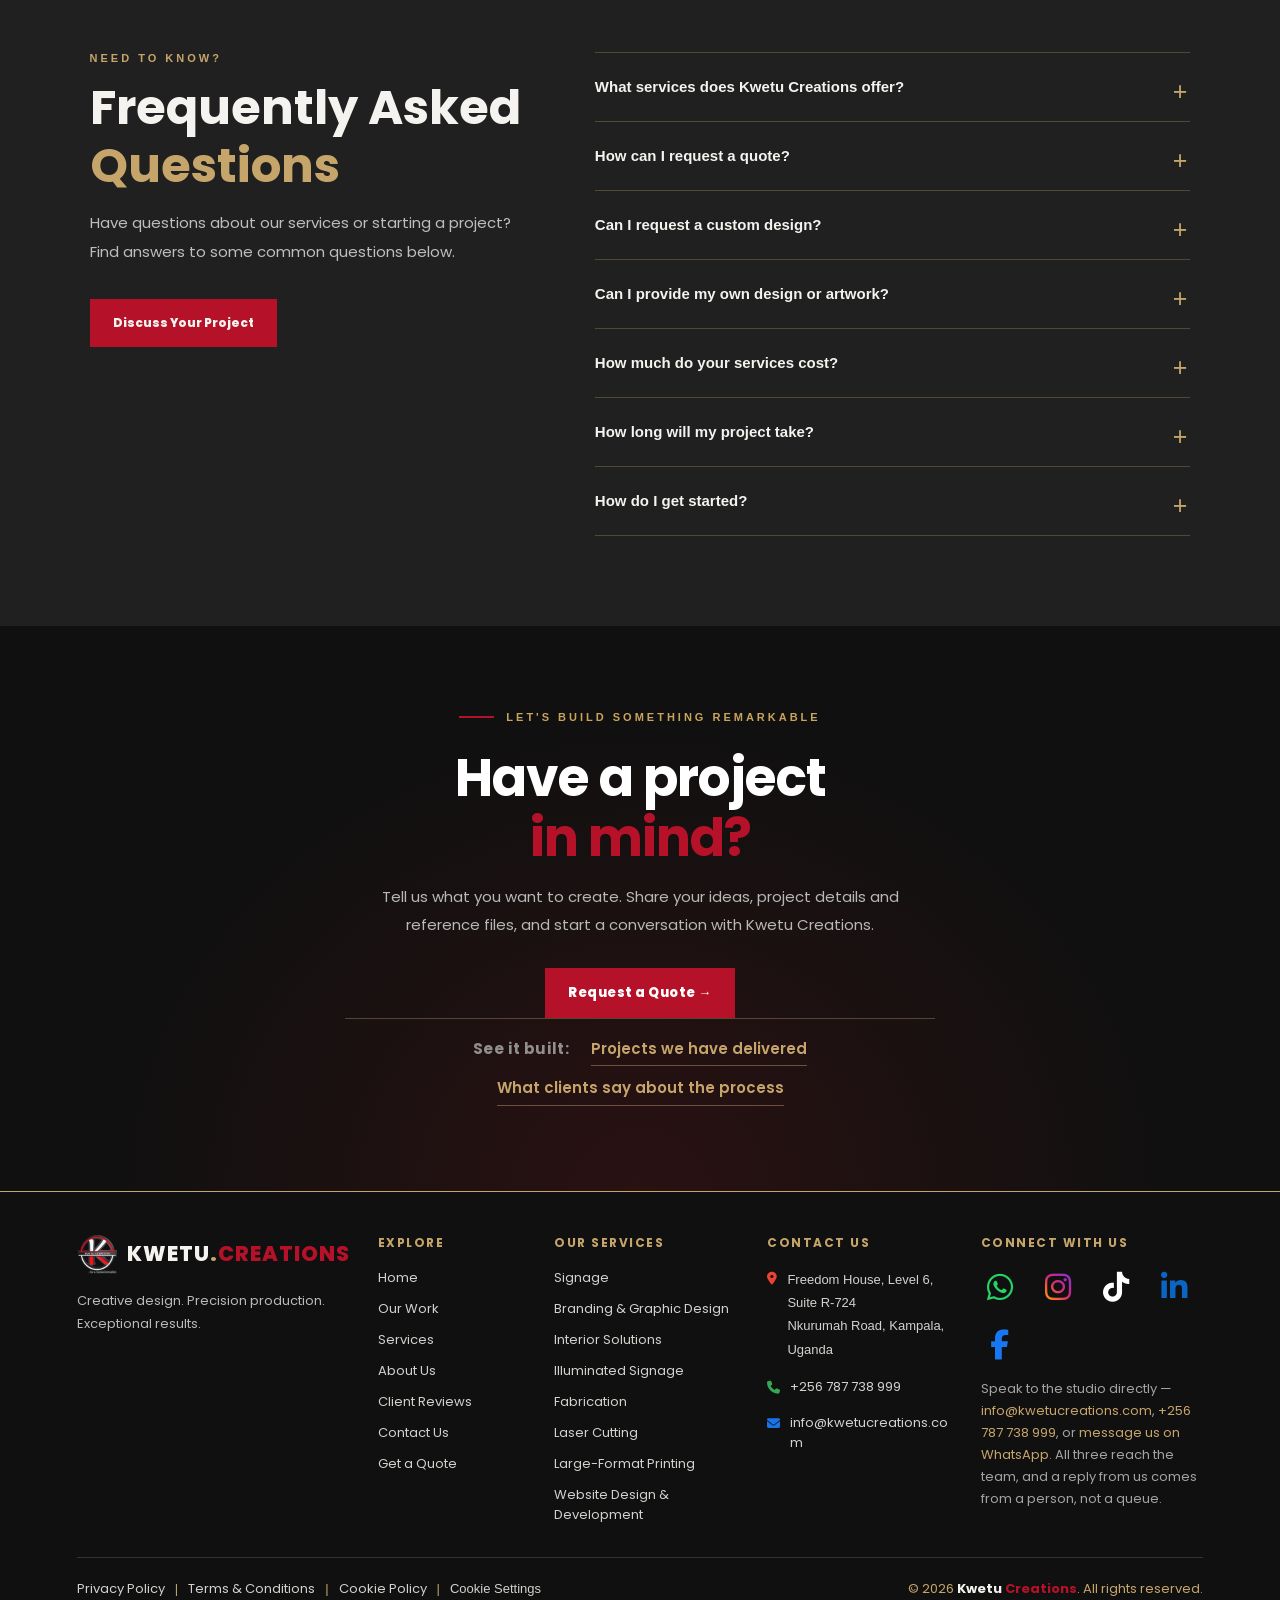
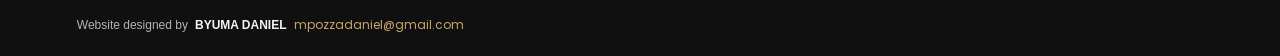
<file: services.html>
<!DOCTYPE html>
<html lang="en">
<head>
    <meta charset="UTF-8">
    <meta name="viewport" content="width=device-width, initial-scale=1.0">

    <title>Services | Signage, Branding, Interiors &amp; Web Design</title>  <!-- SEO:BEGIN -->
  <meta name="description" content="Signage, branding, interiors, illuminated signs, laser cutting, fabrication, large-format printing and website design — all from one Kampala studio.">
  <!-- SEO:DOMAIN: tools/set-domain.php inserts the canonical link, og:url and og:image here -->
  <meta property="og:type" content="website">
  <meta property="og:site_name" content="Kwetu Creations">
  <meta property="og:locale" content="en_UG">
  <meta property="og:title" content="Services | Signage, Branding, Interiors &amp; Web Design">
  <meta property="og:description" content="Signage, branding, interiors, illuminated signs, laser cutting, fabrication, large-format printing and website design — all from one Kampala studio.">
  <meta name="twitter:card" content="summary">
  <meta name="twitter:title" content="Services | Signage, Branding, Interiors &amp; Web Design">
  <meta name="twitter:description" content="Signage, branding, interiors, illuminated signs, laser cutting, fabrication, large-format printing and website design — all from one Kampala studio.">
  <link rel="icon" type="image/png" sizes="32x32" href="images/logo/favicon-32.png?v=4">
  <link rel="apple-touch-icon" href="images/logo/apple-touch-icon.png?v=3">
  <!-- SEO:END -->

    <link rel="preconnect" href="https://fonts.googleapis.com">
    <link rel="preconnect" href="https://fonts.gstatic.com" crossorigin>
    <link rel="stylesheet"
        href="https://fonts.googleapis.com/css2?family=Poppins:wght@400;500;600;700;800&display=swap">
    <link rel="stylesheet" href="css/shared.css">

        <link rel="preload" as="style"
        href="https://cdnjs.cloudflare.com/ajax/libs/font-awesome/6.7.2/css/all.min.css"
        onload="this.onload=null;this.rel='stylesheet'">
    <noscript>
        <link rel="stylesheet"
            href="https://cdnjs.cloudflare.com/ajax/libs/font-awesome/6.7.2/css/all.min.css">
    </noscript>

    <style>
        :root {
            --service-black: #101010;
            --service-panel: #181818;
            --service-white: #ffffff;
            --service-muted: #b8b8b8;
            --service-red: #B5122A;
            --service-gold: #c9a45c;
            --service-border: #303030;
        }
     
        * {
            box-sizing: border-box;
        }

        body {
            margin: 0;
            background: var(--service-black);
            color: var(--service-white);
            font-family: Arial, Helvetica, sans-serif;
        }

        a {
            -webkit-tap-highlight-color: transparent;
        }

        .services-page {
            overflow: hidden;
        }

        /* HERO */

        
        
       
/* ========================================
   KWETU CREATIONS — PREMIUM SERVICES HERO
======================================== */

.services-hero {
    position: relative;
    isolation: isolate;
    overflow: hidden;
    padding: 115px 7% 100px;
    background:
        linear-gradient(
            90deg,
            rgba(21, 21, 21, 0.96) 0%,
            rgba(21, 21, 21, 0.82) 52%,
            rgba(21, 21, 21, 0.48) 100%
        ),
        url("images/webp/melt.webp") center / cover no-repeat;
    border-bottom: 1px solid rgba(198, 165, 107, 0.35);
}

.services-hero-inner {
    position: relative;
    z-index: 1;
    max-width: 1250px;
    margin: 0 auto;
}

.services-eyebrow {
    display: flex;
    align-items: center;
    gap: 12px;
    margin-bottom: 25px;
    color: #C6A56B;
    font-size: 11px;
    font-weight: 800;
    letter-spacing: 3px;
    text-transform: uppercase;
}

.services-eyebrow::before {
    content: "";
    flex: 0 0 35px;
    width: 35px;
    height: 2px;
    background: #B5122A;
}

.services-hero h1 {
    max-width: 950px;
    margin: 0;
    color: #F5F3EF;
    font-size: clamp(40px, 6.5vw, 78px);
    line-height: 1.08;
    letter-spacing: -2px;
    font-weight: 800;
}

.services-hero h1 span {
    color: #B5122A;
}

.services-hero-bottom {
    display: flex;
    justify-content: space-between;
    align-items: flex-end;
    flex-wrap: wrap;
    gap: 30px;
    margin-top: 30px;
}

.services-hero-bottom p {
    max-width: 590px;
    margin: 0;
    color: rgba(245, 243, 239, 0.82);
    font-size: 15px;
    line-height: 1.9;
}

.services-hero-actions {
    display: flex;
    flex-wrap: wrap;
    gap: 12px;
}

.service-button {
    display: inline-flex;
    align-items: center;
    justify-content: center;
    min-height: 49px;
    padding: 14px 22px;
    font-size: 12px;
    font-weight: 800;
    letter-spacing: 0.5px;
    text-decoration: none;
    transition:
        background 0.25s ease,
        color 0.25s ease,
        border-color 0.25s ease,
        transform 0.25s ease;
}

                .service-button:hover {
                    transform: translateY(-2px);
                }

                .service-button-primary {
                    background: #B5122A;
                    color: #F5F3EF;
                    border: 1px solid #B5122A;
                }

                .service-button-primary:hover {
                    background: #C6A56B;
                    border-color: #C6A56B;
                    color: #151515;
                }

                .service-button-secondary {
                    background: rgba(21, 21, 21, 0.35);
                    color: #F5F3EF;
                    border: 1px solid rgba(245, 243, 239, 0.4);
                }

                .service-button-secondary:hover {
                    border-color: #C6A56B;
                    color: #C6A56B;
                }

                @media (max-width: 900px) {
                    .services-hero {
                        padding-top: calc(var(--nav-h, 76px) + 26px);
                        padding-bottom: 80px;
                    }

                    .services-hero-bottom {
                        align-items: flex-start;
                        flex-direction: column;
                    }
                }

            @media (max-width: 600px) {
                .services-hero {
                    padding: calc(var(--nav-h, 76px) + 26px) 5% 65px;
                    background-position: 60% center;
                }

            .services-hero h1 {
                font-size: clamp(36px, 9vw, 52px);
                letter-spacing: -1.3px;
            }

            .services-hero-bottom {
                gap: 24px;
            }

            .services-hero-actions {
                width: 100%;
            }

            .services-hero-actions .service-button {
                flex: 1 1 145px;
                padding: 13px 12px;
                text-align: center;
            }
        }


        .services-hero-inner {
            max-width: 1250px;
            margin: 0 auto;
        }

        .services-eyebrow {
            display: flex;
            align-items: center;
            gap: 12px;
            color: var(--service-gold);
            font-size: 11px;
            font-weight: 800;
            letter-spacing: 3px;
            text-transform: uppercase;
            margin-bottom: 25px;
        }

        .services-eyebrow::before {
            content: "";
            width: 35px;
            height: 2px;
            background: var(--service-red);
        }

        .services-hero h1 {
            max-width: 900px;
            margin: 0;
            font-size: clamp(42px, 7vw, 82px);
            line-height: 1.04;
            letter-spacing: -2.5px;
            font-weight: 800;
        }

        .services-hero h1 span {
            color: var(--service-red);
        }

        .services-hero-bottom {
            display: flex;
            justify-content: space-between;
            align-items: flex-end;
            flex-wrap: wrap;
            gap: 30px;
            margin-top: 32px;
        }

        .services-hero-bottom p {
            max-width: 600px;
            margin: 0;
            color: var(--service-muted);
            font-size: 16px;
            line-height: 1.9;
        }

        .services-hero-actions {
            display: flex;
            gap: 12px;
            flex-wrap: wrap;
        }

        .service-button {
            display: inline-flex;
            align-items: center;
            justify-content: center;
            min-height: 49px;
            padding: 14px 22px;
            text-decoration: none;
            font-size: 13px;
            font-weight: 800;
            transition: 0.25s ease;
        }

        .service-button-primary {
            background: var(--service-red);
            color: #ffffff;
            border: 1px solid var(--service-red);
        }

        .service-button-primary:hover {
            background: var(--service-gold);
            border-color: var(--service-gold);
            color: #101010;
        }

        .service-button-secondary {
            background: transparent;
            color: #ffffff;
            border: 1px solid #555555;
        }

        .service-button-secondary:hover {
            border-color: var(--service-gold);
            color: var(--service-gold);
        }

        /* SERVICE INTRODUCTION */

        .services-intro {
            padding: 75px 7% 35px;
        }

        .services-intro-inner {
            max-width: 1250px;
            margin: 0 auto;
            display: flex;
            justify-content: space-between;
            align-items: flex-end;
            gap: 25px;
        }

        .services-intro h2 {
            max-width: 650px;
            margin: 12px 0 0;
            font-size: clamp(29px, 4vw, 43px);
            line-height: 1.2;
            letter-spacing: -1px;
        }

        .services-intro p {
            max-width: 390px;
            margin: 0;
            color: var(--service-muted);
            font-size: 14px;
            line-height: 1.8;
        }

        /* SERVICE CARDS */

        .services-catalogue {
            padding: 30px 7% 95px;
        }

        .services-grid {
            max-width: 1250px;
            margin: 0 auto;
            display: grid;
            grid-template-columns: repeat(2, minmax(0, 1fr));
            gap: 22px;
        }

        .service-card {
            min-width: 0;
            background: var(--service-panel);
            border: 1px solid var(--service-border);
            transition: border-color 0.3s ease,
                        transform 0.3s ease;
        }

        .service-card:hover {
            border-color: var(--service-gold);
            transform: translateY(-4px);
        }

        .service-card-image {
            position: relative;
            height: 280px;
            overflow: hidden;
            background: #242424;
        }

        .service-card-image img {
            display: block;
            width: 100%;
            height: 100%;
            object-fit: cover;
            transition: transform 0.55s ease;
        }

        .service-card:hover .service-card-image img {
            transform: scale(1.045);
        }

        .service-card-image::after {
            content: "";
            position: absolute;
            inset: 45% 0 0;
            background: linear-gradient(
                to bottom,
                transparent,
                rgba(0, 0, 0, 0.45)
            );
            pointer-events: none;
        }

        .service-card-number {
            position: absolute;
            z-index: 1;
            left: 22px;
            bottom: 20px;
            color: #ffffff;
            font-size: 12px;
            font-weight: 800;
            letter-spacing: 2px;
        }

        .service-card-content {
            padding: 28px;
        }

        .service-card-content h3 {
            margin: 0 0 12px;
            font-size: clamp(21px, 2.5vw, 27px);
            line-height: 1.25;
        }

        .service-card-content > p {
            margin: 0;
            color: var(--service-muted);
            font-size: 14px;
            line-height: 1.85;
        }

        .service-list {
            display: grid;
            grid-template-columns: repeat(2, minmax(0, 1fr));
            gap: 12px 18px;
            list-style: none;
            padding: 22px 0 0;
            margin: 22px 0 0;
            border-top: 1px solid var(--service-border);
        }

        .service-list li {
            position: relative;
            padding-left: 15px;
            color: #dddddd;
            font-size: 12px;
            line-height: 1.6;
        }

        .service-list li::before {
            content: "";
            position: absolute;
            left: 0;
            top: 7px;
            width: 5px;
            height: 5px;
            background: var(--service-red);
        }

        .service-card-link {
            display: inline-flex;
            align-items: center;
            gap: 10px;
            margin-top: 25px;
            color: var(--service-gold);
            font-size: 12px;
            font-weight: 800;
            text-decoration: none;
            text-transform: uppercase;
            letter-spacing: 1px;
        }

        .service-card-link span {
            transition: transform 0.25s ease;
        }

        .service-card-link:hover span {
            transform: translateX(5px);
        }

        /* WORKING PROCESS */

        .services-process {
            padding: 85px 7%;
            background: #171717;
            border-top: 1px solid var(--service-border);
            border-bottom: 1px solid var(--service-border);
        }

        .services-process-inner {
            max-width: 1250px;
            margin: 0 auto;
        }

        .process-heading {
            max-width: 700px;
            margin-bottom: 45px;
        }

        .process-heading h2 {
            margin: 12px 0 15px;
            font-size: clamp(30px, 4vw, 45px);
            letter-spacing: -1px;
        }

        .process-heading p {
            margin: 0;
            color: var(--service-muted);
            font-size: 14px;
            line-height: 1.8;
        }

        .process-grid {
            display: grid;
            grid-template-columns: repeat(4, minmax(0, 1fr));
            border-top: 1px solid #414141;
        }

        .process-step {
            padding: 28px 22px 10px 0;
        }

        .process-step + .process-step {
            padding-left: 22px;
            border-left: 1px solid #414141;
        }

        .process-number {
            color: var(--service-gold);
            font-size: 12px;
            font-weight: 800;
            letter-spacing: 2px;
        }

        .process-step h3 {
            margin: 18px 0 10px;
            font-size: 18px;
        }

        .process-step p {
            margin: 0;
            color: var(--service-muted);
            font-size: 13px;
            line-height: 1.8;
        }

        /* FINAL CTA */

        .services-cta {
            padding: 85px 7%;
            text-align: center;
            background:
                radial-gradient(
                    ellipse at 50% 100%,
                    rgba(215, 25, 32, 0.13),
                    transparent 60%
                ),
                var(--service-black);
        }

        .services-cta-inner {
            max-width: 760px;
            margin: 0 auto;
        }

        .services-cta h2 {
            margin: 15px 0;
            font-size: clamp(32px, 5vw, 52px);
            line-height: 1.15;
            letter-spacing: -1px;
        }

        .services-cta h2 span {
            color: var(--service-red);
        }

        .services-cta p {
            max-width: 590px;
            margin: 0 auto;
            color: var(--service-muted);
            font-size: 15px;
            line-height: 1.9;
        }

        .services-cta .service-button {
            margin-top: 28px;
        }

        /* RESPONSIVE */

        @media (max-width: 900px) {
            .services-hero {
                padding-top: calc(var(--nav-h, 76px) + 26px);
            }

            .services-intro-inner {
                align-items: flex-start;
                flex-direction: column;
            }

            .service-card-image {
                height: 230px;
            }

            .process-grid {
                grid-template-columns: repeat(2, minmax(0, 1fr));
                row-gap: 30px;
            }

            .process-step:nth-child(3) {
                padding-left: 0;
                border-left: none;
            }
        }

        @media (max-width: 600px) {
            .services-hero {
                padding: calc(var(--nav-h, 76px) + 26px) 5% 65px;
            }

            .services-hero h1 {
                letter-spacing: -1.5px;
            }

            .services-hero-bottom {
                align-items: flex-start;
                flex-direction: column;
            }

            .services-hero-actions {
                width: 100%;
            }

            .services-hero-actions .service-button {
                flex: 1;
            }

            .services-intro {
                padding: 60px 5% 25px;
            }

            .services-catalogue {
                padding: 25px 5% 65px;
            }

            .services-grid {
                grid-template-columns: 1fr;
                gap: 18px;
            }

            .service-card-image {
                height: 235px;
            }

            .service-card-content {
                padding: 23px;
            }

            .service-list {
                gap: 11px;
            }

            .services-process {
                padding: 65px 5%;
            }

            .process-grid {
                grid-template-columns: 1fr;
                gap: 0;
            }

            .process-step,
            .process-step + .process-step {
                padding: 24px 0;
                border-left: none;
                border-bottom: 1px solid #414141;
            }

            .services-cta {
                padding: 65px 5%;
            }
        }
        /* ========================================
   WHY CHOOSE KWETU CREATIONS
======================================== */

.why-kwetu {
    padding: 90px 7%;
    background: #151515;
    color: #F5F3EF;
}

.why-kwetu-inner {
    max-width: 1250px;
    margin: 0 auto;
}

.why-kwetu-heading {
    max-width: 720px;
    margin-bottom: 45px;
}

.why-kwetu-eyebrow,
.kwetu-faq-eyebrow {
    color: #C6A56B;
    font-size: 11px;
    font-weight: 800;
    letter-spacing: 3px;
    text-transform: uppercase;
}

.why-kwetu-heading h2,
.kwetu-faq-heading h2 {
    margin: 15px 0;
    color: #F5F3EF;
    font-size: clamp(30px, 4vw, 48px);
    line-height: 1.2;
}

.why-kwetu-heading h2 span {
    color: #C6A56B;
}

.why-kwetu-heading p,
.kwetu-faq-heading p {
    color: rgba(245, 243, 239, 0.75);
    font-size: 15px;
    line-height: 1.9;
}

.why-kwetu-grid {
    display: grid;
    grid-template-columns: repeat(4, minmax(0, 1fr));
    gap: 18px;
}

.why-kwetu-card {
    padding: 30px 23px;
    background: #202020;
    border: 1px solid rgba(198, 165, 107, 0.22);
    border-top: 3px solid #B5122A;
    transition: transform 0.3s ease, border-color 0.3s ease;
}

.why-kwetu-card:hover {
    transform: translateY(-5px);
    border-top-color: #C6A56B;
}

.why-kwetu-number {
    display: inline-block;
    margin-bottom: 22px;
    color: #C6A56B;
    font-size: 13px;
    font-weight: 800;
    letter-spacing: 2px;
}

.why-kwetu-card h3 {
    margin: 0 0 13px;
    color: #F5F3EF;
    font-size: 18px;
    line-height: 1.5;
}

.why-kwetu-card p {
    margin: 0;
    color: rgba(245, 243, 239, 0.72);
    font-size: 13px;
    line-height: 1.9;
}

/* ========================================
   FREQUENTLY ASKED QUESTIONS
======================================== */

.kwetu-faq {
    padding: 90px 7%;
    background: #202020;
    color: #F5F3EF;
}

.kwetu-faq-inner {
    display: grid;
    grid-template-columns: 0.85fr 1.15fr;
    gap: 65px;
    max-width: 1250px;
    margin: 0 auto;
    align-items: start;
}

.kwetu-faq-heading {
    position: sticky;
    top: 110px;
}

.kwetu-faq-heading h2 span {
    color: #C6A56B;
}

.kwetu-faq-cta {
    display: inline-flex;
    align-items: center;
    justify-content: center;
    margin-top: 18px;
    padding: 14px 22px;
    background: #B5122A;
    border: 1px solid #B5122A;
    color: #F5F3EF;
    font-size: 12px;
    font-weight: 800;
    text-decoration: none;
    transition: 0.25s ease;
}

.kwetu-faq-cta:hover {
    background: #C6A56B;
    border-color: #C6A56B;
    color: #151515;
}

.kwetu-faq-list {
    border-top: 1px solid rgba(198, 165, 107, 0.3);
}

.kwetu-faq-item {
    border-bottom: 1px solid rgba(198, 165, 107, 0.3);
}

.kwetu-faq-item summary {
    position: relative;
    padding: 22px 35px 22px 0;
    color: #F5F3EF;
    font-size: 15px;
    font-weight: 700;
    line-height: 1.6;
    cursor: pointer;
    list-style: none;
}

.kwetu-faq-item summary::-webkit-details-marker {
    display: none;
}

.kwetu-faq-item summary::after {
    content: "+";
    position: absolute;
    right: 3px;
    top: 18px;
    color: #C6A56B;
    font-size: 25px;
    font-weight: 400;
}

.kwetu-faq-item[open] summary {
    color: #C6A56B;
}

.kwetu-faq-item[open] summary::after {
    content: "−";
}

.kwetu-faq-answer {
    padding: 0 25px 22px 0;
    color: rgba(245, 243, 239, 0.75);
    font-size: 14px;
    line-height: 1.9;
}

@media (max-width: 1000px) {
    .why-kwetu-grid {
        grid-template-columns: repeat(2, minmax(0, 1fr));
    }

    .kwetu-faq-inner {
        gap: 35px;
    }
}

@media (max-width: 700px) {
    .why-kwetu,
    .kwetu-faq {
        padding: 65px 5%;
    }

    .kwetu-faq-inner {
        grid-template-columns: 1fr;
        gap: 30px;
    }

    .kwetu-faq-heading {
        position: static;
    }

    .why-kwetu-grid {
        grid-template-columns: 1fr;
        gap: 14px;
    }

    .why-kwetu-card {
        padding: 25px 20px;
    }
}

/* ========================================
   RECENT COMPLETIONS
======================================== */

.recent-work {
    padding: 80px 7%;
    background: var(--service-panel);
    border-top: 1px solid var(--service-border);
    border-bottom: 1px solid var(--service-border);
}

.recent-work-inner {
    max-width: 1250px;
    margin: 0 auto;
}

.recent-work h2 {
    margin: 0 0 34px;
    font-size: clamp(1.6rem, 3.4vw, 2.45rem);
    line-height: 1.2;
    letter-spacing: -0.01em;
}

.recent-work-grid {
    display: grid;
    grid-template-columns: repeat(2, 1fr);
    gap: 26px;
}

.recent-work-item {
    margin: 0;
    padding: 0;
    border: 1px solid var(--service-border);
    background: var(--service-black);
}

.recent-work-item img {
    display: block;
    width: 100%;
    height: auto;
}

.recent-work-item figcaption {
    display: grid;
    gap: 7px;
    padding: 18px 20px 22px;
}

.recent-work-item strong {
    color: var(--service-white);
    font-size: 1.02rem;
    letter-spacing: 0.01em;
}

.recent-work-item span {
    color: var(--service-muted);
    font-size: 0.92rem;
    line-height: 1.6;
}

@media (max-width: 760px) {
    .recent-work {
        padding: 58px 5%;
    }

    .recent-work-grid {
        grid-template-columns: 1fr;
        gap: 18px;
    }
}
    </style>
</head>

<body>

    <!-- SHARED NAVIGATION -->
    <div id="site-header">
  <!-- KWETU:CHROME:SITE-HEADER:BEGIN -->
  <header class="navbar">
      <a href="./" class="logo">
          <img class="logo-mark" src="images/logo/mark.webp?v=3" alt="" width="120" height="120">
          <span class="logo-kwetu">KWETU</span><span class="logo-dot">.</span>
          <span class="logo-creations">CREATIONS</span>
      </a>
  
      <button
          class="menu-toggle"
          id="menu-toggle"
          type="button"
          aria-label="Open navigation menu"
          aria-controls="main-navigation"
          aria-expanded="false">
          <span></span>
          <span></span>
          <span></span>
      </button>
  
      <nav class="nav-links" id="main-navigation" aria-label="Main navigation">
          <a href="./" data-page="index3.html">Home</a>
          <a href="portfolio.html" data-page="portfolio.html">Our Work</a>
          <a href="services.html" data-page="services.html">Services</a>
          <a href="about.html" data-page="about.html">About Us</a>
         <a href="contact.html" data-page="contact.html">Contact Us</a>
          <a href="quote-request.html" class="nav-quote" data-page="quote-request.html">Get a Quote ↗</a>
          
      </nav>
  </header>
  <!-- KWETU:CHROME:SITE-HEADER:END -->
</div>

    <main class="services-page">

        <!-- HERO -->
        <section class="services-hero">
            <div class="services-hero-inner">

                <div class="services-eyebrow">
                    What We Do
                </div>

                <h1>
                    Spaces. Signs.<br>
                    <span>Brands That Stand Out.</span>
                </h1>

                <div class="services-hero-bottom">
                    <p>
                        We transform ideas into impactful visual experiences
                        through signage, branding and graphic design, interior
                        solutions, illuminated signage, laser cutting, custom
                        fabrication, large-format printing and website design —
                        created and produced from our Kampala studio.
                    </p>

                    <div class="services-hero-actions">
                        <a href="#our-services"
                           class="service-button service-button-primary">
                            Explore Services &darr;
                        </a>

                        <a href="quote-request.html"
                           class="service-button service-button-secondary">
                            Request a Quote
                        </a>
                    </div>
                </div>

            </div>
        </section>

        <!-- SERVICES INTRO -->
        <section class="services-intro" id="our-services">
            <div class="services-intro-inner">

                <div>
                    <div class="services-eyebrow">
                        Our Expertise
                    </div>

                    <h2>
                        Creative thinking.<br>
                        Practical solutions.
                    </h2>
                </div>

                <p>
                    From the first concept to the finished installation,
                    our services help businesses communicate their identity,
                    improve their spaces and make a lasting impression.
                </p>

            </div>
        </section>

        <!-- SERVICE CATALOGUE -->
        <section class="services-catalogue">
            <div class="services-grid">

                <!-- 01 SIGNAGE -->
                <article class="service-card" id="signage">
                    <div class="service-card-image">
                        <img decoding="async" height="963" width="1280" src="images/webp/lou.webp"
                             alt="Blue and white Sky Pavers shop sign with illuminated 3D lettering being installed outside a storefront at night"
                             loading="lazy">

                        <span class="service-card-number">01 / SIGNAGE</span>
                    </div>

                    <div class="service-card-content">
                        <h3>Signage Solutions</h3>

                        <p>
                            Make your business visible with signage designed
                            to communicate clearly, strengthen recognition
                            and complement your location.
                        </p>

                        <ul class="service-list">
                            <li>Shopfront signage</li>
                            <li>Office signs</li>
                            <li>Indoor and outdoor signs</li>
                            <li>Directional signage</li>
                            <li>Wall and window graphics</li>
                            <li>Vehicle graphics</li>
                        </ul>

                        <a href="quote-request.html"
                           class="service-card-link">
                            Discuss Your Signage <span>&rarr;</span>
                        </a>
                    </div>
                </article>

                <!-- 02 BRANDING -->
                <article class="service-card" id="branding">
                    <div class="service-card-image">
                        <img decoding="async" height="1000" width="750" src="images/webp/west.webp"
                             alt="Fitted forex bureau interior with branded customer counters, timber panelling and cove lighting"
                             loading="lazy">

                        <span class="service-card-number">02 / BRANDING</span>
                    </div>

                    <div class="service-card-content">
                        <h3>Branding &amp; Graphic Design</h3>

                        <p>
                            Graphic design and brand artwork carried through
                            from the page to the premises: a consistent,
                            recognisable identity across your physical
                            environment, promotional materials and customer
                            touchpoints.
                        </p>

                        <ul class="service-list">
                            <li>Graphic design and artwork</li>
                            <li>Logo and identity applications</li>
                            <li>Office and reception branding</li>
                            <li>Wall branding</li>
                            <li>Vehicle branding</li>
                            <li>Promotional graphics</li>
                        </ul>

                        <a href="quote-request.html"
                           class="service-card-link">
                            Build Your Brand <span>&rarr;</span>
                        </a>
                    </div>
                </article>

                <!-- 03 INTERIOR SOLUTIONS -->
                <article class="service-card" id="interiors">
                    <div class="service-card-image">
                        <img decoding="async" height="854" width="1280" src="images/webp/wall.webp"
                             alt="Office feature wall clad with white 3D hexagon panels and yellow INNOVATION letters beside a glass partition"
                             loading="lazy">

                        <span class="service-card-number">03 / INTERIORS</span>
                    </div>

                    <div class="service-card-content">
                        <h3>Interior Solutions</h3>

                        <p>
                            Bring character and purpose to commercial spaces
                            with considered interior branding and visual
                            elements that reflect your business identity.
                        </p>

                        <ul class="service-list">
                            <li>Reception area branding</li>
                            <li>Office interior branding</li>
                            <li>Decorative wall finishes</li>
                            <li>Wall graphics and panels</li>
                            <li>Retail space branding</li>
                            <li>Interior signage</li>
                        </ul>

                        <a href="quote-request.html"
                           class="service-card-link">
                            Transform Your Space <span>&rarr;</span>
                        </a>
                    </div>
                </article>

                <!-- 04 ILLUMINATED SIGNAGE -->
                <article class="service-card" id="illuminated-signage">
                    <div class="service-card-image">
                        <img decoding="async" height="756" width="1008" src="images/webp/goe.webp"
                             alt="Red and black illuminated 3D letters and an LED display on a forex bureau shopfront at night"
                             loading="lazy">

                        <span class="service-card-number">04 / ILLUMINATED</span>
                    </div>

                    <div class="service-card-content">
                        <h3>Illuminated Signage</h3>

                        <p>
                            Give your brand greater visibility with
                            illuminated signs that create a distinctive
                            presence during the day and after dark.
                        </p>

                        <ul class="service-list">
                            <li>Illuminated letters</li>
                            <li>Lightbox signs</li>
                            <li>Backlit signage</li>
                            <li>LED sign applications</li>
                            <li>Illuminated logos</li>
                            <li>Custom lighting signs</li>
                        </ul>

                        <a href="quote-request.html"
                           class="service-card-link">
                            Light Up Your Brand <span>&rarr;</span>
                        </a>
                    </div>
                </article>

                <!-- 05 FABRICATION -->
                <article class="service-card" id="fabrication">
                    <div class="service-card-image">
                        <img decoding="async" height="720" width="1280" src="images/webp/melt.webp"
                             alt="Grey 3D Exquisite Solution letters mounted between the fins of a white boundary fence"
                             loading="lazy">

                        <span class="service-card-number">05 / FABRICATION</span>
                    </div>

                    <div class="service-card-content">
                        <h3>Custom Fabrication</h3>

                        <p>
                            Turn design concepts into physical structures
                            and display elements with custom fabrication
                            for signage, branding and commercial projects.
                        </p>

                        <ul class="service-list">
                            <li>Dimensional lettering</li>
                            <li>Sign structures and frames</li>
                            <li>Custom display elements</li>
                            <li>Acrylic sign components</li>
                            <li>Custom branding structures</li>
                            <li>Made-to-measure components</li>
                        </ul>

                        <a href="quote-request.html"
                           class="service-card-link">
                            Discuss Fabrication <span>&rarr;</span>
                        </a>
                    </div>
                </article>

                <!-- 06 LASER -->
                <article class="service-card" id="laser-cutting">
                    <div class="service-card-image">
                        <img decoding="async" height="701" width="720" src="images/webp/eng.webp"
                             alt="Laser-cut black metal address plaque reading 12 Riddell Close with a cut-out leaf motif, mounted on white timber"
                             loading="lazy">

                        <span class="service-card-number">06 / LASER</span>
                    </div>

                    <div class="service-card-content">
                        <h3>Laser Cutting</h3>

                        <p>
                            Laser cutting turns a drawing into a precise,
                            repeatable physical part: letters, panels and
                            decorative details cut to the shape your design
                            asks for, ready to be finished, assembled or
                            fixed in place.
                        </p>

                        <ul class="service-list">
                            <li>Dimensional cut letters</li>
                            <li>Decorative cut panels</li>
                            <li>Address and name plaques</li>
                            <li>Sign faces and components</li>
                            <li>Cut-to-shape branding details</li>
                            <li>Screened from your artwork</li>
                        </ul>

                        <a href="quote-request.html"
                           class="service-card-link">
                            Discuss Your Laser Work <span>&rarr;</span>
                        </a>
                    </div>
                </article>

                <!-- 07 PRINTING -->
                <article class="service-card" id="large-format-printing">
                    <div class="service-card-image">
                        <img decoding="async" height="1280" width="720" src="images/webp/nio.webp"
                             alt="Shopfront windows covered with printed Western Union, Transfast and MoneyGram vinyl graphics"
                             loading="lazy">

                        <span class="service-card-number">07 / PRINTING</span>
                    </div>

                    <div class="service-card-content">
                        <h3>Large-Format Printing</h3>

                        <p>
                            Printing at the size a shopfront, a window or a
                            vehicle actually needs, produced from the same
                            artwork that drives the rest of your branding and
                            finished for installation rather than for a frame.
                        </p>

                        <ul class="service-list">
                            <li>Window graphics and decals</li>
                            <li>Vehicle graphics</li>
                            <li>Cut vinyl lettering</li>
                            <li>Shopfront branding panels</li>
                            <li>Wall and surface graphics</li>
                            <li>Printed sign faces</li>
                        </ul>

                        <a href="quote-request.html"
                           class="service-card-link">
                            Discuss Your Printing <span>&rarr;</span>
                        </a>
                    </div>
                </article>

                <!-- 08 WEB DESIGN -->
                <article class="service-card" id="web-design">
                    <div class="service-card-image">
                        <img decoding="async" height="800" width="1200" src="images/web-design.svg"
                             alt="Illustration of a website layout shown on a desktop browser window and a phone screen"
                             loading="lazy">

                        <span class="service-card-number">08 / DIGITAL</span>
                    </div>

                    <div class="service-card-content">
                        <h3>Website Design &amp; Development</h3>

                        <p>
                            The identity you carry on your sign, carried onto
                            the pages people look for afterwards — layouts
                            planned for phones as well as desktops, built to
                            load quickly, and able to grow as the business does.
                        </p>

                        <ul class="service-list">
                            <li>Business websites and landing pages</li>
                            <li>Mobile-first responsive layouts</li>
                            <li>Brand-consistent page design</li>
                            <li>Contact and quote-request forms</li>
                            <li>Search-friendly titles and structure</li>
                            <li>New pages and updates after launch</li>
                        </ul>

                        <a href="quote-request.html"
                           class="service-card-link">
                            Discuss Your Website <span>&rarr;</span>
                        </a>
                    </div>
                </article>

                <!-- PROJECT ENQUIRIES -->
                <article class="service-card">
                    <div class="service-card-image">
                        <img decoding="async" height="770" width="1079" src="images/webp/mind.webp"
                             alt="Interior mid-fit-out with exposed metal stud framing and green service counters"
                             loading="lazy">

                        <span class="service-card-number">YOUR PROJECT</span>
                    </div>

                    <div class="service-card-content">
                        <h3>Have Something Specific in Mind?</h3>

                        <p>
                            Every project is different. Tell us about your
                            space, signage requirements, branding goals or
                            fabrication idea so we can understand what you need.
                        </p>

                        <ul class="service-list">
                            <li>New business projects</li>
                            <li>Office upgrades</li>
                            <li>Retail environments</li>
                            <li>Custom project enquiries</li>
                        </ul>

                        <a href="quote-request.html"
                           class="service-card-link">
                            Tell Us About Your Project <span>&rarr;</span>
                        </a>
                    </div>
                </article>

            </div>
        </section>

        <!-- RECENT COMPLETIONS -->
        <section class="recent-work">
            <div class="recent-work-inner">

                <div class="services-eyebrow">
                    Recent Completions
                </div>

                <h2>Two signs, both installed on site.</h2>

                <div class="recent-work-grid">

                    <figure class="recent-work-item">
                        <img decoding="async" width="1280" height="606"
                            src="images/webp/teha.webp"
                            alt="Dark fascia sign carrying white dimensional letters reading TEHILLAH with Lux Living in orange script below it, fixed high on a cream rendered apartment block whose corners are clad in laser-cut decorative metal panels"
                            loading="lazy">
                        <figcaption>
                            <strong>Tehillah Lux Living &mdash; facade lettering</strong>
                            <span>
                                Dimensional letters on a dark fascia board, above
                                laser-cut metal cladding to the corners of the
                                building.
                            </span>
                        </figcaption>
                    </figure>

                    <figure class="recent-work-item">
                        <img decoding="async" width="1280" height="606"
                            src="images/webp/mout.webp"
                            alt="Green illuminated sign reading Mountain Inn Hotel beneath a mountain and rising sun logo, mounted on a reflective glass tower at night with lit balconies on either side"
                            loading="lazy">
                        <figcaption>
                            <strong>Mountain Inn Hotel &mdash; illuminated tower sign</strong>
                            <span>
                                Green LED lettering and logo set into a reflective
                                glass tower, shown lit after dark.
                            </span>
                        </figcaption>
                    </figure>

                </div>
            </div>
        </section>

        <!-- WORKING PROCESS -->
        <section class="services-process">
            <div class="services-process-inner">

                <div class="process-heading">
                    <div class="services-eyebrow">
                        How We Work
                    </div>

                    <h2>From your idea to the finished result.</h2>

                    <p>
                        A straightforward process helps us understand your
                        requirements and plan the right approach for your project.
                    </p>
                </div>

                <div class="process-grid">

                    <div class="process-step">
                        <span class="process-number">01 / BRIEF</span>
                        <h3>Tell Us Your Idea</h3>
                        <p>
                            Share your requirements, measurements,
                            reference images and project goals.
                        </p>
                    </div>

                    <div class="process-step">
                        <span class="process-number">02 / QUOTE</span>
                        <h3>Discuss the Details</h3>
                        <p>
                            We review your requirements and discuss the
                            appropriate scope and quotation.
                        </p>
                    </div>

                    <div class="process-step">
                        <span class="process-number">03 / APPROVAL</span>
                        <h3>Review the Proposal</h3>
                        <p>
                            Review the proposed design, specifications
                            and project details before proceeding.
                        </p>
                    </div>

                    <div class="process-step">
                        <span class="process-number">04 / DELIVERY</span>
                        <h3>Move to Production</h3>
                        <p>
                            Once the project is approved, the agreed
                            production and delivery arrangements can begin.
                        </p>
                    </div>

                </div>
            </div>
        </section>
        <!-- ========================================
     WHY CHOOSE KWETU CREATIONS
======================================== -->

<section class="why-kwetu">
    <div class="why-kwetu-inner">

        <div class="why-kwetu-heading">
            <div class="why-kwetu-eyebrow">The Kwetu Difference</div>

            <h2>
                Why Choose <span>Kwetu Creations?</span>
            </h2>

            <p>
                We combine creativity, attention to detail and practical
                solutions to help businesses bring their ideas to life.
                From branding and signage to interiors and fabrication,
                we focus on delivering work that makes an impression.
            </p>
        </div>

        <div class="why-kwetu-grid">

            <article class="why-kwetu-card">
                <span class="why-kwetu-number">01</span>
                <h3>Creative Solutions</h3>
                <p>
                    We develop thoughtful visual solutions that help
                    communicate your brand and bring your ideas to life.
                </p>
            </article>

            <article class="why-kwetu-card">
                <span class="why-kwetu-number">02</span>
                <h3>Attention to Detail</h3>
                <p>
                    We value careful planning, considered design and
                    quality workmanship throughout every project.
                </p>
            </article>

            <article class="why-kwetu-card">
                <span class="why-kwetu-number">03</span>
                <h3>Solutions for Your Needs</h3>
                <p>
                    We work with you to understand your requirements
                    and recommend suitable solutions for your project.
                </p>
            </article>

            <article class="why-kwetu-card">
                <span class="why-kwetu-number">04</span>
                <h3>One Creative Partner</h3>
                <p>
                    Explore branding, signage, laser services,
                    fabrication and interior solutions with one
                    creative team.
                </p>
            </article>

        </div>
    </div>
</section>


        <!-- ========================================
            FREQUENTLY ASKED QUESTIONS
        ======================================== -->

        <section class="kwetu-faq">
            <div class="kwetu-faq-inner">

                <div class="kwetu-faq-heading">
                    <div class="kwetu-faq-eyebrow">Need to Know?</div>

                    <h2>
                        Frequently Asked <span>Questions</span>
                    </h2>

                    <p>
                        Have questions about our services or starting a project?
                        Find answers to some common questions below.
                    </p>

                    <a href="quote-request.html" class="kwetu-faq-cta">
                        Discuss Your Project
                    </a>
                </div>

                <div class="kwetu-faq-list">

                    <details class="kwetu-faq-item">
                        <summary>What services does Kwetu Creations offer?</summary>
                        <div class="kwetu-faq-answer">
                            We offer branding, signage, laser services,
                            fabrication and interior solutions. Contact us
                            to discuss your specific requirements.
                        </div>
                    </details>

                    <details class="kwetu-faq-item">
                        <summary>How can I request a quote?</summary>
                        <div class="kwetu-faq-answer">
                            Visit our
                            <a href="quote-request.html"
                            style="color: #C6A56B;">
                                Request a Quote page
                            </a>
                            and provide your project details and contact
                            information so our team can review your enquiry.
                        </div>
                    </details>

                    <details class="kwetu-faq-item">
                        <summary>Can I request a custom design?</summary>
                        <div class="kwetu-faq-answer">
                            Yes. Share your ideas, requirements, measurements
                            and any reference images or design files when
                            submitting your enquiry.
                        </div>
                    </details>

                    <details class="kwetu-faq-item">
                        <summary>Can I provide my own design or artwork?</summary>
                        <div class="kwetu-faq-answer">
                            Yes. You can tell us about your existing artwork
                            or upload relevant files through the quote request
                            form, where supported.
                        </div>
                    </details>

                    <details class="kwetu-faq-item">
                        <summary>How much do your services cost?</summary>
                        <div class="kwetu-faq-answer">
                            Pricing depends on the type of service, materials,
                            dimensions, design requirements and project scope.
                            Send us your details for a project-specific quote.
                        </div>
                    </details>

                    <details class="kwetu-faq-item">
                        <summary>How long will my project take?</summary>
                        <div class="kwetu-faq-answer">
                            Completion time depends on the complexity and size
                            of the project, materials required and production
                            schedule. We can discuss the expected timeline
                            when reviewing your enquiry.
                        </div>
                    </details>

                    <details class="kwetu-faq-item">
                        <summary>How do I get started?</summary>
                        <div class="kwetu-faq-answer">
                            Start by submitting a quote request with a
                            description of what you need. Include any useful
                            reference images, measurements or files to help
                            us understand your project.
                        </div>
                    </details>

                </div>
            </div>
        </section>
        <!-- FINAL CALL TO ACTION -->
        <section class="services-cta">
            <div class="services-cta-inner">

                <div class="services-eyebrow"
                     style="justify-content:center;">
                    Let's Build Something Remarkable
                </div>

                <h2>
                    Have a project<br>
                    <span>in mind?</span>
                </h2>

                <p>
                    Tell us what you want to create. Share your ideas,
                    project details and reference files, and start a
                    conversation with Kwetu Creations.
                </p>

                <a href="quote-request.html"
                   class="service-button service-button-primary">
                    Request a Quote &rarr;
                </a>

        <p class="related-links related-links--center">
            <span>See it built:</span>
            <a href="portfolio.html">Projects we have delivered</a>
            <a href="testimonials.html">What clients say about the process</a>
        </p>

            </div>
        </section>

    </main>

    <!-- SHARED FOOTER -->
    <div id="site-footer">
  <!-- KWETU:CHROME:SITE-FOOTER:BEGIN -->
  <footer class="site-footer">
  
      <div class="footer-top">
          <div class="footer-brand">
              <a href="./" class="footer-logo">
                  <img class="footer-logo-mark" src="images/logo/mark.webp?v=3" alt="" width="120" height="120">
                  <span class="logo-kwetu">KWETU</span><span class="logo-dot">.</span>
                  <span class="logo-creations">CREATIONS</span>
              </a>
  
              <p class="footer-tagline">
                  Creative design. Precision production. Exceptional results.
              </p>
          </div>
  
          <div class="footer-explore">
              <h3>EXPLORE</h3>
              <a href="./" data-page="index3.html">Home</a>
              <a href="portfolio.html" data-page="portfolio.html">Our Work</a>
              <a href="services.html" data-page="services.html">Services</a>
              <a href="about.html" data-page="about.html">About Us</a>
              <a href="testimonials.html" data-page="testimonials.html">Client Reviews</a>
              <a href="contact.html" data-page="contact.html">Contact Us</a>
              <a href="quote-request.html" data-page="quote-request.html">Get a Quote</a>
          </div>
          <div class="footer-services">
                  <h3>OUR SERVICES</h3>
                  <a href="services.html#signage">Signage</a>
                  <a href="services.html#branding">Branding &amp; Graphic Design</a>
                  <a href="services.html#interiors">Interior Solutions</a>
                  <a href="services.html#illuminated-signage">Illuminated Signage</a>
                  <a href="services.html#fabrication">Fabrication</a>
                  <a href="services.html#laser-cutting">Laser Cutting</a>
                  <a href="services.html#large-format-printing">Large-Format Printing</a>
                  <a href="services.html#web-design">Website Design &amp; Development</a>
              </div>
  
              <div class="footer-contact">
                  <h3>CONTACT US</h3>
  
              <div class="footer-contact-item">
                  <i class="fa-solid fa-location-dot" aria-hidden="true"></i>
                  <address>
                      Freedom House, Level 6, Suite R-724<br>
                      Nkurumah Road, Kampala, Uganda
                     
                  </address>
              </div>
  
              <div class="footer-contact-item">
                  <i class="fa-solid fa-phone" aria-hidden="true"></i>
                  <a href="tel:+256787738999">+256 787 738 999</a>
              </div>
              
              <div class="footer-contact-item">
                  <i class="fas fa-envelope" aria-hidden="true"></i>
                  <a href="mailto:info@kwetucreations.com">
                      info@kwetucreations.com
                  </a>
              </div>
  
          </div>
  
          <div class="footer-social">
              <h3>CONNECT WITH US</h3>
  
              <div class="social-icons-container">
                  <a class="icon-link whatsapp"
                     href="https://wa.me/256787738999?text=Hello%20Kwetu%20Creations%2C%20I%20would%20like%20to%20ask%20about%20your%20services."
                     target="_blank" rel="noopener"
                     aria-label="Message the studio on WhatsApp"
                     title="Message the studio on WhatsApp">
                      <i class="fa-brands fa-whatsapp" aria-hidden="true"></i>
                  </a>
                  <span class="icon-link instagram" role="img"
                        aria-label="Instagram" title="Instagram">
                      <i class="fa-brands fa-instagram" aria-hidden="true"></i>
                  </span>
                  <span class="icon-link tiktok" role="img"
                        aria-label="TikTok" title="TikTok">
                      <i class="fa-brands fa-tiktok" aria-hidden="true"></i>
                  </span>
                  <span class="icon-link linkedin" role="img"
                        aria-label="LinkedIn" title="LinkedIn">
                      <i class="fa-brands fa-linkedin-in" aria-hidden="true"></i>
                  </span>
                  <span class="icon-link facebook" role="img"
                        aria-label="Facebook" title="Facebook">
                      <i class="fa-brands fa-facebook-f" aria-hidden="true"></i>
                  </span>
              </div>
  
              <p class="footer-social-note">
                  Speak to the studio directly —
                  <a href="mailto:info@kwetucreations.com">info@kwetucreations.com</a>,
                  <a href="tel:+256787738999">+256 787 738 999</a>,
                  or
                  <a href="https://wa.me/256787738999?text=Hello%20Kwetu%20Creations%2C%20I%20would%20like%20to%20ask%20about%20your%20services."
                     target="_blank" rel="noopener">message us on WhatsApp</a>.
                  All three reach the team, and a reply from us comes from a
                  person, not a queue.
              </p>
  
          </div>
          
      </div>
  
      <div class="footer-bottom">
          <div class="footer-legal-links">
              <a href="privacy-policy.html">Privacy Policy</a>
              <span>|</span>
              <a href="terms-and-conditions.html">Terms &amp; Conditions</a>
              <span>|</span>
              <a href="cookie-policy.html">Cookie Policy</a>
              <span>|</span>
              <button type="button" data-cookie-settings
                      aria-haspopup="dialog">Cookie Settings</button>
          </div>
  
          <p class="footer-copyright">
              &copy; <span id="year"></span>
              <span class="footer-kwetu">Kwetu</span>
              <span class="footer-creations">Creations</span>.
              All rights reserved.
          </p>
  
          <div class="footer-designer">
              <span>Website designed by</span>
              <strong>BYUMA DANIEL</strong>
              <a href="https://mail.google.com/mail/?view=cm&amp;fs=1&amp;to=mpozzadaniel@gmail.com"
                 target="_blank" rel="noopener noreferrer">
                  mpozzadaniel@gmail.com
              </a>
          </div>
      </div>
  
  </footer>
  <!-- KWETU:CHROME:SITE-FOOTER:END -->
</div>

    <script src="script.js"></script>
    <script src="cookie-consent.js"></script>

</body>
</html>
</file>
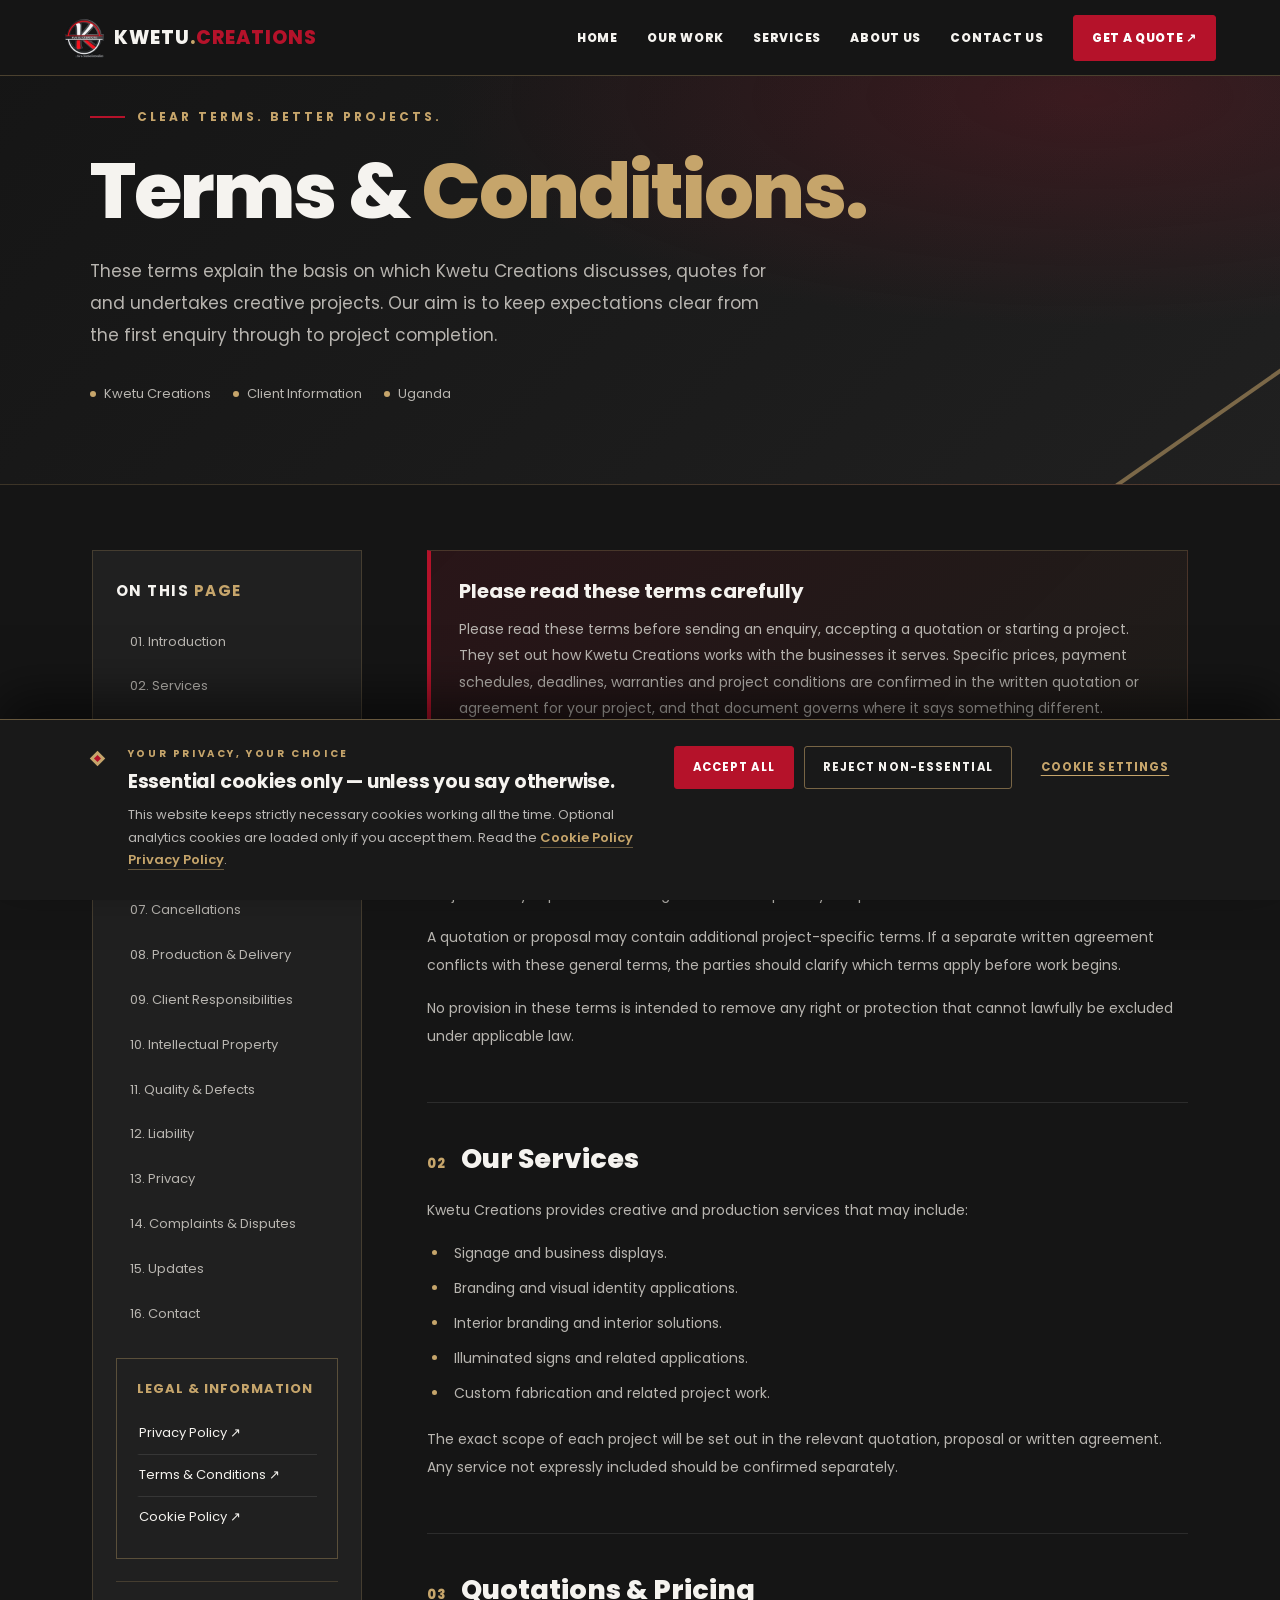
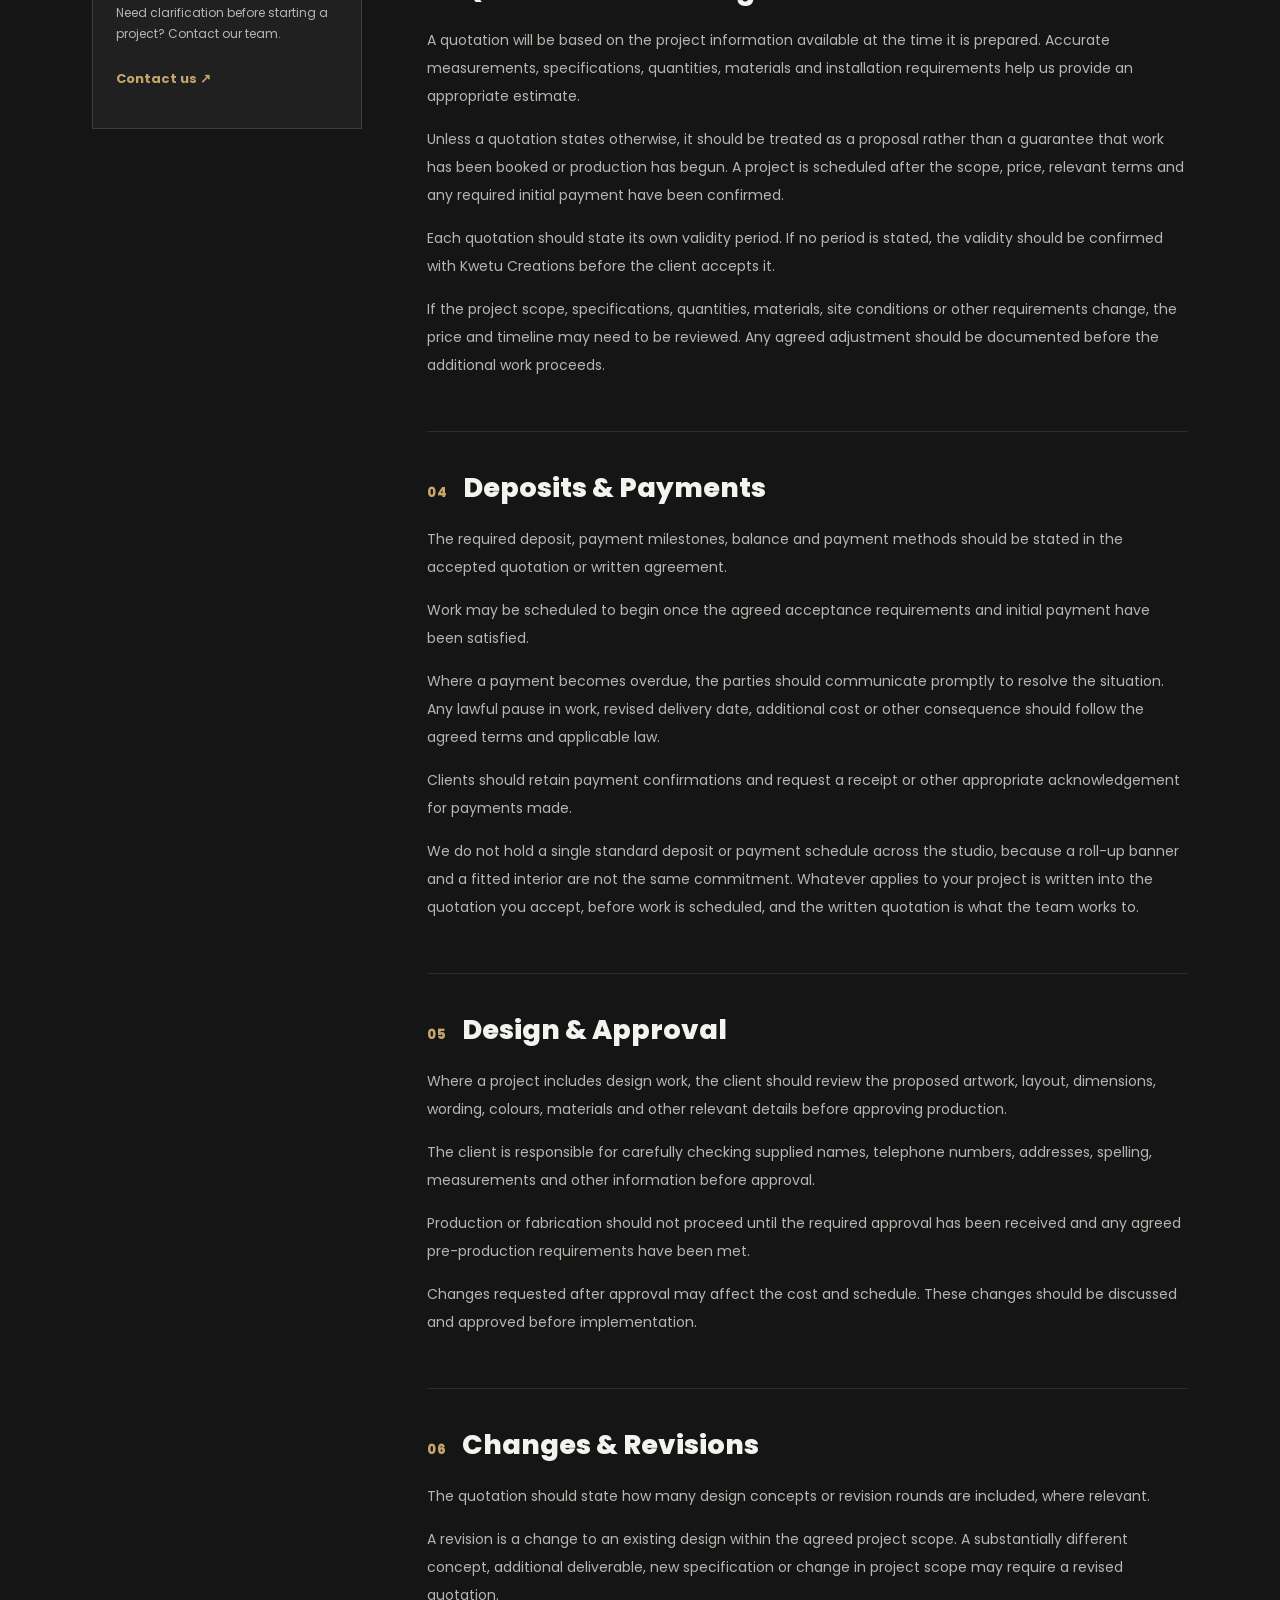
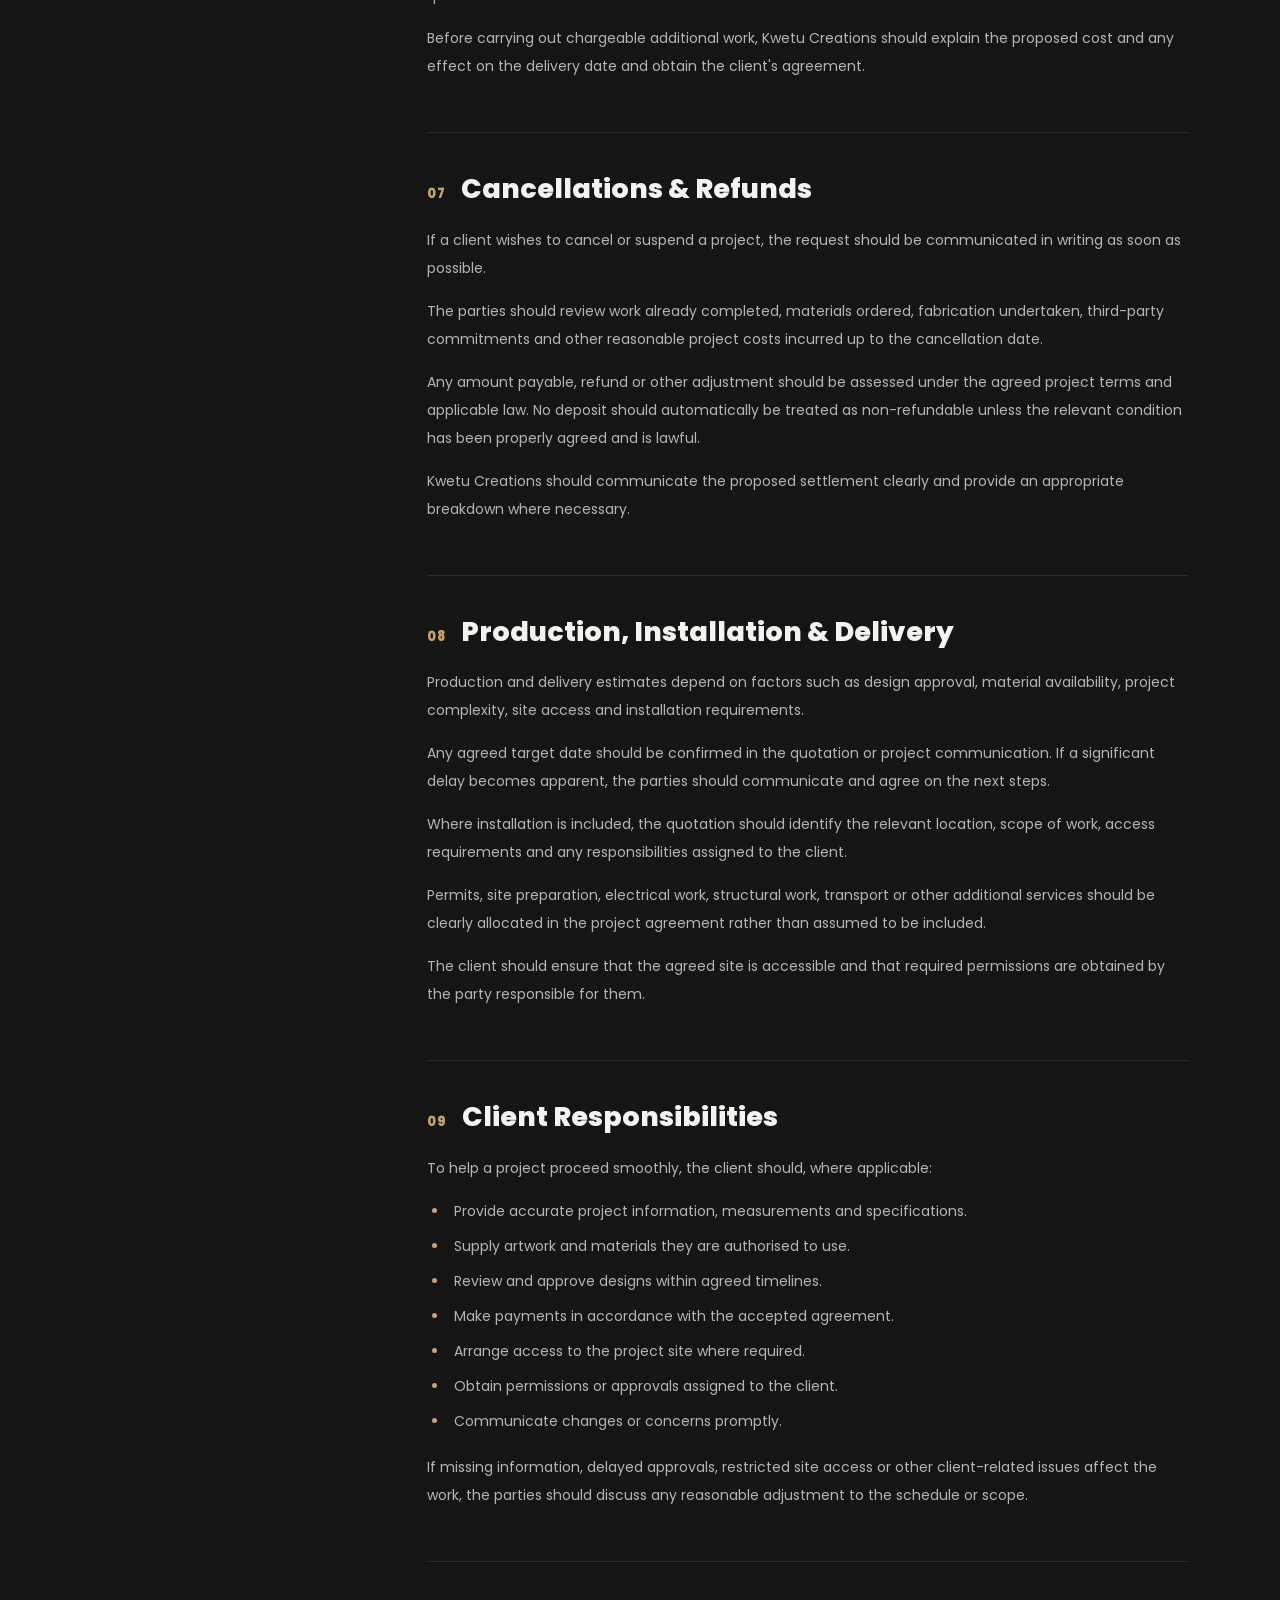
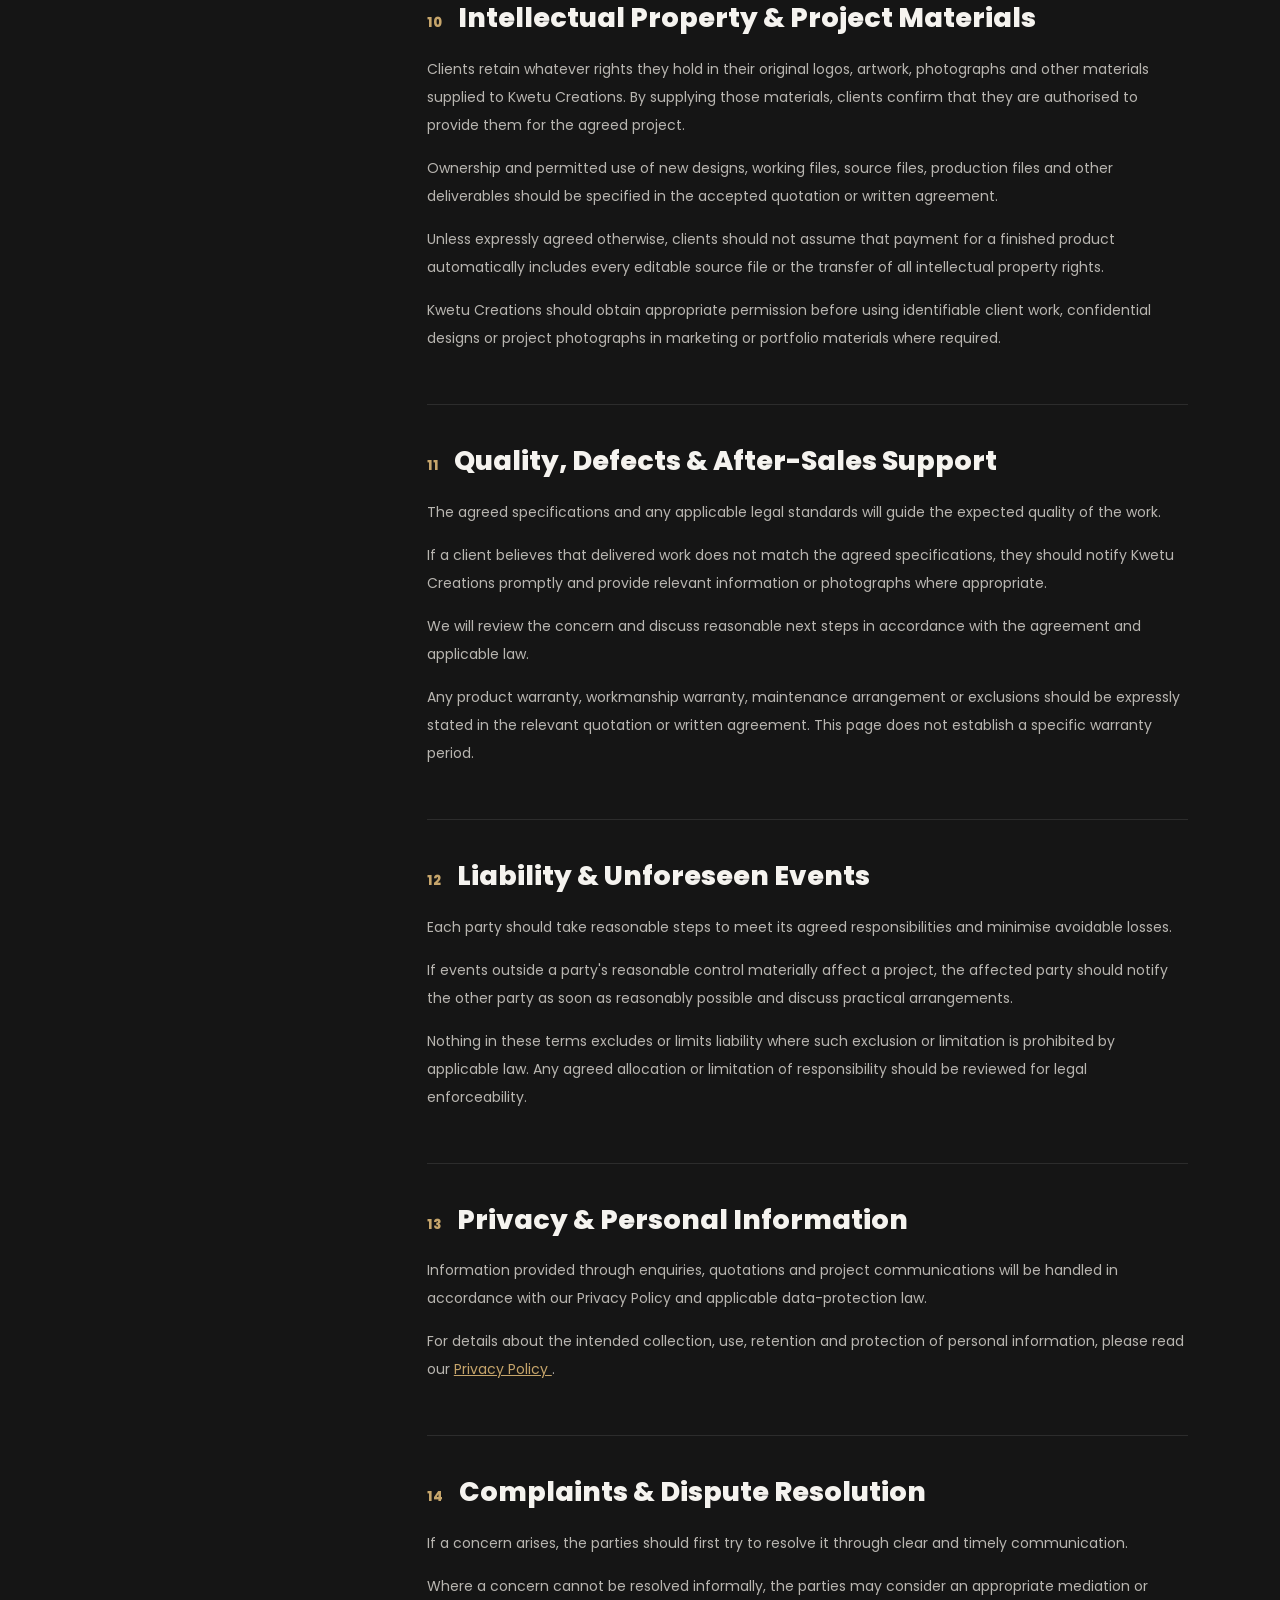
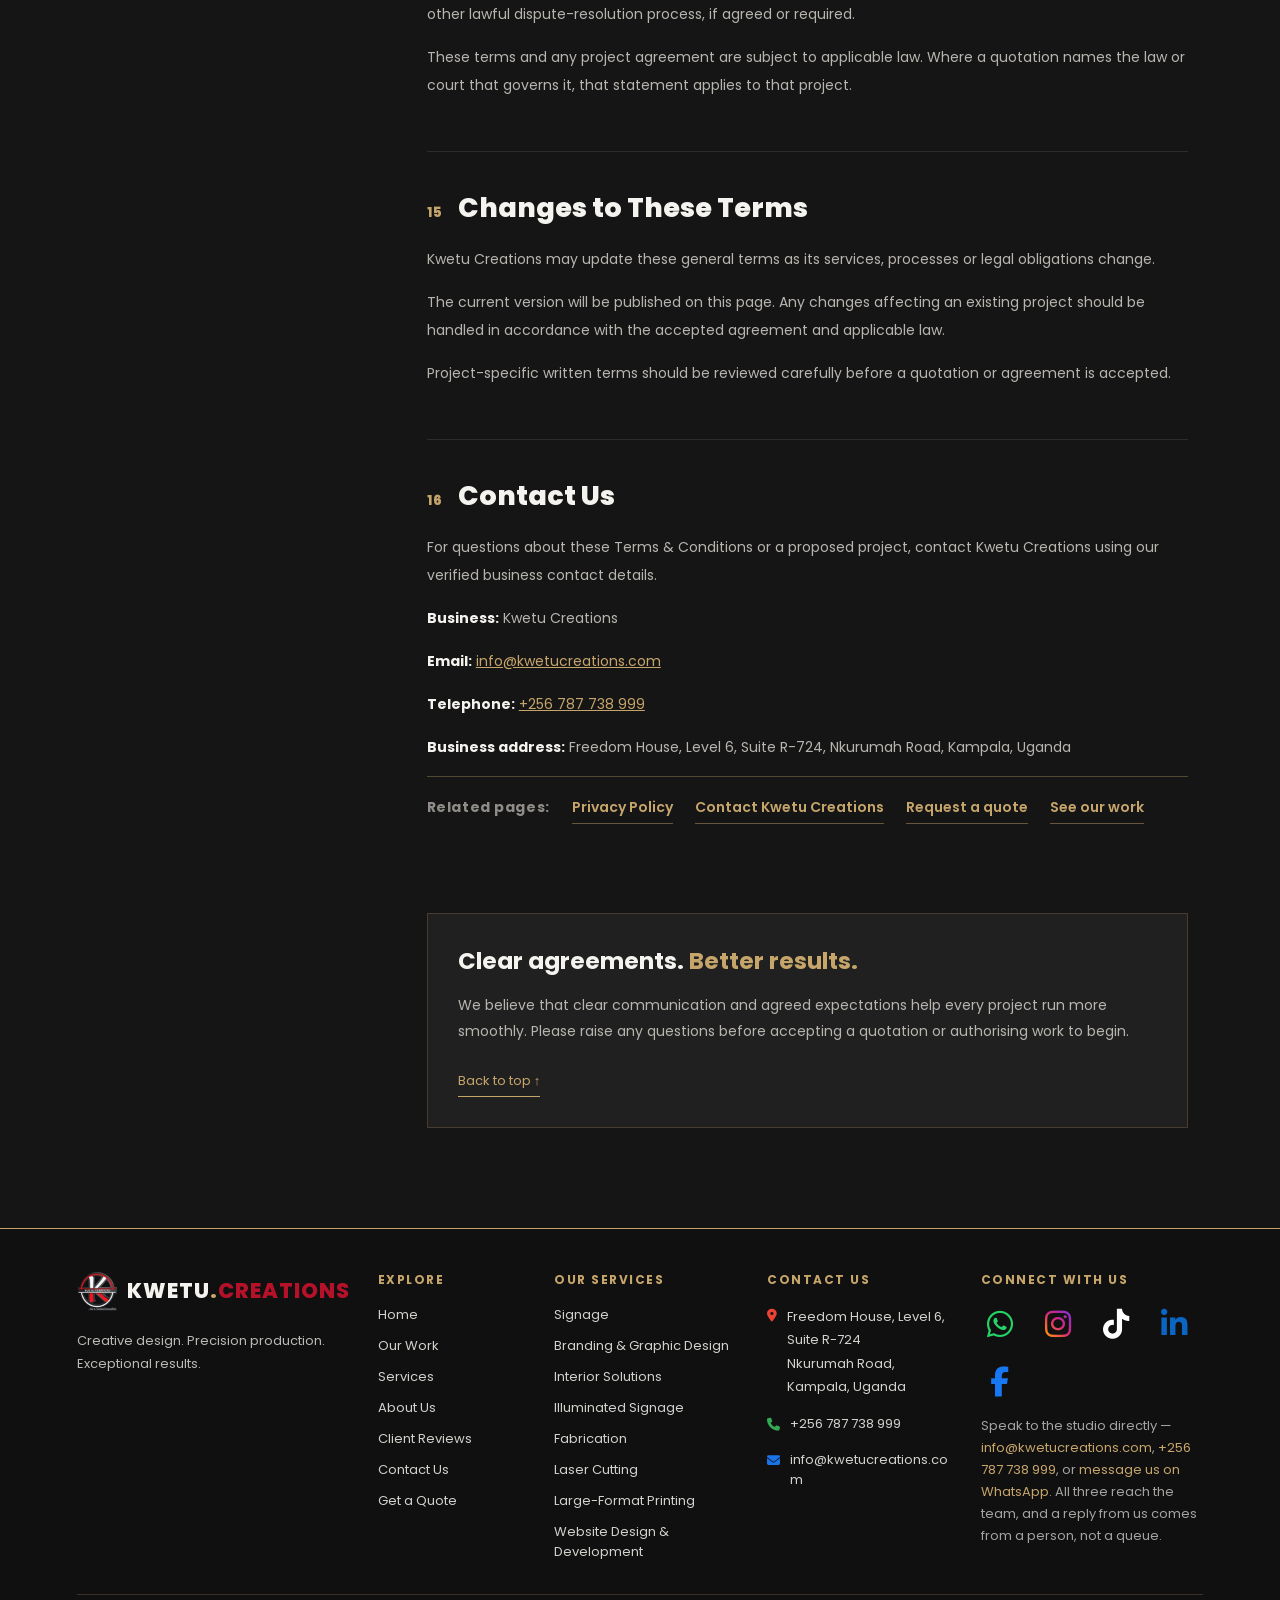
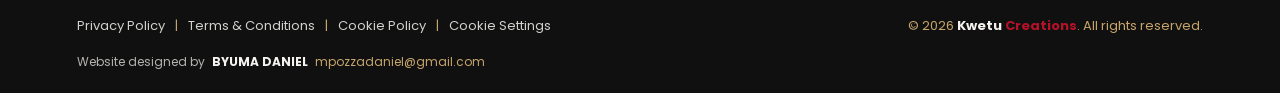
<file: terms-and-conditions.html>
<!DOCTYPE html>
<html lang="en">
<head>
    <meta charset="UTF-8">
    <meta name="viewport" content="width=device-width, initial-scale=1.0">

    <title>Terms &amp; Conditions | Kwetu Creations</title>  <!-- SEO:BEGIN -->
  <meta name="description" content="The terms that apply to Kwetu Creations quotations, design approvals, production, payment and project delivery.">
  <!-- SEO:DOMAIN: tools/set-domain.php inserts the canonical link, og:url and og:image here -->
  <meta property="og:type" content="website">
  <meta property="og:site_name" content="Kwetu Creations">
  <meta property="og:locale" content="en_UG">
  <meta property="og:title" content="Terms &amp; Conditions | Kwetu Creations">
  <meta property="og:description" content="The terms that apply to Kwetu Creations quotations, design approvals, production, payment and project delivery.">
  <meta name="twitter:card" content="summary">
  <meta name="twitter:title" content="Terms &amp; Conditions | Kwetu Creations">
  <meta name="twitter:description" content="The terms that apply to Kwetu Creations quotations, design approvals, production, payment and project delivery.">
  <link rel="icon" type="image/png" sizes="32x32" href="images/logo/favicon-32.png?v=4">
  <link rel="apple-touch-icon" href="images/logo/apple-touch-icon.png?v=3">
  <!-- SEO:END -->

    <meta name="theme-color" content="#151515">

        <link rel="preload" as="style"
        href="https://cdnjs.cloudflare.com/ajax/libs/font-awesome/6.7.2/css/all.min.css"
        onload="this.onload=null;this.rel='stylesheet'">
    <noscript>
        <link rel="stylesheet"
            href="https://cdnjs.cloudflare.com/ajax/libs/font-awesome/6.7.2/css/all.min.css">
    </noscript>

    <link rel="preconnect" href="https://fonts.googleapis.com">
    <link rel="preconnect" href="https://fonts.gstatic.com" crossorigin>
    <link rel="stylesheet"
        href="https://fonts.googleapis.com/css2?family=Poppins:wght@400;500;600;700;800&display=swap">
    <link rel="stylesheet" href="css/shared.css">

    <style>
        /* ========================================
           KWETU CREATIONS — TERMS & CONDITIONS
           Premium black, red, white and gold
        ======================================== */

        :root {
            --terms-red: #B5122A;
            --terms-red-dark: #8F0E21;
            --terms-gold: #C6A56B;
            --terms-white: #F5F3EF;
            --terms-black: #151515;
            --terms-black-soft: #202020;
            --terms-muted: #B8B5B0;
            --terms-border: rgba(198, 165, 107, 0.22);
        }

        /* The dark canvas belongs to the document, not only to <main>, so no
           leftover page margin or overscroll can expose a white band down the
           sides of the page. */
        body {
            background: var(--terms-black);
        }

        .terms-page {
            min-height: 100vh;
            background: var(--terms-black);
            color: var(--terms-white);
            font-family: inherit;
        }

        .terms-page *,
        .terms-page *::before,
        .terms-page *::after {
            box-sizing: border-box;
        }

        .terms-hero {
            position: relative;
            overflow: hidden;
            padding: 100px 7% 80px;
            background:
                radial-gradient(
                    ellipse at 85% 20%,
                    rgba(181, 18, 42, 0.20),
                    transparent 42%
                ),
                linear-gradient(135deg, #151515, #202020);
            border-bottom: 1px solid var(--terms-border);
        }

        .terms-hero::after {
            content: "";
            position: absolute;
            width: 260px;
            height: 4px;
            right: -50px;
            bottom: 55px;
            background: var(--terms-gold);
            opacity: 0.55;
            transform: rotate(-35deg);
        }

        .terms-hero-inner {
            position: relative;
            z-index: 1;
            max-width: 1150px;
            margin: 0 auto;
        }

        .terms-eyebrow {
            display: inline-flex;
            align-items: center;
            gap: 12px;
            margin-bottom: 24px;
            color: var(--terms-gold);
            font-size: 12px;
            font-weight: 700;
            letter-spacing: 3px;
            text-transform: uppercase;
        }

        .terms-eyebrow::before {
            content: "";
            width: 35px;
            height: 2px;
            background: var(--terms-red);
        }

        .terms-hero h1 {
            max-width: 900px;
            margin: 0 0 22px;
            font-size: clamp(40px, 7vw, 78px);
            line-height: 1.06;
            letter-spacing: -2px;
            font-weight: 800;
        }

        .terms-hero h1 span {
            color: var(--terms-gold);
        }

        .terms-hero-description {
            max-width: 700px;
            margin: 0;
            color: var(--terms-muted);
            font-size: 17px;
            line-height: 1.9;
        }

        .terms-meta {
            display: flex;
            flex-wrap: wrap;
            gap: 22px;
            margin-top: 32px;
            color: var(--terms-muted);
            font-size: 13px;
        }

        .terms-meta span {
            display: inline-flex;
            align-items: center;
            gap: 8px;
        }

        .terms-meta span::before {
            content: "";
            width: 6px;
            height: 6px;
            border-radius: 50%;
            background: var(--terms-gold);
        }

        /* Main layout */

        .terms-layout {
            display: grid;
            grid-template-columns: 270px minmax(0, 1fr);
            align-items: start;
            gap: 65px;
            max-width: 1250px;
            margin: 0 auto;
            padding: 65px 6% 100px;
        }

        /* Contents menu */

        .terms-toc {
            position: sticky;
            top: 100px;
            padding: 28px 23px;
            background: var(--terms-black-soft);
            border: 1px solid var(--terms-border);
        }

        .terms-toc h2 {
            margin: 0 0 20px;
            font-size: 15px;
            letter-spacing: 1.5px;
            text-transform: uppercase;
        }

        .terms-toc h2 span {
            color: var(--terms-gold);
        }

        .terms-toc ol {
            display: grid;
            gap: 4px;
            padding: 0;
            margin: 0;
            list-style: none;
        }

        .terms-toc a {
            display: block;
            padding: 10px 12px;
            border-left: 2px solid transparent;
            color: var(--terms-muted);
            font-size: 13px;
            line-height: 1.6;
            text-decoration: none;
            transition: 0.25s ease;
        }

        .terms-toc a:hover,
        .terms-toc a:focus-visible {
            color: var(--terms-white);
            background: rgba(181, 18, 42, 0.13);
            border-left-color: var(--terms-gold);
        }

        .terms-toc-contact {
            margin-top: 22px;
            padding-top: 20px;
            border-top: 1px solid var(--terms-border);
        }

        .terms-toc-contact p {
            margin: 0 0 14px;
            color: var(--terms-muted);
            font-size: 12px;
            line-height: 1.8;
        }

        .terms-toc-contact a {
            padding-left: 0;
            border-left: 0;
            color: var(--terms-gold);
            font-weight: 700;
        }

        /* Document */

        .terms-content {
            min-width: 0;
        }

        .terms-intro {
            margin-bottom: 48px;
            padding: 25px 28px;
            background: linear-gradient(
                135deg,
                rgba(181, 18, 42, 0.12),
                rgba(198, 165, 107, 0.05)
            );
            border: 1px solid var(--terms-border);
            border-left: 4px solid var(--terms-red);
        }

        .terms-intro h2 {
            margin: 0 0 10px;
            font-size: 20px;
        }

        .terms-intro p {
            margin: 0;
            color: var(--terms-muted);
            font-size: 14px;
            line-height: 1.9;
        }

        .terms-section {
            padding-bottom: 37px;
            margin-bottom: 37px;
            border-bottom: 1px solid rgba(245, 243, 239, 0.10);
            scroll-margin-top: 100px;
        }

        .terms-section:last-of-type {
            border-bottom: 0;
        }

        .terms-section h2 {
            display: flex;
            align-items: baseline;
            gap: 15px;
            margin: 0 0 18px;
            font-size: clamp(21px, 2.6vw, 27px);
            line-height: 1.4;
            font-weight: 750;
        }

        .terms-section h2 span {
            flex-shrink: 0;
            color: var(--terms-gold);
            font-size: 13px;
            letter-spacing: 1px;
        }

        .terms-section h3 {
            margin: 24px 0 9px;
            color: var(--terms-white);
            font-size: 16px;
        }

        .terms-section p,
        .terms-section li {
            color: var(--terms-muted);
            font-size: 14px;
            line-height: 2;
        }

        .terms-section p {
            margin: 0 0 15px;
        }

        .terms-section ul {
            padding-left: 22px;
            margin: 12px 0 18px;
        }

        .terms-section li {
            padding-left: 5px;
            margin-bottom: 7px;
        }

        .terms-section li::marker {
            color: var(--terms-gold);
        }

        .terms-section strong {
            color: var(--terms-white);
            font-weight: 650;
        }

        .terms-note {
            margin-top: 20px;
            padding: 18px 20px;
            background: rgba(198, 165, 107, 0.07);
            border: 1px solid var(--terms-border);
            color: var(--terms-muted);
            font-size: 13px;
            line-height: 1.9;
        }

        .terms-note strong {
            color: var(--terms-gold);
        }

        .terms-final {
            margin-top: 20px;
            padding: 30px;
            background: var(--terms-black-soft);
            border: 1px solid var(--terms-border);
        }

        .terms-final h2 {
            margin: 0 0 12px;
            font-size: 23px;
        }

        .terms-final h2 span {
            color: var(--terms-gold);
        }

        .terms-final p {
            color: var(--terms-muted);
            font-size: 14px;
            line-height: 1.9;
        }

        .terms-final a {
            color: var(--terms-gold);
            overflow-wrap: anywhere;
        }

        .terms-back-top {
            display: inline-block;
            margin-top: 12px;
            padding-bottom: 5px;
            border-bottom: 1px solid var(--terms-gold);
            color: var(--terms-white);
            font-size: 13px;
            text-decoration: none;
        }

        .terms-back-top:hover {
            color: var(--terms-gold);
        }

        /* Responsive layout */

        @media (max-width: 900px) {
            .terms-hero {
                padding: calc(var(--nav-h, 76px) + 26px) 6% 65px;
            }

            .terms-layout {
                grid-template-columns: 1fr;
                gap: 38px;
                padding-top: 45px;
            }

            .terms-toc {
                position: static;
            }

            .terms-toc ol {
                grid-template-columns: repeat(2, minmax(0, 1fr));
                gap: 4px 12px;
            }
        }

        @media (max-width: 520px) {
            .terms-hero {
                padding: calc(var(--nav-h, 76px) + 22px) 6% 50px;
            }

            .terms-hero h1 {
                letter-spacing: -1px;
            }

            .terms-hero-description {
                font-size: 15px;
                line-height: 1.8;
            }

            .terms-meta {
                gap: 12px;
            }

            .terms-layout {
                padding: 35px 5% 65px;
            }

            .terms-toc {
                padding: 22px 17px;
            }

            .terms-toc ol {
                grid-template-columns: 1fr;
            }

            .terms-intro {
                padding: 20px;
            }

            .terms-section h2 {
                gap: 10px;
            }

            .terms-section p,
            .terms-section li {
                font-size: 13px;
            }

            .terms-final {
                padding: 22px;
            }
        }

        @media (prefers-reduced-motion: reduce) {
            .terms-page *,
            .terms-page *::before,
            .terms-page *::after {
                scroll-behavior: auto !important;
                transition: none !important;
            }
        }
        
.legal-links-box {
    margin-top: 24px;
    padding: 20px;
    background: #202020;
    border: 1px solid rgba(198, 165, 107, 0.35);
}

.legal-links-box h3 {
    margin: 0 0 14px;
    color: #C6A56B;
    font-size: 13px;
    letter-spacing: 1px;
    text-transform: uppercase;
}

.legal-links-box a {
    display: block;
    padding: 10px 0;
    color: #F5F3EF;
    font-size: 13px;
    text-decoration: none;
    border-bottom: 1px solid rgba(245, 243, 239, 0.10);
}

.legal-links-box a:last-child {
    border-bottom: none;
}

.legal-links-box a:hover {
    color: #C6A56B;
}

    </style>
</head>

<body>

    <!-- Shared navigation -->
    <div id="site-header">
  <!-- KWETU:CHROME:SITE-HEADER:BEGIN -->
  <header class="navbar">
      <a href="./" class="logo">
          <img class="logo-mark" src="images/logo/mark.webp?v=3" alt="" width="120" height="120">
          <span class="logo-kwetu">KWETU</span><span class="logo-dot">.</span>
          <span class="logo-creations">CREATIONS</span>
      </a>
  
      <button
          class="menu-toggle"
          id="menu-toggle"
          type="button"
          aria-label="Open navigation menu"
          aria-controls="main-navigation"
          aria-expanded="false">
          <span></span>
          <span></span>
          <span></span>
      </button>
  
      <nav class="nav-links" id="main-navigation" aria-label="Main navigation">
          <a href="./" data-page="index3.html">Home</a>
          <a href="portfolio.html" data-page="portfolio.html">Our Work</a>
          <a href="services.html" data-page="services.html">Services</a>
          <a href="about.html" data-page="about.html">About Us</a>
         <a href="contact.html" data-page="contact.html">Contact Us</a>
          <a href="quote-request.html" class="nav-quote" data-page="quote-request.html">Get a Quote ↗</a>
          
      </nav>
  </header>
  <!-- KWETU:CHROME:SITE-HEADER:END -->
</div>

    <main class="terms-page" id="top">

        <!-- Hero -->
        <section class="terms-hero">
            <div class="terms-hero-inner">

                <div class="terms-eyebrow">
                    Clear terms. Better projects.
                </div>

                <h1>
                    Terms &amp; <span>Conditions.</span>
                </h1>

                <p class="terms-hero-description">
                    These terms explain the basis on which Kwetu Creations
                    discusses, quotes for and undertakes creative projects.
                    Our aim is to keep expectations clear from the first
                    enquiry through to project completion.
                </p>

                <div class="terms-meta">
                    <span>Kwetu Creations</span>
                    <span>Client Information</span>
                    <span>Uganda</span>
                </div>

            </div>
        </section>

        <div class="terms-layout">

            <!-- Table of contents -->
            <aside class="terms-toc">
                <h2>On this <span>page</span></h2>

                <ol>
                    <li><a href="#introduction">01. Introduction</a></li>
                    <li><a href="#services">02. Services</a></li>
                    <li><a href="#quotations">03. Quotations</a></li>
                    <li><a href="#payments">04. Payments</a></li>
                    <li><a href="#design">05. Design &amp; Approval</a></li>
                    <li><a href="#changes">06. Changes &amp; Revisions</a></li>
                    <li><a href="#cancellations">07. Cancellations</a></li>
                    <li><a href="#production">08. Production &amp; Delivery</a></li>
                    <li><a href="#client-responsibilities">09. Client Responsibilities</a></li>
                    <li><a href="#intellectual-property">10. Intellectual Property</a></li>
                    <li><a href="#defects">11. Quality &amp; Defects</a></li>
                    <li><a href="#liability">12. Liability</a></li>
                    <li><a href="#privacy">13. Privacy</a></li>
                    <li><a href="#disputes">14. Complaints &amp; Disputes</a></li>
                    <li><a href="#updates">15. Updates</a></li>
                    <li><a href="#contact">16. Contact</a></li>
                </ol>
                
                <div class="legal-links-box">
                    <h3>Legal &amp; Information</h3>

                    <a href="privacy-policy.html">Privacy Policy ↗</a>
                    <a href="terms-and-conditions.html">Terms &amp; Conditions ↗</a>
                    <a href="cookie-policy.html">Cookie Policy ↗</a>
                </div>


                <div class="terms-toc-contact">
                    <p>
                        Need clarification before starting a project?
                        Contact our team.
                    </p>

                    <a href="mailto:info@kwetucreations.com">
                        Contact us ↗
                    </a>
                </div>
            </aside>

            <!-- Terms content -->
            <article class="terms-content">

                <div class="terms-intro">
                    <h2>Please read these terms carefully</h2>
                    <p>
                        Please read these terms before sending an enquiry,
                        accepting a quotation or starting a project. They
                        set out how Kwetu Creations works with the businesses
                        it serves. Specific prices, payment schedules,
                        deadlines, warranties and project conditions are
                        confirmed in the written quotation or agreement for
                        your project, and that document governs where it
                        says something different.
                    </p>
                </div>

                <section class="terms-section" id="introduction">
                    <h2><span>01</span> Introduction</h2>

                    <p>
                        These Terms &amp; Conditions apply to enquiries,
                        quotations and projects undertaken by Kwetu
                        Creations, subject to any separate written
                        agreement accepted by the parties.
                    </p>

                    <p>
                        A quotation or proposal may contain additional
                        project-specific terms. If a separate written
                        agreement conflicts with these general terms,
                        the parties should clarify which terms apply
                        before work begins.
                    </p>

                    <p>
                        No provision in these terms is intended to remove
                        any right or protection that cannot lawfully
                        be excluded under applicable law.
                    </p>
                </section>

                <section class="terms-section" id="services">
                    <h2><span>02</span> Our Services</h2>

                    <p>
                        Kwetu Creations provides creative and production
                        services that may include:
                    </p>

                    <ul>
                        <li>Signage and business displays.</li>
                        <li>Branding and visual identity applications.</li>
                        <li>Interior branding and interior solutions.</li>
                        <li>Illuminated signs and related applications.</li>
                        <li>Custom fabrication and related project work.</li>
                    </ul>

                    <p>
                        The exact scope of each project will be set out
                        in the relevant quotation, proposal or written
                        agreement. Any service not expressly included
                        should be confirmed separately.
                    </p>
                </section>

                <section class="terms-section" id="quotations">
                    <h2><span>03</span> Quotations &amp; Pricing</h2>

                    <p>
                        A quotation will be based on the project
                        information available at the time it is prepared.
                        Accurate measurements, specifications, quantities,
                        materials and installation requirements help us
                        provide an appropriate estimate.
                    </p>

                    <p>
                        Unless a quotation states otherwise, it should
                        be treated as a proposal rather than a guarantee
                        that work has been booked or production has begun.
                        A project is scheduled after the scope, price,
                        relevant terms and any required initial payment
                        have been confirmed.
                    </p>

                    <p>
                        Each quotation should state its own validity
                        period. If no period is stated, the validity
                        should be confirmed with Kwetu Creations before
                        the client accepts it.
                    </p>

                    <p>
                        If the project scope, specifications, quantities,
                        materials, site conditions or other requirements
                        change, the price and timeline may need to be
                        reviewed. Any agreed adjustment should be
                        documented before the additional work proceeds.
                    </p>
                </section>

                <section class="terms-section" id="payments">
                    <h2><span>04</span> Deposits &amp; Payments</h2>

                    <p>
                        The required deposit, payment milestones,
                        balance and payment methods should be stated
                        in the accepted quotation or written agreement.
                    </p>

                    <p>
                        Work may be scheduled to begin once the agreed
                        acceptance requirements and initial payment
                        have been satisfied.
                    </p>

                    <p>
                        Where a payment becomes overdue, the parties
                        should communicate promptly to resolve the
                        situation. Any lawful pause in work, revised
                        delivery date, additional cost or other
                        consequence should follow the agreed terms
                        and applicable law.
                    </p>

                    <p>
                        Clients should retain payment confirmations
                        and request a receipt or other appropriate
                        acknowledgement for payments made.
                    </p>

                    <p>
                        We do not hold a single standard deposit or payment
                        schedule across the studio, because a roll-up banner
                        and a fitted interior are not the same commitment.
                        Whatever applies to your project is written into the
                        quotation you accept, before work is scheduled, and
                        the written quotation is what the team works to.
                    </p>
                </section>

                <section class="terms-section" id="design">
                    <h2><span>05</span> Design &amp; Approval</h2>

                    <p>
                        Where a project includes design work, the client
                        should review the proposed artwork, layout,
                        dimensions, wording, colours, materials and
                        other relevant details before approving
                        production.
                    </p>

                    <p>
                        The client is responsible for carefully checking
                        supplied names, telephone numbers, addresses,
                        spelling, measurements and other information
                        before approval.
                    </p>

                    <p>
                        Production or fabrication should not proceed
                        until the required approval has been received
                        and any agreed pre-production requirements
                        have been met.
                    </p>

                    <p>
                        Changes requested after approval may affect
                        the cost and schedule. These changes should
                        be discussed and approved before implementation.
                    </p>
                </section>

                <section class="terms-section" id="changes">
                    <h2><span>06</span> Changes &amp; Revisions</h2>

                    <p>
                        The quotation should state how many design
                        concepts or revision rounds are included,
                        where relevant.
                    </p>

                    <p>
                        A revision is a change to an existing design
                        within the agreed project scope. A substantially
                        different concept, additional deliverable,
                        new specification or change in project scope
                        may require a revised quotation.
                    </p>

                    <p>
                        Before carrying out chargeable additional work,
                        Kwetu Creations should explain the proposed
                        cost and any effect on the delivery date and
                        obtain the client's agreement.
                    </p>
                </section>

                <section class="terms-section" id="cancellations">
                    <h2><span>07</span> Cancellations &amp; Refunds</h2>

                    <p>
                        If a client wishes to cancel or suspend a
                        project, the request should be communicated
                        in writing as soon as possible.
                    </p>

                    <p>
                        The parties should review work already completed,
                        materials ordered, fabrication undertaken,
                        third-party commitments and other reasonable
                        project costs incurred up to the cancellation
                        date.
                    </p>

                    <p>
                        Any amount payable, refund or other adjustment
                        should be assessed under the agreed project
                        terms and applicable law. No deposit should
                        automatically be treated as non-refundable
                        unless the relevant condition has been
                        properly agreed and is lawful.
                    </p>

                    <p>
                        Kwetu Creations should communicate the proposed
                        settlement clearly and provide an appropriate
                        breakdown where necessary.
                    </p>
                </section>

                <section class="terms-section" id="production">
                    <h2><span>08</span> Production, Installation &amp; Delivery</h2>

                    <p>
                        Production and delivery estimates depend on
                        factors such as design approval, material
                        availability, project complexity, site access
                        and installation requirements.
                    </p>

                    <p>
                        Any agreed target date should be confirmed
                        in the quotation or project communication.
                        If a significant delay becomes apparent,
                        the parties should communicate and agree on
                        the next steps.
                    </p>

                    <p>
                        Where installation is included, the quotation
                        should identify the relevant location, scope
                        of work, access requirements and any
                        responsibilities assigned to the client.
                    </p>

                    <p>
                        Permits, site preparation, electrical work,
                        structural work, transport or other additional
                        services should be clearly allocated in the
                        project agreement rather than assumed to
                        be included.
                    </p>

                    <p>
                        The client should ensure that the agreed site
                        is accessible and that required permissions
                        are obtained by the party responsible for them.
                    </p>
                </section>

                <section class="terms-section" id="client-responsibilities">
                    <h2><span>09</span> Client Responsibilities</h2>

                    <p>
                        To help a project proceed smoothly, the client
                        should, where applicable:
                    </p>

                    <ul>
                        <li>Provide accurate project information, measurements and specifications.</li>
                        <li>Supply artwork and materials they are authorised to use.</li>
                        <li>Review and approve designs within agreed timelines.</li>
                        <li>Make payments in accordance with the accepted agreement.</li>
                        <li>Arrange access to the project site where required.</li>
                        <li>Obtain permissions or approvals assigned to the client.</li>
                        <li>Communicate changes or concerns promptly.</li>
                    </ul>

                    <p>
                        If missing information, delayed approvals,
                        restricted site access or other client-related
                        issues affect the work, the parties should
                        discuss any reasonable adjustment to the
                        schedule or scope.
                    </p>
                </section>

                <section class="terms-section" id="intellectual-property">
                    <h2><span>10</span> Intellectual Property &amp; Project Materials</h2>

                    <p>
                        Clients retain whatever rights they hold in
                        their original logos, artwork, photographs
                        and other materials supplied to Kwetu Creations.
                        By supplying those materials, clients confirm
                        that they are authorised to provide them
                        for the agreed project.
                    </p>

                    <p>
                        Ownership and permitted use of new designs,
                        working files, source files, production files
                        and other deliverables should be specified
                        in the accepted quotation or written agreement.
                    </p>

                    <p>
                        Unless expressly agreed otherwise, clients
                        should not assume that payment for a finished
                        product automatically includes every editable
                        source file or the transfer of all intellectual
                        property rights.
                    </p>

                    <p>
                        Kwetu Creations should obtain appropriate
                        permission before using identifiable client
                        work, confidential designs or project
                        photographs in marketing or portfolio
                        materials where required.
                    </p>
                </section>

                <section class="terms-section" id="defects">
                    <h2><span>11</span> Quality, Defects &amp; After-Sales Support</h2>

                    <p>
                        The agreed specifications and any applicable
                        legal standards will guide the expected quality
                        of the work.
                    </p>

                    <p>
                        If a client believes that delivered work does
                        not match the agreed specifications, they
                        should notify Kwetu Creations promptly and
                        provide relevant information or photographs
                        where appropriate.
                    </p>

                    <p>
                        We will review the concern and discuss
                        reasonable next steps in accordance with
                        the agreement and applicable law.
                    </p>

                    <p>
                        Any product warranty, workmanship warranty,
                        maintenance arrangement or exclusions should
                        be expressly stated in the relevant quotation
                        or written agreement. This page does not
                        establish a specific warranty period.
                    </p>
                </section>

                <section class="terms-section" id="liability">
                    <h2><span>12</span> Liability &amp; Unforeseen Events</h2>

                    <p>
                        Each party should take reasonable steps to
                        meet its agreed responsibilities and minimise
                        avoidable losses.
                    </p>

                    <p>
                        If events outside a party's reasonable control
                        materially affect a project, the affected
                        party should notify the other party as soon
                        as reasonably possible and discuss practical
                        arrangements.
                    </p>

                    <p>
                        Nothing in these terms excludes or limits
                        liability where such exclusion or limitation
                        is prohibited by applicable law. Any agreed
                        allocation or limitation of responsibility
                        should be reviewed for legal enforceability.
                    </p>
                </section>

                <section class="terms-section" id="privacy">
                    <h2><span>13</span> Privacy &amp; Personal Information</h2>

                    <p>
                        Information provided through enquiries,
                        quotations and project communications will
                        be handled in accordance with our Privacy
                        Policy and applicable data-protection law.
                    </p>

                    <p>
                        For details about the intended collection,
                        use, retention and protection of personal
                        information, please read our
                        <a href="privacy-policy.html"
                           style="color: var(--terms-gold);">
                            Privacy Policy
                        </a>.
                    </p>
                </section>

                <section class="terms-section" id="disputes">
                    <h2><span>14</span> Complaints &amp; Dispute Resolution</h2>

                    <p>
                        If a concern arises, the parties should first
                        try to resolve it through clear and timely
                        communication.
                    </p>

                    <p>
                        Where a concern cannot be resolved informally,
                        the parties may consider an appropriate
                        mediation or other lawful dispute-resolution
                        process, if agreed or required.
                    </p>

                    <p>
                        These terms and any project agreement are subject to
                        applicable law. Where a quotation names the law or
                        court that governs it, that statement applies to
                        that project.
                    </p>
                </section>

                <section class="terms-section" id="updates">
                    <h2><span>15</span> Changes to These Terms</h2>

                    <p>
                        Kwetu Creations may update these general
                        terms as its services, processes or legal
                        obligations change.
                    </p>

                    <p>
                        The current version will be published on
                        this page. Any changes affecting an existing
                        project should be handled in accordance
                        with the accepted agreement and applicable law.
                    </p>

                    <p>
                        Project-specific written terms should be
                        reviewed carefully before a quotation
                        or agreement is accepted.
                    </p>
                </section>

                <section class="terms-section" id="contact">
                    <h2><span>16</span> Contact Us</h2>

                    <p>
                        For questions about these Terms &amp; Conditions
                        or a proposed project, contact Kwetu Creations
                        using our verified business contact details.
                    </p>

                    <p>
                        <strong>Business:</strong> Kwetu Creations
                    </p>

                    <p>
                        <strong>Email:</strong>
                        <a href="mailto:info@kwetucreations.com"
                           style="color: var(--terms-gold);">
                            info@kwetucreations.com
                        </a>
                    </p>

                    <p>
                        <strong>Telephone:</strong>
                        <a href="tel:+256787738999"
                           style="color: var(--terms-gold);">+256 787 738 999</a>
                    </p>

                    <p>
                        <strong>Business address:</strong>
                        Freedom House, Level 6, Suite R-724, Nkurumah Road, Kampala, Uganda
                    </p>

        <p class="related-links">
            <span>Related pages:</span>
            <a href="privacy-policy.html">Privacy Policy</a>
            <a href="contact.html">Contact Kwetu Creations</a>
            <a href="quote-request.html">Request a quote</a>
            <a href="portfolio.html">See our work</a>
        </p>
                </section>

                <div class="terms-final">
                    <h2>Clear agreements. <span>Better results.</span></h2>

                    <p>
                        We believe that clear communication and
                        agreed expectations help every project run
                        more smoothly. Please raise any questions
                        before accepting a quotation or authorising
                        work to begin.
                    </p>

                    <a class="terms-back-top" href="#top">
                        Back to top ↑
                    </a>
                </div>

            </article>
        </div>
    </main>

    <!-- Shared footer -->
    <div id="site-footer">
  <!-- KWETU:CHROME:SITE-FOOTER:BEGIN -->
  <footer class="site-footer">
  
      <div class="footer-top">
          <div class="footer-brand">
              <a href="./" class="footer-logo">
                  <img class="footer-logo-mark" src="images/logo/mark.webp?v=3" alt="" width="120" height="120">
                  <span class="logo-kwetu">KWETU</span><span class="logo-dot">.</span>
                  <span class="logo-creations">CREATIONS</span>
              </a>
  
              <p class="footer-tagline">
                  Creative design. Precision production. Exceptional results.
              </p>
          </div>
  
          <div class="footer-explore">
              <h3>EXPLORE</h3>
              <a href="./" data-page="index3.html">Home</a>
              <a href="portfolio.html" data-page="portfolio.html">Our Work</a>
              <a href="services.html" data-page="services.html">Services</a>
              <a href="about.html" data-page="about.html">About Us</a>
              <a href="testimonials.html" data-page="testimonials.html">Client Reviews</a>
              <a href="contact.html" data-page="contact.html">Contact Us</a>
              <a href="quote-request.html" data-page="quote-request.html">Get a Quote</a>
          </div>
          <div class="footer-services">
                  <h3>OUR SERVICES</h3>
                  <a href="services.html#signage">Signage</a>
                  <a href="services.html#branding">Branding &amp; Graphic Design</a>
                  <a href="services.html#interiors">Interior Solutions</a>
                  <a href="services.html#illuminated-signage">Illuminated Signage</a>
                  <a href="services.html#fabrication">Fabrication</a>
                  <a href="services.html#laser-cutting">Laser Cutting</a>
                  <a href="services.html#large-format-printing">Large-Format Printing</a>
                  <a href="services.html#web-design">Website Design &amp; Development</a>
              </div>
  
              <div class="footer-contact">
                  <h3>CONTACT US</h3>
  
              <div class="footer-contact-item">
                  <i class="fa-solid fa-location-dot" aria-hidden="true"></i>
                  <address>
                      Freedom House, Level 6, Suite R-724<br>
                      Nkurumah Road, Kampala, Uganda
                     
                  </address>
              </div>
  
              <div class="footer-contact-item">
                  <i class="fa-solid fa-phone" aria-hidden="true"></i>
                  <a href="tel:+256787738999">+256 787 738 999</a>
              </div>
              
              <div class="footer-contact-item">
                  <i class="fas fa-envelope" aria-hidden="true"></i>
                  <a href="mailto:info@kwetucreations.com">
                      info@kwetucreations.com
                  </a>
              </div>
  
          </div>
  
          <div class="footer-social">
              <h3>CONNECT WITH US</h3>
  
              <div class="social-icons-container">
                  <a class="icon-link whatsapp"
                     href="https://wa.me/256787738999?text=Hello%20Kwetu%20Creations%2C%20I%20would%20like%20to%20ask%20about%20your%20services."
                     target="_blank" rel="noopener"
                     aria-label="Message the studio on WhatsApp"
                     title="Message the studio on WhatsApp">
                      <i class="fa-brands fa-whatsapp" aria-hidden="true"></i>
                  </a>
                  <span class="icon-link instagram" role="img"
                        aria-label="Instagram" title="Instagram">
                      <i class="fa-brands fa-instagram" aria-hidden="true"></i>
                  </span>
                  <span class="icon-link tiktok" role="img"
                        aria-label="TikTok" title="TikTok">
                      <i class="fa-brands fa-tiktok" aria-hidden="true"></i>
                  </span>
                  <span class="icon-link linkedin" role="img"
                        aria-label="LinkedIn" title="LinkedIn">
                      <i class="fa-brands fa-linkedin-in" aria-hidden="true"></i>
                  </span>
                  <span class="icon-link facebook" role="img"
                        aria-label="Facebook" title="Facebook">
                      <i class="fa-brands fa-facebook-f" aria-hidden="true"></i>
                  </span>
              </div>
  
              <p class="footer-social-note">
                  Speak to the studio directly —
                  <a href="mailto:info@kwetucreations.com">info@kwetucreations.com</a>,
                  <a href="tel:+256787738999">+256 787 738 999</a>,
                  or
                  <a href="https://wa.me/256787738999?text=Hello%20Kwetu%20Creations%2C%20I%20would%20like%20to%20ask%20about%20your%20services."
                     target="_blank" rel="noopener">message us on WhatsApp</a>.
                  All three reach the team, and a reply from us comes from a
                  person, not a queue.
              </p>
  
          </div>
          
      </div>
  
      <div class="footer-bottom">
          <div class="footer-legal-links">
              <a href="privacy-policy.html">Privacy Policy</a>
              <span>|</span>
              <a href="terms-and-conditions.html">Terms &amp; Conditions</a>
              <span>|</span>
              <a href="cookie-policy.html">Cookie Policy</a>
              <span>|</span>
              <button type="button" data-cookie-settings
                      aria-haspopup="dialog">Cookie Settings</button>
          </div>
  
          <p class="footer-copyright">
              &copy; <span id="year"></span>
              <span class="footer-kwetu">Kwetu</span>
              <span class="footer-creations">Creations</span>.
              All rights reserved.
          </p>
  
          <div class="footer-designer">
              <span>Website designed by</span>
              <strong>BYUMA DANIEL</strong>
              <a href="https://mail.google.com/mail/?view=cm&amp;fs=1&amp;to=mpozzadaniel@gmail.com"
                 target="_blank" rel="noopener noreferrer">
                  mpozzadaniel@gmail.com
              </a>
          </div>
      </div>
  
  </footer>
  <!-- KWETU:CHROME:SITE-FOOTER:END -->
</div>

    <script src="script.js"></script>
    <script src="cookie-consent.js"></script>
</body>
</html>
</file>
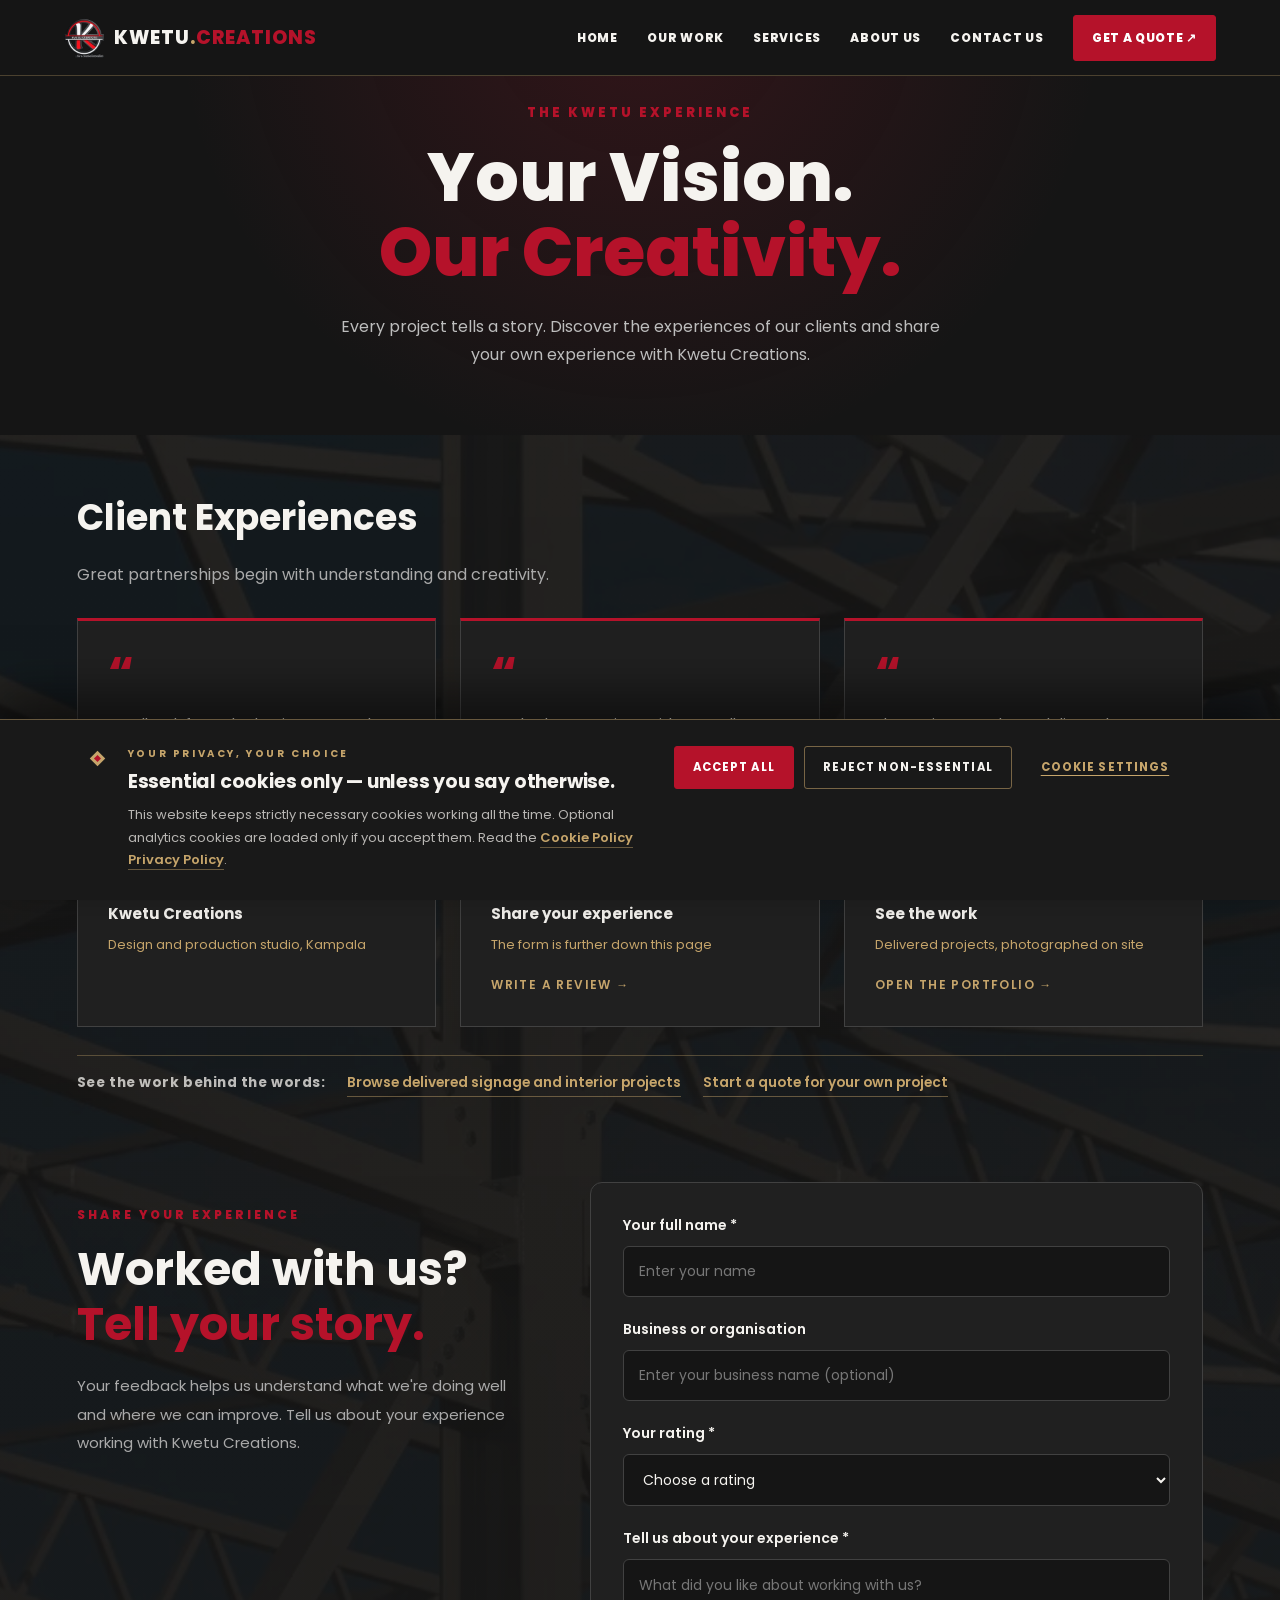
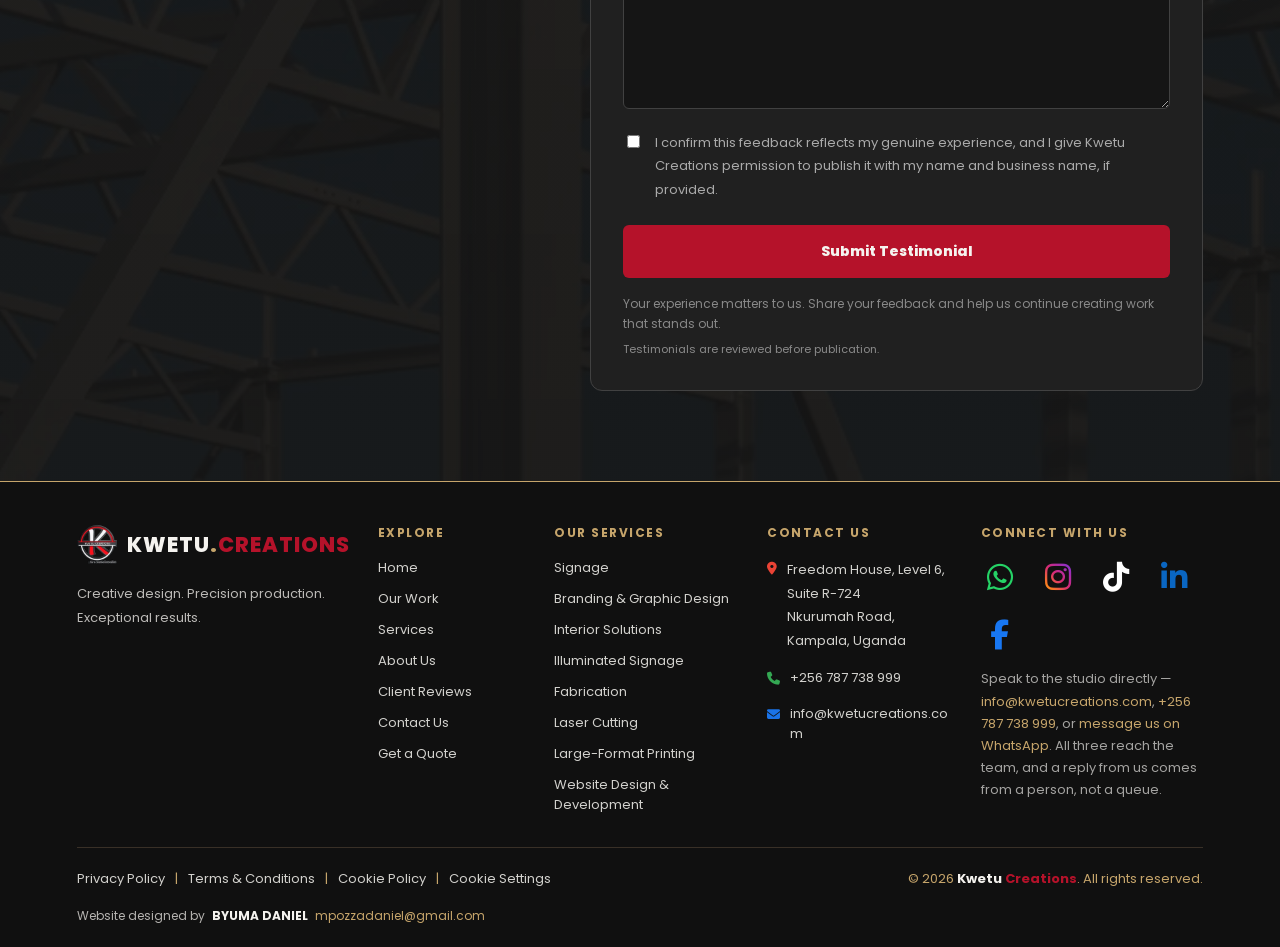
<file: testimonials.html>
<!DOCTYPE html>
<html lang="en">
<head>
    <meta charset="UTF-8">
    <meta name="viewport" content="width=device-width, initial-scale=1.0">

    <title>Client Testimonials | Kwetu Creations</title>  <!-- SEO:BEGIN -->
  <meta name="description" content="Read what clients say about working with Kwetu Creations on signage, branding, fabrication and interior projects, or share your own experience.">
  <!-- SEO:DOMAIN: tools/set-domain.php inserts the canonical link, og:url and og:image here -->
  <meta property="og:type" content="website">
  <meta property="og:site_name" content="Kwetu Creations">
  <meta property="og:locale" content="en_UG">
  <meta property="og:title" content="Client Testimonials | Kwetu Creations">
  <meta property="og:description" content="Read what clients say about working with Kwetu Creations on signage, branding, fabrication and interior projects, or share your own experience.">
  <meta name="twitter:card" content="summary">
  <meta name="twitter:title" content="Client Testimonials | Kwetu Creations">
  <meta name="twitter:description" content="Read what clients say about working with Kwetu Creations on signage, branding, fabrication and interior projects, or share your own experience.">
  <link rel="icon" type="image/png" sizes="32x32" href="images/logo/favicon-32.png?v=4">
  <link rel="apple-touch-icon" href="images/logo/apple-touch-icon.png?v=3">
  <!-- SEO:END -->

        <link rel="preload" as="style"
        href="https://cdnjs.cloudflare.com/ajax/libs/font-awesome/6.7.2/css/all.min.css"
        onload="this.onload=null;this.rel='stylesheet'">
    <noscript>
        <link rel="stylesheet"
            href="https://cdnjs.cloudflare.com/ajax/libs/font-awesome/6.7.2/css/all.min.css">
    </noscript>

    <!-- Shared website stylesheet -->
    <link rel="preconnect" href="https://fonts.googleapis.com">
    <link rel="preconnect" href="https://fonts.gstatic.com" crossorigin>
    <link rel="stylesheet"
        href="https://fonts.googleapis.com/css2?family=Poppins:wght@400;500;600;700;800&display=swap">
    <link rel="stylesheet" href="css/shared.css">
    <!-- Testimonials page styling -->
    <style>
        /* TESTIMONIALS PAGE */
        .testimonials-page {
            background: #151515;
            color: #F5F3EF;
            min-height: 100vh;
        }

        .testimonials-hero {
            padding: 90px 6% 65px;
            text-align: center;
            background:
                radial-gradient(
                    circle at 50% 0%,
                    rgba(181, 18, 42, 0.18),
                    transparent 60%
                ),
                #151515;
        }

        .testimonials-hero .eyebrow {
            color: #B5122A;
            font-size: 13px;
            font-weight: 800;
            letter-spacing: 3px;
            margin-bottom: 18px;
        }

        .testimonials-hero h1 {
            font-size: clamp(36px, 6vw, 68px);
            line-height: 1.1;
            margin: 0 auto 22px;
            max-width: 850px;
            font-weight: 800;
        }

        .testimonials-hero h1 span {
            color: #B5122A;
        }

        .testimonials-hero > p:last-child {
            color: #bdbdbd;
            max-width: 620px;
            margin: 0 auto;
            line-height: 1.8;
            font-size: 16px;
        }

        
.testimonials-content {
    position: relative;
    isolation: isolate;
    padding: 55px 6% 90px;
    max-width: 1350px;
    margin: 0 auto;
    background:
        linear-gradient(
            rgba(21, 21, 21, 0.90),
            rgba(21, 21, 21, 0.94)
        ),
        url("images/webp/allumin.webp") center / cover no-repeat;
}


        .testimonials-section-heading {
            margin-bottom: 30px;
        }

        .testimonials-section-heading h2 {
            font-size: clamp(25px, 3vw, 36px);
            margin: 0 0 12px;
        }

        .testimonials-section-heading p {
            color: #aaa;
            line-height: 1.7;
        }

        /* TESTIMONIAL CARDS */
        .testimonials-grid {
            display: grid;
            grid-template-columns: repeat(3, minmax(0, 1fr));
            gap: 24px;
        }

        .testimonial-card {
                background: #202020;
        border: 1px solid #414141;
        border-top: 3px solid #B5122A;
        border-radius: 0;
        padding: 30px;
        transition: transform 0.3s ease,
                    border-color 0.3s ease,
                    border-top-color 0.3s ease;
        }

        .testimonial-card:hover {
                    transform: translateY(-5px);
            border-color: #414141;
            border-top-color: #C6A56B;
        }

        .testimonial-quote {
            color: #B5122A;
            font-size: 44px;
            font-weight: 800;
            line-height: 1;
            margin-bottom: 15px;
        }

        .testimonial-stars {
                    color: #C6A56B;
            letter-spacing: 3px;
            font-size: 18px;
            margin-bottom: 18px;
        }

        .testimonial-card blockquote {
            color: #F5F3EF;
            font-size: 15px;
            line-height: 1.9;
            margin: 0 0 28px;
        }

        .testimonial-client {
            border-top: 1px solid #414141;
            padding-top: 20px;
        }

        .testimonial-client strong {
            display: block;
            font-size: 15px;
            margin-bottom: 6px;
        }

        .testimonial-client span {
                    color: #C6A56B;
            font-size: 13px;
        }

        .testimonial-card .card-link {
            display: inline-block;
            margin-top: 20px;
            color: #C6A56B;
            font-size: 12px;
            font-weight: 600;
            letter-spacing: 1.4px;
            text-transform: uppercase;
            text-decoration: none;
        }

        .testimonial-card .card-link:hover,
        .testimonial-card .card-link:focus-visible {
            color: #B5122A;
            text-decoration: underline;
        }

        /* CLIENT SUBMISSION FORM */
        .testimonial-form-section {
            margin-top: 85px;
            display: grid;
            grid-template-columns: 0.85fr 1.15fr;
            gap: 60px;
            align-items: start;
        }

        .testimonial-form-intro {
            padding-top: 10px;
        }

        .testimonial-form-intro .eyebrow {
            color: #B5122A;
            font-size: 12px;
            font-weight: 800;
            letter-spacing: 3px;
            margin-bottom: 15px;
        }

        .testimonial-form-intro h2 {
            font-size: clamp(30px, 4vw, 46px);
            line-height: 1.2;
            margin: 0 0 20px;
        }

        .testimonial-form-intro p {
            color: #aaa;
            line-height: 1.9;
            font-size: 15px;
        }

        .testimonial-form {
            background: #202020;
            border: 1px solid #414141;
            border-radius: 12px;
            padding: 32px;
        }

        .form-group {
            margin-bottom: 22px;
        }

        .form-group label {
            display: block;
            color: #F5F3EF;
            font-size: 14px;
            font-weight: 600;
            margin-bottom: 10px;
        }

        .form-group input,
        .form-group select,
        .form-group textarea {
            display: block;
            width: 100%;
            box-sizing: border-box;
            background: #151515;
            color: #F5F3EF;
            border: 1px solid #414141;
            border-radius: 6px;
            padding: 14px 15px;
            font: inherit;
            font-size: 14px;
            outline: none;
            transition: border-color 0.2s ease;
        }

        .form-group input:focus,
        .form-group select:focus,
        .form-group textarea:focus {
            border-color: #B5122A;
        }

        .form-group textarea {
            min-height: 150px;
            resize: vertical;
            line-height: 1.7;
        }

        .form-group input::placeholder,
        .form-group textarea::placeholder {
            color: #777;
        }

        .form-group select {
            cursor: pointer;
        }

        .consent-group {
            display: flex;
            align-items: flex-start;
            gap: 12px;
            margin-bottom: 24px;
        }

        .consent-group input {
            margin-top: 4px;
            accent-color: #B5122A;
            flex-shrink: 0;
        }

        .consent-group label {
            color: #aaa;
            font-size: 13px;
            line-height: 1.8;
        }

        .testimonial-submit {
            width: 100%;
            border: none;
            border-radius: 6px;
            padding: 16px 20px;
            background: #B5122A;
            color: #F5F3EF;
            font-size: 14px;
            font-weight: 800;
            cursor: pointer;
            transition: background 0.2s ease;
        }

        .testimonial-submit:hover {
            background: #8F0E21;
        }

        .form-note {
            color: #888;
            font-size: 12px;
            line-height: 1.7;
            margin-top: 16px;
        }

        /* One step quieter than .form-note, and still legible: the card behind
           it is #202020, so anything under about #878787 drops below 4.5:1 and
           stops being readable at this size. Subtlety comes from the size, not
           from fading the text out. */
        .form-note-quiet {
            color: #8a8a8a;
            font-size: 11px;
            line-height: 1.6;
            margin: 6px 0 0;
        }

        /* TABLET */
        @media (max-width: 950px) {
            .testimonials-grid {
                grid-template-columns: repeat(2, minmax(0, 1fr));
            }

            .testimonial-form-section {
                grid-template-columns: 1fr;
                gap: 30px;
            }
        }

        /* MOBILE */
        @media (max-width: 600px) {
            .testimonials-hero {
                padding: calc(var(--nav-h, 76px) + 26px) 5% 45px;
            }

            .testimonials-content {
                padding: 25px 5% 60px;
            }

            .testimonials-grid {
                grid-template-columns: 1fr;
            }

            .testimonial-card {
                padding: 25px;
            }

            .testimonial-form-section {
                margin-top: 60px;
            }

            .testimonial-form {
                padding: 22px;
            }
        }
            
            /* TESTIMONIALS PAGE — NAVIGATION WIDTH FIX */
            html,
            body {
                width: 100%;
                max-width: 100%;
                margin: 0;
                padding: 0;
                overflow-x: clip;
                box-sizing: border-box;
            }

            #site-header,
            #site-footer {
                width: 100%;
                max-width: 100%;
                box-sizing: border-box;
            }

            #site-header .navbar {
                width: 100%;
                max-width: 100%;
                box-sizing: border-box;
            }

    </style>
</head>

<body>

    <!-- SHARED NAVIGATION -->
    <div id="site-header">
  <!-- KWETU:CHROME:SITE-HEADER:BEGIN -->
  <header class="navbar">
      <a href="./" class="logo">
          <img class="logo-mark" src="images/logo/mark.webp?v=3" alt="" width="120" height="120">
          <span class="logo-kwetu">KWETU</span><span class="logo-dot">.</span>
          <span class="logo-creations">CREATIONS</span>
      </a>
  
      <button
          class="menu-toggle"
          id="menu-toggle"
          type="button"
          aria-label="Open navigation menu"
          aria-controls="main-navigation"
          aria-expanded="false">
          <span></span>
          <span></span>
          <span></span>
      </button>
  
      <nav class="nav-links" id="main-navigation" aria-label="Main navigation">
          <a href="./" data-page="index3.html">Home</a>
          <a href="portfolio.html" data-page="portfolio.html">Our Work</a>
          <a href="services.html" data-page="services.html">Services</a>
          <a href="about.html" data-page="about.html">About Us</a>
         <a href="contact.html" data-page="contact.html">Contact Us</a>
          <a href="quote-request.html" class="nav-quote" data-page="quote-request.html">Get a Quote ↗</a>
          
      </nav>
  </header>
  <!-- KWETU:CHROME:SITE-HEADER:END -->
</div>

    <main class="testimonials-page">

        <!-- PAGE INTRODUCTION -->
        <section class="testimonials-hero">
            <p class="eyebrow">THE KWETU EXPERIENCE</p>

            <h1>
                Your Vision.<br>
                <span>Our Creativity.</span>
            </h1>

            <p>
                Every project tells a story. Discover the experiences
                of our clients and share your own experience with
                Kwetu Creations.
            </p>
        </section>

        <div class="testimonials-content">

            <!-- CLIENT TESTIMONIALS -->
            <section aria-labelledby="client-stories-title">
                <div class="testimonials-section-heading">
                    <h2 id="client-stories-title">Client Experiences</h2>
                    <p>Great partnerships begin with understanding
                       and creativity.</p>
                </div>

                <div class="testimonials-grid">

                    <article class="testimonial-card">
                        <div class="testimonial-quote"
                             aria-hidden="true">“</div>

                        <blockquote>
                            Feedback from the businesses we have worked
                            with is published here, and only with their
                            approval. We would rather show you a short
                            list than a borrowed compliment.
                        </blockquote>

                        <div class="testimonial-client">
                            <strong>Kwetu Creations</strong>
                            <span>Design and production studio, Kampala</span>
                        </div>
                    </article>

                    <article class="testimonial-card">
                        <div class="testimonial-quote"
                             aria-hidden="true">“</div>

                        <blockquote>
                            Worked on a project with us? Tell us how it
                            went. Every submission is read by the team,
                            and nothing is published without the
                            permission of the person who wrote it.
                        </blockquote>

                        <div class="testimonial-client">
                            <strong>Share your experience</strong>
                            <span>The form is further down this page</span>
                        </div>

                        <a class="card-link" href="#share-experience">
                            Write a review &rarr;
                        </a>
                    </article>

                    <article class="testimonial-card">
                        <div class="testimonial-quote"
                             aria-hidden="true">“</div>

                        <blockquote>
                            The projects we have delivered — signage,
                            branding, laser work and interiors — are
                            photographed in place and gathered in the
                            portfolio. That is the fastest way to judge us.
                        </blockquote>

                        <div class="testimonial-client">
                            <strong>See the work</strong>
                            <span>Delivered projects, photographed on site</span>
                        </div>

                        <a class="card-link" href="portfolio.html">
                            Open the portfolio &rarr;
                        </a>
                    </article>

                </div>

        <p class="related-links">
            <span>See the work behind the words:</span>
            <a href="portfolio.html">Browse delivered signage and interior projects</a>
            <a href="quote-request.html">Start a quote for your own project</a>
        </p>
            </section>

            <!-- TESTIMONIAL SUBMISSION FORM -->
            <section class="testimonial-form-section"
                     id="share-experience">

                <div class="testimonial-form-intro">
                    <p class="eyebrow">SHARE YOUR EXPERIENCE</p>

                    <h2>Worked with us?<br>
                        <span style="color: #B5122A">
                            Tell your story.
                        </span>
                    </h2>

                    <p>
                        Your feedback helps us understand what we're
                        doing well and where we can improve. Tell us
                        about your experience working with Kwetu Creations.
                    </p>
                </div>

                <form class="testimonial-form"
                      id="testimonialForm"
                      action="#"
                      method="post"
                      data-form-guard
                      data-endpoint="backend/submit-testimonial.php"
                      data-csrf-endpoint="backend/csrf-token.php"
                      data-recipient="info@kwetucreations.com"
                      data-subject="Client testimonial - Kwetu Creations">

                    <!-- Bot trap. A human never sees this field, so anything
                         that fills it is a script reading the markup and the
                         submission is discarded. -->
                    <div class="guard-trap" aria-hidden="true">
                        <label for="company-website">Company website (leave empty)</label>
                        <input type="text"
                               id="company-website"
                               name="company_website"
                               tabindex="-1"
                               autocomplete="off"
                               maxlength="200">
                    </div>

                    <div class="form-group">
                        <label for="client-name">Your full name *</label>
                        <input
                            type="text"
                            id="client-name"
                            name="client_name"
                            placeholder="Enter your name"
                            maxlength="100"
                            autocomplete="name"
                            required>
                    </div>

                    <div class="form-group">
                        <label for="business-name">
                            Business or organisation
                        </label>
                        <input
                            type="text"
                            id="business-name"
                            name="business_name"
                            placeholder="Enter your business name (optional)"
                            maxlength="150"
                            autocomplete="organization">
                    </div>

                    <div class="form-group">
                        <label for="client-rating">Your rating *</label>
                        <select id="client-rating"
                                name="rating"
                                required>
                            <option value="">Choose a rating</option>
                            <option value="5">★★★★★ — Excellent</option>
                            <option value="4">★★★★☆ — Very good</option>
                            <option value="3">★★★☆☆ — Good</option>
                            <option value="2">★★☆☆☆ — Fair</option>
                            <option value="1">★☆☆☆☆ — Needs improvement</option>
                        </select>
                    </div>

                    <div class="form-group">
                        <label for="client-testimonial">
                            Tell us about your experience *
                        </label>
                        <textarea
                            id="client-testimonial"
                            name="testimonial"
                            placeholder="What did you like about working with us?"
                            minlength="10"
                            maxlength="2000"
                            required></textarea>
                    </div>

                    <div class="consent-group">
                        <input
                            type="checkbox"
                            id="testimonial-consent"
                            name="publication_consent"
                            data-guard-label="Your confirmation"
                            value="yes"
                            required>

                        <label for="testimonial-consent">
                            I confirm this feedback reflects my genuine
                            experience, and I give Kwetu Creations
                            permission to publish it with my name and
                            business name, if provided.
                        </label>
                    </div>

                    <button type="submit" class="testimonial-submit">
                        Submit Testimonial
                    </button>

                    <p class="form-note">
                        Your experience matters to us. Share your feedback and
                        help us continue creating work that stands out.
                    </p>

                    <p class="form-note-quiet">
                        Testimonials are reviewed before publication.
                    </p>

                </form>

            </section>
        </div>
    </main>

    <!-- SHARED FOOTER -->
    <div id="site-footer">
  <!-- KWETU:CHROME:SITE-FOOTER:BEGIN -->
  <footer class="site-footer">
  
      <div class="footer-top">
          <div class="footer-brand">
              <a href="./" class="footer-logo">
                  <img class="footer-logo-mark" src="images/logo/mark.webp?v=3" alt="" width="120" height="120">
                  <span class="logo-kwetu">KWETU</span><span class="logo-dot">.</span>
                  <span class="logo-creations">CREATIONS</span>
              </a>
  
              <p class="footer-tagline">
                  Creative design. Precision production. Exceptional results.
              </p>
          </div>
  
          <div class="footer-explore">
              <h3>EXPLORE</h3>
              <a href="./" data-page="index3.html">Home</a>
              <a href="portfolio.html" data-page="portfolio.html">Our Work</a>
              <a href="services.html" data-page="services.html">Services</a>
              <a href="about.html" data-page="about.html">About Us</a>
              <a href="testimonials.html" data-page="testimonials.html">Client Reviews</a>
              <a href="contact.html" data-page="contact.html">Contact Us</a>
              <a href="quote-request.html" data-page="quote-request.html">Get a Quote</a>
          </div>
          <div class="footer-services">
                  <h3>OUR SERVICES</h3>
                  <a href="services.html#signage">Signage</a>
                  <a href="services.html#branding">Branding &amp; Graphic Design</a>
                  <a href="services.html#interiors">Interior Solutions</a>
                  <a href="services.html#illuminated-signage">Illuminated Signage</a>
                  <a href="services.html#fabrication">Fabrication</a>
                  <a href="services.html#laser-cutting">Laser Cutting</a>
                  <a href="services.html#large-format-printing">Large-Format Printing</a>
                  <a href="services.html#web-design">Website Design &amp; Development</a>
              </div>
  
              <div class="footer-contact">
                  <h3>CONTACT US</h3>
  
              <div class="footer-contact-item">
                  <i class="fa-solid fa-location-dot" aria-hidden="true"></i>
                  <address>
                      Freedom House, Level 6, Suite R-724<br>
                      Nkurumah Road, Kampala, Uganda
                     
                  </address>
              </div>
  
              <div class="footer-contact-item">
                  <i class="fa-solid fa-phone" aria-hidden="true"></i>
                  <a href="tel:+256787738999">+256 787 738 999</a>
              </div>
              
              <div class="footer-contact-item">
                  <i class="fas fa-envelope" aria-hidden="true"></i>
                  <a href="mailto:info@kwetucreations.com">
                      info@kwetucreations.com
                  </a>
              </div>
  
          </div>
  
          <div class="footer-social">
              <h3>CONNECT WITH US</h3>
  
              <div class="social-icons-container">
                  <a class="icon-link whatsapp"
                     href="https://wa.me/256787738999?text=Hello%20Kwetu%20Creations%2C%20I%20would%20like%20to%20ask%20about%20your%20services."
                     target="_blank" rel="noopener"
                     aria-label="Message the studio on WhatsApp"
                     title="Message the studio on WhatsApp">
                      <i class="fa-brands fa-whatsapp" aria-hidden="true"></i>
                  </a>
                  <span class="icon-link instagram" role="img"
                        aria-label="Instagram" title="Instagram">
                      <i class="fa-brands fa-instagram" aria-hidden="true"></i>
                  </span>
                  <span class="icon-link tiktok" role="img"
                        aria-label="TikTok" title="TikTok">
                      <i class="fa-brands fa-tiktok" aria-hidden="true"></i>
                  </span>
                  <span class="icon-link linkedin" role="img"
                        aria-label="LinkedIn" title="LinkedIn">
                      <i class="fa-brands fa-linkedin-in" aria-hidden="true"></i>
                  </span>
                  <span class="icon-link facebook" role="img"
                        aria-label="Facebook" title="Facebook">
                      <i class="fa-brands fa-facebook-f" aria-hidden="true"></i>
                  </span>
              </div>
  
              <p class="footer-social-note">
                  Speak to the studio directly —
                  <a href="mailto:info@kwetucreations.com">info@kwetucreations.com</a>,
                  <a href="tel:+256787738999">+256 787 738 999</a>,
                  or
                  <a href="https://wa.me/256787738999?text=Hello%20Kwetu%20Creations%2C%20I%20would%20like%20to%20ask%20about%20your%20services."
                     target="_blank" rel="noopener">message us on WhatsApp</a>.
                  All three reach the team, and a reply from us comes from a
                  person, not a queue.
              </p>
  
          </div>
          
      </div>
  
      <div class="footer-bottom">
          <div class="footer-legal-links">
              <a href="privacy-policy.html">Privacy Policy</a>
              <span>|</span>
              <a href="terms-and-conditions.html">Terms &amp; Conditions</a>
              <span>|</span>
              <a href="cookie-policy.html">Cookie Policy</a>
              <span>|</span>
              <button type="button" data-cookie-settings
                      aria-haspopup="dialog">Cookie Settings</button>
          </div>
  
          <p class="footer-copyright">
              &copy; <span id="year"></span>
              <span class="footer-kwetu">Kwetu</span>
              <span class="footer-creations">Creations</span>.
              All rights reserved.
          </p>
  
          <div class="footer-designer">
              <span>Website designed by</span>
              <strong>BYUMA DANIEL</strong>
              <a href="https://mail.google.com/mail/?view=cm&amp;fs=1&amp;to=mpozzadaniel@gmail.com"
                 target="_blank" rel="noopener noreferrer">
                  mpozzadaniel@gmail.com
              </a>
          </div>
      </div>
  
  </footer>
  <!-- KWETU:CHROME:SITE-FOOTER:END -->
</div>

    <!-- Shared navigation and footer loader -->
    <script src="script.js"></script>
    <script src="cookie-consent.js"></script>

    <!-- Field validation and an honest note about what has not been sent -->
    <script src="form-guard.js"></script>

    <!-- Approved testimonials, shown only once the review screen has published some -->
    <script src="testimonials-live.js" data-testimonial-feed="backend/approved-testimonials.php" defer></script>

</body>
</html>
</file>
<file: css/shared.css>
/* =========================================
   KWETU CREATIONS — SHARED STYLES
========================================= */

/* Poppins is loaded with preconnect + <link> tags in every page head, so the
   font request is not queued behind this file. */

:root {
    --brand-red: #B5122A;
    --brand-red-dark: #8F0E21;
    --brand-gold: #C6A56B;
    --brand-white: #F5F3EF;
    --brand-black: #151515;
}

/* SHARED HEADER */

/* The browser's default 8px body margin used to leave an empty band down
   both edges of the pages that only paint their background on <main>. */
body {
    margin: 0;
}

/* Anchored sections must not land underneath the fixed navigation bar. */
html {
    scroll-padding-top: calc(var(--nav-h, 76px) + 14px);
}

#site-header {
    position: relative;
    z-index: 1000;
    width: 100%;
}

#site-header .navbar {
    position: fixed;
    top: 0;
    right: 0;
    left: 0;
    z-index: 1000;
    width: 100%;
    min-height: 76px;
    padding: 14px 5%;
    display: flex;
    align-items: center;
    justify-content: space-between;
    gap: 24px;
    background: #151515;
    color: #F5F3EF;
    border-bottom: 1px solid rgba(198, 165, 107, .3);
    box-sizing: border-box;
}

#site-header .logo {
    display: inline-flex;
    align-items: center;
    flex: 0 0 auto;
    color: #F5F3EF;
    font-size: 19px;
    font-weight: 800;
    letter-spacing: 1px;
    text-decoration: none;
    white-space: nowrap;
}

#site-header .logo span {
    color: var(--brand-red);
}

/* The white ground is keyed out of images/logo/mark.webp by
   tools/make-logo-assets.php, so the mark sits directly on the bar. */
#site-header .logo-mark {
    width: 40px;
    height: 40px;
    flex: 0 0 auto;
    margin-right: 10px;
    object-fit: contain;
}

#site-header .nav-links {
    display: flex;
    align-items: center;
    justify-content: center;
    gap: clamp(14px, 2.3vw, 32px);
}

#site-header .nav-links a {
    color: #F5F3EF;
    font-size: 12px;
    font-weight: 800;
    letter-spacing: .7px;
    text-decoration: none;
    text-transform: uppercase;
    white-space: nowrap;
    transition: color .25s ease;
}

#site-header .nav-links a:hover,
#site-header .nav-links a[aria-current="page"] {
    color: var(--brand-gold);
}

#site-header .nav-links .nav-quote {
    padding: 13px 18px;
    background: var(--brand-red);
    border: 1px solid var(--brand-red);
    border-radius: 3px;
    color: #fff;
}

#site-header .nav-links .nav-quote:hover {
    background: var(--brand-red-dark);
    border-color: var(--brand-gold);
    color: #fff;
}

/* MOBILE MENU BUTTON */

#site-header .menu-toggle {
    display: none;
    align-items: center;
    justify-content: center;
    flex-direction: column;
    gap: 5px;
    width: 42px;
    height: 42px;
    flex: 0 0 42px;
    padding: 8px;
    border: 1px solid rgba(245, 243, 239, .35);
    border-radius: 4px;
    background: #202020;
    color: #fff;
    cursor: pointer;
}

#site-header .menu-toggle span {
    display: block;
    width: 20px;
    height: 2px;
    background: currentColor;
    transition: transform .25s ease, opacity .25s ease;
}

#site-header .menu-toggle[aria-expanded="true"] span:first-child {
    transform: translateY(7px) rotate(45deg);
}

#site-header .menu-toggle[aria-expanded="true"] span:nth-child(2) {
    opacity: 0;
}

#site-header .menu-toggle[aria-expanded="true"] span:last-child {
    transform: translateY(-7px) rotate(-45deg);
}

/* TABLET AND MOBILE */

@media (max-width: 760px) {
    #site-header .navbar {
        min-height: 72px;
        padding: 12px 5%;
        gap: 12px;
        flex-wrap: wrap;
    }

    #site-header .logo {
        font-size: 17px;
    }

    #site-header .menu-toggle {
        display: inline-flex;
        margin-left: auto;
    }

    #site-header .nav-links {
        position: absolute;
        top: 100%;
        left: 0;
        right: 0;
        display: none;
        flex-direction: column;
        align-items: stretch;
        gap: 0;
        width: 100%;
        padding: 8px 5% 14px;
        background: #151515;
        border-bottom: 1px solid rgba(198, 165, 107, .3);
        box-sizing: border-box;
    }

    #site-header .nav-links.is-open {
        display: flex;
    }

    #site-header .nav-links a {
        display: block;
        width: 100%;
        padding: 15px 12px;
        box-sizing: border-box;
        font-size: 12px;
        border-bottom: 1px solid rgba(255, 255, 255, .08);
    }

    #site-header .nav-links .nav-quote {
        margin-top: 8px;
        text-align: center;
    }
}

@media (max-width: 380px) {
    #site-header .navbar {
        padding-left: 4%;
        padding-right: 4%;
    }

    #site-header .logo {
        font-size: 15px;
        letter-spacing: .5px;
    }
}


/* =====================================
   KWETU CREATIONS PREMIUM FOOTER
===================================== */

.site-footer {
    display: block;
    padding: 42px 6% 22px;
    background: #101010;
    color: var(--brand-gold);
    border-top: 1px solid var(--brand-gold);
    box-sizing: border-box;
    font-size: 13px;
}

/* PREMIUM FOOTER LAYOUT */
.footer-top {
    display: grid;
    grid-template-columns: 1.4fr 0.8fr 1fr 1fr 1.2fr;
    gap: 28px;
    align-items: start;
    padding-bottom: 32px;
}

.footer-logo {
    display: inline-flex;
    align-items: center;
    text-decoration: none;
    font-size: 21px;
    font-weight: 800;
    letter-spacing: 1px;
}

/* Same treatment as the header badge, so the footer brand reads as one lockup
   rather than a picture next to a separate word. */
.footer-logo-mark {
    width: 40px;
    height: 40px;
    flex: 0 0 auto;
    margin-right: 10px;
    object-fit: contain;
}

.footer-logo .logo-kwetu {
    color: #F5F3EF;
}

.footer-logo .logo-dot,
.footer-logo .logo-creations {
    color: var(--brand-red);
}

.footer-tagline {
    max-width: 280px;
    margin: 12px 0 0;
    color: rgba(245, 243, 239, .75);
    line-height: 1.8;
}

.footer-explore,
.footer-social {
    display: flex;
    flex-direction: column;
    align-items: flex-start;
    gap: 11px;
}

.footer-explore h3,
.footer-social h3,
.footer-services h3,
.footer-contact h3 {
    margin: 0 0 5px;
    color: var(--brand-gold);
    font-size: 12px;
    letter-spacing: 1.5px;
}

.footer-explore a,
.footer-legal-links a {
    color: rgba(245, 243, 239, .85);
    text-decoration: none;
    transition: color .25s ease;
}

.footer-explore a:hover,
.footer-legal-links a:hover {
    color: var(--brand-gold);
}




   




.social-icons-container {
    display: flex;
    align-items: center;
    gap: 20px;
    flex-wrap: wrap;
}


/* Kwetu Creations — Social Media Brand Colours */

/* WhatsApp green */
.icon-link.whatsapp {
    color: #25D366;
}

/* Instagram gradient */
.icon-link.instagram {
    background: linear-gradient(
        45deg,
        #FEDA75,
        #FA7E1E,
        #D62976,
        #962FBF,
        #4F5BD5
    );
    background-clip: text;
    -webkit-background-clip: text;
    -webkit-text-fill-color: transparent;
}

/* TikTok black with cyan/red accents are not easy to reproduce
   with a single Font Awesome icon, so use its recognizable white mark
   on your dark footer. */
.icon-link.tiktok {
    color: #FFFFFF;
}

/* LinkedIn blue */
.icon-link.linkedin {
    color: #0A66C2;
}

/* Facebook blue */
.icon-link.facebook {
    color: #1877F2;
}

/* Keep the original brand colour when hovering */
.icon-link.whatsapp:hover {
    color: #25D366;
}

.icon-link.linkedin:hover {
    color: #0A66C2;
}

.icon-link.facebook:hover {
    color: #1877F2;
}

.icon-link.tiktok:hover {
    color: #69C9D0;
}


.icon-link {
    display: inline-flex;
    align-items: center;
    justify-content: center;
    width: 38px;
    height: 38px;
    font-size: 30px;
    text-decoration: none;
    transition: transform 0.25s ease, color 0.25s ease;
}

.icon-link:hover {
    transform: translateY(-4px) scale(1.12);
}

/* Applies as soon as an icon is given a real href in includes/footer.html. */
.icon-link:focus-visible {
    outline: 2px solid var(--brand-gold);
    outline-offset: 4px;
    border-radius: 6px;
}




.footer-social-note {
    margin: 3px 0 0;
    color: rgba(245, 243, 239, .65);
    line-height: 1.7;
}

/* The only footer links that had no rule of their own, so each page fell back
   to its own reset: portfolio.html and quote-request.html declare
   `a { color: inherit }` and showed these addresses in the dim sentence
   colour, while the other eleven showed the browser default blue and
   underline. Class + element beats both, so all thirteen pages match. */
.footer-social-note a {
    color: var(--brand-gold);
    text-decoration: none;
    overflow-wrap: anywhere;
    transition: color .25s ease;
}

.footer-social-note a:hover,
.footer-social-note a:focus-visible {
    color: var(--brand-white);
    outline: none;
}
/* FOOTER SERVICES */
.footer-services {
    display: flex;
    flex-direction: column;
    align-items: flex-start;
    gap: 11px;
    min-width: 0;
}

.footer-services h3 {
    margin-bottom: 5px;
}

.footer-services a {
    color: rgba(245, 243, 239, 0.85);
    font-size: 13px;
    text-decoration: none;
    transition: color 0.25s ease;
}

.footer-services a:hover {
    color: var(--brand-gold);
}

/* FOOTER CONTACT */
.footer-contact {
    min-width: 0;
}

.footer-contact h3 {
    margin-bottom: 16px;
}

.footer-contact-item {
    display: flex;
    align-items: flex-start;
    gap: 10px;
    margin-bottom: 16px;
}

.footer-contact-item i {
    flex-shrink: 0;
    margin-top: 4px;
    color: var(--brand-gold);
}

/* Each channel mark in the colour people already read it as: pin red, call
   green, mail blue. Two classes beat the gold rule just above (one class and
   a bare element), so the text beside each mark keeps its colour and only the
   glyph changes. They live here because the footer is injected into all
   thirteen pages. */
.footer-contact-item .fa-location-dot {
    color: #EA4335;
}

.footer-contact-item .fa-phone {
    color: #34A853;
}

.footer-contact-item .fa-envelope {
    color: #1A73E8;
}

.footer-contact-item address {
    color: rgba(245, 243, 239, 0.85);
    font-size: 13px;
    font-style: normal;
    line-height: 1.8;
    overflow-wrap: anywhere;
}

.footer-contact-item a {
    color: rgba(245, 243, 239, 0.85);
    font-size: 13px;
    text-decoration: none;
    overflow-wrap: anywhere;
    transition: color 0.25s ease;
}

.footer-contact-item a:hover {
    color: var(--brand-gold);
}

.footer-bottom {
    display: flex;
    align-items: center;
    justify-content: space-between;
    flex-wrap: wrap;
    gap: 16px 24px;
    padding-top: 20px;
    border-top: 1px solid #393027;
}

.footer-legal-links {
    display: flex;
    align-items: center;
    flex-wrap: wrap;
    gap: 10px;
}

.footer-legal-links span {
    color: var(--brand-gold);
}

.footer-copyright {
    width: auto;
    margin: 0;
    padding: 0;
    border: none;
    color: var(--brand-gold);
    line-height: 1.7;
    text-align: center;
}

.footer-copyright .footer-kwetu {
    color: #F5F3EF;
}

.footer-copyright .footer-creations {
    color: var(--brand-red);
}

.footer-designer {
    display: flex;
    align-items: center;
    justify-content: center;
    flex-wrap: wrap;
    gap: 7px;
    margin: 0;
    font-size: 12px;
}

.footer-designer span {
    color: rgba(245, 243, 239, .72);
}

.footer-designer strong {
    color: #F5F3EF;
}

.footer-designer a {
    color: var(--brand-gold);
    text-decoration: none;
}

.footer-designer a:hover {
    color: var(--brand-red);
}

/* TABLETS */
@media (max-width: 1000px) {
    .footer-top {
        grid-template-columns: repeat(3, minmax(0, 1fr));
        gap: 30px 24px;
    }

    .footer-brand {
        grid-column: 1 / -1;
    }

    .footer-bottom {
        justify-content: center;
        text-align: center;
    }
}

/* MOBILE PHONES */
@media (max-width: 600px) {
    .site-footer {
        padding: 32px 5% 22px;
    }

    .footer-top {
        grid-template-columns: repeat(2, minmax(0, 1fr));
        gap: 30px 20px;
    }

    .footer-brand {
        grid-column: 1 / -1;
    }

    .footer-social {
        min-width: 0;
    }

    .social-icons-container {
        gap: 14px;
    }

    .footer-bottom {
        flex-direction: column;
        gap: 15px;
    }

    .footer-legal-links,
    .footer-designer {
        justify-content: center;
        text-align: center;
    }
}

/* VERY SMALL PHONES */
@media (max-width: 380px) {
    .footer-top {
        grid-template-columns: 1fr;
        gap: 26px;
    }

    .footer-brand {
        grid-column: auto;
    }
}





/* Kwetu Creations logo colours — navigation and footer */
.logo-kwetu {
    color: #F5F3EF !important;
}

.logo-dot {
    color: #C6A56B !important;
}

.logo-creations {
    color: #B5122A !important;
}
/* Highlight the current page in the navigation */
.navbar a.active,
.nav-links a.active {
    color: #C6A56B !important;
    position: relative;
}

/* Gold underline for the current page */
.navbar a.active::after,
.nav-links a.active::after {
    content: "";
    position: absolute;
    left: 0;
    bottom: -7px;
    width: 100%;
    height: 2px;
    background: #C6A56B;
    border-radius: 2px;
}

/* Keep the active link clear on hover */
.navbar a.active:hover,
.nav-links a.active:hover {
    color: #C6A56B !important;
}
/* Highlight the current page in both navigation and footer */
.navbar a.active,
.nav-links a.active,
.footer-links a.active {
    color: #C6A56B !important;
}

/* Gold underline for the active navigation link */
.navbar a.active::after,
.nav-links a.active::after {
    content: "";
    position: absolute;
    left: 0;
    bottom: -7px;
    width: 100%;
    height: 2px;
    background: #C6A56B;
    border-radius: 2px;
}

/* Make the active footer link stand out */
.footer-links a.active {
    font-weight: 700;
}

/* =====================================
   KWETU CREATIONS — HOMEPAGE INTRO
===================================== */

.home-intro {
    position: relative;
    width: 100%;
    padding: 100px 8%;
    background: #151515;
    color: #F5F3EF;
    overflow: hidden;
    isolation: isolate;
}

.home-intro::before {
    content: "";
    position: absolute;
    top: 0;
    left: 0;
    width: 3px;
    height: 100%;
    background: #B5122A;
}

.home-intro-content {
    width: 100%;
    max-width: 1050px;
    margin: 0 auto;
}

.home-intro-label {
    display: inline-block;
    margin-bottom: 22px;
    color: #C6A56B;
    font-size: 12px;
    font-weight: 700;
    letter-spacing: 3px;
    line-height: 1.8;
}

.home-intro h2 {
    max-width: 850px;
    margin: 0;
    color: #F5F3EF;
    font-size: clamp(34px, 5vw, 62px);
    font-weight: 800;
    line-height: 1.12;
    letter-spacing: -1.5px;
}

.home-intro h2 span {
    display: block;
    color: #B5122A;
}

.home-intro-line {
    width: 65px;
    height: 3px;
    margin: 28px 0;
    background: #C6A56B;
}

.home-intro-lead {
    max-width: 760px;
    margin: 0 0 18px;
    color: #F5F3EF;
    font-size: 20px;
    font-weight: 600;
    line-height: 1.7;
}

.home-intro-description {
    max-width: 780px;
    margin: 0 0 16px;
    color: rgba(245, 243, 239, 0.76);
    font-size: 15px;
    line-height: 1.95;
}

.home-intro-buttons {
    display: flex;
    flex-wrap: wrap;
    gap: 15px;
    margin-top: 32px;
}

.intro-btn {
    display: inline-flex;
    align-items: center;
    justify-content: center;
    gap: 14px;
    min-height: 48px;
    padding: 13px 21px;
    font-size: 13px;
    font-weight: 700;
    text-decoration: none;
    transition: background 0.3s ease,
                color 0.3s ease,
                border-color 0.3s ease;
}

.intro-btn-primary {
    background: #B5122A;
    border: 1px solid #B5122A;
    color: #F5F3EF;
}

.intro-btn-primary:hover {
    background: #8F0E21;
    border-color: #C6A56B;
}

.intro-btn-outline {
    background: transparent;
    border: 1px solid #C6A56B;
    color: #C6A56B;
}

.intro-btn-outline:hover {
    background: #C6A56B;
    color: #151515;
}

.intro-btn span {
    font-size: 17px;
}

@media (max-width: 600px) {
    .home-intro {
        padding: 70px 7%;
    }

    .home-intro-label {
        font-size: 10px;
        letter-spacing: 2px;
    }

    .home-intro h2 {
        font-size: clamp(32px, 9vw, 44px);
        letter-spacing: -0.7px;
    }

    .home-intro-lead {
        font-size: 17px;
    }

    .home-intro-description {
        font-size: 14px;
        line-height: 1.85;
    }

    .home-intro-buttons {
        align-items: stretch;
        flex-direction: column;
    }

    .intro-btn {
        width: 100%;
        box-sizing: border-box;
    }
}

/* Welcome label brand colours */
.home-intro-label .intro-kwetu {
    color: #F5F3EF;
}

.home-intro-label .intro-creations {
    color: #B5122A;
}

.footer-kwetu {
    color: #F5F3EF;
    font-weight: 700;
}

.footer-creations {
    color: #B5122A;
    font-weight: 700;
}
.company-address {
    font-style: normal;
    line-height: 1.8;
    color: #F5F3EF;
}

.company-address strong {
    color: #C6A56B;
    display: inline-block;
    margin-bottom: 4px;
}

/* =================================
   KWETU CREATIONS — GLOBAL TYPOGRAPHY
   ================================= */

body,
button,
input,
select,
textarea {
    font-family: 'Poppins', sans-serif;
}

h1, h2, h3, h4, h5, h6,
p, a, label, li {
    font-family: 'Poppins', sans-serif;
}

/* =========================================
   ENQUIRY FORM FEEDBACK
   Written by form-guard.js; the paragraph is
   always in the DOM and only shows when it has
   something to say, so fields never shift.
========================================= */

.field-message {
    display: none;

    margin: 7px 0 0;
    color: var(--brand-gold);
    font-size: 0.82rem;
    font-weight: 500;
    letter-spacing: 0.02em;
    line-height: 1.5;
}

.field-message.is-visible {
    display: block;
}

[aria-invalid="true"] {
    border-color: var(--brand-red) !important;
    outline-color: var(--brand-red);
}

.form-status {
    margin: 18px 0 0;
    padding: 14px 16px;
    border: 1px solid rgba(198, 165, 107, 0.4);
    border-radius: 6px;
    background: rgba(32, 32, 32, 0.65);
    color: var(--brand-white);
    font-size: 0.9rem;
    line-height: 1.65;
}

.form-status:focus {
    outline: 2px solid var(--brand-gold);
    outline-offset: 3px;
}

.form-status strong {
    display: block;
    margin-bottom: 4px;
    color: var(--brand-gold);
    font-weight: 600;
}

/* The endpoint's second line, shown under the gold headline of a saved reply.
   Its own class, so the older unclassed note in the same box is unaffected. */
.form-status .form-status-detail {
    display: block;
    color: rgba(245, 243, 239, 0.86);
}

/* The standing line under a form's button: what actually happens to what you
   typed. Quieter than .form-status, which is for live replies. */
.form-note {
    margin: 16px 0 0;
    color: rgba(245, 243, 239, 0.62);
    font-size: 0.82rem;
    line-height: 1.7;
}

/* The reply from a connected endpoint: red edge for "not saved", gold for
   "saved". The text itself is the message; the edge is only reinforcement, so
   nothing here relies on colour being distinguishable. */
.form-status.is-error {
    border-left: 3px solid var(--brand-red);
}

.form-status.is-saved {
    border-left: 3px solid var(--brand-gold);
}

/* Bot trap: in the page for a script to find, outside the viewport for a
   person never to see. Never display:none — some browsers refuse to autofill
   and some bots skip hidden fields. */
.guard-trap {
    position: absolute;
    top: -9999px;
    left: -9999px;
    width: 1px;
    height: 1px;
    overflow: hidden;
}

.form-actions {
    display: flex;
    flex-wrap: wrap;
    gap: 10px;
    margin-top: 12px;
}

.form-action {
    display: inline-block;
    padding: 9px 16px;
    border: 1px solid var(--brand-gold);
    border-radius: 4px;
    background: transparent;
    color: var(--brand-gold);
    font: inherit;
    font-size: 0.82rem;
    font-weight: 600;
    letter-spacing: 0.04em;
    text-decoration: none;
    text-transform: uppercase;
    cursor: pointer;
}

.form-action:hover {
    background: var(--brand-gold);
    color: var(--brand-black);
}

/* =========================================
   CONTEXTUAL LINKS — one row of in-content links at the end of a page,
   so a visitor who finishes reading always has somewhere to go next.
   Gold on the dark brand background, matching the footer link styling.
========================================= */

.related-links {
    display: flex;
    flex-wrap: wrap;
    align-items: baseline;
    gap: 8px 22px;
    margin: 28px 0 0;
    padding-top: 16px;
    border-top: 1px solid rgba(198, 165, 107, 0.35);
    font-size: 0.86rem;
    line-height: 1.6;
}

.related-links span {
    color: inherit;
    font-weight: 700;
    letter-spacing: 0.04em;
    opacity: 0.75;
}

.related-links a {
    color: var(--brand-gold);
    font-weight: 600;
    text-decoration: none;
    border-bottom: 1px solid rgba(198, 165, 107, 0.45);
    padding-bottom: 2px;
}

.related-links a:hover,
.related-links a:focus-visible {
    color: #ffffff;
    border-bottom-color: var(--brand-red);
    background: var(--brand-red);
    outline: none;
}

.related-links--center {
    justify-content: center;
}

.related-links--stacked {
    flex-direction: column;
    align-items: flex-start;
    gap: 10px;
}

/* =========================================
   COOKIE CONSENT — the bar and the preferences sheet built by
   cookie-consent.js. Dark card, gold hairlines and the red primary
   action so the choices read as part of the Kwetu identity instead of
   a plugin dropped on top of the page.
   Layered above the fixed navbar, which sits at z-index 1000.
========================================= */

/* The site has no global reset, so the consent UI declares its own box model:
   without border-box the sheet's padding was added on top of its max-height
   and the dialog spilled past the bottom of the viewport. */
.kw-cookie,
.kw-cookie *,
.kw-cookie *::before,
.kw-cookie *::after {
    box-sizing: border-box;
}

.kw-cookie__bar {
    position: fixed;
    left: 0;
    right: 0;
    bottom: 0;
    z-index: 2000;
    visibility: hidden;
    transform: translateY(110%);
    transition: transform .32s ease, visibility .32s ease;
    background: #191919;
    border-top: 1px solid rgba(198, 165, 107, 0.45);
    box-shadow: 0 -22px 48px rgba(0, 0, 0, 0.55);
}

.kw-cookie__bar.is-up {
    visibility: visible;
    transform: none;
}

.kw-cookie__bar[hidden] {
    display: none;
}

/* The gallery viewer on Our Work puts its caption at the foot of the screen,
   so the bar steps aside while that viewer is open rather than covering the
   project title. Browsers without :has() simply keep the bar in place. */
body:has(.lightbox.open) .kw-cookie__bar.is-up {
    visibility: hidden;
}

.kw-cookie__inner {
    display: grid;
    grid-template-columns: 14px minmax(0, 1fr) auto;
    align-items: start;
    gap: 18px 22px;
    max-width: 1250px;
    margin: 0 auto;
    padding: 26px 6% 28px;
}

/* Brand mark: a gold diamond with the Kwetu red core. */
.kw-cookie__mark {
    position: relative;
    display: block;
    width: 11px;
    height: 11px;
    margin-top: 7px;
    background: var(--brand-gold);
    transform: rotate(45deg);
}

.kw-cookie__mark::after {
    content: "";
    position: absolute;
    top: 3px;
    left: 3px;
    width: 5px;
    height: 5px;
    background: var(--brand-red);
}

.kw-cookie__eyebrow {
    margin: 0 0 7px;
    color: var(--brand-gold);
    font-size: 10px;
    font-weight: 700;
    letter-spacing: 2.6px;
    text-transform: uppercase;
}

.kw-cookie__title {
    margin: 0;
    color: var(--brand-white);
    font-size: 19px;
    font-weight: 700;
    letter-spacing: -0.2px;
    line-height: 1.35;
}

.kw-cookie__text {
    margin: 9px 0 0;
    max-width: 660px;
    color: rgba(245, 243, 239, 0.72);
    font-size: 13px;
    line-height: 1.75;
}

.kw-cookie__text a {
    color: var(--brand-gold);
    font-weight: 600;
    text-decoration: none;
    border-bottom: 1px solid rgba(198, 165, 107, 0.45);
}

.kw-cookie__text a:hover,
.kw-cookie__text a:focus-visible {
    color: #fff;
    border-bottom-color: var(--brand-red);
    outline: none;
}

.kw-cookie__actions {
    display: flex;
    flex-wrap: wrap;
    align-items: center;
    gap: 10px;
}

/* BUTTONS */

.kw-btn {
    padding: 12px 18px;
    border: 1px solid transparent;
    border-radius: 3px;
    font: inherit;
    font-size: 11.5px;
    font-weight: 700;
    letter-spacing: 1.1px;
    text-transform: uppercase;
    white-space: nowrap;
    cursor: pointer;
    transition: background .22s ease, border-color .22s ease, color .22s ease;
}

.kw-btn:focus-visible {
    outline: 2px solid var(--brand-gold);
    outline-offset: 3px;
}

.kw-btn--primary {
    background: var(--brand-red);
    border-color: var(--brand-red);
    color: #fff;
}

.kw-btn--primary:hover {
    background: var(--brand-red-dark);
    border-color: var(--brand-gold);
}

.kw-btn--gold {
    background: var(--brand-gold);
    border-color: var(--brand-gold);
    color: #151515;
}

.kw-btn--gold:hover {
    background: #d8bb84;
    border-color: #d8bb84;
}

.kw-btn--ghost {
    background: transparent;
    border-color: rgba(198, 165, 107, 0.55);
    color: var(--brand-white);
}

.kw-btn--ghost:hover {
    background: var(--brand-gold);
    border-color: var(--brand-gold);
    color: #151515;
}

.kw-btn--plain {
    background: transparent;
    border-color: transparent;
    color: var(--brand-gold);
    text-decoration: underline;
    text-underline-offset: 4px;
}

.kw-btn--plain:hover {
    color: #fff;
}

/* PREFERENCES SHEET */

.kw-cs {
    position: fixed;
    inset: 0;
    z-index: 3000;
    display: grid;
    place-items: center;
    padding: 22px 18px;
}

.kw-cs[hidden] {
    display: none;
}

html.kw-cs-open {
    overflow: hidden;
}

.kw-cs__backdrop {
    position: absolute;
    inset: 0;
    background: rgba(8, 8, 8, 0.82);
}

.kw-cs__dialog {
    position: relative;
    width: min(660px, 100%);
    /* A grid item keeps its content height unless the automatic minimum is
       released, which would push the sheet past the viewport. */
    min-height: 0;
    max-height: calc(100vh - 44px);
    overflow-y: auto;
    padding: 26px 26px 22px;
    background: #1B1B1B;
    border: 1px solid rgba(198, 165, 107, 0.4);
    border-radius: 5px;
    box-shadow: 0 26px 60px rgba(0, 0, 0, 0.6);
    color: var(--brand-white);
}

.kw-cs__dialog:focus {
    outline: none;
}

.kw-cs__title {
    margin: 0;
    font-size: 21px;
    font-weight: 700;
    letter-spacing: -0.3px;
    line-height: 1.3;
}

.kw-cs__lede {
    margin: 12px 0 0;
    color: rgba(245, 243, 239, 0.7);
    font-size: 13px;
    line-height: 1.75;
}

.kw-cs__rows {
    margin: 22px 0 0;
    border-top: 1px solid #332c22;
}

.kw-cs-row {
    display: grid;
    grid-template-columns: minmax(0, 1fr) auto;
    align-items: start;
    gap: 18px;
    padding: 17px 0;
    border-bottom: 1px solid #332c22;
}

.kw-cs-row__name {
    margin: 0;
    font-size: 13.5px;
    font-weight: 700;
    letter-spacing: 0.6px;
    text-transform: uppercase;
    color: var(--brand-white);
}

.kw-cs-row__status {
    margin-left: 8px;
    padding: 3px 8px;
    border: 1px solid rgba(198, 165, 107, 0.4);
    border-radius: 999px;
    color: var(--brand-gold);
    font-size: 9.5px;
    font-weight: 600;
    letter-spacing: 0.8px;
    white-space: nowrap;
}

.kw-cs-row__text {
    margin: 7px 0 0;
    max-width: 430px;
    color: rgba(245, 243, 239, 0.66);
    font-size: 12.5px;
    line-height: 1.7;
}

/* SWITCH */

.kw-switch {
    position: relative;
    display: inline-flex;
    align-items: center;
    gap: 9px;
    cursor: pointer;
    user-select: none;
}

.kw-switch__input {
    position: absolute;
    left: 0;
    top: 0;
    width: 46px;
    height: 24px;
    margin: 0;
    opacity: 0;
    cursor: pointer;
}

.kw-switch__input[disabled] {
    cursor: not-allowed;
}

.kw-switch__track {
    position: relative;
    display: block;
    width: 46px;
    height: 24px;
    flex: 0 0 46px;
    border: 1px solid rgba(245, 243, 239, 0.28);
    border-radius: 999px;
    background: #2B2B2B;
    transition: background .2s ease, border-color .2s ease;
}

.kw-switch__track::after {
    content: "";
    position: absolute;
    top: 3px;
    left: 3px;
    width: 16px;
    height: 16px;
    border-radius: 50%;
    background: rgba(245, 243, 239, 0.75);
    transition: transform .2s ease, background .2s ease;
}

.kw-switch__input:checked ~ .kw-switch__track {
    border-color: var(--brand-gold);
    background: var(--brand-red);
}

.kw-switch__input:checked ~ .kw-switch__track::after {
    transform: translateX(22px);
    background: #fff;
}

.kw-switch__input:focus-visible ~ .kw-switch__track {
    outline: 2px solid var(--brand-gold);
    outline-offset: 3px;
}

.kw-switch__input:disabled ~ .kw-switch__track {
    border-color: rgba(198, 165, 107, 0.5);
    background: rgba(198, 165, 107, 0.22);
}

.kw-switch__input:disabled ~ .kw-switch__track::after {
    transform: translateX(22px);
    background: var(--brand-gold);
}

.kw-switch__hint {
    color: var(--brand-gold);
    font-size: 10px;
    font-weight: 700;
    letter-spacing: 1.4px;
    text-transform: uppercase;
}

.kw-cs__saved {
    margin: 16px 0 0;
    padding: 11px 14px;
    border: 1px solid rgba(198, 165, 107, 0.5);
    border-radius: 4px;
    background: rgba(181, 18, 42, 0.12);
    color: var(--brand-gold);
    font-size: 12.5px;
    font-weight: 600;
    letter-spacing: 0.3px;
}

.kw-cs__saved[hidden] {
    display: none;
}

.kw-cs__foot {
    margin-top: 20px;
}

.kw-cs__foot-links {
    display: flex;
    flex-wrap: wrap;
    gap: 8px 18px;
    margin-bottom: 15px;
    font-size: 12px;
}

.kw-cs__foot-links a {
    color: var(--brand-gold);
    font-weight: 600;
    text-decoration: none;
    border-bottom: 1px solid rgba(198, 165, 107, 0.45);
    padding-bottom: 2px;
}

.kw-cs__foot-links a:hover,
.kw-cs__foot-links a:focus-visible {
    color: #fff;
    border-bottom-color: var(--brand-red);
    outline: none;
}

/* FOOTER TRIGGER — a button has to match the links beside it. */
.footer-legal-links button[data-cookie-settings] {
    padding: 0;
    border: 0;
    background: none;
    color: rgba(245, 243, 239, 0.85);
    font: inherit;
    cursor: pointer;
    transition: color .25s ease;
}

.footer-legal-links button[data-cookie-settings]:hover {
    color: var(--brand-gold);
}

.footer-legal-links button[data-cookie-settings]:focus-visible {
    outline: 2px solid var(--brand-gold);
    outline-offset: 3px;
}

/* TABLETS */

@media (max-width: 900px) {
    .kw-cookie__inner {
        grid-template-columns: 14px minmax(0, 1fr);
        padding: 22px 6% 24px;
    }

    .kw-cookie__actions {
        grid-column: 2;
    }
}

/* PHONES — the sheet becomes a bottom tray so the top of the dialog is
   never hidden behind the browser chrome, and the buttons stretch. */

@media (max-width: 600px) {
    .kw-cookie__inner {
        grid-template-columns: minmax(0, 1fr);
        gap: 14px;
        padding: 20px 5% calc(20px + env(safe-area-inset-bottom, 0px));
    }

    .kw-cookie__mark {
        display: none;
    }

    .kw-cookie__actions {
        grid-column: 1;
    }

    .kw-cookie__title {
        font-size: 17px;
    }

    .kw-cookie__text {
        font-size: 12.5px;
    }

    .kw-btn {
        flex: 1 1 auto;
        padding: 13px 14px;
        text-align: center;
    }

    .kw-cs {
        align-items: end;
        padding: 0;
    }

    .kw-cs__dialog {
        width: 100%;
        max-height: 88vh;
        margin: 0;
        padding: 22px 5% calc(20px + env(safe-area-inset-bottom, 0px));
        border: 0;
        border-top: 1px solid rgba(198, 165, 107, 0.45);
        border-radius: 0;
    }

    .kw-cs-row {
        grid-template-columns: minmax(0, 1fr);
        gap: 12px;
    }

    .kw-cs-row__text {
        max-width: none;
    }
}

@media (prefers-reduced-motion: reduce) {
    .kw-cookie__bar,
    .kw-btn,
    .kw-switch__track,
    .kw-switch__track::after {
        transition: none;
    }

    .kw-cookie__bar {
        transform: none;
    }
}
</file>
